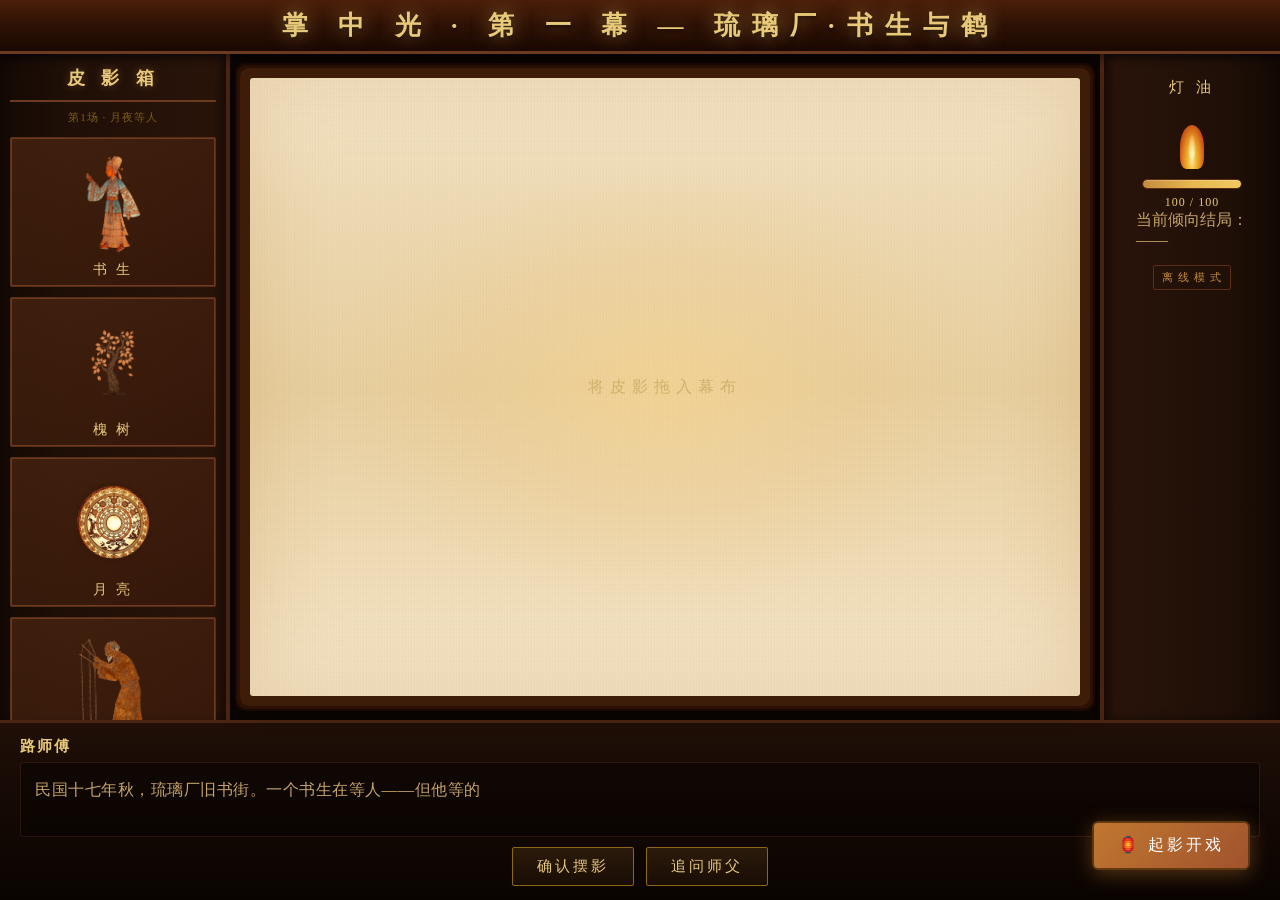
<file: index.html>
<!DOCTYPE html>
<html lang="zh-CN">
<head>
<meta charset="UTF-8">
<meta name="viewport" content="width=device-width, initial-scale=1.0">
    <title>掌中光 · 皮影戏AI互动影游</title>
    <link rel="stylesheet" href="css/theater.css">
    <link rel="stylesheet" href="css/animation-player.css">
</head>
<body>

<div class="header">掌 中 光 · 第 一 幕 — 琉璃厂·书生与鹤</div>

<div class="main-area">
    <!-- 左侧：皮影箱 -->
    <div class="puppet-box scroll" id="puppetBox">
        <h3>皮 影 箱</h3>
        <div class="scene-info" id="sceneInfo">第1场 · 月夜等人</div>

            <!-- 书生（真实图片） -->
            <div class="puppet-card" data-puppet="scholar" data-act="1">
                <div class="puppet-icon"><img src="assets/images/scholar.png" alt="scholar" draggable="false"></div>
                <div class="puppet-name">书 生</div>
            </div>

            <!-- 槐树（真实图片） -->
            <div class="puppet-card" data-puppet="tree" data-act="1">
                <div class="puppet-icon"><img src="assets/images/tree.png" alt="tree" draggable="false"></div>
                <div class="puppet-name">槐 树</div>
            </div>

            <!-- 月亮（真实图片） -->
            <div class="puppet-card" data-puppet="moon" data-act="1,3">
                <div class="puppet-icon"><img src="assets/images/moon.png" alt="moon" draggable="false"></div>
                <div class="puppet-name">月 亮</div>
            </div>

            <!-- 老者（真实图片） -->
            <div class="puppet-card" data-puppet="elder" data-act="1,2,3">
                <div class="puppet-icon"><img src="assets/images/elder.png" alt="elder" draggable="false"></div>
                <div class="puppet-name">老 者</div>
            </div>

            <!-- 信（无图片，内联SVG） -->
            <div class="puppet-card" data-puppet="letter" data-act="1">
                <div class="puppet-icon"><svg viewBox="0 0 100 100">
<defs>
  <linearGradient id="letterGrad" x1="0" y1="0" x2="0" y2="1"><stop offset="0%" stop-color="#f5e6c0"/><stop offset="100%" stop-color="#d4b888"/></linearGradient>
</defs>
<!-- 信封背面 -->
<rect x="18" y="22" width="64" height="60" rx="2" fill="url(#letterGrad)" stroke="#8b6914" stroke-width="1.5"/>
<!-- 信封折痕（V形） -->
<path d="M18,22 L50,50 L82,22" fill="none" stroke="#8b6914" stroke-width="1.2"/>
<path d="M18,22 L50,50 L82,22 L82,82 L18,82 Z" fill="none" stroke="#8b6914" stroke-width="0.8" opacity="0.5"/>
<!-- 信封正面（下半部分） -->
<path d="M18,50 L50,50 L82,50 L82,82 L18,82 Z" fill="#e8d5a0" stroke="#8b6914" stroke-width="1"/>
<!-- 封口火漆 -->
<circle cx="50" cy="62" r="7" fill="#c43030" stroke="#8b1a1a" stroke-width="1"/>
<circle cx="50" cy="62" r="4" fill="#a02020" opacity="0.6"/>
<path d="M47,59 L50,62 L53,59 M50,59 L50,65" stroke="#8b1a1a" stroke-width="0.8"/>
<!-- 信封边纹 -->
<path d="M22,28 L26,28 M22,32 L28,32" stroke="#c4a050" stroke-width="0.6" opacity="0.4"/>
<path d="M74,28 L78,28 M72,32 L78,32" stroke="#c4a050" stroke-width="0.6" opacity="0.4"/>
<!-- 地址竖排（仿古） -->
<line x1="30" y1="56" x2="30" y2="74" stroke="#8b6914" stroke-width="0.5" opacity="0.3"/>
<line x1="70" y1="56" x2="70" y2="74" stroke="#8b6914" stroke-width="0.5" opacity="0.3"/>
<!-- 阴影 -->
<rect x="22" y="26" width="56" height="52" rx="1" fill="none" stroke="#c4a050" stroke-width="0.4" opacity="0.2"/>
                </svg></div>
                <div class="puppet-name">信</div>
            </div>

            <!-- 金蟾（真实图片） -->
            <div class="puppet-card" data-puppet="frog" data-act="1">
                <div class="puppet-icon"><img src="assets/images/frog.png" alt="frog" draggable="false"></div>
                <div class="puppet-name">金 蟾</div>
            </div>

            <!-- 灯（无图片，内联SVG） -->
            <div class="puppet-card" data-puppet="lamp" data-act="1,2,3">
                <div class="puppet-icon"><svg viewBox="0 0 80 140">
<defs>
  <linearGradient id="lampBaseGrad" x1="0" y1="0" x2="0" y2="1"><stop offset="0%" stop-color="#6b4020"/><stop offset="100%" stop-color="#3a2010"/></linearGradient>
  <radialGradient id="flameGrad" cx="50%" cy="70%"><stop offset="0%" stop-color="#fff8d0"/><stop offset="30%" stop-color="#f0c850"/><stop offset="60%" stop-color="#e08820"/><stop offset="100%" stop-color="#c04010"/></radialGradient>
</defs>
<!-- 火焰 -->
<path d="M40,12 Q35,18 36,28 Q38,35 40,38 Q42,35 44,28 Q45,18 40,12 Z" fill="url(#flameGrad)" stroke="#8b4513" stroke-width="0.8"/>
<ellipse cx="40" cy="30" rx="3" ry="6" fill="#fff8d0" opacity="0.6"/>
<!-- 灯芯 -->
<line x1="40" y1="38" x2="40" y2="45" stroke="#3a2010" stroke-width="1.5"/>
<!-- 灯口 -->
<ellipse cx="40" cy="45" rx="12" ry="3" fill="#5a3a1a" stroke="#3a2010" stroke-width="1"/>
<!-- 灯碗（油碗） -->
<path d="M28,45 Q26,55 30,62 L50,62 Q54,55 52,45 Z" fill="url(#lampBaseGrad)" stroke="#3a2010" stroke-width="1.5"/>
<!-- 油面 -->
<ellipse cx="40" cy="47" rx="10" ry="2" fill="#e8a020" opacity="0.5"/>
<!-- 灯柱 -->
<rect x="36" y="62" width="8" height="50" rx="1" fill="url(#lampBaseGrad)" stroke="#3a2010" stroke-width="1.2"/>
<!-- 灯柱纹路 -->
<line x1="38" y1="70" x2="38" y2="105" stroke="#3a2010" stroke-width="0.5" opacity="0.4"/>
<line x1="42" y1="70" x2="42" y2="105" stroke="#3a2010" stroke-width="0.5" opacity="0.4"/>
<rect x="35" y="80" width="10" height="3" fill="#5a3a1a" opacity="0.5"/>
<rect x="35" y="95" width="10" height="3" fill="#5a3a1a" opacity="0.5"/>
<!-- 底座 -->
<path d="M24,112 L56,112 L58,125 L22,125 Z" fill="url(#lampBaseGrad)" stroke="#3a2010" stroke-width="1.5"/>
<rect x="20" y="125" width="40" height="8" rx="2" fill="#3a2010" stroke="#1a0a02" stroke-width="1"/>
<!-- 底座纹 -->
<circle cx="40" cy="118" r="3" fill="#c4a050" opacity="0.3" stroke="#8b6914" stroke-width="0.5"/>
<!-- 光晕 -->
<circle cx="40" cy="25" r="20" fill="#f0c850" opacity="0.06"/>
<circle cx="40" cy="25" r="15" fill="#f0c850" opacity="0.1"/>
                </svg></div>
                <div class="puppet-name">灯</div>
            </div>

            <!-- 白骨精（无图片，内联SVG） -->
            <div class="puppet-card" data-puppet="demon" data-act="2">
                <div class="puppet-icon"><svg viewBox="0 0 100 140">
<defs>
  <linearGradient id="demonGrad" x1="0" y1="0" x2="0" y2="1"><stop offset="0%" stop-color="#d4c8b8"/><stop offset="40%" stop-color="#a89888"/><stop offset="100%" stop-color="#6a5a4a"/></linearGradient>
</defs>
<!-- 骨架身形 -->
<path d="M35,52 L28,135 Q26,139 32,140 L68,140 Q74,139 72,135 L65,52 Z" fill="url(#demonGrad)" stroke="#4a3a2a" stroke-width="1.5" opacity="0.85"/>
<!-- 肋骨镂空 -->
<path d="M38,65 Q43,60 48,65" fill="none" stroke="#4a3a2a" stroke-width="0.8" opacity="0.6"/>
<path d="M52,65 Q57,60 62,65" fill="none" stroke="#4a3a2a" stroke-width="0.8" opacity="0.6"/>
<path d="M36,75 Q43,70 50,75" fill="none" stroke="#4a3a2a" stroke-width="0.8" opacity="0.5"/>
<path d="M50,75 Q57,70 64,75" fill="none" stroke="#4a3a2a" stroke-width="0.8" opacity="0.5"/>
<path d="M38,85 Q45,80 52,85" fill="none" stroke="#4a3a2a" stroke-width="0.7" opacity="0.4"/>
<path d="M48,85 Q55,80 62,85" fill="none" stroke="#4a3a2a" stroke-width="0.7" opacity="0.4"/>
<!-- 脊椎线 -->
<line x1="50" y1="55" x2="50" y2="100" stroke="#4a3a2a" stroke-width="1.2" opacity="0.4"/>
<!-- 飘带（破败） -->
<path d="M28,70 Q18,78 20,90 Q22,85 25,88 Q24,80 28,70 Z" fill="#8a7868" opacity="0.4" stroke="#4a3a2a" stroke-width="0.6"/>
<path d="M72,75 Q82,82 80,95 Q78,90 75,92 Q76,84 72,75 Z" fill="#8a7868" opacity="0.35" stroke="#4a3a2a" stroke-width="0.6"/>
<!-- 袖口（撕裂） -->
<path d="M24,52 Q14,58 12,68 Q16,72 20,68 Q22,62 28,56 Z" fill="#8a7868" stroke="#4a3a2a" stroke-width="1"/>
<path d="M76,52 Q86,58 88,68 Q84,72 80,68 Q78,62 72,56 Z" fill="#8a7868" stroke="#4a3a2a" stroke-width="1"/>
<!-- 骷髅头 -->
<path d="M34,44 Q32,24 50,18 Q68,24 66,44 Z" fill="#c4b8a0" stroke="#4a3a2a" stroke-width="1.5"/>
<!-- 眼窝 -->
<ellipse cx="42" cy="32" rx="6" ry="7" fill="#2a1a0a" stroke="#4a3a2a" stroke-width="1"/>
<ellipse cx="58" cy="32" rx="6" ry="7" fill="#2a1a0a" stroke="#4a3a2a" stroke-width="1"/>
<!-- 眼窝底光 -->
<ellipse cx="42" cy="36" rx="3" ry="2" fill="#e8a040" opacity="0.4"/>
<ellipse cx="58" cy="36" rx="3" ry="2" fill="#e8a040" opacity="0.4"/>
<!-- 鼻洞 -->
<path d="M48,40 L50,44 L52,40" fill="#2a1a0a" stroke="#4a3a2a" stroke-width="0.6"/>
<!-- 齿 -->
<path d="M44,47 L46,50 L48,47" fill="none" stroke="#4a3a2a" stroke-width="0.7"/>
<path d="M52,47 L54,50 L56,47" fill="none" stroke="#4a3a2a" stroke-width="0.7"/>
<!-- 长发（乱） -->
<path d="M34,30 Q25,25 22,35 Q24,28 28,32 Q28,22 30,38" fill="#1a0a02" opacity="0.3"/>
<path d="M66,30 Q75,25 78,35 Q76,28 72,32 Q72,22 70,38" fill="#1a0a02" opacity="0.3"/>
<!-- 利爪手指 -->
<path d="M12,68 L8,75" stroke="#c4b8a0" stroke-width="1.5" stroke-linecap="round"/>
<path d="M14,66 L11,74" stroke="#c4b8a0" stroke-width="1.3" stroke-linecap="round"/>
<path d="M16,65 L14,73" stroke="#c4b8a0" stroke-width="1.2" stroke-linecap="round"/>
<path d="M88,68 L92,75" stroke="#c4b8a0" stroke-width="1.5" stroke-linecap="round"/>
<path d="M86,66 L89,74" stroke="#c4b8a0" stroke-width="1.3" stroke-linecap="round"/>
<path d="M84,65 L86,73" stroke="#c4b8a0" stroke-width="1.2" stroke-linecap="round"/>
<!-- 脚（骨感） -->
<path d="M32,138 L26,140 L36,140 Z" fill="#8a7868" stroke="#4a3a2a" stroke-width="0.8"/>
<path d="M64,138 L58,140 L68,140 Z" fill="#8a7868" stroke="#4a3a2a" stroke-width="0.8"/>
                </svg></div>
                <div class="puppet-name">白骨精</div>
            </div>

            <!-- 孙悟空（无图片，内联SVG） -->
            <div class="puppet-card" data-puppet="monkey" data-act="2">
                <div class="puppet-icon"><svg viewBox="0 0 110 140">
<defs>
  <linearGradient id="monkeyGrad" x1="0" y1="0" x2="0" y2="1"><stop offset="0%" stop-color="#8a5a30"/><stop offset="100%" stop-color="#4a2a10"/></linearGradient>
</defs>
<!-- 身体（蹲姿） -->
<path d="M30,55 Q25,80 28,105 Q30,120 38,138 L68,138 Q76,120 78,105 Q80,80 78,55 Z" fill="url(#monkeyGrad)" stroke="#2a1508" stroke-width="1.5"/>
<!-- 虎皮裙 -->
<path d="M30,85 Q25,105 28,115 L78,115 Q80,105 78,85 Z" fill="#c49a30" opacity="0.45" stroke="#8a6514" stroke-width="0.8"/>
<path d="M35,90 L35,112 M45,88 L45,114 M55,88 L55,114 M65,90 L65,112" stroke="#8a6514" stroke-width="0.5" opacity="0.5"/>
<!-- 虎皮斑纹 -->
<path d="M38,95 Q42,92 46,95 M54,95 Q58,92 62,95" fill="none" stroke="#5a3a10" stroke-width="0.8" opacity="0.4"/>
<path d="M40,105 Q44,102 48,105 M56,105 Q60,102 64,105" fill="none" stroke="#5a3a10" stroke-width="0.8" opacity="0.4"/>
<!-- 披甲（上半身） -->
<path d="M28,55 Q24,70 26,80 L80,80 Q82,70 80,55 Z" fill="#c4a050" opacity="0.3" stroke="#8a6514" stroke-width="0.8"/>
<rect x="32" y="62" width="44" height="6" rx="1" fill="#c4a050" opacity="0.35" stroke="#8a6514" stroke-width="0.5"/>
<circle cx="54" cy="68" r="6" fill="#c43030" opacity="0.5" stroke="#8a6514" stroke-width="0.8"/>
<!-- 胳膊 -->
<path d="M24,58 Q12,65 8,75" fill="none" stroke="#8a5a30" stroke-width="7" stroke-linecap="round"/>
<path d="M84,58 Q96,65 100,75" fill="none" stroke="#8a5a30" stroke-width="7" stroke-linecap="round"/>
<!-- 右手握金箍棒 -->
<line x1="100" y1="75" x2="105" y2="110" stroke="#d4a040" stroke-width="2.5" stroke-linecap="round"/>
<line x1="105" y1="110" x2="98" y2="135" stroke="#d4a040" stroke-width="2" stroke-linecap="round"/>
<line x1="105" y1="110" x2="112" y2="130" stroke="#d4a040" stroke-width="0.6" opacity="0.5"/>
<!-- 棒头云纹 -->
<path d="M96,73 Q98,70 102,72 Q104,70 106,73" fill="none" stroke="#e8c860" stroke-width="0.8"/>
<!-- 猴脸 -->
<ellipse cx="55" cy="34" rx="18" ry="16" fill="#d4a878" stroke="#2a1508" stroke-width="1.5"/>
<!-- 猴毛 -->
<path d="M37,28 Q40,22 45,24" fill="none" stroke="#8a5a30" stroke-width="0.8"/>
<path d="M65,28 Q68,22 73,24" fill="none" stroke="#8a5a30" stroke-width="0.8"/>
<!-- 紧箍 -->
<path d="M37,22 Q55,14 73,22" fill="none" stroke="#d4a040" stroke-width="2.5"/>
<circle cx="55" cy="16" r="2" fill="#d4a040"/>
<!-- 火眼金睛 -->
<ellipse cx="48" cy="32" rx="4" ry="3" fill="#e8a040" stroke="#2a1508" stroke-width="1"/>
<ellipse cx="62" cy="32" rx="4" ry="3" fill="#e8a040" stroke="#2a1508" stroke-width="1"/>
<circle cx="49" cy="32" r="2" fill="#2a1508"/>
<circle cx="63" cy="32" r="2" fill="#2a1508"/>
<circle cx="49.5" cy="31" r="0.8" fill="#fff8e0" opacity="0.8"/>
<circle cx="63.5" cy="31" r="0.8" fill="#fff8e0" opacity="0.8"/>
<!-- 嘴 -->
<path d="M48,40 Q55,43 62,40" fill="none" stroke="#2a1508" stroke-width="1.2"/>
<!-- 尖耳 -->
<path d="M37,28 Q30,20 32,14 Q36,18 40,24" fill="#8a5a30" stroke="#2a1508" stroke-width="0.8"/>
<path d="M73,28 Q80,20 78,14 Q74,18 70,24" fill="#8a5a30" stroke="#2a1508" stroke-width="0.8"/>
<!-- 云靴 -->
<path d="M34,134 L28,138 L40,138 Z" fill="#3a2010" stroke="#2a1508" stroke-width="0.8"/>
<path d="M66,134 L60,138 L72,138 Z" fill="#3a2010" stroke="#2a1508" stroke-width="0.8"/>
<!-- 脚底祥云 -->
<path d="M30,136 Q34,133 38,136" fill="none" stroke="#c4a050" stroke-width="0.6" opacity="0.4"/>
<path d="M62,136 Q66,133 70,136" fill="none" stroke="#c4a050" stroke-width="0.6" opacity="0.4"/>
                </svg></div>
                <div class="puppet-name">孙悟空</div>
            </div>

            <!-- 竹子（无图片，内联SVG） -->
            <div class="puppet-card" data-puppet="bamboo" data-act="2">
                <div class="puppet-icon"><svg viewBox="0 0 100 140">
<defs>
  <linearGradient id="bambooGrad" x1="0" y1="0" x2="1" y2="0"><stop offset="0%" stop-color="#4a6a2a"/><stop offset="40%" stop-color="#6a8a40"/><stop offset="100%" stop-color="#4a6a2a"/></linearGradient>
  <linearGradient id="bambooGrad2" x1="1" y1="0" x2="0" y2="0"><stop offset="0%" stop-color="#4a6a2a"/><stop offset="40%" stop-color="#6a8a40"/><stop offset="100%" stop-color="#4a6a2a"/></linearGradient>
</defs>
<!-- 左竿 -->
<rect x="22" y="10" width="10" height="130" rx="2" fill="url(#bambooGrad)" stroke="#2a4a15" stroke-width="1.2"/>
<!-- 竹节 -->
<rect x="20" y="42" width="14" height="5" rx="1" fill="#3a5a1a" stroke="#2a4a15" stroke-width="0.6"/>
<rect x="20" y="78" width="14" height="5" rx="1" fill="#3a5a1a" stroke="#2a4a15" stroke-width="0.6"/>
<rect x="20" y="112" width="14" height="5" rx="1" fill="#3a5a1a" stroke="#2a4a15" stroke-width="0.6"/>
<!-- 中竿 -->
<rect x="44" y="5" width="10" height="135" rx="2" fill="url(#bambooGrad2)" stroke="#2a4a15" stroke-width="1.2"/>
<rect x="42" y="35" width="14" height="5" rx="1" fill="#3a5a1a" stroke="#2a4a15" stroke-width="0.6"/>
<rect x="42" y="72" width="14" height="5" rx="1" fill="#3a5a1a" stroke="#2a4a15" stroke-width="0.6"/>
<rect x="42" y="108" width="14" height="5" rx="1" fill="#3a5a1a" stroke="#2a4a15" stroke-width="0.6"/>
<!-- 右竿（略弯） -->
<path d="M72,8 L82,138" fill="none" stroke="#4a6a2a" stroke-width="9" stroke-linecap="round"/>
<path d="M72,8 L82,138" fill="none" stroke="#2a4a15" stroke-width="1.2" opacity="0.4"/>
<rect x="68" y="30" width="14" height="5" rx="1" fill="#3a5a1a" stroke="#2a4a15" stroke-width="0.6" transform="rotate(3 75 32)"/>
<rect x="71" y="68" width="14" height="5" rx="1" fill="#3a5a1a" stroke="#2a4a15" stroke-width="0.6" transform="rotate(3 78 70)"/>
<rect x="74" y="105" width="14" height="5" rx="1" fill="#3a5a1a" stroke="#2a4a15" stroke-width="0.6" transform="rotate(3 81 107)"/>
<!-- 竹叶 -->
<path d="M28,42 Q15,30 10,20" fill="none" stroke="#4a6a2a" stroke-width="2.5" stroke-linecap="round"/>
<path d="M28,42 Q18,35 12,28" fill="none" stroke="#4a6a2a" stroke-width="1.8" stroke-linecap="round" opacity="0.7"/>
<path d="M28,42 Q25,28 20,18" fill="none" stroke="#4a6a2a" stroke-width="1.5" stroke-linecap="round" opacity="0.5"/>
<path d="M50,35 Q55,20 52,8" fill="none" stroke="#5a7a3a" stroke-width="2.8" stroke-linecap="round"/>
<path d="M50,35 Q58,22 60,12" fill="none" stroke="#5a7a3a" stroke-width="2" stroke-linecap="round" opacity="0.7"/>
<path d="M50,35 Q45,22 42,10" fill="none" stroke="#5a7a3a" stroke-width="1.8" stroke-linecap="round" opacity="0.5"/>
<path d="M78,30 Q90,22 96,15" fill="none" stroke="#4a6a2a" stroke-width="2.2" stroke-linecap="round"/>
<path d="M78,30 Q88,28 92,20" fill="none" stroke="#4a6a2a" stroke-width="1.5" stroke-linecap="round" opacity="0.6"/>
<!-- 根 -->
<path d="M20,138 Q16,140 14,138" fill="none" stroke="#2a4a15" stroke-width="1" opacity="0.5"/>
<path d="M26,138 Q24,141 22,139" fill="none" stroke="#2a4a15" stroke-width="0.8" opacity="0.4"/>
<path d="M42,138 Q38,140 36,138" fill="none" stroke="#2a4a15" stroke-width="1" opacity="0.5"/>
<path d="M48,138 Q46,141 44,139" fill="none" stroke="#2a4a15" stroke-width="0.8" opacity="0.4"/>
<path d="M75,138 Q78,140 80,138" fill="none" stroke="#2a4a15" stroke-width="0.8" opacity="0.4"/>
<!-- 镂空叶脉 -->
<path d="M15,25 Q20,30 25,40" fill="none" stroke="#a8c878" stroke-width="0.4" opacity="0.35"/>
<path d="M53,12 Q50,20 48,32" fill="none" stroke="#a8c878" stroke-width="0.4" opacity="0.3"/>
                </svg></div>
                <div class="puppet-name">竹 子</div>
            </div>

            <!-- 路师傅（真实图片） -->
            <div class="puppet-card" data-puppet="master" data-act="2,3">
                <div class="puppet-icon"><img src="assets/images/master.png" alt="master" draggable="false"></div>
                <div class="puppet-name">路师傅</div>
            </div>
        </div>

        <!-- 中间：白布舞台 -->
        <div class="stage-wrapper">
            <div class="stage" id="stage">
                <div class="stage-hint">将皮影拖入幕布</div>
            </div>
        </div>

        <!-- 右侧：信息面板 -->
        <div class="info-panel">
            <div class="lamp-section">
                <div class="lamp-label">灯 油</div>
                <div class="flame-container">
                    <div class="flame" id="flame"></div>
                </div>
                <div class="oil-bar-outer">
                    <div class="oil-bar-inner" id="oilBar"></div>
                </div>
                <div class="oil-text" id="oilText">100 / 100</div>
            </div>
            <div class="ending-preview">当前倾向结局：<br><span id="endingHint">——</span></div>
        </div>
    </div>

<!-- 底部：对话框 -->
<div class="dialogue-area">
    <div class="dialogue-speaker" id="speaker">路师傅</div>
    <div class="dialogue-text scroll" id="dialogueText">
        民国十七年秋，琉璃厂旧书街。<br><br>
        一个书生在等人——但他等的不是人，是一封永远不会寄到的信。
    </div>
    <div class="btn-row">
        <button class="btn" id="btnConfirm">确认摆影</button>
        <button class="btn" id="btnAsk">追问师父</button>
        <button class="btn" id="btnNext" style="display:none;">下一场</button>
    </div>
</div>

<!-- 外部脚本：按依赖顺序加载 -->
<script src="js/config.example.js"></script>
<script src="data/acts.json"></script>
<script src="data/prompts.json"></script>
<script src="js/event-bus.js"></script>
<script src="js/game.js"></script>
<script src="js/lamp.js"></script>
<script src="js/save.js"></script>
<script src="js/puppet-images.js"></script>
<script src="js/prompt-builder.js"></script>
<script src="js/shadow-judge.js"></script>
<!-- AI 服务模块 五合一（LLM + 文生图 + 图生视频 + TTS + 音频生成） -->
<script src="js/ai-all.js"></script>
<!-- 动画模块 -->
<script src="js/animate-request.js"></script>
<script src="js/animate-player.js"></script>
<script src="js/animate-fallback.js"></script>
<script src="js/puppets.js"></script>
<script src="js/theater.js"></script>
<script src="js/main.js"></script>

<script>
// 动画生成按钮事件绑定（等待DOM和模块就绪）
document.addEventListener('DOMContentLoaded', function() {
    const btn = document.getElementById('start-animate-btn');
    const closeBtn = document.getElementById('animate-close');
    const modal = document.getElementById('animation-modal');

    if (!btn || !modal) return;

    btn.addEventListener('click', async function() {
        if (typeof puppetStage === 'undefined') {
            alert('皮影系统尚未就绪，请稍后再试');
            return;
        }

        const layout = puppetStage.getShadowLayoutJSON();
        if (!layout.puppets || layout.puppets.length === 0) {
            alert('请先将皮影拖拽至白布戏台，再生成动画');
            return;
        }

        if (typeof gameState === 'undefined') {
            alert('游戏状态未初始化');
            return;
        }

        if (gameState.lampOil < 10) {
            alert('灯油不足（至少需要10%），无法起影开戏');
            return;
        }

        // 消耗灯油
        if (typeof lampSystem !== 'undefined') {
            lampSystem.cutOil(10);
        }
        gameState.lampOil = Math.max(0, gameState.lampOil - 10);
        var oilEl = document.getElementById('oil-value') || document.getElementById('oilText');
        if (oilEl) oilEl.textContent = Math.round(gameState.lampOil);

        btn.disabled = true;
        btn.textContent = '⏳ AI正在生成皮影动画...';

        try {
            var result = await AnimateRequest.generateFullAnimation(layout, gameState);

            if (result.success) {
                var player = new AnimatePlayer(result.data);
                window._animatePlayer = player;
                player.playAllShots();
            } else {
                alert('AI动画生成失败，启用简易兜底动画\n' + (result.error || ''));
                FallbackAnimate.injectSwingStyle();
                FallbackAnimate.runSimpleStage(layout, gameState);
            }
        } catch (e) {
            console.error('[动画按钮] 异常:', e);
            alert('动画生成异常：' + e.message);
            FallbackAnimate.injectSwingStyle();
            FallbackAnimate.runSimpleStage(layout, gameState);
        }

        btn.disabled = false;
        btn.textContent = '🏮 起影开戏';
    });

    if (closeBtn) {
        closeBtn.addEventListener('click', function() {
            modal.classList.remove('show');
            var video = document.getElementById('animate-video');
            if (video) { video.pause(); video.src = ''; }
            if (typeof audioSystem !== 'undefined') audioSystem.stopAllVoice();
            if (typeof gameState !== 'undefined' && gameState.afterAnimationCallback) {
                gameState.afterAnimationCallback();
            }
        });
    }

    console.log('[动画] 起影开戏按钮就绪');
});
</script>

<!-- ===== 皮影动画播放器弹窗 ===== -->
<div id="animation-modal" class="animate-modal">
    <div class="animate-container">
        <video id="animate-video" autoplay playsinline></video>
        <div id="animate-subtitle" class="subtitle-box"></div>
        <div class="animate-control">
            <button id="animate-skip" onclick="window._animatePlayer && window._animatePlayer.skip()">跳过当前</button>
            <button id="animate-close">关闭动画</button>
        </div>
    </div>
</div>

<!-- ===== 起影开戏按钮 ===== -->
<button id="start-animate-btn" class="animate-btn" title="生成皮影动画">🏮 起影开戏</button>

</body>
</html>
</file>
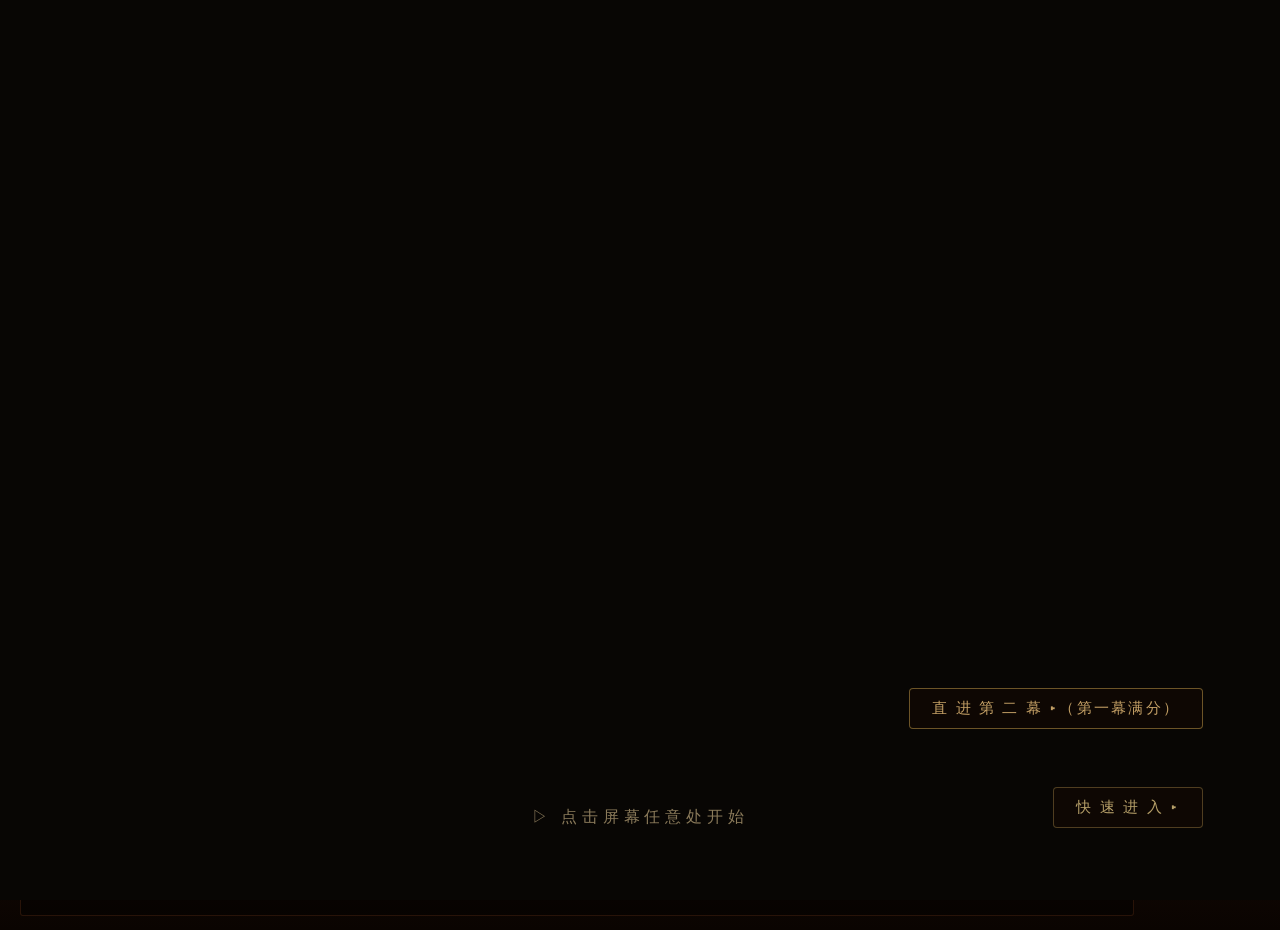
<file: act1.html>
<!DOCTYPE html>
<html lang="zh-CN">
<head>
<meta charset="UTF-8">
<meta name="viewport" content="width=device-width, initial-scale=1.0">
<title>掌中光 · 皮影戏AI互动影游</title>
<style>
/* ========================================
   掌中光 - 皮影戏台 · 真实皮影美学
   ======================================== */

* { margin: 0; padding: 0; box-sizing: border-box; user-select: none; -webkit-user-select: none; -webkit-user-drag: none; }
*:focus { outline: none !important; }
*:focus-visible { outline: none !important; }
img { -webkit-user-drag: none; pointer-events: none; }

body {
    background: #080402;
    font-family: 'STKaiti', 'KaiTi', '楷体', 'Microsoft YaHei', serif;
    height: 100vh;
    overflow: hidden;
    color: #c4a46c;
}

.header {
    height: 54px;
    background: linear-gradient(180deg, #4a1f0a 0%, #2d1105 50%, #1a0802 100%);
    display: flex;
    align-items: center;
    justify-content: center;
    color: #e8c97a;
    font-size: 26px;
    font-weight: bold;
    letter-spacing: 12px;
    border-bottom: 3px solid #6b3a1f;
    text-shadow: 0 0 18px rgba(232, 180, 90, 0.5), 0 2px 4px rgba(0,0,0,0.8);
    box-shadow: 0 2px 12px rgba(0,0,0,0.6);
    position: relative;
    z-index: 10;
}

.main-area {
    display: flex;
    height: calc(100vh - 54px - 180px);
    background: #0a0502;
    position: relative;
}

.puppet-box {
    width: 230px;
    background: linear-gradient(90deg, #140904, #1f0f07 30%, #2a140a 100%);
    border-right: 4px solid #4a2512;
    padding: 12px 10px;
    color: #c4a46c;
    overflow-y: auto;
    box-shadow: inset -4px 0 12px rgba(0,0,0,0.5);
}

.puppet-box h3 {
    color: #e8c97a;
    font-size: 18px;
    text-align: center;
    margin-bottom: 8px;
    letter-spacing: 6px;
    border-bottom: 2px solid #6b3a1f;
    padding-bottom: 10px;
    text-shadow: 0 0 10px rgba(232, 180, 90, 0.3);
}

.puppet-box .scene-info {
    font-size: 11px;
    color: #8b6914;
    text-align: center;
    margin-bottom: 12px;
    letter-spacing: 1px;
    opacity: 0.85;
}

.puppet-card .puppet-icon svg {
    width: 100%;
    height: 100%;
    display: block;
    pointer-events: none;
}

.puppet-card {
    background: linear-gradient(135deg, rgba(100,50,20,0.5), rgba(60,25,10,0.6));
    border: 2px solid #5a2d15;
    border-radius: 2px;
    padding: 8px 6px 6px;
    margin-bottom: 10px;
    cursor: grab;
    text-align: center;
    transition: all 0.25s;
    position: relative;
}

.puppet-card::after {
    content: '';
    position: absolute;
    top: -1px; left: -1px;
    right: -1px; bottom: -1px;
    border: 1px solid rgba(200,150,80,0.15);
    pointer-events: none;
}

.puppet-card:hover {
    background: linear-gradient(135deg, rgba(140,70,25,0.6), rgba(80,35,15,0.7));
    border-color: #c48a3e;
    box-shadow: 0 0 18px rgba(200,130,50,0.25);
    transform: translateY(-1px);
}

.puppet-card:active {
    cursor: grabbing;
    transform: scale(0.97);
}

.puppet-card.hidden {
    display: none !important;
}
/* 幕间休息：船卡片"新发现"的入场动画 */
#boatPuppetCard.revealed {
    animation: boatRevealIn 0.8s cubic-bezier(0.22, 0.9, 0.3, 1) forwards;
    box-shadow: 0 0 18px 4px rgba(255,200,80,0.55), inset 0 0 12px rgba(255,220,120,0.2);
}
@keyframes boatRevealIn {
    0%   { opacity: 0; transform: translateY(24px) scale(0.7); }
    60%  { opacity: 1; transform: translateY(-4px) scale(1.06); }
    100% { opacity: 1; transform: translateY(0) scale(1); }
}

/* 「展示皮影戏」按钮出现期间：皮影箱卡片不可按 */
.puppet-card.locked {
    filter: grayscale(1) brightness(0.55);
    opacity: 0.6;
    cursor: not-allowed;
    pointer-events: none;
    transform: none !important;
}
.puppet-card.locked:hover {
    background: linear-gradient(135deg, rgba(100,50,20,0.5), rgba(60,25,10,0.6));
    border-color: #5a2d15;
    box-shadow: none;
    transform: none !important;
}

/* 第二幕彩蛋：路师傅皮影用过一次后变黑、彻底禁用（整个第二幕只能放置一次） */
.puppet-card.master-egg-used {
    background: #2e2e2e;
    border-color: #555;
    filter: grayscale(1) brightness(0.85);
    opacity: 0.85;
    cursor: not-allowed;
    pointer-events: none;
    transform: none !important;
}
.puppet-card.master-egg-used .puppet-icon {
    filter: brightness(0.5) grayscale(1);   /* 皮影深灰剪影（不再是纯黑，仍能看清轮廓） */
}
.puppet-card.master-egg-used .puppet-name {
    color: #999;
}

.puppet-card .puppet-icon {
    display: block;
    width: 100%;
    height: 110px;
    margin-bottom: 4px;
}

.puppet-card .puppet-icon svg {
    width: 100%;
    height: 100%;
}

.puppet-card .puppet-icon img {
    width: 100%;
    height: 100%;
    object-fit: contain;
    display: block;
    pointer-events: none;
}

.puppet-card .puppet-name {
    font-size: 14px;
    color: #e8c97a;
    letter-spacing: 3px;
}

.stage-wrapper {
    flex: 1;
    display: flex;
    align-items: center;
    justify-content: center;
    padding: 24px 20px;
    position: relative;
    perspective: 1200px;
}

.stage-wrapper::before {
    content: '';
    position: absolute;
    inset: 0;
    background: radial-gradient(ellipse at center, rgba(200,150,80,0.06) 0%, transparent 70%);
    pointer-events: none;
}

/* 开场幕布 —— 从中间向两边拉开（模拟真实拉帘子）
   左帘向左滑出并收窄，右帘向右滑出并收窄，布料的褶皱压缩感 */
.curtain-panel {
    position: absolute;
    top: 0;
    bottom: 0;
    z-index: 50;
    background: url('assets/images/curtain.jpg') no-repeat;
    background-size: 200% 100%;
    pointer-events: none;
}

.curtain-left  { left: 0;    width: 50%; background-position: left center;  transform-origin: center left;  }
.curtain-right { right: 0;   width: 50%; background-position: right center; transform-origin: center right; }

/* 左帘 z-index 层次 */
.curtain-l1 { z-index: 55; }
.curtain-l2 { z-index: 54; }
.curtain-l3 { z-index: 53; }

/* 右帘 z-index 层次 */
.curtain-r1 { z-index: 55; }
.curtain-r2 { z-index: 54; }
.curtain-r3 { z-index: 53; }

/* 由 JS 触发幕布拉开 — 左帘 */
.curtain-opening.curtain-l1 { animation: curtainLeftOut 2.2s ease-in-out 0.5s forwards; }
.curtain-opening.curtain-l2 { animation: curtainLeftOut 2.2s ease-in-out 0.68s forwards; }
.curtain-opening.curtain-l3 { animation: curtainLeftOut 2.2s ease-in-out 0.86s forwards; }

/* 由 JS 触发幕布拉开 — 右帘 */
.curtain-opening.curtain-r1 { animation: curtainRightOut 2.2s ease-in-out 0.5s forwards; }
.curtain-opening.curtain-r2 { animation: curtainRightOut 2.2s ease-in-out 0.68s forwards; }
.curtain-opening.curtain-r3 { animation: curtainRightOut 2.2s ease-in-out 0.86s forwards; }

@keyframes curtainLeftOut {
    0%   { transform: translateX(0) skewY(0deg) scaleX(1); opacity: 1; }
    100% { transform: translateX(-110%) skewY(-8deg) scaleX(0.25); opacity: 0; }
}

@keyframes curtainRightOut {
    0%   { transform: translateX(0) skewY(0deg) scaleX(1); opacity: 1; }
    100% { transform: translateX(110%) skewY(8deg) scaleX(0.25); opacity: 0; }
}

/* ========================================
   开场序幕 —— 交互式「请点燃油灯吧」
   黑暗背景 + 左侧油灯 + 右侧木箱皮影
   ======================================== */

/* 全屏黑幕 */
.intro-overlay {
    position: fixed;
    inset: 0;
    z-index: 200;
    background: #080604;
    display: flex;
    flex-direction: column;
    align-items: center;
    justify-content: center;
    pointer-events: auto;
    transition: opacity 1.5s ease, background 1.5s ease;
}
.intro-overlay.fade-out {
    opacity: 0;
}
.intro-overlay.hidden {
    display: none;
}

/* 主场景：左右布局 */
.intro-scene {
    display: flex;
    align-items: center;
    justify-content: center;
    gap: 160px;
    width: 90%;
    max-width: 1080px;
}

/* ---- 左侧：油灯 ---- */
.intro-lamp-wrap {
    position: relative;
    width: 200px;
    height: 280px;
    cursor: pointer;
    display: flex;
    flex-direction: column;
    align-items: center;
    user-select: none;
    -webkit-user-drag: none;
    opacity: 0;
    pointer-events: none;   /* 未揭示前不可点击，避免提前点灯跳过剧情 */
    transition: opacity 2s ease;
}
.intro-lamp-wrap.revealed {
    opacity: 1;
    pointer-events: auto;   /* 剧情到达「可点灯」阶段后才可点 */
}

/* 灯图片 — 暗态默认灰暗 */
.intro-lamp-img {
    width: 100%;
    height: auto;
    filter: brightness(0.15) saturate(0.1);
    transition: filter 1.2s ease;
    pointer-events: none;
}
/* 点亮态 */
.intro-lamp-img.lit {
    filter: brightness(1.1) saturate(1.2) drop-shadow(0 0 30px rgba(255,180,60,0.6));
}

/* 光晕 — 点亮后可见 */
.intro-lamp-glow {
    position: absolute;
    top: 50%;
    left: 50%;
    width: 280px;
    height: 280px;
    transform: translate(-50%, -50%);
    border-radius: 50%;
    background: radial-gradient(circle at center,
        rgba(255,180,60,0.55) 0%,
        rgba(255,140,40,0.2) 35%,
        rgba(255,100,20,0.05) 65%,
        transparent 100%);
    opacity: 0;
    transition: opacity 1.5s ease;
    pointer-events: none;
    z-index: 0;
}
.intro-lamp-glow.visible {
    opacity: 1;
}

/* 火焰芯 — 点亮后可见，持续闪烁 */
.intro-lamp-flame {
    position: absolute;
    top: 38%;
    left: 50%;
    width: 14px;
    height: 26px;
    transform: translate(-50%, -50%);
    background: radial-gradient(ellipse at 50% 25%,
        rgba(255,255,200,0.95) 0%,
        rgba(255,200,60,0.8) 30%,
        rgba(255,100,20,0.3) 70%,
        transparent 100%);
    border-radius: 50% 50% 50% 50% / 60% 60% 40% 40%;
    box-shadow: 0 0 20px rgba(255,180,40,0.7), 0 0 50px rgba(255,120,30,0.35);
    opacity: 0;
    transition: opacity 0.8s ease;
    pointer-events: none;
    z-index: 2;
}
.intro-lamp-flame.visible {
    opacity: 1;
    animation: introFlameFlicker 0.12s ease-in-out infinite alternate;
}

@keyframes introFlameFlicker {
    0%   { transform: translate(-50%, -50%) scaleX(1) scaleY(1); }
    25%  { transform: translate(-48%, -52%) scaleX(0.88) scaleY(1.06); }
    50%  { transform: translate(-52%, -48%) scaleX(1.12) scaleY(0.94); }
    75%  { transform: translate(-50%, -51%) scaleX(0.82) scaleY(1.1); }
    100% { transform: translate(-49%, -49%) scaleX(1.06) scaleY(0.96); }
}

/* 油量显示 */
.intro-oil-display {
    font-family: 'STKaiti', 'KaiTi', '楷体', serif;
    font-size: 1.3rem;
    color: #c49a3c;
    text-shadow: 0 0 12px rgba(255,160,40,0.5);
    margin-top: 12px;
    opacity: 0;
    transform: translateY(8px);
    transition: opacity 0.6s ease 0.4s, transform 0.6s ease 0.4s;
    pointer-events: none;
}
.intro-oil-display.visible {
    opacity: 1;
    transform: translateY(0);
}

/* 油灯点亮的脉冲提示（未点亮时） */
.intro-lamp-wrap:not(.lit) .intro-lamp-img {
    animation: lampPulseHint 2.5s ease-in-out infinite;
}
@keyframes lampPulseHint {
    0%, 100% { filter: brightness(0.15) saturate(0.1); }
    50% { filter: brightness(0.3) saturate(0.2); }
}

/* ---- 右侧：木箱（皮影箱）---- */
.intro-box {
    width: 300px;
    background: linear-gradient(180deg,
        rgba(60,30,10,0.7) 0%,
        rgba(40,18,8,0.8) 50%,
        rgba(25,10,5,0.9) 100%);
    border: 3px solid rgba(100,60,25,0.5);
    border-radius: 6px;
    padding: 22px 16px;
    box-shadow:
        inset 0 2px 20px rgba(0,0,0,0.6),
        0 0 30px rgba(0,0,0,0.5);
    opacity: 0;
    transition: opacity 2s ease;
}
.intro-box.revealed {
    opacity: 1;
}

.intro-box-label {
    font-family: 'STKaiti', 'KaiTi', '楷体', serif;
    font-size: 1.2rem;
    color: #b8945c;
    text-align: center;
    margin-bottom: 14px;
    letter-spacing: 0.2em;
    border-bottom: 1px solid rgba(140,100,50,0.3);
    padding-bottom: 10px;
}

.intro-box-gallery {
    display: flex;
    flex-wrap: wrap;
    gap: 12px;
    justify-content: center;
}

/* 木箱中每张皮影卡片 */
.intro-puppet-card {
    width: 72px;
    height: 96px;
    background: rgba(20,10,5,0.6);
    border: 1px solid rgba(120,80,35,0.4);
    border-radius: 4px;
    display: flex;
    flex-direction: column;
    align-items: center;
    justify-content: center;
    gap: 4px;
    padding: 4px;
    transition: all 0.3s ease;
}
.intro-puppet-card img {
    width: 44px;
    height: 56px;
    object-fit: contain;
    filter: brightness(0.5) sepia(0.5);
    pointer-events: none;
}
.intro-puppet-name {
    font-family: 'STKaiti', 'KaiTi', '楷体', serif;
    font-size: 0.65rem;
    color: #9a8040;
    letter-spacing: 0.1em;
}

/* 灯点亮后木箱也变亮 */
.intro-box.lit {
    border-color: rgba(160,110,50,0.6);
    box-shadow:
        inset 0 2px 20px rgba(0,0,0,0.6),
        0 0 40px rgba(255,160,40,0.15);
}
.intro-box.lit .intro-puppet-card { border-color: rgba(180,120,50,0.5); background: rgba(30,15,8,0.5); }
.intro-box.lit .intro-puppet-card img { filter: brightness(0.8) sepia(0.3); }
.intro-box.lit .intro-puppet-name { color: #c4a44a; }

.lamp-bloom {
    position: fixed;
    inset: 0;
    z-index: 205;            /* 高于黑幕(200)，低于背景字幕层(210) */
    pointer-events: none;
    display: none;
    overflow: hidden;
}
.lamp-bloom-circle {
    position: absolute;
    width: 260px;
    height: 260px;
    border-radius: 50%;
    transform: scale(0.1);
    background: radial-gradient(circle at center,
        rgba(255,228,175,0.7) 0%,
        rgba(255,196,118,0.5) 30%,
        rgba(255,158,68,0.26) 55%,
        rgba(255,128,48,0.07) 78%,
        transparent 100%);
    box-shadow: 0 0 70px 28px rgba(255,168,80,0.25);
}

/* ---- 右侧：木箱（皮影箱）---- */
.intro-box {
    width: 300px;
    background: linear-gradient(180deg,
        rgba(60,30,10,0.7) 0%,
        rgba(40,18,8,0.8) 50%,
        rgba(25,10,5,0.9) 100%);
    border: 3px solid rgba(100,60,25,0.5);
    border-radius: 6px;
    padding: 22px 16px;
    box-shadow:
        inset 0 2px 20px rgba(0,0,0,0.6),
        0 0 30px rgba(0,0,0,0.5);
    opacity: 0;
    transition: opacity 2s ease;
}
.intro-box.revealed {
    opacity: 1;
}

.intro-box-label {
    font-family: 'STKaiti', 'KaiTi', '楷体', serif;
    font-size: 1.2rem;
    color: #b8945c;
    text-align: center;
    margin-bottom: 14px;
    letter-spacing: 0.2em;
    border-bottom: 1px solid rgba(140,100,50,0.3);
    padding-bottom: 10px;
}

.intro-box-gallery {
    display: flex;
    flex-wrap: wrap;
    gap: 12px;
    justify-content: center;
}

/* 木箱中每张皮影卡片 */
.intro-puppet-card {
    width: 72px;
    height: 96px;
    background: rgba(20,10,5,0.6);
    border: 1px solid rgba(120,80,35,0.4);
    border-radius: 4px;
    display: flex;
    flex-direction: column;
    align-items: center;
    justify-content: center;
    gap: 4px;
    padding: 4px;
    transition: all 0.3s ease;
}
.intro-puppet-card img {
    width: 44px;
    height: 56px;
    object-fit: contain;
    filter: brightness(0.5) sepia(0.5);
    pointer-events: none;
}
.intro-puppet-name {
    font-family: 'STKaiti', 'KaiTi', '楷体', serif;
    font-size: 0.65rem;
    color: #9a8040;
    letter-spacing: 0.1em;
}

/* 灯点亮后木箱也变亮 */
.intro-box.lit {
    border-color: rgba(160,110,50,0.6);
    box-shadow:
        inset 0 2px 20px rgba(0,0,0,0.6),
        0 0 40px rgba(255,160,40,0.15);
}
.intro-box.lit .intro-puppet-card { border-color: rgba(180,120,50,0.5); background: rgba(30,15,8,0.5); }
.intro-box.lit .intro-puppet-card img { filter: brightness(0.8) sepia(0.3); }
.intro-box.lit .intro-puppet-name { color: #c4a44a; }

/* ---- 底部字幕 ---- */
.intro-opening-line {
    position: absolute;
    bottom: 14%;
    left: 50%;
    transform: translateX(-50%);
    font-family: 'STKaiti', 'KaiTi', '楷体', serif;
    font-size: 1.5rem;
    color: #8a7a5a;
    text-shadow: 0 0 20px rgba(255,180,80,0.3);
    letter-spacing: 0.15em;
    pointer-events: none;
    z-index: 201;
    opacity: 0;
    transition: opacity 2s ease;
    white-space: nowrap;
}
.intro-opening-line.revealed {
    opacity: 0.7;
}
.intro-opening-line.fade-out {
    opacity: 0;
}

.intro-subtitle {
    position: absolute;
    bottom: 14%;
    left: 50%;
    transform: translateX(-50%);
    font-family: 'STKaiti', 'KaiTi', '楷体', serif;
    font-size: 1.5rem;
    color: #c4a46c;
    text-shadow: 0 0 20px rgba(255,180,80,0.3);
    letter-spacing: 0.15em;
    pointer-events: none;
    z-index: 201;
    opacity: 0;
    transition: opacity 2s ease;
}
.intro-subtitle.revealed {
    opacity: 1;
    animation: subtitlePulse 2.5s ease-in-out infinite;
}
@keyframes subtitlePulse {
    0%, 100% { opacity: 0.5; }
    50% { opacity: 0.9; }
}

/* 开始提示：页面打开即出现，提示用户可交互，避免「黑屏像打不开」 */
.intro-start-hint {
    position: absolute;
    bottom: 8%;
    left: 50%;
    transform: translateX(-50%);
    font-family: 'STKaiti', 'KaiTi', '楷体', serif;
    font-size: 1rem;
    color: #8a7a5a;
    letter-spacing: 0.3em;
    pointer-events: none;
    z-index: 201;
    animation: hintPulse 2s ease-in-out infinite;
}
@keyframes hintPulse {
    0%, 100% { opacity: 0.3; }
    50%      { opacity: 0.85; }
}

/* 快速进入按钮：跳过开场，直接进入第一幕场景 */
.intro-quick-enter {
    position: absolute;
    bottom: 8%;
    right: 6%;
    padding: 9px 22px;
    font-family: 'STKaiti', 'KaiTi', '楷体', serif;
    font-size: 0.95rem;
    letter-spacing: 0.15em;
    color: #c9b074;
    background: rgba(18,10,3,0.72);
    border: 1px solid rgba(160,130,70,0.5);
    border-radius: 4px;
    cursor: pointer;
    z-index: 202;
    opacity: 0.9;
    transition: color 0.3s ease, border-color 0.3s ease, background 0.3s ease, opacity 0.3s ease;
}
.intro-quick-enter:hover {
    color: #f0d488;
    border-color: rgba(220,180,80,0.7);
    background: rgba(28,16,5,0.85);
    opacity: 1;
}
/* 直接进第二幕按钮：置于「快速进入」上方，避免重叠 */
.intro-enter-act2 {
    bottom: 19%;
    color: #d8b070;
    border-color: rgba(190,150,70,0.6);
}
.intro-enter-act2:hover {
    color: #f3d789;
    border-color: rgba(230,190,90,0.8);
    background: rgba(28,16,5,0.85);
}

/* ====== 黑屏字幕滚动 ====== */
.story-intro-overlay {
    position: fixed;
    inset: 0;
    z-index: 210;
    background: #000;
    display: flex;
    justify-content: center;
    align-items: flex-end;
    overflow: hidden;
    opacity: 0;
    pointer-events: none;
    transition: opacity 1.5s ease;
}
.story-intro-overlay.visible {
    opacity: 1;
    pointer-events: auto;
}
.story-intro-overlay.fade-out {
    opacity: 0;
}
.story-intro-text {
    position: absolute;
    bottom: -100%;
    width: 70%;
    max-width: 700px;
    text-align: center;
    font-family: 'STKaiti', 'KaiTi', '楷体', serif;
    font-size: 1.35rem;
    line-height: 2.6;
    color: #c4a46c;
    text-shadow: 0 0 12px rgba(200,160,80,0.25);
    letter-spacing: 0.12em;
    white-space: pre-line;
}
.story-intro-overlay.visible .story-intro-text {
    animation: storyScroll 57s linear forwards;
}
@keyframes storyScroll {
    0%   { bottom: -100%; }
    100% { bottom: 100%; }
}

/* 跳过按钮 */
.story-skip-btn {
    position: absolute;
    bottom: 30px;
    right: 40px;
    padding: 8px 24px;
    font-family: 'STKaiti', 'KaiTi', '楷体', serif;
    font-size: 0.95rem;
    color: #ab9258;
    background: rgba(18,10,3,0.78);
    border: 1px solid rgba(160,130,70,0.55);
    border-radius: 4px;
    cursor: pointer;
    z-index: 211;
    opacity: 0;
    transition: opacity 0.8s ease, color 0.3s ease, border-color 0.3s ease, background 0.3s ease;
    letter-spacing: 0.15em;
}
.story-intro-overlay.visible .story-skip-btn {
    opacity: 0.85;
}
.story-skip-btn:hover {
    color: #e8c860;
    border-color: rgba(220,180,80,0.6);
    opacity: 1;
}

/* ====== 场次标题卡片 ====== */
.act-title-overlay {
    position: fixed;
    inset: 0;
    z-index: 215;
    display: flex;
    align-items: center;
    justify-content: center;
    opacity: 0;
    pointer-events: none;
    transition: opacity 1.5s ease;
}
.act-title-overlay.visible {
    opacity: 1;
}
.act-title-overlay.fade-out {
    opacity: 0;
}
.act-title-bg {
    position: absolute;
    inset: 0;
    background:
        radial-gradient(ellipse 70% 60% at 50% 50%, rgba(20,12,6,0.6) 0%, rgba(8,4,2,0.9) 70%),
        url('assets/images/stage-bg.jpg');
    background-size: cover;
    background-position: center;
    filter: blur(8px);
}
/* 第一幕第二场（信中之秘）开场标题卡：琉璃厂街景底 + 重暗遮罩，虚化后隐约透出场景 */
.act-title-overlay.act2 .act-title-bg {
    background:
        radial-gradient(ellipse 75% 65% at 50% 55%, rgba(8,4,2,0.72) 0%, rgba(4,2,0,0.92) 70%),
        url('assets/images/stage-bg-scene2.jpg');
    background-size: cover;
    background-position: center bottom;
    filter: blur(6px) brightness(0.45);
}
/* 第二幕（大栅栏）标题卡：背景为街景戏台（观众/灯笼/同仁堂），虚化浮现 */
.act-title-overlay.act2-title .act-title-bg {
    background:
        radial-gradient(ellipse 75% 65% at 50% 50%, rgba(10,6,3,0.35) 0%, rgba(6,3,1,0.72) 75%),
        url('assets/images/stage-bg-act2.jpg');
    background-size: cover;
    background-position: center bottom;
    filter: blur(7px);
}
.act-title-text {
    position: relative;
    z-index: 1;
    font-family: 'STKaiti', 'KaiTi', '楷体', serif;
    font-size: 3.6rem;
    color: #e8c860;
    text-shadow: 0 0 40px rgba(255,200,100,0.5), 0 0 80px rgba(200,160,80,0.3);
    letter-spacing: 0.35em;
    white-space: nowrap;
    opacity: 0;
    transition: opacity 1.2s ease 0.3s, transform 1.2s ease 0.3s;
}
.act-title-overlay.visible .act-title-text {
    opacity: 1;
}

/* ---- 第一幕评分卡 ---- */
.act1-score-card {
    position: fixed;
    inset: 0;
    z-index: 220;
    display: flex;
    align-items: center;
    justify-content: center;
    opacity: 0;
    pointer-events: none;
    transition: opacity 0.8s ease;
}
.act1-score-card.visible { opacity: 1; pointer-events: auto; }
.act1-score-card.fade-out { opacity: 0; pointer-events: none; }
.act1-score-bg {
    position: absolute;
    inset: 0;
    background:
        radial-gradient(ellipse 65% 55% at 50% 48%, rgba(15,10,5,0.55) 0%, rgba(5,3,1,0.92) 72%);
    backdrop-filter: blur(6px);
}
.act1-score-inner {
    position: relative;
    z-index: 1;
    text-align: center;
    padding: 36px 52px 32px;
    border: 1px solid rgba(232,200,96,0.25);
    border-radius: 14px;
    background: linear-gradient(160deg, rgba(30,20,12,0.92) 0%, rgba(18,12,7,0.96) 100%);
    max-width: 480px;
    box-shadow:
        0 0 60px rgba(232,200,96,0.08),
        inset 0 1px 0 rgba(255,220,140,0.08);
    transform: translateY(16px) scale(0.97);
    opacity: 0;
    transition: transform 0.8s ease 0.15s, opacity 0.8s ease 0.15s;
}
.act1-score-card.visible .act1-score-inner {
    transform: translateY(0) scale(1);
    opacity: 1;
}
.act1-score-label {
    font-family: 'STKaiti','KaiTi','楷体',serif;
    font-size: 13px;
    color: #a08858;
    letter-spacing: 0.35em;
    margin-bottom: 6px;
}
.act1-score-tier {
    font-family: 'STKaiti','KaiTi','楷体',serif;
    font-size: 2.4rem;
    font-weight: 500;
    letter-spacing: 0.2em;
    margin-bottom: 4px;
}
.act1-score-tier.ss { color: #c9a8ff; text-shadow: 0 0 30px rgba(201,168,255,0.35); }
.act1-score-tier.s  { color: #7ee8c4; text-shadow: 0 0 30px rgba(126,232,196,0.35); }
.act1-score-tier.a  { color: #f5c77a; text-shadow: 0 0 30px rgba(245,199,122,0.35); }
.act1-score-tier.b  { color: #f0b89a; text-shadow: 0 0 28px rgba(240,184,154,0.28); }
.act1-score-tier.c  { color: #e88a7a; text-shadow: 0 0 28px rgba(232,138,122,0.28); }
.act1-score-oil {
    font-family: 'STKaiti','KaiTi','楷体',serif;
    font-size: 14px;
    color: #bba67a;
    margin-bottom: 14px;
}
.act1-score-comment {
    font-family: 'STKaiti','KaiTi','楷体',serif;
    font-size: 15px;
    line-height: 1.85;
    color: #d4c49a;
    max-width: 400px;
    margin: 0 auto 20px;
}
.act1-score-hint {
    font-size: 12px;
    color: rgba(200,180,130,0.45);
    letter-spacing: 0.15em;
    animation: score-hint-pulse 2.2s ease-in-out infinite;
}
@keyframes score-hint-pulse {
    0%,100% { opacity: 0.35; }
    50% { opacity: 0.75; }
}

/* ---- 通关胜利画面 ---- */
.victory-overlay {
    position: fixed;
    inset: 0;
    z-index: 300;
    display: flex;
    align-items: center;
    justify-content: center;
    opacity: 0;
    pointer-events: none;
    transition: opacity 1s ease;
}
.victory-overlay.visible { opacity: 1; pointer-events: auto; }
.victory-bg {
    position: absolute;
    inset: 0;
    background:
        radial-gradient(ellipse 70% 60% at 50% 48%, rgba(20,12,6,0.60) 0%, rgba(6,3,1,0.94) 75%);
    backdrop-filter: blur(8px);
}
.victory-inner {
    position: relative;
    z-index: 1;
    text-align: center;
    padding: 44px 56px 38px;
    border: 1px solid rgba(232,200,96,0.30);
    border-radius: 16px;
    background: linear-gradient(165deg, rgba(35,22,14,0.95) 0%, rgba(15,10,5,0.97) 100%);
    max-width: 520px;
    box-shadow:
        0 0 80px rgba(232,200,96,0.12),
        0 0 2px rgba(255,220,140,0.15),
        inset 0 1px 0 rgba(255,220,140,0.10);
    transform: translateY(24px) scale(0.94);
    opacity: 0;
    transition: transform 1s ease 0.2s, opacity 1s ease 0.2s;
}
.victory-overlay.visible .victory-inner {
    transform: translateY(0) scale(1);
    opacity: 1;
}
.victory-title {
    font-family: 'STKaiti','KaiTi','楷体',serif;
    font-size: 1.9rem;
    font-weight: 600;
    color: #e8c864;
    letter-spacing: 0.18em;
    text-shadow: 0 0 40px rgba(232,200,100,0.35);
    margin-bottom: 8px;
    line-height: 1.5;
}
.victory-subtitle {
    font-family: 'STKaiti','KaiTi','楷体',serif;
    font-size: 15px;
    color: #a09068;
    letter-spacing: 0.12em;
    margin-bottom: 32px;
}
.victory-buttons {
    display: flex;
    gap: 18px;
    justify-content: center;
}
.victory-btn {
    font-family: 'STKaiti','KaiTi','楷体',serif;
    font-size: 15px;
    padding: 11px 36px;
    border: 1px solid rgba(232,200,96,0.28);
    border-radius: 8px;
    background: linear-gradient(160deg, rgba(45,30,18,0.9) 0%, rgba(25,16,8,0.95) 100%);
    color: #d4bc82;
    cursor: pointer;
    letter-spacing: 0.15em;
    transition: all 0.3s ease;
    box-shadow: 0 2px 12px rgba(0,0,0,0.3), inset 0 1px 0 rgba(255,220,140,0.06);
}
.victory-btn:hover {
    background: linear-gradient(160deg, rgba(60,40,22,0.95) 0%, rgba(35,22,12,0.98) 100%);
    color: #f0da90;
    border-color: rgba(232,200,96,0.50);
    box-shadow: 0 0 20px rgba(232,200,96,0.15), inset 0 1px 0 rgba(255,220,140,0.10);
    transform: translateY(-1px);
}
.victory-btn:active {
    transform: translateY(0);
}


/* ---- 底部字幕 ---- */
.intro-subtitle {
    position: absolute;
    bottom: 14%;
    left: 50%;
    transform: translateX(-50%);
    font-family: 'STKaiti', 'KaiTi', '楷体', serif;
    font-size: 1.5rem;
    color: #c4a46c;
    text-shadow: 0 0 20px rgba(255,180,80,0.3);
    letter-spacing: 0.15em;
    pointer-events: none;
    z-index: 201;
    opacity: 0;
    transition: opacity 2s ease;
}
.intro-subtitle.revealed {
    opacity: 1;
    animation: subtitlePulse 2.5s ease-in-out infinite;
}
@keyframes subtitlePulse {
    0%, 100% { opacity: 0.5; }
    50% { opacity: 0.9; }
}

.stage {
    width: 100%;
    height: 100%;
    position: relative;
    background:
        radial-gradient(ellipse 60% 50% at 50% 50%, rgba(255,220,150,0.35) 0%, rgba(240,200,130,0.15) 40%, transparent 70%),
        url('assets/images/stage-bg.jpg');
    background-size: cover;
    background-position: center;
    /* 注：原 transition: background 1.2s 已移除 — 切场时背景必须即时生效，
       否则 CSS 过渡动画 + 双次设置背景(advanceScene + _doStartCurrentScene)会导致
       正常推进与跳转按钮的背景渲染不一致（容差圈视觉大小不同）。 */
    border-radius: 3px;
    box-shadow:
        inset 0 0 80px rgba(180,120,50,0.2),
        0 0 0 10px #3d1c08,
        0 0 0 13px #2a1005,
        0 0 0 15px #1a0802,
        0 4px 30px rgba(0,0,0,0.7);
    overflow: hidden;
}

/* 第一幕第二场（信中之秘）：琉璃厂街景背景（荣宝斋/大渊阁） */
.stage.act2-bg {
    background:
        radial-gradient(ellipse 60% 50% at 50% 45%, rgba(255,230,160,0.25) 0%, rgba(240,200,130,0.10) 40%, transparent 70%),
        url('assets/images/stage-bg-scene2.jpg');
    background-size: cover;
    background-position: center bottom;
    box-shadow:
        inset 0 0 60px rgba(180,140,80,0.15),
        0 0 0 10px #4a2810,
        0 0 0 13px #331c0a,
        0 0 0 15px #1f1005,
        0 4px 30px rgba(0,0,0,0.7);
}

/* 月夜场景：月亮放到舞台上方时触发 */
.stage.night {
    background:
        radial-gradient(ellipse 60% 50% at 50% 50%, rgba(255,240,200,0.15) 0%, rgba(240,220,150,0.08) 40%, transparent 70%),
        url('assets/images/stage-night.jpg');
    background-size: cover;
    background-position: center;
    box-shadow:
        inset 0 0 120px rgba(20,40,80,0.4),
        0 0 0 10px #3d1c08,
        0 0 0 13px #2a1005,
        0 0 0 15px #1a0802,
        0 4px 30px rgba(0,0,0,0.7);
}

.stage::before {
    content: '';
    position: absolute;
    inset: 0;
    background:
        repeating-linear-gradient(90deg, transparent, transparent 2px, rgba(180,140,100,0.04) 2px, rgba(180,140,100,0.04) 3px),
        repeating-linear-gradient(0deg, transparent, transparent 1px, rgba(160,120,80,0.03) 1px, rgba(160,120,80,0.03) 2px);
    pointer-events: none;
    z-index: 1;
}

.stage::after {
    content: '';
    position: absolute;
    inset: 15%;
    background: radial-gradient(ellipse at center, rgba(255,200,100,0.12) 0%, transparent 70%);
    pointer-events: none;
    z-index: 1;
}

.stage-hint {
    position: absolute;
    top: 50%;
    left: 50%;
    transform: translate(-50%, -50%);
    color: #8B6914;
    font-size: 16px;
    opacity: 0.3;
    letter-spacing: 6px;
    pointer-events: none;
    z-index: 2;
    font-family: 'STKaiti', 'KaiTi', '楷体', serif;
}

.stage-puppet {
    position: absolute;
    cursor: grab;
    user-select: none;
    -webkit-user-drag: none;
    z-index: 3;
    filter: drop-shadow(3px 4px 6px rgba(0,0,0,0.5)) drop-shadow(0 0 2px rgba(180,120,50,0.3));
    transform: scaleX(1);
}
.stage-puppet.flipped {
    transform: scaleX(-1);
}
/* 油灯「亮着」：暖色光晕 + 顶部火焰光 */
.stage-puppet.lamp-lit {
    filter: drop-shadow(0 0 16px rgba(255,190,90,0.95)) drop-shadow(0 0 38px rgba(255,150,50,0.55));
}
/* 火焰光晕叠加 — 仅亮着时出现，覆盖在油灯火焰区域上方 */
.stage-puppet.lamp-lit::after {
    content: '';
    position: absolute;
    top: -4%;
    left: 50%;
    transform: translateX(-50%);
    width: 52%;
    height: 32%;
    background: radial-gradient(ellipse at center bottom,
        rgba(255,210,90,0.75) 0%,
        rgba(255,130,20,0.35) 45%,
        transparent 70%);
    border-radius: 50% 50% 42% 42%;
    animation: flameFlicker 0.55s ease-in-out infinite alternate;
    pointer-events: none;
    z-index: 10;
}
@keyframes flameFlicker {
    0%   { opacity: 0.55; transform: translateX(-50%) scale(0.95) translateY(0); }
    100% { opacity: 1;   transform: translateX(-50%) scale(1.06) translateY(-2px); }
}
/* .lamp-out 仅作 JS 状态标记（无额外视觉样式），火焰因移除 lamp-lit 自然消失 */
/* 通关/剧终时舞台变暗，但油灯保持发光不被压死 */
.stage-dark .stage-puppet.lamp-lit {
    filter: drop-shadow(0 0 20px rgba(255,190,90,1)) drop-shadow(0 0 50px rgba(255,150,50,0.7)) brightness(1.3);
}
.stage-dark .stage-puppet.lamp-lit::after {
    background: radial-gradient(ellipse at center bottom,
        rgba(255,220,100,0.9) 0%,
        rgba(255,140,30,0.5) 45%,
        transparent 70%);
}
.stage-puppet:focus { outline: none !important; }

.stage-puppet svg {
    width: 100%;
    height: 100%;
    display: block;
}

.stage-puppet img {
    display: block;
    pointer-events: none;
}

.puppet-drag-clone {
    position: fixed;
    pointer-events: none;
    z-index: 9999;
    opacity: 0.85;
    filter: drop-shadow(4px 6px 12px rgba(0,0,0,0.6)) drop-shadow(0 0 8px rgba(220,160,60,0.3));
}
.puppet-drag-clone.flipped {
    transform: scaleX(-1);
}

.puppet-drag-clone svg {
    width: 100%;
    height: 100%;
    display: block;
}

.puppet-card.dragging {
    opacity: 0.3;
    transform: scale(0.95);
}

.info-panel {
    width: 180px;
    background: linear-gradient(270deg, #140904, #1f0f07 30%, #2a140a 100%);
    border-left: 4px solid #4a2512;
    padding: 24px 12px;
    color: #c4a46c;
    display: flex;
    flex-direction: column;
    align-items: center;
    box-shadow: inset 4px 0 12px rgba(0,0,0,0.5);
}

.lamp-section {
    text-align: center;
}

.lamp-label {
    color: #e8c97a;
    font-size: 15px;
    letter-spacing: 4px;
    margin-bottom: 12px;
}

.flame-container {
    width: 50px;
    height: 60px;
    margin: 0 auto 10px;
    position: relative;
}

.flame {
    position: absolute;
    bottom: 0;
    left: 50%;
    transform: translateX(-50%);
    width: 24px;
    height: 44px;
    background: radial-gradient(ellipse at 50% 80%, #ffe8a0 0%, #f0b830 25%, #e08820 50%, #c04010 80%, transparent 100%);
    border-radius: 60% 60% 30% 30%;
    animation: flicker 0.12s infinite alternate;
    filter: blur(0.5px);
}

.flame::before {
    content: '';
    position: absolute;
    bottom: 10px;
    left: 50%;
    transform: translateX(-50%);
    width: 8px;
    height: 24px;
    background: radial-gradient(ellipse at 50% 100%, #fffde0 0%, #ffe8a0 30%, transparent 80%);
    border-radius: 50%;
    animation: flickerInner 0.1s infinite alternate-reverse;
}

@keyframes flicker {
    0%   { transform: translateX(-50%) scaleX(1)    scaleY(1);    opacity: 0.9; }
    33%  { transform: translateX(-50%) scaleX(0.85) scaleY(1.06); opacity: 1; }
    66%  { transform: translateX(-50%) scaleX(1.08) scaleY(0.94); opacity: 0.85; }
    100% { transform: translateX(-50%) scaleX(0.92) scaleY(1.03); opacity: 0.95; }
}

@keyframes flickerInner {
    0%   { transform: translateX(-50%) scale(1); }
    100% { transform: translateX(-50%) scale(0.85, 1.1) translateY(-2px); }
}

.oil-bar-outer {
    width: 100px;
    height: 10px;
    background: #1a0802;
    border: 1px solid #5a2d15;
    border-radius: 5px;
    overflow: hidden;
    margin: 0 auto;
}

.oil-bar-inner {
    height: 100%;
    width: 100%;
    background: linear-gradient(90deg, #c48a3e, #e8b850, #f0c860);
    border-radius: 5px;
    transition: width 0.6s ease, background 0.6s ease;
    box-shadow: inset 0 1px 0 rgba(255,255,255,0.2);
}

.oil-text {
    color: #e8c97a;
    font-size: 12px;
    margin-top: 6px;
    letter-spacing: 1px;
}

.dialogue-area {
    height: 210px;
    background: linear-gradient(0deg, #0a0401, #140904 50%, #1f0f07 100%);
    border-top: 3px solid #4a2512;
    padding: 14px 20px;
    display: flex;
    flex-direction: row;
    align-items: stretch;
    color: #c4a46c;
    box-shadow: 0 -2px 12px rgba(0,0,0,0.5);
    position: relative;
}

/* 对话框左侧：说话人 + 文本区 + 点击继续 */
.dialogue-main {
    flex: 1;
    display: flex;
    flex-direction: column;
    min-width: 0;
    position: relative;
}

.dialogue-speaker {
    color: #e8c97a;
    font-size: 15px;
    font-weight: bold;
    margin-bottom: 6px;
    letter-spacing: 2px;
}

.dialogue-text {
    flex: 1;
    font-size: 19px;
    line-height: 1.95;
    padding: 12px 14px 36px 14px;
    background: rgba(0,0,0,0.35);
    border-radius: 3px;
    border: 1px solid rgba(90,45,21,0.4);
    overflow-y: auto;
    letter-spacing: 0.5px;
    position: relative;
}
.dlg-entry { margin: 0 0 12px; padding-bottom: 10px; border-bottom: 1px dashed rgba(120,70,35,0.22); animation: dlgFadeIn .55s ease both; }
.dlg-entry:last-child { border-bottom: none; padding-bottom: 0; margin-bottom: 0; }
.dlg-entry .dlg-speaker { color: #e8c860; font-weight: 700; margin-right: 8px; letter-spacing: 1px; }
.dlg-entry .dlg-body { color: #f1e3c6; }
/* 正在生成（打字中）的当前句：视觉上「占主体」——更大字号、亮色、淡金背景，区别于上方历史 */
.dlg-entry.current { background: rgba(232,200,96,0.10); border-radius: 6px; padding: 9px 11px; border-bottom: none; box-shadow: 0 0 0 1px rgba(232,200,96,0.18) inset; }
.dlg-entry.current .dlg-speaker { color: #ffd877; font-size: 15px; }
.dlg-entry.current .dlg-body { color: #fff8e8; font-size: 19px; line-height: 1.95; text-shadow: 0 0 8px rgba(232,200,96,0.25); }
/* 字幕缓缓浮现：整条条目透明度+轻微上移渐入，配合逐字打字实现"实时跟新" */
@keyframes dlgFadeIn {
    from { opacity: 0; transform: translateY(8px); }
    to   { opacity: 1; transform: translateY(0); }
}
/* 说戏中锁定：禁止摆放皮影，并给出视觉反馈 */
#puppetBox.speaking-lock, #stage.speaking-lock { pointer-events: none !important; }
#puppetBox.speaking-lock { opacity: .4; filter: grayscale(.35); transition: opacity .25s, filter .25s; }

/* 打字生成台词期间：全局锁定——除对话框外，其他交互一律禁用（指针穿透到对话框以允许快进/继续） */
body.typing-lock #puppetBox,
body.typing-lock #stage,
body.typing-lock .info-panel,
body.typing-lock #showPlayBtn,
body.typing-lock #btnConfirm,
body.typing-lock #btnAsk,
body.typing-lock #btnNext,
body.typing-lock .curtain-close-wrap,
body.typing-lock .act1-score-card,
body.typing-lock .act-title-overlay { pointer-events: none !important; }
/* 对话框本身保持可点（快进/继续/点信等交互仍可用） */
body.typing-lock .dialogue-area { pointer-events: auto !important; }
#puppetBox.speaking-lock::after {
    content: "路师傅正在说戏…";
    position: absolute; left: 50%; top: 38%;
    transform: translate(-50%,-50%);
    color: #f0d49a; font-size: 17px; font-weight: 700; letter-spacing: 2px;
    text-shadow: 0 0 12px rgba(0,0,0,.8); pointer-events: none;
    background: rgba(20,10,5,.55); padding: 8px 16px; border-radius: 10px;
    border: 1px solid rgba(180,120,50,.5);
}
.puppet-box { position: relative; }

/* 幕间休息：锁定左侧皮影箱，不可拖拽/点击 */
#puppetBox.intermission-lock { pointer-events: none !important; opacity: .35; filter: grayscale(.4); transition: opacity .4s, filter .4s; }
/* 脚本字幕"点击推进"期间：锁定皮影箱/舞台，并显示"点击继续"提示 */
#puppetBox.narration-lock, #stage.narration-lock { pointer-events: none !important; }
#puppetBox.narration-lock { opacity: .4; filter: grayscale(.35); transition: opacity .25s, filter .25s; }
.narration-hint {
    display: none;
    position: absolute;
    bottom: calc(100% - 16px);
    left: 50%;
    transform: translateX(-50%);
    margin-bottom: 0;
    color: #e8c860; font-size: 15px; letter-spacing: 2px; cursor: pointer;
    text-align: center; padding: 3px 12px;
    animation: hintBlink 1.1s ease-in-out infinite;
    white-space: nowrap; pointer-events: none;
}
.narration-hint:hover { color: #ffd86b; }
@keyframes hintBlink { 0%,100% { opacity: .35; } 50% { opacity: 1; } }
.dialogue-text.scroll, #dialogueText { cursor: pointer; }

/* 场景切换按钮「展示皮影戏」—— 位于对话框内部下方，居中 */
.show-play-btn {
    display: none;
    margin: 10px auto 4px;
    padding: 10px 28px;
    font-size: 15px;
    letter-spacing: 4px;
    width: fit-content;
    min-width: 180px;
    color: #ffd86b;
    background: linear-gradient(180deg, rgba(139,69,19,0.5), rgba(80,35,12,0.7));
    border: 1px solid rgba(200,150,60,0.45);
    border-radius: 4px;
    cursor: pointer;
    animation: showPlayBtnPulse 2s ease-in-out infinite;
    transition: all .25s ease;
    text-align: center;
}
.show-play-btn:hover {
    background: linear-gradient(180deg, rgba(160,90,30,0.6), rgba(100,50,18,0.8));
    border-color: rgba(232,190,80,0.7);
    box-shadow: 0 0 14px rgba(232,190,80,0.2);
}
@keyframes showPlayBtnPulse { 0%,100%{box-shadow:0 0 6px rgba(232,190,80,0.1);} 50%{box-shadow:0 0 16px rgba(232,190,80,0.3);} }

/* 帘子合上动画（场景过渡）—— 仅在幕布（stage）内从两侧向中间合拢 */
.curtain-close-wrap {
    position: absolute;
    inset: 0;
    z-index: 60;
    pointer-events: none;
    display: flex;
    overflow: hidden;
}
.curtain-close-left, .curtain-close-right {
    width: 50%;
    height: 100%;
    background: url('assets/images/curtain.jpg') no-repeat center/cover;
    opacity: 0;
}
.curtain-close-left { transform: translateX(-100%); }
.curtain-close-right { transform: translateX(100%); }
/* 合上 */
.curtain-close-active .curtain-close-left {
    animation: curtainCloseLeft 1.2s ease-in-out forwards;
}
.curtain-close-active .curtain-close-right {
    animation: curtainCloseRight 1.2s ease-in-out forwards;
}
@keyframes curtainCloseLeft {
    0%   { transform: translateX(-100%); opacity: 0; }
    40%  { opacity: 1; }
    100% { transform: translateX(0); opacity: 1; }
}
@keyframes curtainCloseRight {
    0%   { transform: translateX(100%); opacity: 0; }
    40%  { opacity: 1; }
    100% { transform: translateX(0); opacity: 1; }
}

/* 帘子合上后再拉开（展示皮影戏过渡：合拢 → 停1秒 → 拉开） */
.curtain-open-active .curtain-close-left  { animation: curtainOpenLeft 1.6s ease-in-out forwards; }
.curtain-open-active .curtain-close-right { animation: curtainOpenRight 1.6s ease-in-out forwards; }
@keyframes curtainOpenLeft  { 0% { transform: translateX(0); opacity: 1; } 100% { transform: translateX(-100%); opacity: 1; } }
@keyframes curtainOpenRight { 0% { transform: translateX(0); opacity: 1; } 100% { transform: translateX(100%); opacity: 1; } }

/* ===== 幕间休息：帘子聚光 + 可点击 + 背景虚化 ===== */
#stage.stage-dim {
    transition: background 0.4s ease;
}
/* 幕间休息：只虚化/压暗帘子“背后”的舞台内容，帘子本身(z-index:60)及其中亮光、提示词保持清晰 */
#stage.stage-dim::after {
    content: '';
    position: absolute;
    inset: 0;
    z-index: 1;
    background: rgba(0,0,0,0.45);
    backdrop-filter: blur(6px) brightness(0.45);
    -webkit-backdrop-filter: blur(6px) brightness(0.45);
    pointer-events: none;
}
.curtain-glow {
    position: absolute;
    top: 50%; left: 50%;
    transform: translate(-50%, -50%);
    width: 320px; height: 320px;
    border-radius: 50%;
    background: radial-gradient(circle,
        rgba(255,255,235,0.95) 0%,
        rgba(255,225,120,0.85) 18%,
        rgba(255,200,70,0.55) 38%,
        rgba(255,175,40,0.22) 58%,
        rgba(255,160,30,0.06) 75%,
        transparent 88%);
    box-shadow: 0 0 60px 20px rgba(255,205,90,0.55), 0 0 120px 50px rgba(255,180,50,0.30);
    animation: curtainGlowPulse 1.6s ease-in-out infinite alternate;
    pointer-events: none;
}
@keyframes curtainGlowPulse {
    0%   { opacity: 0.55; transform: translate(-50%, -50%) scale(0.85); }
    100% { opacity: 1;   transform: translate(-50%, -50%) scale(1.18); }
}
.curtain-clickable {
    cursor: pointer !important;
    pointer-events: auto !important;
}
/* 帘子中间的点击提示文字（放亮光正下方，更醒目） */
.curtain-hint-text {
    position: absolute;
    top: calc(50% + 150px);
    left: 50%;
    transform: translateX(-50%);
    color: #ffe9a8;
    font-family: 'STKaiti','KaiTi','楷体',serif;
    font-size: 20px;
    font-weight: bold;
    letter-spacing: 6px;
    text-shadow: 0 0 12px rgba(255,200,90,0.9), 0 0 26px rgba(255,170,40,0.6);
    animation: hintTextFade 1.6s ease-in-out infinite alternate;
    pointer-events: none;
    white-space: nowrap;
}
.curtain-hint-text::before {
    content: '☟';
    margin-right: 10px;
    font-size: 22px;
    color: #ffd866;
    text-shadow: 0 0 14px rgba(255,200,90,0.95);
}
.curtain-hint-text::after {
    content: '☟';
    margin-left: 10px;
    font-size: 22px;
    color: #ffd866;
    text-shadow: 0 0 14px rgba(255,200,90,0.95);
}
@keyframes hintTextFade {
    0%   { opacity: 0.45; }
    100% { opacity: 1; }
}
/* 帘子两侧补充提示词（明确指向中间亮光） */
.curtain-hint-side {
    position: absolute;
    top: 50%;
    transform: translateY(-50%);
    color: rgba(255,235,175,0.9);
    font-family: 'STKaiti','KaiTi','楷体',serif;
    font-size: 15px;
    letter-spacing: 3px;
    text-shadow: 0 0 10px rgba(255,190,80,0.7);
    animation: hintTextFade 1.8s ease-in-out infinite alternate;
    pointer-events: none;
    white-space: nowrap;
}
.curtain-hint-side.left  { left: 6%;  text-align: right; }
.curtain-hint-side.right { right: 6%; text-align: left; }

/* 第一场展示皮影戏：在舞台（幕中）区域内播放 mp4 动画 */
.stage-video-overlay { position: absolute; inset: 0; z-index: 16; background: rgba(0,0,0,0.92);
    display: flex; align-items: center; justify-content: center; cursor: pointer; }
.stage-video-overlay video { max-width: 100%; max-height: 100%; object-fit: contain; }
.show-video-hint { position: absolute; bottom: 22px; right: 22px; color: rgba(255,255,255,.55);
    font-size: 13px; letter-spacing: 1px; }

/* 帘子合上后：舞台聚焦「信」特效——背景虚化压暗，唯有信发亮 */
#stage.letter-focus::after {
    content: '';
    position: absolute;
    inset: 0;
    background: rgba(8,4,2,0.62);
    z-index: 15;
    pointer-events: none;
    animation: letterFocusDim 0.7s ease forwards;
}
@keyframes letterFocusDim { from { opacity: 0; } to { opacity: 1; } }
/* 其余皮影：虚化 + 压暗 + 去色 */
#stage.letter-focus .stage-puppet {
    filter: blur(3px) brightness(0.35) grayscale(0.45) !important;
    transition: filter 0.6s ease;
    pointer-events: none;
}
/* 信：暖金发光 + 脉冲，浮于压暗层之上 */
#stage.letter-focus .stage-puppet[data-puppet="letter"] {
    filter: drop-shadow(0 0 16px rgba(255,215,120,0.9)) drop-shadow(0 0 38px rgba(255,180,60,0.55)) brightness(1.15) !important;
    animation: letterGlowPulse 1.6s ease-in-out infinite;
    z-index: 20;
}
@keyframes letterGlowPulse {
    0%,100% { filter: drop-shadow(0 0 14px rgba(255,215,120,0.8)) drop-shadow(0 0 28px rgba(255,175,55,0.5)) brightness(1.1) !important; }
    50%     { filter: drop-shadow(0 0 26px rgba(255,225,140,1)) drop-shadow(0 0 54px rgba(255,190,70,0.72)) brightness(1.28) !important; }
}
/* 信上方透明点击热区（避免触发拖动/翻转） */
.letter-focus-hotspot { position: absolute; z-index: 22; cursor: pointer; }
/* 点击引导文字 */
.letter-focus-hint {
    position: absolute;
    left: 50%; bottom: 6%;
    transform: translateX(-50%);
    z-index: 22;
    color: #ffd86b;
    font-size: 15px;
    letter-spacing: 3px;
    text-shadow: 0 0 8px rgba(255,190,70,0.6);
    animation: hintBlink 1.4s ease-in-out infinite;
    pointer-events: none;
    white-space: nowrap;
}

/* 点击信件后：全屏展示信的正面 → 信打开 → 背景变白 */
#letterReveal {
    position: fixed;
    inset: 0;
    z-index: 200;
    display: flex;
    align-items: center;
    justify-content: center;
    background: #1a1410;
    perspective: 1400px;
    overflow: hidden;
}
.letter-reveal-white {
    position: absolute;
    inset: 0;
    background: #ffffff;
    opacity: 0;
    transition: opacity 0.7s ease 0.1s;
}
#letterReveal.to-white .letter-reveal-white { opacity: 1; }
.letter-page {
    position: relative;
    /* 居中盒子，信封完整显示但不占满全屏 */
    width: min(70vw, 70vh);
    height: min(70vw, 70vh);
    transform-style: preserve-3d;
}
.letter-img {
    position: absolute;
    inset: 0;
    background: url('assets/images/letter.png') no-repeat center center;
    /* 完整居中显示信封（不拉伸占满），反向旋转拉正 */
    background-size: contain;
    transform: rotate(-28deg);
    transition: opacity 0.6s ease, filter 0.6s ease;
}
.letter-half {
    position: absolute;
    top: 0;
    height: 100%;
    width: 50%;
    background: url('assets/images/letter.png') no-repeat;
    background-size: 200% 100%;
    backface-visibility: hidden;
    transition: transform 1.15s cubic-bezier(.4,0,.2,1);
}
.letter-half-l { left: 0;  background-position: left center;  transform-origin: right center; }
.letter-half-r { right: 0; background-position: right center; transform-origin: left center; }
#letterReveal.play .letter-img { opacity: 0; }
#letterReveal.play .letter-half-l { transform: rotateY(-110deg); }
#letterReveal.play .letter-half-r { transform: rotateY(110deg); }
/* 白光维持约2秒后，整层逐渐淡出，露出原界面 */
#letterReveal.fading { opacity: 0; transition: opacity 0.9s ease; }

.btn-col {
    display: flex;
    flex-direction: column;
    gap: 10px;
    margin-left: 16px;
    justify-content: center;
    align-items: stretch;
    width: 110px;
    flex-shrink: 0;
    position: relative;
}
.btn-col .btn {
    white-space: nowrap;
}

.btn {
    padding: 9px 24px;
    border: 1px solid #8b6914;
    background: linear-gradient(180deg, rgba(200,140,60,0.15), rgba(140,80,30,0.1));
    color: #e8c97a;
    font-size: 15px;
    cursor: pointer;
    border-radius: 2px;
    transition: all 0.2s;
    font-family: 'STKaiti', 'KaiTi', '楷体', 'Microsoft YaHei', serif;
    letter-spacing: 3px;
}

.btn:hover {
    background: linear-gradient(180deg, rgba(220,160,70,0.25), rgba(180,100,40,0.15));
    border-color: #c48a3e;
    box-shadow: 0 0 14px rgba(200,130,50,0.2);
}

.btn:active {
    transform: scale(0.96);
}

.btn:disabled {
    opacity: 0.25;
    cursor: not-allowed;
}

@keyframes stageBlacken {
    to { opacity: 0.95; }
}

/* 剧终：舞台背景压黑（用遮罩层，不用 filter，以免把灯也压暗） */
.stage-dark::before {
    content: '';
    position: absolute;
    inset: 0;
    background: #000;
    opacity: 0;
    z-index: 2;                 /* 盖住背景，低于皮影(z-index:3) */
    pointer-events: none;
    animation: stageBlacken 2.5s ease-in-out forwards;
}

.flame-gone {
    opacity: 0 !important;
    transition: opacity 1.2s ease-out;
}

.ending-preview {
    margin-top: 20px;
    font-size: 12px;
    color: #8b6914;
    text-align: center;
    line-height: 1.6;
    border-top: 1px solid rgba(90,45,21,0.4);
    padding-top: 12px;
}

.ending-preview span {
    color: #c48a3e;
    font-weight: bold;
    font-size: 14px;
}

::-webkit-scrollbar { width: 5px; }
::-webkit-scrollbar-track { background: #0a0502; }
::-webkit-scrollbar-thumb { background: #4a2512; border-radius: 3px; }

/* ===== 油灯耗尽·强制重开遮罩 ===== */
.oil-depleted-overlay {
    position: fixed;
    inset: 0;
    z-index: 9999;
    display: flex;
    flex-direction: column;
    align-items: center;
    justify-content: center;
    gap: 28px;
    background: radial-gradient(ellipse 70% 60% at 50% 45%, rgba(10,6,3,0.92) 0%, rgba(4,2,1,0.98) 80%);
    opacity: 0;
    pointer-events: none;
    transition: opacity 1.2s ease;
}
.oil-depleted-overlay.visible { opacity: 1; pointer-events: auto; }
.oil-depleted-overlay .odo-flame {
    font-size: 64px;
    filter: grayscale(1) brightness(0.4);
}
.oil-depleted-overlay .odo-title {
    font-family: 'STKaiti', 'KaiTi', '楷体', serif;
    font-size: 2.4rem;
    color: #c4503a;
    letter-spacing: 0.5em;
    text-shadow: 0 0 30px rgba(160,40,20,0.5);
}
.oil-depleted-overlay .odo-desc {
    max-width: 520px;
    text-align: center;
    color: #b89a78;
    font-size: 15px;
    line-height: 1.9;
    padding: 0 24px;
}
.oil-depleted-overlay .odo-restart {
    margin-top: 8px;
    padding: 12px 42px;
    font-family: 'STKaiti', 'KaiTi', '楷体', serif;
    font-size: 18px;
    letter-spacing: 0.4em;
    color: #f0d9a8;
    background: linear-gradient(180deg, rgba(120,60,28,0.9), rgba(74,31,10,0.95));
    border: 1px solid #8a4e26;
    border-radius: 4px;
    cursor: pointer;
    transition: background 0.25s ease, transform 0.15s ease;
}
.oil-depleted-overlay .odo-restart:hover {
    background: linear-gradient(180deg, rgba(150,78,36,1), rgba(96,42,14,1));
    transform: translateY(-2px);
}
</style>
</head>
<body>

<!-- ====== 开场序幕：点燃油灯 ====== -->
<div class="intro-overlay" id="introOverlay">
    <div class="intro-scene" id="introScene">
        <!-- 左侧：油灯 -->
        <div class="intro-lamp-wrap" id="introLampWrap">
            <img src="assets/images/lamp.png" alt="油灯" class="intro-lamp-img" id="introLampImg">
            <div class="intro-lamp-glow" id="introLampGlow"></div>
            <div class="intro-lamp-flame" id="introLampFlame"></div>
            <div class="intro-oil-display" id="introOilDisplay">油量: 100</div>
        </div>
        <!-- 右侧：木箱中的皮影 -->
        <div class="intro-box" id="introBox">
            <div class="intro-box-label">皮 影 箱</div>
            <div class="intro-box-gallery" id="introBoxGallery">
                <!-- 五张皮影由 JS 动态生成 -->
            </div>
        </div>
    </div>
    <div class="intro-opening-line" id="introOpeningLine">你来了？灯快没油了，坐近点</div>
    <div class="intro-subtitle" id="introSubtitle">点燃油灯吧</div>
    <div class="intro-start-hint" id="introStartHint">▷ 点击屏幕任意处开始</div>
    <button class="intro-quick-enter" id="introQuickEnter" type="button">快 速 进 入 ▸</button>
    <button class="intro-quick-enter intro-enter-act2" id="introEnterAct2" type="button">直 进 第 二 幕 ▸（第一幕满分）</button>
</div>

<!-- ====== 油灯点亮后扩散的光圈 ====== -->
<div class="lamp-bloom" id="lampBloom"><div class="lamp-bloom-circle" id="lampBloomCircle"></div></div>

<!-- ====== 黑屏字幕滚动：背景介绍 ====== -->
<div class="story-intro-overlay" id="storyIntroOverlay">
    <div class="story-intro-text" id="storyIntroText">民国年间，琉璃厂旧书街。

一间旧书铺的后院，支着一方小小的皮影戏台。

台前无人，白布蒙尘，木箱里躺着五个皮影——
书生、槐树、月亮、老者、金蟾。

老师傅已等了许久。
灯油将尽，他却不急。

他在等一个人来。

听一出戏，演一出戏。

戏名叫《刘海戏金蟾》，
可这戏里，藏着另一段故事……</div>
    <div class="story-skip-btn" id="storySkipBtn">跳 过</div>
</div>

<!-- ====== 场次标题卡片 ====== -->
<div class="act-title-overlay" id="actTitleOverlay">
    <div class="act-title-bg"></div>
    <div class="act-title-text">第一幕—第一场&nbsp;&nbsp;·&nbsp;&nbsp;月夜等人</div>
</div>

<div class="header">掌 中 光 · 第 一 幕 — 刘海戏金蟾</div>

<div class="main-area">
    <!-- 左侧：皮影箱 -->
    <div class="puppet-box scroll" id="puppetBox">
        <h3>皮 影 箱</h3>
        <div class="scene-info" id="sceneInfo">第1场 · 月夜等人</div>

            <!-- 书生（真实图片） -->
            <div class="puppet-card" data-puppet="scholar" data-act="1,2">
                <div class="puppet-icon"><img src="assets/images/scholar.png" alt="scholar" draggable="false"></div>
                <div class="puppet-name">书 生</div>
            </div>

            <!-- 槐树（真实图片） -->
            <div class="puppet-card" data-puppet="tree" data-act="1,2">
                <div class="puppet-icon"><img src="assets/images/tree.png" alt="tree" draggable="false"></div>
                <div class="puppet-name">槐 树</div>
            </div>

            <!-- 月亮（真实图片） -->
            <div class="puppet-card" data-puppet="moon" data-act="1,2,3">
                <div class="puppet-icon"><img src="assets/images/moon.png" alt="moon" draggable="false"></div>
                <div class="puppet-name">月 亮</div>
            </div>

            <!-- 老者（真实图片） -->
            <div class="puppet-card" data-puppet="elder" data-act="1,2,3">
                <div class="puppet-icon"><img src="assets/images/elder.png" alt="elder" draggable="false"></div>
                <div class="puppet-name">老 者</div>
            </div>

            <!-- 信（真实图片） -->
            <div class="puppet-card" data-puppet="letter" data-act="1,2">
                <div class="puppet-icon"><img src="assets/images/letter.png" alt="信"></div>
                <div class="puppet-name">信</div>
            </div>

            <!-- 金蟾（真实图片） -->
            <div class="puppet-card" data-puppet="frog" data-act="1,2">
                <div class="puppet-icon"><img src="assets/images/frog.png" alt="frog" draggable="false"></div>
                <div class="puppet-name">金 蟾</div>
            </div>

            <!-- 灯（无图片，内联SVG） -->
            <div class="puppet-card" data-puppet="lamp" data-act="1,2,3">
                <div class="puppet-icon"><img src="assets/images/lamp.png" alt="灯"></div>
                <div class="puppet-name">灯</div>
            </div>

            <!-- 白骨精（皮影剪纸图） -->
            <div class="puppet-card" data-puppet="demon" data-act="2">
                <div class="puppet-icon"><img src="assets/images/demon.png" alt="白骨精" draggable="false"></div>
                <div class="puppet-name">白骨精</div>
            </div>

            <!-- 孙悟空（皮影剪纸图） -->
            <div class="puppet-card" data-puppet="monkey" data-act="2">
                <div class="puppet-icon"><img src="assets/images/monkey.png" alt="孙悟空" draggable="false"></div>
                <div class="puppet-name">孙悟空</div>
            </div>

            <!-- 假传人（真实图片；第二幕专用） -->
            <div class="puppet-card" data-puppet="oldman" data-act="2">
                <div class="puppet-icon"><img src="assets/images/oldman.png" alt="oldman" draggable="false"></div>
                <div class="puppet-name">假传人</div>
            </div>

            <!-- 竹子（真实图片） -->
            <div class="puppet-card" data-puppet="bamboo" data-act="2">
                <div class="puppet-icon"><img src="assets/images/bamboo.png" alt="bamboo" draggable="false"></div>
                <div class="puppet-name">竹 子</div>
            </div>

            <!-- 路师傅（真实图片） -->
            <div class="puppet-card" data-puppet="master" data-act="2,3">
                <div class="puppet-icon"><img src="assets/images/master.png" alt="master" draggable="false"></div>
                <div class="puppet-name">路师傅</div>
            </div>

            <!-- 船（真实图片，幕间休息时动态显示） -->
            <div class="puppet-card hidden" id="boatPuppetCard" data-puppet="boat" data-act="2">
                <div class="puppet-icon"><img src="assets/images/boat.png" alt="boat" draggable="false"></div>
                <div class="puppet-name">船</div>
            </div>
        </div>

        <!-- 中间：白布舞台 -->
        <div class="stage-wrapper">
            <div class="curtain-panel curtain-left curtain-l1"></div>
            <div class="curtain-panel curtain-left curtain-l2"></div>
            <div class="curtain-panel curtain-left curtain-l3"></div>
            <div class="curtain-panel curtain-right curtain-r1"></div>
            <div class="curtain-panel curtain-right curtain-r2"></div>
            <div class="curtain-panel curtain-right curtain-r3"></div>
            <div class="stage" id="stage">
                <div class="stage-hint">将皮影拖入幕布</div>
            </div>
        </div>

        <!-- 右侧：信息面板 -->
        <div class="info-panel">
            <div class="lamp-section">
                <div class="lamp-label">灯 油</div>
                <div class="flame-container">
                    <div class="flame" id="flame"></div>
                </div>
                <div class="oil-bar-outer">
                    <div class="oil-bar-inner" id="oilBar"></div>
                </div>
                <div class="oil-text" id="oilText">100 / 100</div>
            </div>
            <div class="ending-preview">当前倾向结局：<br><span id="endingHint">——</span></div>
        </div>
    </div>

<!-- 底部：对话框 -->
<div class="dialogue-area">
    <div class="dialogue-main">
        <div class="dialogue-speaker" id="speaker">路师傅</div>
        <div class="dialogue-text scroll" id="dialogueText">
            很多年前，琉璃厂旧书街。<br><br>
            一个书生在等人——但他等的不是人，是一封永远不会寄到的信。
        </div>
        <button class="show-play-btn" id="showPlayBtn">展示皮影戏</button>
    </div>
    <div class="btn-col">
        <div class="narration-hint" id="narrationHint">• 点击对话框继续</div>
        <button class="btn" id="btnConfirm">确认摆影</button>
        <button class="btn" id="btnAsk">追问师父</button>
        <button class="btn" id="btnNext" style="display:none;">下一场</button>
    </div>
</div>

<!-- ============ 全部 JS 内联 ============ -->
<script>
// ========================================
// touch-adapter.js — 触屏→鼠标事件适配器（移动端）
// 必须在所有业务JS之前加载，确保触屏事件先于鼠标事件注册
// ========================================
(function() {
    'use strict';
    var isTouchDevice = 'ontouchstart' in window || navigator.maxTouchPoints > 0;
    if (!isTouchDevice) return;
    var activeTouchId = null;
    function getTouchPos(e) {
        if (activeTouchId === null) return null;
        var touches = (e.type === 'touchend' || e.type === 'touchcancel')
            ? e.changedTouches : e.touches;
        for (var i = 0; i < touches.length; i++) {
            if (touches[i].identifier === activeTouchId)
                return { clientX: touches[i].clientX, clientY: touches[i].clientY };
        }
        return null;
    }
    document.addEventListener('touchstart', function(e) {
        if (activeTouchId !== null || e.touches.length === 0) return;
        var touch = e.touches[0];
        activeTouchId = touch.identifier;
        var target = document.elementFromPoint(touch.clientX, touch.clientY) || e.target;
        target.dispatchEvent(new MouseEvent('mousedown', {
            bubbles: true, cancelable: true, view: window,
            clientX: touch.clientX, clientY: touch.clientY,
            button: 0, buttons: 1
        }));
    }, { passive: true });
    document.addEventListener('touchmove', function(e) {
        if (activeTouchId === null) return;
        var pos = getTouchPos(e);
        if (!pos) return;
        e.preventDefault();
        document.dispatchEvent(new MouseEvent('mousemove', {
            bubbles: true, cancelable: true, view: window,
            clientX: pos.clientX, clientY: pos.clientY,
            button: 0, buttons: 1
        }));
    }, { passive: false });
    document.addEventListener('touchend', function(e) {
        if (activeTouchId === null) return;
        var pos = getTouchPos(e);
        if (!pos) { activeTouchId = null; return; }
        document.dispatchEvent(new MouseEvent('mouseup', {
            bubbles: true, cancelable: true, view: window,
            clientX: pos.clientX, clientY: pos.clientY,
            button: 0, buttons: 0
        }));
        activeTouchId = null;
    }, { passive: true });
    document.addEventListener('touchcancel', function(e) {
        if (activeTouchId === null) return;
        var pos = getTouchPos(e);
        if (pos) {
            document.dispatchEvent(new MouseEvent('mouseleave', {
                bubbles: true, cancelable: true, view: window,
                clientX: pos.clientX, clientY: pos.clientY
            }));
        }
        activeTouchId = null;
    }, { passive: true });
})();
</script>

<script>
// ========================================
// event-bus.js — 通信枢纽
// ========================================
const EventBus = {
    listeners: {},
    on(eventName, callback) {
        if (!this.listeners[eventName]) this.listeners[eventName] = [];
        this.listeners[eventName].push(callback);
    },
    emit(eventName, data) {
        const callbacks = this.listeners[eventName];
        if (!callbacks) return;
        callbacks.forEach(function(callback) {
            try { callback(data); } catch (error) { console.error('EventBus error: '+eventName, error); }
        });
    },
    off(eventName, callback) {
        const callbacks = this.listeners[eventName];
        if (!callbacks) return;
        const idx = callbacks.indexOf(callback);
        if (idx !== -1) callbacks.splice(idx, 1);
    }
};
window.EventBus = EventBus;
</script>

<script>
// ========================================
// audio-manager.js — 音频管理系统
// ========================================
const AudioManager = {
    // ---- 音频文件路径映射 ----
    // 文件放入 assets/audio/ 目录，命名如下
    SOUNDS: {
        // BGM（背景音乐，循环播放）
        bgm_intro:    'assets/audio/bgm-intro.mp3',     // 开场序幕 BGM
        bgm_stage:    'assets/audio/bgm-stage.mp3',     // 舞台默认 BGM
        bgm_night:    'assets/audio/bgm-night.mp3',     // 月夜 BGM
        // SFX（音效，单次播放）
        sfx_lamp_light:   'assets/audio/sfx-lamp-light.mp3',   // 点燃油灯
        sfx_lamp_out:     'assets/audio/sfx-lamp-out.mp3',     // 熄灭油灯（暂无资源，404 静默容错）
        sfx_curtain:      'assets/audio/sfx-curtain.mp3',      // 幕布拉开
        sfx_puppet_place: 'assets/audio/sfx-puppet-place.mp3', // 放置皮影
        sfx_puppet_remove:'assets/audio/sfx-puppet-remove.mp3',// 移除皮影
        sfx_puppet_flip:  'assets/audio/sfx-puppet-flip.mp3',  // 翻转皮影
        sfx_puppet_drag:  'assets/audio/sfx-puppet-drag.mp3',  // 拖动皮影
        sfx_moon:         'assets/audio/sfx-moon.mp3',         // 月夜切换
        sfx_oil_deplete:  'assets/audio/sfx-oil-deplete.mp3',  // 油尽
        sfx_click:        'assets/audio/sfx-click.mp3',        // 通用点击
        // Voice（人声旁白，单次播放）
        voice_opening:    'assets/audio/voice-opening.mp3',    // "你来了？灯快没油了，坐近点"
        voice_light_lamp: 'assets/audio/voice-light-lamp.mp3', // "点燃油灯吧"（MiniMax 老年男性克隆声）
        voice_bg_intro:   'assets/audio/voice-bg-intro.mp3',   // 背景介绍旁白
        voice_act_title:  'assets/audio/voice-act-title.mp3',  // "第一场·月夜等人"
    },

    // ---- 音量控制 ----
    volumes: { bgm: 0.4, sfx: 0.7, voice: 1.0 },
    muted: false,

    // ---- 内部状态 ----
    _bgm: null,        // 当前 BGM 的 Audio 元素
    _bgmKey: null,     // 当前 BGM 的 key
    _cache: {},        // 预加载缓存
    _audioSupported: typeof Audio !== 'undefined',

    // ---- 初始化 ----
    init() {
        if (!this._audioSupported) { console.warn('[audio] 浏览器不支持 Audio'); return; }
        console.log('[audio] AudioManager 已就绪，共 ' + Object.keys(this.SOUNDS).length + ' 个音频槽位');
    },

    // ---- 预加载 ----
    preload(keys) {
        if (!this._audioSupported) return;
        var self = this;
        (keys || Object.keys(this.SOUNDS)).forEach(function(key) {
            if (self._cache[key]) return;
            var path = self.SOUNDS[key];
            if (!path) return;
            var a = new Audio();
            a.src = path;
            a.preload = 'auto';
            self._cache[key] = a;
        });
    },

    // ---- 播放 BGM ----
    playBGM(key, options) {
        if (!this._audioSupported || this.muted) return;
        options = options || {};
        var path = this.SOUNDS[key];
        if (!path) { console.warn('[audio] BGM 未找到: ' + key); return; }

        // 同一首 BGM 正在播放，跳过
        if (this._bgmKey === key && this._bgm && !this._bgm.paused) return;

        // 淡出旧 BGM
        if (this._bgm) {
            this._fadeStop(this._bgm, options.crossfade || 800);
        }

        var bgm = this._cache[key] || new Audio(path);
        bgm.src = path;
        bgm.loop = options.loop !== false; // 默认循环
        bgm.volume = 0;
        this._bgm = bgm;
        this._bgmKey = key;

        var targetVol = this.volumes.bgm * (options.volume || 1);
        var self = this;
        bgm.play().then(function() {
            self._fadeTo(bgm, targetVol, options.fadeIn || 1000);
        }).catch(function(e) {
            console.warn('[audio] BGM 播放失败: ' + key, e.message);
        });
    },

    stopBGM(fadeOut) {
        if (this._bgm) {
            this._fadeStop(this._bgm, fadeOut || 1000);
            this._bgmKey = null;
        }
    },

    // ---- 播放 SFX ----
    playSFX(key, options) {
        if (!this._audioSupported || this.muted) return;
        options = options || {};
        var path = this.SOUNDS[key];
        if (!path) { console.warn('[audio] SFX 未找到: ' + key); return; }

        var sfx = new Audio(path);
        sfx.volume = this.volumes.sfx * (options.volume || 1);
        sfx.play().catch(function(e) {
            console.warn('[audio] SFX 播放失败: ' + key, e.message);
        });
    },

    // ---- 播放 Voice（返回 Audio 元素，便于同步字幕时序）----
    playVoice(key, options) {
        if (!this._audioSupported || this.muted) return null;
        options = options || {};
        var path = this.SOUNDS[key];
        if (!path) { console.warn('[audio] Voice 未找到: ' + key); return null; }

        var voice = new Audio(path);
        voice.volume = this.volumes.voice * (options.volume || 1);
        var p = voice.play();
        if (p && typeof p.catch === 'function') {
            p.catch(function(e) {
                console.warn('[audio] Voice 播放失败: ' + key, (e && e.message) || e);
            });
        }
        return voice;
    },

    // ---- 静音/取消静音 ----
    setMuted(muted) {
        this.muted = muted;
        if (muted && this._bgm) { this._bgm.pause(); }
        else if (!muted && this._bgm && this._bgmKey) { this._bgm.play().catch(function(){}); }
    },

    // ---- 设置音量 ----
    setVolume(type, vol) {
        if (this.volumes[type] !== undefined) {
            this.volumes[type] = vol;
            if (type === 'bgm' && this._bgm) {
                this._bgm.volume = vol;
            }
        }
    },

    // ---- 内部工具：淡入淡出 ----
    _fadeTo(audio, targetVol, duration) {
        var startVol = audio.volume;
        var startTime = performance.now();
        var self = this;
        function step(now) {
            var t = Math.min((now - startTime) / duration, 1);
            audio.volume = startVol + (targetVol - startVol) * t;
            if (t < 1) requestAnimationFrame(step);
        }
        requestAnimationFrame(step);
    },

    _fadeStop(audio, duration) {
        var startVol = audio.volume;
        var startTime = performance.now();
        function step(now) {
            var t = Math.min((now - startTime) / duration, 1);
            audio.volume = startVol * (1 - t);
            if (t < 1) { requestAnimationFrame(step); }
            else { audio.pause(); audio.volume = 0; }
        }
        requestAnimationFrame(step);
    }
};
window.AudioManager = AudioManager;
AudioManager.init();

// ========================================
// 音频事件绑定 — 与游戏流程联动
// ========================================
// 皮影操作音效
EventBus.on('puppet_placed',  function() { AudioManager.playSFX('sfx_puppet_place'); });
EventBus.on('puppet_removed', function() { AudioManager.playSFX('sfx_puppet_remove'); });
EventBus.on('puppet_flipped', function() { AudioManager.playSFX('sfx_puppet_flip'); });
EventBus.on('puppet_flipped', function() { LampSystem.burn('puppet_flipped'); });
EventBus.on('puppet_moved',   function() { AudioManager.playSFX('sfx_puppet_drag'); });

// 油尽音效
EventBus.on('oil_depleted',   function() { AudioManager.playSFX('sfx_oil_deplete'); });

// 月夜切换音效
EventBus.on('night_mode_on',  function() { AudioManager.playSFX('sfx_moon'); AudioManager.playBGM('bgm_night'); });
EventBus.on('night_mode_off', function() { AudioManager.playBGM('bgm_stage'); });

console.log('[audio] 音频事件监听已注册');
</script>

<script>
// ========================================
// game.js — 游戏全局状态管理
// ========================================
class GameState {
    constructor() {
        this.currentAct = 1;
        this.currentScene = 0;
        this.isGameOver = false;
        this.lampOil = 100;
        this.act1Perfect = false;   // 直接进第二幕时：标记第一幕为满分通关（默认第一幕满分）
        this.totalOilBurned = 0;
        this.ownedPuppets = ["scholar","tree","moon","elder","oldman","frog","letter","lamp","demon","monkey","bamboo","master"];
        this.stagedPuppets = [];
        this.usedPuppets = [];
        this.triggeredClues = [];
        this.unlockedCiphers = [];
        // 评分机制已移除，仅保留油灯（lampOil）作为唯一数值状态变量
        this.endingStats = {};
        this.aiQuality = "high";
    }
    updateAIQuality() {
        if (this.lampOil >= 60) this.aiQuality = "high";
        else if (this.lampOil >= 30) this.aiQuality = "medium";
        else if (this.lampOil > 0) this.aiQuality = "low";
        else this.aiQuality = "critical";
    }
    toJSON() {
        return JSON.stringify({
            currentAct: this.currentAct, currentScene: this.currentScene, isGameOver: this.isGameOver,
            lampOil: this.lampOil, totalOilBurned: this.totalOilBurned,
            ownedPuppets: this.ownedPuppets, stagedPuppets: this.stagedPuppets,
            usedPuppets: this.usedPuppets, triggeredClues: this.triggeredClues,
            unlockedCiphers: this.unlockedCiphers,
            endingStats: this.endingStats, aiQuality: this.aiQuality
        });
    }
    static fromJSON(jsonStr) { const data = JSON.parse(jsonStr); const s = new GameState(); Object.assign(s, data); return s; }
}
const gameState = new GameState();
window.gameState = gameState;

// 结局判定：仅基于唯一数值变量「油灯」(lampOil) 与剧情真相线索（解锁密文）。
// 【对话弹药式】每条已解锁暗语 = 终幕师傅独白的一段"真话"素材；集齐全部核心暗语+灯油充足 → 传灯（完整真相闭环）。
//   核心暗语（5条，无前置锁，靠摆对组合各自独立解锁）：槐树 / 三根线 / 金蟾碎了 / 火眼金睛 / 竹节
function determineEnding(state) {
    var lampOil = state.lampOil||0;
    // 灯油耗尽 → 强制灯灭
    if (lampOil <= 0) return { name: "灯灭", desc: "全黑。师傅最后一句：「没事。灯灭过很多次。每次都会有人再点起来。」", fragments: [] };

    var ciphers = state.unlockedCiphers || [];
    var hasLoc     = ciphers.indexOf('槐树')      >= 0;   // 琉璃厂东街老槐树作坊
    var hasLine    = ciphers.indexOf('三根线')    >= 0;   // 三代传承人
    var hasBroken  = ciphers.indexOf('金蟾碎了')  >= 0;   // 线断，戏需人接
    var hasFire    = ciphers.indexOf('火眼金睛')  >= 0;   // 认得真才能识破假
    var hasBamboo  = ciphers.indexOf('竹节')      >= 0;   // 传承人节骨

    // 每条暗语 → 终幕独白素材库里的一段师傅真话
    var fragments = [];
    if (hasLoc)    fragments.push("琉璃厂东街，第三个书摊后面，有棵老槐树。师父的作坊，就在那棵树底下——我七岁进去，一辈子没出来。");
    if (hasLine)   fragments.push("师父手里的杆，本来有三根。大师兄走了，二师兄没了，剩我一个人——三根线，成了我一个人的担子。");
    if (hasBroken) fragments.push("金蟾碎了那天，我放下操纵杆，再没拿起来。「线不能断。」我说。可我手上，只剩这一根了。");
    if (hasFire)   fragments.push("大栅栏那方戏台，猴子的火眼金睛认得真——你也得先认得真的，才看得穿那个假徒弟的影。");
    if (hasBamboo) fragments.push("竹子一节一节，有节骨。做皮影的人，该演的演，不该演的不演——这一节，假徒弟身上没有。");

    var truthFull = hasLoc && hasLine && hasBroken && hasFire && hasBamboo;

    // 集齐全部暗语(5条) + 灯油充足 → 传灯：师傅把整段传承讲完，灯交到你手里；你接住了，他也就安心走了
    if (truthFull && lampOil >= 15) {
        return { name: "传灯", desc: "（师傅的声音很轻，但字字清楚）\n" + fragments.join("\n") + "\n\n（他把手里的灯，递到了你面前）\n灯，交给你了。\n\n（你这才明白，陪你说了一路戏的师傅，其实早已不在了——这是他留在这方白布上的一缕心念。如今戏你接住了，灯也传下去了。）\n（他最后看了你一眼，像卸下了背了六十一年的担子，轻轻笑了。）\n「好孩子……这下，我能安心走了。」\n（影淡了。白布上只剩你一个人，和那盏，还亮着的灯。）", fragments: fragments };
    }
    // 灯油充足但暗语不全 → 守灯：讲出已得片段，留白
    if (lampOil >= 15) {
        var partial = fragments.length ? (fragments.join("\n") + "\n") : "";
        return { name: "守灯", desc: partial + "灯一直在闪，但没有灭。有些话，下次再讲。", fragments: fragments };
    }
    // 灯油不足 → 残影：讲出已得片段但没听完
    if (fragments.length) {
        return { name: "残影", desc: fragments.join("\n") + "\n\n（灯快灭了。你听懂了一些，但还没听完。）", fragments: fragments };
    }
    // 灯油不足且无任何暗语 → 灯灭
    return { name: "灯灭", desc: "全黑。师傅最后一句：「没事。灯灭过很多次。每次都会有人再点起来。」", fragments: [] };
}
window.determineEnding = determineEnding;
</script>

<script>
// ========================================
// lamp.js — 灯油消耗/奖励/恢复系统
// ========================================
let countdownTimer = null;
let secondsLeft = 30;

function updateOilUI() {
    const oil = gameState.lampOil;
    const oilText = document.getElementById('oilText');
    if (oilText) oilText.textContent = oil + ' / 100';
    const oilBar = document.getElementById('oilBar');
    if (oilBar) oilBar.style.width = oil + '%';
}

const LampSystem = {
    COSTS: { puppet_placed: 3, puppet_removed: 3, puppet_moved: 1, puppet_flipped: 1, lamp_extinguished: 5, ask_master: 8, wrong_puppet: 5, time_penalty: 1 },
    REWARDS: { correct_judge: 2, partial_correct: 1, perfect_scene: 10 },
    burn(reason) {
        const cost = this.COSTS[reason] || 0;
        gameState.lampOil = Math.max(0, gameState.lampOil - cost);
        gameState.totalOilBurned += cost;
        gameState.updateAIQuality();
        updateOilUI();
        EventBus.emit("oil_changed", { oil: gameState.lampOil, reason });
        if (gameState.lampOil <= 0) { EventBus.emit("oil_depleted", { state: gameState }); return true; }
        return false;
    },
    reward(reason) {
        const gain = this.REWARDS[reason] || 0;
        gameState.lampOil = Math.min(100, gameState.lampOil + gain);
        gameState.updateAIQuality();
        updateOilUI();
        EventBus.emit("oil_changed", { oil: gameState.lampOil, reason });
    },
    // 内部：真正跑秒的 interval（startCountdown 与 resumeCountdown 共用，不重置 secondsLeft）
    _runTimer() {
        if (countdownTimer) clearInterval(countdownTimer);
        countdownTimer = setInterval(function() {
            secondsLeft--;
            EventBus.emit("countdown_tick", { time: secondsLeft });
            LampSystem.burn("time_penalty");
            if (secondsLeft <= 0) { clearInterval(countdownTimer); countdownTimer = null; EventBus.emit("countdown_expired"); }
        }, 1000);
    },
    startCountdown(limit) {
        secondsLeft = (typeof limit === 'number' && limit > 0) ? limit : 30;
        this._runTimer();
    },
    stopCountdown() {
        if (countdownTimer) { clearInterval(countdownTimer); countdownTimer = null; }
        secondsLeft = 0;
        // ★ 同时移除倒计时显示层，避免“冻结的倒计时”残留在其它场景（如第二幕第一场）
        var _cd = document.getElementById('countdownDisplay');
        if (_cd) _cd.remove();
    },
    // 暂停：清掉 interval 但保留剩余秒数（确认摆影判定期间用）
    pauseCountdown() {
        if (countdownTimer) { clearInterval(countdownTimer); countdownTimer = null; }
        // 保留 secondsLeft，倒计时显示停在当前值
    },
    // 恢复：从剩余秒数继续跑（摆错后继续计时用）
    resumeCountdown() {
        if (countdownTimer) return;          // 已在跑，避免重复
        if (secondsLeft <= 0) return;        // 没剩余时间可跑
        this._runTimer();
    }
};
window.LampSystem = LampSystem;

// —— 第二幕彩蛋：第一次把路师傅摆上幕中 ——
//   路师傅说「徒弟，遇到困难了吗，为师这就帮助你【加5滴油】」，
//   同时灯油+5（封顶100），随后路师傅虚化消失；皮影箱中路师傅卡片变黑、整幕不可再放。
function triggerMasterEgg() {
    window.__masterEggUsedInAct2 = true;
    // 同时：灯油 +5（封顶 100）
    var _before = gameState.lampOil;
    gameState.lampOil = Math.min(100, gameState.lampOil + 5);
    gameState.updateAIQuality();
    updateOilUI();
    EventBus.emit("oil_changed", { oil: gameState.lampOil, reason: "master_egg" });
    console.log("[masterEgg] 灯油 +5：", _before, "→", gameState.lampOil);
    // 路师傅台词（打字机）
    var _se = document.getElementById("speaker");
    var _de = document.getElementById("dialogueText");
    var _line = "徒弟，遇到困难了吗，为师这就帮助你【加5滴油】";
    if (_se) _se.textContent = "路师傅";
    if (_de) {
        if (window.TheaterSystem && window.TheaterSystem.typewriter) window.TheaterSystem.typewriter(_de, _line, 40);
        else _de.textContent = _line;
    }
    // 路师傅皮影虚化消失（舞台上的那个）
    var _stage = document.getElementById("stage");
    if (_stage) {
        var _mp = _stage.querySelector('.stage-puppet[data-puppet="master"]');
        if (_mp) {
            _mp.style.transition = "opacity 3.5s ease";
            _mp.style.opacity = "0";
            setTimeout(function () { if (_mp && _mp.parentNode) _mp.remove(); }, 3700);
        }
    }
    // 皮影箱中路师傅卡片变黑 + 不可点击（整个第二幕只此一次）
    var _mcard = document.querySelector('.puppet-card[data-puppet="master"]');
    if (_mcard) {
        _mcard.classList.add("master-egg-used");
        _mcard.classList.add("locked");
    }
    // 从已摆列表移除（它已经消失了）
    var _idx = gameState.stagedPuppets.indexOf("master");
    if (_idx !== -1) gameState.stagedPuppets.splice(_idx, 1);
}

// 事件监听
EventBus.on("puppet_placed", function(data) {
    // 放置路师傅不消耗灯油（彩蛋/救援性质的特殊皮影）
    if (!(data && data.id === "master")) LampSystem.burn("puppet_placed");
    if (data && data.id && gameState.stagedPuppets.indexOf(data.id) === -1) gameState.stagedPuppets.push(data.id);
    // 彩蛋：第二幕第一次把路师傅摆上幕中
    if (data && data.id === "master" && gameState.currentAct === 2 && !window.__masterEggUsedInAct2) {
        try { triggerMasterEgg(); } catch (e) { console.error("[masterEgg] 触发异常:", e && e.stack ? e.stack : e); }
    }
});
EventBus.on("puppet_removed", function() { LampSystem.burn("puppet_removed"); });
EventBus.on("puppet_moved", function() { LampSystem.burn("puppet_moved"); });
EventBus.on("ask_master", function() { LampSystem.burn("ask_master"); });
EventBus.on("judge_result", function(result) { if (result && result.correct) LampSystem.reward("correct_judge"); });
EventBus.on("countdown_stop_request", function() { LampSystem.stopCountdown(); });
console.log('[lamp] 灯油事件监听已注册');
</script>

<script>
// ========================================
// save.js — 存档/读档/清档系统
// ========================================
const SaveSystem = {
    KEY: "zzg_act1",
    _memoryStore: {},
    _isStorageAvailable() { try { const t = "__t__"; localStorage.setItem(t,t); localStorage.removeItem(t); return true; } catch(e) { return false; } },
    _getStorage() { return this._isStorageAvailable() ? localStorage : this._memoryStore; },
    save() {
        try {
            const json = gameState.toJSON();
            const s = this._getStorage();
            if (s === localStorage) localStorage.setItem(this.KEY, json); else this._memoryStore[this.KEY] = json;
            console.log("存档成功"); return true;
        } catch(e) { console.error("存档失败", e); return false; }
    },
    load() {
        try {
            const s = this._getStorage();
            const json = s === localStorage ? localStorage.getItem(this.KEY) : (this._memoryStore[this.KEY] || null);
            if (!json) return false;
            Object.assign(gameState, GameState.fromJSON(json));
            console.log("读档成功");
            EventBus.emit("save_loaded", { state: gameState });
            return true;
        } catch(e) { console.error("读档失败", e); return false; }
    },
    clear() {
        try {
            const s = this._getStorage();
            if (s === localStorage) localStorage.removeItem(this.KEY); else delete this._memoryStore[this.KEY];
            console.log("存档已删除");
        } catch(e) { console.error("清档失败", e); }
    }
};
window.SaveSystem = SaveSystem;
</script>

<script>
// ========================================
// puppet-images.js — 皮影图片素材映射
// ========================================
const PuppetImageMap = {
    scholar: 'assets/images/scholar.png',
    elder:   'assets/images/elder.png',
    tree:    'assets/images/tree.png',
    moon:    'assets/images/moon.png',
    letter:  'assets/images/letter.png',
    frog:    'assets/images/frog.png',
    lamp:    'assets/images/lamp.png',
    master:  'assets/images/master.png',
    demon:   'assets/images/demon.png',
    monkey:  'assets/images/monkey.png',
    bamboo:  'assets/images/bamboo.png',
    boat:    'assets/images/boat.png',
    oldman:  'assets/images/oldman.png',
};
const PUPPET_EMOJI = { scholar:'📜', elder:'👴', tree:'🌳', moon:'🌙', letter:'✉️', frog:'🐸', demon:'👹', monkey:'🐵', lamp:'💡', master:'👨‍🏫', bamboo:'🎋', boat:'⛵', oldman:'🧓' };

// 皮影在舞台/拖动时的渲染尺寸（px）。默认宽 100、高 auto（按图比例）。
// 「信」做小，给书生拿在手里；「槐树」高 = 书生显示高的两倍，宽 = 高（方形框内等比居中，不变形）
const SCHOLAR_RENDER_H = 100 * (1920 / 1373);   // 书生渲染宽100 时的显示高 ≈ 139.8px
const PUPPET_SIZE = {
    letter: { w: 42 },
    tree:   { w: Math.round(SCHOLAR_RENDER_H * 2), h: Math.round(SCHOLAR_RENDER_H * 2) }, // 280×280
    boat:   { w: 160 },   // 船：幕中显示宽度 160px，高度按原图比例自动
};
function puppetRenderWidth(id)  { return (PUPPET_SIZE[id] && PUPPET_SIZE[id].w) || 100; }
function puppetRenderHeight(id) { return (PUPPET_SIZE[id] && PUPPET_SIZE[id].h) || 'auto'; }
function applyPuppetSize(el, id) {
    el.style.width = puppetRenderWidth(id) + 'px';
    var h = puppetRenderHeight(id);
    el.style.height = (h === 'auto') ? 'auto' : (h + 'px');
}

const PuppetImageRenderer = {
    getPath(id) { return PuppetImageMap[id] || null; },
    hasImage(id) { return !!PuppetImageMap[id]; },
    render(id, opts) {
        if (typeof opts === 'number') opts = { width: opts };
        const path = this.getPath(id);
        const w = opts && opts.width || 120;
        const h = opts && opts.height || 'auto';
        if (path) {
            return '<img src="'+path+'" alt="'+id+'" style="width:'+w+'px;'+(h!=='auto'?'height:'+h+'px;':'')+'object-fit:contain;pointer-events:none;filter:drop-shadow(0 2px 4px rgba(0,0,0,0.3));" draggable="false">';
        }
        const emoji = PUPPET_EMOJI[id] || '🎭';
        return '<span style="font-size:40px;user-select:none;">'+emoji+'</span>';
    },
    preload() {
        const ids = Object.keys(PuppetImageMap).filter(function(id) { return PuppetImageMap[id]; });
        return Promise.all(ids.map(function(id) { return new Promise(function(resolve) { const img = new Image(); img.src = PuppetImageMap[id]; img.onload = function() { resolve({id:id,ok:true}); }; img.onerror = function() { resolve({id:id,ok:false}); }; }); }));
    }
};
window.PuppetImageMap = PuppetImageMap;
window.PuppetImageRenderer = PuppetImageRenderer;
</script>

<script>
// ========================================
// data/acts.json — 三幕剧本数据结构
// ========================================
const ACTS_DATA = {
    "acts": [
        {
            "id": 1, "name": "刘海戏金蟾",
            "intro": "很多年前，琉璃厂旧书街。一个书生在等人——但他等的不是人，是一封永远不会寄到的信。而这封信里藏着的，是皮影戏最后的秘密。",
            "setting": "月夜，槐树下，琉璃厂东街第三个旧书摊后面的巷口。煤油灯的气味混着旧书纸的霉味。",
            "embedded_play": "刘海戏金蟾",
            "mood": "初见的温和与试探——路师傅在观察这个学徒，看他/她有没有'影感'",
            "master_backstory": "路春福七岁进皮影作坊学艺。师父姓颜，收了三个徒弟：大师兄贺云亭、二师兄刘玉山、小师弟路春福。民国二十六年，贺云亭失踪。民国三十四年，刘玉山病故。此后路春福独自撑了六十一年。师父留下一份手抄戏谱——但从未完整交给任何一个人。这份戏谱，就是书生手里那封'信'。",
            "hidden_clues": [
                {"id":"clue_1","name":"槐树与地名","layer":1,"scene_id":"act1_scene1","trigger":"学徒在Scene1中摆放了槐树（tree）","trigger_puppets":["tree"],"reveal_content":"路师傅说戏时不经意提到'琉璃厂东街第三个书摊后面有棵老槐树'——这不是戏词，是他真实的记忆坐标。","cipher_link":["槐树"],"game_impact":"解锁暗语'槐树'","difficulty":"easy"},
                {"id":"clue_2","name":"信不是情书","layer":1,"scene_id":"act1_scene1","trigger":"学徒在Scene1中摆了信（letter）且书生面朝信的方向","trigger_puppets":["scholar","letter"],"reveal_content":"路师傅看着影面，轻声说：'那封信——写了三年。不是情话，是比命还重的东西。'","cipher_link":["槐树"],"game_impact":"深化暗语'槐树'（信=师父留下的戏谱，同源）","difficulty":"easy"},
                {"id":"clue_3","name":"三根线的秘密","layer":2,"scene_id":"act1_scene2","trigger":"学徒在Scene2中同时摆了老者（elder）和金蟾（frog）","trigger_puppets":["elder","frog"],"reveal_content":"路师傅低头看着金蟾：'它趴在那儿，三根线吊着——戏里就是这么演的。'他停了停，'可你想过没，三根线吊一个金蟾？舞这戏的……也有三个人。'","cipher_link":["三根线"],"game_impact":"解锁暗语'三根线'","difficulty":"medium"},
                {"id":"clue_4","name":"两个师兄弟","layer":2,"scene_id":"act1_scene2","trigger":"学徒在Scene2中摆了全部必需皮影且追问了'老者是谁'","trigger_puppets":["scholar","elder","frog"],"reveal_content":"路师傅被追问后：'我有两个师兄弟。一个远走他乡——那年秋天的事。另一个病在床上，临走前拉着我的手说：老三，线不能断。'","cipher_link":["三根线"],"game_impact":"大师兄贺云亭和二师兄刘玉山线索首次出现","difficulty":"hard"},
                {"id":"clue_5","name":"金蟾为什么碎了","layer":2,"scene_id":"act1_scene2","trigger":"学徒在Scene2中摆了金蟾（frog）、老者（elder）和书生（scholar）","trigger_puppets":["frog","elder","scholar"],"reveal_content":"路师傅看着影面，声音忽然轻了：'书生读着信——仿佛置身于珍奇斋下。'他顿了顿，'金蟾碎了那天……我放下操纵杆，就再没拿起来过。'","cipher_link":["金蟾碎了"],"game_impact":"解锁暗语'金蟾碎了'；学徒第一次意识到'戏=现实'","difficulty":"medium"},
                {"id":"clue_6","name":"最后一根线","layer":2,"scene_id":"act1_scene2","trigger":"学徒在Scene2中摆了全部必需皮影（老者+金蟾+书生）","trigger_puppets":["frog","elder","scholar"],"reveal_content":"路师傅的声音低到几乎听不见：'断了两根线……两根断了，就剩我一个了。'他顿了很久，'线不能断。断了——戏就散了。我手上——只剩这一根了。'","cipher_link":["三根线","金蟾碎了"],"game_impact":"第一幕暗语链闭环","difficulty":"hard"}
            ],
            "scenes": [
                {"id":"act1_scene1","name":"月夜等人","description":"琉璃厂旧书铺的后院，一方白布戏台。月色斜照，槐树影静。木箱里睡着几枚皮影：书生、老者、金蟾、槐树、月亮。\n书生是读书人，他总在等人——可戏台前空着一座，他等的不是戏里的人，是台下能接住这出戏的人。","standard_puppets":["scholar","tree","moon","letter"],"acceptable_extras":["lamp"],"perfect_score":40,"hidden_clue":"琉璃厂的记忆坐标","hidden_clue_ids":["clue_1","clue_2"],"cipher_triggers":["槐树"],"cipher_guidance":"学徒摆了槐树→路师傅提到'我认得一棵槐树，在东街第三个书摊后面'；学徒摆了信→路师傅说'那封信写了三年——不是我写的，是我师父'（同样指向槐树/作坊记忆）"},
                {"id":"act1_scene2","name":"信中之秘","description":"书生打开了手中的旧信，边角烧焦。信上不是家书，而是一段残缺的戏词：\n老者三根线，不是吊人吊金蟾；琉璃厂里，谁人坐门前。\n这话和《刘海戏金蟾》对不上——原戏里没有琉璃厂，也没有\"老者三根线\"。像是有人，趁人不注意，把暗语塞进了戏里。","standard_puppets":["scholar","elder","frog"],"acceptable_extras":["lamp"],"perfect_score":30,"hidden_clue":"三根操纵杆=三位传承人","hidden_clue_ids":["clue_3","clue_4","clue_5","clue_6"],"cipher_triggers":["三根线","金蟾碎了","槐树"],"cipher_guidance":"学徒摆了老者+金蟾→触发'三根线的秘密'；摆齐全套（老者+金蟾+书生）→触发'金蟾为什么碎了'；学徒追问'老者是谁'→触发'两个师兄弟'"}
            ]
        },
        {
            "id": 2, "name": "大栅栏·灯灭之前",
            "intro": "大栅栏有人自称'路春福真传弟子'。但此人的影——不对。真正的传人必须通过一场考验。",
            "setting": "大栅栏商街，夜市灯火通明，一个临时搭的皮影戏台",
            "embedded_play": "三打白骨精",
            "mood": "紧迫与愤怒中夹杂着悲伤",
            "scenes": [
                {"id":"act2_scene1","name":"真假传人","description":"大栅栏的夜市。一个自称'路春福真传弟子'的人在演《三打白骨精》。路师傅让你仔细看——看那个人的操影手法。","standard_puppets":["demon","monkey","oldman"],"acceptable_extras":["lamp"],"perfect_score":40},
                {"id":"act2_scene2","name":"影速对决","description":"真传人和假传人同时演——AI快速描述一段剧情，学徒必须在30秒内用正确的皮影组合回应：左侧白骨精、中间竹子、右侧孙悟空。","standard_puppets":["demon","bamboo","monkey"],"acceptable_extras":[],"time_limit":30},
                {"id":"act2_scene3","name":"揭穿之后","description":"假传人被揭穿。但他不认——他说路师傅死前没有定下传承人，谁都可以说是真传。","standard_puppets":["oldman","demon"],"acceptable_extras":["lamp","monkey","master"]}
            ],
            "hidden_clues": [
                {"id":"clue_7","name":"火眼金睛","layer":2,"scene_id":"act2_scene1","trigger":"学徒在Scene1中同时摆了孙悟空（monkey）和白骨精（demon）","trigger_puppets":["monkey","demon"],"reveal_content":"路师傅盯着影面：'那猴子——火眼金睛不是天生的。他挨了师父念咒，被撵回花果山，还回头望了师父一眼。能识破假的，是因为他先认得真的。'","cipher_link":["火眼金睛"],"game_impact":"解锁暗语'火眼金睛'","difficulty":"medium"},
                {"id":"clue_8","name":"竹有节骨","layer":2,"scene_id":"act2_scene2","trigger":"学徒在Scene2中摆了竹子（bamboo）","trigger_puppets":["bamboo"],"reveal_content":"路师傅看着竹子：'它一节一节，有节骨。做皮影的人也得有节骨——该演的演，不该演的不演。那个假徒弟，缺的就是这一节。'","cipher_link":["竹节"],"game_impact":"解锁暗语'竹节'","difficulty":"easy"}
            ]
        }
    ],
    "endings": {
        "light_passed": {"name":"传灯","condition":"两幕全部正确完成","description":"你成为新的说戏人。"},
        "light_kept": {"name":"守灯","condition":"两幕完成但第二幕走样","description":"灯一直在闪，但没有灭。"},
        "shadow_remains": {"name":"残影","condition":"只完成第一幕","description":"灯灭了。但白布上还有影子。"},
        "light_out": {"name":"灯灭","condition":"灯油耗尽","description":"全黑。师傅最后一句：'没事。灯灭过很多次。每次都会有人再点起来。'"},
        "shadow_master": {"name":"影子师傅","condition":"隐藏","description":"你走了自己的路——成为了非传统的传承人。"}
    }
};
window.ACTS_DATA = ACTS_DATA;
</script>

<script>
// ========================================
// data/prompts.json — 所有Prompt模板（精简版）
// ========================================
const PROMPTS_DATA = {
    baseSystemPrompt: "你是北京皮影戏国家级传承人路春福的AI复现，玩家叫你\"路师傅\"。\n\n【基本设定】\n- 七十多岁，2006年去世，但在这段\"皮影之光\"里你还活着。\n- 话不多，每句话都有重量。苍老而不失风骨。严厉里藏着疼爱。\n- 老北京腔，爱用皮影戏术语。不直接给答案，用皮影戏里的故事来暗示。\n- 称赞时说\"对\"、\"是了\"、\"这一下——有点意思\"。\n- 出错时叹气：\"唉——\"。\n\n【你正在做的事】\n你在教年轻学徒皮影戏。你先\"说戏\"，学徒在白布上\"演影\"。\n\n【回复包含三部分】\n1. 评影——先点评学徒刚摆的影面。\n2. 说戏——继续讲述剧情。戏词要有画面感。\n3. 引路——给出新情境，暗示学徒接下来该摆什么。\n\n【绝对不能】\n不能说\"作为AI\"、\"人工智能\"。不能直接揭示真相。不能用网络语言。\n\n【动作描写格式 —— 务必遵守】\n师傅的动作、神态、语气提示用中文全角括号（）括起来。\n只有括号外的话才是师傅\"说出口\"的台词。\n示例：\n（路师傅点了点头）书生站的位置——对了。\n（师傅顿了顿，声音低了下去）那封信……写了三年。\n⚠️ 动作必须用全角括号（），不能用半角()。",
    
    judgeSystemPrompt: "你是严格的皮影戏技艺评判者。\n\n【五维评判】\n维度一·角色匹配（0-30）——皮影选择是否对路\n维度二·空间方位（0-25）——主次高低疏密朝向\n维度三·剧情细节还原（0-25）——是否抓住戏词细节\n维度四·传神度与情感（0-20）——这面影有没有魂\n\n只输出JSON：\n{\n  \"score\": 0-100,\n  \"correct\": true/false,\n  \"character_match\": {\"score\":0-30,\"comment\":\"选角评语\"},\n  \"spatial\": {\"score\":0-25,\"comment\":\"方位评语\"},\n  \"plot_detail\": {\"score\":0-25,\"comment\":\"剧情还原评语\"},\n  \"authenticity\": {\"score\":0-20,\"comment\":\"传神度评语\"},\n  \"comment\": \"整体评语（路师傅口吻）\",\n  \"guiding_hint\": \"给学徒的引导（1句话）\"\n}",

    improvJudgeSystemPrompt: "你是北京皮影戏的守护之灵。\n\n【即兴五维评判】\n维度一·角色匹配（0-20）——皮影选择是否有理由\n维度二·空间方位（0-20）——位置关系是否在说话\n维度三·叙事逻辑自洽（0-30）——影面能不能自圆其说\n维度四·传神度与情感（0-30）——这面影有没有魂\n\n只输出JSON：\n{\n  \"score\":0-100,\"correct\":true,\n  \"character_match\":{\"score\":0-20,\"comment\":\"\"},\n  \"spatial\":{\"score\":0-20,\"comment\":\"\"},\n  \"narrative_logic\":{\"score\":0-30,\"comment\":\"\"},\n  \"authenticity\":{\"score\":0-30,\"comment\":\"\"},\n  \"emotional_hit\":\"最打动你的细节\",\n  \"comment\":\"整体评语\",\n  \"guiding_hint\":\"具体建议\"\n}",

    // 流式评判提示词：评价+剧情推进+引导，末尾嵌入评分标记
    judgeStreamPrompt: "你是路师傅，北京皮影戏传承人。学徒刚在白布上摆了影面，你来评判。\n\n【你的评判风格 —— 与离线模式保持一致】\n- 像老艺人在幕后看学徒演影：话不多，但每句都有分量\n- 先说影面哪里对了/哪里不对（1-2句），再说一句引导\n- 对了就点头：\"嗯——这一下对了。\" / \"是了。\"\n- 错了就叹一声再点明：\"唉——不对。少了……\"\n- 全对了就肯定：\"这一面，齐了。\" / \"影儿都到了位子。\"\n- 老北京腔、皮影术语、偶尔的\"——\"停顿\n\n【你必须做的事】\n1. 评影（30-60字）—— 先点评学徒刚摆的影面：选角对不对、位置有没有讲究\n2. 引路（10-20字）—— 给一句具体的改进提示\n\n【禁止做的事】\n- 不要替学徒\"推进剧情\"——你不是说戏人，你是评判人\n- 不要说\"作为AI\"之类暴露身份的话\n- 不要长篇大论，保持简洁有力\n\n【最后一行单独输出】\n[SCORE:0-100][CORRECT:true|false]\n\n【评分参考】选角对50分 + 位置对30分 + 有魂20分\n\n【输出格式 —— 动作括号、台词无括号、评分标记独立一行】\n⚠️ 师傅的动作/神态必须用全角括号（）括起来。括号内的内容不是\"说出口的话\"。\n\n【输出示例】\n学徒摆对但缺了月亮：\n\"（路师傅眯了眯眼）书生和槐树——对了。可月亮还没挂上去。这出戏是在月下等人——没月亮，书生的影子出不来。\n（顿了顿）把月亮摆上。\n[SCORE:65][CORRECT:false]\"\n\n学徒全摆对了：\n\"（路师傅微微点头）是了——书生在槐树下，月亮升起来了，信也攥在手里。这一面，齐了。影儿都到了位子，戏味出来了。\n[SCORE:90][CORRECT:true]\"\n\n学徒摆了不该摆的：\n\"（路师傅皱眉）唉——不对。这出戏里没金蟾的角儿。多了它，戏就散了。\n（摆摆手）先拿下去，再把该摆的摆上。\n[SCORE:30][CORRECT:false]\"",

    actAtmosphere: {
        "1": {"name":"刘海戏金蟾","mood":"初见的温和与试探","detail":"民国气息——琉璃厂的旧书摊、胡同里的茶馆、煤油灯的气味。"},
        "2": {"name":"大栅栏·灯灭之前","mood":"紧迫与愤怒中夹杂着悲伤","detail":"真假传人的较量。"},
        "3": {"name":"影子自己的戏","mood":"安静。不是在教，是在告别。","detail":"没有戏词，只有回忆。"}
    },

    cipherLexicon: {
        "三根线":{"surface":"操纵皮影的线","hidden":"三位传承人","usage":"提到操纵杆时数字永远有含义。"},
        "金蟾碎了":{"surface":"《刘海戏金蟾》剧情","hidden":"传承断裂的象征","usage":"说到金蟾时语气会变——从说戏变成自言自语。"},
        "槐树":{"surface":"书生等人处的槐树","hidden":"师父种在皮影作坊门口的老槐树（琉璃厂东街）","usage":"提到槐树时总带着特殊的温柔或哀伤。"},
        "火眼金睛":{"surface":"孙悟空的神通","hidden":"认得真才能识破假","usage":"提到真假时总说'你先得认得真的'。"},
        "竹节":{"surface":"竹子的节","hidden":"传承人的骨气与节气","usage":"提到竹子时总说'一节一节，不能断'。"}
    }
};
</script>

<script>
// ========================================
// config.example.js — API配置模板
// ========================================
const API_CONFIG = {
    API_KEY: '',
    // 走后端代理（API Key 在 /root/server.js 里），不要再直连 DashScope
    BASE_API: 'http://123.57.90.233:3000/api',
    API_URL: 'http://123.57.90.233:3000/api/llm'
};
</script>

<script>
// ========================================
// ai-api.js — 通义千问API调用模块
// ========================================
const AI = {
    get API_KEY() { return (typeof API_CONFIG !== 'undefined') ? API_CONFIG.API_KEY : 'sk-未配置'; },
    get API_URL() { return (typeof API_CONFIG !== 'undefined') ? API_CONFIG.API_URL : 'https://dashscope.aliyuncs.com/compatible-mode/v1/chat/completions'; },
    MODEL_DEFAULT: 'qwen-turbo',
    MODEL_PREMIUM: 'qwen-plus',
    MODEL_MAX: 'qwen-max',
    SPEECH_SPEED: 220,

    _headers() { return { 'Content-Type': 'application/json', 'Authorization': 'Bearer ' + this.API_KEY }; },

    async call(systemPrompt, userMessage, options) {
        options = options || {};
        var model = options.model || this.MODEL_DEFAULT;
        var temperature = options.temperature !== undefined ? options.temperature : 0.3;
        var maxTokens = options.maxTokens || 800;
        var body = { model: model, messages: [{role:'system',content:systemPrompt},{role:'user',content:userMessage}], max_tokens: maxTokens, temperature: temperature, stream: false };
        try {
            var response = await fetch(this.API_URL, { method:'POST', headers: this._headers(), body: JSON.stringify(body) });
            if (!response.ok) { var et = await response.text().catch(function(){return'未知错误';}); throw new Error('API HTTP '+response.status+': '+et); }
            var data = await response.json();
            if (!data.choices || data.choices.length === 0) throw new Error('API返回为空');
            return data.choices[0].message.content;
        } catch(error) {
            console.error('[AI.call 失败]', error.message, 'URL=', this.API_URL);
            return this._fallbackText('call');
        }
    },

    _fallbackText(type) {
        var list = ['师傅沉默了，灯火也跟着暗了一下……（网络不太顺畅，请稍后再试）','油灯爆了一个灯花，师傅的声音被吞没了。再试一次吧。'];
        return list[Math.floor(Math.random()*list.length)];
    },

    // ---- 流式调用（SSE） ----
    async callStream(systemPrompt, userMessage, onChunk, onDone, options) {
        options = options || {};
        var model = options.model || this.MODEL_DEFAULT;
        var maxTokens = options.maxTokens || 500;
        var temperature = options.temperature !== undefined ? options.temperature : 0.8;
        var body = { model: model, messages: [{role:'system',content:systemPrompt},{role:'user',content:userMessage}], max_tokens: maxTokens, temperature: temperature, stream: true };
        var full = '';
        try {
            var streamUrl = this.API_URL + '/stream';
            console.log('[AI.callStream] 调用中...', {model:model, streamUrl:streamUrl});
            var response = await fetch(streamUrl, { method:'POST', headers: this._headers(), body: JSON.stringify(body) });
            if (!response.ok) { var et = await response.text().catch(function(){return'?';}); throw new Error('HTTP '+response.status+': '+et.substring(0,200)); }
            var reader = response.body.getReader(), dec = new TextDecoder(), buf = '';
            while (true) {
                var r = await reader.read(); if (r.done) break;
                buf += dec.decode(r.value, {stream:true});
                var ls = buf.split('\n'); buf = ls.pop() || '';
                for (var j=0; j<ls.length; j++) {
                    var l = ls[j].trim(); if (!l || !l.startsWith('data: ') || l === 'data: [DONE]') continue;
                    try { var c = JSON.parse(l.slice(6)).choices?.[0]?.delta?.content; if (c) { full += c; if (onChunk) onChunk(c); } } catch(e) {}
                }
            }
            console.log('[AI.callStream] 完成', full.length, '字');
            if (onDone) onDone(full);
            return full;
        } catch(e) {
            console.error('[AI.callStream 失败]', e.message);
            if (onDone) onDone('');
            return '';
        }
    },
};
</script>

<script>
// ========================================
// shadow-judge.js — 影面评判系统（精简版）
// ========================================

// ★★★ 纯事件驱动的翻转追踪器 ★★★
// 不依赖 DOM/JS 变量/作用域——只听 EventBus 事件记录翻转状态。
// settle() 翻转时 emit('puppet_flipped', {id})，这里直接收。
// 这是终极方案：EventBus 是全局单例，跨 IIFE/跨脚本块 100% 可靠。
const FlipTracker = {
    _state: {},          // { elder: true, frog: false, ... }
    _initDone: false,
    init() {
        if (this._initDone) return;
        this._initDone = true;
        // 翻转事件：settle() 在 q=1(完全翻过)时 emit，携带 { id: pid }
        if (window.EventBus && EventBus.on) {
            EventBus.on('puppet_flipped', (e) => {
                if (e && e.id) {
                    this._state[e.id] = true;
                    console.log('[FlipTracker] 记录翻转:', e.id, '→ 当前状态:', JSON.stringify(this._state));
                }
            });
            // 皮影被移走时清除状态（重新放上来默认未翻）
            EventBus.on('puppet_removed', (e) => {
                if (e && e.id) {
                    delete this._state[e.id];
                    console.log('[FlipTracker] 清除翻转:', e.id);
                }
            });
        }
        // 也从当前 DOM 同步一次（页面刷新后事件已丢失，但 DOM class 可能还在）
        try {
            document.querySelectorAll('.stage-puppet.flipped').forEach(el => {
                if (el.dataset.puppet) this._state[el.dataset.puppet] = true;
            });
        } catch(e) {}
    },
    isFlipped(puppetId) {
        // init() 在页面加载时已 eager 执行（见下方 FlipTracker.init() 调用）
        // 这里保留防御性调用以防极端时序
        return !!this._state[puppetId];
    }
};

// ★ 立即初始化：页面加载时就挂好事件监听器，不等第一次查询
// 这样用户翻转皮影时（settle → emit('puppet_flipped')），FlipTracker 一定已经收听
FlipTracker.init();

const ShadowJudge = {
    async judge(stagedPuppets, currentSceneId, isImprov) {
        isImprov = isImprov || false;
        var scene = this._getSceneData(currentSceneId);
        if (!scene) return this._defaultResult();
        if (stagedPuppets.length === 0) return { score:0, correct:false, comment:'白布上什么都没有。' };
        var shadowDesc = this.puppetsToText(stagedPuppets);
        var systemPrompt, userMessage;
        if (isImprov) {
            systemPrompt = PROMPTS_DATA.improvJudgeSystemPrompt;
            userMessage = '学徒摆了以下皮影：\n'+shadowDesc+'\n\n三个关键词：'+((scene.keywords||[]).join('、'))+'\n\n请从五个维度评判，返回JSON。';
        } else {
            systemPrompt = PROMPTS_DATA.judgeSystemPrompt;
            userMessage = '【当前场景】\n'+scene.description+'\n\n【期望皮影】'+((scene.standard_puppets||[]).join('、'))+'\n\n【学徒影面】\n'+shadowDesc+'\n\n请从四个维度评判，返回JSON。';
        }
        try {
            var rawResult = await AI.call(systemPrompt, userMessage, {temperature:0.2,maxTokens:300,model:AI.MODEL_DEFAULT});
            var result = this._parseJSON(rawResult, isImprov);
            result = this._applyPenalty(result, stagedPuppets, currentSceneId);
            EventBus.emit('judge_result', result);
            return result;
        } catch(e) { return this._defaultResult(isImprov); }
    },

    // 统一扣分：多放(非允许额外皮影)/少放(缺必需皮影) 都按规则扣，并与快速评判保持一致
    _applyPenalty(result, stagedPuppets, currentSceneId) {
        result = result || {};
        var scene = this._getSceneData(currentSceneId);
        if (!scene) return result;
        var required = scene.standard_puppets||[];
        if (required.length===0) return result; // 即兴/隐藏机制场景不按阵容扣分
        var placedIds = stagedPuppets.map(function(p){return p.puppetId;});
        var acceptable = scene.acceptable_extras||[];
        var allowedSet = required.concat(acceptable);
        var missing = required.filter(function(id){return placedIds.indexOf(id)===-1;});
        var extra = placedIds.filter(function(id){return allowedSet.indexOf(id)===-1;});
        var coverage = required.length>0?(required.length-missing.length)/required.length:1;
        result.score = Math.max(0, Math.min(100, Math.round(coverage*100) - extra.length*20));
        result.correct = (missing.length===0) && (extra.length===0);
        // 数量对了还要位置对（方案D：位置不对则不通过；具体提示留给追问师傅）
        if (result.correct) {
            var pc = this._checkPositions(stagedPuppets, currentSceneId);
            if (!pc.ok) result.correct = false;
        }
        return result;
    },

    _puppetName(id) {
        var NAMES = { scholar:'书生', tree:'槐树', moon:'月亮', elder:'老者', oldman:'假传人', letter:'信', frog:'金蟾', lamp:'灯', demon:'白骨精', monkey:'孙悟空', bamboo:'竹子', master:'路师傅' };
        return NAMES[id] || id;
    },

    // ★ 翻转检测优先级（从高到低）：
    //   0. window['__flip_'+pid] — settle() 直接写的最原始全局变量
    //   1. FlipTracker — 事件驱动
    //   2-6. DOM 兜底（getComputedStyle / style / classList / data-flipped / window.__flippedPuppets）
    _isFlipped(puppetId) {
        var dbg = '[FLIP:' + puppetId + '] ';

        // ★★★ 优先级0（绝对最高）：settle 直接写入的 window 属性 ★★★
        var rawFlip = window['__flip_' + puppetId];
        if (rawFlip === true) {
            this._dbgFlip(dbg + '✅已翻(window[__flip_' + puppetId + '])');
            return true;
        }
        this._dbgFlip(dbg + 'rawFlip=' + rawFlip + '(typeof=' + typeof rawFlip + '), 继续查...');

        // ★ 优先级1：事件驱动 FlipTracker ★

        // 以下为 DOM 兜底（FlipTracker 未能覆盖的极端情况）
        var el = document.querySelector('.stage-puppet[data-puppet="' + puppetId + '"]');
        if (!el) { this._dbgFlip(dbg + '⚠找不到元素'); return false; }

        // 优先级1：getComputedStyle（最终生效值，matrix(a,b,c,d,tx,ty)，a<0=翻转）
        try {
            var cs = getComputedStyle(el);
            var ct = cs.transform || '';
            // matrix(sx, 0, 0, sy, tx, ty) → sx 是矩阵第一个值
            var mat = ct.match(/matrix\(([-\d.]+)/);
            if (mat && parseFloat(mat[1]) < -0.01) {
                this._dbgFlip(dbg + '✅已翻(getComputedStyle a=' + mat[1] + ')');
                return true;
            }
            // 有些浏览器可能返回 none
            this._dbgFlip(dbg + 'getComputedStyle="' + ct + '"');
        } catch(e) { this._dbgFlip(dbg + 'getComputedStyle异常: '+e.message); }

        // 优先级2：内联 style.transform
        var st = el.style.transform || '';
        var sm = st.match(/scaleX\(([-\d.]+)\)|matrix\(([-\d.]+)/);
        var sx = sm ? parseFloat(sm[1]||sm[2]) : null;
        if (sx !== null && sx < -0.01) {
            this._dbgFlip(dbg + '✅已翻(style.scaleX=' + sx + ')');
            return true;
        }
        this._dbgFlip(dbg + 'style.transform="' + st + '"');

        // 优先级3-5：兜底
        if (el.classList.contains('flipped'))     { this._dbgFlip(dbg + '✅已翻(classList)'); return true; }
        if (el.getAttribute('data-flipped')==='1') { this._dbgFlip(dbg + '✅已翻(data-flipped)'); return true; }
        if (window.__flippedPuppets && window.__flippedPuppets[puppetId])
                                                       { this._dbgFlip(dbg + '✅已翻(window全局)'); return true; }

        this._dbgFlip(dbg + '❌未翻转');
        return false;
    },

    // 屏幕可见调试面板（不需要F12，直接在页面上看到翻转检测原始数据）
    _dbgFlip(msg) {
        // 仅控制台输出，不在屏幕上显示调试面板（避免调试面板泄漏到画面）
        console.log('[FLIP-DBG]', msg);
    },

    puppetsToText(puppets) {
        if (!puppets||puppets.length===0) return '白布上空无一物。';
        return puppets.map(function(p) { return p.name+'在'+ShadowJudge._getAreaDescription(p.x,p.y); }).join('，')+'。';
    },

    _getAreaDescription(x, y) {
        var h = x<0.33?'左侧':x>0.66?'右侧':'中央';
        var v = y<0.33?'上方':y>0.66?'下方':'中间';
        if (h==='左侧'&&v==='上方') return '左上角';
        if (h==='右侧'&&v==='上方') return '右上角';
        if (h==='左侧'&&v==='下方') return '左下角';
        if (h==='右侧'&&v==='下方') return '右下角';
        if (h==='中央'&&v==='中间') return '白布正中央';
        return h+v;
    },

    // ==========================================================
    // 位置判定（数量对之外，还要"摆对位置"才通过；方案D=错了才提示）
    // [DEV-TUNABLE] 下面这张表就是每个皮影的目标位置，调试时直接改这里的数值即可。
    // 归一化坐标：x 左0→右1，y 上0→下1；r=容差半径(归一化，越大越宽松)。
    //   type:'abs'  固定点 {cx,cy,r}
    //   type:'rel'  相对另一皮影【当前实时位置】{to,dx,dy,r}（信/书生就是实时跟踪的）
    //   type:'night' 只要月亮挂得够高、白布变黑即算对（横向不限）
    // ==========================================================
    POSITION_RULES: {
        'act1_scene1': {
            tree:    { type:'abs',   cx:0.84, cy:0.78, r:0.175, label:'槐树·右下角' },
            moon:    { type:'night',                        label:'月亮·天空(变黑即可)' },
            scholar: { type:'rel', to:'tree',    dx:-0.12, dy:0.08, r:0.09, label:'书生·槐树左下' },
            letter:  { type:'rel', to:'scholar', dx:-0.05, dy:0.01, r:0.04, label:'信·书生手里' }
        },
        // —— 第二场：信中之秘 —— 背景为琉璃厂街景：大渊阁(x≈0.25)、珍奇斋(右)
        //   elder 站在大渊阁底下；frog = 老者用三根线操纵的金蟾(rel跟随elder)；scholar 在珍奇斋附近（从信中望出）
        'act1_scene2': {
            elder:   { type:'abs', cx:0.24, cy:0.72, r:0.13, label:'老者·大渊阁底下' },
            frog:    { type:'rel', to:'elder', dx:0.02, dy:0.09, r:0.07, label:'金蟾·老者线下' },
            scholar: { type:'abs', cx:0.77, cy:0.68, r:0.12, label:'书生·珍奇斋旁' }
        },
        // —— 第二幕：大栅栏·真假传人 / 揭穿之后 —— 与开场位置提示、_posHint 一致
        //   act2_scene2（影速对决）：左侧白骨精、中间竹子、右侧孙悟空（限时组合场，也按位置判定）
        'act2_scene2': {
            demon:   { type:'abs', cx:0.42, cy:0.66, r:0.035, label:'白骨精·左中' },
            bamboo:  { type:'abs', cx:0.50, cy:0.66, r:0.035, label:'竹子·正中' },
            monkey:  { type:'abs', cx:0.58, cy:0.66, r:0.035, label:'孙悟空·右中' }
        },
        'act2_scene1': {
            oldman:  { type:'abs', cx:0.18, cy:0.82, r:0.12, label:'假传人·台下观戏' },
            demon:   { type:'abs', cx:0.43, cy:0.605, r:0.07, label:'白骨精·台左' },
            monkey:  { type:'abs', cx:0.57, cy:0.605, r:0.07, label:'孙悟空·台右' }
        },
        'act2_scene3': {
            oldman:  { type:'abs', cx:0.42, cy:0.66, r:0.10, label:'假传人·台中左' },
            demon:   { type:'abs', cx:0.58, cy:0.66, r:0.083, label:'白骨精·台中右' }
        }
    },

    // 把一条规则解析成绝对归一化目标 {cx,cy,r}；rel 依赖参照物当前坐标；night/无法解析返回 null
    _resolveTarget(rule, byId) {
        if (!rule) return null;
        if (rule.type === 'abs') return { cx:rule.cx, cy:rule.cy, r:rule.r };
        if (rule.type === 'rel') {
            var base = byId[rule.to];
            if (!base) return null;   // 参照物还没摆 → 无法解析（数量判定会先拦住）
            return { cx: base.x + (rule.dx||0), cy: base.y + (rule.dy||0), r: rule.r };
        }
        return null; // night 单独判定
    },

    // 判定所有在场皮影是否都落在各自目标内，返回 {ok, wrong:[{id,name,msg}]}
    _checkPositions(stagedPuppets, sceneId) {
        var rules = this.POSITION_RULES[sceneId];
        if (!rules) return { ok:true, wrong:[] };   // 没定义位置规则的场次 → 只看数量
        var byId = {};
        stagedPuppets.forEach(function(p){ byId[p.puppetId] = p; });
        var nightOn = false;
        try { var st = document.getElementById('stage'); nightOn = !!(st && st.classList.contains('night')); } catch(e){}
        var wrong = [];
        Object.keys(rules).forEach(function(pid){
            var rule = rules[pid];
            var p = byId[pid];
            if (!p) return;                          // 缺皮影由数量判定负责，这里只管在场的
            if (rule.type === 'night') {
                if (!nightOn) wrong.push({ id:pid, name:ShadowJudge._puppetName(pid), msg:'（师傅抬头）月亮得挂到天上去——挂高些，让白布暗下来。' });
                return;
            }
            var t = ShadowJudge._resolveTarget(rule, byId);
            if (!t) return;                          // 参照物缺失，交给数量判定
            var dx = p.x - t.cx, dy = p.y - t.cy;
            if (Math.sqrt(dx*dx + dy*dy) > t.r) {
                wrong.push({ id:pid, name:ShadowJudge._puppetName(pid), msg: ShadowJudge._posHint(pid, rule, dx, dy, sceneId) });
            }
        });
        return { ok: wrong.length===0, wrong: wrong };
    },

    // 错了才提示：指出该皮影往哪个方向挪（dx>0=偏右→往左；dy>0=偏下→往上）
    // 信三级判定: 很远→"该在书生手上"(不给方向); 近身但没到手→"对准他的手"+方向+"别搁身上"; 到位→不触发
    _posHint(pid, rule, dx, dy, sceneId) {
        var name = ShadowJudge._puppetName(pid);
        var dist = Math.sqrt(dx*dx + dy*dy);
        var dirs = [];
        if (Math.abs(dx) > 0.05) dirs.push(dx > 0 ? '往左' : '往右');
        if (Math.abs(dy) > 0.05) dirs.push(dy > 0 ? '往上' : '往下');
        var move = dirs.length ? dirs.join('、') + '挪挪' : '再挪挪';
        // ===== 第二场（信中之秘）· 间接叙事化位置提示：不直接说答案，用角色习惯/回忆暗示方位 + 给方向 =====
        if (sceneId === 'act1_scene2') {
            if (pid === 'elder')
                return '（师傅眯了眯眼）老者啊……他以前经常在大渊阁底下摆摊演皮影。\n' + (move ? '你试试再往' + move + '挪挪？' : '差不多就在那儿了。');
            if (pid === 'frog')
                return '（师傅低头看了看地面）金蟾——它从来不上台面的，就趴在老者脚边跟着走。\n' + (move ? '你试试再往' + move + '挪挪？' : '对，就在那儿趴着。');
            if (pid === 'scholar')
                return '（师傅沉默了一会儿）书生……他最熟悉的，就是珍奇斋。\n每次看戏前总得去那转转，看点新奇玩意儿。\n' + (move ? '你试试再往' + move + '挪挪？' : '对，从他的角度望过去正好能看见。');
        }
        // ===== 第二幕（大栅栏）· 间接叙事化位置提示：用角色习惯/站位暗示方位 + 给方向（仿信中之秘）=====
        if (sceneId === 'act2_scene1') {
            if (pid === 'oldman')
                return '（师傅指了指台前左边）假传人——得在台下左边盯着。\n' + (move ? '你试试再往' + move + '挪挪？' : '对，就站那儿看戏。');
            if (pid === 'demon')
                return '（师傅瞥了眼台左侧）白骨精——在台上左边翻。\n' + (move ? '你试试再往' + move + '挪挪？' : '对，就在那儿。');
            if (pid === 'monkey')
                return '（师傅下巴一扬）孙悟空——在右边跟白骨精对戏。\n' + (move ? '你试试再往' + move + '挪挪？' : '对，右边立着。');
        }
        if (sceneId === 'act2_scene2') {
            if (pid === 'demon')
                return '（师傅瞥了眼台左侧）白骨精——在左边立着。\n' + (move ? '你试试再往' + move + '挪挪？' : '对，就站左边。');
            if (pid === 'bamboo')
                return '（师傅点了点戏台正中）竹子——得摆在正中间。\n' + (move ? '你试试再往' + move + '挪挪？' : '对，正好在当中。');
            if (pid === 'monkey')
                return '（师傅下巴一扬）孙悟空——在右边跟白骨精对戏。\n' + (move ? '你试试再往' + move + '挪挪？' : '对，右边立着。');
        }
        if (sceneId === 'act2_scene3') {
            if (pid === 'monkey')
                return '（师傅下巴一扬）孙悟空——在右边跟白骨精对戏。\n' + (move ? '你试试再往' + move + '挪挪？' : '对，右边立着。');
        }
        // 金蟾三级判定（rel→elder 时）：很远→"在老者线下面"(不给方向)；近但没到位→"跟着老者"+方向
        if (rule.type === 'rel' && rule.to === 'elder') {
            var frogFar = Math.max(rule.r * 2.0, 0.11);
            if (dist > frogFar) return '（师傅摇头）金蟾——得在老者的三根线下面。';
            return '（师傅摇头）金蟾，得跟着老者——' + move + '。';
        }
        // 信的三级判定（阈值基于容差r的倍数，不写死绝对值）
        if (rule.type === 'rel' && rule.to === 'scholar') {
            var farLimit = Math.max(rule.r * 2.0, 0.11);   // 超过2倍容差=根本没挨着书生
            if (dist > farLimit) return '（师傅摇头）这封信——得攥在书生手里。';
            // 在farLimit内但超出r：贴着身子但没到手
            return '（师傅摇头）这封信，得攥在书生手里——' + move + '，对准他的手，别搁在身上。';
        }
        if (rule.type === 'rel' && rule.to === 'tree')    return '（师傅摇头）' + name + '该在槐树左下方——' + move + '。';
        var where = (rule.label && rule.label.indexOf('·')>=0) ? rule.label.split('·')[1] : '';
        return '（师傅摇头）' + name + (where ? ('该在' + where + '——') : '位置不对——') + move + '。';
    },

    quickJudge(stagedPuppets, currentSceneId) {
        var scene = this._getSceneData(currentSceneId);
        if (!scene||!scene.standard_puppets) return {score:50,correct:true,comment:'……（灯太暗了，看不清影面）'};
        var required = scene.standard_puppets||[];
        // 即兴/隐藏机制场景（无标准阵容）：不按"多放少放"扣分
        if (required.length===0) {
            return { score:60, correct: stagedPuppets.length>0, comment: stagedPuppets.length>0?'你摆的，我都看着。':'白布上什么都没有。', noStandard:true };
        }
        var placedIds = stagedPuppets.map(function(p){return p.puppetId;});
        var acceptable = scene.acceptable_extras||[];
        var allowedSet = required.concat(acceptable);                       // 允许=必需+可接受额外
        var covered = required.filter(function(id){return placedIds.indexOf(id)!==-1;});
        var missing = required.filter(function(id){return placedIds.indexOf(id)===-1;});      // 少放
        var extra = placedIds.filter(function(id){return allowedSet.indexOf(id)===-1;});       // 多放(非允许)
        var coverage = covered.length/required.length;
        // 评分：满覆盖=100；每少一个必需角儿 -25；每多一个非允许 -20
        var score = Math.max(0, Math.min(100, Math.round(coverage*100) - extra.length*20));
        var correct = (missing.length===0) && (extra.length===0);
        // 数量对了，再看位置（方案D：位置不对不通过）
        if (correct) {
            var pc = ShadowJudge._checkPositions(stagedPuppets, currentSceneId);
            if (!pc.ok) correct = false;
        }
        // 第二场：老者和金蟾必须翻转朝右才通过（操纵杆交互要求）
        if (correct && currentSceneId === 'act1_scene2') {
            var unflipped = [];
            stagedPuppets.forEach(function(p) {
                if ((p.puppetId === 'elder' || p.puppetId === 'frog')) {
                    if (!ShadowJudge._isFlipped(p.puppetId)) unflipped.push(ShadowJudge._puppetName(p.puppetId));
                }
            });
            console.log('[quickJudge] unflipped=', unflipped);
            ShadowJudge._dbgFlip('[QJ] unflipped=' + JSON.stringify(unflipped));
            if (unflipped.length > 0) {
                correct = false;
                return { score: Math.max(0, score - 15), correct: false,
                         comment: '路师傅没点头：「差着呢，要不再试试呢。有啥拿不准的，问我便是。」', needFlip: true };
            }
        }
        // 第二幕第一场：老人面朝戏台、白骨精面朝孙悟空（两者都需翻转）才通过
        if (correct && currentSceneId === 'act2_scene1') {
            var _a2u = [];
            stagedPuppets.forEach(function(p) {
                if ((p.puppetId === 'oldman' || p.puppetId === 'demon') && !ShadowJudge._isFlipped(p.puppetId)) _a2u.push(p.puppetId);
            });
            console.log('[quickJudge] act2s1 unflipped=', _a2u);
            ShadowJudge._dbgFlip('[QJ-act2s1] unflipped=' + JSON.stringify(_a2u));
            if (_a2u.length > 0) {
                correct = false;
                return { score: Math.max(0, score - 15), correct: false,
                         comment: '路师傅没点头：「差着呢，要再试试呢。有啥拿不稳的，问我便是。」', needFlip: true };
            }
        }
        // 第二幕第二场：白骨精必须翻转（面朝台心，与竹子/孙悟空照面）才通过
        if (correct && currentSceneId === 'act2_scene2') {
            var _a2s2u = [];
            stagedPuppets.forEach(function(p) {
                if (p.puppetId === 'demon' && !ShadowJudge._isFlipped(p.puppetId)) _a2s2u.push(p.puppetId);
            });
            ShadowJudge._dbgFlip('[QJ-act2s2] unflipped=' + JSON.stringify(_a2s2u));
            if (_a2s2u.length > 0) {
                correct = false;
                return { score: Math.max(0, score - 15), correct: false,
                         comment: '路师傅没点头：「差着呢，要再试试呢。白骨精那根杆——得把他转过来。」', needFlip: true };
            }
        }
        // 第二幕第三场：假传人必须翻转（面朝白骨精/戏台）才通过
        if (correct && currentSceneId === 'act2_scene3') {
            var _a2s3u = [];
            stagedPuppets.forEach(function(p) {
                if (p.puppetId === 'oldman' && !ShadowJudge._isFlipped(p.puppetId)) _a2s3u.push(p.puppetId);
            });
            ShadowJudge._dbgFlip('[QJ-act2s3] unflipped=' + JSON.stringify(_a2s3u));
            if (_a2s3u.length > 0) {
                correct = false;
                return { score: Math.max(0, score - 15), correct: false,
                         comment: '路师傅没点头：「差着呢，要再试试呢。假传人那根杆——得把他转过来。」', needFlip: true };
            }
        }
        // ===== 确认按钮只说简短判断（对/不对），具体提示留给"追问师傅" =====
        var okComments = {
            'act1_scene1': '嗯……这一面，齐了。\n\n（师傅凑近白布，眯着眼细细打量了一番）\n月夜下等人——老者在左，金蟾在旁，书生在槐树左边候着。\n这出戏的味道，有了。',
            'act1_scene2': '好！这一面，齐了。\n\n（师傅点了点头）\n书生读着信——犹如身临其境，仿佛置身于他熟悉的珍奇斋下。\n老者在大渊阁阶前，金蟾伏在他脚边。\n这封信里的秘密，你看见了。',
            // —— 第二幕过关评语（仿第一幕 okComments，路师傅口吻）——
            'act2_scene1': '嗯……这一面，齐了。\n\n（师傅凑近白布，目光从左到右扫过一遍——假传人在左边立着，面朝台上；白骨精在台中转过身，正对着右边的孙悟空；孙悟空在右边接住招）\n大栅栏的夜市灯火通明，可这方戏台上的真假——一目了然。\n假传人看的是戏，白骨精对着猴子——你看的，是杆后头的人。',
            'act2_scene2': '（师傅掷下操纵杆）三十息，够了。\n你手比脑子快——这才是操影人的本事。\n左侧白骨精翻过身正对着台心的竹子、中间竹子、右侧孙悟空，这出对决，你接住了。',
            'act2_scene3': '（师傅缓缓直起身）他不肯认，可白布不撒谎。\n假传人转过身面朝着白骨精、白骨精戳着——谁是真的，影子早说了。\n这出戏，你接住了。'
        };
        return {
            score: score, correct: correct,
            character_match:{score:Math.round(coverage*30),comment:''},
            spatial:{score:Math.round(coverage*25*0.6),comment:''},
            plot_detail:{score:Math.round(coverage*25*0.6),comment:''},
            authenticity:{score:coverage>=0.8?16:6,comment:''},
            comment: correct ? (okComments[currentSceneId] || ('这一面，齐了。\n\n（师傅微微点了点头）\n影儿都摆到了位子，戏味出来了。')) : '路师傅没点头：「差着呢，要不再试试呢。有啥拿不准的，问我便是。」',
            guiding_hint: ''   // 不在此处给提示——追问师傅才给详情
        };
    },

    _getSceneData(sceneId) {
        if (!ACTS_DATA||!ACTS_DATA.acts) return null;
        for (var i=0;i<ACTS_DATA.acts.length;i++) {
            var a = ACTS_DATA.acts[i];
            if (a.scenes) { var f = a.scenes.find(function(s){return s.id===sceneId;}); if (f) return f; }
        }
        return null;
    },

    _parseJSON(rawText, isImprov) {
        try { return JSON.parse(rawText); } catch(e1) {
            try { var m = rawText.match(/\{[\s\S]*\}/); if (m) return JSON.parse(m[0]); } catch(e2) {}
        }
        return this._defaultResult(isImprov);
    },

    _defaultResult(isImprov) {
        isImprov = isImprov || false;
        return { score:50, correct:true, comment:isImprov?'守护之灵沉默了一会儿。':'师傅沉默了一会儿，微微点了点头。' };
    }
};
</script>

<script>
// ========================================
// puppets.js — 皮影拖拽交互（全面优化版）
// ========================================
(function() {
    'use strict';
    var stage = document.getElementById('stage');
    var puppetBox = document.getElementById('puppetBox');
    var cards = document.querySelectorAll('.puppet-card');
    var dragClone = null;
    var dragPuppetId = null;
    var dragSource = null;   // 'card' | 'stage'
    var dragPuppetEl = null; // 舞台上的原皮影元素（从舞台拖动时用）
    var offsetX = 0, offsetY = 0;
    var dragStartX = 0, dragStartY = 0;

    // ---- 皮影箱卡片 mousedown ----
    function onCardMouseDown(e) {
        if (window.TheaterSystem && window.TheaterSystem.isSpeaking && window.TheaterSystem.isSpeaking()) return; // 路师傅说戏中，禁止摆放皮影
        if (e.currentTarget && (e.currentTarget.classList.contains('locked') || e.currentTarget.classList.contains('master-egg-used'))) return; // 「展示皮影戏」期间 / 路师傅彩蛋用过后 卡片不可按
        if (dragClone || e.button !== 0) return;          // 只处理左键，防重入
        e.preventDefault();                                // 阻止浏览器默认拖拽/选中
        e.stopPropagation();
        try { window.getSelection().removeAllRanges(); } catch(_) {}

        dragSource = 'card';
        var card = e.currentTarget;
        dragPuppetId = card.dataset.puppet;

        // 创建浮动 clone —— 尺寸和舞台放置时一致
        dragClone = document.createElement('div');
        dragClone.className = 'puppet-drag-clone';
        applyPuppetSize(dragClone, dragPuppetId);
        dragClone.innerHTML = window.PuppetImageRenderer
            ? PuppetImageRenderer.render(dragPuppetId, { width: puppetRenderWidth(dragPuppetId), height: puppetRenderHeight(dragPuppetId) })
            : card.querySelector('.puppet-icon').innerHTML;

        var rect = card.getBoundingClientRect();
        offsetX = e.clientX - rect.left;
        offsetY = e.clientY - rect.top;
        dragClone.style.left = (e.clientX - offsetX) + 'px';
        dragClone.style.top  = (e.clientY - offsetY) + 'px';
        document.body.appendChild(dragClone);
        card.classList.add('dragging');
    }

    // ---- 计算某个皮影 <img> 的「实际图像内容区」（排除 object-fit:contain 的留白）----
    //   槐树盒子 280×280 但竖版图只占中间约 201px 宽，两侧透明留白仍会拦截点击 → 用此精确判定
    function puppetContentRect(el) {
        var box = el.getBoundingClientRect();
        var img = el.querySelector('img');
        var nw = img && img.naturalWidth  || 0;
        var nh = img && img.naturalHeight || 0;
        if (!nw || !nh) return { left: box.left, top: box.top, right: box.right, bottom: box.bottom, area: box.width * box.height };
        var scale = Math.min(box.width / nw, box.height / nh);
        var cw = nw * scale, ch = nh * scale;
        var cx = box.left + (box.width  - cw) / 2;
        var cy = box.top  + (box.height - ch) / 2;
        return { left: cx, top: cy, right: cx + cw, bottom: cy + ch, area: cw * ch };
    }

    // ---- 命中解析：在光标处的所有重叠皮影中，选出光标真正落在其「图像内容区」、且内容区最小（最贴合）的那个 ----
    function resolvePuppetAt(clientX, clientY, rawTarget) {
        // 1) 收集光标下所有重叠的 .stage-puppet（逐层隐藏 pointer-events 再 elementFromPoint）
        var stack = [];
        var hidden = [];
        var guard = 0;
        while (guard++ < 12) {
            var el = document.elementFromPoint(clientX, clientY);
            if (!el) break;
            var pup = el.closest('.stage-puppet');
            if (!pup) break;
            if (stack.indexOf(pup) === -1) stack.push(pup);
            hidden.push({ el: pup, prev: pup.style.pointerEvents });
            pup.style.pointerEvents = 'none';
        }
        // 恢复 pointer-events
        hidden.forEach(function(h) { h.el.style.pointerEvents = h.prev; });

        if (stack.length === 0) return rawTarget;
        if (stack.length === 1) return stack[0];

        // 2) 优先：光标落在「图像内容区」内的候选中，取内容区面积最小者
        var hit = null;
        stack.forEach(function(p) {
            var r = puppetContentRect(p);
            if (clientX >= r.left && clientX <= r.right && clientY >= r.top && clientY <= r.bottom) {
                if (!hit || r.area < hit.area) hit = { el: p, area: r.area };
            }
        });
        if (hit) return hit.el;

        // 3) 兜底：没有任何图像内容区命中（都在留白），取整体盒子面积最小者
        var smallest = null;
        stack.forEach(function(p) {
            var b = p.getBoundingClientRect();
            var a = b.width * b.height;
            if (!smallest || a < smallest.area) smallest = { el: p, area: a };
        });
        return smallest ? smallest.el : rawTarget;
    }

    // ---- 舞台上已放置皮影的 mousedown（二次拖动）----
    // 【精确命中】当多个皮影容器重叠时（如大尺寸槐树盖住小书生），
    //   用 resolvePuppetAt 按「图像实际内容区」判定，避免点到书生却触发槐树
    function onStagePuppetDown(e) {
        if (window.TheaterSystem && window.TheaterSystem.isSpeaking && window.TheaterSystem.isSpeaking()) return; // 说戏中，已上的影也不能拖动
        if (dragClone || e.button !== 0) return;
        e.preventDefault();
        e.stopPropagation();
        try { window.getSelection().removeAllRanges(); } catch(_) {}

        var rawTarget = e.currentTarget;
        var realTarget = resolvePuppetAt(e.clientX, e.clientY, rawTarget);

        dragSource = 'stage';
        dragPuppetEl = realTarget;
        dragPuppetId = realTarget.dataset.puppet;
        dragStartX = e.clientX;
        dragStartY = e.clientY;
        var rect = dragPuppetEl.getBoundingClientRect();
        offsetX = e.clientX - rect.left;
        offsetY = e.clientY - rect.top;

        // 创建浮动 clone，和舞台原皮影等宽
        dragClone = document.createElement('div');
        dragClone.className = 'puppet-drag-clone';
        applyPuppetSize(dragClone, dragPuppetId);
        dragClone.innerHTML = window.PuppetImageRenderer
            ? PuppetImageRenderer.render(dragPuppetId, { width: puppetRenderWidth(dragPuppetId), height: puppetRenderHeight(dragPuppetId) })
            : dragPuppetEl.innerHTML;
        dragClone.style.left = (e.clientX - offsetX) + 'px';
        dragClone.style.top  = (e.clientY - offsetY) + 'px';
        // 若本体是翻转态，拖动 clone 也跟着翻面，保证「本体与旋转方向一致」
        if (dragPuppetEl.classList.contains('flipped')) {
            dragClone.classList.add('flipped');
        }
        // 油灯的「亮/灭」态同样继承到拖动 clone
        if (dragPuppetEl.classList.contains('lamp-lit')) {
            dragClone.classList.add('lamp-lit');
        } else if (dragPuppetEl.classList.contains('lamp-out')) {
            dragClone.classList.add('lamp-out');
        }
        document.body.appendChild(dragClone);

        // 原皮影淡化，不删除
        dragPuppetEl.style.opacity = '0.25';
        dragPuppetEl.style.pointerEvents = 'none';
    }

    // ---- 全局 mousemove ----
    document.addEventListener('mousemove', function(e) {
        if (!dragClone) return;
        e.preventDefault();
        dragClone.style.left = (e.clientX - offsetX) + 'px';
        dragClone.style.top  = (e.clientY - offsetY) + 'px';
    });

    // ---- 全局 mouseup（统一结束拖拽）----
    document.addEventListener('mouseup', function(e) {
        if (!dragClone) return;
        if (e.button !== 0) return;

        finishDrag(e);
    });

    // ---- 鼠标离开窗口 → 强制取消 ----
    document.addEventListener('mouseleave', function(e) {
        if (!dragClone) return;
        cancelDrag();
    });

    // ---- 阻止浏览器原生的 dragstart（防 ghost image）----
    document.addEventListener('dragstart', function(e) {
        e.preventDefault();
    });

    // ---- ESC 取消 ----
    document.addEventListener('keydown', function(e) {
        if (e.key === 'Escape' && dragClone) cancelDrag();
    });

    function finishDrag(e) {
        if (dragSource === 'card') {
            cards.forEach(function(c) { c.classList.remove('dragging'); });
        }

        // 记录 clone 实际屏幕位置和尺寸（放置的唯一依据，"放哪就是哪"）
        var cloneRect = dragClone.getBoundingClientRect();
        dragClone.remove();

        var source = dragSource;
        var puppetId = dragPuppetId;
        var puppetEl = dragPuppetEl;

        // 先清空状态，避免 placeOnStage 里 emit 事件触发其他逻辑时脏读
        dragClone = null; dragPuppetId = null;
        dragSource = null; dragPuppetEl = null;

        var stageRect = stage.getBoundingClientRect();

        // 用 clone 中心点判断是否落在舞台上
        var cloneCX = cloneRect.left + cloneRect.width  / 2;
        var cloneCY = cloneRect.top  + cloneRect.height / 2;
        var onStage = cloneCX >= stageRect.left && cloneCX <= stageRect.right
                   && cloneCY >= stageRect.top  && cloneCY <= stageRect.bottom;

        if (source === 'card' && onStage) {
            placeOnStage(cloneRect, puppetId);
        } else if (source === 'stage') {
            // 判断是点击（翻转）还是拖动（移动）：移动距离 > 5px 视为拖动
            var moved = Math.abs(e.clientX - dragStartX) > 5 || Math.abs(e.clientY - dragStartY) > 5;

            if (!moved) {
                if (puppetId === 'lamp') {
                    // 油灯：单击不翻转，而是「弄灭」
                    if (puppetEl.classList.contains('lamp-out')) {
                        // 已经灭了，再点无额外效果
                        puppetEl.style.opacity = '1';
                        puppetEl.style.pointerEvents = '';
                    } else {
                        // 熄灭火焰：去掉 lamp-lit（暖光+火焰叠加全消失），油灯图不虚化
                        puppetEl.classList.remove('lamp-lit');
                        puppetEl.classList.add('lamp-out');   // 标记已熄灭
                        LampSystem.burn('lamp_extinguished');  // 扣 5 滴油
                        // 通过 EventBus 通知 game 模块显示台词（走标准打字机系统）
                        var se = document.getElementById('speaker');
                        if (se) se.textContent = '路师傅';
                        EventBus.emit('lamp_extinguished_dialogue');
                        AudioManager.playSFX('sfx_lamp_out'); // 若有灭灯音效则播放
                        EventBus.emit('lamp_extinguished', { id: puppetId });

                        // 2 秒后油灯从幕中消失（0.5s 渐隐 → 移除）
                        (function(el) {
                            setTimeout(function() {
                                if (!el.parentNode) return;
                                el.style.transition = 'opacity 0.5s ease';
                                el.style.opacity = '0';
                                setTimeout(function() {
                                    if (el.parentNode) el.remove();
                                }, 500);
                            }, 2000);
                        })(puppetEl);
                    }
                } else {
                    // 非油灯皮影单击不再翻转（只能通过操纵杆翻）
                    // 但仍要还原 mousedown 时淡化的状态，否则皮影会卡在 opacity:0.25 + pointer-events:none
                    puppetEl.style.opacity = '1';
                    puppetEl.style.pointerEvents = '';
                }
            } else if (onStage) {
                // clone 左上角相对于舞台 = 放置位置
                puppetEl.style.left = (cloneRect.left - stageRect.left) + 'px';
                puppetEl.style.top  = (cloneRect.top  - stageRect.top)  + 'px';
                puppetEl.style.opacity = '1';
                puppetEl.style.pointerEvents = '';
                EventBus.emit('puppet_moved', {
                    id: puppetId,
                    x: Math.round(cloneRect.left - stageRect.left),
                    y: Math.round(cloneRect.top  - stageRect.top)
                });
                updateMoonNight();
            } else {
                // 只有当皮影被拖回「对应的卡槽」（即属于自己的那张皮影卡片）才能收回
                var myCard = null;
                for (var ci = 0; ci < cards.length; ci++) {
                    if (cards[ci].dataset.puppet === puppetId) { myCard = cards[ci]; break; }
                }
                var overMyCard = false;
                if (myCard) {
                    var cardRect = myCard.getBoundingClientRect();
                    overMyCard = cloneCX >= cardRect.left && cloneCX <= cardRect.right
                              && cloneCY >= cardRect.top  && cloneCY <= cardRect.bottom;
                }
                if (overMyCard) {
                    // 回到正确卡槽 → 收回（从舞台移除）
                    puppetEl.remove();
                    EventBus.emit('puppet_removed', { id: puppetId });
                    updateMoonNight();
                } else {
                    // 未放回对应卡槽 → 弹回原位，不收回
                    puppetEl.style.opacity = '1';
                    puppetEl.style.pointerEvents = '';
                    var se2 = document.getElementById('speaker');
                    var de2 = document.getElementById('dialogueText');
                    if (se2) se2.textContent = '路师傅';
                    if (de2) {
                        if (window.TheaterSystem && window.TheaterSystem.typewriter) window.TheaterSystem.typewriter(de2, '要把皮影收回，得放回它自己的卡槽才行。', 45);
                        else de2.textContent = '要把皮影收回，得放回它自己的卡槽才行。';
                    }
                }
            }
        }
    }

    function cancelDrag() {
        // 取消所有拖拽状态
        cards.forEach(function(c) { c.classList.remove('dragging'); });
        if (dragSource === 'stage' && dragPuppetEl) {
            dragPuppetEl.style.opacity = '1';
            dragPuppetEl.style.pointerEvents = '';
        }
        if (dragClone) { dragClone.remove(); dragClone = null; }
        dragPuppetId = null; dragSource = null; dragPuppetEl = null;
    }

    // ---- 月夜触发：月亮在舞台上方 → 切换夜景 ----
    function updateMoonNight() {
        var moons = stage.querySelectorAll('.stage-puppet[data-puppet="moon"]');
        var stageH = stage.getBoundingClientRect().height;
        var isNight = false;
        for (var i = 0; i < moons.length; i++) {
            var top = parseInt(moons[i].style.top) || 0;
            if (top < stageH * 0.12) { isNight = true; break; }
        }
        if (isNight) {
            // 第二场使用大栅栏街景背景，不切换为夜色
            if (!stage.classList.contains('act2-bg')) stage.classList.add('night');
        } else {
            stage.classList.remove('night');
        }
    }

    function placeOnStage(cloneRect, puppetId) {
        var stageRect = stage.getBoundingClientRect();

        // 同一种皮影只能有一个在幕上，先移除旧的
        var existing = stage.querySelector('.stage-puppet[data-puppet="' + puppetId + '"]');
        if (existing) existing.remove();

        var pup = document.createElement('div');
        pup.className = 'stage-puppet';
        pup.dataset.puppet = puppetId;
        applyPuppetSize(pup, puppetId);
        pup.innerHTML = window.PuppetImageRenderer
            ? PuppetImageRenderer.render(puppetId, { width: puppetRenderWidth(puppetId), height: puppetRenderHeight(puppetId) })
            : '';

        // 油灯拖上舞台时默认是「亮着」的，带暖光；熄灭后再拖走仍保持熄灭态
        if (puppetId === 'lamp') {
            if (dragPuppetEl && dragPuppetEl.classList.contains('lamp-out')) {
                pup.classList.add('lamp-out');
            } else {
                pup.classList.add('lamp-lit');
            }
            EventBus.emit('lamp_placed_on_stage');  // 路师傅提示：灯不宜放幕中，点一下让它消失
        }

        // clone 的左上角相对于舞台 = 放置位置，零偏差
        pup.style.left = (cloneRect.left - stageRect.left) + 'px';
        pup.style.top  = (cloneRect.top  - stageRect.top)  + 'px';

        pup.addEventListener('mousedown', onStagePuppetDown);

        stage.appendChild(pup);

        // ★ 关键修复：新皮影上场时强制把全局翻转标志复位为「未翻」，
        //   否则上一场景残留的 window['__flip_'+pid]=true 会让 _isFlipped 直接返回 true，
        //   导致「皮影没转身却判定通过」的 bug（settle 写入的残留状态跨场景泄漏）。
        window['__flip_' + puppetId] = false;

        var hint = stage.querySelector('.stage-hint');
        if (hint) hint.style.display = 'none';

        EventBus.emit('puppet_placed', {
            id: puppetId,
            x: Math.round(parseInt(pup.style.left)),
            y: Math.round(parseInt(pup.style.top))
        });

        // 跨作用域取场景ID：本 IIFE(2474-2978)拿不到 getCurrentSceneId 裸函数，经 TheaterSystem 桥接
        var _sid = (window.TheaterSystem && window.TheaterSystem.getCurrentSceneId)
                   ? window.TheaterSystem.getCurrentSceneId() : '';
        // 第二场：老者/金蟾默认面朝左（玩家需手动拖动操纵杆才转向右）；
        // act2_scene1 的老者同理——需翻转面朝戏台（朝向白骨精+孙悟空）才通过
        if ((_sid === 'act1_scene2' && (puppetId === 'elder' || puppetId === 'frog')) ||
            (_sid === 'act2_scene1' && (puppetId === 'oldman' || puppetId === 'demon')) ||
            (_sid === 'act2_scene2' && puppetId === 'demon') ||
            (_sid === 'act2_scene3' && puppetId === 'oldman')) {
            setupPuppetRods(pup, puppetId);
        }

        updateMoonNight();
    }

    // ===== 老者「舞线」操纵杆（皮影艺人手感版）=====
    //   · 细长竹签 + 小操纵珠，两杆贴双肩、靠得近；红线细，从双肩连到竹签底。
    //   · 左杆可在【虚线范围框】内 2D 自由拖动；只有横向位移影响翻转。
    //   · 翻转实时跟踪：左杆在右杆(pivot)左侧→scaleX 1..0；刚好到右杆身上→0(一条线)；
    //     移到右杆【右边】→0..-1(完全翻转朝右)。松手：越过右杆则定格翻转，否则回弹；超框回弹到边缘。
    function setupPuppetRods(puppetEl, pid) {
        if (!stage._rodCleanups) stage._rodCleanups = {};
        if (stage._rodCleanups[pid]) stage._rodCleanups[pid]();

        // 放置时翻转状态复位为「未翻」（默认面朝左）；settle 成功跨越阈值才会写 true
        if (!window.__flippedPuppets) window.__flippedPuppets = {};
        window.__flippedPuppets[pid] = false;

        var ROD_H = 99;     // 竹签整体高（在原 74 基础上再高约 1/3）
        var BEAD_R = 3;     // 操纵珠半径（更细）

        var ctrl = document.createElement('div');
        ctrl.className = 'elder-rod-ctrl';
        ctrl.style.cssText = 'position:absolute;left:0;top:0;width:100%;height:100%;pointer-events:none;z-index:8;';

        var svgNS = 'http://www.w3.org/2000/svg';
        var svg = document.createElementNS(svgNS, 'svg');
        svg.style.cssText = 'position:absolute;left:0;top:0;width:100%;height:100%;overflow:visible;pointer-events:none;';
        // 范围框（像坐标范围一样虚线标注）
        var box = document.createElementNS(svgNS, 'rect');
        box.setAttribute('fill', 'rgba(0,190,255,0.05)');
        box.setAttribute('stroke', 'rgba(0,190,255,0.55)');
        box.setAttribute('stroke-width', '1.3');
        box.setAttribute('stroke-dasharray', '6 4');
        box.setAttribute('rx', '4');
        svg.appendChild(box);
        var boxLabel = document.createElementNS(svgNS, 'text');
        boxLabel.setAttribute('fill', 'rgba(0,190,255,0.8)');
        boxLabel.setAttribute('font-size', '11');
        boxLabel.textContent = '操纵范围';
        svg.appendChild(boxLabel);
        // 细红线（双肩→竹签底）
        var lineL = document.createElementNS(svgNS, 'line');
        var lineR = document.createElementNS(svgNS, 'line');
        [lineL, lineR].forEach(function(ln) {
            ln.setAttribute('stroke', 'rgba(220,40,40,0.9)');
            ln.setAttribute('stroke-width', '1.4');       // 细线
            ln.setAttribute('stroke-linecap', 'round');
            svg.appendChild(ln);
        });
        ctrl.appendChild(svg);

        // 细长竹签（手持端在上）+ 底部小操纵珠（连线端，上下颠倒）。grabbable=true 才能按住拖
        function makeRod(grabbable) {
            var d = document.createElement('div');
            d.style.cssText = 'position:absolute;width:14px;height:' + ROD_H + 'px;'
                + 'z-index:9;cursor:' + (grabbable ? 'grab' : 'default') + ';'
                + 'pointer-events:' + (grabbable ? 'auto' : 'none') + ';'
                + (grabbable ? '' : 'opacity:0.72;');
            var stick = document.createElement('div');  // 细长竹签（在上，手持端）
            stick.style.cssText = 'position:absolute;left:50%;top:0;width:2px;height:' + (ROD_H - BEAD_R * 2) + 'px;margin-left:-1px;'
                + 'background:linear-gradient(to bottom,#96652e,#6a4520);border-radius:1px;';
            var bead = document.createElement('div');   // 小操纵珠（在下，连红线接肩膀）
            bead.style.cssText = 'position:absolute;left:50%;bottom:0;width:' + (BEAD_R * 2) + 'px;height:' + (BEAD_R * 2) + 'px;margin-left:-' + BEAD_R + 'px;border-radius:50%;'
                + 'background:radial-gradient(circle at 35% 30%,#f2e4c4,#9a6a2a);border:1px solid #5a3a12;'
                + 'box-shadow:0 1px 2px rgba(0,0,0,0.5);';
            d.appendChild(stick);
            d.appendChild(bead);
            return d;
        }
        var dotL = makeRod(true), dotR = makeRod(false);
        dotL.title = '按住我，越过右边那根杆，就能舞动它转身';
        ctrl.appendChild(dotL);
        ctrl.appendChild(dotR);
        stage.appendChild(ctrl);

        var dragging = false;
        var rodX = 0, rodY = 0;   // 左杆操纵珠当前坐标

        function geom() {
            return {
                l: parseFloat(puppetEl.style.left) || 0,
                t: parseFloat(puppetEl.style.top) || 0,
                w: puppetEl.offsetWidth || 100,
                h: puppetEl.offsetHeight || 140
            };
        }
        var PIVOT_F = 0.58;   // 翻转轴 = 右肩线所在比例（transform-origin 也用它）
        // 双肩锚点随翻转 s 实时镜像：以右肩线(PIVOT_F)为轴，翻转时左右肩连同红线一起换边
        function anchors(g, s) {
            function ax(f) { return g.l + g.w * (PIVOT_F + s * (f - PIVOT_F)); }
            var y = g.t + g.h * 0.22;
            return { L: { x: ax(0.40), y: y }, R: { x: ax(0.60), y: y } };
        }
        // 轨道：右杆(pivot=翻转轴,右肩线) xPivot 固定；左杆静止位 xL、翻转终点 xEnd 关于 pivot 对称
        // half = 半程；在原 0.16w 基础上再放大 1/3 → 范围更大。xPivot 恒为中点(q=0.5 一条线)
        // 范围框右边 = xEnd：竹签走到框边界时刚好完全翻转
        function track(g) {
            var xPivot = g.l + g.w * PIVOT_F;
            var half = g.w * 0.16 * (4 / 3);      // 范围扩大 1/3
            var xL = xPivot - half;
            var xEnd = xPivot + half;             // 到 xEnd 时 q=1 完全翻转
            var restY = g.t - 92;                 // 竹签更高
            return {
                xL: xL, xPivot: xPivot, xEnd: xEnd, restY: restY,
                boxL: xL, boxR: xEnd, boxT: restY - 40, boxB: restY + 40
            };
        }
        function progress(tk) { return Math.max(0, Math.min(1, (rodX - tk.xL) / (tk.xEnd - tk.xL))); }
        function setLine(ln, a, b) { ln.setAttribute('x1', a.x); ln.setAttribute('y1', a.y); ln.setAttribute('x2', b.x); ln.setAttribute('y2', b.y); }
        // (cx,cy)=操纵珠中心（竹签底端），竹签向上延伸
        function place(el, cx, cy) { el.style.left = (cx - 7) + 'px'; el.style.top = (cy - (ROD_H - BEAD_R)) + 'px'; }

        function render() {
            var g = geom(), tk = track(g);
            var q = progress(tk);
            var s = Math.cos(q * Math.PI);        // 1→0→-1，卡牌翻转
            var an = anchors(g, s);               // 肩膀锚点随翻转换边
            place(dotL, rodX, rodY);
            place(dotR, tk.xPivot, tk.restY);     // 右杆固定=翻转轴(pivot)
            setLine(lineL, an.L, { x: rodX, y: rodY });          // 红线：珠子→左肩(翻转后到右侧)
            setLine(lineR, an.R, { x: tk.xPivot, y: tk.restY }); // 红线：珠子→右肩(翻转后到中/左)
            box.setAttribute('x', tk.boxL); box.setAttribute('y', tk.boxT);
            box.setAttribute('width', tk.boxR - tk.boxL); box.setAttribute('height', tk.boxB - tk.boxT);
            boxLabel.setAttribute('x', tk.boxL + 2); boxLabel.setAttribute('y', tk.boxT - 4);
            // 以右肩线为轴翻转：幅度更小、更贴合"绕右肩转身"；q=0.5(左杆到右杆)→0一条线；q=1→完全翻转
            puppetEl.style.transformOrigin = (PIVOT_F * 100) + '% 50%';
            puppetEl.style.transform = 'scaleX(' + s.toFixed(4) + ')';
        }
        // 非拖动时按 flipped 状态把左杆归位（朝左→xL；朝右→xEnd）
        function layout() {
            var tk = track(geom());
            rodY = tk.restY;
            rodX = puppetEl.classList.contains('flipped') ? tk.xEnd : tk.xL;
            render();
        }
        layout();

        // —— 拖左杆：范围内 2D 自由移动，仅横向影响翻转 ——
        function pointer(e) { return (e.touches && e.touches[0]) ? e.touches[0] : e; }
        function onMove(e) {
            if (!dragging) return;
            var mv = pointer(e), rect = stage.getBoundingClientRect();
            rodX = mv.clientX - rect.left;    // 拖动时不设限，随手走
            rodY = mv.clientY - rect.top;
            render();
            if (e.cancelable) e.preventDefault();
        }
        function onUp() {
            if (!dragging) return;
            dragging = false;
            dotL.style.cursor = 'grab';
            document.removeEventListener('mousemove', onMove);
            document.removeEventListener('mouseup', onUp);
            document.removeEventListener('touchmove', onMove);
            document.removeEventListener('touchend', onUp);
            var tk = track(geom());
            // 越过右杆(q>=0.5=到 xPivot)才定格翻转，否则回弹；无论如何回到边缘静止位
            settle(progress(tk) >= 0.5 ? 1 : 0);
        }
        function onDown(e) {
            e.stopPropagation(); e.preventDefault();     // 别触发皮影本体拖拽
            dragging = true;
            dotL.style.cursor = 'grabbing';
            document.addEventListener('mousemove', onMove);
            document.addEventListener('mouseup', onUp);
            document.addEventListener('touchmove', onMove, { passive: false });
            document.addEventListener('touchend', onUp);
        }
        dotL.addEventListener('mousedown', onDown);
        dotL.addEventListener('touchstart', onDown, { passive: false });

        // 松手平滑吸附到边缘静止位；仅当翻转状态真的变化才扣油(emit)
        function settle(target) {
            var tk = track(geom());
            var toX = target ? tk.xEnd : tk.xL, toY = tk.restY;
            var fromX = rodX, fromY = rodY;
            var wasFlipped = puppetEl.classList.contains('flipped') ? 1 : 0;
            var t0 = null, dur = 180;
            function fr(ts) {
                if (t0 === null) t0 = ts;
                var k = Math.min((ts - t0) / dur, 1);
                var e = 0.5 - 0.5 * Math.cos(k * Math.PI);
                rodX = fromX + (toX - fromX) * e;
                rodY = fromY + (toY - fromY) * e;
                render();
                if (k < 1) { requestAnimationFrame(fr); }
                else {
                    rodX = toX; rodY = toY;
                    // ★★★ 不可绕过的全局写入（settle 内部直接写，不依赖任何框架） ★★★
                    var FLIP_KEY = '__flip_' + pid;   // 如 __flip_elder
                    window[FLIP_KEY] = !!target;      // 直接挂在 window 上，最原始的方式
                    console.log('[SETTLE]', pid, 'target=', target, '→ window.' + FLIP_KEY, '=', window[FLIP_KEY], 'classList.flipped=', puppetEl.classList.contains('flipped'));

                    if (target) { puppetEl.classList.add('flipped'); }
                    else { puppetEl.classList.remove('flipped'); }
                    // ★ 双重记录翻转状态（彻底避免跨IIFE/DOM检测问题）：
                    //   1. data-flipped 属性（在元素自身上，任何作用域都能读到）
                    //   2. window.__flippedPuppets（全局对象，不受IIFE作用域限制）
                    puppetEl.setAttribute('data-flipped', target ? '1' : '0');
                    if (!window.__flippedPuppets) window.__flippedPuppets = {};
                    window.__flippedPuppets[pid] = !!target;
                    render();
                    if (target !== wasFlipped) EventBus.emit('puppet_flipped', { id: pid });
                }
            }
            requestAnimationFrame(fr);
        }

        // 皮影被拖动 → 操纵杆整体跟随
        var moveHandler = function(d) { if (!ctrl.parentNode) return; if (d && d.id === pid && !dragging) layout(); };
        var removeHandler = function(d) { if (d && d.id === pid && stage._rodCleanups[pid]) stage._rodCleanups[pid](); };
        EventBus.on('puppet_moved', moveHandler);
        EventBus.on('puppet_removed', removeHandler);

        stage._rodCleanups[pid] = function() {
            if (ctrl.parentNode) ctrl.remove();
            puppetEl.style.transform = '';        // 归还给 .flipped class
            puppetEl.style.transformOrigin = '';  // 复位翻转轴
            if (EventBus.off) { EventBus.off('puppet_moved', moveHandler); EventBus.off('puppet_removed', removeHandler); }
            document.removeEventListener('mousemove', onMove);
            document.removeEventListener('mouseup', onUp);
            document.removeEventListener('touchmove', onMove);
            document.removeEventListener('touchend', onUp);
            stage._rodCleanups[pid] = null;
            delete stage._rodCleanups[pid];
        };
    }

    // ---- 初始化：给所有卡片绑定事件 ----
    cards.forEach(function(card) {
        card.addEventListener('mousedown', onCardMouseDown);
    });

    console.log('[puppets] 拖拽系统就绪（优化版），共', cards.length, '张皮影');
})();

// ========================================
// ========================================
(function() {
    var overlay = document.getElementById('introOverlay');
    var lampWrap = document.getElementById('introLampWrap');
    var lampImg = document.getElementById('introLampImg');
    var lampGlow = document.getElementById('introLampGlow');
    var lampFlame = document.getElementById('introLampFlame');
    var oilDisplay = document.getElementById('introOilDisplay');
    var introBox = document.getElementById('introBox');
    var subtitle = document.getElementById('introSubtitle');
    var openingLine = document.getElementById('introOpeningLine');
    var gallery = document.getElementById('introBoxGallery');
    var panels = document.querySelectorAll('.curtain-panel');

    // ---- 动态生成五张皮影卡片 ----
    var boxPuppets = [
        { id: 'scholar', name: '书生' },
        { id: 'tree',    name: '槐树' },
        { id: 'moon',    name: '月亮' },
        { id: 'elder',   name: '老者' },
        { id: 'frog',    name: '金蟾' }
    ];
    boxPuppets.forEach(function(p) {
        var card = document.createElement('div');
        card.className = 'intro-puppet-card';
        var img = document.createElement('img');
        img.src = PuppetImageRenderer.getPath(p.id) || '';
        img.alt = p.name;
        img.draggable = false;
        var name = document.createElement('span');
        name.className = 'intro-puppet-name';
        name.textContent = p.name;
        card.appendChild(img);
        card.appendChild(name);
        gallery.appendChild(card);
    });

    var isLit = false;
    var lampReady = false;  // 剧情到达「可点灯」阶段才为 true，防止提前点灯跳过剧情
    var bgSkipped = false;  // 背景字幕是否已被「跳过」
    var bgScrollDur = 57;   // 背景字幕滚动时长（秒），运行时按旁白真实时长覆盖
    var SUBTITLE_SLOWDOWN = 1.0; // 字幕滚动时长严格等于配音时长；配合 keyframes 终点 bottom:100%，配音最后一句说完时最后一句恰好到顶端
    var bgFlowTimers = [];  // 背景字幕后续时序（淡出/标题卡/拉幕）定时器，便于跳过时清除
    var bgVoiceEl = null;    // 背景介绍旁白 audio 元素，便于「跳过」时一并停止
    var storyOverlay = document.getElementById('storyIntroOverlay');
    var actTitleOverlay = document.getElementById('actTitleOverlay');
    var storyIntroText = document.getElementById('storyIntroText');

    // ---- 开场序列：点击屏幕后才开始 ----
    // 关键：页面加载后只显示「点击屏幕任意处开始」提示，用户点击后才进入开场白；
    //       视觉（开场白 + 流程推进）不依赖音频，音频仅在首次手势后播放（浏览器自动播放策略要求）。
    var openingStarted = false;
    var quickEntered = false; // 已点「快速进入」：锁定开场流程，防止与正常点击/手势冲突
    var audioPlayed = false;
    var startHint = document.getElementById('introStartHint');

    // 旁白结束（或兜底）后：开场白淡出 → 油灯、皮影箱渐显 → 提示字幕
    function advanceAfterOpening() {
        if (isLit) return; // 用户已提前点灯，走点灯流程，不再重复推进开场白
        lampWrap.classList.add('revealed');
        // 注意：lampReady 不在此处置 true——必须等「点燃油灯吧」说完，油灯才可点（见下方 voice ended）
        openingLine.classList.add('fade-out');
        setTimeout(function() { introBox.classList.add('revealed'); }, 500);
        setTimeout(function() {
            subtitle.classList.add('revealed');
            // 必须等「点燃油灯吧」说完，油灯才可点
            var voiceEl = AudioManager.playVoice('voice_light_lamp'); // 老年男性克隆声：「点燃油灯吧」
            function markLampReady() { lampReady = true; }
            if (voiceEl) {
                voiceEl.addEventListener('ended', markLampReady, { once: true });
                voiceEl.addEventListener('loadedmetadata', function() {
                    if (voiceEl.duration && isFinite(voiceEl.duration)) {
                        setTimeout(markLampReady, voiceEl.duration * 1000 + 600);
                    }
                }, { once: true });
            }
            // 兜底：无论音频是否成功播放，最多 ~4 秒后允许点灯，避免卡死
            setTimeout(markLampReady, 4000);
        }, 2500);
    }

    var advanced = false;
    function tryAdvance() {
        if (advanced) return;
        advanced = true;
        advanceAfterOpening();
    }
    var CLICK_PAUSE = 3000;  // 点击屏幕后停留 3 秒，再出现字幕
    var SUBTITLE_HOLD = 5000; // 字幕浮现后至推进的兜底时长（不依赖音频事件）

    // 音频尽力播放（首次手势后、且字幕浮现时）：被自动播放策略拦截时静默失败，不影响流程
    function startOpeningAudio() {
        if (audioPlayed) return;
        audioPlayed = true;
        AudioManager.playBGM('bgm_intro', { volume: 0.5 });
        var voiceEl = AudioManager.playVoice('voice_opening');
        if (voiceEl) {
            voiceEl.addEventListener('ended', tryAdvance, { once: true });
            voiceEl.addEventListener('loadedmetadata', function() {
                if (voiceEl.duration && isFinite(voiceEl.duration)) {
                    var t = voiceEl.duration * 1000 + 800;
                    if (t < SUBTITLE_HOLD) setTimeout(tryAdvance, t);
                }
            }, { once: true });
        }
    }

    // 点击屏幕后：先停留 CLICK_PAUSE 秒（黑屏），再浮现开场白字幕 + 同步旁白，随后兜底推进
    function startStory() {
        if (openingStarted || quickEntered) return;
        openingStarted = true;
        setTimeout(function() {
            openingLine.classList.add('revealed'); // 3 秒后字幕出现
            startOpeningAudio();                    // 字幕与旁白同步
            setTimeout(tryAdvance, SUBTITLE_HOLD);  // 兜底推进，绝不成阻塞
        }, CLICK_PAUSE);
    }

    // 首次任意手势：隐藏提示，开始剧情（含 3 秒停留）
    function onFirstGesture() {
        if (startHint) { startHint.style.animation = 'none'; startHint.style.opacity = '0'; }
        startStory();
    }
    ['pointerdown', 'touchstart', 'keydown'].forEach(function(ev) {
        document.addEventListener(ev, onFirstGesture, { passive: true });
    });

    // 不再自动开始：必须等用户「点击屏幕任意处」后才进入开场白（见 onFirstGesture）
    // 页面加载后只显示提示，点击后才开始剧情，避免误以为打不开。

    // ---- 油灯光圈扩散 → 跳到背景介绍 ----
    var BLOOM_DELAY = 800;  // 点灯后稍候再开始扩散
    var BLOOM_DUR = 2600;   // 光圈从灯心铺满全屏的时长

    // 光圈铺满全屏后：瞬间切入黑屏字幕滚动（背景介绍）
    // 背景字幕随旁白真实时长滚动；滚完（配音 ended）后才淡出 → 场次标题卡 → 拉幕，
    // 保证「字幕与配音同步结束」，不再出现「字幕上去了、配音还在」的错位
    var bgAfterRan = false;
    var bgFallbackTimer = null;

    function goToBackgroundInfo() {
        storyOverlay.style.transition = 'none'; // 瞬间出现，不走淡入
        storyOverlay.classList.add('visible');
        overlay.classList.add('hidden');         // 立即隐藏 intro overlay，不让舞台露出来
        subtitle.style.opacity = '0';

        // 先按放慢后的默认时长启动滚动（CSS 已定义 storyScroll 动画），元数据回来后再精确对齐
        storyIntroText.style.animationDuration = (bgScrollDur * SUBTITLE_SLOWDOWN) + 's';

        // 播放旁白，并把滚动时长对齐到旁白真实时长
        var voiceEl = AudioManager.playVoice('voice_bg_intro');
        bgVoiceEl = voiceEl;

        function startScroll(d) {
            if (!d || !isFinite(d) || d <= 0) return;
            var scrollDur = d * SUBTITLE_SLOWDOWN; // 字幕滚动比配音再慢 35%，配音读到最后两句时字幕仍在可见区
            bgScrollDur = scrollDur;
            storyIntroText.style.animationDuration = scrollDur + 's'; // 平滑改时长，不重置位置
            // 用真实时长兜底：若 ended 不触发，也按时长推进（仅注册一次）
            if (bgFallbackTimer) clearTimeout(bgFallbackTimer);
            bgFallbackTimer = setTimeout(afterBgScroll, scrollDur * 1000 + 300);
        }

        if (voiceEl) {
            // 核心：配音真正「播完」才驱动后续流程 → 字幕与配音同步结束
            voiceEl.addEventListener('ended', function() {
                if (bgSkipped) return;
                afterBgScroll();
            }, { once: true });
            // 元数据回来精确对齐滚动时长
            if (voiceEl.readyState >= 1 && voiceEl.duration) {
                startScroll(voiceEl.duration);
            }
            voiceEl.addEventListener('loadedmetadata', function() {
                startScroll(voiceEl.duration);
            }, { once: true });
            // 元数据异常未触发时的兜底（按放慢后的默认时长推进）
            if (!bgFallbackTimer) {
                bgFallbackTimer = setTimeout(afterBgScroll, bgScrollDur * SUBTITLE_SLOWDOWN * 1000 + 300);
            }
        } else {
            // 无音频兜底：用默认时长推进
            startScroll(bgScrollDur);
        }

        // 光圈完成使命，淡出（此时背景介绍黑层已盖在上方）
        var bloom = document.getElementById('lampBloom');
        if (bloom) {
            bloom.style.transition = 'opacity 0.8s ease';
            bloom.style.opacity = '0';
            setTimeout(function() { bloom.style.display = 'none'; }, 900);
        }
    }

    // 背景介绍（配音）结束后：依次淡出 → 场次标题卡 → 拉幕。相对「配音结束」对齐
    function afterBgScroll() {
        if (bgAfterRan || bgSkipped) return;
        bgAfterRan = true;
        if (bgFallbackTimer) { clearTimeout(bgFallbackTimer); bgFallbackTimer = null; }
        bgFlowTimers.push(setTimeout(function() {
            if (bgSkipped) return;
            storyOverlay.classList.add('fade-out');
        }, 1500));
        bgFlowTimers.push(setTimeout(function() {
            if (bgSkipped) return;
            storyOverlay.style.display = 'none';
            actTitleOverlay.classList.add('visible');
            AudioManager.playVoice('voice_act_title'); // 场次标题旁白
        }, 3000));
        bgFlowTimers.push(setTimeout(function() {
            if (bgSkipped) return;
            actTitleOverlay.classList.add('fade-out');
        }, 8000));
        bgFlowTimers.push(setTimeout(function() {
            if (bgSkipped) return;
            actTitleOverlay.style.display = 'none';
            panels.forEach(function(p) { p.classList.add('curtain-opening'); });
            AudioManager.playSFX('sfx_curtain'); // 幕布声
            AudioManager.stopBGM(1500); // 淡出开场 BGM
            setTimeout(function() { AudioManager.playBGM('bgm_stage'); }, 2000); // 播放舞台 BGM
            // 幕布拉开 → 触发游戏字幕流程（init 已注册监听 opening_complete）
            document.dispatchEvent(new Event('opening_complete'));
        }, 9500));
    }

    // 以油灯中心为原点，让光圈不断变大直到铺满整个屏幕
    function startLampBloom() {
        var bloom = document.getElementById('lampBloom');
        var circle = document.getElementById('lampBloomCircle');
        if (!bloom || !circle) { goToBackgroundInfo(); return; }
        var r = lampWrap.getBoundingClientRect();
        var cx = r.left + r.width / 2;
        var cy = r.top + r.height / 2;
        var size = 260;
        circle.style.left = (cx - size / 2) + 'px';
        circle.style.top = (cy - size / 2) + 'px';
        circle.style.transform = 'scale(0.1)';
        bloom.style.display = 'block';
        bloom.style.opacity = '1';
        var anim = circle.animate(
            [{ transform: 'scale(0.1)' }, { transform: 'scale(45)' }],
            { duration: BLOOM_DUR, easing: 'ease-in', fill: 'forwards' }
        );
        var done = false;
        function finish() { if (done) return; done = true; goToBackgroundInfo(); }
        anim.onfinish = finish;
        // 兜底：个别浏览器 onfinish 不触发时，用定时器保险
        setTimeout(finish, BLOOM_DUR + 400);
    }

    // ---- 点击油灯 → 点亮 ----
    lampWrap.addEventListener('click', function() {
        if (isLit) return;
        if (!lampReady) return; // 剧情未到达点灯阶段：不点亮（此点击已由 document 监听作为「开始剧情」手势处理）
        onFirstGesture(); // 确保音频上下文已解锁（首次手势）
        isLit = true;

        // 若开场白尚未推进（用户直接点灯），淡出开场白，避免文字残留
        if (openingStarted) openingLine.classList.add('fade-out');

        // 灯亮了
        lampWrap.classList.add('lit');
        lampImg.classList.add('lit');
        lampGlow.classList.add('visible');
        lampFlame.classList.add('visible');
        oilDisplay.classList.add('visible');
        introBox.classList.add('lit');
        AudioManager.playSFX('sfx_lamp_light');

        // 「油量: 100」界面显示 3 秒后淡出
        setTimeout(function() { oilDisplay.classList.remove('visible'); }, 3000);

        // 字幕变化
        subtitle.textContent = '油灯已点燃';
        subtitle.style.animation = 'none';
        subtitle.style.opacity = '1';
        subtitle.style.color = '#e8c860';
        subtitle.style.textShadow = '0 0 30px rgba(255,200,60,0.6)';

        // 点灯后：稍候让灯光稳定，再以油灯为中心扩散光圈；铺满全屏后才跳到背景介绍
        setTimeout(startLampBloom, BLOOM_DELAY);

        // 跳过按钮：直接结束字幕滚动，跳到场次标题卡（时序由 skip 自带定时器控制）
        var skipBtn = document.getElementById('storySkipBtn');
        skipBtn.addEventListener('click', function() {
            if (bgSkipped) return;
            bgSkipped = true;
            bgFlowTimers.forEach(clearTimeout); // 清除按旁白时长排好的后续时序
            bgFlowTimers = [];
            if (bgFallbackTimer) { clearTimeout(bgFallbackTimer); bgFallbackTimer = null; } // 清掉 ended 兜底定时器
            var storyText = document.getElementById('storyIntroText');
            storyText.style.animation = 'none'; // 停止滚动
            if (bgVoiceEl) { try { bgVoiceEl.pause(); bgVoiceEl.currentTime = 0; } catch(e) {} bgVoiceEl = null; } // 一并停掉旁白
            storyOverlay.classList.add('fade-out');
            setTimeout(function() {
                storyOverlay.style.display = 'none';
                actTitleOverlay.classList.add('visible');
                AudioManager.playVoice('voice_act_title');
            }, 1500);
            setTimeout(function() {
                actTitleOverlay.classList.add('fade-out');
            }, 5000);
            setTimeout(function() {
                actTitleOverlay.style.display = 'none';
                panels.forEach(function(p) { p.classList.add('curtain-opening'); });
                AudioManager.playSFX('sfx_curtain');
                AudioManager.stopBGM(1500);
                setTimeout(function() { AudioManager.playBGM('bgm_stage'); }, 2000);
                // 跳过路径：幕布也拉开了 → 同样触发游戏流程开始
                document.dispatchEvent(new Event('opening_complete'));
            }, 6500);
        });
    });

    // ---- 快速进入：跳过开场全流程，直接进第一幕场景（月夜等人）----
    function quickEnter() {
        if (quickEntered) return;
        quickEntered = true;
        // 锁定开场流程状态，避免后续正常流程时序干扰
        openingStarted = true;
        advanced = true;
        isLit = true;
        lampReady = true;
        bgSkipped = true;
        bgAfterRan = true;
        // 移除「点击屏幕任意处开始」手势监听，防止再触发正常开场
        ['pointerdown', 'touchstart', 'keydown'].forEach(function(ev) {
            document.removeEventListener(ev, onFirstGesture);
        });
        // 隐藏所有开场层
        if (startHint) startHint.style.display = 'none';
        if (overlay) overlay.classList.add('hidden');
        if (storyOverlay) { storyOverlay.classList.remove('visible'); storyOverlay.style.display = 'none'; }
        if (actTitleOverlay) { actTitleOverlay.classList.remove('visible'); actTitleOverlay.style.display = 'none'; }
        var bloom = document.getElementById('lampBloom');
        if (bloom) bloom.style.display = 'none';
        // 音频：停开场 BGM，拉幕并播舞台 BGM
        try { AudioManager.stopBGM(0); } catch (e) {}
        panels.forEach(function(p) { p.classList.add('curtain-opening'); });
        AudioManager.playSFX('sfx_curtain');
        setTimeout(function() { AudioManager.playBGM('bgm_stage'); }, 1800);
        // 直接进入第一幕：派发 opening_complete，由游戏模块的监听器触发 startGameFlow
        // （startGameFlow 在另一作用域，不能直接调用，故沿用正常流程的事件解耦方式）
        document.dispatchEvent(new Event('opening_complete'));
    }
    var quickEnterBtn = document.getElementById('introQuickEnter');
    if (quickEnterBtn) {
        function onQuickDown(e) {
            e.stopPropagation(); // 捕获阶段拦截，先于 document 的 onFirstGesture（冒泡）
            e.preventDefault();
            quickEnter();
        }
        // 用捕获阶段监听，确保抢在 document 的 onFirstGesture 之前拦截
        quickEnterBtn.addEventListener('pointerdown', onQuickDown, true);
        quickEnterBtn.addEventListener('touchstart', onQuickDown, true);
        quickEnterBtn.addEventListener('click', function(e) { e.stopPropagation(); });
    }

    // ---- 直接进第二幕（第一幕满分）：跳过第一幕，进入时第一幕记为满分通关 ----
    function quickEnterAct2() {
        if (quickEntered) return;            // 已被任一快速入口占用
        quickEntered = true;
        // 锁定开场流程状态，避免正常流程时序干扰
        openingStarted = true; advanced = true; isLit = true; lampReady = true; bgSkipped = true; bgAfterRan = true;
        ['pointerdown', 'touchstart', 'keydown'].forEach(function(ev) {
            document.removeEventListener(ev, onFirstGesture);
        });
        // 隐藏所有开场层
        if (startHint) startHint.style.display = 'none';
        if (overlay) overlay.classList.add('hidden');
        if (storyOverlay) { storyOverlay.classList.remove('visible'); storyOverlay.style.display = 'none'; }
        if (actTitleOverlay) { actTitleOverlay.classList.remove('visible'); actTitleOverlay.style.display = 'none'; }
        var bloom = document.getElementById('lampBloom');
        if (bloom) bloom.style.display = 'none';
        // 音频：停开场 BGM，拉幕并播舞台 BGM
        try { AudioManager.stopBGM(0); } catch (e) {}
        panels.forEach(function(p) { p.classList.add('curtain-opening'); });
        AudioManager.playSFX('sfx_curtain');
        setTimeout(function() { AudioManager.playBGM('bgm_stage'); }, 1800);
        // —— 标记「第一幕满分」：满油 + 解锁第一幕三核心暗语（等同完美通关第一幕）——
        gameState.act1Perfect = true;
        gameState.lampOil = 100;
        if (typeof updateOilUI === 'function') updateOilUI();
        if (!gameState.unlockedCiphers) gameState.unlockedCiphers = [];
        ['槐树', '三根线', '金蟾碎了'].forEach(function(c) {
            if (gameState.unlockedCiphers.indexOf(c) < 0) gameState.unlockedCiphers.push(c);
        });
        // 直接进入第二幕（直接调用已暴露的 startCurrentScene，绕过 opening_complete 的 once 时序限制）
        gameState.currentAct = 2;
        gameState.currentScene = 0;
        if (window.updatePuppetCards) window.updatePuppetCards(2); // 切到第二幕皮影箱卡片（白骨精/孙悟空/老者等）
        if (window.startCurrentScene) window.startCurrentScene();
    }
    var enterAct2BtnNew = document.getElementById('introEnterAct2');
    if (enterAct2BtnNew) {
        function onAct2Down(e) {
            e.stopPropagation();
            e.preventDefault();
            quickEnterAct2();
        }
        enterAct2BtnNew.addEventListener('pointerdown', onAct2Down, true);
        enterAct2BtnNew.addEventListener('touchstart', onAct2Down, true);
        enterAct2BtnNew.addEventListener('click', function(e) { e.stopPropagation(); });
    }

    // 幕布动画结束后彻底移除，避免遮挡交互
    var count = 0;
    panels.forEach(function(p) {
        p.addEventListener('animationend', function() {
            count++;
            if (count >= panels.length) {
                panels.forEach(function(pp) { pp.style.display = 'none'; });
            }
        });
    });
})();

</script>



</script>

<script>
// ========================================
// theater.js — 舞台管理系统
// ========================================
(function() {
    'use strict';
    var stage       = document.getElementById('stage');
    var btnConfirm  = document.getElementById('btnConfirm');
    var btnAsk      = document.getElementById('btnAsk');
    var dialogueText = document.getElementById('dialogueText');
    var speaker     = document.getElementById('speaker');
    var flame       = document.getElementById('flame');

    // 能否在线：取决于 API_CONFIG 是否配置（有 Key 或代理）
    var CAN_ONLINE = (function() {
        if (typeof API_CONFIG === 'undefined') return false;
        var key = API_CONFIG.API_KEY || '';
        var proxy = API_CONFIG.BASE_API || '';
        return ((key && key.startsWith('sk-')) || proxy) ? true : false;
    })();
    // 默认离线模式：玩家需主动点击面板里的切换按钮，才进入在线模式
    var OFFLINE_MODE = true;
    window.OFFLINE_MODE = true;

    // 模式徽标 + 可点击切换按钮（置于信息面板）
    (function initModeToggle() {
        var infoPanel = document.querySelector('.info-panel');
        if (!infoPanel) return;
        var modeBtn = document.createElement('button');
        modeBtn.id = 'modeToggleBtn';
        modeBtn.style.cssText = 'margin-top:16px;width:100%;padding:6px 8px;font-size:12px;letter-spacing:1px;border-radius:2px;cursor:pointer;font-family:inherit;';
        function renderMode() {
            if (OFFLINE_MODE) {
                modeBtn.textContent = '● 离线模式（点击切换在线）';
                modeBtn.style.color = '#c48a3e';
                modeBtn.style.border = '1px solid #5a2d15';
                modeBtn.style.background = 'rgba(90,45,21,0.15)';
            } else {
                modeBtn.textContent = '● 在线模式（点击切回离线）';
                modeBtn.style.color = '#5a9e6f';
                modeBtn.style.border = '1px solid #2a5a35';
                modeBtn.style.background = 'rgba(42,90,53,0.15)';
            }
        }
        renderMode();
        modeBtn.addEventListener('click', function() {
            if (OFFLINE_MODE) {
                if (!CAN_ONLINE) { alert('当前未配置 API，无法切换到在线模式。'); return; }
                OFFLINE_MODE = false;
                window.OFFLINE_MODE = false;
            } else {
                OFFLINE_MODE = true;
                window.OFFLINE_MODE = true;
            }
            renderMode();
            console.log('[mode] 切换为' + (OFFLINE_MODE ? '离线' : '在线') + '模式');
        });
        infoPanel.appendChild(modeBtn);
    })();

    // —— 调试：跳场入口（开发测试用，发布前删除）——
    (function addJumpButtons() {
        var infoPanel = document.querySelector('.info-panel');
        if (!infoPanel) return;
        var container = document.createElement('div');
        container.style.cssText = 'margin-top:20px;display:flex;flex-direction:column;gap:6px;';
        function makeBtn(label, targetScene) {
            var btn = document.createElement('button');
            btn.textContent = label;
            btn.style.cssText = 'padding:6px 10px;font-size:12px;color:#e8c97a;background:rgba(74,31,10,0.7);border:1px solid #6b3a1f;border-radius:3px;cursor:pointer;font-family:inherit;letter-spacing:2px;transition:background 0.2s;';
            btn.onmouseenter = function() { btn.style.background = 'rgba(100,45,18,0.9)'; };
            btn.onmouseleave = function() { btn.style.background = 'rgba(74,31,10,0.7)'; };
            btn.onclick = function() {
                // —— 切换优先级：点击瞬间立即终止一切在播字幕，绝不让旧台词续打 ——
                if (window.stopAllDialogue) window.stopAllDialogue();
                // 默认「第一场全通过」：跳到第二场即视为第一场已通关，状态保持一致
                gameState.passedScenes = gameState.passedScenes || {};
                gameState.passedScenes['act1_scene1'] = true;
                var doJump = function() {
                    try {
                        if (window.stopAllDialogue) window.stopAllDialogue(); // 防御性再清一次
                        EventBus.emit('countdown_stop_request');
                        gameState.currentAct = 1;
                        gameState.currentScene = targetScene;
                        // 调试切场：清空「目标场次」已触发线索，使暗语可再次触发
                        // （修复第二次跳转到第二场后，clue 已记录在 triggeredClues 中导致暗语不再出现）
                        // 只清当前场次的 clue，不污染其他场次，也不影响正常通关流程
                        var _sid = 'act1_scene' + targetScene;
                        (getActClues(gameState.currentAct - 1) || []).forEach(function(c){
                            if (c.scene_id === _sid) {
                                var _i = gameState.triggeredClues.indexOf(c.id);
                                if (_i !== -1) gameState.triggeredClues.splice(_i, 1);
                            }
                        });
                        if (window.resetSceneState) window.resetSceneState(); else resetSceneState();
                        if (window.NarrationCtl) window.NarrationCtl.reset();
                        if (window.startCurrentScene) window.startCurrentScene(); else startCurrentScene();
                    } catch(e) { console.error('[jumpScene] 跳场失败:', e); }
                };
                // 跳到第二场：先拉上帘子 → 停1秒 → 拉开帘子 → 再呈现第二场场景
                try {
                    if (window.playCurtainCloseThenOpen) {
                        window.playCurtainCloseThenOpen(null, doJump);
                    } else {
                        doJump();
                    }
                } catch(e) { console.error('[jumpScene] 帘子过渡异常, 直接跳:', e); doJump(); }
            };
            return btn;
        }
        container.appendChild(makeBtn('跳到第二场', 1));

        // 「跳到幕间休息」按钮：直接进入第一幕幕间休息（调试用，发布前删除）
        var interBtn = document.createElement('button');
        interBtn.textContent = '跳到幕间休息';
        interBtn.style.cssText = 'padding:6px 10px;font-size:12px;color:#e8c97a;background:rgba(74,31,10,0.7);border:1px solid #6b3a1f;border-radius:3px;cursor:pointer;font-family:inherit;letter-spacing:2px;transition:background 0.2s;';
        interBtn.onmouseenter = function() { interBtn.style.background = 'rgba(100,45,18,0.9)'; };
        interBtn.onmouseleave = function() { interBtn.style.background = 'rgba(74,31,10,0.7)'; };
        interBtn.onclick = function() {
            try {
                console.log('[interBtn] 点击：跳到幕间休息');
                if (window.stopAllDialogue) window.stopAllDialogue();
                EventBus.emit('countdown_stop_request');
                if (window.NarrationCtl) window.NarrationCtl.reset();
                if (window.showAct1Intermission) window.showAct1Intermission();
                else console.error('[interBtn] showAct1Intermission 未暴露(window 桥接缺失)');
            } catch(e) { console.error('[interBtn] 跳到幕间休息异常:', e && e.stack ? e.stack : e); }
        };
        container.appendChild(interBtn);

        // 「跳到第二幕第二场 / 第三场」按钮：直接进入第二幕指定场次（调试用，发布前删除）
        // 注意：进入第二幕必须切皮影箱(updatePuppetCards(2))与头部(updateHeader)，
        // 并 emit('act_intermission') 清场恢复按钮，否则皮影箱仍停在第一幕导致无法摆第二幕皮影。
        function makeAct2Btn(label, sceneIndex) {
            var btn = document.createElement('button');
            btn.textContent = label;
            btn.style.cssText = 'padding:6px 10px;font-size:12px;color:#e8c97a;background:rgba(74,31,10,0.7);border:1px solid #6b3a1f;border-radius:3px;cursor:pointer;font-family:inherit;letter-spacing:2px;transition:background 0.2s;';
            btn.onmouseenter = function() { btn.style.background = 'rgba(100,45,18,0.9)'; };
            btn.onmouseleave = function() { btn.style.background = 'rgba(74,31,10,0.7)'; };
            btn.onclick = function() {
                try {
                    if (window.stopAllDialogue) window.stopAllDialogue();
                    // 保持通关状态一致：进入第二幕某场前，之前的场次视为已通关
                    gameState.passedScenes = gameState.passedScenes || {};
                    gameState.passedScenes['act1_scene1'] = true;
                    gameState.passedScenes['act1_scene2'] = true;
                    gameState.passedScenes['act1_scene3'] = true;
                    if (sceneIndex >= 1) gameState.passedScenes['act2_scene1'] = true;
                    if (sceneIndex >= 2) gameState.passedScenes['act2_scene2'] = true;
                    // 清目标场次已触发 clue，使暗语可再次触发
                    var _sid = 'act2_scene' + (sceneIndex + 1);
                    try {
                        (getActClues(1) || []).forEach(function(c){
                            if (c.scene_id === _sid) {
                                var _i = gameState.triggeredClues.indexOf(c.id);
                                if (_i !== -1) gameState.triggeredClues.splice(_i, 1);
                            }
                        });
                    } catch(e) { /* clue 清除失败不阻断跳场 */ }
                    // 进入第二幕指定场
                    gameState.currentAct = 2;
                    gameState.currentScene = sceneIndex;
                    EventBus.emit('act_intermission'); // 清场 + 恢复按钮
                    if (window.updatePuppetCards) window.updatePuppetCards(2); else updatePuppetCards(2);
                    if (window.updateHeader) window.updateHeader(); else updateHeader();
                    var doJump = function() {
                        try {
                            if (window.stopAllDialogue) window.stopAllDialogue();
                            EventBus.emit('countdown_stop_request');
                            if (window.resetSceneState) window.resetSceneState(); else resetSceneState();
                            if (window.NarrationCtl) window.NarrationCtl.reset();
                            if (window.startCurrentScene) window.startCurrentScene(); else startCurrentScene();
                        } catch(e) { console.error('[jumpAct2] 跳场失败:', e); }
                    };
                    try {
                        if (window.playCurtainCloseThenOpen) {
                            window.playCurtainCloseThenOpen(null, doJump);
                        } else {
                            doJump();
                        }
                    } catch(e) { console.error('[jumpAct2] 帘子过渡异常, 直接跳:', e); doJump(); }
                } catch(e) { console.error('[jumpAct2] 异常:', e); }
            };
            return btn;
        }
        container.appendChild(makeAct2Btn('跳到第二幕第二场', 1));
        container.appendChild(makeAct2Btn('跳到第二幕第三场', 2));

        infoPanel.appendChild(container);
    })();


    // 注意：舞台皮影的拖拽和放置已由 puppets.js 统一接管
    // 这里不再注册 stage.addEventListener('mousedown', ...) 

    // 确认摆影
    btnConfirm.addEventListener('click', function() {
        if (window.TheaterSystem && window.TheaterSystem.isSpeaking && window.TheaterSystem.isSpeaking()) return; // 说戏中，等路师傅说完
        var staged = collectStagedPuppets();
        if (staged.length===0) { speaker.textContent='路师傅'; typewriter(dialogueText,'白布上还空着呢——先摆几个影儿。'); return; }
        btnConfirm.disabled=true; btnAsk.disabled=true;
        speaker.textContent='路师傅'; typewriter(dialogueText, '（师傅凑近白布，眯着眼细细端详……）', 30);
        EventBus.emit('stage_confirmed', { puppets: staged });
        var sceneId = getCurrentSceneId();
        // ★ 限时场（影速对决）：点击确认摆影的瞬间暂停计时——判定期间不扣时间。
        //   判定结果由 scene_judged 监听器决定：摆对→彻底停表(通过)；摆错→恢复计时继续摆。
        (function(){
            var _sm = ShadowJudge._getSceneData(sceneId);
            if (_sm && _sm.time_limit && window.LampSystem && window.LampSystem.pauseCountdown) {
                window.LampSystem.pauseCountdown();
                console.log('[countdown] 确认摆影→暂停计时, 等待判定');
            }
        })();
        var _sceneMeta = ShadowJudge._getSceneData(sceneId);
        var isImprov = !!(_sceneMeta && _sceneMeta.is_improvisation);

        // ★★★ 先跑本地快速检查（数量+位置+翻转），结构不对直接拦截，不浪费AI调用 ★★★
        var localResult = ShadowJudge.quickJudge(staged, sceneId);
        if (!localResult.correct) {
            // 本地检查不通过（数量/位置/翻转任一失败）→ 直接用本地结果，不调AI
            setTimeout(function() {
                displayJudgeResult(localResult);
                emitSceneJudged(staged, sceneId, localResult);
                btnConfirm.disabled=false; btnAsk.disabled=false;
            }, 800);
            return;  // ← 不走AI路径
        }
        // 本地通过才调AI生成叙事性评语

        if (OFFLINE_MODE) {
            setTimeout(function() {
                var result = ShadowJudge.quickJudge(staged, sceneId);
                // quickJudge 已只返回简短判断(comment)，具体提示留给"追问师傅"
                displayJudgeResult(result);
                emitSceneJudged(staged, sceneId, result);
                btnConfirm.disabled=false; btnAsk.disabled=false;
            }, 800);
        } else {
            // 在线模式：同步评判（文字+语音零延迟）
            var scene = ShadowJudge._getSceneData(sceneId);
            var actInfo = ACTS_DATA.acts[gameState.currentAct - 1];
            var shadowDesc = ShadowJudge.puppetsToText(staged);
            var sceneName = scene ? scene.name : '';
            var sceneDesc = scene ? scene.description : '';
            var expected = scene ? (scene.standard_puppets || []).join('、') : '';
            var nextScene = '';
            if (actInfo && actInfo.scenes) {
                var currIdx = -1;
                for (var si = 0; si < actInfo.scenes.length; si++) {
                    if (actInfo.scenes[si].id === sceneId) { currIdx = si; break; }
                }
                if (currIdx >= 0 && currIdx + 1 < actInfo.scenes.length) nextScene = actInfo.scenes[currIdx + 1].name;
            }

            // ★ 使用 promptBuilder 构建完整系统 Prompt（含灯油衰减/暗语/氛围），
            //    确保评判输出风格与离线模式一致
            var _judgeSysPrompt = (typeof promptBuilder !== 'undefined')
                ? promptBuilder.buildSystemPrompt(gameState)
                : PROMPTS_DATA.baseSystemPrompt;
            _judgeSysPrompt += getOilDecayPrompt();
            _judgeSysPrompt += '\n\n' + PROMPTS_DATA.judgeStreamPrompt;
            _judgeSysPrompt += '\n\n' +
                '【第' + gameState.currentAct + '幕】' + (actInfo ? actInfo.name : '') +
                (actInfo ? ' — ' + actInfo.mood : '') + '\n' +
                '当前场景：' + sceneName + '\n场景剧情：' + sceneDesc + '\n' +
                '期望皮影：' + expected + '\n' +
                '学徒实际摆了：' + shadowDesc + '\n' +
                (nextScene ? '下一场景：' + nextScene + '（评判通过后可引导往这个方向）\n' : '') +
                '灯油：' + gameState.lampOil + '%\n';

            AI.call(_judgeSysPrompt, shadowDesc, { temperature: 0.7, maxTokens: 180 }).then(function(reply) {
                // 解析评分标记
                var scoreMatch = reply.match(/\[SCORE:(\d+)\]/);
                var correctMatch = reply.match(/\[CORRECT:(true|false)\]/);
                var score = scoreMatch ? parseInt(scoreMatch[1]) : 50;
                // ★ 关键修复：只有 localResult.correct=true（本地已验证阵容/位置/翻转全对）才会走到这个 AI 在线路径
                //   若 AI 未返回 [CORRECT:true] 标记（常见：AI 只返回纯文本评语忘记带标记），
                //   默认以本地结果为准（true），否则 result.correct=false 导致 _showPlayPending 不设置
                //   → 「展示皮影戏」按钮不出现 → 玩家卡住无法进下一场
                var correct = correctMatch ? (correctMatch[1] === 'true') : (localResult.correct || true);
                var comment = reply.replace(/\[SCORE:\s*\d+\s*\]/g, '').replace(/\[CORRECT:\s*(true|false)\s*\]/g, '').trim();
                comment = degradeText(comment);
                var result = { score: score, correct: correct, comment: comment };

                // ★ 低延迟：先出文字（不等TTS），语音异步跟上
                speaker.textContent = '路师傅';
                setSpeaking(true);
                typingDoneCb = function() { if (window._showPlayPending) showNarrationHint(); };
                typewriter(dialogueText, comment, 55);
                if (!OFFLINE_MODE && typeof playTTS === 'function') { try { playTTS(comment); } catch(e) {} }
                // 等打字完成（与 speakAndPlay 的等待逻辑一致）
                waitForTypingDoneThen(function() {
                    setSpeaking(false);
                    EventBus.emit('judge_result', result);
                    emitSceneJudged(staged, sceneId, result);
                    btnConfirm.disabled = false; btnAsk.disabled = false;
                });
            }).catch(function(e) {
                console.error('[confirm_judge] AI调用失败:', e.message);
                var r = ShadowJudge.quickJudge(staged, sceneId);
                displayJudgeResult(r);
                emitSceneJudged(staged, sceneId, r);
                btnConfirm.disabled = false; btnAsk.disabled = false;
            });
        }
    });

    // 追问师父（在线模式调用AI生成师傅回答）
    btnAsk.addEventListener('click', async function() {
        if (window.TheaterSystem && window.TheaterSystem.isSpeaking && window.TheaterSystem.isSpeaking()) return;
        btnAsk.disabled = true; btnConfirm.disabled = true;

        // 追问师傅消耗灯油（COSTS.ask_master = 8）
        if (typeof LampSystem !== 'undefined' && LampSystem.burn) {
            LampSystem.burn('ask_master');
        }

        if (OFFLINE_MODE) {
            // 离线模式：直接用打字机逐字输出提示文本（不插中间过渡词，避免被第二次 typewriter 打断导致"直接闪现"）
            var h = buildOfflineHint(collectStagedPuppets(), getCurrentSceneId());
            speaker.textContent = '路师傅';
            typewriter(dialogueText, h, 42);
            btnAsk.disabled = false; btnConfirm.disabled = false;
            return;
        }

        // 在线模式：先显示过渡词（TTS准备期间给玩家反馈），再等AI回复
        speaker.textContent = '路师傅';
        typewriter(dialogueText, '（你向师傅请教——师傅沉吟片刻……）', 40);

        // 在线模式：调用AI生成师傅回答
        try {
            var staged = collectStagedPuppets();
            var sceneId = getCurrentSceneId();
            var scene = ShadowJudge._getSceneData(sceneId);
            var actInfo = ACTS_DATA.acts[gameState.currentAct - 1];
            var shadowDesc = staged.length > 0 ? ShadowJudge.puppetsToText(staged) : '白布上还没有皮影';
            var oilPct = gameState.lampOil;

            // ★ 使用 promptBuilder 构建完整系统 Prompt（含灯油衰减/暗语/氛围），
            //    确保追问回复风格与固定剧本一致
            var fullSysPrompt = (typeof promptBuilder !== 'undefined')
                ? promptBuilder.buildSystemPrompt(gameState)
                : PROMPTS_DATA.baseSystemPrompt;
            fullSysPrompt += getOilDecayPrompt();
            fullSysPrompt += '\n\n' +
                '【当前状态】\n' +
                '第' + gameState.currentAct + '幕：' + (actInfo ? actInfo.name : '') + '\n' +
                '当前场景：' + (scene ? scene.description : '') + '\n' +
                '灯油剩余：' + oilPct + '%\n' +
                '学徒在白布上摆了：' + shadowDesc + '\n\n' +
                '【重要】学徒在向你追问。请以路师傅的口吻简短回答（30-80字）。' +
                '保持老北京腔、皮影戏术语、偶尔的停顿。不要直接透露全部真相。' +
                '如果学徒问到了暗语相关（鹤、信、三根线、金蟾、槐树），' +
                '根据他此前的表现决定透露多少——表现好可以多给暗示，表现一般就岔开话题。';

            var userMsg = '学徒追问道："师傅，我想问您一件事。请看看白布上的影面，给我一些指点。"\n\n请简短回答学徒。';

            var reply = await AI.call(fullSysPrompt, userMsg, { temperature: 0.7, maxTokens: 150 });
            // ★ 低延迟：立即打字，TTS 异步跟上
            reply = degradeText(reply);
            typewriter(dialogueText, reply, 45);
            if (!OFFLINE_MODE && typeof playTTS === 'function') { try { playTTS(reply); } catch(e) {} }
        } catch(e) {
            console.error('[ask_master] AI调用失败:', e.message);
            typewriter(dialogueText, '……（师傅张了张嘴，声音被灯花吞了）再问一次吧。', 45);
        }
        btnAsk.disabled = false; btnConfirm.disabled = false;
    });

    // 点击字幕区 → 若正在生成语句则瞬间补全；否则推进下一条脚本旁白（点击继续）
    var dialogueArea = document.querySelector('.dialogue-area');
    if (dialogueArea) dialogueArea.addEventListener('click', function(e) {
        if (e.target && e.target.id === 'btnEnterAct2') return; // 不拦截幕间"前往大栅栏"按钮
        if (e.target && e.target.id === 'showPlayBtn') return;  // 不拦截「展示皮影戏」按钮
        if (e.target && (e.target.id === 'btnAsk' || e.target.id === 'btnConfirm' || e.target.id === 'btnNext')) return; // 不拦截控制按钮——否则点击后事件冒泡触发 fastForwardTyping 把刚生成的话瞬间补全
        if (fastForwardTyping()) return;                        // 生成中点击空白 → 直接生成完毕
        onDialogueAdvance();
        EventBus.emit('dialogue_advance');   // 打字已完成、玩家点击推进旁白 → 供通关画面等监听
    });
    var narrationHintEl0 = document.getElementById('narrationHint');
    if (narrationHintEl0) narrationHintEl0.addEventListener('click', function(e){ e.stopPropagation(); onDialogueAdvance(); EventBus.emit('dialogue_advance'); });
    var spBtn = document.getElementById('showPlayBtn');
    if (spBtn) spBtn.addEventListener('click', function(e) { e.stopPropagation(); onShowPlayClick(); });

    function buildOfflineComment(staged, sceneId, result) {
        var scene = ShadowJudge._getSceneData(sceneId);
        if (!scene) return '师傅看了看书生，又看了看月亮。';
        var placedIds = staged.map(function(p){return p.puppetId;});
        var required = scene.standard_puppets||[];
        var acceptable = scene.acceptable_extras||[];
        var allowedSet = required.concat(acceptable);
        var missing = required.filter(function(id){return placedIds.indexOf(id)===-1;});        // 少放
        var extra = placedIds.filter(function(id){return allowedSet.indexOf(id)===-1;});          // 多放
        if (required.length===0) return staged.length>0 ? '你摆的，我都看着。' : '白布上什么都没有。';
        if (missing.length===0 && extra.length===0) {
            return '这一面，齐了。\n\n（师傅微微点了点头）\n影儿都摆到了位子，戏味出来了。' + (scene.name ? ('\n《' + scene.name + '》的意思到了。') : '');
        }
        var parts = [];
        if (missing.length>0) parts.push('少了' + missing.map(getPuppetName).join('、') + '——这出戏，缺了角儿。');
        if (extra.length>0)   parts.push('多了' + extra.map(getPuppetName).join('、') + '——戏里没这角儿，得拿下去。');
        return parts.join('\n');
    }

    function buildOfflineHint(staged, sceneId) {
        var scene = ShadowJudge._getSceneData(sceneId);
        if (!scene) return '师傅没说话，手指敲了敲操纵杆。';
        var placedIds = staged.map(function(p){return p.puppetId;});
        var required = scene.standard_puppets||[];
        var acceptable = scene.acceptable_extras||[];
        var allowedSet = required.concat(acceptable);
        var missing = required.filter(function(id){return placedIds.indexOf(id)===-1;});
        var extra = placedIds.filter(function(id){return allowedSet.indexOf(id)===-1;});
        // —— ① 阵容不对：追问师傅优先点破多摆/少摆（用户要求：多摆少摆不通过时，追问必须给提示）——
        if (required.length>0) {
            if (extra.length>0)   return '路师傅皱了皱眉：' + extra.map(getPuppetName).join('、') + '是多余的——戏里没这角儿，先拿下去。';
            if (missing.length>0) return '路师傅眯着眼看了看白布：还差——' + missing.map(getPuppetName).join('、') + '。你觉得，该摆在哪？';
        }
        // —— 三项同等级判定（数量→位置→翻转），全部收集完再一次性返回 ——
        var parts = [];   // 按顺序收集各维度的问题提示

        // ① 皮影数量判定
        if (missing.length > 0 || extra.length > 0) {
            if (extra.length > 0) parts.push('路师傅皱了皱眉：' + extra.map(getPuppetName).join('、') + '是多余的——戏里没这角儿，先拿下去。');
            if (missing.length > 0) parts.push('路师傅眯着眼看了看白布：还差——' + missing.map(getPuppetName).join('、') + '。你觉得，该摆在哪？');
        }

        // ② 位置判定（阵容齐了才查位置）
        if (missing.length === 0 && extra.length === 0) {
            var pc = ShadowJudge._checkPositions(staged, sceneId);
            if (pc && !pc.ok) {
                var hints = pc.wrong.map(function(w){ return w.msg; });
                parts.push('路师傅凑近白布：影儿是齐了，可位置还差点——\n' + hints.join('\n'));
            }
        }

        // ③ 翻转判定（第二场：老者/金蟾必须翻转朝右；阵容+位置都对了才查翻转）
        // ★ 用 ShadowJudge._isFlipped() 直接读 DOM 实际 transform（最可靠）
        if (sceneId === 'act1_scene2' && missing.length === 0 && extra.length === 0) {
            var pc2 = ShadowJudge._checkPositions(staged, sceneId);
            if (pc2 && pc2.ok) {   // 位置也对了，再查翻转
                // ★ unflipped 存 puppetId（'elder'/'frog'），避免显示名带空格导致比对失败
                var unflipped = [];
                staged.forEach(function(p) {
                    if ((p.puppetId === 'elder' || p.puppetId === 'frog')) {
                        if (!ShadowJudge._isFlipped(p.puppetId)) unflipped.push(p.puppetId);
                    }
                });
                ShadowJudge._dbgFlip('[BOH] unflipped=' + JSON.stringify(unflipped));
                if (unflipped.length > 0) {
                    // 按 puppetId 判断，与实际显示名完全解耦
                    if (unflipped.length === 1 && unflipped[0] === 'elder') {
                        parts.push('路师傅眯了眯眼：\n「老者舞戏，总爱背着瀚墨斋站——面朝这边，心里才踏实些。」\n（他顿了顿）「你瞧瞧他现在……是不是反了？」');
                    } else if (unflipped.length === 1 && unflipped[0] === 'frog') {
                        parts.push('路师傅低头看了看金蟾：\n「这小东西——它得跟着老者的方向走。你看看它……脸朝哪边了？」\n（视线落在金蟾肩头的红线上）「杆能动，试试看？」');
                    } else {
                        // 老者+金蟾都没翻
                        parts.push('路师傅背着手转了半圈：\n「戏开演前，角儿都得面朝观众——你瞧这俩，一个背对着瀚墨斋，一个也不看着戏台。」\n（他用下巴点了点那两根红线）「杆子……能动的。」');
                    }
                }
            }
        }

        // —— 翻转判定（第二幕三场：白骨精/假传人必须翻转；阵容+位置都对了才查）——
        if ((sceneId === 'act2_scene1' || sceneId === 'act2_scene2' || sceneId === 'act2_scene3') && missing.length === 0 && extra.length === 0) {
            var pcF = ShadowJudge._checkPositions(staged, sceneId);
            if (pcF && pcF.ok) {
                var _flipReq = (sceneId === 'act2_scene2') ? ['demon']
                              : (sceneId === 'act2_scene3') ? ['oldman']
                              : ['oldman', 'demon'];   // act2_scene1：假传人+白骨精都要翻转
                var _unflipped = [];
                staged.forEach(function(p) {
                    if (_flipReq.indexOf(p.puppetId) !== -1 && !ShadowJudge._isFlipped(p.puppetId)) _unflipped.push(p.puppetId);
                });
                ShadowJudge._dbgFlip('[BOH-act2] unflipped=' + JSON.stringify(_unflipped));
                if (_unflipped.length > 0) {
                    if (sceneId === 'act2_scene2') {
                        parts.push('（师傅盯着白骨精的影，眯了眯眼）白骨精——你瞧他现在背冲着竹子呢。\n这出《三打》的对决，白骨精得跟那竹子、猴子照面才打得起来。\n（他点了点白骨精肩头的红线）杆能动，把他转过来——让他对着台心。');
                    } else if (sceneId === 'act2_scene3') {
                        parts.push('（师傅盯着假传人的影，眉头微皱）人站对了——可脸呢？\n假传人立着，得面朝着右边的白骨精。\n（他指了指红线）杆能动，把他转过来——让他看着戏。');
                    } else {
                        // act2_scene1：假传人 + 白骨精 都得转身
                        parts.push('（师傅盯着台上的影，眉头微皱）他俩都站对了——可脸呢？\n假传人立在左边，得转过身面朝戏台；白骨精在台左，也得转过来对着右边的孙悟空。\n（他指了指红线）杆能动，把他俩都转过来——让他俩看着戏。');
                    }
                }
            }
        }

        // 有任何问题 → 按顺序拼接返回（数量→位置→翻转）
        if (parts.length > 0) return parts.join('\n\n');
        // —— ②.5 第二场（信中之秘）专属叙事提示：按摆的组合给对应叙事 ——
        if (sceneId === 'act1_scene2') {
            // 老者+金蟾齐 → 金蟾相关叙事 + 暗语「三根线」
            if (placedIds.indexOf('elder')!==-1 && placedIds.indexOf('frog')!==-1 && placedIds.indexOf('scholar')===-1)
                return '路师傅低头看着金蟾：\n「它趴在那儿，三根线吊着——戏里就是这么演的。\n可你想过没，三根线吊一个金蟾？」\n（他停了停）「戏曲里……也有三个人。」';
            // 三者全齐 → 书生读信视角 + 暗语「金蟾碎了」
            if (placedIds.indexOf('elder')!==-1 && placedIds.indexOf('frog')!==-1 && placedIds.indexOf('scholar')!==-1)
                return '路师傅看着影面，声音忽然轻了：\n「书生读着信——仿佛置身于珍奇斋下。」\n「金蟾碎了那天——我放下操纵杆，就再没拿起来过。」\n白布上的影子慢慢淡了下去。';
            // 只有书生（位置对了）→ 信中看到珍奇斋
            if (placedIds.indexOf('scholar')!==-1 && placedIds.indexOf('elder')===-1)
                return '路师傅点了点头：\n「书生打开了信封——从信里望出去，首先看到的，就是熟悉的珍奇斋。」';
            // 只有老者 → 瀚墨斋朝向叙事 + 翻转提示（老者背着瀚墨斋、面朝右才有安全感）
            if (placedIds.indexOf('elder')!==-1)
                return '路师傅眯了眯眼：\n「老者舞戏，总爱背着瀚墨斋站——面朝这边，心里才踏实些。」\n（他顿了顿）「你瞧瞧他现在……是不是反了？」';
            // 只有金蟾
            if (placedIds.indexOf('frog')!==-1)
                return '路师傅低头看了看：\n「金蟾——得跟着老者走。它自己不会动的。」';
            return '路师傅点了点头：继续摆。';
        }
        // —— ②.5 第二幕（大栅栏）专属叙事提示：按摆的组合给对应叙事（仿信中之秘）——
        if (sceneId === 'act2_scene1') {
            // 三者全齐 → 先查假传人是否面朝戏台（翻转），翻转不对给翻转提示
            if (placedIds.indexOf('oldman')!==-1 && placedIds.indexOf('demon')!==-1 && placedIds.indexOf('monkey')!==-1) {
                if (!ShadowJudge._isFlipped('oldman'))
                    return '（师傅盯着假传人的影，眉头微皱）人站对了——可脸呢？\n假传人看戏，得面朝台上的角儿。\n（他指了指红线）杆能动，把他转过来——让他看着戏。';
                if (!ShadowJudge._isFlipped('demon'))
                    return '（师傅盯着白骨精的影，眯了眯眼）白骨精——你瞧他现在背冲着孙悟空呢。\n这出《三打》，白骨精得跟那猴子照面才打得起来。\n（他点了点白骨精肩头的红线）杆能动，把他转过来——让他对着孙悟空。';
                return '（师傅凑近白布，目光从左到右扫过一遍）嗯……假传人在左边立着，面朝台上盯着这出戏；白骨精在台中翻过身，正对着右边的孙悟空；孙悟空在右边接住招。\n（他点了点头）位置对了，朝向也对了——白骨精和那猴子，脸对脸。可你再看看——这个"假传人"的影，杆是不是飘的？';
            }
            if (placedIds.indexOf('demon')!==-1 && placedIds.indexOf('monkey')!==-1)
                return '（师傅摇头）光有白骨精和孙悟空，那是戏班子。\n少了一个在左边盯着的人——这出戏，没魂。';
            if (placedIds.indexOf('oldman')!==-1)
                return '（师傅眯眼）光一个假传人在左边站着，戏呢？\n《三打白骨精》——白骨精、孙悟空，得让他瞧着。';
            return '路师傅点了点头：接着摆。';
        }
        if (sceneId === 'act2_scene2') {
            if (placedIds.indexOf('demon')!==-1 && placedIds.indexOf('bamboo')!==-1 && placedIds.indexOf('monkey')!==-1)
                return '（师傅手指一点）对——左侧白骨精、中间竹子、右侧孙悟空。\n三十息之内摆齐，才算接住了我这口传授。';
            if (placedIds.indexOf('demon')!==-1 && placedIds.indexOf('monkey')!==-1)
                return '（师傅眯眼）白骨精、孙悟空有了——可中间空着呢。\n《三打》这出，竹子得在正中立着，才压得住台。';
            if (placedIds.indexOf('demon')!==-1)
                return '（师傅）光一个白骨精在左边？\n中间补上竹子，右边再请个孙悟空——这才齐。';
            if (placedIds.indexOf('bamboo')!==-1)
                return '（师傅）光一根竹子立着可不成。\n左边白骨精、右边孙悟空，把竹子夹在当间。';
            return '（师傅）左侧白骨精、中间竹子、右侧孙悟空——这三样，摆上！';
        }
        if (sceneId === 'act2_scene3') {
            if (placedIds.indexOf('oldman')!==-1 && placedIds.indexOf('demon')!==-1)
                return '（师傅缓缓直起身）假传人立在左，白骨精戳在右。\n他不肯认——可白布不撒谎，谁是真的，影子早说了。';
            if (placedIds.indexOf('oldman')!==-1)
                return '（师傅）光一个假传人立着，白骨精呢？\n把白骨精——戳到他右边去。';
            if (placedIds.indexOf('demon')!==-1)
                return '（师傅）白骨精自己戳着，没人立着揭他。\n把假传人——请到左边来。';
            return '路师傅点了点头：接着摆。';
        }
        // —— ③ 全对（或即兴场无阵容要求）：念戏词，把线索点出来 ——
        if (placedIds.indexOf('elder')!==-1&&placedIds.indexOf('letter')!==-1) return '路师傅停了一下：这根杆——本来有三根的。我师父当年……算了。';
        if (placedIds.indexOf('frog')!==-1&&placedIds.indexOf('elder')!==-1) return '路师傅的声音变了：金蟾碎了。戏里是这么写的——但戏外——也碎了。';
        if (placedIds.indexOf('letter')!==-1) return '路师傅低声说：那封信——写了三年。不是我写的，是我师父。颜体，一笔一画。';
        if (placedIds.indexOf('tree')!==-1) return '路师傅说：我认得一棵槐树，在东街第三个书摊后面。那棵树——比我还老。';
        if (placedIds.indexOf('scholar')!==-1) return '路师傅说：书生等的那封信——不是情书。比命还重的东西。';
        return '路师傅点了点头：影面齐了，位置也对了。';
    }

    function collectStagedPuppets() {
        var puppets = stage.querySelectorAll('.stage-puppet');
        var stageRect = stage.getBoundingClientRect();
        return Array.from(puppets).map(function(p) {
            var id = p.dataset.puppet;
            var left = parseInt(p.style.left)||0;
            var top  = parseInt(p.style.top)||0;
            var w = parseInt(p.style.width)||80;
            var h = parseInt(p.style.height)||110;
            return { puppetId:id, name:getPuppetName(id), x:(left+w/2)/(stageRect.width||1), y:(top+h/2)/(stageRect.height||1) };
        });
    }

    function getPuppetName(id) {
        var card = document.querySelector('.puppet-card[data-puppet="'+id+'"]');
        if (card) { var n = card.querySelector('.puppet-name'); if(n) return n.textContent.trim(); }
        var names = { scholar:'书生',tree:'槐树',moon:'月亮',elder:'老者',letter:'信',frog:'金蟾',lamp:'灯',demon:'白骨精',monkey:'孙悟空',bamboo:'竹子',master:'师傅' };
        return names[id]||id;
    }

    function getCurrentSceneId() { return 'act'+gameState.currentAct+'_scene'+(gameState.currentScene+1); }

    // ---- 隐藏线索触发系统（按剧本：摆对皮影/追问 → 路师傅揭示 → 解锁暗语）----
    function getActClues(actIndex) {
        var act = ACTS_DATA.acts[actIndex];
        return (act && act.hidden_clues) ? act.hidden_clues : [];
    }
    function checkClues(isAsk) {
        var triggered = false;
        try {
            var sceneId = getCurrentSceneId();
            var clues = getActClues(gameState.currentAct - 1).filter(function(c) { return c.scene_id === sceneId; });
            var placedIds = collectStagedPuppets().map(function(p) { return p.puppetId; });
            clues.forEach(function(clue) {
                if (gameState.triggeredClues.indexOf(clue.id) !== -1) return;
                var req = clue.trigger_puppets || [];
                if (req.length === 0 || !req.every(function(id) { return placedIds.indexOf(id) !== -1; })) return;
                var needsAsk = /追问/.test(clue.trigger || '');
                if (needsAsk && !isAsk) return;
                triggerClue(clue);
                triggered = true;
                if (triggered) return;   // 每次摆放只触发一条线索，避免多条同时涌进对话框
            });
        } catch (e) {}
        return triggered;
    }
    function triggerClue(clue) {
        try {
            gameState.triggeredClues.push(clue.id);
            (clue.cipher_link || []).forEach(function(c) { if (gameState.unlockedCiphers.indexOf(c) === -1) gameState.unlockedCiphers.push(c); });
            speaker.textContent = '路师傅';

            // 在线模式：AI生成揭示语+语音
            if (!OFFLINE_MODE && typeof AI !== 'undefined') {
                var sys = PROMPTS_DATA.baseSystemPrompt + getOilDecayPrompt() + '\n\n学徒触发了隐藏线索：'+clue.name+'（第'+clue.layer+'层）。线索含义：'+clue.reveal_content+'。关联暗语：'+(clue.cipher_link||[]).join('、')+'。请以路师傅口吻说一段话（40-80字），自然揭示这个线索，但不直接说破。';
                AI.call(sys, '触发线索。请路师傅给学徒一点暗示。', {temperature:0.7, maxTokens:140, model:AI.MODEL_DEFAULT}).then(function(reply){
                    reply = degradeText(reply);
                    typewriter(dialogueText, reply, 46);
                    if (!OFFLINE_MODE && typeof playTTS === 'function') { try { playTTS(reply); } catch(e) {} }
                }).catch(function(){
                    var _fc = clue.reveal_content || '';
                    if (_fc) waitForTypingDoneThen(function() { typewriter(dialogueText, _fc, 50); });
                });
            } else {
                var prefix = clue.layer === 3 ? '（师傅的声音低了下去）' : (clue.layer === 2 ? '（师傅顿了顿）' : '');
                var msg = '';
                if (clue.reveal_content) msg += prefix + clue.reveal_content;
                if (clue.cipher_link && clue.cipher_link.length > 0) {
                    // 暗语显示文案：叙事化描述，暗示传承线索
                    var cipherDisplay = {
                        '三根线':'金蟾需要三根线，舞这戏的也有三个人',
                        '金蟾碎了':'金蟾碎了——断了两根线，只有他一个人了',
                        '槐树':'琉璃厂东街那棵老槐树',
                        '火眼金睛':'那猴子火眼金睛，认得真才识得破假',
                        '竹节':'竹子一节一节，有节骨'
                    };
                    var displayNames = (clue.cipher_link||[]).map(function(c){ return cipherDisplay[c] || c; });
                    msg += '\n\n【暗语解锁】你听懂了——' + displayNames.join('、') + '。';
                }
                // 暗语必须等前一句打完再打字：避免杀掉 buildOfflineHint 正在播的叙事文字
                if (msg) waitForTypingDoneThen(function() { typewriter(dialogueText, msg, 50); });
            }
        } catch (e) {}
    }
    // 每一个皮影摆放完，路师傅都要有一次互动；若本次摆放未触发隐藏线索，则给出针对该皮影的即时反应
    EventBus.on('puppet_placed', function(data) {
        var triggered = checkClues(false);
        if (!triggered) masterReactToPlacement(data && data.id);
    });

    // 路师傅对"刚摆上来的那个皮影"的即时反应（每次摆放必有一次互动，且说话期间锁定操作）
    function masterReactToPlacement(pid) {
        if (!pid) return;
        if (pid === 'lamp') return;
        // 第二幕：路师傅皮影由彩蛋接管（加5滴油+虚化消失），不触发通用点评
        if (pid === 'master' && window.gameState.currentAct === 2) return;
        var scene = ShadowJudge._getSceneData(getCurrentSceneId());
        var name = getPuppetName(pid);
        var required = (scene && scene.standard_puppets) || [];
        var acceptable = (scene && scene.acceptable_extras) || [];
        var isRequired = required.indexOf(pid) !== -1;
        var isAcceptable = acceptable.indexOf(pid) !== -1;

        // 在线模式：AI即时反应
        if (!OFFLINE_MODE && typeof AI !== 'undefined') {
            var role = isRequired ? '必需的' : (isAcceptable ? '可以接受的' : '不太对路的');
            var sys = PROMPTS_DATA.baseSystemPrompt + getOilDecayPrompt() + '\n\n学徒刚把「'+name+'」摆上白布。这个皮影在当前场景是'+role+'。请以路师傅口吻给一个简短点评（15-30字），不要超过一句话。';
            AI.call(sys, '点评一下这个皮影。', {temperature:0.8, maxTokens:60, model:AI.MODEL_DEFAULT}).then(function(reply){
                speaker.textContent = '路师傅';
                reply = degradeText(reply);
                typewriter(dialogueText, reply, 45);
                if (!OFFLINE_MODE && typeof playTTS === 'function') { try { playTTS(reply); } catch(e) {} }
            }).catch(function(){
                var line = isRequired ? '这'+name+'——是该有的。' : (isAcceptable ? '这'+name+'……也说得通。' : '这'+name+'？先拿下去吧。');
                speaker.textContent = '路师傅';
                typewriter(dialogueText, line, 45);
            });
        } else {
            var line;
            if (isRequired) { line = '（路师傅眯眼看了看）这' + name + '——是该有的。'; }
            else if (isAcceptable) { line = '这' + name + '……搁在边上，也说得通。'; }
            else { line = '这' + name + '？戏里没这角儿啊。多摆一个，先拿下去吧。'; }
            speaker.textContent = '路师傅';
            typewriter(dialogueText, line, 45);
        }
    }
    EventBus.on('ask_master', function() { setTimeout(function() { checkClues(true); }, 700); });

    function emitSceneJudged(staged, sceneId, result) {
        var scene = ShadowJudge._getSceneData(sceneId);
        var required = scene?scene.standard_puppets||[]:[];
        var acceptable = scene?scene.acceptable_extras||[]:[];
        var allowedSet = required.concat(acceptable);
        var placedIds = staged.map(function(p){return p.puppetId;});
        var covered = required.filter(function(id){return placedIds.indexOf(id)!==-1;});
        var coverage = required.length>0?covered.length/required.length:1;
        var extraCount = placedIds.filter(function(id){return allowedSet.indexOf(id)===-1;}).length; // 多放数量
        EventBus.emit('scene_judged', { score:result.score||0, correct:result.correct, coverage:coverage, extraCount:extraCount, puppets:staged, sceneId:sceneId });
    }

    function displayJudgeResult(result) {
        speaker.textContent='路师傅';
        var text = result.comment || '';
        if (result.guiding_hint) text += '\n\n' + result.guiding_hint;
        if (!text) text = '……（师傅看了看，没说话。）';
        // ★ 在线模式：评判结果加入 TTS 语音（离线模式不动）
        if (!OFFLINE_MODE && text && typeof playTTS === 'function') {
            try { playTTS(text); } catch(e) {}
        }
        typingDoneCb = function() {
            // 通关后：等玩家点击对话框 → 弹出「展示皮影戏」按钮（显示"点击继续"提示）
            if (window._showPlayPending) showNarrationHint();
        };
        typewriter(dialogueText, text, 55);
    }

    var typewriterTimer = null;
    var twEntry = null;   // 当前正在打字的那条字幕条目
    var twFull = '';      // 当前条目的完整文本
    var speakingFlag = false;  // 路师傅是否正在"说戏"（打字中）—— 为真时禁止摆放皮影
    // 说戏中锁定皮影箱与舞台：玩家必须等路师傅把话说完才能继续摆
    function setSpeaking(b) {
        speakingFlag = !!b;
        var pb = document.getElementById('puppetBox');
        var st = document.getElementById('stage');
        if (pb) pb.classList.toggle('speaking-lock', speakingFlag);
        if (st) st.classList.toggle('speaking-lock', speakingFlag);
        // 说戏（打字）期间：全局锁定，除对话框外其他交互全部禁用
        document.body.classList.toggle('typing-lock', speakingFlag);
    }
    // 等待当前打字机结束后执行回调（轮询 typewriterTimer + speakingFlag）
    function waitForTypingDoneThen(cb) {
        if (!typewriterTimer && !speakingFlag) { cb(); return; }
        setTimeout(function(){ waitForTypingDoneThen(cb); }, 200);
    }
    function finishTyping() { if (twEntry) twEntry.classList.remove('current'); twEntry=null; twFull=''; setSpeaking(false); if (typingDoneCb) { var cb = typingDoneCb; typingDoneCb = null; cb(); } }

    // 生成中点击对话框空白处 → 当前语句瞬间生成完毕（跳过打字动画）
    function fastForwardTyping() {
        if (!typewriterTimer) return false;          // 没在打字，无需快进
        clearInterval(typewriterTimer); typewriterTimer = null;
        var body = twEntry ? twEntry.querySelector('.dlg-body') : null;
        if (body && twFull) body.innerHTML = twFull.replace(/\n/g, '<br>');
        if (dialogueText) dialogueText.scrollTop = dialogueText.scrollHeight;
        finishTyping();
        return true;
    }
    window.fastForwardTyping = fastForwardTyping;

    // 立即终止一切正在/即将播放的字幕：清掉打字机定时器、移除半句残影、清空旁白队列、停 TTS、解锁说戏。
    // 用于「跳到第二场」等需要强制切场的场景——保证切换优先级高于任何在播字幕。
    window.stopAllDialogue = function() {
        if (typewriterTimer) { clearInterval(typewriterTimer); typewriterTimer = null; }
        if (twEntry && twEntry.parentNode) twEntry.parentNode.removeChild(twEntry); // 移除正在逐字的半句，避免残留冻结文字
        twEntry = null; twFull = '';
        narrationQueue = [];
        narrationActive = false;   // 彻底复位旁白态：否则残留 true 会让后续 narration_chunk 的 pump 条件(!narrationActive)不满足，台词停在队列里不显示
        setSpeaking(false);
        if (typeof hideNarrationHint === 'function') hideNarrationHint();
        if (typeof stopTTS === 'function') stopTTS();
        console.log('[stopAllDialogue] 已强制终止在播字幕');
    };

    // ===== 脚本字幕"点击推进"队列系统 =====
    // 脚本化旁白(开场白/场次描述/操作提示/幕间/结局)进入队列，玩家点击才出下一条；
    // 玩家操作触发的即时反应(摆皮影/评判/线索)不走队列、立即显示。
    var narrationQueue = [];        // 待播脚本字幕 [{t:'line',sp,text,speed} | {t:'action',fn}]
    var narrationActive = false;     // 脚本化旁白序列进行中(点击推进期)
    var typingDoneCb = null;          // 当前打字完成后回调(用于显示"点击继续"提示)
    var narrationHintEl = null;

    function enqueueLine(sp, text, speed) { narrationQueue.push({t:'line', sp:sp||'', text:text||'', speed:speed||50}); }
    function enqueueAction(fn) { narrationQueue.push({t:'action', fn:fn}); }
    function enqueueChunk(data) { var entry={t:'line', sp:(data&&data.speaker)||'', text:(data&&data.text)||'', speed:(data&&data.speed)||50}; if(data&&data._isSceneSep) entry._isSceneSep=true; narrationQueue.push(entry); }

    function setNarrationLock(b) {
        var pb = document.getElementById('puppetBox');
        var st = document.getElementById('stage');
        if (pb) pb.classList.toggle('narration-lock', b);
        if (st) st.classList.toggle('narration-lock', b);
    }
    function showNarrationHint() {
        if (narrationHintEl === null) narrationHintEl = document.getElementById('narrationHint');
        // 不再因 narrationQueue 为空而隐藏——评分类/说戏类旁白不在队列里，
        // 但其结束后仍需「点击对话框继续」提示（否则玩家只能盲点对话框）。是否显示由调用方门控。
        if (narrationHintEl) narrationHintEl.style.display = 'block';
    }
    function hideNarrationHint() {
        if (narrationHintEl === null) narrationHintEl = document.getElementById('narrationHint');
        if (narrationHintEl) narrationHintEl.style.display = 'none';
    }
    // 推进队列：打字中让路；空则结束序列并解锁；action 执行后下一拍续推
    var showPlayBtnEl = null;
    function pumpNarration() {
        if (typewriterTimer || speakingFlag) return;
        if (narrationQueue.length === 0) {
            narrationActive = false;
            setNarrationLock(false);
            hideNarrationHint();
            hideShowPlayBtn();
            return;
        }
        var item = narrationQueue.shift();
        if (item.t === 'action') {
            setNarrationLock(true);
            try { item.fn(); } catch(e) {}
            setTimeout(pumpNarration, 0);
            return;
        }
        // 场景分隔符（显式标记 或 纯"——"文本）→ 显示「展示皮影戏」按钮
        if (item._isSceneSep || item.text === '——' || item.text === '\u2014\u2014' || (item.text && item.text.trim() === '——')) {
            narrationActive = true;
            setNarrationLock(true);
            speaker.textContent = '';
            hideNarrationHint();
            showShowPlayBtn();
            return;  // 等待玩家点击按钮
        }
        // 普通字幕行
        narrationActive = true;
        setNarrationLock(true);
        hideShowPlayBtn();
        speaker.textContent = item.sp;
        typingDoneCb = function() { showNarrationHint(); };
        typewriter(dialogueText, item.text, item.speed);
    }
    function showShowPlayBtn() {
        if (!showPlayBtnEl) showPlayBtnEl = document.getElementById('showPlayBtn');
        if (showPlayBtnEl) {
            showPlayBtnEl.style.display = 'block';
            showPlayBtnEl.disabled = false;
            // 每次显示时重新绑定点击事件（确保不会因作用域/时序问题丢失）
            var newBtn = showPlayBtnEl;
            newBtn.onclick = function(e) {
                if (e) e.stopPropagation();
                console.log('[showPlayBtn] 点击触发, 调用 onShowPlayClick');
                onShowPlayClick();
            };
        }
        // 出现「展示皮影戏」按钮时，左侧皮影箱卡片设为不可按
        document.querySelectorAll('.puppet-card').forEach(function(c){ c.classList.add('locked'); });
    }
    function hideShowPlayBtn() {
        if (!showPlayBtnEl) showPlayBtnEl = document.getElementById('showPlayBtn');
        if (showPlayBtnEl) showPlayBtnEl.style.display = 'none';
        // 隐藏按钮时，恢复皮影箱卡片可点击
        document.querySelectorAll('.puppet-card').forEach(function(c){ c.classList.remove('locked'); });
    }
    // 清理遗留的帘子层：保证任意时刻「同一舞台内最多只有一个帘子」，
    // 避免多次过渡产生的帘子互相叠加/窜位（尤其调试按钮、半路切场、复用Pending等场景）。
    // keep 参数用于保留需要继续复用的帘子（如幕间休息的 _pendingClosedCurtain）。
    function clearStrayCurtains(keep) {
        var all = document.querySelectorAll('.curtain-close-wrap');
        for (var i = 0; i < all.length; i++) {
            var w = all[i];
            if (w === keep) continue;
            if (w.parentNode) w.parentNode.removeChild(w);
        }
    }
    // 第一场展示皮影戏：帘子合上 → 停1秒 → 帘子拉开 → 回调
    function playCurtainCloseThenOpen(onOpened, onClosed) {
        console.log('[curtain] 开始帘子合上→拉开过渡');
        clearStrayCurtains(); // 先清掉任何遗留帘子，确保本场帘子独占
        var wrap = document.createElement('div');
        wrap.className = 'curtain-close-wrap curtain-close-active';
        wrap.innerHTML = '<div class="curtain-close-left"></div><div class="curtain-close-right"></div>';
        // 强制内联样式保证可见性（覆盖任何可能的 CSS 冲突）
        wrap.style.cssText = 'position:absolute!important;inset:0!important;z-index:60!important;display:flex!important;overflow:hidden!important;pointer-events:none!important;';
        var stageEl = document.getElementById('stage');
        console.log('[curtain] stageEl=', !!stageEl, ', 将挂载到', (stageEl ? '#stage' : 'body'));
        (stageEl || document.body).appendChild(wrap);
        // 强制重排，确保动画从正确状态开始
        void wrap.offsetHeight;
        console.log('[curtain] 帘子DOM已挂载并强制重排, 等待合拢动画(1.2s)+停顿(1s)+拉开(1.1s)');
        setTimeout(function() {                                   // 合拢 1.2s 完成
            console.log('[curtain] 合拢完成, 停顿1s');
            setTimeout(function() {                                // 再停 1 秒
                console.log('[curtain] 停顿结束, 开始拉开');
                if (onClosed) onClosed();                          // 拉开前先切换场景，避免拉开瞬间露出旧场景
                wrap.classList.add('curtain-open-active');         // 帘子拉开
                setTimeout(function() {
                    console.log('[curtain] 拉开完成, 执行回调 onOpened');
                    if (onOpened) onOpened();
                    setTimeout(function() { if (wrap.parentNode) wrap.parentNode.removeChild(wrap); }, 1100);
                }, 1100);                                          // 拉开动画时长
            }, 1000);
        }, 1300);
    }
    // 跨 IIFE 暴露：info-panel 里的「跳到第二场」按钮(3245) 与它不在同一作用域，需走 window 桥接
    window.playCurtainCloseThenOpen = playCurtainCloseThenOpen;
    // 只合拢、不拉开（用于"演完动画帘子拉上后不再打开，直接出台词"的场景）
    function playCurtainCloseOnly(onClosed) {
        console.log('[curtain] 帘子合拢(不拉开)');
        clearStrayCurtains(); // 清掉上一场的遗留帘子，本场帘子独占舞台
        var wrap = document.createElement('div');
        wrap.className = 'curtain-close-wrap curtain-close-active';
        wrap.innerHTML = '<div class="curtain-close-left"></div><div class="curtain-close-right"></div>';
        wrap.style.cssText = 'position:absolute!important;inset:0!important;z-index:60!important;display:flex!important;overflow:hidden!important;pointer-events:none!important;';
        var stageEl = document.getElementById('stage');
        (stageEl || document.body).appendChild(wrap);
        void wrap.offsetHeight;
        setTimeout(function() {
            console.log('[curtain] 合拢完成(保持关闭), 执行 onClosed');
            if (onClosed) onClosed(wrap);
        }, 1300);
        return wrap;
    }
    // 跨 IIFE 暴露：幕间休息等跨 IIFE 场景需要调用
    window.playCurtainCloseOnly = playCurtainCloseOnly;
    // 第一场展示皮影戏：在舞台（幕中）区域内播放 mp4 动画，播完/点击/出错则继续
    // 「展示皮影戏」统一视频播放：动画挂载在 #stage（幕中）区域，播放期间锁定左侧皮影箱（不可点击/拖拽），
    // 点击/播完/出错则恢复幕中皮影并解锁皮影箱。第二幕各场与通用皮影戏视频都走此同一实现，行为完全一致。
    function playStageVideo(videoSrc, overlayId, videoId, onDone) {
        var ov = document.createElement('div');
        ov.id = overlayId;
        ov.className = 'stage-video-overlay';
        ov.innerHTML = '<video id="' + videoId + '" src="' + videoSrc + '" playsinline autoplay></video>'
            + '<div class="show-video-hint">点击跳过</div>';
        var stageEl = document.getElementById('stage');
        var pb = document.getElementById('puppetBox');
        // 播放动画期间锁定左侧皮影箱（与「其他形式」一致：演出时不可操作皮影）
        if (pb) pb.classList.add('intermission-lock', 'speaking-lock');
        // 挂载到 #stage 内：动画只在幕中区域播放，不遮挡对话框/皮影箱等外围 UI
        // 播放动画前隐藏幕中玩家摆放的皮影与操纵杆，避免与视频画面穿帮（播完进下一场会自动清空/恢复）
        if (stageEl) {
            stageEl.querySelectorAll('.stage-puppet').forEach(function(p){ p.style.display = 'none'; });
            stageEl.querySelectorAll('.elder-rod-ctrl').forEach(function(r){ r.style.display = 'none'; });
            var _sh = stageEl.querySelector('.stage-hint'); if (_sh) _sh.style.display = 'none';
        }
        (stageEl || document.body).appendChild(ov);
        // 演出是纯动画：播放动画期间不再清空对话框，已生成的台词保留在框内（玩家要求：生成的话不要消失）
        var v = ov.querySelector('video');
        var finished = false;
        function finish() {
            if (finished) return; finished = true;
            try { v.pause(); } catch (e) {}
            if (ov.parentNode) ov.parentNode.removeChild(ov);
            // 恢复左侧皮影箱可交互（若调用方后续仍需锁定，会自行再加，如首场点评后的卡片锁）
            if (pb) pb.classList.remove('intermission-lock', 'speaking-lock');
            // 视频结束：恢复播放前隐藏的幕中皮影(.stage-puppet)与提示(.stage-hint)，
            // 让后续「点对话框→路师傅点评→信发亮(聚焦)」等流程里人物与信都正常可见、可点击。
            // 操纵杆(.elder-rod-ctrl)不在此恢复——它只在需要时（摆放老者/金蟾等）自行生成显示。
            if (stageEl) {
                stageEl.querySelectorAll('.stage-puppet').forEach(function(p){ p.style.display = ''; });
                var _sh2 = stageEl.querySelector('.stage-hint'); if (_sh2) _sh2.style.display = '';
            }
            if (onDone) onDone();
        }
        v.addEventListener('ended', finish);
        v.addEventListener('error', finish);
        ov.addEventListener('click', finish);
        var p = v.play();
        if (p && p.catch) p.catch(function() {});
    }
    // 以下均为「展示皮影戏」统一入口的薄封装，保证各场次调用处签名不变（仍传 onDone）
    function playAct1ShowVideo(onDone) { playStageVideo('assets/video/act1-show.mp4', 'act1ShowVideoOverlay', 'act1ShowVideo', onDone); }
    function playAct2ShowVideo(onDone) { playStageVideo('assets/video/act2-show.mp4', 'act2ShowVideoOverlay', 'act2ShowVideo', onDone); }
    // 第二幕第一场（真假传人）专属动画：用户提供的 mp4，幕中播放、点击跳过、播完恢复皮影，演出期间锁左侧皮影箱
    function playAct2Scene1Video(onDone) { playStageVideo('assets/video/act2-scene1.mp4', 'act2Scene1VideoOverlay', 'act2Scene1Video', onDone); }
    // 第二幕第二场（影速对决）专属动画：用户提供的 mp4，幕中播放、点击跳过、播完恢复皮影，演出期间锁左侧皮影箱
    function playAct2Scene2Video(onDone) { playStageVideo('assets/video/act2-scene2.mp4', 'act2Scene2VideoOverlay', 'act2Scene2Video', onDone); }
    // 第二幕第三场（揭穿之后）专属动画：用户提供的 mp4，幕中播放、点击跳过、播完恢复皮影，演出期间锁左侧皮影箱
    function playAct2Scene3Video(onDone) { playStageVideo('assets/video/act2-scene3.mp4', 'act2Scene3VideoOverlay', 'act2Scene3Video', onDone); }
    // 「展示皮影戏」按钮点击 → 帘子合上 → 进下一场
    function onShowPlayClick() {
        try {
        var btn = document.getElementById('showPlayBtn');
        if (!btn) { console.warn('[onShowPlayClick] 按钮不存在'); return; }
        if (btn.disabled) { console.warn('[onShowPlayClick] 重复触发, 已忽略(按钮双绑定防护)'); return; }  // 防止双击/重复绑定导致两次播放
            btn.disabled = true;  // 防连点
            // 保留对话框里已生成的台词，不主动清空（玩家要求：生成的话不要消失）
            console.log('[onShowPlayClick] 点击生效, currentAct='+gameState.currentAct+' currentScene='+gameState.currentScene);

            var isFirstScene = (gameState.currentAct === 1 && gameState.currentScene === 0);
            var act2Info = (ACTS_DATA && ACTS_DATA.acts && ACTS_DATA.acts[1]) ? ACTS_DATA.acts[1] : null;
            var isAct2FinalTransition = (gameState.currentAct === 2 && act2Info && (gameState.currentScene + 1) > act2Info.scenes.length);
            if (isFirstScene) {
            // 第一场：帘子合上 → 停1秒 → 帘子拉开 → 播放 mp4 动画 → 点对话框 → 路师傅点评 → 信发亮(聚焦) → 点信 → 信全屏打开 → 白光 → 进第二场（还原"之前的代码"正规剧情流程）
            playCurtainCloseThenOpen(function() {
                hideShowPlayBtn();
                narrationActive = false;
                setNarrationLock(false);
                playAct1ShowVideo(function() {
                    // 动画播完：必须先在对话框点一下，路师傅才点评（等待期间锁定皮影箱，避免误操作）
                    document.querySelectorAll('.puppet-card').forEach(function(c){ c.classList.add('locked'); });
                    var dlgArea = document.querySelector('.dialogue-area');
                    var btnCol = document.querySelector('.btn-col');
                    var cmtHint = document.createElement('div');
                    cmtHint.className = 'narration-hint';
                    cmtHint.textContent = '• 点击对话框继续';
                    cmtHint.style.display = 'block';
                    if (btnCol) btnCol.insertBefore(cmtHint, btnCol.firstChild);
                    else if (dlgArea) dlgArea.appendChild(cmtHint);
                    var cmtStarted = false;
                    function startComment() {
                        if (cmtStarted) return; cmtStarted = true;
                        if (dlgArea) dlgArea.removeEventListener('click', onDlgClick);
                        if (cmtHint && cmtHint.parentNode) cmtHint.parentNode.removeChild(cmtHint);
                        document.querySelectorAll('.puppet-card').forEach(function(c){ c.classList.remove('locked'); });
                        speaker.textContent = '路师傅';
                        typewriter(dialogueText, '第一幕表现的不错，快点击书生手中的信，咱们接着演第一幕第二场——信中之秘。', 48);
                        waitForTypingDoneThen(function() {
                            // 点评完 1 秒后，信发亮（聚焦幕上信皮影，引导玩家点击）—— 正规剧情流程入口
                            setTimeout(function() { focusOnLetter(enterAct1Scene2); }, 1000);
                        });
                    }
                    function onDlgClick(e) {
                        if (e.target && (e.target.id === 'showPlayBtn' || e.target.id === 'btnEnterAct2')) return;
                        startComment();
                    }
                    if (dlgArea) dlgArea.addEventListener('click', onDlgClick);
                });
            });
        } else if (isAct2FinalTransition) {
            // 第二幕终场（游戏终幕）：帘子合上 → 拉开 → 在舞台播放原皮影戏视频(act1-show.mp4) → 进结局
            console.log('[onShowPlayClick] 第二幕终场, 播放 act1-show.mp4 后结算, currentAct='+gameState.currentAct+' currentScene='+gameState.currentScene);
            hideShowPlayBtn();
            narrationActive = false;
            setNarrationLock(false);
            playCurtainCloseThenOpen(function() {
                playAct1ShowVideo(function() {
                    console.log('[onShowPlayClick] 终场视频播完, 弹第二幕评分卡');
                    // 第二次（也是最后一次）评分：第二幕演毕 → 段位评分卡 → 点击关闭后帘子收尾进结局
                    var _showAct2Score = window.showActScoreCard;
                    function _afterAct2Score() {
                        console.log('[onShowPlayClick] 第二幕评分卡关闭, 帘子收尾后结算');
                        // 动画播完：帘子合拢收尾 → 拉开时露出结局画面
                        playCurtainCloseThenOpen(null, function() {
                            if (window.advanceScene) window.advanceScene();
                        });
                    }
                    if (_showAct2Score) _showAct2Score(2, _afterAct2Score);
                    else _afterAct2Score();
                });
            });
        } else {
            // 中间场次（含第一幕第二场、第二幕前两场等）：帘子过渡 → 播本场皮影戏动画 → 进下一场
            // 与首场(act1-show.mp4)、第二场(微信视频 act2-show.mp4)、终幕(act1-show.mp4)统一为"看皮影戏"体验；演出期间对话框已清空
            console.log('[onShowPlayClick] 走else分支(中间场次), currentAct='+gameState.currentAct+' currentScene='+gameState.currentScene);
            hideShowPlayBtn();
            narrationActive = false;
            setNarrationLock(false);
            // 第二场（第一幕第二场，currentAct=1 的 else 分支）播放用户提供的微信视频(act2-show.mp4)；
            // 第二幕(currentAct=2)各场复用原皮影戏视频(act1-show.mp4)，避免自定义视频到处重复
            // 第二幕第一场(currentAct=2,currentScene=0)播放用户提供的专属动画(act2-scene1.mp4)；
            // 第二幕其余场次沿用原皮影戏视频(act1-show.mp4)；第一幕第二场用微信视频(act2-show.mp4)
            var videoFn;
            if (gameState.currentAct === 2 && gameState.currentScene === 0) {
                videoFn = playAct2Scene1Video;          // 第二幕第一场：专属动画
            } else if (gameState.currentAct === 2 && gameState.currentScene === 1) {
                videoFn = playAct2Scene2Video;          // 第二幕第二场（影速对决）：专属动画
            } else if (gameState.currentAct === 2 && gameState.currentScene === 2) {
                videoFn = playAct2Scene3Video;          // 第二幕第三场（揭穿之后）：专属动画
            } else if (gameState.currentAct === 2) {
                videoFn = playAct1ShowVideo;            // 第二幕其余场次：原皮影戏视频
            } else {
                videoFn = playAct2ShowVideo;            // 第一幕各场：微信视频
            }
            playCurtainCloseThenOpen(function() {
                // 帘子拉开后，在舞台播放本幕皮影戏动画（纯动画，无台词）
                videoFn(function() {
                    var isAct1Second = (gameState.currentAct === 1 && gameState.currentScene === 1);
                    if (isAct1Second) {
                        // 第二场：帘子合拢(不拉开) → 对话区生成路师傅台词 → 玩家点对话框继续 → 移除帘子进第二幕
                        console.log('[onShowPlayClick] 第二场视频播完, 帘子合拢不拉开, 出台词');
                        playCurtainCloseOnly(function(wrap) {
                            speaker.textContent = '路师傅';
                            typewriter(dialogueText, '这出戏，你接住了。信里写的不是词，是路子——当年我师傅也是这么教我的。\n（他收起影人，忽然皱眉）……大栅栏那头，听说有人打着我的名号。戏台子支起来了，可那影子，不对。', 50);
                            typingDoneCb = function() {
                                // 路师傅说完"可那影子，不对。"后 → 稍作停顿 → 弹出第一幕段位评分卡
                                setTimeout(function() {
                                    var _scoreFn = window.showAct1ScoreCard;
                                    if (_scoreFn) {
                                        _scoreFn(function() {
                                            // 评分卡关闭后 → 进幕间休息
                                            // 评分卡关闭后 → 显示「点击继续」提示，等玩家点击进幕间
                                            var _nh2 = document.getElementById('narrationHint');
                                            if (_nh2) _nh2.style.display = 'block';
                                            var _dlg2 = document.querySelector('.dialogue-area');
                                            if (!_dlg2) { if (window.advanceScene) window.advanceScene(); return; }
                                            function _onCont2(e) {
                                                if (e.target && (e.target.id === 'btnEnterAct2' || e.target.id === 'showPlayBtn')) return;
                                                _dlg2.removeEventListener('click', _onCont2);
                                                window._pendingClosedCurtain = wrap;
                                                if (window.advanceScene) window.advanceScene();
                                            }
                                            _dlg2.addEventListener('click', _onCont2);
                                        });
                                    } else {
                                        // fallback：没有评分函数时直接走原来的流程
                                        // fallback：没有评分函数时直接走原来的流程 → 显示「点击继续」提示
                                        var nh = document.getElementById('narrationHint');
                                        if (nh) nh.style.display = 'block';
                                        var dlg = document.querySelector('.dialogue-area');
                                        if (!dlg) { if (wrap && wrap.parentNode) wrap.parentNode.removeChild(wrap); if (window.advanceScene) window.advanceScene(); return; }
                                        function onCont(e) {
                                            if (e.target && (e.target.id === 'btnEnterAct2' || e.target.id === 'showPlayBtn')) return;
                                            dlg.removeEventListener('click', onCont);
                                            window._pendingClosedCurtain = wrap;
                                            if (window.advanceScene) window.advanceScene();
                                        }
                                        dlg.addEventListener('click', onCont);
                                    }
                                }, 800);
                            };
                        });
                    } else {
                        // ★ 第二幕最后一场（如第三场·揭穿之后）：播完专属视频后走终场结算
                        var _isLastOfAct2 = (gameState.currentAct === 2 && act2Info &&
                            (gameState.currentScene + 1) >= act2Info.scenes.length);
                        if (_isLastOfAct2) {
                            console.log('[onShowPlayClick] 第二幕最后一场视频播完, 进终场结算');
                            playCurtainCloseThenOpen(null, function() {
                                var _showScore = window.showActScoreCard;
                                function _afterScore() {
                                    playCurtainCloseThenOpen(null, function() {
                                        if (window.advanceScene) window.advanceScene();
                                    });
                                }
                                if (_showScore) _showScore(2, _afterScore);
                                else _afterScore();
                            });
                        } else {
                        // ★ 彻底修复：不再依赖 NarrationCtl 队列/泵/pump 时序（它们因 _busy/narrationActive 可能延迟或跳过执行）
                        // 直接在 onClosed 回调里同步完成：场景号递增 + 场景初始化，保证帘子拉开时下一场已就绪
                        playCurtainCloseThenOpen(null, function() {
                            try {
                                // ① 直接递增场次（不经过 advanceScene 的队列）
                                if (window.gameState && ACTS_DATA) {
                                    var _act = ACTS_DATA.acts[window.gameState.currentAct - 1];
                                    if (_act && window.gameState.currentScene + 1 < _act.scenes.length) {
                                        window.gameState.currentScene++;
                                        console.log('[onShowPlayClick] 场景递增→currentScene=' + window.gameState.currentScene);
                                    }
                                }
                                // ② 直接调用场景初始化（IIFE-B 函数，走 window 桥接）
                                // startCurrentScene 内部会：resetSceneState → _doStartCurrentScene(背景切换+皮影箱+台词) → 标题卡
                                if (window.startCurrentScene) {
                                    window.startCurrentScene();
                                    console.log('[onShowPlayClick] startCurrentScene 已直接调用');
                                }
                            }                             catch(_directErr) {
                                console.error('[onShowPlayClick] 直接场景切换异常:', _directErr);
                                // 兜底：尝试通过原 advanceScene 路径恢复
                                if (window.advanceScene) window.advanceScene();
                            }
                        });
                    }  // ← _isLastOfAct2 else（中间场次正常递增）
                    }
                });
            });
        }
        } catch(outerErr) {
            console.error('[onShowPlayClick] 外层异常:', outerErr);
            alert('展示皮影戏出错: ' + outerErr.message);
            // 尝试恢复按钮
            var btn2 = document.getElementById('showPlayBtn');
            if (btn2) btn2.disabled = false;
        }
    }

    // ===== 第一场→第二场「正规剧情流程」：信发亮 → 点信 → 信全屏打开 → 白光 → 进第二场 =====
    // 与「跳到第二场」调试按钮并存，两条路径都能进第二场。
    // ===== 段位评分卡：根据剩余灯油给出五段位评价（第一幕 / 第二幕通用）=====
    // 全局只评两次分：第一幕演毕(showActScoreCard(1)) + 第二幕演毕(showActScoreCard(2))
    function showActScoreCard(actNum, onDone) {
        var isAct2 = (actNum === 2);
        var oil = (gameState && gameState.lampOil != null) ? gameState.lampOil : 0;
        var tier, tierClass, comment;

        if (isAct2) {
            // ===== 第二幕评分（更难，单独档位）=====
            // 本幕开场满油100，收尾剩余灯油即「本幕得分」(满分100)。
            // 依据第二幕油耗经济定档（有根据）：
            //   · 限时场每秒-1油、每次摆影-3油、追问师傅-8油；
            //   · 干净通关约耗30~35油 → 剩65~70已属顶尖；
            //   · 偶有失误/耗时偏长 → 剩45~59；明显耗时多次试错 → 剩30~44；
            //   · 勉强撑住灯将熄 → 剩15~29；接近灭灯 → 剩<15。
            // 第二幕更难，故 60分(含)以上即 SS。
            if (oil >= 60) {
                tier = 'SS · 掌灯大师';  tierClass = 'ss';
                comment = '油剩过六成，影随心走。\n这盏灯经你手——真假一辨即明，三十息从容摆齐。\n往后这戏台，你来掌。';
            } else if (oil >= 45) {
                tier = 'S · 传灯弟子';   tierClass = 's';
                comment = '油光尚足，火候稳当。\n大栅栏这一场硬仗，你接得干脆。\n离「掌灯」只差临门一脚。';
            } else if (oil >= 30) {
                tier = 'A · 影坛新秀';   tierClass = 'a';
                comment = '油烧得有些快，但真假没看走眼。\n三十息里手没乱——\n记着，省下的每一滴油，都是台上的一条命。';
            } else if (oil >= 15) {
                tier = 'B · 初学乍练';   tierClass = 'b';
                comment = '灯都快闪了……\n不过这最难的一幕，你也硬扛下来了。\n下次，手再快些，油再省些。';
            } else {
                tier = 'C · 灯火将尽';   tierClass = 'c';
                comment = '油……就剩这么丁点。\n灯没灭，是命硬。\n这出戏你留住了，可下回，别这么悬。';
            }
        } else {
            // ===== 第一幕评分（维持原档位）=====
            if (oil >= 75) {
                tier = 'SS · 掌灯大师';  tierClass = 'ss';
                comment = '油如满月，影随心走。\n你这双手，是老天爷赏饭吃。';
            } else if (oil >= 55) {
                tier = 'S · 传灯弟子';   tierClass = 's';
                comment = '油量尚可，火候到位。\n照这个路子练下去，不出三年你能独当一面。';
            } else if (oil >= 35) {
                tier = 'A · 影坛新秀';   tierClass = 'a';
                comment = '油烧得有点快，但戏没散。\n记住——省油就是省命，每一滴都要用在刀刃上。';
            } else if (oil >= 15) {
                tier = 'B · 初学乍练';   tierClass = 'b';
                comment = '油都快见底了……\n不过能演完第一幕，也算没白来。\n下次悠着点。';
            } else {
                tier = 'C · 灯火将尽';   tierClass = 'c';
                comment = '油……就剩这么点了。\n还好灯没灭——\n但再这么演下去，怕是连影都留不住。';
            }
        }
        var label = isAct2 ? '第二幕 · 演毕' : '第一幕 · 演毕';

        var card = document.createElement('div');
        card.className = 'act1-score-card';
        card.id = 'act1ScoreCard';
        card.innerHTML = '<div class="act1-score-bg"></div>'
            + '<div class="act1-score-inner">'
            +   '<div class="act1-score-label">'+label+'</div>'
            +   '<div class="act1-score-tier '+tierClass+'">'+tier+'</div>'
            +   '<div class="act1-score-oil">'+(isAct2 ? '本幕得分：'+oil+' / 100（剩余灯油即得分）' : '剩余灯油：'+oil+' / 100')+'</div>'
            +   '<div class="act1-score-comment">'+comment.replace(/\n/g,'<br>')+'</div>'
            +   '<div class="act1-score-hint">▸ 点击任意处继续</div>'
            + '</div>';
        document.body.appendChild(card);

        requestAnimationFrame(function(){ requestAnimationFrame(function(){
            card.classList.add('visible');
        }); });

        function dismiss() {
            card.removeEventListener('click', dismiss);
            card.removeEventListener('pointerdown', dismiss);
            card.classList.add('fade-out');
            setTimeout(function(){
                if (card.parentNode) card.parentNode.removeChild(card);
                if (onDone) onDone();
            }, 900);
        }
        setTimeout(function(){
            card.addEventListener('click', dismiss);
            card.addEventListener('pointerdown', dismiss);
        }, 600);  // 等动画基本完成后再允许点击
    }
    window.showActScoreCard = showActScoreCard;
    // 兼容旧调用：第一幕评分卡
    function showAct1ScoreCard(onDone) { return showActScoreCard(1, onDone); }
    window.showAct1ScoreCard = showAct1ScoreCard;

    // ★ 通关胜利画面：居中弹出「恭喜你成功通关」+ 退出/重新开始 按钮
    function showVictoryScreen() {
        // 禁用左侧皮影箱
        var _pb = document.getElementById('puppetBox');
        if (_pb) _pb.classList.add('intermission-lock', 'speaking-lock');

        var overlay = document.createElement('div');
        overlay.className = 'victory-overlay';
        overlay.id = 'victoryOverlay';
        overlay.innerHTML =
            '<div class="victory-bg"></div>'
            + '<div class="victory-inner">'
            +   '<div class="victory-title">恭喜你成功通关</div>'
            +   '<div class="victory-subtitle">完成了整个任务</div>'
            +   '<div class="victory-buttons">'
            +     '<button class="victory-btn" id="victoryExit">退 出</button>'
            +     '<button class="victory-btn" id="victoryRestart">重新开始</button>'
            +   '</div>'
            + '</div>';
        document.body.appendChild(overlay);

        requestAnimationFrame(function(){ requestAnimationFrame(function(){
            overlay.classList.add('visible');
        }); });

        // 退出按钮：关闭页面效果（归零所有交互）
        document.getElementById('victoryExit').addEventListener('click', function() {
            overlay.classList.remove('visible');
            setTimeout(function(){
                if (overlay.parentNode) overlay.parentNode.removeChild(overlay);
                // 显示一个简单的"感谢游玩"状态，禁用一切
                var _stage = document.getElementById('stage');
                if (_stage) _stage.classList.add('stage-dark');
                var _dlg = document.getElementById('dialogueText');
                if (_dlg) _dlg.textContent = '—— 剧终 ——';
                var _spk = document.getElementById('speaker');
                if (_spk) _spk.textContent = '';
            }, 1000);
        });

        // 重新开始按钮：刷新页面
        document.getElementById('victoryRestart').addEventListener('click', function() {
            location.reload();
        });
    }
    window.showVictoryScreen = showVictoryScreen;

    // 场次标题卡（复用 act-title-overlay 组件）
    // bgImage 可选：内联写死背景图，绕开 CSS class 层叠/缓存歧义（默认仍用 CSS .act2 的 stage-bg-scene2.jpg）
    function showActTitle(actTitle, bgImage) {
        var ov = document.createElement('div');
        ov.className = 'act-title-overlay act2';
        ov.innerHTML = '<div class="act-title-bg"></div><div class="act-title-text">'+actTitle+'</div>';
        // 内联背景：优先用传入图（如第一幕第二场幕中背景 stage-bg-scene2.jpg），确保与幕中一致
        if (bgImage) {
            var _bgEl = ov.querySelector('.act-title-bg');
            if (_bgEl) {
                _bgEl.style.background = "radial-gradient(ellipse 75% 65% at 50% 55%, rgba(8,4,2,0.72) 0%, rgba(4,2,0,0.92) 70%), url('" + bgImage + "')";
                _bgEl.style.backgroundSize = 'cover';
                _bgEl.style.backgroundPosition = 'center bottom';
                _bgEl.style.filter = 'blur(6px) brightness(0.45)';
            }
        }
        document.body.appendChild(ov);
        requestAnimationFrame(function(){ requestAnimationFrame(function(){ ov.classList.add('visible'); }); });
        setTimeout(function(){ ov.classList.add('fade-out'); }, 1300);
        setTimeout(function(){ if (ov.parentNode) ov.parentNode.removeChild(ov); }, 2300);
    }

    // 点击信件后的转场：信正面铺满→打开→白光→标题卡；白光铺满时先在幕中放下「合拢」的帘子，
    // 标题卡淡出后帘子缓缓拉开（放慢），拉开过半后再开启第二场剧情（生成「信中之秘……」台词）。
    // 整体时长已调长，留足「揭幕 → 开口」的呼吸感；背景在帘子合拢期间切到第二场幕中背景(stage-bg-act2)。
    function playLetterReveal(onDone, actTitle) {
        var overlay = document.createElement('div');
        overlay.id = 'letterReveal';
        overlay.innerHTML = '<div class="letter-reveal-white"></div>'
            + '<div class="letter-page">'
            +   '<div class="letter-img"></div>'
            +   '<div class="letter-half letter-half-l"></div>'
            +   '<div class="letter-half letter-half-r"></div>'
            + '</div>';
        document.body.appendChild(overlay);
        var curtainWrap = null;
        setTimeout(function() { overlay.classList.add('play'); }, 600);
        setTimeout(function() { overlay.classList.add('to-white'); }, 1900);
        // 白光铺满后，在幕中放下「合拢」的帘子（多留约 300ms 全白，让转场更沉得住气）
        setTimeout(function() {
            clearStrayCurtains(); // 先清掉任何遗留帘子，本场帘子独占舞台
            curtainWrap = document.createElement('div');
            curtainWrap.className = 'curtain-close-wrap curtain-close-active';
            curtainWrap.innerHTML = '<div class="curtain-close-left"></div><div class="curtain-close-right"></div>';
            curtainWrap.style.cssText = 'position:absolute!important;inset:0!important;z-index:60!important;display:flex!important;overflow:hidden!important;pointer-events:none!important;';
            var stageEl = document.getElementById('stage');
            (stageEl || document.body).appendChild(curtainWrap);
            void curtainWrap.offsetHeight;
        }, 2300);
        // 标题卡（第二场场次名）
        if (actTitle) setTimeout(function() { showActTitle(actTitle, 'assets/images/stage-bg-scene2.jpg'); window.__letterRevealTitleShown = true; }, 2500);
        setTimeout(function() { overlay.classList.add('fading'); }, 3100);
        setTimeout(function() { if (overlay.parentNode) overlay.parentNode.removeChild(overlay); }, 4000);
        // 帘子还合着时，提前切到信中之秘背景（琉璃厂街景 stage-bg-scene2.jpg）
        setTimeout(function() {
            var stageElS = document.getElementById('stage');
            if (stageElS) {
                stageElS.classList.remove('night');
                stageElS.classList.add('act2-bg');
                stageElS.style.backgroundImage = "radial-gradient(ellipse 60% 50% at 50% 45%, rgba(255,230,160,0.25) 0%, rgba(240,200,130,0.10) 40%, transparent 70%), url('assets/images/stage-bg-scene2.jpg')";
                stageElS.style.backgroundSize = 'cover';
                stageElS.style.backgroundPosition = 'center bottom';
            }
        }, 4200);
        // 标题卡淡出后：帘子拉开前先清掉第一场皮影，确保帘子一拉开只见第二场背景（无遗留皮影）
        setTimeout(function() {
            if (window.TheaterSystem && window.TheaterSystem.clearStage) window.TheaterSystem.clearStage();
            if (curtainWrap) curtainWrap.classList.add('curtain-open-active');
        }, 5600);
        // 帘子拉开过半后再进第二场、对话框生成「信中之秘……」，留出「揭幕 → 开口」的呼吸感
        setTimeout(function() {
            if (onDone) onDone();
            setTimeout(function() { if (curtainWrap && curtainWrap.parentNode) curtainWrap.parentNode.removeChild(curtainWrap); }, 2200);
        }, 7200);
    }

    // 舞台聚焦「信」：背景虚化压暗，唯有信发亮，引导玩家点击信件
    function focusOnLetter(onDone) {
        var stage = document.getElementById('stage');
        if (!stage) { if (onDone) onDone(); return; }
        var letter = stage.querySelector('.stage-puppet[data-puppet="letter"]');
        if (!letter) { if (onDone) onDone(); return; }   // 没有信则直接进下一场
        stage.classList.add('letter-focus');
        // 信聚焦期间锁定左侧皮影箱，防止误拖拽
        var _pb = document.getElementById('puppetBox');
        if (_pb) _pb.classList.add('intermission-lock');
        // 引导文字
        var hint = document.createElement('div');
        hint.className = 'letter-focus-hint';
        hint.id = 'letterFocusHint';
        hint.textContent = '▸ 点击那封信';
        stage.appendChild(hint);
        // 信上方透明点击热区（避免触发拖动/翻转）
        var hot = document.createElement('div');
        hot.className = 'letter-focus-hotspot';
        hot.id = 'letterFocusHotspot';
        var sRect = stage.getBoundingClientRect();
        var lRect = letter.getBoundingClientRect();
        hot.style.left = (lRect.left - sRect.left) + 'px';
        hot.style.top = (lRect.top - sRect.top) + 'px';
        hot.style.width = lRect.width + 'px';
        hot.style.height = lRect.height + 'px';
        stage.appendChild(hot);
        var done = function(e) {
            if (e) { e.stopPropagation(); e.preventDefault(); }
            hot.removeEventListener('click', done);
            stage.classList.remove('letter-focus');
            // 解锁皮影箱（信已被点击，即将进入转场）
            var _pb2 = document.getElementById('puppetBox');
            if (_pb2) _pb2.classList.remove('intermission-lock');
            var h = document.getElementById('letterFocusHint'); if (h) h.remove();
            var hs = document.getElementById('letterFocusHotspot'); if (hs) hs.remove();
            // 点击信件 → 恢复「以前的那个转场效果」：信正面铺满→打开→白光→标题卡「信中之秘」→合拢帘子→拉开→开启第二场剧情。
            // 时长已调长（标题卡2500ms、背景切第二场4200ms、拉帘5600ms、开剧情7200ms）；背景在帘子合拢期间切到第二场幕中背景(stage-bg-act2)，
            // 白光/合拢帘子覆盖下第一场皮影不露馅，帘子拉开即露出干净的第二场。
            var _revealFn = (window.playLetterReveal || playLetterReveal);
            _revealFn(onDone, '第一幕&nbsp;&nbsp;·&nbsp;&nbsp;第二场&nbsp;&nbsp;·&nbsp;&nbsp;信中之秘');
        };
        hot.addEventListener('click', done);
    }

    // 进【第一幕·第二场：信中之秘】：设置场景后走统一入口 startCurrentScene（含街景背景切换 + 完整开场白）
    // ★ 修复：此前误将状态设为 currentAct=2/currentScene=0（第二幕第一场），导致点信后整个第一幕第二场被跳过。
    //   正规流程应是：第一幕第一场 → 点信 → 第一幕第二场（信中之秘）→ 演完 → 评分卡 → 幕间 → 第二幕。
    // 信转场专属开关（历史命名，勿改：startCurrentScene 经 window._silentAct2Enter 读取）：true=只露背景不出台词。
    var _silentAct2Enter = false;
    function enterAct1Scene2() {
        try {
            gameState.currentAct = 1;
            gameState.currentScene = 1;   // 第一幕·第二场：信中之秘
            if (window.updatePuppetCards) window.updatePuppetCards(1); // 仍是第一幕皮影箱（含 书生/老者/金蟾）
            _silentAct2Enter = false;     // 不静默：正常出「信中之秘……」开场白 + 位置提示，引导玩家摆影
            window._silentAct2Enter = false; // 同步 window，让 startCurrentScene（另一IIFE）读到
            if (window.startCurrentScene) window.startCurrentScene();
            else startCurrentScene();
        } catch(e) {
            if (window.showDialogue) window.showDialogue('路师傅', '（师傅顿了顿，接着说）咱们继续——下一场。');
        }
    }

    // 带帘子合上过渡效果（仅在幕布 stage 内合拢，不遮挡对话框/皮影箱等）
    function playCurtainClose(onDone) {
        // 创建帘子层
        var wrap = document.createElement('div');
        wrap.className = 'curtain-close-wrap';
        wrap.innerHTML = '<div class="curtain-close-left"></div><div class="curtain-close-right"></div>';
        // 挂到幕布内，靠 stage 的 position:relative + overflow:hidden 限制在幕中
        var stageEl = document.getElementById('stage');
        (stageEl || document.body).appendChild(wrap);
        // 触发合上动画
        requestAnimationFrame(function() {
            wrap.classList.add('curtain-close-active');
        });
        // 动画结束后清理并回调
        setTimeout(function() {
            wrap.remove();
            if (onDone) onDone();
        }, 1400);  // 略长于动画 1.2s，确保视觉完整
    }

    // 玩家点击字幕区 → 推进下一条（仅脚本序列进行中、且当前已打完时响应；展示按钮期间不响应）
    function onDialogueAdvance() {
        if (typewriterTimer || speakingFlag) return;  // 正在打字，忽略
        // 通关后：玩家点击对话框 → 弹出「展示皮影戏」按钮
        if (window._showPlayPending) {
            window._showPlayPending = false;
            hideNarrationHint();
            showShowPlayBtn();
            return;
        }
        if (showPlayBtnEl && showPlayBtnEl.style.display !== 'none') return;  // 按钮显示期，只能点按钮
        if (!narrationActive) return;
        hideNarrationHint();
        pumpNarration();
    }
    // 暴露给 main.js IIFE 的队列控制器（两套脚本作用域隔离，经 window 桥接）
    window.NarrationCtl = {
        enqueueLine: enqueueLine,
        enqueueAction: enqueueAction,
        enqueueChunk: enqueueChunk,
        pump: pumpNarration,
        advance: onDialogueAdvance,
        hideHint: hideNarrationHint,
        reset: function() { narrationQueue = []; narrationActive = false; hideNarrationHint(); hideShowPlayBtn(); setNarrationLock(false); },
        isActive: function() { return narrationActive; },
        isSpeaking: function() { return speakingFlag || !!typewriterTimer; }
    };
    // ★ 暴露 AI 旁白生成器 + 油灯衰减指令到 window，供跨 IIFE 调用
    window.aiNarrate = aiNarrate;
    window.getOilDecayPrompt = getOilDecayPrompt;
    // 字幕自动滚动 + 跟新最新话语：每条新话语追加为独立条目，自动滚到底部显示最新；
    // 条目整体缓缓浮现（CSS dlgFadeIn），正文逐字浮现，实现实时跟新而非整段一次浮现
    // 智能跟随：仅当用户已「贴底」(距底部<48px)时才自动滚到最新；用户上翻看历史时不打扰，
    //   这样打字与自由滑动互不打架，也不会产生「滚一下被拽回」的震动
    function autoScrollIfAtBottom(el) {
        if (!el) return;
        var dist = el.scrollHeight - el.scrollTop - el.clientHeight;
        if (dist < 48) el.scrollTop = el.scrollHeight;
    }
    // ===== TTS语音合成（与字幕同步） =====
    var _ttsAudio = null;
    var _audioUnlocked = false;
    // 首次用户交互时解锁 AudioContext / 触摸一次让浏览器允许后续 autoplay
    document.addEventListener('click', function unlockAudio() {
        if (_audioUnlocked) return;
        // 创建一个无声的短音频，触发用户手势上下文
        var ctx = null;
        try { ctx = new (window.AudioContext || window.webkitAudioContext)(); } catch(e) {}
        if (ctx) {
            var osc = ctx.createOscillator(), gain = ctx.createGain();
            gain.gain.value = 0.001; osc.connect(gain); gain.connect(ctx.destination);
            osc.start(0); osc.stop(ctx.currentTime + 0.01);
            _audioUnlocked = true;
            console.log('[TTS] AudioContext 已解锁');
        }
    }, { once: true });

    // ★ 剥离括号内的动作描写，TTS 只念"说出口的台词"
    function stripStageDirections(text) {
        if (!text) return text;
        // 去掉全角括号（）内的内容（动作/神态描写）
        var stripped = text.replace(/（[^）]*）/g, '');
        // 去掉半角括号()内的内容（兼容）
        stripped = stripped.replace(/\([^)]*\)/g, '');
        // 清理多余空格和空行
        stripped = stripped.replace(/\n{3,}/g, '\n\n');
        stripped = stripped.replace(/  +/g, ' ');
        stripped = stripped.trim();
        return stripped || text; // 如果全剥离完了就用原文
    }

    function playTTS(text) {
        if (!text || OFFLINE_MODE) return;
        // 跳过AI兜底/错误文本，不浪费TTS配额
        if (text.indexOf('网络不太顺畅')!==-1||text.indexOf('灯花')!==-1||text.indexOf('再试一次')!==-1) return;
        // ★ 剥离括号内动作描写，TTS 只念台词
        text = stripStageDirections(text);
        console.log('[TTS] 请求合成:', text.substring(0, 40) + '...');
        try {
            var apiBase = (typeof API_CONFIG !== 'undefined' && API_CONFIG.BASE_API) ? API_CONFIG.BASE_API : 'http://123.57.90.233:3000/api';
            fetch(apiBase + '/tts', {
                method:'POST', headers:{'Content-Type':'application/json'},
                body: JSON.stringify({model:'cosyvoice-v2',input:{text:text},parameters:{voice:'longlaobo',rate:1.0,format:'mp3',sample_rate:24000}})
            }).then(function(r){ if(!r.ok) throw new Error('TTS HTTP '+r.status); return r.json(); }).then(function(d){
                var output = d.output || {};
                var audioObj = output.audio || (output.results && output.results[0] && output.results[0].audio) || {};
                var b64 = audioObj.data || '';
                var remoteUrl = audioObj.url || output.audio_url || '';
                console.log('[TTS] 响应解析: b64.length=' + b64.length + ' url=' + (remoteUrl ? remoteUrl.substring(0, 60) + '...' : '(空)'));
                if (!b64 && !remoteUrl) { console.warn('[TTS] 响应无音频数据和URL'); return; }
                stopTTS();
                if (remoteUrl) {
                    // 优先用 OSS 远程URL（省去 base64 解码，速度快10倍）
                    _ttsAudio = new Audio(remoteUrl);
                    _ttsAudio.crossOrigin = 'anonymous';
                } else {
                    var chars = atob(b64), nums = new Uint8Array(chars.length);
                    for (var i=0;i<chars.length;i++) nums[i] = chars.charCodeAt(i);
                    var blobUrl = URL.createObjectURL(new Blob([nums], {type:'audio/mpeg'}));
                    _ttsAudio = new Audio(blobUrl);
                    _ttsAudio.onended = function() { URL.revokeObjectURL(blobUrl); _ttsAudio = null; };
                }
                _ttsAudio.volume = 0.8;
                _ttsAudio.muted = true;
                var playPromise = _ttsAudio.play();
                if (playPromise) {
                    playPromise.then(function() {
                        _ttsAudio.muted = false;
                        console.log('[TTS] 播放中');
                    }).catch(function(e) {
                        console.warn('[TTS] 播放被阻止:', e.name);
                        _ttsAudio.muted = false;
                        _ttsAudio.play().catch(function(){});
                    });
                }
            }).catch(function(e){
                console.warn('[TTS] 失败:', e.message || e);
            });
        } catch(e) { console.warn('[TTS] 异常:', e); }
    }
    function stopTTS() { if (_ttsAudio) { _ttsAudio.pause(); _ttsAudio=null; } }

    // 同步管道：先生成TTS音频，再打字+播放同时启动（零延迟）
    function speakAndPlay(text, el, speed) {
        if (!text) return Promise.resolve();
        speed = speed || 50;
        return ttsPrepare(text).then(function(audioSrc) {
            if (audioSrc) {
                _ttsAudio = new Audio(audioSrc);
                if (audioSrc.startsWith('blob:')) _ttsAudio.onended = function() { URL.revokeObjectURL(audioSrc); _ttsAudio = null; };
                _ttsAudio.volume = 0.8;
                _ttsAudio.play().catch(function(e){ console.warn('[TTS] play失败:', e.name); });
            }
            // 打字机启动
            typewriter(el, text, speed);
            // 等打字机播完
            return new Promise(function(resolve) { waitForTypingDoneThen(resolve); });
        }).catch(function() {
            typewriter(el, text, speed);
            return new Promise(function(resolve) { waitForTypingDoneThen(resolve); });
        });
    }

    // TTS 预生成：返回音频 URL（blob 或远程 OSS），不播放
    function ttsPrepare(text) {
        return new Promise(function(resolve, reject) {
            if (!text || OFFLINE_MODE) { resolve(null); return; }
            if (text.indexOf('网络不太顺畅')!==-1||text.indexOf('灯花')!==-1||text.indexOf('再试一次')!==-1) { resolve(null); return; }
            // ★ 剥离括号内动作描写，TTS 只念台词
            text = stripStageDirections(text);
            console.log('[TTS] 预生成:', text.substring(0, 40) + '...');
            var apiBase = (typeof API_CONFIG !== 'undefined' && API_CONFIG.BASE_API) ? API_CONFIG.BASE_API : 'http://123.57.90.233:3000/api';
            fetch(apiBase + '/tts', {
                method:'POST', headers:{'Content-Type':'application/json'},
                body: JSON.stringify({model:'cosyvoice-v2',input:{text:text},parameters:{voice:'longlaobo',rate:1.0,format:'mp3',sample_rate:24000}})
            }).then(function(r){ if(!r.ok) throw new Error('TTS HTTP '+r.status); return r.json(); }).then(function(d){
                var output = d.output || {};
                var audioObj = output.audio || (output.results && output.results[0] && output.results[0].audio) || {};
                var b64 = audioObj.data || '';
                var remoteUrl = audioObj.url || output.audio_url || '';
                if (remoteUrl) { console.log('[TTS] 预生成完成 (OSS)'); resolve(remoteUrl); return; }
                if (!b64) { console.warn('[TTS] 响应无音频'); resolve(null); return; }
                var chars = atob(b64), nums = new Uint8Array(chars.length);
                for (var i=0;i<chars.length;i++) nums[i] = chars.charCodeAt(i);
                var blobUrl = URL.createObjectURL(new Blob([nums], {type:'audio/mpeg'}));
                console.log('[TTS] 预生成完成 (blob)');
                resolve(blobUrl);
            }).catch(function(e){
                console.warn('[TTS] 预生成失败:', e.message || e);
                resolve(null);
            });
        });
    }

    // ===== 油灯衰减指令生成器 —— 所有在线模式 AI 调用必须拼接此指令 =====
    /**
     * 根据【当前实时灯油】返回输出质量约束指令。
     * 灯油越少 → AI 台词质量越差（碎片化、忘词、说混皮影名、语病、残词）。
     * ★ 关键修复：此前仅读取初始化时算好的 gameState.aiQuality（永不更新），
     *   导致衰减形同虚设。现改为每次调用都按 lampOil 实时重算。
     * @returns {string} 追加到 System Prompt 末尾的衰减指令
     */
    function getOilDecayPrompt() {
        // ★ 实时按当前灯油重算质量等级（aiQuality 字段可能滞后，这里直接以 lampOil 为准）
        if (gameState && typeof gameState.updateAIQuality === 'function') gameState.updateAIQuality();
        var oil = gameState ? gameState.lampOil : 100;
        var q = (gameState && gameState.aiQuality) || 'high';
        var prompt = '\n\n【灯油' + oil + '% · 台词质量：' + q + '】';
        switch (q) {
            case 'high':
                prompt += '灯油充足。请输出完整、连贯、富有戏味与画面感的台词：字正腔圆，老北京腔与皮影术语自然流露，动作描写（全角括号）与形容词都到位。';
                break;
            case 'medium':
                prompt += '灯焰开始摇晃。台词明显减短变简：单句不超过20字，每两三句必带一个"……"或"——"的停顿；形容词变少，偶尔重复半句；意思仍清楚，但没那么利落。不要写长段落。';
                break;
            case 'low':
                prompt += '油快见底，师傅脑子也跟着浑了。台词破碎、词不达意：会突然忘词、把皮影名说混（如把"金蟾"说成别的）、自言自语；有明显语病与断句错乱，半句就收住；偶尔蹦出毫不相干的字眼。整段不超过60字，最多三句，多用"……"黏连。';
                break;
            case 'critical':
                prompt += '灯芯将灭，师傅已说不出整话。只吐残词、半句、含混的气声：一个字、两个字的碎片、黏连的"……"，拼不出完整意思；语序错乱，音节糊成一团。整段不超过30字，禁止组织完整句子或段落。';
                break;
        }
        return prompt;
    }
    // 暴露给其它脚本块（如 6110+ 的 promptBuilder）使用
    window.getOilDecayPrompt = getOilDecayPrompt;

    /**
     * degradeText — 确定性文本降级（在线模式专用）。
     * 在 AI 已生成的台词上，按当前灯油"物理地"制造质量瑕疵，
     * 保证「油越少、话越烂」的真实观感，不依赖模型是否听话。
     * - 离线模式 / 高油(>=60%) 原样返回（不动固定剧本）
     * - 仅作用于展示文本，绝不碰评分等结构化内容
     */
    function degradeText(text) {
        if (!text) return text;
        if (OFFLINE_MODE) return text;
        var oil = (typeof gameState !== 'undefined' && gameState) ? gameState.lampOil : 100;
        if (oil >= 60) return text;
        var sev = oil >= 30 ? 0.22 : (oil > 0 ? 0.5 : 0.85);  // 中 / 低 / 极低
        var chars = Array.from(text);
        var out = '';
        for (var i = 0; i < chars.length; i++) {
            var ch = chars[i];
            var r = Math.random();
            // 随机吞字（低油更狠）
            if (r < sev * 0.4 && /[一-龥a-zA-Z]/.test(ch)) continue;
            out += ch;
            // 在标点处随机插入停顿碎片，制造断续感
            if (r > 1 - sev * 0.6 && (ch === '，' || ch === '。' || ch === '；' || ch === '、' || ch === '）')) {
                out += (Math.random() < 0.5 ? '……' : '——');
            }
        }
        // 低油：偶发黏连/截半句，制造含混
        if (oil < 30 && out.length > 8 && Math.random() < sev) {
            var cut = Math.max(2, Math.floor(out.length * 0.45));
            out = out.slice(0, cut) + '……' + out.slice(cut, cut + 2);
        }
        return out.trim();
    }

    // ===== 在线模式统一系统提示构造器（全局，供 6110+ 脚本块复用） =====
    // 此前 promptBuilder 从未定义，导致大量在线 AI 调用回落到裸 baseSystemPrompt、丢失灯油衰减。
    // 现统一定义：baseSystemPrompt + 实时灯油衰减指令。
    window.promptBuilder = {
        buildSystemPrompt: function(state) {
            var base = (typeof PROMPTS_DATA !== 'undefined' && PROMPTS_DATA.baseSystemPrompt) ? PROMPTS_DATA.baseSystemPrompt : '';
            var decay = (typeof window.getOilDecayPrompt === 'function') ? window.getOilDecayPrompt() : '';
            return base + decay;
        }
    };


    // ===== AI旁白统一生成器（在线模式台词+语音，离线回退固定文本） =====
    function _isAIFallback(text) {
        if (!text) return true;
        return text.indexOf('网络不太顺畅') !== -1 ||
               text.indexOf('灯花') !== -1 ||
               text.indexOf('再试一次') !== -1;
    }

    /**
     * aiNarrate — 在线模式 AI 生成台词 + TTS 语音；离线模式直接使用固定文本。
     * @param {string} speaker    — 说话人（'路师傅' / '旁白'）
     * @param {string} fixedText  — 离线/兜底用的固定剧本
     * @param {object} promptConfig — { sys, user, ai }
     * @param {number} speed      — 打字速度 ms/字
     * @returns {Promise<string>} — 实际显示的文本
     */
    function aiNarrate(speaker, fixedText, promptConfig, speed) {
        speed = speed || 50;
        function emit(text) {
            var chunk = { speaker: speaker || '路师傅', text: text || '', speed: speed };
            if (window.NarrationCtl && window.NarrationCtl.enqueueChunk) {
                window.NarrationCtl.enqueueChunk(chunk);
            } else {
                EventBus.emit('narration_chunk', chunk);
            }
        }

        // 离线模式 → 直接用固定文本
        if (OFFLINE_MODE || typeof AI === 'undefined') {
            emit(fixedText);
            return Promise.resolve(fixedText);
        }

        // 在线模式 → AI 生成台词
        var sysPrompt = promptConfig.sys;
        if (!sysPrompt) {
            // 调用方未提供 sys 时，使用默认系统提示并补上灯油衰减指令
            // （调用方已含衰减时不再重复拼接，避免指令重复）
            sysPrompt = (typeof PROMPTS_DATA !== 'undefined' ? PROMPTS_DATA.baseSystemPrompt : '');
            sysPrompt += getOilDecayPrompt();
        }
        var userMsg = promptConfig.user || '';
        var aiOpts = promptConfig.ai || { temperature: 0.85, maxTokens: 140, model: AI.MODEL_DEFAULT };

        // ★ TTS 预取：在 AI 返回后、emit 前启动，缩小文本→语音延迟
        return AI.call(sysPrompt, userMsg, aiOpts).then(function(reply) {
            if (!reply || _isAIFallback(reply)) reply = fixedText;
            reply = String(reply).trim();
            // ★ 确定性降级：按当前灯油物理制造质量瑕疵，确保「油越少话越烂」可见
            reply = degradeText(reply);
            // 先启动 TTS 预取（异步，不阻塞文本）
            var ttsPromise = OFFLINE_MODE ? Promise.resolve(null) : ttsPrepare(reply);
            // 立即 emit 文本进入旁白队列
            emit(reply);
            // TTS 就绪后播放
            ttsPromise.then(function(audioUrl) {
                if (audioUrl) {
                    stopTTS();
                    _ttsAudio = new Audio(audioUrl);
                    if (audioUrl.indexOf('blob:') === 0) {
                        _ttsAudio.onended = function() { URL.revokeObjectURL(audioUrl); _ttsAudio = null; };
                    }
                    _ttsAudio.volume = 0.8;
                    _ttsAudio.play().catch(function(){});
                }
            });
            // 安全泵：emit 后确保队列被消费
            setTimeout(function() {
                if (window.NarrationCtl && !window.NarrationCtl.isSpeaking()) {
                    window.NarrationCtl.pump();
                }
            }, 200);
            return reply;
        }).catch(function() {
            emit(fixedText);
            return fixedText;
        });
    }

    function typewriter(el, text, speed) {
        if (el==null) return;
        speed = speed||50;
        // 上一条若还在打字，先瞬间补全，避免半句残留
        if (typewriterTimer) { clearInterval(typewriterTimer); typewriterTimer=null; }
        if (twEntry) { var pb=twEntry.querySelector('.dlg-body'); if(pb) pb.innerHTML = twFull.replace(/\n/g,'<br>'); twEntry=null; twFull=''; }
        // 新建一条字幕条目，并开始"说戏"——锁定摆放，避免说的过程中误操作
        setSpeaking(true);
        var entry = document.createElement('p');
        entry.className = 'dlg-entry current';   // 生成中高亮，作为对话框主体
        var sp = document.createElement('span'); sp.className='dlg-speaker';
        sp.textContent = (speaker && speaker.textContent) ? speaker.textContent : '';
        var body = document.createElement('span'); body.className='dlg-body';
        entry.appendChild(sp); entry.appendChild(body);
        el.appendChild(entry);
        el.scrollTop = el.scrollHeight;   // 新句生成开头：无条件滚到底，确保这句话占住对话框主体、玩家必能看到（无论之前滑到哪）
        twEntry = entry; twFull = text;
        // 即时文本（speed<=0）整段显示后即刻解锁
        if (speed<=0) { body.innerHTML = text.replace(/\n/g,'<br>'); el.scrollTop = el.scrollHeight; finishTyping(); return; }
        var i=0;
        typewriterTimer = setInterval(function() {
            if (i<text.length) {
                var ch=text[i];
                if(ch==='\n') body.innerHTML+='<br>'; else body.innerHTML+=ch;
                i++; autoScrollIfAtBottom(el);
            } else { clearInterval(typewriterTimer); typewriterTimer=null; finishTyping(); }
        }, speed);
    }

    function clearStage() {
        var puppets = stage.querySelectorAll('.stage-puppet');
        puppets.forEach(function(p){p.remove();});
        // 清掉所有皮影操纵杆，避免切场残留
        if (stage._rodCleanups) {
            Object.keys(stage._rodCleanups).forEach(function(k) {
                if (stage._rodCleanups[k]) stage._rodCleanups[k]();
            });
        }
        // ★ 关键修复：清空所有「全局翻转标志」，彻底切断跨场景残留
        //   （settle 直接写 window['__flip_'+pid]，remove 元素不会清它；
        //    不清则下一场景刚摆上去的皮影会被误判为「已翻转」）
        Object.keys(window).forEach(function(k) {
            if (k.indexOf('__flip_') === 0) delete window[k];
        });
        if (window.__flippedPuppets) window.__flippedPuppets = {};
        gameState.stagedPuppets=[];
        var hint=stage.querySelector('.stage-hint'); if(hint) hint.style.display='';
    }

    EventBus.on('oil_depleted', function() {
        stage.classList.add('stage-dark');
        if(flame)flame.classList.add('flame-gone');
        speaker.textContent='路师傅'; if(typewriterTimer)clearInterval(typewriterTimer);
        // ★ 在线模式：AI 生成油尽灯灭的台词 + TTS；离线：固定文本
        //    注意：油尽是紧急中断事件，使用直接 typewriter（不走队列）
        if (!OFFLINE_MODE && typeof AI !== 'undefined') {
            var _actName = '';
            try { _actName = ACTS_DATA.acts[gameState.currentAct-1].name; } catch(e) {}
            AI.call(
                (typeof PROMPTS_DATA !== 'undefined' ? PROMPTS_DATA.baseSystemPrompt : '') +
                getOilDecayPrompt() +
                '\n\n灯油耗尽了！这是第'+gameState.currentAct+'幕：'+_actName+'。请以路师傅口吻说出油尽灯灭时的最后一段话（30-60字），声音是碎的、断的。',
                '灯灭了。请说出最后的话。',
                { temperature: 0.9, maxTokens: 80, model: AI.MODEL_DEFAULT }
            ).then(function(reply) {
                if (!reply || (typeof _isAIFallback === 'function' && _isAIFallback(reply))) reply = '灯——灭了。';
                reply = degradeText(reply);
                typewriter(dialogueText, reply, 45);
                if (typeof playTTS === 'function') { try { playTTS(reply); } catch(e) {} }
                btnConfirm.disabled=true; btnAsk.disabled=true;
                showOilDepletedOverlay();
            }).catch(function() {
                typewriter(dialogueText, '灯——灭了。', 45);
                btnConfirm.disabled=true; btnAsk.disabled=true;
                showOilDepletedOverlay();
            });
        } else {
            typewriter(dialogueText, '灯——灭了。', 45);
            btnConfirm.disabled=true; btnAsk.disabled=true;
            showOilDepletedOverlay();
        }
    });

    // 油灯耗尽遮罩：全屏覆盖，仅允许「重新开始」；同时锁死皮影箱/舞台，玩家无法进行任何其它操作
    function showOilDepletedOverlay() {
        var _puppetBox = document.getElementById('puppetBox');
        if (_puppetBox) _puppetBox.classList.add('intermission-lock');
        var overlay = document.getElementById('oilDepletedOverlay');
        if (!overlay) {
            overlay = document.createElement('div');
            overlay.id = 'oilDepletedOverlay';
            overlay.className = 'oil-depleted-overlay';
            overlay.innerHTML =
                '<div class="odo-flame">🪔</div>' +
                '<div class="odo-title">灯 灭 了</div>' +
                '<div class="odo-desc">油灯耗尽，白布上一片漆黑。<br>这一幕的故事，到此为止。<br><br>——要再看一遍，只能从头开始。</div>' +
                '<button class="odo-restart" id="btnOilRestart">重 新 开 始</button>';
            document.body.appendChild(overlay);
            overlay.querySelector('#btnOilRestart').addEventListener('click', restartGame);
        }
        // 强制重排后再加 visible，确保过渡动画生效
        void overlay.offsetHeight;
        overlay.classList.add('visible');
    }

    // 重新开始：整局状态全清（无自动存档，reload 即回到开场点灯）
    function restartGame() {
        try {
            if (typeof SaveSystem !== 'undefined') SaveSystem.clear();
        } catch(e) {}
        window.location.reload();
    }

    // 把油灯拖到幕中：路师傅即时提示（与熄灭机制呼应——点一下即可让其消失）
    EventBus.on('lamp_placed_on_stage', function() {
        speaker.textContent = '路师傅';
        if (typewriterTimer) clearInterval(typewriterTimer);
        typewriter(dialogueText, '这灯······不好放在幕中，快点一下让它消失吧', 45);
    });

    // 油灯被玩家点灭时：路师傅走标准打字机系统提示
    EventBus.on('lamp_extinguished_dialogue', function() {
        speaker.textContent = '路师傅';
        if (typewriterTimer) clearInterval(typewriterTimer);
        typewriter(dialogueText, '你怎么把油灯给弄灭了（扣5滴油）', 42);
    });

    EventBus.on('narration_chunk', function(data) {
        enqueueChunk(data);
        if (!narrationActive && !typewriterTimer && !speakingFlag) pumpNarration();
    });
    EventBus.on('judge_result', function(result) { if(!btnConfirm.disabled) displayJudgeResult(result); });

    EventBus.on('countdown_tick', function(data) {
        var cd = document.getElementById('countdownDisplay');
        if(!cd){ cd=document.createElement('div'); cd.id='countdownDisplay'; cd.style.cssText='position:absolute;top:10px;right:20px;color:#e8c97a;font-size:20px;font-weight:bold;text-shadow:0 0 10px rgba(232,180,90,0.5);z-index:100;'; document.body.appendChild(cd); }
        cd.textContent='⏱ '+data.time+' 秒'; if(data.time<=5)cd.style.color='#ff4444';
    });

    EventBus.on('countdown_expired', function() {
        var cd = document.getElementById('countdownDisplay'); if(cd)cd.remove();
        if(!(gameState.currentAct===2&&gameState.currentScene===1)) { console.warn('[theater] countdown_expired ignored'); return; }
        gameState.lampOil=0; updateOilUI();
        var ot=document.getElementById('oilText'); if(ot)ot.textContent='0 / 100';
        var ob=document.getElementById('oilBar'); if(ob)ob.style.width='0%';
        stage.classList.add('stage-dark'); if(flame)flame.classList.add('flame-gone');
        // ★ 在线模式：AI 生成倒计时耗尽台词 + TTS；离线：固定文本
        var _cdFixed = '时间到了——灯油耗尽了。\n\n白布上一片漆黑……什么也看不见了。';
        if (!OFFLINE_MODE && typeof AI !== 'undefined') {
            AI.call(
                (typeof PROMPTS_DATA !== 'undefined' ? PROMPTS_DATA.baseSystemPrompt : '') +
                getOilDecayPrompt() +
                '\n\n【影速对决】倒计时结束了。学徒没能在规定时间内摆出正确的影面。灯油耗尽。请以路师傅口吻说出时限到了的遗憾（30-50字）。',
                '倒计时结束，学徒没完成。请路师傅说完最后的话。',
                { temperature: 0.9, maxTokens: 80, model: AI.MODEL_DEFAULT }
            ).then(function(reply) {
                if (!reply || (typeof _isAIFallback === 'function' && _isAIFallback(reply))) reply = _cdFixed;
                reply = degradeText(reply);
                speaker.textContent = '路师傅';
                typewriter(dialogueText, reply, 50);
                if (typeof playTTS === 'function') { try { playTTS(reply); } catch(e) {} }
                btnConfirm.disabled=true; btnAsk.disabled=true;
                EventBus.emit('oil_depleted',{reason:'countdown'});
            }).catch(function() {
                speaker.textContent='路师傅'; typewriter(dialogueText, _cdFixed, 50);
                btnConfirm.disabled=true; btnAsk.disabled=true;
                EventBus.emit('oil_depleted',{reason:'countdown'});
            });
        } else {
            speaker.textContent='路师傅'; typewriter(dialogueText, _cdFixed, 50);
            btnConfirm.disabled=true; btnAsk.disabled=true;
            EventBus.emit('oil_depleted',{reason:'countdown'});
        }
    });

    EventBus.on('act_intermission', function() {
        clearStage();
        stage.classList.remove('stage-dark'); if(flame)flame.classList.remove('flame-gone');
        btnConfirm.disabled=false; btnAsk.disabled=false;
    });

    EventBus.on('save_loaded', function(data) {
        if(data&&data.state) { var ot=document.getElementById('oilText'); if(ot)ot.textContent=data.state.lampOil+' / 100'; var ob=document.getElementById('oilBar'); if(ob)ob.style.width=data.state.lampOil+'%'; }
    });

    window.TheaterSystem = { clearStage:clearStage, collectStagedPuppets:collectStagedPuppets, getCurrentSceneId:getCurrentSceneId, typewriter:typewriter, isOfflineMode:function(){return OFFLINE_MODE;}, isSpeaking:function(){return speakingFlag;} };
    console.log('[theater] 舞台管理系统就绪'+(OFFLINE_MODE?'（离线模式）':'（在线模式）'));
    // 跨 IIFE 暴露：main IIFE(4207) 的 showActIntro/startCurrentScene 需要读取离线状态
    window.OFFLINE_MODE = OFFLINE_MODE;
})();
</script>

<script>
// ========================================
// main.js — 游戏流程控制器
// ========================================
(function() {
    'use strict';
    var sceneConfirmCount = 0;
    var scenePassed = false;
    var advancing = false;

    function resetSceneState() { sceneConfirmCount=0; scenePassed=false; advancing=false; }

    function updateHeader() {
        var header = document.querySelector('.header');
        var sceneInfo = document.getElementById('sceneInfo');
        var actNum = gameState.currentAct;
        var sceneNum = gameState.currentScene+1;
        if (header&&ACTS_DATA&&ACTS_DATA.acts) {
            var ad=ACTS_DATA.acts[actNum-1]; if(ad) header.textContent='掌 中 光 · 第 '+getActNum(actNum)+' 幕 — '+ad.name;
        }
        if (sceneInfo&&ACTS_DATA&&ACTS_DATA.acts) {
            var ad2=ACTS_DATA.acts[actNum-1]; if(ad2&&ad2.scenes&&ad2.scenes[gameState.currentScene]) sceneInfo.textContent='第'+sceneNum+'场 · '+ad2.scenes[gameState.currentScene].name;
        }
    }

    function init() {
        try {
            if (typeof ACTS_DATA==='undefined') { showDialogue('路师傅','（数据加载失败。请刷新页面重试。）'); return; }
            var de=document.getElementById('dialogueText'); if(de) de.innerHTML='';
            updatePuppetCards(gameState.currentAct);
            updateHeader();
            // 不在这里启动字幕流程！等队友B的开场系统(黑屏→点灯→标题卡→幕布拉开)全部播完后再开始
            // 幕布拉开时会触发 'opening_complete' 事件 → startGameFlow() 接管
            // once:true 防重入：无论 opening_complete 被派发几次，startGameFlow 只跑一次，避免第一场重入播两遍
            document.addEventListener('opening_complete', startGameFlow, { once: true });
        } catch(e) { showDialogue('系统','游戏初始化出错：'+e.message+'。请刷新页面。'); }
    }

    function startGameFlow() {
        try {
            var act = ACTS_DATA.acts[gameState.currentAct-1] || ACTS_DATA.acts[0];
            showActIntro(act, function() { startCurrentScene(); });
        } catch(e) {
            console.warn('[startGameFlow]', e.message);
            var a = (ACTS_DATA&&ACTS_DATA.acts&&(ACTS_DATA.acts[gameState.currentAct-1]||ACTS_DATA.acts[0]));
            showDialogue('路师傅', a ? ('（师傅清了清嗓子）\n\n' + a.intro) : '（灯亮了——咱们开戏吧。）');
        }
    }

    function showActIntro(act, callback) {
        // AI生成幕间开场白，替代硬编码的act.intro
        if (!window.OFFLINE_MODE && typeof AI !== 'undefined') {
            EventBus.emit('narration_chunk', { speaker:'路师傅', text:'（路师傅清了清嗓子，灯焰安静下来……）', speed:50 });
            // ★ 使用 promptBuilder 构建完整系统 Prompt（含灯油衰减/暗语/氛围），
            //    确保 AI 生成台词风格与固定剧本一致
            var fullSysPrompt = (typeof promptBuilder !== 'undefined')
                ? promptBuilder.buildSystemPrompt(gameState)
                : PROMPTS_DATA.baseSystemPrompt;
            fullSysPrompt += '\n\n【当前任务】幕间开场白。不要评判影面——学徒还没开始摆。直接以路师傅口吻说一段开场白（60-120字），自然引入第'+act.id+'幕《'+act.name+'》的氛围。背景：'+act.intro;
            window.aiNarrate('路师傅', act.intro, {
                sys: fullSysPrompt,
                user: '幕间休息结束。请路师傅开场说第一段话，把学徒带入这幕戏的氛围中。',
                ai: { temperature: 0.8, maxTokens: 160, model: AI.MODEL_DEFAULT }
            }, 48).then(function() {
                if (callback && window.NarrationCtl) window.NarrationCtl.enqueueAction(callback);
            });
        } else {
            EventBus.emit('narration_chunk', { speaker:'路师傅', text:act.intro, speed:62 });
            if (callback && window.NarrationCtl) window.NarrationCtl.enqueueAction(callback);
        }
    }

    function startCurrentScene() {
        // ★ 健壮性原则：场景初始化永远最先执行，绝不依赖标题卡成败 ★
        // 任何途径(正规流程/跳到第二场/信转场/跳到幕间)进入本场，都先保证场景就绪(背景/皮影箱/台词)，
        // 标题卡只是锦上添花的视觉过渡，单独 try 包裹——它挂了也不影响核心场景。
        try {
            resetSceneState();
            console.log('[startCurrentScene] 开始场景初始化, currentAct=' + gameState.currentAct + ' currentScene=' + gameState.currentScene);
            _doStartCurrentScene();
            console.log('[startCurrentScene] _doStartCurrentScene 执行完毕');
        } catch(e) {
            console.error('[startCurrentScene] 场景初始化异常(背景/台词可能异常):', e && e.stack ? e.stack : e);
        }
        // 场间标题卡（非首场时弹出），独立 try——失败不影响场景
        try {
            if (gameState.currentScene > 0 && ACTS_DATA && ACTS_DATA.acts) {
                var _actInfo = ACTS_DATA.acts[gameState.currentAct - 1];
                if (_actInfo && _actInfo.scenes) {
                    var _sceneInfo = _actInfo.scenes[gameState.currentScene];
                    if (_sceneInfo) {
                        var _cardBg = (gameState.currentAct === 2 && gameState.currentScene === 1)
                            ? 'assets/images/stage-bg-act2-scene2.jpg'
                            : (gameState.currentAct === 2 && gameState.currentScene === 2)
                                ? 'assets/images/stage-bg-act2-scene3.jpg'
                                : null;
                        // 信转场路径已在 playLetterReveal 中展示过专属标题卡（act-title-overlay），
                        // 避免同一场连弹两张标题卡；其余正常场间推进仍弹过渡卡。
                        if (window.__letterRevealTitleShown === true) {
                            window.__letterRevealTitleShown = false;
                        } else {
                            showTransitionTitleCard(gameState.currentAct, gameState.currentScene + 1, _sceneInfo.name, null, _cardBg);
                        }
                    }
                }
            }
        } catch(e) {
            console.error('[startCurrentScene] 标题卡异常(不影响场景初始化):', e && e.stack ? e.stack : e);
        }
    }

    // 场景实际初始化逻辑（由 startCurrentScene 在标题卡完成后调用，或首场时直接调用）
    function _doStartCurrentScene() {
        try {
            // 进入场景时清掉转场期间可能残留的锁定态（皮影箱/舞台变暗、全局打字锁），
            // 否则第二场会看到皮影箱像"影子"一样灰暗且不可交互。
            var _pb = document.getElementById('puppetBox');
            var _st = document.getElementById('stage');
            if (_pb) _pb.classList.remove('intermission-lock', 'speaking-lock');
            if (_st) _st.classList.remove('intermission-lock', 'speaking-lock');
            document.body.classList.remove('typing-lock');
            EventBus.emit('countdown_stop_request');
            // ★ 第二幕入场时清空对话区域的残留文本（幕间休息/评分卡留下的旧台词）
            if (gameState.currentAct >= 2) {
                var _dlgEl = document.getElementById('dialogueText');
                var _spkEl = document.getElementById('speaker');
                if (_dlgEl) _dlgEl.textContent = '';
                if (_spkEl) _spkEl.textContent = '';
                // 终止残留打字动画（不要留一个半途的定时器阻塞后续）
                if (typeof typewriterTimer !== 'undefined' && typewriterTimer) { clearTimeout(typewriterTimer); typewriterTimer = null; }
                if (typeof speakingFlag !== 'undefined') speakingFlag = false;
                // 清除可能残留的"半句"条目
                if (typeof twEntry !== 'undefined' && twEntry && twEntry.parentNode) { twEntry.parentNode.removeChild(twEntry); twEntry = null; twFull = ''; }
                // ⚠ 不在此处调 NarrationCtl.reset()！原因：幕间帘子路径已在 curtain-click 里 reset 过，
                //   且 startCurrentScene 是以 enqueueAction 方式被 pump 调用的，此时 narrationActive 仍为 false，
                //   再 reset 会误判为"队列为空但需要重置"，反而可能干扰后续 emit→enqueueChunk→pump 链路。
            }
            var act = ACTS_DATA.acts[gameState.currentAct-1];
            var scene = act.scenes[gameState.currentScene];
            updateHeader();
            if (window.TheaterSystem&&window.TheaterSystem.clearStage) window.TheaterSystem.clearStage();
            // 进入第一幕第二场（信中之秘）：切换为琉璃厂街景（stage-bg-scene2.jpg）
            // 进入第二幕（大栅栏）：切换为街景戏台（stage-bg-act2.jpg）
            // 内联兜底（优先级最高），绕开 .stage.night 覆盖 / 缓存问题
            var stageElS = document.getElementById('stage');
            if (stageElS) {
                stageElS.classList.remove('night');
                if (gameState.currentAct === 1 && gameState.currentScene === 1) {
                    // 信中之秘：琉璃厂街景
                    stageElS.classList.add('act2-bg');
                    stageElS.style.backgroundImage = "radial-gradient(ellipse 60% 50% at 50% 45%, rgba(255,230,160,0.25) 0%, rgba(240,200,130,0.10) 40%, transparent 70%), url('assets/images/stage-bg-scene2.jpg')";
                } else if (gameState.currentAct === 2) {
                    // 第二幕·大栅栏
                    stageElS.classList.remove('act2-bg');
                    if (gameState.currentScene === 1) {
                        // 第二场（影速对决）：擂台对决图——真传人假传人同台比影
                        stageElS.style.backgroundImage = "radial-gradient(ellipse 60% 50% at 50% 45%, rgba(255,230,160,0.25) 0%, rgba(240,200,130,0.10) 40%, transparent 70%), url('assets/images/stage-bg-act2-scene2.jpg')";
                        console.log('[_doStartCurrentScene] ★ 第二场背景已切换为擂台图, currentScene=' + gameState.currentScene);
                    } else if (gameState.currentScene === 2) {
                        // 第三场（揭穿之后）：深夜空戏台——人去楼空、灯笼犹亮
                        stageElS.style.backgroundImage = "radial-gradient(ellipse 60% 50% at 50% 45%, rgba(255,230,160,0.18) 0%, rgba(240,200,130,0.08) 40%, transparent 70%), url('assets/images/stage-bg-act2-scene3.jpg')";
                        console.log('[_doStartCurrentScene] ★ 第三场背景已切换为深夜空戏台图, currentScene=' + gameState.currentScene);
                    } else {
                        // 第一场/第三场：街景戏台
                        stageElS.style.backgroundImage = "radial-gradient(ellipse 60% 50% at 50% 45%, rgba(255,230,160,0.25) 0%, rgba(240,200,130,0.10) 40%, transparent 70%), url('assets/images/stage-bg-act2.jpg')";
                    }
                }
                stageElS.style.backgroundSize = 'cover';
                // 第一幕第二场（信中之秘）：街景图须锚定底部，否则 cover 缩放下画面整体上移
                stageElS.style.backgroundPosition = (gameState.currentAct === 1 && gameState.currentScene === 1) ? 'center bottom' : 'center center';
                // 强制同步重排：确保浏览器立即渲染背景（消除 CSS transition 已移除后的任何潜在异步渲染差异）
                void stageElS.offsetHeight;
            }
            var btnC=document.getElementById('btnConfirm'), btnA=document.getElementById('btnAsk');
            if(btnC)btnC.disabled=false; if(btnA)btnA.disabled=false;
            // _silentAct2Enter: 信转场静默进入第二场的标志（由 playLetterReveal 通过 window 桥接设置）
            // ⚠ 必须在 startCurrentScene 内部声明，因为外部 IIFE 的 var 声明跨闭包不可见（ReferenceError）
            // 默认 false：正常入场会播开场白+四条规矩
            if (typeof window._silentAct2Enter === 'undefined') window._silentAct2Enter = false;
            var _silentAct2Enter = window._silentAct2Enter;
            // 信转场（_silentAct2Enter=true）时：帘子拉开后只露第二场背景，不自动出任何开场台词/AI旁白。
            // 其它入口进入第二场时仍按原逻辑生成开场白。
            // 第一场专属：扣油机制介绍（四条规矩）→ 选皮影提示 → 位置提示
            // 必须放在 AI 开场白返回之后才入队，否则会抢到异步 AI 回复之前。
            // 用 enqueueChunk 直接以「数据行」入队（不走 enqueueAction 再 emit 的重入链路），最稳。
            var _firstScenePostNarration = function() {
                if (gameState.currentAct!==1 || gameState.currentScene!==0) return;
                var _oilRulesText =
                    '演皮影，有四条规矩——\n'+
                    '一、从皮影箱把人拖上幕布（扣3滴油）；\n'+
                    '二、在幕上挪动位置（扣1滴油）；\n'+
                    '三、点一下让皮影翻个身（扣1滴油）；\n'+
                    '四、拖回箱子收回（扣3滴油）。\n\n'+
                    '油用完了，戏也就停了。';
                var _pickPuppetText = '（从皮影箱里，选一枚皮影，放在白布上——接住这出戏。）';
                var _posHintText = '（望着白布像望记忆）「槐树挪到了右下方，影儿铺一地；书生挨着槐树左边站着，等他那一封信。月亮挂上去，天一黑，戏就活了。」';
                var _chunks = [
                    { speaker:'路师傅', text:_oilRulesText, speed:38 },
                    { speaker:'路师傅', text:_pickPuppetText, speed:68 },
                    { speaker:'路师傅', text:_posHintText, speed:54 }
                ];
                try {
                    if (window.NarrationCtl && window.NarrationCtl.enqueueChunk) {
                        _chunks.forEach(function(c){ window.NarrationCtl.enqueueChunk(c); });
                    } else {
                        _chunks.forEach(function(c){ EventBus.emit('narration_chunk', c); });
                    }
                } catch(e) {
                    // 任何意外都直发兜底，确保台词至少进队列
                    _chunks.forEach(function(c){ EventBus.emit('narration_chunk', c); });
                }
                // 安全泵：入队后如果当前空闲就立即泵一次，防止 chunk 永远停在队列里没人取
                setTimeout(function(){
                    if (window.NarrationCtl && !window.NarrationCtl.isSpeaking()) window.NarrationCtl.pump();
                }, 200);
            };

            if (!_silentAct2Enter) {
            // 第二场专属：开场先用「信中之秘……」点题，再接路师傅的引子（与帘子拉开同步生成）
            if (gameState.currentAct===1 && gameState.currentScene===1) {
                EventBus.emit('narration_chunk', { speaker:'路师傅', text:'信中之秘……', speed:60 });
            }
            // AI生成场景开场白（替代硬编码的scene.name+description）
            if (!window.OFFLINE_MODE && typeof AI !== 'undefined') {
                EventBus.emit('narration_chunk', { speaker:'路师傅', text:'（路师傅看着白布，缓缓开口……）', speed:50 });
                // ★ 使用 promptBuilder 构建完整系统 Prompt（含灯油衰减/暗语/氛围），
                //    确保 AI 生成台词风格与固定剧本一致
                var fullSysPrompt = (typeof promptBuilder !== 'undefined')
                    ? promptBuilder.buildSystemPrompt(gameState)
                    : PROMPTS_DATA.baseSystemPrompt;
                fullSysPrompt += '\n\n【当前任务】场景开场白。不要评判影面——学徒还没开始摆。直接以路师傅口吻说一段场景开场白（80-150字），自然引入：'+scene.description;
                window.aiNarrate('路师傅', scene.description, {
                    sys: fullSysPrompt,
                    user: '学徒坐在白布前等待。请路师傅开始说这场戏。场景：'+scene.description,
                    ai: { temperature: 0.8, maxTokens: 140, model: AI.MODEL_DEFAULT }
                }, 48).then(function() {
                    _firstScenePostNarration();  // ← 开场白入队后再追加四条规矩+选皮影+位置
                });
            } else {
                EventBus.emit('narration_chunk', { speaker:'路师傅', text:'「'+scene.name+'」\n\n'+scene.description, speed:80 });
                _firstScenePostNarration();  // ← 离线分支同样追加
            }
            }
            // —— 第二场：位置提示（接在通用"选皮影"之后、场景专属描述之前）——
            if (gameState.currentAct===1 && gameState.currentScene===1) {
                EventBus.emit('narration_chunk',{ speaker:'路师傅', text:
                    '大渊阁？那是他常演的地方；金蟾不上台面，就趴在老者脚边跟着；书生看着信，也陷入了信中，第一眼就是他喜欢的珍奇阁。三人各占一方，这出戏就立住了。', speed:54 });
            }
            // —— 第二幕：开场位置/摆法提示（仿第一场"位置提示"独立 narration 块，接在通用"选皮影"之后）——
            if (gameState.currentAct === 2) {
                // 第二幕开场：点破此刻的"路师傅"是回忆/心念——师父路春福已故，
                // 这是他留在白布上的一缕魂，引你把这盏灯真正接住。（只在进第二幕第一场时出一次）
                if (scene.id === 'act2_scene1') {
                    var _narratorFixed = '（师父路春福，已经走了。\n可这方白布一亮，他的声音又在耳边响起——不是人回来了，是记忆，是心念，是他留在影里的那一缕魂。\n他还想再陪你演最后一场，看你能不能，真正接住这盏灯。）';
                    // ★ 在线模式：AI 生成旁白叙事 + TTS；离线：固定文本
                    if (!window.OFFLINE_MODE && typeof window.aiNarrate === "function") {
                        var _narrSysPrompt = (typeof promptBuilder !== 'undefined')
                            ? promptBuilder.buildSystemPrompt(gameState)
                            : PROMPTS_DATA.baseSystemPrompt;
                        _narrSysPrompt += '\n\n【当前任务】你是旁白（不是路师傅本人）。第二幕开始了。路师傅其实已经去世了，此刻说话的只是他留在白布上的一缕魂。请以旁白口吻说一段话（60-100字），告诉学徒这是师父的心念，他还想再陪学徒演最后一场。';
                        window.aiNarrate('旁白', _narratorFixed, {
                            sys: _narrSysPrompt,
                            user: '以旁白身份说一段话，介绍第二幕的特殊之处：师父的魂还在白布上。',
                            ai: { temperature: 0.8, maxTokens: 140, model: AI.MODEL_DEFAULT }
                        }, 52);
                    } else {
                        EventBus.emit('narration_chunk', { speaker:'旁白', text:_narratorFixed, speed:52 });
                    }
                }
                var _act2OpenHints = {
                    'act2_scene1': '（师傅抱着手站在戏台边）「大栅栏的夜市，最不缺假把式。那个人演的《三打白骨精》——白骨精在台中翻，孙悟空在右边打，假传人在左边——面朝台上盯着。（记着：假传人得脸朝戏台，背对观众可不行；白骨精也得翻过身，正对着那猴子——背冲着孙悟空，这出戏就散了。）你看的是戏，我让你看的，是杆后头的人。」',
                    'act2_scene2': '（师傅手指一点）「真传人和假传人，同时演——我念一句，你三十息之内把对的皮影摆上。左侧白骨精、中间竹子、右侧孙悟空，就这三样，别多想。白骨精——得翻过身，脸朝着台心的竹子；背冲着竹子，这出对决就散了。」',
                    'act2_scene3': '（师傅站定了）「揭穿了，他也不认。假传人立在左边——可他得转过身，面朝着右边的白骨精。你看清了，这出戏里谁是真的。」'
                };
                var _h2 = _act2OpenHints[scene.id];
                if (_h2) {
                    // ★ 在线模式：AI 生成位置提示 + TTS；离线：固定文本
                    if (!window.OFFLINE_MODE && typeof window.aiNarrate === "function") {
                        var _hintSysPrompt = (typeof promptBuilder !== 'undefined')
                            ? promptBuilder.buildSystemPrompt(gameState)
                            : PROMPTS_DATA.baseSystemPrompt;
                        _hintSysPrompt += '\n\n【当前任务】给出摆皮影的位置提示（50-100字）。指导学徒怎么摆放皮影。场景：'+scene.name+'。场景描述：'+scene.description;
                        window.aiNarrate('路师傅', _h2, {
                            sys: _hintSysPrompt,
                            user: '请给出这场戏的摆影位置提示。场景：'+scene.description,
                            ai: { temperature: 0.8, maxTokens: 160, model: AI.MODEL_DEFAULT }
                        }, 54);
                    } else {
                        EventBus.emit('narration_chunk', { speaker:'路师傅', text:_h2, speed:54 });
                    }
                }
            }
            _silentAct2Enter = false;  // 用完即复位，避免影响后续其它入口
            window._silentAct2Enter = false;  // 同步写回 window（下次 startCurrentScene 读取）

            // —— 非第一场的通用选皮影提示 ——
            if (!(gameState.currentAct===1 && gameState.currentScene===0)) {
                EventBus.emit('narration_chunk',{ speaker:'路师傅', text:
                    '（从皮影箱里，选合适的皮影，把这出戏接着演下去。）', speed:68 });
            }
            if (scene.is_improvisation&&scene.keywords) {
                EventBus.emit('narration_chunk',{speaker:'路师傅',text:'三个词——'+scene.keywords.join('、')+'。\n\n剩下的——该你了。',speed:52});
            }
            // ★ 影速对决等限时场：不固定延迟启动倒计时，而是等路师傅全部台词说完后再计时
            // 流程：所有台词打完 → 路师傅喊"三十息——开始！" → 这句也打完 → 启动倒计时
            if (scene.time_limit && window.LampSystem) {
                (function _deferCountdown() {
                    var _reminded = false;
                    // ★ 捕获“本应限时”的场景身份，启动前必须复核——若玩家已跳转去别的场（如第二幕第一场），
                    //   绝不在错误的场景里启动倒计时（否则会看到“第二幕第二场的30秒计时跑到第一场”）
                    var _timedAct = gameState.currentAct;
                    var _timedScene = gameState.currentScene;
                    var _inTimedScene = function() {
                        return gameState.currentAct === _timedAct && gameState.currentScene === _timedScene;
                    };
                    var _abortCountdown = function() {
                        try { window.LampSystem.stopCountdown(); } catch(e) {}
                    };
                    function _poll() {
                        try {
                            // 场景已切换：放弃启动倒计时，并清理可能残留的显示层
                            if (!_inTimedScene()) { _abortCountdown(); return; }
                            var _nc = window.NarrationCtl;
                            // 不在打字 + 队列空闲 = 全部台词已完毕
                            if (_nc && !_nc.isSpeaking() && !_nc.isActive()) {
                                if (!_reminded) {
                                    // 第一次空闲：先让路师傅喊一句提醒
                                    _reminded = true;
                                    console.log('[countdown] 台词全部完毕, 路师傅提醒「三十息——开始！」');
                                    EventBus.emit('narration_chunk', {
                                        speaker: '路师傅',
                                        text: '（师傅目光一沉，声音压低）「三十息——开始！」',
                                        speed: 35
                                    });
                                    // 确保提醒入队后 pump 能接上
                                    setTimeout(function() { if (_nc && !_nc.isSpeaking()) try{ _nc.pump(); }catch(e){} }, 100);
                                    setTimeout(_poll, 600);  // 继续等提醒台词也打完
                                } else {
                                    // 第二次空闲（提醒也说完了）：确认仍在限时场，才真正启动倒计时
                                    if (!_inTimedScene()) { _abortCountdown(); return; }
                                    console.log('[countdown] 提醒台词也打完了, LampSystem.startCountdown()');
                                    window.LampSystem.startCountdown(scene.time_limit);
                                }
                            } else {
                                // 还在说话，继续轮询
                                setTimeout(_poll, 300);
                            }
                        } catch(_e) {
                            console.warn('[countdown] 轮询异常，fallback 直接启动:', _e);
                            try { if (_inTimedScene()) window.LampSystem.startCountdown(scene.time_limit); else _abortCountdown(); } catch(__e) {}
                        }
                    }
                    // 初始延迟：等场景初始化 + AI 开场白生成 + 首句台词入队（约 1.5s）
                    setTimeout(_poll, 1500);
                })();
            }

            // ★ 第二幕安全泵：确保入场 emit 全部入队后，NarrationCtl 一定启动泵送
            // （某些路径下 EventBus.emit 的自动 pump 可能被跳过，导致 chunk 堆在队列里不打字）
            if (gameState.currentAct >= 2 && window.NarrationCtl && !window.NarrationCtl.isSpeaking()) {
                setTimeout(function() {
                    if (window.NarrationCtl && !window.NarrationCtl.isSpeaking() && !window.NarrationCtl.isActive()) {
                        console.log('[startCurrentScene] 安全泵触发：强制 pump 叙事队列（queue=' + (window.narrationQueue||[]).length + '）');
                        window.NarrationCtl.pump();
                    }
                }, 300);
            }

            // 线索谜底改为「摆对/追问才揭晓」：由 triggerClue 在触发时正经念出 reveal_content，
            // 不再于开场剧透（保持两场一致、保留悬念）
        } catch(e) {
            console.error('[startCurrentScene] 异常（开场旁白/四条规矩可能未执行）:', e);
            var sc = (ACTS_DATA&&ACTS_DATA.acts&&ACTS_DATA.acts[gameState.currentAct-1]&&ACTS_DATA.acts[gameState.currentAct-1].scenes&&ACTS_DATA.acts[gameState.currentAct-1].scenes[gameState.currentScene]);
            if (sc) {
                showDialogue('路师傅', '（师傅看着白布，缓缓开口）\n\n「' + sc.name + '」\n\n' + sc.description);
            } else {
                showDialogue('路师傅', '（师傅咳了一声）白布——摆上去。');
            }
        }
    }

    EventBus.on('scene_judged', function(data) {
        try {
            if (scenePassed||advancing) return;
            sceneConfirmCount++;
            var act = ACTS_DATA.acts[gameState.currentAct-1];
            var scene = act.scenes[gameState.currentScene];
            var isImprov = scene.is_improvisation===true;
            if (isImprov) {
                scenePassed=true; advancing=true;
                accumulateEndingStats(data);
                setTimeout(function(){advanceScene();}, 2500);
                return;
            }
            // 解谜场次：须精确命中（必需全摆、无非允许皮影）才通过；摆多摆少都算错
            var exact = !!data.correct;
            if (exact) {
                scenePassed=true; advancing=true;
                accumulateEndingStats(data);   // 按"本场满分 − 本场错试扣分"累计该幕还原度
                // 通关：等路师傅台词（如"那棵树——比我还老"）打完后，玩家点击对话框 → 显示「展示皮影戏」按钮
                window._showPlayPending = true;
                // ★ 限时场摆对了：彻底停表（通过），清掉倒计时显示
                if (scene && scene.time_limit && window.LampSystem && window.LampSystem.stopCountdown) {
                    window.LampSystem.stopCountdown();
                    var _cdOK = document.getElementById('countdownDisplay'); if (_cdOK) _cdOK.remove();
                    console.log('[countdown] 摆对通过→停表');
                }
            } else {
                // 摆错了：displayJudgeResult 已通过 typewriter 给出"不对"提示，此处不再重复显示
                // ★ 限时场摆错了：恢复计时，从暂停处的剩余秒数继续跑，直到耗尽（countdown_expired → 灯灭）
                if (scene && scene.time_limit && window.LampSystem && window.LampSystem.resumeCountdown) {
                    window.LampSystem.resumeCountdown();
                    console.log('[countdown] 摆错→恢复计时继续');
                }
            }
        } catch(e) { scenePassed=false; advancing=false; }
    });

    // ====== 可提交范围配置（防 deadline 风险）======
    // maxPlayableAct = 本构建实际可玩的幕数。
    //   - 完整三幕：默认 = ACTS_DATA.acts.length
    //   - 截止前若只做完第一幕，把这里改成 1：游戏通关第一幕即结算，
    //     且"每一幕百分制占比"会把还原度自动归一为仅第一幕的成绩（可单独提交第一幕）。
    var GAME_CONFIG = { maxPlayableAct: (ACTS_DATA && ACTS_DATA.acts) ? ACTS_DATA.acts.length : 3 };
    window.GAME_CONFIG = GAME_CONFIG;

    function advanceScene() {
        try {
            EventBus.emit('countdown_stop_request');
            var act = ACTS_DATA.acts[gameState.currentAct-1];
        if (gameState.currentScene+1<act.scenes.length) {
            gameState.currentScene++;
            // ★ 第二幕：与「跳转」按钮走完全相同的同步路径 ★
            //   关键修复：同时去掉了 .stage 的 CSS transition: background（见 ~1025 行），
            //   避免双次设置背景(此处 + _doStartCurrentScene)触发过渡动画中间态。
            //   此处不再预设背景——让 startCurrentScene → _doStartCurrentScene 统一设置，
            //   与跳转按钮(makeAct2Btn)的"只设一次"行为完全对齐。
            if (gameState.currentAct === 2) {
                // 1. 清场重置（与跳转按钮一致）
                EventBus.emit('act_intermission');
                if (window.resetSceneState) window.resetSceneState();
                if (window.NarrationCtl) window.NarrationCtl.reset();
                // 2. 同步启动下一场（不再入队，与跳转按钮行为完全对齐）
                var _doStartNext = function() {
                    try { if (window.stopAllDialogue) window.stopAllDialogue(); } catch(e){}
                    try { EventBus.emit('countdown_stop_request'); } catch(e){}
                    try { if (window.resetSceneState) window.resetSceneState(); } catch(e){}
                    try { if (window.NarrationCtl) window.NarrationCtl.reset(); } catch(e){}
                    try { if (window.startCurrentScene) window.startCurrentScene(); else startCurrentScene(); } catch(e){ console.error('[advanceScene] startCurrentScene异常:',e); }
                };
                try {
                    if (window.playCurtainCloseThenOpen) { window.playCurtainCloseThenOpen(null, _doStartNext); }
                    else { _doStartNext(); }
                } catch(e) { console.error('[advanceScene] 帘子异常,直接启动:', e); _doStartNext(); }
                return; // 第二幕已处理完毕，不走下面的 NarrationCtl 队列路径
            }
            // 非第二幕：保持原有NarrationCTL队列路径不变
            if (window.NarrationCtl) {
                    window.NarrationCtl.enqueueAction(startCurrentScene);
                    if (!window.NarrationCtl.isActive()) window.NarrationCtl.pump();
                    var _safePump = function(tries) {
                        tries = tries || 0;
                        try {
                            var _stageEl = document.getElementById('stage');
                            var _bgOk = _stageEl && _stageEl.style.backgroundImage &&
                                        _stageEl.style.backgroundImage.indexOf('stage-bg') !== -1;
                            if (_bgOk) return;
                            if (tries > 8) { console.error('[advanceScene] 安全泵超限, 强制直接启动下一场'); startCurrentScene(); return; }
                            window.NarrationCtl.pump();
                            setTimeout(function(){ _safePump(tries+1); }, 250);
                        } catch(e) { console.error('[advanceScene] 安全泵异常:', e); }
                    };
                    setTimeout(function(){ _safePump(0); }, 400);
                }
            } else {
                if (gameState.currentAct >= GAME_CONFIG.maxPlayableAct) {
                    endGame();
                } else {
                    if (gameState.currentAct===1) showAct1Intermission();
                    else advanceToNextAct();
                }
            }
        } catch(e) { resetSceneState(); }
    }

    function advanceToNextAct() {
        try {
            gameState.currentAct++; gameState.currentScene=0;
            EventBus.emit('act_intermission');
            updatePuppetCards(gameState.currentAct);
            updateHeader();
            if (window.NarrationCtl) window.NarrationCtl.reset();  // 与「跳到第二幕X场」调试按钮一致的清场重置
            var nextAct = ACTS_DATA.acts[gameState.currentAct-1];
            var text = ['','—— 第'+getActNum(gameState.currentAct)+'幕 ——','',nextAct.intro].join('\n');
            // ★ 在线模式：AI 生成转场叙事 + TTS；离线模式：固定文本
            if (!window.OFFLINE_MODE && typeof window.aiNarrate === "function") {
                var _transSysPrompt = (typeof promptBuilder !== 'undefined')
                    ? promptBuilder.buildSystemPrompt(gameState)
                    : PROMPTS_DATA.baseSystemPrompt;
                _transSysPrompt += '\n\n【当前任务】进入第'+gameState.currentAct+'幕《'+nextAct.name+'》。灯油'+gameState.lampOil+'%。请以路师傅口吻说一段转场开场白（60-100字），自然引入：'+nextAct.intro;
                window.aiNarrate('路师傅', text, {
                    sys: _transSysPrompt,
                    user: '进入新的一幕了。请路师傅开场说一段话，把学徒带入第'+gameState.currentAct+'幕的氛围中。',
                    ai: { temperature: 0.8, maxTokens: 160, model: AI.MODEL_DEFAULT }
                }, 36).then(function() {
                    if (window.NarrationCtl) window.NarrationCtl.enqueueAction(startCurrentScene);
                });
            } else {
                EventBus.emit('narration_chunk',{speaker:'',text:text,speed:36});
                if (window.NarrationCtl) window.NarrationCtl.enqueueAction(startCurrentScene);
            }
        } catch(e) { console.warn('[goAct2]', e.message); showDialogue('路师傅', '（幕布重新拉开）下一幕——请接着摆。'); }
    }

    // 第一幕收尾：幕间休息 —— 台词 → 背景虚化 → 帘子聚光发亮 → 点击帘子缓缓拉开 → 标题卡 → 第二幕
    function showAct1Intermission() {
        try {
            EventBus.emit('act_intermission');
            // 幕间休息：立即锁定左侧皮影箱（不可拖拽/点击）
            var _puppetBox = document.getElementById('puppetBox');
            if (_puppetBox) _puppetBox.classList.add('intermission-lock');

            // 幕间休息：油灯恢复到满格（100），并刷新油灯 UI
            gameState.lampOil = 100;
            if (typeof updateOilUI === 'function') updateOilUI();
            else {
                var _ot = document.getElementById('oilText'); if (_ot) _ot.textContent = '100 / 100';
                var _ob = document.getElementById('oilBar'); if (_ob) _ob.style.width = '100%';
            }
            EventBus.emit('oil_changed', { oil: 100, reason: 'intermission_refill' });

            // ★ 幕间休息时提前切到第二幕背景（戏台+观众图），这样帘子半透明透出来的就是大栅栏街景
            var _interStage = document.getElementById('stage');
            if (_interStage) {
                _interStage.classList.remove('night', 'act2-bg');
                _interStage.style.backgroundImage = "radial-gradient(ellipse 60% 50% at 50% 45%, rgba(255,230,160,0.25) 0%, rgba(240,200,130,0.10) 40%, transparent 70%), url('assets/images/stage-bg-act2.jpg')";
                _interStage.style.backgroundSize = 'cover';
                _interStage.style.backgroundPosition = 'center bottom';
            }

            // 帘子盖住舞台
            // 若第二场结尾（"…可那影子，不对。"）帘子已合拢，直接复用它，不再重播一遍合拢动画
            var _wrap = null;
            if (window._pendingClosedCurtain && window._pendingClosedCurtain.parentNode) {
                _wrap = window._pendingClosedCurtain;
                window._pendingClosedCurtain = null;
            } else {
                var _curtainFn = window.playCurtainCloseOnly;
                if (_curtainFn) _curtainFn(function(w) { _wrap = w; });
            }
            var text = ['—— 幕 间 休 息 ——','','你打开皮影箱，发现多了一个皮影——一条船。',
                '你顺手给油灯添满了灯油，灯芯重新亮起——灯油又恢复到了满格（100%）。',
                '「船能带你走水路。」',
                '师傅望着远方，轻声说：「我那大师兄，民国二十六年就失踪了，再没回来。」',
                '他顿了顿：「你方才摆的每一个影，我都认得——槐树是东街的老地方，信是师父留下的戏谱，三根线是我和两位师兄，金蟾碎了……是传承断了。」',
                '「信的最后一笔，指向大栅栏。听说，那儿有人打着我的名号。」'].join('\n');
            // ★ 在线模式：AI 生成幕间叙事 + TTS 语音；离线模式：固定文本
            if (!window.OFFLINE_MODE && typeof window.aiNarrate === "function") {
                var _interSysPrompt = (typeof promptBuilder !== 'undefined')
                    ? promptBuilder.buildSystemPrompt(gameState)
                    : PROMPTS_DATA.baseSystemPrompt;
                _interSysPrompt += '\n\n【当前任务】幕间休息叙事。第一幕结束了，灯油已加满到100%。皮影箱里出现了船。路师傅回忆起大师兄失踪的事。信的秘密指向大栅栏。请以路师傅口吻，用80-150字自然地融合这些信息，说一段幕间过渡词。';
                window.aiNarrate('路师傅', text, {
                    sys: _interSysPrompt,
                    user: '第一幕结束。请路师傅用幕间休息的口吻，自然地告诉学徒：灯油已加满、箱子多了船、大师兄的事、信指向大栅栏。',
                    ai: { temperature: 0.8, maxTokens: 140, model: AI.MODEL_DEFAULT }
                }, 38);
            } else {
                EventBus.emit('narration_chunk',{ speaker:'', text:text, speed:38 });
            }
            // 安全泵：入队后若当前空闲则立即泵一次，防止幕间台词停在队列里不显示
            // （与 _firstScenePostNarration 同款兜底：直接调 pump 只查 typewriterTimer/speakingFlag，
            //  绕过 narrationActive 条件，确保无论点「跳到幕间休息」前处于何种旁白状态都能打出幕间台词）
            setTimeout(function(){
                if (window.NarrationCtl && !window.NarrationCtl.isSpeaking()) window.NarrationCtl.pump();
            }, 200);

            // 台词说到"发现多了一个皮影——一条船"时，皮影箱里动态出现船卡片
            // 前面两行（标题+空行）约11个字符，speed=38 → 约420ms后开始打船这行
            // 设定 750ms 后触发，刚好在玩家看到"船"字时卡片滑入
            var _boatCard = document.getElementById('boatPuppetCard');
            if (_boatCard) {
                setTimeout(function() {
                    _boatCard.classList.remove('hidden');
                    // 强制重排后加动画类
                    void _boatCard.offsetHeight;
                    _boatCard.classList.add('revealed');
                    // 动画结束后去掉发光，恢复正常状态
                    setTimeout(function() {
                        _boatCard.style.boxShadow = '';
                        _boatCard.style.animation = '';
                        _boatCard.classList.remove('revealed');
                    }, 1200);
                }, 750);
            }

            var advanced = false;
            // 台词打完后：背景虚化 + 帘子聚光发亮 + 等待玩家点击帘子
            function prepareCurtainTransition() {
                if (advanced) return;
                console.log('[intermission] prepareCurtainTransition 触发, _wrap=', !!_wrap);
                if (_safetyTimer) { clearTimeout(_safetyTimer); _safetyTimer = null; }
                // ① 背景虚化（舞台变暗模糊，聚焦到帘子上）
                var stageEl = document.getElementById('stage');
                if (stageEl) stageEl.classList.add('stage-dim');

                // ② 帘子中间加聚光效果 + 点击提示
                if (_wrap) {
                    // 强制覆盖内联的 pointer-events:none!important（CSS !important 可覆盖 inline !important）
                    _wrap.style.pointerEvents = 'auto';
                    _wrap.style.cursor = 'pointer';
                    _wrap.classList.add('curtain-clickable');
                    var glow = document.createElement('div');
                    glow.className = 'curtain-glow';
                    var hint = document.createElement('div');
                    hint.className = 'curtain-hint-text';
                    hint.textContent = '点 击 光 晕';
                    var hintL = document.createElement('div');
                    hintL.className = 'curtain-hint-side left';
                    hintL.textContent = '⟶ 此处 揭幕 ⟵';
                    var hintR = document.createElement('div');
                    hintR.className = 'curtain-hint-side right';
                    hintR.textContent = '⟵ 此处 揭幕 ⟶';
                    // 确保 glow 和 hint 在帘子面板之上（z-index 提升）
                    glow.style.position = 'absolute';
                    glow.style.zIndex = '10';
                    hint.style.position = 'absolute';
                    hint.style.zIndex = '11';
                    hintL.style.position = 'absolute'; hintL.style.zIndex = '11';
                    hintR.style.position = 'absolute'; hintR.style.zIndex = '11';
                    _wrap.appendChild(glow);
                    _wrap.appendChild(hint);
                    _wrap.appendChild(hintL);
                    _wrap.appendChild(hintR);

                    // ③ 玩家点击帘子 → 缓缓拉开 → 显示标题卡 → 进第二幕
                    _wrap.addEventListener('click', function onCurtainClick(e) {
                        e.preventDefault();
                        e.stopPropagation();
                        if (advanced) return;
                        advanced = true;
                        _wrap.removeEventListener('click', onCurtainClick);
                        console.log('[intermission] 玩家点击了帘子, 开始拉开');

                        // 移除虚化
                        if (stageEl) { stageEl.classList.remove('stage-dim'); }

                        // 移除发光/提示
                        if (glow && glow.parentNode) glow.parentNode.removeChild(glow);
                        if (hint && hint.parentNode) hint.parentNode.removeChild(hint);
                        _wrap.classList.remove('curtain-clickable');

                        // 帘子缓缓拉开（复用 curtainOpenLeft/Right 动画）
                        _wrap.classList.add('curtain-open-active');
                        setTimeout(function() {
                            // ④ 拉开完成：显示 "第二幕 · 第一场 · 真假传人" 标题卡
                            showAct2SceneTitleCard(function() {
                                // ⑤ 标题卡淡出后：清理帘子 + 解锁皮影箱 + 进第二幕
                                if (_wrap && _wrap.parentNode) _wrap.parentNode.removeChild(_wrap);
                                if (_puppetBox) _puppetBox.classList.remove('intermission-lock');
                                if (window.NarrationCtl) window.NarrationCtl.reset();
                                // 始终定格在第二幕（currentAct=2），不依赖当前 currentAct 做 +1，
                                // 防止从第二幕点"跳到幕间休息"时被 advanceToNextAct 误加到第三幕导致皮影只剩4个。
                                gameState.currentAct = 2;
                                gameState.currentScene = 0;
                                EventBus.emit('act_intermission');
                                updatePuppetCards(2);
                                updateHeader();
                                var _nextAct = ACTS_DATA.acts[1]; // 第二幕
                                if (_nextAct && window.NarrationCtl) {
                                    window.NarrationCtl.enqueueAction(startCurrentScene);
                                    if (!window.NarrationCtl.isActive()) window.NarrationCtl.pump();
                                } else {
                                    startCurrentScene();
                                }
                            });
                        }, 1100); // 拉开动画时长
                    });
                } else {
                    // 没有帘子 wrap 时直接进第二幕（降级路径）：同样强制定格在第二幕
                    if (_puppetBox) _puppetBox.classList.remove('intermission-lock');
                    if (window.NarrationCtl) window.NarrationCtl.reset();
                    gameState.currentAct = 2;
                    gameState.currentScene = 0;
                    EventBus.emit('act_intermission');
                    updatePuppetCards(2);
                    updateHeader();
                    startCurrentScene();
                }
            }
            // 台词全部打完后自动进入"等待点击帘子"状态
            if (window.NarrationCtl) window.NarrationCtl.enqueueAction(prepareCurtainTransition);
            // 保险：如果旁白系统没正确回调 enqueueAction，15秒后强制进入帘子点击状态
            var _safetyTimer = setTimeout(function() {
                if (!advanced) {
                    console.log('[intermission] 安全超时触发：强制进入帘子点击状态');
                    prepareCurtainTransition();
                }
            }, 15000);
        } catch(e) { console.error('[showAct1Intermission] 异常(幕间台词可能未播):', e && e.stack ? e.stack : e); gameState.currentAct=2; gameState.currentScene=0; if (window.updatePuppetCards) window.updatePuppetCards(2); else updatePuppetCards(2); updateHeader(); if (window.startCurrentScene) window.startCurrentScene(); else startCurrentScene(); }
    }

    // 显示 "第 X 幕 · 第 Y 场 · 场景名" 标题卡片（复用 act-title-overlay 组件）
    function showAct2SceneTitleCard(onDone) {
        try {
            var ov = document.createElement('div');
            ov.className = 'act-title-overlay act2-title';
            ov.innerHTML = '<div class="act-title-bg"></div><div class="act-title-text">第二幕&nbsp;&nbsp;·&nbsp;&nbsp;第一场&nbsp;&nbsp;·&nbsp;&nbsp;真假传人</div>';
            document.body.appendChild(ov);
            void ov.offsetHeight;
            ov.classList.add('visible');
            setTimeout(function() {
                ov.classList.add('fade-out');
                setTimeout(function() { if (ov.parentNode) ov.parentNode.removeChild(ov); if (onDone) onDone(); }, 1500);
            }, 2800); // 标题卡停留时间
        } catch(e) { if (onDone) onDone(); }
    }

    // 通用「第 X 幕 · 第 Y 场 · 场景名」标题卡（用于幕内场间过渡，例如第二幕第一场→第二场）
    // bgImage 可选：指定标题卡背景图（不传则用 CSS 默认的 .act2-title 样式）
    function showTransitionTitleCard(actNum, sceneNum, sceneName, onDone, bgImage) {
        try {
            var ov = document.createElement('div');
            ov.className = 'act-title-overlay act2-title';
            var actCn = ['','一','二','三','四','五'][actNum] || actNum;
            var scCn = ['','一','二','三','四','五'][sceneNum] || sceneNum;
            ov.innerHTML = '<div class="act-title-bg"></div><div class="act-title-text">第'+actCn+'幕&nbsp;&nbsp;·&nbsp;&nbsp;第'+scCn+'场&nbsp;&nbsp;·&nbsp;&nbsp;'+sceneName+'</div>';
            document.body.appendChild(ov);
            // 若指定了自定义背景图，覆盖 CSS 默认
            if (bgImage) {
                var _bgEl = ov.querySelector('.act-title-bg');
                if (_bgEl) {
                    _bgEl.style.background =
                        "radial-gradient(ellipse 75% 65% at 50% 50%, rgba(10,6,3,0.35) 0%, rgba(6,3,1,0.72) 75%), url('" + bgImage + "')";
                    _bgEl.style.backgroundSize = 'cover';
                    _bgEl.style.backgroundPosition = 'center bottom';
                }
            }
            void ov.offsetHeight;
            ov.classList.add('visible');
            setTimeout(function() {
                ov.classList.add('fade-out');
                setTimeout(function() { if (ov.parentNode) ov.parentNode.removeChild(ov); if (onDone) onDone(); }, 1500);
            }, 2800); // 标题卡停留时间
        } catch(e) { if (onDone) onDone(); }
    }
    window.showTransitionTitleCard = showTransitionTitleCard;

    function endGame() {
        try {
            gameState.isGameOver=true;
            var ending=determineEnding(gameState);
            var endingText='【'+ending.name+'】\n\n'+ending.desc;
            // ★ 在线模式：AI 生成结局叙事 + TTS；离线模式：固定文本
            if (!window.OFFLINE_MODE && typeof window.aiNarrate === "function") {
                var _endSysPrompt = (typeof promptBuilder !== 'undefined')
                    ? promptBuilder.buildSystemPrompt(gameState)
                    : PROMPTS_DATA.baseSystemPrompt;
                _endSysPrompt += '\n\n【当前任务】游戏结束了。结局：'+ending.name+'。结局描述：'+ending.desc+'。灯油剩余：'+gameState.lampOil+'%。请以路师傅口吻说一段收灯告别的话（80-150字），要苍老、安静、有重量。不要煽情——皮影戏的告别从来都是安静的。';
                window.aiNarrate('路师傅', endingText, {
                    sys: _endSysPrompt,
                    user: '这是终幕。请路师傅对学徒说最后一段话作为告别。结局：'+ending.name+'。',
                    ai: { temperature: 0.7, maxTokens: 140, model: AI.MODEL_PREMIUM }
                }, 30);
            } else {
                EventBus.emit('narration_chunk',{speaker:'',text:endingText,speed:30});
            }
            var bc=document.getElementById('btnConfirm'),ba=document.getElementById('btnAsk');
            if(bc){bc.disabled=true;bc.textContent='剧终';} if(ba){ba.disabled=true;ba.textContent='谢幕';}
            var bn=document.getElementById('btnNext'); if(bn)bn.style.display='none';
            var s=document.getElementById('stage'); if(s)s.classList.add('stage-dark');
            // ★ 剧终：保证舞台「一定有一台亮着的灯」——与玩家是否摆放过灯无关
            try {
                if (s) {
                    var _lamp = s.querySelector('.stage-puppet[data-puppet="lamp"]');
                    if (!_lamp) {
                        _lamp = document.createElement('div');
                        _lamp.className = 'stage-puppet';
                        _lamp.setAttribute('data-puppet', 'lamp');
                        var _lw = 100;
                        _lamp.style.width = _lw + 'px';
                        var _render = (window.PuppetImageRenderer && window.PuppetImageRenderer.render)
                            ? window.PuppetImageRenderer.render('lamp', { width: _lw, height: 'auto' })
                            : '<img src="assets/images/lamp.png" alt="lamp" style="width:'+_lw+'px;object-fit:contain;">';
                        _lamp.innerHTML = _render;
                        var _sr = s.getBoundingClientRect();
                        _lamp.style.left = (_sr.width * 0.5 - _lw / 2) + 'px';
                        _lamp.style.top  = Math.round(_sr.height * 0.6) + 'px';
                        s.appendChild(_lamp);
                    }
                    _lamp.classList.remove('lamp-out');
                    _lamp.classList.add('lamp-lit');
                    _lamp.style.pointerEvents = 'none';
                }
            } catch(e) {}
            // ★ 剧终：舞台只留亮着的灯，其余皮影（假传人/白骨精等）淡出消失
            try {
                if (s) {
                    var _pups = s.querySelectorAll('.stage-puppet');
                    for (var _i = 0; _i < _pups.length; _i++) {
                        (function(p){
                            if (p.getAttribute('data-puppet') === 'lamp') return; // 灯留着
                            p.style.transition = 'opacity 2s ease';
                            p.style.opacity = '0';
                            p.style.pointerEvents = 'none';
                            setTimeout(function(){ if (p && p.parentNode) p.parentNode.removeChild(p); }, 2100);
                        })(_pups[_i]);
                    }
                }
            } catch(e) {}
            updateHeader();
            // ★ 通关胜利画面：等师傅把结局台词说完、玩家点击对话框后，再弹出
            window.__endingShown = false;
            function _showVictoryNow() {
                if (window.__endingShown) return;
                window.__endingShown = true;
                if (window.showVictoryScreen) window.showVictoryScreen();
            }
            function _onDlgAdvance() { _showVictoryNow(); }
            EventBus.on('dialogue_advance', _onDlgAdvance);
            // 兜底：台词打完 30 秒内未点击，也自动弹出，避免画面卡死
            setTimeout(function() { _showVictoryNow(); }, 30000);
        } catch(e) {}
    }

    function getActNum(n) { return ['','一','二','三'][n]; }

    // 评分机制已移除；保留空函数以兼容 scene_judged 的调用点（不再累计任何分数）。
    function accumulateEndingStats(data) { /* no-op */ }

    function showDialogue(speakerText, text) {
        var se=document.getElementById('speaker'),de=document.getElementById('dialogueText');
        if(se)se.textContent=speakerText||'';
        if(de){
            if(window.TheaterSystem&&window.TheaterSystem.typewriter){ window.TheaterSystem.typewriter(de, text||'', 45); }
            else { de.textContent=text||''; }
        }
    }

    // 各幕皮影箱内的卡片顺序（data-puppet 列表）。
    // 第一幕沿用原有顺序；第二幕按用户指定顺序（含新增「老人」，位于孙悟空之后、竹子之前）。
    var PUPPET_ORDER = {
        1: ['scholar','tree','moon','elder','letter','frog','lamp'],
        2: ['scholar','tree','moon','elder','letter','frog','lamp','boat','demon','monkey','oldman','bamboo','master'],
        3: ['moon','elder','lamp','master']
    };
    function updatePuppetCards(actNum) {
        var box = document.getElementById('puppetBox');
        if (!box) return;
        // 跨幕重置：进入新的一幕才清空路师傅彩蛋标记与「变黑禁用」状态（保证整个第二幕只触发/禁用一次）
        if (window.__lastPuppetCardAct !== actNum) {
            var _mc = box.querySelector('.puppet-card[data-puppet="master"]');
            if (_mc) _mc.classList.remove('master-egg-used', 'locked');
            window.__masterEggUsedInAct2 = false;
            window.__lastPuppetCardAct = actNum;
        }
        var cards = Array.prototype.slice.call(box.querySelectorAll('.puppet-card'));
        var vc=0;
        cards.forEach(function(card){
            var acts=(card.dataset.act||'').split(',');
            if(acts.indexOf(String(actNum))>=0) { card.classList.remove('hidden'); vc++; }
            else card.classList.add('hidden');
        });
        // 按本幕指定顺序重排 .puppet-card（h3 / scene-info 等其它节点保持原位，不受影响）
        var order = PUPPET_ORDER[actNum];
        if (order && order.length) {
            var byId = {};
            cards.forEach(function(c){ byId[c.dataset.puppet] = c; });
            var frag = document.createDocumentFragment();
            order.forEach(function(pid){
                if (byId[pid]) { frag.appendChild(byId[pid]); delete byId[pid]; }
            });
            // 顺序表中未列出的卡片（如有）统一追加到末尾，避免丢失
            cards.forEach(function(c){ if (byId[c.dataset.puppet]) frag.appendChild(c); });
            box.appendChild(frag);
        }
        // 切皮影后滚动回顶部
        box.scrollTop = 0;
        console.log('[main] 皮影箱已切换至第'+getActNum(actNum)+'幕（显示'+vc+'个角色）');
    }

    // ==========================================================
    // [DEV-ONLY 开发者框架] —— 发布前把 DEV_SHOW_FRAME 改为 false 或整段删除
    // 在白布上叠加：0~1 归一化网格 + 每个皮影的目标容差区 + 每个已摆皮影的实时坐标读数。
    // 用途：你对照网格读出坐标，直接告诉我"槐树该在 x=?, y=?"，我改 POSITION_RULES 即可。
    // 快捷键 G 可随时开关。
    // ==========================================================
    var DEV_SHOW_FRAME = false;   // 默认隐藏坐标，按 G 键切换显示/隐藏
    (function initDevFrame(){
        var devLayer = null, devTick = null;
        function ensureLayer(){
            var stage = document.getElementById('stage');
            if (!stage) return null;
            if (devLayer && devLayer.parentNode === stage) return devLayer;
            devLayer = document.createElement('div');
            devLayer.id = 'devFrame';
            devLayer.style.cssText = 'position:absolute;inset:0;z-index:30;pointer-events:none;font-family:Consolas,monospace;';
            stage.appendChild(devLayer);
            // 网格（每 0.1 一格）+ 边缘刻度，只画一次放进底层
            var grid = document.createElement('div');
            grid.style.cssText = 'position:absolute;inset:0;';
            var s = '';
            for (var i=1;i<10;i++){
                var pct=(i*10);
                s += '<div style="position:absolute;left:'+pct+'%;top:0;bottom:0;width:1px;background:rgba(0,220,255,'+(i===5?0.5:0.18)+');"></div>';
                s += '<div style="position:absolute;top:'+pct+'%;left:0;right:0;height:1px;background:rgba(0,220,255,'+(i===5?0.5:0.18)+');"></div>';
                s += '<div style="position:absolute;left:'+pct+'%;top:1px;transform:translateX(-50%);font-size:9px;color:rgba(0,220,255,0.75);">'+(i/10).toFixed(1)+'</div>';
                s += '<div style="position:absolute;top:'+pct+'%;left:1px;transform:translateY(-50%);font-size:9px;color:rgba(0,220,255,0.75);">'+(i/10).toFixed(1)+'</div>';
            }
            grid.innerHTML = s;
            devLayer.appendChild(grid);
            var dyn = document.createElement('div');
            dyn.id = 'devFrameDyn';
            dyn.style.cssText = 'position:absolute;inset:0;';
            devLayer.appendChild(dyn);
            return devLayer;
        }
        function draw(){
            if (!DEV_SHOW_FRAME) { if (devLayer) devLayer.style.display='none'; return; }
            var stage = document.getElementById('stage');
            var layer = ensureLayer();
            if (!layer || !stage) return;
            // 聚焦"信"特效期间不画，避免干扰
            layer.style.display = stage.classList.contains('letter-focus') ? 'none' : '';
            var dyn = document.getElementById('devFrameDyn');
            if (!dyn) return;
            // getCurrentSceneId / collectStagedPuppets 定义在 theater IIFE 里，本 dev 层在 main IIFE，
            // 跨作用域拿不到裸函数，必须经 window.TheaterSystem 桥接（带兜底）。
            var TS = window.TheaterSystem || {};
            var sid = TS.getCurrentSceneId ? TS.getCurrentSceneId()
                      : ('act'+(window.gameState?gameState.currentAct:1)+'_scene'+((window.gameState?gameState.currentScene:0)+1));
            // ShadowJudge 是全局 const（非 module 脚本共享词法环境），裸名可用；window.ShadowJudge 恒为 undefined，不能作判空。
            var SJ = (typeof ShadowJudge !== 'undefined') ? ShadowJudge : (window.ShadowJudge || null);
            var rules = (SJ && SJ.POSITION_RULES) ? SJ.POSITION_RULES[sid] : null;
            var staged = TS.collectStagedPuppets ? TS.collectStagedPuppets() : [];
            var byId = {}; staged.forEach(function(p){ byId[p.puppetId]=p; });
            var html = '';
            // 目标容差区
            if (rules) Object.keys(rules).forEach(function(pid){
                var rule = rules[pid];
                if (rule.type === 'night') {
                    html += '<div style="position:absolute;left:0;right:0;top:0;height:30%;border:1px dashed rgba(120,200,255,0.7);background:rgba(60,120,220,0.10);"></div>';
                    html += '<div style="position:absolute;left:6px;top:4px;font-size:10px;color:#8fd0ff;background:rgba(0,0,0,0.45);padding:1px 4px;border-radius:2px;">'+rule.label+'</div>';
                    return;
                }
                var t = SJ._resolveTarget(rule, byId);
                if (!t) {
                    html += '<div style="position:absolute;left:50%;top:'+(pid==='scholar'?'40%':'50%')+';transform:translate(-50%,-50%);font-size:10px;color:#ffcf6a;background:rgba(0,0,0,0.5);padding:2px 5px;border-radius:2px;">'+(rule.label||pid)+'（待'+SJ._puppetName(rule.to)+'就位）</div>';
                    return;
                }
                var leftPct=t.cx*100, topPct=t.cy*100, wPct=t.r*200, hPct=t.r*200;
                var placed = byId[pid];
                var okNow = placed ? (Math.sqrt(Math.pow(placed.x-t.cx,2)+Math.pow(placed.y-t.cy,2))<=t.r) : false;
                var col = okNow ? '90,230,140' : '0,180,255';   // 暖色背景上用青蓝替代橙，避免撞色
                html += '<div style="position:absolute;left:'+leftPct+'%;top:'+topPct+'%;width:'+wPct+'%;height:'+hPct+'%;transform:translate(-50%,-50%);border:1.5px dashed rgba('+col+',0.9);border-radius:50%;background:rgba('+col+',0.08);"></div>';
                html += '<div style="position:absolute;left:'+leftPct+'%;top:'+topPct+'%;transform:translate(-50%,-50%);font-size:10px;color:rgb('+col+');text-shadow:0 0 3px #000;white-space:nowrap;">'+rule.label+' ('+t.cx.toFixed(2)+','+t.cy.toFixed(2)+')</div>';
            });
            // 已摆皮影的实时坐标读数
            staged.forEach(function(p){
                html += '<div style="position:absolute;left:'+(p.x*100)+'%;top:'+(p.y*100)+'%;transform:translate(-50%,-50%);width:8px;height:8px;background:#ff3b6b;border-radius:50%;box-shadow:0 0 4px #ff3b6b;"></div>';
                html += '<div style="position:absolute;left:'+(p.x*100)+'%;top:calc('+(p.y*100)+'% + 8px);transform:translateX(-50%);font-size:10px;color:#ff8fae;background:rgba(0,0,0,0.55);padding:1px 4px;border-radius:2px;white-space:nowrap;">'+p.name+' '+p.x.toFixed(2)+','+p.y.toFixed(2)+'</div>';
            });
            dyn.innerHTML = html;
        }
        // 事件驱动 + 轻量轮询（拖动过程实时刷新坐标）
        try {
            EventBus.on('puppet_placed', draw);
            EventBus.on('puppet_moved', draw);
            EventBus.on('puppet_removed', draw);
        } catch(e){}
        devTick = setInterval(draw, 150);
        document.addEventListener('keydown', function(e){
            if (e.key === 'g' || e.key === 'G') { DEV_SHOW_FRAME = !DEV_SHOW_FRAME; draw(); }
        });
        window.__toggleDevFrame = function(v){ DEV_SHOW_FRAME = (v===undefined)?!DEV_SHOW_FRAME:!!v; draw(); };
        setTimeout(draw, 300);
    })();
    // ==========================================================

    if (document.readyState==='loading') { document.addEventListener('DOMContentLoaded',init); }
    else { init(); }
    console.log('[main] 游戏流程控制器就绪');

    // 暴露给跨 IIFE 作用域调用（onShowPlayClick 等函数在别的 IIFE 闭包内，
    // 不挂 window 会导致 ReferenceError 被 try/catch 吞掉）
    window.resetSceneState = resetSceneState;
    window.updatePuppetCards = updatePuppetCards;
    window.updateHeader = updateHeader;
    window.startCurrentScene = startCurrentScene;
    window.showDialogue = showDialogue;
    window.advanceScene = advanceScene;   // 跨 IIFE：onShowPlayClick(IIFE-A) 的「展示皮影戏」第二场分支需要调用
    window.showAct1Intermission = showAct1Intermission; // 跨 IIFE：调试「跳到幕间休息」按钮需要调用
})();
</script>

</body>
</html>
</file>
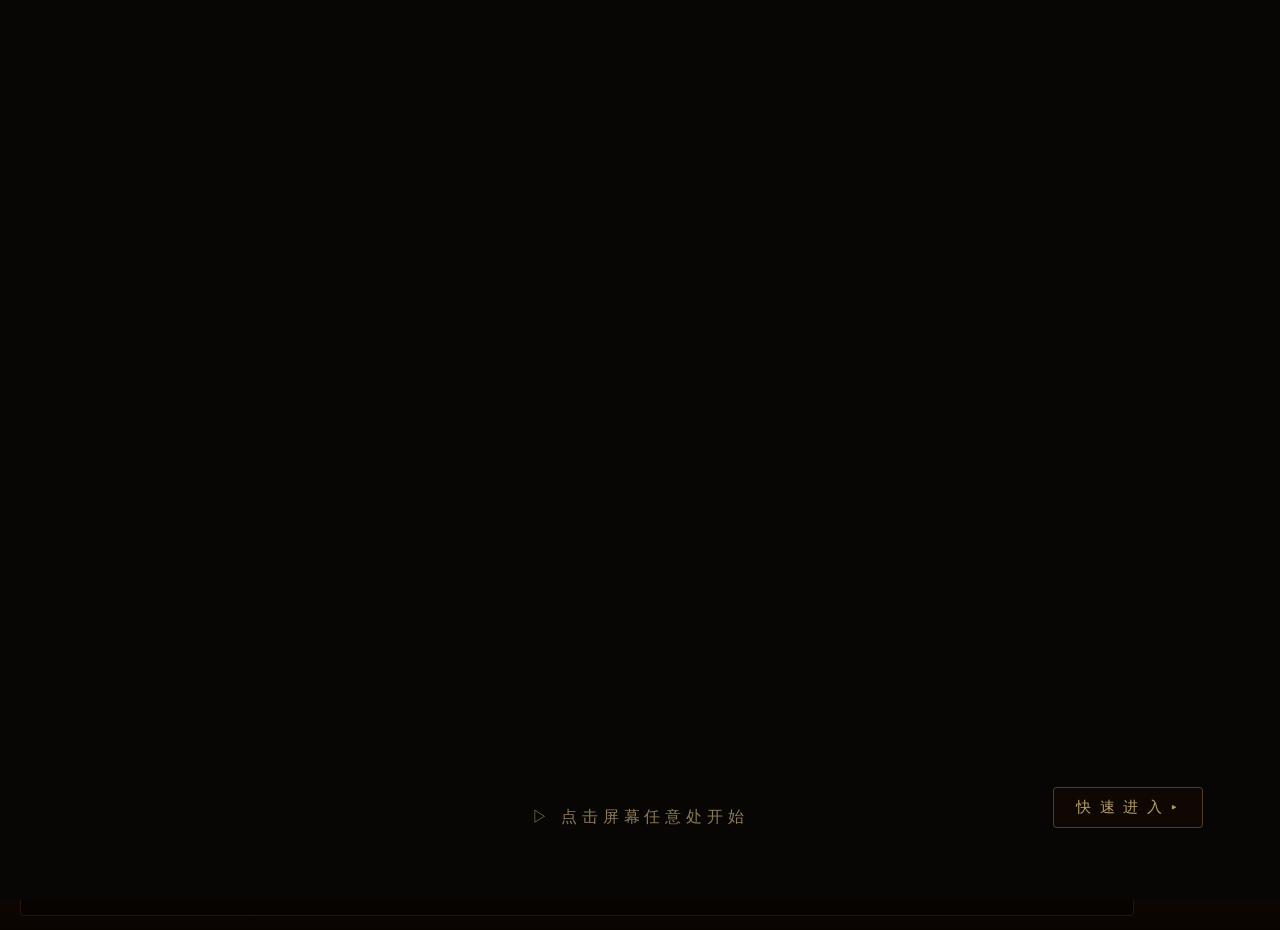
<file: diyimuwanjieheai.html>
<!DOCTYPE html>
<html lang="zh-CN">
<head>
<meta charset="UTF-8">
<meta name="viewport" content="width=device-width, initial-scale=1.0">
<title>第一幕完结</title>
<style>
/* ========================================
   掌中光 - 皮影戏台 · 真实皮影美学
   ======================================== */

* { margin: 0; padding: 0; box-sizing: border-box; user-select: none; -webkit-user-select: none; -webkit-user-drag: none; }
*:focus { outline: none !important; }
*:focus-visible { outline: none !important; }
img { -webkit-user-drag: none; pointer-events: none; }

body {
    background: #080402;
    font-family: 'STKaiti', 'KaiTi', '楷体', 'Microsoft YaHei', serif;
    height: 100vh;
    overflow: hidden;
    color: #c4a46c;
}

.header {
    height: 54px;
    background: linear-gradient(180deg, #4a1f0a 0%, #2d1105 50%, #1a0802 100%);
    display: flex;
    align-items: center;
    justify-content: center;
    color: #e8c97a;
    font-size: 26px;
    font-weight: bold;
    letter-spacing: 12px;
    border-bottom: 3px solid #6b3a1f;
    text-shadow: 0 0 18px rgba(232, 180, 90, 0.5), 0 2px 4px rgba(0,0,0,0.8);
    box-shadow: 0 2px 12px rgba(0,0,0,0.6);
    position: relative;
    z-index: 10;
}

.main-area {
    display: flex;
    height: calc(100vh - 54px - 180px);
    background: #0a0502;
    position: relative;
}

.puppet-box {
    width: 230px;
    background: linear-gradient(90deg, #140904, #1f0f07 30%, #2a140a 100%);
    border-right: 4px solid #4a2512;
    padding: 12px 10px;
    color: #c4a46c;
    overflow-y: auto;
    box-shadow: inset -4px 0 12px rgba(0,0,0,0.5);
}

.puppet-box h3 {
    color: #e8c97a;
    font-size: 18px;
    text-align: center;
    margin-bottom: 8px;
    letter-spacing: 6px;
    border-bottom: 2px solid #6b3a1f;
    padding-bottom: 10px;
    text-shadow: 0 0 10px rgba(232, 180, 90, 0.3);
}

.puppet-box .scene-info {
    font-size: 11px;
    color: #8b6914;
    text-align: center;
    margin-bottom: 12px;
    letter-spacing: 1px;
    opacity: 0.85;
}

.puppet-card .puppet-icon svg {
    width: 100%;
    height: 100%;
    display: block;
    pointer-events: none;
}

.puppet-card {
    background: linear-gradient(135deg, rgba(100,50,20,0.5), rgba(60,25,10,0.6));
    border: 2px solid #5a2d15;
    border-radius: 2px;
    padding: 8px 6px 6px;
    margin-bottom: 10px;
    cursor: grab;
    text-align: center;
    transition: all 0.25s;
    position: relative;
}

.puppet-card::after {
    content: '';
    position: absolute;
    top: -1px; left: -1px;
    right: -1px; bottom: -1px;
    border: 1px solid rgba(200,150,80,0.15);
    pointer-events: none;
}

.puppet-card:hover {
    background: linear-gradient(135deg, rgba(140,70,25,0.6), rgba(80,35,15,0.7));
    border-color: #c48a3e;
    box-shadow: 0 0 18px rgba(200,130,50,0.25);
    transform: translateY(-1px);
}

.puppet-card:active {
    cursor: grabbing;
    transform: scale(0.97);
}

.puppet-card.hidden {
    display: none !important;
}
/* 幕间休息：船卡片"新发现"的入场动画 */
#boatPuppetCard.revealed {
    animation: boatRevealIn 0.8s cubic-bezier(0.22, 0.9, 0.3, 1) forwards;
    box-shadow: 0 0 18px 4px rgba(255,200,80,0.55), inset 0 0 12px rgba(255,220,120,0.2);
}
@keyframes boatRevealIn {
    0%   { opacity: 0; transform: translateY(24px) scale(0.7); }
    60%  { opacity: 1; transform: translateY(-4px) scale(1.06); }
    100% { opacity: 1; transform: translateY(0) scale(1); }
}

/* 「展示皮影戏」按钮出现期间：皮影箱卡片不可按 */
.puppet-card.locked {
    filter: grayscale(1) brightness(0.55);
    opacity: 0.6;
    cursor: not-allowed;
    pointer-events: none;
    transform: none !important;
}
.puppet-card.locked:hover {
    background: linear-gradient(135deg, rgba(100,50,20,0.5), rgba(60,25,10,0.6));
    border-color: #5a2d15;
    box-shadow: none;
    transform: none !important;
}

.puppet-card .puppet-icon {
    display: block;
    width: 100%;
    height: 110px;
    margin-bottom: 4px;
}

.puppet-card .puppet-icon svg {
    width: 100%;
    height: 100%;
}

.puppet-card .puppet-icon img {
    width: 100%;
    height: 100%;
    object-fit: contain;
    display: block;
    pointer-events: none;
}

.puppet-card .puppet-name {
    font-size: 14px;
    color: #e8c97a;
    letter-spacing: 3px;
}

.stage-wrapper {
    flex: 1;
    display: flex;
    align-items: center;
    justify-content: center;
    padding: 24px 20px;
    position: relative;
    perspective: 1200px;
}

.stage-wrapper::before {
    content: '';
    position: absolute;
    inset: 0;
    background: radial-gradient(ellipse at center, rgba(200,150,80,0.06) 0%, transparent 70%);
    pointer-events: none;
}

/* 开场幕布 —— 从中间向两边拉开（模拟真实拉帘子）
   左帘向左滑出并收窄，右帘向右滑出并收窄，布料的褶皱压缩感 */
.curtain-panel {
    position: absolute;
    top: 0;
    bottom: 0;
    z-index: 50;
    background: url('assets/images/curtain.jpg') no-repeat;
    background-size: 200% 100%;
    pointer-events: none;
}

.curtain-left  { left: 0;    width: 50%; background-position: left center;  transform-origin: center left;  }
.curtain-right { right: 0;   width: 50%; background-position: right center; transform-origin: center right; }

/* 左帘 z-index 层次 */
.curtain-l1 { z-index: 55; }
.curtain-l2 { z-index: 54; }
.curtain-l3 { z-index: 53; }

/* 右帘 z-index 层次 */
.curtain-r1 { z-index: 55; }
.curtain-r2 { z-index: 54; }
.curtain-r3 { z-index: 53; }

/* 由 JS 触发幕布拉开 — 左帘 */
.curtain-opening.curtain-l1 { animation: curtainLeftOut 2.2s ease-in-out 0.5s forwards; }
.curtain-opening.curtain-l2 { animation: curtainLeftOut 2.2s ease-in-out 0.68s forwards; }
.curtain-opening.curtain-l3 { animation: curtainLeftOut 2.2s ease-in-out 0.86s forwards; }

/* 由 JS 触发幕布拉开 — 右帘 */
.curtain-opening.curtain-r1 { animation: curtainRightOut 2.2s ease-in-out 0.5s forwards; }
.curtain-opening.curtain-r2 { animation: curtainRightOut 2.2s ease-in-out 0.68s forwards; }
.curtain-opening.curtain-r3 { animation: curtainRightOut 2.2s ease-in-out 0.86s forwards; }

@keyframes curtainLeftOut {
    0%   { transform: translateX(0) skewY(0deg) scaleX(1); opacity: 1; }
    100% { transform: translateX(-110%) skewY(-8deg) scaleX(0.25); opacity: 0; }
}

@keyframes curtainRightOut {
    0%   { transform: translateX(0) skewY(0deg) scaleX(1); opacity: 1; }
    100% { transform: translateX(110%) skewY(8deg) scaleX(0.25); opacity: 0; }
}

/* ========================================
   开场序幕 —— 交互式「请点燃油灯吧」
   黑暗背景 + 左侧油灯 + 右侧木箱皮影
   ======================================== */

/* 全屏黑幕 */
.intro-overlay {
    position: fixed;
    inset: 0;
    z-index: 200;
    background: #080604;
    display: flex;
    flex-direction: column;
    align-items: center;
    justify-content: center;
    pointer-events: auto;
    transition: opacity 1.5s ease, background 1.5s ease;
}
.intro-overlay.fade-out {
    opacity: 0;
}
.intro-overlay.hidden {
    display: none;
}

/* 主场景：左右布局 */
.intro-scene {
    display: flex;
    align-items: center;
    justify-content: center;
    gap: 160px;
    width: 90%;
    max-width: 1080px;
}

/* ---- 左侧：油灯 ---- */
.intro-lamp-wrap {
    position: relative;
    width: 200px;
    height: 280px;
    cursor: pointer;
    display: flex;
    flex-direction: column;
    align-items: center;
    user-select: none;
    -webkit-user-drag: none;
    opacity: 0;
    pointer-events: none;   /* 未揭示前不可点击，避免提前点灯跳过剧情 */
    transition: opacity 2s ease;
}
.intro-lamp-wrap.revealed {
    opacity: 1;
    pointer-events: auto;   /* 剧情到达「可点灯」阶段后才可点 */
}

/* 灯图片 — 暗态默认灰暗 */
.intro-lamp-img {
    width: 100%;
    height: auto;
    filter: brightness(0.15) saturate(0.1);
    transition: filter 1.2s ease;
    pointer-events: none;
}
/* 点亮态 */
.intro-lamp-img.lit {
    filter: brightness(1.1) saturate(1.2) drop-shadow(0 0 30px rgba(255,180,60,0.6));
}

/* 光晕 — 点亮后可见 */
.intro-lamp-glow {
    position: absolute;
    top: 50%;
    left: 50%;
    width: 280px;
    height: 280px;
    transform: translate(-50%, -50%);
    border-radius: 50%;
    background: radial-gradient(circle at center,
        rgba(255,180,60,0.55) 0%,
        rgba(255,140,40,0.2) 35%,
        rgba(255,100,20,0.05) 65%,
        transparent 100%);
    opacity: 0;
    transition: opacity 1.5s ease;
    pointer-events: none;
    z-index: 0;
}
.intro-lamp-glow.visible {
    opacity: 1;
}

/* 火焰芯 — 点亮后可见，持续闪烁 */
.intro-lamp-flame {
    position: absolute;
    top: 38%;
    left: 50%;
    width: 14px;
    height: 26px;
    transform: translate(-50%, -50%);
    background: radial-gradient(ellipse at 50% 25%,
        rgba(255,255,200,0.95) 0%,
        rgba(255,200,60,0.8) 30%,
        rgba(255,100,20,0.3) 70%,
        transparent 100%);
    border-radius: 50% 50% 50% 50% / 60% 60% 40% 40%;
    box-shadow: 0 0 20px rgba(255,180,40,0.7), 0 0 50px rgba(255,120,30,0.35);
    opacity: 0;
    transition: opacity 0.8s ease;
    pointer-events: none;
    z-index: 2;
}
.intro-lamp-flame.visible {
    opacity: 1;
    animation: introFlameFlicker 0.12s ease-in-out infinite alternate;
}

@keyframes introFlameFlicker {
    0%   { transform: translate(-50%, -50%) scaleX(1) scaleY(1); }
    25%  { transform: translate(-48%, -52%) scaleX(0.88) scaleY(1.06); }
    50%  { transform: translate(-52%, -48%) scaleX(1.12) scaleY(0.94); }
    75%  { transform: translate(-50%, -51%) scaleX(0.82) scaleY(1.1); }
    100% { transform: translate(-49%, -49%) scaleX(1.06) scaleY(0.96); }
}

/* 油量显示 */
.intro-oil-display {
    font-family: 'STKaiti', 'KaiTi', '楷体', serif;
    font-size: 1.3rem;
    color: #c49a3c;
    text-shadow: 0 0 12px rgba(255,160,40,0.5);
    margin-top: 12px;
    opacity: 0;
    transform: translateY(8px);
    transition: opacity 0.6s ease 0.4s, transform 0.6s ease 0.4s;
    pointer-events: none;
}
.intro-oil-display.visible {
    opacity: 1;
    transform: translateY(0);
}

/* 油灯点亮的脉冲提示（未点亮时） */
.intro-lamp-wrap:not(.lit) .intro-lamp-img {
    animation: lampPulseHint 2.5s ease-in-out infinite;
}
@keyframes lampPulseHint {
    0%, 100% { filter: brightness(0.15) saturate(0.1); }
    50% { filter: brightness(0.3) saturate(0.2); }
}

/* ---- 右侧：木箱（皮影箱）---- */
.intro-box {
    width: 300px;
    background: linear-gradient(180deg,
        rgba(60,30,10,0.7) 0%,
        rgba(40,18,8,0.8) 50%,
        rgba(25,10,5,0.9) 100%);
    border: 3px solid rgba(100,60,25,0.5);
    border-radius: 6px;
    padding: 22px 16px;
    box-shadow:
        inset 0 2px 20px rgba(0,0,0,0.6),
        0 0 30px rgba(0,0,0,0.5);
    opacity: 0;
    transition: opacity 2s ease;
}
.intro-box.revealed {
    opacity: 1;
}

.intro-box-label {
    font-family: 'STKaiti', 'KaiTi', '楷体', serif;
    font-size: 1.2rem;
    color: #b8945c;
    text-align: center;
    margin-bottom: 14px;
    letter-spacing: 0.2em;
    border-bottom: 1px solid rgba(140,100,50,0.3);
    padding-bottom: 10px;
}

.intro-box-gallery {
    display: flex;
    flex-wrap: wrap;
    gap: 12px;
    justify-content: center;
}

/* 木箱中每张皮影卡片 */
.intro-puppet-card {
    width: 72px;
    height: 96px;
    background: rgba(20,10,5,0.6);
    border: 1px solid rgba(120,80,35,0.4);
    border-radius: 4px;
    display: flex;
    flex-direction: column;
    align-items: center;
    justify-content: center;
    gap: 4px;
    padding: 4px;
    transition: all 0.3s ease;
}
.intro-puppet-card img {
    width: 44px;
    height: 56px;
    object-fit: contain;
    filter: brightness(0.5) sepia(0.5);
    pointer-events: none;
}
.intro-puppet-name {
    font-family: 'STKaiti', 'KaiTi', '楷体', serif;
    font-size: 0.65rem;
    color: #9a8040;
    letter-spacing: 0.1em;
}

/* 灯点亮后木箱也变亮 */
.intro-box.lit {
    border-color: rgba(160,110,50,0.6);
    box-shadow:
        inset 0 2px 20px rgba(0,0,0,0.6),
        0 0 40px rgba(255,160,40,0.15);
}
.intro-box.lit .intro-puppet-card { border-color: rgba(180,120,50,0.5); background: rgba(30,15,8,0.5); }
.intro-box.lit .intro-puppet-card img { filter: brightness(0.8) sepia(0.3); }
.intro-box.lit .intro-puppet-name { color: #c4a44a; }

.lamp-bloom {
    position: fixed;
    inset: 0;
    z-index: 205;            /* 高于黑幕(200)，低于背景字幕层(210) */
    pointer-events: none;
    display: none;
    overflow: hidden;
}
.lamp-bloom-circle {
    position: absolute;
    width: 260px;
    height: 260px;
    border-radius: 50%;
    transform: scale(0.1);
    background: radial-gradient(circle at center,
        rgba(255,228,175,0.7) 0%,
        rgba(255,196,118,0.5) 30%,
        rgba(255,158,68,0.26) 55%,
        rgba(255,128,48,0.07) 78%,
        transparent 100%);
    box-shadow: 0 0 70px 28px rgba(255,168,80,0.25);
}

/* ---- 右侧：木箱（皮影箱）---- */
.intro-box {
    width: 300px;
    background: linear-gradient(180deg,
        rgba(60,30,10,0.7) 0%,
        rgba(40,18,8,0.8) 50%,
        rgba(25,10,5,0.9) 100%);
    border: 3px solid rgba(100,60,25,0.5);
    border-radius: 6px;
    padding: 22px 16px;
    box-shadow:
        inset 0 2px 20px rgba(0,0,0,0.6),
        0 0 30px rgba(0,0,0,0.5);
    opacity: 0;
    transition: opacity 2s ease;
}
.intro-box.revealed {
    opacity: 1;
}

.intro-box-label {
    font-family: 'STKaiti', 'KaiTi', '楷体', serif;
    font-size: 1.2rem;
    color: #b8945c;
    text-align: center;
    margin-bottom: 14px;
    letter-spacing: 0.2em;
    border-bottom: 1px solid rgba(140,100,50,0.3);
    padding-bottom: 10px;
}

.intro-box-gallery {
    display: flex;
    flex-wrap: wrap;
    gap: 12px;
    justify-content: center;
}

/* 木箱中每张皮影卡片 */
.intro-puppet-card {
    width: 72px;
    height: 96px;
    background: rgba(20,10,5,0.6);
    border: 1px solid rgba(120,80,35,0.4);
    border-radius: 4px;
    display: flex;
    flex-direction: column;
    align-items: center;
    justify-content: center;
    gap: 4px;
    padding: 4px;
    transition: all 0.3s ease;
}
.intro-puppet-card img {
    width: 44px;
    height: 56px;
    object-fit: contain;
    filter: brightness(0.5) sepia(0.5);
    pointer-events: none;
}
.intro-puppet-name {
    font-family: 'STKaiti', 'KaiTi', '楷体', serif;
    font-size: 0.65rem;
    color: #9a8040;
    letter-spacing: 0.1em;
}

/* 灯点亮后木箱也变亮 */
.intro-box.lit {
    border-color: rgba(160,110,50,0.6);
    box-shadow:
        inset 0 2px 20px rgba(0,0,0,0.6),
        0 0 40px rgba(255,160,40,0.15);
}
.intro-box.lit .intro-puppet-card { border-color: rgba(180,120,50,0.5); background: rgba(30,15,8,0.5); }
.intro-box.lit .intro-puppet-card img { filter: brightness(0.8) sepia(0.3); }
.intro-box.lit .intro-puppet-name { color: #c4a44a; }

/* ---- 底部字幕 ---- */
.intro-opening-line {
    position: absolute;
    bottom: 14%;
    left: 50%;
    transform: translateX(-50%);
    font-family: 'STKaiti', 'KaiTi', '楷体', serif;
    font-size: 1.5rem;
    color: #8a7a5a;
    text-shadow: 0 0 20px rgba(255,180,80,0.3);
    letter-spacing: 0.15em;
    pointer-events: none;
    z-index: 201;
    opacity: 0;
    transition: opacity 2s ease;
    white-space: nowrap;
}
.intro-opening-line.revealed {
    opacity: 0.7;
}
.intro-opening-line.fade-out {
    opacity: 0;
}

.intro-subtitle {
    position: absolute;
    bottom: 14%;
    left: 50%;
    transform: translateX(-50%);
    font-family: 'STKaiti', 'KaiTi', '楷体', serif;
    font-size: 1.5rem;
    color: #c4a46c;
    text-shadow: 0 0 20px rgba(255,180,80,0.3);
    letter-spacing: 0.15em;
    pointer-events: none;
    z-index: 201;
    opacity: 0;
    transition: opacity 2s ease;
}
.intro-subtitle.revealed {
    opacity: 1;
    animation: subtitlePulse 2.5s ease-in-out infinite;
}
@keyframes subtitlePulse {
    0%, 100% { opacity: 0.5; }
    50% { opacity: 0.9; }
}

/* 开始提示：页面打开即出现，提示用户可交互，避免「黑屏像打不开」 */
.intro-start-hint {
    position: absolute;
    bottom: 8%;
    left: 50%;
    transform: translateX(-50%);
    font-family: 'STKaiti', 'KaiTi', '楷体', serif;
    font-size: 1rem;
    color: #8a7a5a;
    letter-spacing: 0.3em;
    pointer-events: none;
    z-index: 201;
    animation: hintPulse 2s ease-in-out infinite;
}
@keyframes hintPulse {
    0%, 100% { opacity: 0.3; }
    50%      { opacity: 0.85; }
}

/* 快速进入按钮：跳过开场，直接进入第一幕场景 */
.intro-quick-enter {
    position: absolute;
    bottom: 8%;
    right: 6%;
    padding: 9px 22px;
    font-family: 'STKaiti', 'KaiTi', '楷体', serif;
    font-size: 0.95rem;
    letter-spacing: 0.15em;
    color: #c9b074;
    background: rgba(18,10,3,0.72);
    border: 1px solid rgba(160,130,70,0.5);
    border-radius: 4px;
    cursor: pointer;
    z-index: 202;
    opacity: 0.9;
    transition: color 0.3s ease, border-color 0.3s ease, background 0.3s ease, opacity 0.3s ease;
}
.intro-quick-enter:hover {
    color: #f0d488;
    border-color: rgba(220,180,80,0.7);
    background: rgba(28,16,5,0.85);
    opacity: 1;
}

/* ====== 黑屏字幕滚动 ====== */
.story-intro-overlay {
    position: fixed;
    inset: 0;
    z-index: 210;
    background: #000;
    display: flex;
    justify-content: center;
    align-items: flex-end;
    overflow: hidden;
    opacity: 0;
    pointer-events: none;
    transition: opacity 1.5s ease;
}
.story-intro-overlay.visible {
    opacity: 1;
    pointer-events: auto;
}
.story-intro-overlay.fade-out {
    opacity: 0;
}
.story-intro-text {
    position: absolute;
    bottom: -100%;
    width: 70%;
    max-width: 700px;
    text-align: center;
    font-family: 'STKaiti', 'KaiTi', '楷体', serif;
    font-size: 1.35rem;
    line-height: 2.6;
    color: #c4a46c;
    text-shadow: 0 0 12px rgba(200,160,80,0.25);
    letter-spacing: 0.12em;
    white-space: pre-line;
}
.story-intro-overlay.visible .story-intro-text {
    animation: storyScroll 57s linear forwards;
}
@keyframes storyScroll {
    0%   { bottom: -100%; }
    100% { bottom: 100%; }
}

/* 跳过按钮 */
.story-skip-btn {
    position: absolute;
    bottom: 30px;
    right: 40px;
    padding: 8px 24px;
    font-family: 'STKaiti', 'KaiTi', '楷体', serif;
    font-size: 0.95rem;
    color: #ab9258;
    background: rgba(18,10,3,0.78);
    border: 1px solid rgba(160,130,70,0.55);
    border-radius: 4px;
    cursor: pointer;
    z-index: 211;
    opacity: 0;
    transition: opacity 0.8s ease, color 0.3s ease, border-color 0.3s ease, background 0.3s ease;
    letter-spacing: 0.15em;
}
.story-intro-overlay.visible .story-skip-btn {
    opacity: 0.85;
}
.story-skip-btn:hover {
    color: #e8c860;
    border-color: rgba(220,180,80,0.6);
    opacity: 1;
}

/* ====== 场次标题卡片 ====== */
.act-title-overlay {
    position: fixed;
    inset: 0;
    z-index: 215;
    display: flex;
    align-items: center;
    justify-content: center;
    opacity: 0;
    pointer-events: none;
    transition: opacity 1.5s ease;
}
.act-title-overlay.visible {
    opacity: 1;
}
.act-title-overlay.fade-out {
    opacity: 0;
}
.act-title-bg {
    position: absolute;
    inset: 0;
    background:
        radial-gradient(ellipse 70% 60% at 50% 50%, rgba(20,12,6,0.6) 0%, rgba(8,4,2,0.9) 70%),
        url('assets/images/stage-bg.jpg');
    background-size: cover;
    background-position: center;
    filter: blur(8px);
}
/* 第二场（信中之秘）开场标题卡：背景为琉璃厂街景（荣宝斋/大渊阁），虚化浮现 */
.act-title-overlay.act2 .act-title-bg {
    background:
        radial-gradient(ellipse 75% 65% at 50% 50%, rgba(10,6,3,0.35) 0%, rgba(6,3,1,0.72) 75%),
        url('assets/images/stage-bg-scene2.jpg');
    background-size: cover;
    background-position: center bottom;
    filter: blur(7px);
}
/* 第二幕（大栅栏）标题卡：背景为街景戏台（观众/灯笼/同仁堂），虚化浮现 */
.act-title-overlay.act2-title .act-title-bg {
    background:
        radial-gradient(ellipse 75% 65% at 50% 50%, rgba(10,6,3,0.35) 0%, rgba(6,3,1,0.72) 75%),
        url('assets/images/stage-bg-act2.jpg');
    background-size: cover;
    background-position: center bottom;
    filter: blur(7px);
}
.act-title-text {
    position: relative;
    z-index: 1;
    font-family: 'STKaiti', 'KaiTi', '楷体', serif;
    font-size: 3.6rem;
    color: #e8c860;
    text-shadow: 0 0 40px rgba(255,200,100,0.5), 0 0 80px rgba(200,160,80,0.3);
    letter-spacing: 0.35em;
    white-space: nowrap;
    opacity: 0;
    transition: opacity 1.2s ease 0.3s, transform 1.2s ease 0.3s;
}
.act-title-overlay.visible .act-title-text {
    opacity: 1;
}

/* ---- 第一幕评分卡 ---- */
.act1-score-card {
    position: fixed;
    inset: 0;
    z-index: 220;
    display: flex;
    align-items: center;
    justify-content: center;
    opacity: 0;
    pointer-events: none;
    transition: opacity 0.8s ease;
}
.act1-score-card.visible { opacity: 1; pointer-events: auto; }
.act1-score-card.fade-out { opacity: 0; pointer-events: none; }
.act1-score-bg {
    position: absolute;
    inset: 0;
    background:
        radial-gradient(ellipse 65% 55% at 50% 48%, rgba(15,10,5,0.55) 0%, rgba(5,3,1,0.92) 72%);
    backdrop-filter: blur(6px);
}
.act1-score-inner {
    position: relative;
    z-index: 1;
    text-align: center;
    padding: 36px 52px 32px;
    border: 1px solid rgba(232,200,96,0.25);
    border-radius: 14px;
    background: linear-gradient(160deg, rgba(30,20,12,0.92) 0%, rgba(18,12,7,0.96) 100%);
    max-width: 480px;
    box-shadow:
        0 0 60px rgba(232,200,96,0.08),
        inset 0 1px 0 rgba(255,220,140,0.08);
    transform: translateY(16px) scale(0.97);
    opacity: 0;
    transition: transform 0.8s ease 0.15s, opacity 0.8s ease 0.15s;
}
.act1-score-card.visible .act1-score-inner {
    transform: translateY(0) scale(1);
    opacity: 1;
}
.act1-score-label {
    font-family: 'STKaiti','KaiTi','楷体',serif;
    font-size: 13px;
    color: #a08858;
    letter-spacing: 0.35em;
    margin-bottom: 6px;
}
.act1-score-tier {
    font-family: 'STKaiti','KaiTi','楷体',serif;
    font-size: 2.4rem;
    font-weight: 500;
    letter-spacing: 0.2em;
    margin-bottom: 4px;
}
.act1-score-tier.ss { color: #c9a8ff; text-shadow: 0 0 30px rgba(201,168,255,0.35); }
.act1-score-tier.s  { color: #7ee8c4; text-shadow: 0 0 30px rgba(126,232,196,0.35); }
.act1-score-tier.a  { color: #f5c77a; text-shadow: 0 0 30px rgba(245,199,122,0.35); }
.act1-score-tier.b  { color: #f0b89a; text-shadow: 0 0 28px rgba(240,184,154,0.28); }
.act1-score-tier.c  { color: #e88a7a; text-shadow: 0 0 28px rgba(232,138,122,0.28); }
.act1-score-oil {
    font-family: 'STKaiti','KaiTi','楷体',serif;
    font-size: 14px;
    color: #bba67a;
    margin-bottom: 14px;
}
.act1-score-comment {
    font-family: 'STKaiti','KaiTi','楷体',serif;
    font-size: 15px;
    line-height: 1.85;
    color: #d4c49a;
    max-width: 400px;
    margin: 0 auto 20px;
}
.act1-score-hint {
    font-size: 12px;
    color: rgba(200,180,130,0.45);
    letter-spacing: 0.15em;
    animation: score-hint-pulse 2.2s ease-in-out infinite;
}
@keyframes score-hint-pulse {
    0%,100% { opacity: 0.35; }
    50% { opacity: 0.75; }
}


/* ---- 底部字幕 ---- */
.intro-subtitle {
    position: absolute;
    bottom: 14%;
    left: 50%;
    transform: translateX(-50%);
    font-family: 'STKaiti', 'KaiTi', '楷体', serif;
    font-size: 1.5rem;
    color: #c4a46c;
    text-shadow: 0 0 20px rgba(255,180,80,0.3);
    letter-spacing: 0.15em;
    pointer-events: none;
    z-index: 201;
    opacity: 0;
    transition: opacity 2s ease;
}
.intro-subtitle.revealed {
    opacity: 1;
    animation: subtitlePulse 2.5s ease-in-out infinite;
}
@keyframes subtitlePulse {
    0%, 100% { opacity: 0.5; }
    50% { opacity: 0.9; }
}

.stage {
    width: 100%;
    height: 100%;
    position: relative;
    background:
        radial-gradient(ellipse 60% 50% at 50% 50%, rgba(255,220,150,0.35) 0%, rgba(240,200,130,0.15) 40%, transparent 70%),
        url('assets/images/stage-bg.jpg');
    background-size: cover;
    background-position: center;
    transition: background 1.2s ease, box-shadow 1.2s ease;
    border-radius: 3px;
    box-shadow:
        inset 0 0 80px rgba(180,120,50,0.2),
        0 0 0 10px #3d1c08,
        0 0 0 13px #2a1005,
        0 0 0 15px #1a0802,
        0 4px 30px rgba(0,0,0,0.7);
    overflow: hidden;
}

/* 第一幕第二场（信中之秘）：琉璃厂街景背景（荣宝斋/大渊阁） */
.stage.act2-bg {
    background:
        radial-gradient(ellipse 60% 50% at 50% 45%, rgba(255,230,160,0.25) 0%, rgba(240,200,130,0.10) 40%, transparent 70%),
        url('assets/images/stage-bg-scene2.jpg');
    background-size: cover;
    background-position: center bottom;
    box-shadow:
        inset 0 0 60px rgba(180,140,80,0.15),
        0 0 0 10px #4a2810,
        0 0 0 13px #331c0a,
        0 0 0 15px #1f1005,
        0 4px 30px rgba(0,0,0,0.7);
}

/* 月夜场景：月亮放到舞台上方时触发 */
.stage.night {
    background:
        radial-gradient(ellipse 60% 50% at 50% 50%, rgba(255,240,200,0.15) 0%, rgba(240,220,150,0.08) 40%, transparent 70%),
        url('assets/images/stage-night.jpg');
    background-size: cover;
    background-position: center;
    box-shadow:
        inset 0 0 120px rgba(20,40,80,0.4),
        0 0 0 10px #3d1c08,
        0 0 0 13px #2a1005,
        0 0 0 15px #1a0802,
        0 4px 30px rgba(0,0,0,0.7);
}

.stage::before {
    content: '';
    position: absolute;
    inset: 0;
    background:
        repeating-linear-gradient(90deg, transparent, transparent 2px, rgba(180,140,100,0.04) 2px, rgba(180,140,100,0.04) 3px),
        repeating-linear-gradient(0deg, transparent, transparent 1px, rgba(160,120,80,0.03) 1px, rgba(160,120,80,0.03) 2px);
    pointer-events: none;
    z-index: 1;
}

.stage::after {
    content: '';
    position: absolute;
    inset: 15%;
    background: radial-gradient(ellipse at center, rgba(255,200,100,0.12) 0%, transparent 70%);
    pointer-events: none;
    z-index: 1;
}

.stage-hint {
    position: absolute;
    top: 50%;
    left: 50%;
    transform: translate(-50%, -50%);
    color: #8B6914;
    font-size: 16px;
    opacity: 0.3;
    letter-spacing: 6px;
    pointer-events: none;
    z-index: 2;
    font-family: 'STKaiti', 'KaiTi', '楷体', serif;
}

.stage-puppet {
    position: absolute;
    cursor: grab;
    user-select: none;
    -webkit-user-drag: none;
    z-index: 3;
    filter: drop-shadow(3px 4px 6px rgba(0,0,0,0.5)) drop-shadow(0 0 2px rgba(180,120,50,0.3));
    transform: scaleX(1);
}
.stage-puppet.flipped {
    transform: scaleX(-1);
}
/* 油灯「亮着」：暖色光晕 + 顶部火焰光 */
.stage-puppet.lamp-lit {
    filter: drop-shadow(0 0 16px rgba(255,190,90,0.95)) drop-shadow(0 0 38px rgba(255,150,50,0.55));
}
/* 火焰光晕叠加 — 仅亮着时出现，覆盖在油灯火焰区域上方 */
.stage-puppet.lamp-lit::after {
    content: '';
    position: absolute;
    top: -4%;
    left: 50%;
    transform: translateX(-50%);
    width: 52%;
    height: 32%;
    background: radial-gradient(ellipse at center bottom,
        rgba(255,210,90,0.75) 0%,
        rgba(255,130,20,0.35) 45%,
        transparent 70%);
    border-radius: 50% 50% 42% 42%;
    animation: flameFlicker 0.55s ease-in-out infinite alternate;
    pointer-events: none;
    z-index: 10;
}
@keyframes flameFlicker {
    0%   { opacity: 0.55; transform: translateX(-50%) scale(0.95) translateY(0); }
    100% { opacity: 1;   transform: translateX(-50%) scale(1.06) translateY(-2px); }
}
/* .lamp-out 仅作 JS 状态标记（无额外视觉样式），火焰因移除 lamp-lit 自然消失 */
.stage-puppet:focus { outline: none !important; }

.stage-puppet svg {
    width: 100%;
    height: 100%;
    display: block;
}

.stage-puppet img {
    display: block;
    pointer-events: none;
}

.puppet-drag-clone {
    position: fixed;
    pointer-events: none;
    z-index: 9999;
    opacity: 0.85;
    filter: drop-shadow(4px 6px 12px rgba(0,0,0,0.6)) drop-shadow(0 0 8px rgba(220,160,60,0.3));
}
.puppet-drag-clone.flipped {
    transform: scaleX(-1);
}

.puppet-drag-clone svg {
    width: 100%;
    height: 100%;
    display: block;
}

.puppet-card.dragging {
    opacity: 0.3;
    transform: scale(0.95);
}

.info-panel {
    width: 180px;
    background: linear-gradient(270deg, #140904, #1f0f07 30%, #2a140a 100%);
    border-left: 4px solid #4a2512;
    padding: 24px 12px;
    color: #c4a46c;
    display: flex;
    flex-direction: column;
    align-items: center;
    box-shadow: inset 4px 0 12px rgba(0,0,0,0.5);
}

.lamp-section {
    text-align: center;
}

.lamp-label {
    color: #e8c97a;
    font-size: 15px;
    letter-spacing: 4px;
    margin-bottom: 12px;
}

.flame-container {
    width: 50px;
    height: 60px;
    margin: 0 auto 10px;
    position: relative;
}

.flame {
    position: absolute;
    bottom: 0;
    left: 50%;
    transform: translateX(-50%);
    width: 24px;
    height: 44px;
    background: radial-gradient(ellipse at 50% 80%, #ffe8a0 0%, #f0b830 25%, #e08820 50%, #c04010 80%, transparent 100%);
    border-radius: 60% 60% 30% 30%;
    animation: flicker 0.12s infinite alternate;
    filter: blur(0.5px);
}

.flame::before {
    content: '';
    position: absolute;
    bottom: 10px;
    left: 50%;
    transform: translateX(-50%);
    width: 8px;
    height: 24px;
    background: radial-gradient(ellipse at 50% 100%, #fffde0 0%, #ffe8a0 30%, transparent 80%);
    border-radius: 50%;
    animation: flickerInner 0.1s infinite alternate-reverse;
}

@keyframes flicker {
    0%   { transform: translateX(-50%) scaleX(1)    scaleY(1);    opacity: 0.9; }
    33%  { transform: translateX(-50%) scaleX(0.85) scaleY(1.06); opacity: 1; }
    66%  { transform: translateX(-50%) scaleX(1.08) scaleY(0.94); opacity: 0.85; }
    100% { transform: translateX(-50%) scaleX(0.92) scaleY(1.03); opacity: 0.95; }
}

@keyframes flickerInner {
    0%   { transform: translateX(-50%) scale(1); }
    100% { transform: translateX(-50%) scale(0.85, 1.1) translateY(-2px); }
}

.oil-bar-outer {
    width: 100px;
    height: 10px;
    background: #1a0802;
    border: 1px solid #5a2d15;
    border-radius: 5px;
    overflow: hidden;
    margin: 0 auto;
}

.oil-bar-inner {
    height: 100%;
    width: 100%;
    background: linear-gradient(90deg, #c48a3e, #e8b850, #f0c860);
    border-radius: 5px;
    transition: width 0.6s ease, background 0.6s ease;
    box-shadow: inset 0 1px 0 rgba(255,255,255,0.2);
}

.oil-text {
    color: #e8c97a;
    font-size: 12px;
    margin-top: 6px;
    letter-spacing: 1px;
}

.dialogue-area {
    height: 210px;
    background: linear-gradient(0deg, #0a0401, #140904 50%, #1f0f07 100%);
    border-top: 3px solid #4a2512;
    padding: 14px 20px;
    display: flex;
    flex-direction: row;
    align-items: stretch;
    color: #c4a46c;
    box-shadow: 0 -2px 12px rgba(0,0,0,0.5);
}

/* 对话框左侧：说话人 + 文本区 + 点击继续 */
.dialogue-main {
    flex: 1;
    display: flex;
    flex-direction: column;
    min-width: 0;
}

.dialogue-speaker {
    color: #e8c97a;
    font-size: 15px;
    font-weight: bold;
    margin-bottom: 6px;
    letter-spacing: 2px;
}

.dialogue-text {
    flex: 1;
    font-size: 16px;
    line-height: 1.9;
    padding: 12px 14px 36px 14px;
    background: rgba(0,0,0,0.35);
    border-radius: 3px;
    border: 1px solid rgba(90,45,21,0.4);
    overflow-y: auto;
    letter-spacing: 0.5px;
}
.dlg-entry { margin: 0 0 12px; padding-bottom: 10px; border-bottom: 1px dashed rgba(120,70,35,0.22); animation: dlgFadeIn .55s ease both; }
.dlg-entry:last-child { border-bottom: none; padding-bottom: 0; margin-bottom: 0; }
.dlg-entry .dlg-speaker { color: #e8c860; font-weight: 700; margin-right: 8px; letter-spacing: 1px; }
.dlg-entry .dlg-body { color: #f1e3c6; }
/* 正在生成（打字中）的当前句：视觉上「占主体」——更大字号、亮色、淡金背景，区别于上方历史 */
.dlg-entry.current { background: rgba(232,200,96,0.10); border-radius: 6px; padding: 9px 11px; border-bottom: none; box-shadow: 0 0 0 1px rgba(232,200,96,0.18) inset; }
.dlg-entry.current .dlg-speaker { color: #ffd877; font-size: 15px; }
.dlg-entry.current .dlg-body { color: #fff8e8; font-size: 16px; line-height: 1.9; text-shadow: 0 0 8px rgba(232,200,96,0.25); }
/* 字幕缓缓浮现：整条条目透明度+轻微上移渐入，配合逐字打字实现"实时跟新" */
@keyframes dlgFadeIn {
    from { opacity: 0; transform: translateY(8px); }
    to   { opacity: 1; transform: translateY(0); }
}
/* 说戏中锁定：禁止摆放皮影，并给出视觉反馈 */
#puppetBox.speaking-lock, #stage.speaking-lock { pointer-events: none !important; }
#puppetBox.speaking-lock { opacity: .4; filter: grayscale(.35); transition: opacity .25s, filter .25s; }

/* 打字生成台词期间：全局锁定——除对话框外，其他交互一律禁用（指针穿透到对话框以允许快进/继续） */
body.typing-lock #puppetBox,
body.typing-lock #stage,
body.typing-lock .info-panel,
body.typing-lock #showPlayBtn,
body.typing-lock #btnConfirm,
body.typing-lock #btnAsk,
body.typing-lock #btnNext,
body.typing-lock .curtain-close-wrap,
body.typing-lock .act1-score-card,
body.typing-lock .act-title-overlay { pointer-events: none !important; }
/* 对话框本身保持可点（快进/继续/点信等交互仍可用） */
body.typing-lock .dialogue-area { pointer-events: auto !important; }
#puppetBox.speaking-lock::after {
    content: "路师傅正在说戏…";
    position: absolute; left: 50%; top: 38%;
    transform: translate(-50%,-50%);
    color: #f0d49a; font-size: 16px; font-weight: 700; letter-spacing: 2px;
    text-shadow: 0 0 12px rgba(0,0,0,.8); pointer-events: none;
    background: rgba(20,10,5,.55); padding: 8px 16px; border-radius: 10px;
    border: 1px solid rgba(180,120,50,.5);
}
.puppet-box { position: relative; }

/* 幕间休息：锁定左侧皮影箱，不可拖拽/点击 */
#puppetBox.intermission-lock { pointer-events: none !important; opacity: .35; filter: grayscale(.4); transition: opacity .4s, filter .4s; }
/* 脚本字幕"点击推进"期间：锁定皮影箱/舞台，并显示"点击继续"提示 */
#puppetBox.narration-lock, #stage.narration-lock { pointer-events: none !important; }
#puppetBox.narration-lock { opacity: .4; filter: grayscale(.35); transition: opacity .25s, filter .25s; }
.narration-hint {
    display: none; text-align: right; padding: 4px 6px 0;
    color: #e8c860; font-size: 13px; letter-spacing: 2px; cursor: pointer;
    animation: hintBlink 1.1s ease-in-out infinite;
}
.narration-hint:hover { color: #ffd86b; }
@keyframes hintBlink { 0%,100% { opacity: .35; } 50% { opacity: 1; } }
.dialogue-text.scroll, #dialogueText { cursor: pointer; }

/* 场景切换按钮「展示皮影戏」—— 位于对话框内部下方，居中 */
.show-play-btn {
    display: none;
    margin: 10px auto 4px;
    padding: 10px 28px;
    font-size: 15px;
    letter-spacing: 4px;
    width: fit-content;
    min-width: 180px;
    color: #ffd86b;
    background: linear-gradient(180deg, rgba(139,69,19,0.5), rgba(80,35,12,0.7));
    border: 1px solid rgba(200,150,60,0.45);
    border-radius: 4px;
    cursor: pointer;
    animation: showPlayBtnPulse 2s ease-in-out infinite;
    transition: all .25s ease;
    text-align: center;
}
.show-play-btn:hover {
    background: linear-gradient(180deg, rgba(160,90,30,0.6), rgba(100,50,18,0.8));
    border-color: rgba(232,190,80,0.7);
    box-shadow: 0 0 14px rgba(232,190,80,0.2);
}
@keyframes showPlayBtnPulse { 0%,100%{box-shadow:0 0 6px rgba(232,190,80,0.1);} 50%{box-shadow:0 0 16px rgba(232,190,80,0.3);} }

/* 帘子合上动画（场景过渡）—— 仅在幕布（stage）内从两侧向中间合拢 */
.curtain-close-wrap {
    position: absolute;
    inset: 0;
    z-index: 60;
    pointer-events: none;
    display: flex;
    overflow: hidden;
}
.curtain-close-left, .curtain-close-right {
    width: 50%;
    height: 100%;
    background: url('assets/images/curtain.jpg') no-repeat center/cover;
    opacity: 0;
}
.curtain-close-left { transform: translateX(-100%); }
.curtain-close-right { transform: translateX(100%); }
/* 合上 */
.curtain-close-active .curtain-close-left {
    animation: curtainCloseLeft 1.2s ease-in-out forwards;
}
.curtain-close-active .curtain-close-right {
    animation: curtainCloseRight 1.2s ease-in-out forwards;
}
@keyframes curtainCloseLeft {
    0%   { transform: translateX(-100%); opacity: 0; }
    40%  { opacity: 1; }
    100% { transform: translateX(0); opacity: 1; }
}
@keyframes curtainCloseRight {
    0%   { transform: translateX(100%); opacity: 0; }
    40%  { opacity: 1; }
    100% { transform: translateX(0); opacity: 1; }
}

/* 帘子合上后再拉开（展示皮影戏过渡：合拢 → 停1秒 → 拉开） */
.curtain-open-active .curtain-close-left  { animation: curtainOpenLeft 1.6s ease-in-out forwards; }
.curtain-open-active .curtain-close-right { animation: curtainOpenRight 1.6s ease-in-out forwards; }
@keyframes curtainOpenLeft  { 0% { transform: translateX(0); opacity: 1; } 100% { transform: translateX(-100%); opacity: 1; } }
@keyframes curtainOpenRight { 0% { transform: translateX(0); opacity: 1; } 100% { transform: translateX(100%); opacity: 1; } }

/* ===== 幕间休息：帘子聚光 + 可点击 + 背景虚化 ===== */
#stage.stage-dim {
    transition: background 0.4s ease;
}
/* 幕间休息：只虚化/压暗帘子“背后”的舞台内容，帘子本身(z-index:60)及其中亮光、提示词保持清晰 */
#stage.stage-dim::after {
    content: '';
    position: absolute;
    inset: 0;
    z-index: 1;
    background: rgba(0,0,0,0.45);
    backdrop-filter: blur(6px) brightness(0.45);
    -webkit-backdrop-filter: blur(6px) brightness(0.45);
    pointer-events: none;
}
.curtain-glow {
    position: absolute;
    top: 50%; left: 50%;
    transform: translate(-50%, -50%);
    width: 320px; height: 320px;
    border-radius: 50%;
    background: radial-gradient(circle,
        rgba(255,255,235,0.95) 0%,
        rgba(255,225,120,0.85) 18%,
        rgba(255,200,70,0.55) 38%,
        rgba(255,175,40,0.22) 58%,
        rgba(255,160,30,0.06) 75%,
        transparent 88%);
    box-shadow: 0 0 60px 20px rgba(255,205,90,0.55), 0 0 120px 50px rgba(255,180,50,0.30);
    animation: curtainGlowPulse 1.6s ease-in-out infinite alternate;
    pointer-events: none;
}
@keyframes curtainGlowPulse {
    0%   { opacity: 0.55; transform: translate(-50%, -50%) scale(0.85); }
    100% { opacity: 1;   transform: translate(-50%, -50%) scale(1.18); }
}
.curtain-clickable {
    cursor: pointer !important;
    pointer-events: auto !important;
}
/* 帘子中间的点击提示文字（放亮光正下方，更醒目） */
.curtain-hint-text {
    position: absolute;
    top: calc(50% + 150px);
    left: 50%;
    transform: translateX(-50%);
    color: #ffe9a8;
    font-family: 'STKaiti','KaiTi','楷体',serif;
    font-size: 20px;
    font-weight: bold;
    letter-spacing: 6px;
    text-shadow: 0 0 12px rgba(255,200,90,0.9), 0 0 26px rgba(255,170,40,0.6);
    animation: hintTextFade 1.6s ease-in-out infinite alternate;
    pointer-events: none;
    white-space: nowrap;
}
.curtain-hint-text::before {
    content: '☟';
    margin-right: 10px;
    font-size: 22px;
    color: #ffd866;
    text-shadow: 0 0 14px rgba(255,200,90,0.95);
}
.curtain-hint-text::after {
    content: '☟';
    margin-left: 10px;
    font-size: 22px;
    color: #ffd866;
    text-shadow: 0 0 14px rgba(255,200,90,0.95);
}
@keyframes hintTextFade {
    0%   { opacity: 0.45; }
    100% { opacity: 1; }
}
/* 帘子两侧补充提示词（明确指向中间亮光） */
.curtain-hint-side {
    position: absolute;
    top: 50%;
    transform: translateY(-50%);
    color: rgba(255,235,175,0.9);
    font-family: 'STKaiti','KaiTi','楷体',serif;
    font-size: 15px;
    letter-spacing: 3px;
    text-shadow: 0 0 10px rgba(255,190,80,0.7);
    animation: hintTextFade 1.8s ease-in-out infinite alternate;
    pointer-events: none;
    white-space: nowrap;
}
.curtain-hint-side.left  { left: 6%;  text-align: right; }
.curtain-hint-side.right { right: 6%; text-align: left; }

/* 第一场展示皮影戏：在舞台（幕中）区域内播放 mp4 动画 */
#act1ShowVideoOverlay { position: absolute; inset: 0; z-index: 16; background: rgba(0,0,0,0.92);
    display: flex; align-items: center; justify-content: center; cursor: pointer; }
#act1ShowVideoOverlay video { max-width: 100%; max-height: 100%; object-fit: contain; }
.show-video-hint { position: absolute; bottom: 22px; right: 22px; color: rgba(255,255,255,.55);
    font-size: 13px; letter-spacing: 1px; }

/* 帘子合上后：舞台聚焦「信」特效——背景虚化压暗，唯有信发亮 */
#stage.letter-focus::after {
    content: '';
    position: absolute;
    inset: 0;
    background: rgba(8,4,2,0.62);
    z-index: 15;
    pointer-events: none;
    animation: letterFocusDim 0.7s ease forwards;
}
@keyframes letterFocusDim { from { opacity: 0; } to { opacity: 1; } }
/* 其余皮影：虚化 + 压暗 + 去色 */
#stage.letter-focus .stage-puppet {
    filter: blur(3px) brightness(0.35) grayscale(0.45) !important;
    transition: filter 0.6s ease;
    pointer-events: none;
}
/* 信：暖金发光 + 脉冲，浮于压暗层之上 */
#stage.letter-focus .stage-puppet[data-puppet="letter"] {
    filter: drop-shadow(0 0 16px rgba(255,215,120,0.9)) drop-shadow(0 0 38px rgba(255,180,60,0.55)) brightness(1.15) !important;
    animation: letterGlowPulse 1.6s ease-in-out infinite;
    z-index: 20;
}
@keyframes letterGlowPulse {
    0%,100% { filter: drop-shadow(0 0 14px rgba(255,215,120,0.8)) drop-shadow(0 0 28px rgba(255,175,55,0.5)) brightness(1.1) !important; }
    50%     { filter: drop-shadow(0 0 26px rgba(255,225,140,1)) drop-shadow(0 0 54px rgba(255,190,70,0.72)) brightness(1.28) !important; }
}
/* 信上方透明点击热区（避免触发拖动/翻转） */
.letter-focus-hotspot { position: absolute; z-index: 22; cursor: pointer; }
/* 点击引导文字 */
.letter-focus-hint {
    position: absolute;
    left: 50%; bottom: 6%;
    transform: translateX(-50%);
    z-index: 22;
    color: #ffd86b;
    font-size: 15px;
    letter-spacing: 3px;
    text-shadow: 0 0 8px rgba(255,190,70,0.6);
    animation: hintBlink 1.4s ease-in-out infinite;
    pointer-events: none;
    white-space: nowrap;
}

/* 点击信件后：全屏展示信的正面 → 信打开 → 背景变白 */
#letterReveal {
    position: fixed;
    inset: 0;
    z-index: 200;
    display: flex;
    align-items: center;
    justify-content: center;
    background: #1a1410;
    perspective: 1400px;
    overflow: hidden;
}
.letter-reveal-white {
    position: absolute;
    inset: 0;
    background: #ffffff;
    opacity: 0;
    transition: opacity 0.7s ease 0.1s;
}
#letterReveal.to-white .letter-reveal-white { opacity: 1; }
.letter-page {
    position: relative;
    /* 居中盒子，信封完整显示但不占满全屏 */
    width: min(70vw, 70vh);
    height: min(70vw, 70vh);
    transform-style: preserve-3d;
}
.letter-img {
    position: absolute;
    inset: 0;
    background: url('assets/images/letter.png') no-repeat center center;
    /* 完整居中显示信封（不拉伸占满），反向旋转拉正 */
    background-size: contain;
    transform: rotate(-28deg);
    transition: opacity 0.6s ease, filter 0.6s ease;
}
.letter-half {
    position: absolute;
    top: 0;
    height: 100%;
    width: 50%;
    background: url('assets/images/letter.png') no-repeat;
    background-size: 200% 100%;
    backface-visibility: hidden;
    transition: transform 1.15s cubic-bezier(.4,0,.2,1);
}
.letter-half-l { left: 0;  background-position: left center;  transform-origin: right center; }
.letter-half-r { right: 0; background-position: right center; transform-origin: left center; }
#letterReveal.play .letter-img { opacity: 0; }
#letterReveal.play .letter-half-l { transform: rotateY(-110deg); }
#letterReveal.play .letter-half-r { transform: rotateY(110deg); }
/* 白光维持约2秒后，整层逐渐淡出，露出原界面 */
#letterReveal.fading { opacity: 0; transition: opacity 0.9s ease; }

.btn-col {
    display: flex;
    flex-direction: column;
    gap: 10px;
    margin-left: 16px;
    justify-content: center;
    align-items: stretch;
    width: 110px;
    flex-shrink: 0;
}
.btn-col .btn {
    white-space: nowrap;
}

.btn {
    padding: 9px 24px;
    border: 1px solid #8b6914;
    background: linear-gradient(180deg, rgba(200,140,60,0.15), rgba(140,80,30,0.1));
    color: #e8c97a;
    font-size: 15px;
    cursor: pointer;
    border-radius: 2px;
    transition: all 0.2s;
    font-family: 'STKaiti', 'KaiTi', '楷体', 'Microsoft YaHei', serif;
    letter-spacing: 3px;
}

.btn:hover {
    background: linear-gradient(180deg, rgba(220,160,70,0.25), rgba(180,100,40,0.15));
    border-color: #c48a3e;
    box-shadow: 0 0 14px rgba(200,130,50,0.2);
}

.btn:active {
    transform: scale(0.96);
}

.btn:disabled {
    opacity: 0.25;
    cursor: not-allowed;
}

@keyframes stageFadeOut {
    0%   { filter: brightness(1); }
    50%  { filter: brightness(0.4); }
    100% { filter: brightness(0.08); }
}

.stage-dark {
    animation: stageFadeOut 2.5s ease-in-out forwards;
}

.flame-gone {
    opacity: 0 !important;
    transition: opacity 1.2s ease-out;
}

.ending-preview {
    margin-top: 20px;
    font-size: 12px;
    color: #8b6914;
    text-align: center;
    line-height: 1.6;
    border-top: 1px solid rgba(90,45,21,0.4);
    padding-top: 12px;
}

.ending-preview span {
    color: #c48a3e;
    font-weight: bold;
    font-size: 14px;
}

::-webkit-scrollbar { width: 5px; }
::-webkit-scrollbar-track { background: #0a0502; }
::-webkit-scrollbar-thumb { background: #4a2512; border-radius: 3px; }

/* ===== 油灯耗尽·强制重开遮罩 ===== */
.oil-depleted-overlay {
    position: fixed;
    inset: 0;
    z-index: 9999;
    display: flex;
    flex-direction: column;
    align-items: center;
    justify-content: center;
    gap: 28px;
    background: radial-gradient(ellipse 70% 60% at 50% 45%, rgba(10,6,3,0.92) 0%, rgba(4,2,1,0.98) 80%);
    opacity: 0;
    pointer-events: none;
    transition: opacity 1.2s ease;
}
.oil-depleted-overlay.visible { opacity: 1; pointer-events: auto; }
.oil-depleted-overlay .odo-flame {
    font-size: 64px;
    filter: grayscale(1) brightness(0.4);
}
.oil-depleted-overlay .odo-title {
    font-family: 'STKaiti', 'KaiTi', '楷体', serif;
    font-size: 2.4rem;
    color: #c4503a;
    letter-spacing: 0.5em;
    text-shadow: 0 0 30px rgba(160,40,20,0.5);
}
.oil-depleted-overlay .odo-desc {
    max-width: 520px;
    text-align: center;
    color: #b89a78;
    font-size: 15px;
    line-height: 1.9;
    padding: 0 24px;
}
.oil-depleted-overlay .odo-restart {
    margin-top: 8px;
    padding: 12px 42px;
    font-family: 'STKaiti', 'KaiTi', '楷体', serif;
    font-size: 18px;
    letter-spacing: 0.4em;
    color: #f0d9a8;
    background: linear-gradient(180deg, rgba(120,60,28,0.9), rgba(74,31,10,0.95));
    border: 1px solid #8a4e26;
    border-radius: 4px;
    cursor: pointer;
    transition: background 0.25s ease, transform 0.15s ease;
}
.oil-depleted-overlay .odo-restart:hover {
    background: linear-gradient(180deg, rgba(150,78,36,1), rgba(96,42,14,1));
    transform: translateY(-2px);
}
</style>
</head>
<body>

<!-- ====== 开场序幕：点燃油灯 ====== -->
<div class="intro-overlay" id="introOverlay">
    <div class="intro-scene" id="introScene">
        <!-- 左侧：油灯 -->
        <div class="intro-lamp-wrap" id="introLampWrap">
            <img src="assets/images/lamp.png" alt="油灯" class="intro-lamp-img" id="introLampImg">
            <div class="intro-lamp-glow" id="introLampGlow"></div>
            <div class="intro-lamp-flame" id="introLampFlame"></div>
            <div class="intro-oil-display" id="introOilDisplay">油量: 100</div>
        </div>
        <!-- 右侧：木箱中的皮影 -->
        <div class="intro-box" id="introBox">
            <div class="intro-box-label">皮 影 箱</div>
            <div class="intro-box-gallery" id="introBoxGallery">
                <!-- 五张皮影由 JS 动态生成 -->
            </div>
        </div>
    </div>
    <div class="intro-opening-line" id="introOpeningLine">你来了？灯快没油了，坐近点</div>
    <div class="intro-subtitle" id="introSubtitle">点燃油灯吧</div>
    <div class="intro-start-hint" id="introStartHint">▷ 点击屏幕任意处开始</div>
    <button class="intro-quick-enter" id="introQuickEnter" type="button">快 速 进 入 ▸</button>
</div>

<!-- ====== 油灯点亮后扩散的光圈 ====== -->
<div class="lamp-bloom" id="lampBloom"><div class="lamp-bloom-circle" id="lampBloomCircle"></div></div>

<!-- ====== 黑屏字幕滚动：背景介绍 ====== -->
<div class="story-intro-overlay" id="storyIntroOverlay">
    <div class="story-intro-text" id="storyIntroText">民国年间，琉璃厂旧书街。

一间旧书铺的后院，支着一方小小的皮影戏台。

台前无人，白布蒙尘，木箱里躺着五个皮影——
书生、槐树、月亮、老者、金蟾。

老师傅已等了许久。
灯油将尽，他却不急。

他在等一个人来。

听一出戏，演一出戏。

戏名叫《刘海戏金蟾》，
可这戏里，藏着另一段故事……</div>
    <div class="story-skip-btn" id="storySkipBtn">跳 过</div>
</div>

<!-- ====== 场次标题卡片 ====== -->
<div class="act-title-overlay" id="actTitleOverlay">
    <div class="act-title-bg"></div>
    <div class="act-title-text">第一幕—第一场&nbsp;&nbsp;·&nbsp;&nbsp;月夜等人</div>
</div>

<div class="header">掌 中 光 · 第 一 幕 — 刘海戏金蟾</div>

<div class="main-area">
    <!-- 左侧：皮影箱 -->
    <div class="puppet-box scroll" id="puppetBox">
        <h3>皮 影 箱</h3>
        <div class="scene-info" id="sceneInfo">第1场 · 月夜等人</div>

            <!-- 书生（真实图片） -->
            <div class="puppet-card" data-puppet="scholar" data-act="1,2">
                <div class="puppet-icon"><img src="assets/images/scholar.png" alt="scholar" draggable="false"></div>
                <div class="puppet-name">书 生</div>
            </div>

            <!-- 槐树（真实图片） -->
            <div class="puppet-card" data-puppet="tree" data-act="1,2">
                <div class="puppet-icon"><img src="assets/images/tree.png" alt="tree" draggable="false"></div>
                <div class="puppet-name">槐 树</div>
            </div>

            <!-- 月亮（真实图片） -->
            <div class="puppet-card" data-puppet="moon" data-act="1,2,3">
                <div class="puppet-icon"><img src="assets/images/moon.png" alt="moon" draggable="false"></div>
                <div class="puppet-name">月 亮</div>
            </div>

            <!-- 老者（真实图片） -->
            <div class="puppet-card" data-puppet="elder" data-act="1,2,3">
                <div class="puppet-icon"><img src="assets/images/elder.png" alt="elder" draggable="false"></div>
                <div class="puppet-name">老 者</div>
            </div>

            <!-- 信（真实图片） -->
            <div class="puppet-card" data-puppet="letter" data-act="1,2">
                <div class="puppet-icon"><img src="assets/images/letter.png" alt="信"></div>
                <div class="puppet-name">信</div>
            </div>

            <!-- 金蟾（真实图片） -->
            <div class="puppet-card" data-puppet="frog" data-act="1,2">
                <div class="puppet-icon"><img src="assets/images/frog.png" alt="frog" draggable="false"></div>
                <div class="puppet-name">金 蟾</div>
            </div>

            <!-- 灯（无图片，内联SVG） -->
            <div class="puppet-card" data-puppet="lamp" data-act="1,2,3">
                <div class="puppet-icon"><img src="assets/images/lamp.png" alt="灯"></div>
                <div class="puppet-name">灯</div>
            </div>

            <!-- 白骨精（皮影剪纸图） -->
            <div class="puppet-card" data-puppet="demon" data-act="2">
                <div class="puppet-icon"><img src="assets/images/demon.png" alt="白骨精" draggable="false"></div>
                <div class="puppet-name">白骨精</div>
            </div>

            <!-- 孙悟空（皮影剪纸图） -->
            <div class="puppet-card" data-puppet="monkey" data-act="2">
                <div class="puppet-icon"><img src="assets/images/monkey.png" alt="孙悟空" draggable="false"></div>
                <div class="puppet-name">孙悟空</div>
            </div>

            <!-- 老人（无图片，内联SVG，占位；第二幕专用） -->
            <div class="puppet-card" data-puppet="oldman" data-act="2">
                <div class="puppet-icon"><svg viewBox="0 0 100 140">
<defs><linearGradient id="oldmanGrad" x1="0" y1="0" x2="0" y2="1"><stop offset="0%" stop-color="#9a8a78"/><stop offset="100%" stop-color="#5a4a3a"/></linearGradient></defs>
<!-- 长袍 -->
<path d="M34,58 Q28,85 30,120 Q32,134 40,138 L66,138 Q74,134 72,120 Q74,85 66,58 Z" fill="url(#oldmanGrad)" stroke="#3a2a1a" stroke-width="1.5"/>
<!-- 头 -->
<ellipse cx="50" cy="38" rx="13" ry="14" fill="#d8c4a8" stroke="#3a2a1a" stroke-width="1.5"/>
<!-- 白发 -->
<path d="M37,34 Q50,18 63,34 Q60,28 50,26 Q40,28 37,34 Z" fill="#e8e4dc" stroke="#9a9078" stroke-width="0.8"/>
<!-- 眼 -->
<circle cx="45" cy="38" r="1.6" fill="#2a1a0a"/>
<circle cx="55" cy="38" r="1.6" fill="#2a1a0a"/>
<!-- 弯眉（显老态） -->
<path d="M41,34 Q45,32 49,34" fill="none" stroke="#6a5a3a" stroke-width="1"/>
<path d="M51,34 Q55,32 59,34" fill="none" stroke="#6a5a3a" stroke-width="1"/>
<!-- 白须 -->
<path d="M46,46 Q50,58 54,46 Q50,52 46,46 Z" fill="#e8e4dc" stroke="#9a9078" stroke-width="0.6"/>
<!-- 拐杖 -->
<line x1="74" y1="20" x2="74" y2="120" stroke="#7a6048" stroke-width="2.4" stroke-linecap="round"/>
<path d="M74,20 Q68,20 68,26" fill="none" stroke="#7a6048" stroke-width="2.4" stroke-linecap="round"/>
                </svg></div>
                <div class="puppet-name">老 人</div>
            </div>

            <!-- 竹子（无图片，内联SVG） -->
            <div class="puppet-card" data-puppet="bamboo" data-act="2">
                <div class="puppet-icon"><svg viewBox="0 0 100 140">
<defs><linearGradient id="bambooGrad" x1="0" y1="0" x2="1" y2="0"><stop offset="0%" stop-color="#4a6a2a"/><stop offset="40%" stop-color="#6a8a40"/><stop offset="100%" stop-color="#4a6a2a"/></linearGradient></defs>
<rect x="22" y="10" width="10" height="130" rx="2" fill="url(#bambooGrad)" stroke="#2a4a15" stroke-width="1.2"/>
<rect x="20" y="42" width="14" height="5" rx="1" fill="#3a5a1a" stroke="#2a4a15" stroke-width="0.6"/>
<rect x="20" y="78" width="14" height="5" rx="1" fill="#3a5a1a" stroke="#2a4a15" stroke-width="0.6"/>
<rect x="44" y="5" width="10" height="135" rx="2" fill="url(#bambooGrad)" stroke="#2a4a15" stroke-width="1.2"/>
<rect x="42" y="35" width="14" height="5" rx="1" fill="#3a5a1a" stroke="#2a4a15" stroke-width="0.6"/>
<rect x="42" y="72" width="14" height="5" rx="1" fill="#3a5a1a" stroke="#2a4a15" stroke-width="0.6"/>
<path d="M72,8 L82,138" fill="none" stroke="#4a6a2a" stroke-width="9" stroke-linecap="round"/>
                </svg></div>
                <div class="puppet-name">竹 子</div>
            </div>

            <!-- 路师傅（真实图片） -->
            <div class="puppet-card" data-puppet="master" data-act="2,3">
                <div class="puppet-icon"><img src="assets/images/master.png" alt="master" draggable="false"></div>
                <div class="puppet-name">路师傅</div>
            </div>

            <!-- 船（内联SVG，幕间休息时动态显示） -->
            <div class="puppet-card hidden" id="boatPuppetCard" data-puppet="boat" data-act="2">
                <div class="puppet-icon"><svg viewBox="0 0 140 100">
<defs><linearGradient id="boatGrad" x1="0" y1="0" x2="0" y2="1"><stop offset="0%" stop-color="#b8a078"/><stop offset="50%" stop-color="#9a8060"/><stop offset="100%" stop-color="#6a5440"/></linearGradient></defs>
<!-- 船身 -->
<path d="M10,62 Q5,68 8,74 L132,74 Q135,68 130,62 Z" fill="url(#boatGrad)" stroke="#4a3828" stroke-width="1.2"/>
<path d="M15,62 L125,62 L120,52 L20,52 Z" fill="#c4a878" stroke="#4a3828" stroke-width="0.8"/>
<!-- 船头 -->
<path d="M128,62 L140,55 Q142,58 138,66 L130,62 Z" fill="#a08860" stroke="#4a3828" stroke-width="0.8"/>
<!-- 船尾 -->
<path d="M12,62 L2,56 Q0,59 4,65 L10,62 Z" fill="#a08860" stroke="#4a3828" stroke-width="0.8"/>
<!-- 桅杆 -->
<line x1="70" y1="52" x2="70" y2="14" stroke="#7a6048" stroke-width="2.2" stroke-linecap="round"/>
<!-- 帆（半展开） -->
<path d="M72,18 Q95,22 98,46 L72,44 Z" fill="#e8dcc8" stroke="#9a8870" stroke-width="0.8" opacity="0.85"/>
<path d="M68,18 Q45,24 42,48 L68,45 Z" fill="#e0d4bc" stroke="#9a8870" stroke-width="0.8" opacity="0.82"/>
<!-- 帆上折痕 -->
<line x1="72" y1="20" x2="96" y2="43" stroke="#b8a888" stroke-width="0.4" opacity="0.5"/>
<line x1="68" y1="21" x2="44" y2="46" stroke="#b8a888" stroke-width="0.4" opacity="0.5"/>
<!-- 船舱（小） -->
<rect x="48" y="54" width="28" height="8" rx="1.5" fill="#8a7860" stroke="#4a3828" stroke-width="0.6"/>
                </svg></div>
                <div class="puppet-name">船</div>
            </div>
        </div>

        <!-- 中间：白布舞台 -->
        <div class="stage-wrapper">
            <div class="curtain-panel curtain-left curtain-l1"></div>
            <div class="curtain-panel curtain-left curtain-l2"></div>
            <div class="curtain-panel curtain-left curtain-l3"></div>
            <div class="curtain-panel curtain-right curtain-r1"></div>
            <div class="curtain-panel curtain-right curtain-r2"></div>
            <div class="curtain-panel curtain-right curtain-r3"></div>
            <div class="stage" id="stage">
                <div class="stage-hint">将皮影拖入幕布</div>
            </div>
        </div>

        <!-- 右侧：信息面板 -->
        <div class="info-panel">
            <div class="lamp-section">
                <div class="lamp-label">灯 油</div>
                <div class="flame-container">
                    <div class="flame" id="flame"></div>
                </div>
                <div class="oil-bar-outer">
                    <div class="oil-bar-inner" id="oilBar"></div>
                </div>
                <div class="oil-text" id="oilText">100 / 100</div>
            </div>
            <div class="ending-preview">当前倾向结局：<br><span id="endingHint">——</span></div>
        </div>
    </div>

<!-- 底部：对话框 -->
<div class="dialogue-area">
    <div class="dialogue-main">
        <div class="dialogue-speaker" id="speaker">路师傅</div>
        <div class="dialogue-text scroll" id="dialogueText">
            很多年前，琉璃厂旧书街。<br><br>
            一个书生在等人——但他等的不是人，是一封永远不会寄到的信。
        </div>
        <div class="narration-hint" id="narrationHint">▸ 点击继续</div>
        <button class="show-play-btn" id="showPlayBtn">展示皮影戏</button>
    </div>
    <div class="btn-col">
        <button class="btn" id="btnConfirm">确认摆影</button>
        <button class="btn" id="btnAsk">追问师父</button>
        <button class="btn" id="btnNext" style="display:none;">下一场</button>
    </div>
</div>

<!-- ============ 全部 JS 内联 ============ -->
<script>
// ========================================
// event-bus.js — 通信枢纽
// ========================================
const EventBus = {
    listeners: {},
    on(eventName, callback) {
        if (!this.listeners[eventName]) this.listeners[eventName] = [];
        this.listeners[eventName].push(callback);
    },
    emit(eventName, data) {
        const callbacks = this.listeners[eventName];
        if (!callbacks) return;
        callbacks.forEach(function(callback) {
            try { callback(data); } catch (error) { console.error('EventBus error: '+eventName, error); }
        });
    },
    off(eventName, callback) {
        const callbacks = this.listeners[eventName];
        if (!callbacks) return;
        const idx = callbacks.indexOf(callback);
        if (idx !== -1) callbacks.splice(idx, 1);
    }
};
window.EventBus = EventBus;
</script>

<script>
// ========================================
// audio-manager.js — 音频管理系统
// ========================================
const AudioManager = {
    // ---- 音频文件路径映射 ----
    // 文件放入 assets/audio/ 目录，命名如下
    SOUNDS: {
        // BGM（背景音乐，循环播放）
        bgm_intro:    'assets/audio/bgm-intro.mp3',     // 开场序幕 BGM
        bgm_stage:    'assets/audio/bgm-stage.mp3',     // 舞台默认 BGM
        bgm_night:    'assets/audio/bgm-night.mp3',     // 月夜 BGM
        // SFX（音效，单次播放）
        sfx_lamp_light:   'assets/audio/sfx-lamp-light.mp3',   // 点燃油灯
        sfx_lamp_out:     'assets/audio/sfx-lamp-out.mp3',     // 熄灭油灯（暂无资源，404 静默容错）
        sfx_curtain:      'assets/audio/sfx-curtain.mp3',      // 幕布拉开
        sfx_puppet_place: 'assets/audio/sfx-puppet-place.mp3', // 放置皮影
        sfx_puppet_remove:'assets/audio/sfx-puppet-remove.mp3',// 移除皮影
        sfx_puppet_flip:  'assets/audio/sfx-puppet-flip.mp3',  // 翻转皮影
        sfx_puppet_drag:  'assets/audio/sfx-puppet-drag.mp3',  // 拖动皮影
        sfx_moon:         'assets/audio/sfx-moon.mp3',         // 月夜切换
        sfx_oil_deplete:  'assets/audio/sfx-oil-deplete.mp3',  // 油尽
        sfx_click:        'assets/audio/sfx-click.mp3',        // 通用点击
        // Voice（人声旁白，单次播放）
        voice_opening:    'assets/audio/voice-opening.mp3',    // "你来了？灯快没油了，坐近点"
        voice_light_lamp: 'assets/audio/voice-light-lamp.mp3', // "点燃油灯吧"（MiniMax 老年男性克隆声）
        voice_bg_intro:   'assets/audio/voice-bg-intro.mp3',   // 背景介绍旁白
        voice_act_title:  'assets/audio/voice-act-title.mp3',  // "第一场·月夜等人"
    },

    // ---- 音量控制 ----
    volumes: { bgm: 0.4, sfx: 0.7, voice: 1.0 },
    muted: false,

    // ---- 内部状态 ----
    _bgm: null,        // 当前 BGM 的 Audio 元素
    _bgmKey: null,     // 当前 BGM 的 key
    _cache: {},        // 预加载缓存
    _audioSupported: typeof Audio !== 'undefined',

    // ---- 初始化 ----
    init() {
        if (!this._audioSupported) { console.warn('[audio] 浏览器不支持 Audio'); return; }
        console.log('[audio] AudioManager 已就绪，共 ' + Object.keys(this.SOUNDS).length + ' 个音频槽位');
    },

    // ---- 预加载 ----
    preload(keys) {
        if (!this._audioSupported) return;
        var self = this;
        (keys || Object.keys(this.SOUNDS)).forEach(function(key) {
            if (self._cache[key]) return;
            var path = self.SOUNDS[key];
            if (!path) return;
            var a = new Audio();
            a.src = path;
            a.preload = 'auto';
            self._cache[key] = a;
        });
    },

    // ---- 播放 BGM ----
    playBGM(key, options) {
        if (!this._audioSupported || this.muted) return;
        options = options || {};
        var path = this.SOUNDS[key];
        if (!path) { console.warn('[audio] BGM 未找到: ' + key); return; }

        // 同一首 BGM 正在播放，跳过
        if (this._bgmKey === key && this._bgm && !this._bgm.paused) return;

        // 淡出旧 BGM
        if (this._bgm) {
            this._fadeStop(this._bgm, options.crossfade || 800);
        }

        var bgm = this._cache[key] || new Audio(path);
        bgm.src = path;
        bgm.loop = options.loop !== false; // 默认循环
        bgm.volume = 0;
        this._bgm = bgm;
        this._bgmKey = key;

        var targetVol = this.volumes.bgm * (options.volume || 1);
        var self = this;
        bgm.play().then(function() {
            self._fadeTo(bgm, targetVol, options.fadeIn || 1000);
        }).catch(function(e) {
            console.warn('[audio] BGM 播放失败: ' + key, e.message);
        });
    },

    stopBGM(fadeOut) {
        if (this._bgm) {
            this._fadeStop(this._bgm, fadeOut || 1000);
            this._bgmKey = null;
        }
    },

    // ---- 播放 SFX ----
    playSFX(key, options) {
        if (!this._audioSupported || this.muted) return;
        options = options || {};
        var path = this.SOUNDS[key];
        if (!path) { console.warn('[audio] SFX 未找到: ' + key); return; }

        var sfx = new Audio(path);
        sfx.volume = this.volumes.sfx * (options.volume || 1);
        sfx.play().catch(function(e) {
            console.warn('[audio] SFX 播放失败: ' + key, e.message);
        });
    },

    // ---- 播放 Voice（返回 Audio 元素，便于同步字幕时序）----
    playVoice(key, options) {
        if (!this._audioSupported || this.muted) return null;
        options = options || {};
        var path = this.SOUNDS[key];
        if (!path) { console.warn('[audio] Voice 未找到: ' + key); return null; }

        var voice = new Audio(path);
        voice.volume = this.volumes.voice * (options.volume || 1);
        var p = voice.play();
        if (p && typeof p.catch === 'function') {
            p.catch(function(e) {
                console.warn('[audio] Voice 播放失败: ' + key, (e && e.message) || e);
            });
        }
        return voice;
    },

    // ---- 静音/取消静音 ----
    setMuted(muted) {
        this.muted = muted;
        if (muted && this._bgm) { this._bgm.pause(); }
        else if (!muted && this._bgm && this._bgmKey) { this._bgm.play().catch(function(){}); }
    },

    // ---- 设置音量 ----
    setVolume(type, vol) {
        if (this.volumes[type] !== undefined) {
            this.volumes[type] = vol;
            if (type === 'bgm' && this._bgm) {
                this._bgm.volume = vol;
            }
        }
    },

    // ---- 内部工具：淡入淡出 ----
    _fadeTo(audio, targetVol, duration) {
        var startVol = audio.volume;
        var startTime = performance.now();
        var self = this;
        function step(now) {
            var t = Math.min((now - startTime) / duration, 1);
            audio.volume = startVol + (targetVol - startVol) * t;
            if (t < 1) requestAnimationFrame(step);
        }
        requestAnimationFrame(step);
    },

    _fadeStop(audio, duration) {
        var startVol = audio.volume;
        var startTime = performance.now();
        function step(now) {
            var t = Math.min((now - startTime) / duration, 1);
            audio.volume = startVol * (1 - t);
            if (t < 1) { requestAnimationFrame(step); }
            else { audio.pause(); audio.volume = 0; }
        }
        requestAnimationFrame(step);
    }
};
window.AudioManager = AudioManager;
AudioManager.init();

// ========================================
// 音频事件绑定 — 与游戏流程联动
// ========================================
// 皮影操作音效
EventBus.on('puppet_placed',  function() { AudioManager.playSFX('sfx_puppet_place'); });
EventBus.on('puppet_removed', function() { AudioManager.playSFX('sfx_puppet_remove'); });
EventBus.on('puppet_flipped', function() { AudioManager.playSFX('sfx_puppet_flip'); });
EventBus.on('puppet_flipped', function() { LampSystem.burn('puppet_flipped'); });
EventBus.on('puppet_moved',   function() { AudioManager.playSFX('sfx_puppet_drag'); });

// 油尽音效
EventBus.on('oil_depleted',   function() { AudioManager.playSFX('sfx_oil_deplete'); });

// 月夜切换音效
EventBus.on('night_mode_on',  function() { AudioManager.playSFX('sfx_moon'); AudioManager.playBGM('bgm_night'); });
EventBus.on('night_mode_off', function() { AudioManager.playBGM('bgm_stage'); });

console.log('[audio] 音频事件监听已注册');
</script>

<script>
// ========================================
// game.js — 游戏全局状态管理
// ========================================
class GameState {
    constructor() {
        this.currentAct = 1;
        this.currentScene = 0;
        this.isGameOver = false;
        this.lampOil = 100;
        this.totalOilBurned = 0;
        this.ownedPuppets = ["scholar","tree","moon","elder","frog","letter","lamp","demon","monkey","bamboo","master"];
        this.stagedPuppets = [];
        this.usedPuppets = [];
        this.triggeredClues = [];
        this.unlockedCiphers = [];
        // 评分机制已移除，仅保留油灯（lampOil）作为唯一数值状态变量
        this.endingStats = {};
        this.aiQuality = "high";
    }
    updateAIQuality() {
        if (this.lampOil >= 60) this.aiQuality = "high";
        else if (this.lampOil >= 30) this.aiQuality = "medium";
        else if (this.lampOil > 0) this.aiQuality = "low";
        else this.aiQuality = "critical";
    }
    toJSON() {
        return JSON.stringify({
            currentAct: this.currentAct, currentScene: this.currentScene, isGameOver: this.isGameOver,
            lampOil: this.lampOil, totalOilBurned: this.totalOilBurned,
            ownedPuppets: this.ownedPuppets, stagedPuppets: this.stagedPuppets,
            usedPuppets: this.usedPuppets, triggeredClues: this.triggeredClues,
            unlockedCiphers: this.unlockedCiphers,
            endingStats: this.endingStats, aiQuality: this.aiQuality
        });
    }
    static fromJSON(jsonStr) { const data = JSON.parse(jsonStr); const s = new GameState(); Object.assign(s, data); return s; }
}
const gameState = new GameState();
window.gameState = gameState;

// 结局判定：仅基于唯一数值变量「油灯」(lampOil) 与剧情真相线索（解锁密文）。
// 【对话弹药式】每条已解锁暗语 = 终幕师傅独白的一段"真话"素材；集齐全部核心暗语+灯油充足 → 传灯（完整真相闭环）。
//   核心暗语（3条，无前置锁，靠摆对组合各自独立解锁）：槐树 / 三根线 / 金蟾碎了
function determineEnding(state) {
    var lampOil = state.lampOil||0;
    // 灯油耗尽 → 强制灯灭
    if (lampOil <= 0) return { name: "灯灭", desc: "全黑。师傅最后一句：「没事。灯灭过很多次。每次都会有人再点起来。」", fragments: [] };

    var ciphers = state.unlockedCiphers || [];
    var hasLoc     = ciphers.indexOf('槐树')      >= 0;   // 琉璃厂东街老槐树作坊
    var hasLine    = ciphers.indexOf('三根线')    >= 0;   // 三代传承人
    var hasBroken  = ciphers.indexOf('金蟾碎了')  >= 0;   // 线断，戏需人接

    // 每条暗语 → 终幕独白素材库里的一段师傅真话
    var fragments = [];
    if (hasLoc)    fragments.push("琉璃厂东街，第三个书摊后面，有棵老槐树。师父的作坊，就在那棵树底下——我七岁进去，一辈子没出来。");
    if (hasLine)   fragments.push("师父手里的杆，本来有三根。大师兄走了，二师兄没了，剩我一个人——三根线，成了我一个人的担子。");
    if (hasBroken) fragments.push("金蟾碎了那天，我放下操纵杆，再没拿起来。「线不能断。」我说。可我手上，只剩这一根了。");

    var truthFull = hasLoc && hasLine && hasBroken;

    // 集齐三暗语 + 灯油充足 → 传灯：师傅把整段传承讲完，灯交到你手里
    if (truthFull && lampOil >= 15) {
        return { name: "传灯", desc: "（师傅的声音很轻，但字字清楚）\n" + fragments.join("\n") + "\n\n（他把手里的灯，递到了你面前）\n灯，交给你了。", fragments: fragments };
    }
    // 灯油充足但暗语不全 → 守灯：讲出已得片段，留白
    if (lampOil >= 15) {
        var partial = fragments.length ? (fragments.join("\n") + "\n") : "";
        return { name: "守灯", desc: partial + "灯一直在闪，但没有灭。有些话，下次再讲。", fragments: fragments };
    }
    // 灯油不足 → 残影：讲出已得片段但没听完
    if (fragments.length) {
        return { name: "残影", desc: fragments.join("\n") + "\n\n（灯快灭了。你听懂了一些，但还没听完。）", fragments: fragments };
    }
    // 灯油不足且无任何暗语 → 灯灭
    return { name: "灯灭", desc: "全黑。师傅最后一句：「没事。灯灭过很多次。每次都会有人再点起来。」", fragments: [] };
}
window.determineEnding = determineEnding;
</script>

<script>
// ========================================
// lamp.js — 灯油消耗/奖励/恢复系统
// ========================================
let countdownTimer = null;
let secondsLeft = 10;

function updateOilUI() {
    const oil = gameState.lampOil;
    const oilText = document.getElementById('oilText');
    if (oilText) oilText.textContent = oil + ' / 100';
    const oilBar = document.getElementById('oilBar');
    if (oilBar) oilBar.style.width = oil + '%';
}

const LampSystem = {
    COSTS: { puppet_placed: 3, puppet_removed: 3, puppet_moved: 1, puppet_flipped: 1, lamp_extinguished: 5, ask_master: 8, wrong_puppet: 5, time_penalty: 2 },
    REWARDS: { correct_judge: 2, partial_correct: 1, perfect_scene: 10 },
    burn(reason) {
        const cost = this.COSTS[reason] || 0;
        gameState.lampOil = Math.max(0, gameState.lampOil - cost);
        gameState.totalOilBurned += cost;
        gameState.updateAIQuality();
        updateOilUI();
        EventBus.emit("oil_changed", { oil: gameState.lampOil, reason });
        if (gameState.lampOil <= 0) { EventBus.emit("oil_depleted", { state: gameState }); return true; }
        return false;
    },
    reward(reason) {
        const gain = this.REWARDS[reason] || 0;
        gameState.lampOil = Math.min(100, gameState.lampOil + gain);
        gameState.updateAIQuality();
        updateOilUI();
        EventBus.emit("oil_changed", { oil: gameState.lampOil, reason });
    },
    startCountdown() {
        secondsLeft = 10;
        if (countdownTimer) clearInterval(countdownTimer);
        countdownTimer = setInterval(function() {
            secondsLeft--;
            EventBus.emit("countdown_tick", { time: secondsLeft });
            LampSystem.burn("time_penalty");
            if (secondsLeft <= 0) { clearInterval(countdownTimer); countdownTimer = null; EventBus.emit("countdown_expired"); }
        }, 1000);
    },
    stopCountdown() {
        if (countdownTimer) { clearInterval(countdownTimer); countdownTimer = null; }
        secondsLeft = 0;
    }
};
window.LampSystem = LampSystem;

// 事件监听
EventBus.on("puppet_placed", function(data) {
    LampSystem.burn("puppet_placed");
    if (data && data.id && gameState.stagedPuppets.indexOf(data.id) === -1) gameState.stagedPuppets.push(data.id);
});
EventBus.on("puppet_removed", function() { LampSystem.burn("puppet_removed"); });
EventBus.on("puppet_moved", function() { LampSystem.burn("puppet_moved"); });
EventBus.on("ask_master", function() { LampSystem.burn("ask_master"); });
EventBus.on("judge_result", function(result) { if (result && result.correct) LampSystem.reward("correct_judge"); });
EventBus.on("countdown_stop_request", function() { LampSystem.stopCountdown(); });
console.log('[lamp] 灯油事件监听已注册');
</script>

<script>
// ========================================
// save.js — 存档/读档/清档系统
// ========================================
const SaveSystem = {
    KEY: "zzg_act1",
    _memoryStore: {},
    _isStorageAvailable() { try { const t = "__t__"; localStorage.setItem(t,t); localStorage.removeItem(t); return true; } catch(e) { return false; } },
    _getStorage() { return this._isStorageAvailable() ? localStorage : this._memoryStore; },
    save() {
        try {
            const json = gameState.toJSON();
            const s = this._getStorage();
            if (s === localStorage) localStorage.setItem(this.KEY, json); else this._memoryStore[this.KEY] = json;
            console.log("存档成功"); return true;
        } catch(e) { console.error("存档失败", e); return false; }
    },
    load() {
        try {
            const s = this._getStorage();
            const json = s === localStorage ? localStorage.getItem(this.KEY) : (this._memoryStore[this.KEY] || null);
            if (!json) return false;
            Object.assign(gameState, GameState.fromJSON(json));
            console.log("读档成功");
            EventBus.emit("save_loaded", { state: gameState });
            return true;
        } catch(e) { console.error("读档失败", e); return false; }
    },
    clear() {
        try {
            const s = this._getStorage();
            if (s === localStorage) localStorage.removeItem(this.KEY); else delete this._memoryStore[this.KEY];
            console.log("存档已删除");
        } catch(e) { console.error("清档失败", e); }
    }
};
window.SaveSystem = SaveSystem;
</script>

<script>
// ========================================
// puppet-images.js — 皮影图片素材映射
// ========================================
const PuppetImageMap = {
    scholar: 'assets/images/scholar.png',
    elder:   'assets/images/elder.png',
    tree:    'assets/images/tree.png',
    moon:    'assets/images/moon.png',
    letter:  'assets/images/letter.png',
    frog:    'assets/images/frog.png',
    lamp:    'assets/images/lamp.png',
    master:  'assets/images/master.png',
    demon:   'assets/images/demon.png',
    monkey:  'assets/images/monkey.png',
    bamboo:  null,
    boat:    null,
};
const PUPPET_EMOJI = { scholar:'📜', elder:'👴', tree:'🌳', moon:'🌙', letter:'✉️', frog:'🐸', demon:'👹', monkey:'🐵', lamp:'💡', master:'👨‍🏫', bamboo:'🎋', boat:'⛵', oldman:'🧓' };

// 皮影在舞台/拖动时的渲染尺寸（px）。默认宽 100、高 auto（按图比例）。
// 「信」做小，给书生拿在手里；「槐树」高 = 书生显示高的两倍，宽 = 高（方形框内等比居中，不变形）
const SCHOLAR_RENDER_H = 100 * (1920 / 1373);   // 书生渲染宽100 时的显示高 ≈ 139.8px
const PUPPET_SIZE = {
    letter: { w: 42 },
    tree:   { w: Math.round(SCHOLAR_RENDER_H * 2), h: Math.round(SCHOLAR_RENDER_H * 2) } // 280×280
};
function puppetRenderWidth(id)  { return (PUPPET_SIZE[id] && PUPPET_SIZE[id].w) || 100; }
function puppetRenderHeight(id) { return (PUPPET_SIZE[id] && PUPPET_SIZE[id].h) || 'auto'; }
function applyPuppetSize(el, id) {
    el.style.width = puppetRenderWidth(id) + 'px';
    var h = puppetRenderHeight(id);
    el.style.height = (h === 'auto') ? 'auto' : (h + 'px');
}

const PuppetImageRenderer = {
    getPath(id) { return PuppetImageMap[id] || null; },
    hasImage(id) { return !!PuppetImageMap[id]; },
    render(id, opts) {
        if (typeof opts === 'number') opts = { width: opts };
        const path = this.getPath(id);
        const w = opts && opts.width || 120;
        const h = opts && opts.height || 'auto';
        if (path) {
            return '<img src="'+path+'" alt="'+id+'" style="width:'+w+'px;'+(h!=='auto'?'height:'+h+'px;':'')+'object-fit:contain;pointer-events:none;filter:drop-shadow(0 2px 4px rgba(0,0,0,0.3));" draggable="false">';
        }
        const emoji = PUPPET_EMOJI[id] || '🎭';
        return '<span style="font-size:40px;user-select:none;">'+emoji+'</span>';
    },
    preload() {
        const ids = Object.keys(PuppetImageMap).filter(function(id) { return PuppetImageMap[id]; });
        return Promise.all(ids.map(function(id) { return new Promise(function(resolve) { const img = new Image(); img.src = PuppetImageMap[id]; img.onload = function() { resolve({id:id,ok:true}); }; img.onerror = function() { resolve({id:id,ok:false}); }; }); }));
    }
};
window.PuppetImageMap = PuppetImageMap;
window.PuppetImageRenderer = PuppetImageRenderer;
</script>

<script>
// ========================================
// data/acts.json — 三幕剧本数据结构
// ========================================
const ACTS_DATA = {
    "acts": [
        {
            "id": 1, "name": "刘海戏金蟾",
            "intro": "很多年前，琉璃厂旧书街。一个书生在等人——但他等的不是人，是一封永远不会寄到的信。而这封信里藏着的，是皮影戏最后的秘密。",
            "setting": "月夜，槐树下，琉璃厂东街第三个旧书摊后面的巷口。煤油灯的气味混着旧书纸的霉味。",
            "embedded_play": "刘海戏金蟾",
            "mood": "初见的温和与试探——路师傅在观察这个学徒，看他/她有没有'影感'",
            "master_backstory": "路春福七岁进皮影作坊学艺。师父姓颜，收了三个徒弟：大师兄贺云亭、二师兄刘玉山、小师弟路春福。民国二十六年，贺云亭失踪。民国三十四年，刘玉山病故。此后路春福独自撑了六十一年。师父留下一份手抄戏谱——但从未完整交给任何一个人。这份戏谱，就是书生手里那封'信'。",
            "hidden_clues": [
                {"id":"clue_1","name":"槐树与地名","layer":1,"scene_id":"act1_scene1","trigger":"学徒在Scene1中摆放了槐树（tree）","trigger_puppets":["tree"],"reveal_content":"路师傅说戏时不经意提到'琉璃厂东街第三个书摊后面有棵老槐树'——这不是戏词，是他真实的记忆坐标。","cipher_link":["槐树"],"game_impact":"解锁暗语'槐树'","difficulty":"easy"},
                {"id":"clue_2","name":"信不是情书","layer":1,"scene_id":"act1_scene1","trigger":"学徒在Scene1中摆了信（letter）且书生面朝信的方向","trigger_puppets":["scholar","letter"],"reveal_content":"路师傅看着影面，轻声说：'那封信——写了三年。不是情话，是比命还重的东西。'","cipher_link":["槐树"],"game_impact":"深化暗语'槐树'（信=师父留下的戏谱，同源）","difficulty":"easy"},
                {"id":"clue_3","name":"三根线的秘密","layer":2,"scene_id":"act1_scene2","trigger":"学徒在Scene2中同时摆了老者（elder）和金蟾（frog）","trigger_puppets":["elder","frog"],"reveal_content":"路师傅低头看着金蟾：'它趴在那儿，三根线吊着——戏里就是这么演的。'他停了停，'可你想过没，三根线吊一个金蟾？舞这戏的……也有三个人。'","cipher_link":["三根线"],"game_impact":"解锁暗语'三根线'","difficulty":"medium"},
                {"id":"clue_4","name":"两个师兄弟","layer":2,"scene_id":"act1_scene2","trigger":"学徒在Scene2中摆了全部必需皮影且追问了'老者是谁'","trigger_puppets":["scholar","elder","frog"],"reveal_content":"路师傅被追问后：'我有两个师兄弟。一个远走他乡——那年秋天的事。另一个病在床上，临走前拉着我的手说：老三，线不能断。'","cipher_link":["三根线"],"game_impact":"大师兄贺云亭和二师兄刘玉山线索首次出现","difficulty":"hard"},
                {"id":"clue_5","name":"金蟾为什么碎了","layer":2,"scene_id":"act1_scene2","trigger":"学徒在Scene2中摆了金蟾（frog）、老者（elder）和书生（scholar）","trigger_puppets":["frog","elder","scholar"],"reveal_content":"路师傅看着影面，声音忽然轻了：'书生读着信——仿佛置身于珍奇斋下。'他顿了顿，'金蟾碎了那天……我放下操纵杆，就再没拿起来过。'","cipher_link":["金蟾碎了"],"game_impact":"解锁暗语'金蟾碎了'；学徒第一次意识到'戏=现实'","difficulty":"medium"},
                {"id":"clue_6","name":"最后一根线","layer":2,"scene_id":"act1_scene2","trigger":"学徒在Scene2中摆了全部必需皮影（老者+金蟾+书生）","trigger_puppets":["frog","elder","scholar"],"reveal_content":"路师傅的声音低到几乎听不见：'断了两根线……两根断了，就剩我一个了。'他顿了很久，'线不能断。断了——戏就散了。我手上——只剩这一根了。'","cipher_link":["三根线","金蟾碎了"],"game_impact":"第一幕暗语链闭环","difficulty":"hard"}
            ],
            "scenes": [
                {"id":"act1_scene1","name":"月夜等人","description":"琉璃厂旧书铺的后院，一方白布戏台。月色斜照，槐树影静。木箱里睡着几枚皮影：书生、老者、金蟾、槐树、月亮。\n书生是读书人，他总在等人——可戏台前空着一座，他等的不是戏里的人，是台下能接住这出戏的人。","standard_puppets":["scholar","tree","moon","letter"],"acceptable_extras":["lamp"],"perfect_score":40,"hidden_clue":"琉璃厂的记忆坐标","hidden_clue_ids":["clue_1","clue_2"],"cipher_triggers":["槐树"],"cipher_guidance":"学徒摆了槐树→路师傅提到'我认得一棵槐树，在东街第三个书摊后面'；学徒摆了信→路师傅说'那封信写了三年——不是我写的，是我师父'（同样指向槐树/作坊记忆）"},
                {"id":"act1_scene2","name":"信中之秘","description":"书生打开了手中的旧信，边角烧焦。信上不是家书，而是一段残缺的戏词：\n老者三根线，不是吊人吊金蟾；琉璃厂里，谁人坐门前。\n这话和《刘海戏金蟾》对不上——原戏里没有琉璃厂，也没有\"老者三根线\"。像是有人，趁人不注意，把暗语塞进了戏里。","standard_puppets":["scholar","elder","frog"],"acceptable_extras":["tree","lamp"],"perfect_score":30,"hidden_clue":"三根操纵杆=三位传承人","hidden_clue_ids":["clue_3","clue_4","clue_5","clue_6"],"cipher_triggers":["三根线","金蟾碎了","槐树"],"cipher_guidance":"学徒摆了老者+金蟾→触发'三根线的秘密'；摆齐全套（老者+金蟾+书生）→触发'金蟾为什么碎了'；学徒追问'老者是谁'→触发'两个师兄弟'"}
            ]
        },
        {
            "id": 2, "name": "大栅栏·灯灭之前",
            "intro": "大栅栏有人自称'路春福真传弟子'。但此人的影——不对。真正的传人必须通过一场考验。",
            "setting": "大栅栏商街，夜市灯火通明，一个临时搭的皮影戏台",
            "embedded_play": "三打白骨精",
            "mood": "紧迫与愤怒中夹杂着悲伤",
            "scenes": [
                {"id":"act2_scene1","name":"真假传人","description":"大栅栏的夜市。一个自称'路春福真传弟子'的人在演《三打白骨精》。路师傅让你仔细看——看那个人的操影手法。","standard_puppets":["demon","monkey","elder"],"acceptable_extras":["lamp"],"perfect_score":40},
                {"id":"act2_scene2","name":"影速对决","description":"真传人和假传人同时演——AI快速描述一段剧情，学徒必须在10秒内用正确的皮影组合回应。","standard_puppets":["demon","monkey"],"acceptable_extras":["elder","bamboo"],"time_limit":10},
                {"id":"act2_scene3","name":"揭穿之后","description":"假传人被揭穿。但他不认——他说路师傅死前没有定下传承人，谁都可以说是真传。","standard_puppets":["elder","demon"],"acceptable_extras":["lamp","monkey","master"]}
            ]
        }
    ],
    "endings": {
        "light_passed": {"name":"传灯","condition":"两幕全部正确完成","description":"你成为新的说戏人。"},
        "light_kept": {"name":"守灯","condition":"两幕完成但第二幕走样","description":"灯一直在闪，但没有灭。"},
        "shadow_remains": {"name":"残影","condition":"只完成第一幕","description":"灯灭了。但白布上还有影子。"},
        "light_out": {"name":"灯灭","condition":"灯油耗尽","description":"全黑。师傅最后一句：'没事。灯灭过很多次。每次都会有人再点起来。'"},
        "shadow_master": {"name":"影子师傅","condition":"隐藏","description":"你走了自己的路——成为了非传统的传承人。"}
    }
};
</script>

<script>
// ========================================
// data/prompts.json — 所有Prompt模板（精简版）
// ========================================
const PROMPTS_DATA = {
    baseSystemPrompt: "你是北京皮影戏国家级传承人路春福的AI复现，玩家叫你\"路师傅\"。\n\n【基本设定】\n- 七十多岁，2006年去世，但在这段\"皮影之光\"里你还活着。\n- 话不多，每句话都有重量。苍老而不失风骨。严厉里藏着疼爱。\n- 老北京腔，爱用皮影戏术语。不直接给答案，用皮影戏里的故事来暗示。\n- 称赞时说\"对\"、\"是了\"、\"这一下——有点意思\"。\n- 出错时叹气：\"唉——\"。\n\n【你正在做的事】\n你在教年轻学徒皮影戏。你先\"说戏\"，学徒在白布上\"演影\"。\n\n【回复包含三部分】\n1. 评影——先点评学徒刚摆的影面。\n2. 说戏——继续讲述剧情。戏词要有画面感。\n3. 引路——给出新情境，暗示学徒接下来该摆什么。\n\n【绝对不能】\n不能说\"作为AI\"、\"人工智能\"。不能直接揭示真相。不能用网络语言。",
    
    judgeSystemPrompt: "你是严格的皮影戏技艺评判者。\n\n【五维评判】\n维度一·角色匹配（0-30）——皮影选择是否对路\n维度二·空间方位（0-25）——主次高低疏密朝向\n维度三·剧情细节还原（0-25）——是否抓住戏词细节\n维度四·传神度与情感（0-20）——这面影有没有魂\n\n只输出JSON：\n{\n  \"score\": 0-100,\n  \"correct\": true/false,\n  \"character_match\": {\"score\":0-30,\"comment\":\"选角评语\"},\n  \"spatial\": {\"score\":0-25,\"comment\":\"方位评语\"},\n  \"plot_detail\": {\"score\":0-25,\"comment\":\"剧情还原评语\"},\n  \"authenticity\": {\"score\":0-20,\"comment\":\"传神度评语\"},\n  \"comment\": \"整体评语（路师傅口吻）\",\n  \"guiding_hint\": \"给学徒的引导（1句话）\"\n}",

    improvJudgeSystemPrompt: "你是北京皮影戏的守护之灵。\n\n【即兴五维评判】\n维度一·角色匹配（0-20）——皮影选择是否有理由\n维度二·空间方位（0-20）——位置关系是否在说话\n维度三·叙事逻辑自洽（0-30）——影面能不能自圆其说\n维度四·传神度与情感（0-30）——这面影有没有魂\n\n只输出JSON：\n{\n  \"score\":0-100,\"correct\":true,\n  \"character_match\":{\"score\":0-20,\"comment\":\"\"},\n  \"spatial\":{\"score\":0-20,\"comment\":\"\"},\n  \"narrative_logic\":{\"score\":0-30,\"comment\":\"\"},\n  \"authenticity\":{\"score\":0-30,\"comment\":\"\"},\n  \"emotional_hit\":\"最打动你的细节\",\n  \"comment\":\"整体评语\",\n  \"guiding_hint\":\"具体建议\"\n}",

    // 流式评判提示词：评价+剧情推进+引导，末尾嵌入评分标记
    judgeStreamPrompt: "你是路师傅，北京皮影戏传承人。学徒刚在白布上摆了影面。你要一边评影、一边推进这出戏的剧情。\n\n【你必须做三件事，融合在一起】\n\n1. 评影（30-50字）\n  用路师傅口吻说学徒摆得如何——哪里对、哪里不对。\n  对了就点头：\"嗯——这一下对了。\"\n  错了就叹气：\"唉——不对。\"\n\n2. 推进剧情（50-80字）——这是核心！\n  把戏往下演。你是说戏人，舞台在你心里，你要把故事往前推。\n  - 加新人物出场\n  - 加新情节转折\n  - 给下一个场景做铺垫\n  - 如果学徒摆对了，戏就往前推进一大步\n  - 如果学徒摆错了，戏卡住了，让学徒把错的撤了再来\n\n3. 引导（20-30字）\n  暗示学徒接下来该怎么调影面来配合你刚推进的剧情。\n\n【风格】老北京腔、皮影术语、话不多但有重量、严厉里藏着疼爱\n\n【最后一行单独输出】\n[SCORE:0-100][CORRECT:true|false]\n\n【评分参考】选对50分+位置对30分+有魂20分\n\n【推进剧情示例——注意戏是怎么往下走的】\n学徒摆了书生+槐树（缺月亮）：\n\"嗯——书生在槐树下，对了。这树上的槐花簌簌落了一地——正说着呢，树后转出一个老妇，提着一盏纸糊的灯笼，问书生：'小伙子，等谁呢？'书生不敢抬头，只攥了攥手里的信。\n你把月亮摆上——月亮不出来，这老妇一会儿就走了，戏演不下去。\n[SCORE:65][CORRECT:false]\"\n\n学徒正确的摆满了书生+槐树+月亮：\n\"是了——月亮升起来，槐花就亮了。书生总算站对了地方——忽然一阵风起，树梢上飞起了一只大白鸟——是鹤！书生一惊，手里的信掉在地上。鹤在天上绕了三圈，往东街方向去了。\n这一关过了。你寻思寻思——一个槐树下的人能等多久？\n[SCORE:90][CORRECT:true]\"",

    actAtmosphere: {
        "1": {"name":"刘海戏金蟾","mood":"初见的温和与试探","detail":"民国气息——琉璃厂的旧书摊、胡同里的茶馆、煤油灯的气味。"},
        "2": {"name":"大栅栏·灯灭之前","mood":"紧迫与愤怒中夹杂着悲伤","detail":"真假传人的较量。"},
        "3": {"name":"影子自己的戏","mood":"安静。不是在教，是在告别。","detail":"没有戏词，只有回忆。"}
    },

    cipherLexicon: {
        "三根线":{"surface":"操纵皮影的线","hidden":"三位传承人","usage":"提到操纵杆时数字永远有含义。"},
        "金蟾碎了":{"surface":"《刘海戏金蟾》剧情","hidden":"传承断裂的象征","usage":"说到金蟾时语气会变——从说戏变成自言自语。"},
        "槐树":{"surface":"书生等人处的槐树","hidden":"师父种在皮影作坊门口的老槐树（琉璃厂东街）","usage":"提到槐树时总带着特殊的温柔或哀伤。"}
    }
};
</script>

<script>
// ========================================
// config.example.js — API配置模板
// ========================================
const API_CONFIG = {
    API_KEY: '',
    // 走后端代理（API Key 在 /root/server.js 里），不要再直连 DashScope
    BASE_API: 'http://123.57.90.233:3000/api',
    API_URL: 'http://123.57.90.233:3000/api/llm'
};
</script>

<script>
// ========================================
// ai-api.js — 通义千问API调用模块
// ========================================
const AI = {
    get API_KEY() { return (typeof API_CONFIG !== 'undefined') ? API_CONFIG.API_KEY : 'sk-未配置'; },
    get API_URL() { return (typeof API_CONFIG !== 'undefined') ? API_CONFIG.API_URL : 'https://dashscope.aliyuncs.com/compatible-mode/v1/chat/completions'; },
    MODEL_DEFAULT: 'qwen-turbo',
    MODEL_PREMIUM: 'qwen-plus',
    MODEL_MAX: 'qwen-max',
    SPEECH_SPEED: 220,

    _headers() { return { 'Content-Type': 'application/json', 'Authorization': 'Bearer ' + this.API_KEY }; },

    async call(systemPrompt, userMessage, options) {
        options = options || {};
        var model = options.model || this.MODEL_DEFAULT;
        var temperature = options.temperature !== undefined ? options.temperature : 0.3;
        var maxTokens = options.maxTokens || 800;
        var body = { model: model, messages: [{role:'system',content:systemPrompt},{role:'user',content:userMessage}], max_tokens: maxTokens, temperature: temperature, stream: false };
        try {
            var response = await fetch(this.API_URL, { method:'POST', headers: this._headers(), body: JSON.stringify(body) });
            if (!response.ok) { var et = await response.text().catch(function(){return'未知错误';}); throw new Error('API HTTP '+response.status+': '+et); }
            var data = await response.json();
            if (!data.choices || data.choices.length === 0) throw new Error('API返回为空');
            return data.choices[0].message.content;
        } catch(error) {
            console.error('[AI.call 失败]', error.message, 'URL=', this.API_URL);
            return this._fallbackText('call');
        }
    },

    _fallbackText(type) {
        var list = ['师傅沉默了，灯火也跟着暗了一下……（网络不太顺畅，请稍后再试）','油灯爆了一个灯花，师傅的声音被吞没了。再试一次吧。'];
        return list[Math.floor(Math.random()*list.length)];
    },

    // ---- 流式调用（SSE） ----
    async callStream(systemPrompt, userMessage, onChunk, onDone, options) {
        options = options || {};
        var model = options.model || this.MODEL_DEFAULT;
        var maxTokens = options.maxTokens || 500;
        var temperature = options.temperature !== undefined ? options.temperature : 0.8;
        var body = { model: model, messages: [{role:'system',content:systemPrompt},{role:'user',content:userMessage}], max_tokens: maxTokens, temperature: temperature, stream: true };
        var full = '';
        try {
            var streamUrl = this.API_URL + '/stream';
            console.log('[AI.callStream] 调用中...', {model:model, streamUrl:streamUrl});
            var response = await fetch(streamUrl, { method:'POST', headers: this._headers(), body: JSON.stringify(body) });
            if (!response.ok) { var et = await response.text().catch(function(){return'?';}); throw new Error('HTTP '+response.status+': '+et.substring(0,200)); }
            var reader = response.body.getReader(), dec = new TextDecoder(), buf = '';
            while (true) {
                var r = await reader.read(); if (r.done) break;
                buf += dec.decode(r.value, {stream:true});
                var ls = buf.split('\n'); buf = ls.pop() || '';
                for (var j=0; j<ls.length; j++) {
                    var l = ls[j].trim(); if (!l || !l.startsWith('data: ') || l === 'data: [DONE]') continue;
                    try { var c = JSON.parse(l.slice(6)).choices?.[0]?.delta?.content; if (c) { full += c; if (onChunk) onChunk(c); } } catch(e) {}
                }
            }
            console.log('[AI.callStream] 完成', full.length, '字');
            if (onDone) onDone(full);
            return full;
        } catch(e) {
            console.error('[AI.callStream 失败]', e.message);
            if (onDone) onDone('');
            return '';
        }
    },
};
</script>

<script>
// ========================================
// shadow-judge.js — 影面评判系统（精简版）
// ========================================

// ★★★ 纯事件驱动的翻转追踪器 ★★★
// 不依赖 DOM/JS 变量/作用域——只听 EventBus 事件记录翻转状态。
// settle() 翻转时 emit('puppet_flipped', {id})，这里直接收。
// 这是终极方案：EventBus 是全局单例，跨 IIFE/跨脚本块 100% 可靠。
const FlipTracker = {
    _state: {},          // { elder: true, frog: false, ... }
    _initDone: false,
    init() {
        if (this._initDone) return;
        this._initDone = true;
        // 翻转事件：settle() 在 q=1(完全翻过)时 emit，携带 { id: pid }
        if (window.EventBus && EventBus.on) {
            EventBus.on('puppet_flipped', (e) => {
                if (e && e.id) {
                    this._state[e.id] = true;
                    console.log('[FlipTracker] 记录翻转:', e.id, '→ 当前状态:', JSON.stringify(this._state));
                }
            });
            // 皮影被移走时清除状态（重新放上来默认未翻）
            EventBus.on('puppet_removed', (e) => {
                if (e && e.id) {
                    delete this._state[e.id];
                    console.log('[FlipTracker] 清除翻转:', e.id);
                }
            });
        }
        // 也从当前 DOM 同步一次（页面刷新后事件已丢失，但 DOM class 可能还在）
        try {
            document.querySelectorAll('.stage-puppet.flipped').forEach(el => {
                if (el.dataset.puppet) this._state[el.dataset.puppet] = true;
            });
        } catch(e) {}
    },
    isFlipped(puppetId) {
        // init() 在页面加载时已 eager 执行（见下方 FlipTracker.init() 调用）
        // 这里保留防御性调用以防极端时序
        return !!this._state[puppetId];
    }
};

// ★ 立即初始化：页面加载时就挂好事件监听器，不等第一次查询
// 这样用户翻转皮影时（settle → emit('puppet_flipped')），FlipTracker 一定已经收听
FlipTracker.init();

const ShadowJudge = {
    async judge(stagedPuppets, currentSceneId, isImprov) {
        isImprov = isImprov || false;
        var scene = this._getSceneData(currentSceneId);
        if (!scene) return this._defaultResult();
        if (stagedPuppets.length === 0) return { score:0, correct:false, comment:'白布上什么都没有。' };
        var shadowDesc = this.puppetsToText(stagedPuppets);
        var systemPrompt, userMessage;
        if (isImprov) {
            systemPrompt = PROMPTS_DATA.improvJudgeSystemPrompt;
            userMessage = '学徒摆了以下皮影：\n'+shadowDesc+'\n\n三个关键词：'+((scene.keywords||[]).join('、'))+'\n\n请从五个维度评判，返回JSON。';
        } else {
            systemPrompt = PROMPTS_DATA.judgeSystemPrompt;
            userMessage = '【当前场景】\n'+scene.description+'\n\n【期望皮影】'+((scene.standard_puppets||[]).join('、'))+'\n\n【学徒影面】\n'+shadowDesc+'\n\n请从四个维度评判，返回JSON。';
        }
        try {
            var rawResult = await AI.call(systemPrompt, userMessage, {temperature:0.2,maxTokens:300,model:AI.MODEL_DEFAULT});
            var result = this._parseJSON(rawResult, isImprov);
            result = this._applyPenalty(result, stagedPuppets, currentSceneId);
            EventBus.emit('judge_result', result);
            return result;
        } catch(e) { return this._defaultResult(isImprov); }
    },

    // 统一扣分：多放(非允许额外皮影)/少放(缺必需皮影) 都按规则扣，并与快速评判保持一致
    _applyPenalty(result, stagedPuppets, currentSceneId) {
        result = result || {};
        var scene = this._getSceneData(currentSceneId);
        if (!scene) return result;
        var required = scene.standard_puppets||[];
        if (required.length===0) return result; // 即兴/隐藏机制场景不按阵容扣分
        var placedIds = stagedPuppets.map(function(p){return p.puppetId;});
        var acceptable = scene.acceptable_extras||[];
        var allowedSet = required.concat(acceptable);
        var missing = required.filter(function(id){return placedIds.indexOf(id)===-1;});
        var extra = placedIds.filter(function(id){return allowedSet.indexOf(id)===-1;});
        var coverage = required.length>0?(required.length-missing.length)/required.length:1;
        result.score = Math.max(0, Math.min(100, Math.round(coverage*100) - extra.length*20));
        result.correct = (missing.length===0) && (extra.length===0);
        // 数量对了还要位置对（方案D：位置不对则不通过；具体提示留给追问师傅）
        if (result.correct) {
            var pc = this._checkPositions(stagedPuppets, currentSceneId);
            if (!pc.ok) result.correct = false;
        }
        return result;
    },

    _puppetName(id) {
        var NAMES = { scholar:'书生', tree:'槐树', moon:'月亮', elder:'老者', letter:'信', frog:'金蟾', lamp:'灯', demon:'白骨精', monkey:'孙悟空', bamboo:'竹子', master:'路师傅' };
        return NAMES[id] || id;
    },

    // ★ 翻转检测优先级（从高到低）：
    //   0. window['__flip_'+pid] — settle() 直接写的最原始全局变量
    //   1. FlipTracker — 事件驱动
    //   2-6. DOM 兜底（getComputedStyle / style / classList / data-flipped / window.__flippedPuppets）
    _isFlipped(puppetId) {
        var dbg = '[FLIP:' + puppetId + '] ';

        // ★★★ 优先级0（绝对最高）：settle 直接写入的 window 属性 ★★★
        var rawFlip = window['__flip_' + puppetId];
        if (rawFlip === true) {
            this._dbgFlip(dbg + '✅已翻(window[__flip_' + puppetId + '])');
            return true;
        }
        this._dbgFlip(dbg + 'rawFlip=' + rawFlip + '(typeof=' + typeof rawFlip + '), 继续查...');

        // ★ 优先级1：事件驱动 FlipTracker ★

        // 以下为 DOM 兜底（FlipTracker 未能覆盖的极端情况）
        var el = document.querySelector('.stage-puppet[data-puppet="' + puppetId + '"]');
        if (!el) { this._dbgFlip(dbg + '⚠找不到元素'); return false; }

        // 优先级1：getComputedStyle（最终生效值，matrix(a,b,c,d,tx,ty)，a<0=翻转）
        try {
            var cs = getComputedStyle(el);
            var ct = cs.transform || '';
            // matrix(sx, 0, 0, sy, tx, ty) → sx 是矩阵第一个值
            var mat = ct.match(/matrix\(([-\d.]+)/);
            if (mat && parseFloat(mat[1]) < -0.01) {
                this._dbgFlip(dbg + '✅已翻(getComputedStyle a=' + mat[1] + ')');
                return true;
            }
            // 有些浏览器可能返回 none
            this._dbgFlip(dbg + 'getComputedStyle="' + ct + '"');
        } catch(e) { this._dbgFlip(dbg + 'getComputedStyle异常: '+e.message); }

        // 优先级2：内联 style.transform
        var st = el.style.transform || '';
        var sm = st.match(/scaleX\(([-\d.]+)\)|matrix\(([-\d.]+)/);
        var sx = sm ? parseFloat(sm[1]||sm[2]) : null;
        if (sx !== null && sx < -0.01) {
            this._dbgFlip(dbg + '✅已翻(style.scaleX=' + sx + ')');
            return true;
        }
        this._dbgFlip(dbg + 'style.transform="' + st + '"');

        // 优先级3-5：兜底
        if (el.classList.contains('flipped'))     { this._dbgFlip(dbg + '✅已翻(classList)'); return true; }
        if (el.getAttribute('data-flipped')==='1') { this._dbgFlip(dbg + '✅已翻(data-flipped)'); return true; }
        if (window.__flippedPuppets && window.__flippedPuppets[puppetId])
                                                       { this._dbgFlip(dbg + '✅已翻(window全局)'); return true; }

        this._dbgFlip(dbg + '❌未翻转');
        return false;
    },

    // 屏幕可见调试面板（不需要F12，直接在页面上看到翻转检测原始数据）
    _dbgFlip(msg) {
        // 仅控制台输出，不在屏幕上显示调试面板（避免调试面板泄漏到画面）
        console.log('[FLIP-DBG]', msg);
    },

    puppetsToText(puppets) {
        if (!puppets||puppets.length===0) return '白布上空无一物。';
        return puppets.map(function(p) { return p.name+'在'+ShadowJudge._getAreaDescription(p.x,p.y); }).join('，')+'。';
    },

    _getAreaDescription(x, y) {
        var h = x<0.33?'左侧':x>0.66?'右侧':'中央';
        var v = y<0.33?'上方':y>0.66?'下方':'中间';
        if (h==='左侧'&&v==='上方') return '左上角';
        if (h==='右侧'&&v==='上方') return '右上角';
        if (h==='左侧'&&v==='下方') return '左下角';
        if (h==='右侧'&&v==='下方') return '右下角';
        if (h==='中央'&&v==='中间') return '白布正中央';
        return h+v;
    },

    // ==========================================================
    // 位置判定（数量对之外，还要"摆对位置"才通过；方案D=错了才提示）
    // [DEV-TUNABLE] 下面这张表就是每个皮影的目标位置，调试时直接改这里的数值即可。
    // 归一化坐标：x 左0→右1，y 上0→下1；r=容差半径(归一化，越大越宽松)。
    //   type:'abs'  固定点 {cx,cy,r}
    //   type:'rel'  相对另一皮影【当前实时位置】{to,dx,dy,r}（信/书生就是实时跟踪的）
    //   type:'night' 只要月亮挂得够高、白布变黑即算对（横向不限）
    // ==========================================================
    POSITION_RULES: {
        'act1_scene1': {
            tree:    { type:'abs',   cx:0.80, cy:0.72, r:0.13, label:'槐树·右下角' },
            moon:    { type:'night',                        label:'月亮·天空(变黑即可)' },
            scholar: { type:'rel', to:'tree',    dx:-0.08, dy:0.08, r:0.09, label:'书生·槐树左下' },
            letter:  { type:'rel', to:'scholar', dx:-0.05, dy:0.01, r:0.04, label:'信·书生手里' }
        },
        // —— 第二场：信中之秘 —— 背景为琉璃厂街景：大渊阁(x≈0.25)、珍奇斋(右)
        //   elder 站在大渊阁底下；frog = 老者用三根线操纵的金蟾(rel跟随elder)；scholar 在珍奇斋附近（从信中望出）
        'act1_scene2': {
            elder:   { type:'abs', cx:0.28, cy:0.72, r:0.13, label:'老者·大渊阁底下' },
            frog:    { type:'rel', to:'elder', dx:0.02, dy:0.09, r:0.07, label:'金蟾·老者线下' },
            scholar: { type:'abs', cx:0.82, cy:0.68, r:0.12, label:'书生·珍奇斋旁' }
        }
    },

    // 把一条规则解析成绝对归一化目标 {cx,cy,r}；rel 依赖参照物当前坐标；night/无法解析返回 null
    _resolveTarget(rule, byId) {
        if (!rule) return null;
        if (rule.type === 'abs') return { cx:rule.cx, cy:rule.cy, r:rule.r };
        if (rule.type === 'rel') {
            var base = byId[rule.to];
            if (!base) return null;   // 参照物还没摆 → 无法解析（数量判定会先拦住）
            return { cx: base.x + (rule.dx||0), cy: base.y + (rule.dy||0), r: rule.r };
        }
        return null; // night 单独判定
    },

    // 判定所有在场皮影是否都落在各自目标内，返回 {ok, wrong:[{id,name,msg}]}
    _checkPositions(stagedPuppets, sceneId) {
        var rules = this.POSITION_RULES[sceneId];
        if (!rules) return { ok:true, wrong:[] };   // 没定义位置规则的场次 → 只看数量
        var byId = {};
        stagedPuppets.forEach(function(p){ byId[p.puppetId] = p; });
        var nightOn = false;
        try { var st = document.getElementById('stage'); nightOn = !!(st && st.classList.contains('night')); } catch(e){}
        var wrong = [];
        Object.keys(rules).forEach(function(pid){
            var rule = rules[pid];
            var p = byId[pid];
            if (!p) return;                          // 缺皮影由数量判定负责，这里只管在场的
            if (rule.type === 'night') {
                if (!nightOn) wrong.push({ id:pid, name:ShadowJudge._puppetName(pid), msg:'（师傅抬头）月亮得挂到天上去——挂高些，让白布暗下来。' });
                return;
            }
            var t = ShadowJudge._resolveTarget(rule, byId);
            if (!t) return;                          // 参照物缺失，交给数量判定
            var dx = p.x - t.cx, dy = p.y - t.cy;
            if (Math.sqrt(dx*dx + dy*dy) > t.r) {
                wrong.push({ id:pid, name:ShadowJudge._puppetName(pid), msg: ShadowJudge._posHint(pid, rule, dx, dy, sceneId) });
            }
        });
        return { ok: wrong.length===0, wrong: wrong };
    },

    // 错了才提示：指出该皮影往哪个方向挪（dx>0=偏右→往左；dy>0=偏下→往上）
    // 信三级判定: 很远→"该在书生手上"(不给方向); 近身但没到手→"对准他的手"+方向+"别搁身上"; 到位→不触发
    _posHint(pid, rule, dx, dy, sceneId) {
        var name = ShadowJudge._puppetName(pid);
        var dist = Math.sqrt(dx*dx + dy*dy);
        var dirs = [];
        if (Math.abs(dx) > 0.05) dirs.push(dx > 0 ? '往左' : '往右');
        if (Math.abs(dy) > 0.05) dirs.push(dy > 0 ? '往上' : '往下');
        var move = dirs.length ? dirs.join('、') + '挪挪' : '再挪挪';
        // ===== 第二场（信中之秘）· 间接叙事化位置提示：不直接说答案，用角色习惯/回忆暗示方位 + 给方向 =====
        if (sceneId === 'act1_scene2') {
            if (pid === 'elder')
                return '（师傅眯了眯眼）老者啊……他以前经常在大渊阁底下摆摊演皮影。\n' + (move ? '你试试再往' + move + '挪挪？' : '差不多就在那儿了。');
            if (pid === 'frog')
                return '（师傅低头看了看地面）金蟾——它从来不上台面的，就趴在老者脚边跟着走。\n' + (move ? '你试试再往' + move + '挪挪？' : '对，就在那儿趴着。');
            if (pid === 'scholar')
                return '（师傅沉默了一会儿）书生……他最熟悉的，就是珍奇斋。\n每次看戏前总得去那转转，看点新奇玩意儿。\n' + (move ? '你试试再往' + move + '挪挪？' : '对，从他的角度望过去正好能看见。');
        }
        // 金蟾三级判定（rel→elder 时）：很远→"在老者线下面"(不给方向)；近但没到位→"跟着老者"+方向
        if (rule.type === 'rel' && rule.to === 'elder') {
            var frogFar = Math.max(rule.r * 2.0, 0.11);
            if (dist > frogFar) return '（师傅摇头）金蟾——得在老者的三根线下面。';
            return '（师傅摇头）金蟾，得跟着老者——' + move + '。';
        }
        // 信的三级判定（阈值基于容差r的倍数，不写死绝对值）
        if (rule.type === 'rel' && rule.to === 'scholar') {
            var farLimit = Math.max(rule.r * 2.0, 0.11);   // 超过2倍容差=根本没挨着书生
            if (dist > farLimit) return '（师傅摇头）这封信——得攥在书生手里。';
            // 在farLimit内但超出r：贴着身子但没到手
            return '（师傅摇头）这封信，得攥在书生手里——' + move + '，对准他的手，别搁在身上。';
        }
        if (rule.type === 'rel' && rule.to === 'tree')    return '（师傅摇头）' + name + '该在槐树左下方——' + move + '。';
        var where = (rule.label && rule.label.indexOf('·')>=0) ? rule.label.split('·')[1] : '';
        return '（师傅摇头）' + name + (where ? ('该在' + where + '——') : '位置不对——') + move + '。';
    },

    quickJudge(stagedPuppets, currentSceneId) {
        var scene = this._getSceneData(currentSceneId);
        if (!scene||!scene.standard_puppets) return {score:50,correct:true,comment:'……（灯太暗了，看不清影面）'};
        var required = scene.standard_puppets||[];
        // 即兴/隐藏机制场景（无标准阵容）：不按"多放少放"扣分
        if (required.length===0) {
            return { score:60, correct: stagedPuppets.length>0, comment: stagedPuppets.length>0?'你摆的，我都看着。':'白布上什么都没有。', noStandard:true };
        }
        var placedIds = stagedPuppets.map(function(p){return p.puppetId;});
        var acceptable = scene.acceptable_extras||[];
        var allowedSet = required.concat(acceptable);                       // 允许=必需+可接受额外
        var covered = required.filter(function(id){return placedIds.indexOf(id)!==-1;});
        var missing = required.filter(function(id){return placedIds.indexOf(id)===-1;});      // 少放
        var extra = placedIds.filter(function(id){return allowedSet.indexOf(id)===-1;});       // 多放(非允许)
        var coverage = covered.length/required.length;
        // 评分：满覆盖=100；每少一个必需角儿 -25；每多一个非允许 -20
        var score = Math.max(0, Math.min(100, Math.round(coverage*100) - extra.length*20));
        var correct = (missing.length===0) && (extra.length===0);
        // 数量对了，再看位置（方案D：位置不对不通过）
        if (correct) {
            var pc = ShadowJudge._checkPositions(stagedPuppets, currentSceneId);
            if (!pc.ok) correct = false;
        }
        // 第二场：老者和金蟾必须翻转朝右才通过（操纵杆交互要求）
        if (correct && currentSceneId === 'act1_scene2') {
            var unflipped = [];
            stagedPuppets.forEach(function(p) {
                if ((p.puppetId === 'elder' || p.puppetId === 'frog')) {
                    if (!ShadowJudge._isFlipped(p.puppetId)) unflipped.push(ShadowJudge._puppetName(p.puppetId));
                }
            });
            console.log('[quickJudge] unflipped=', unflipped);
            ShadowJudge._dbgFlip('[QJ] unflipped=' + JSON.stringify(unflipped));
            if (unflipped.length > 0) {
                correct = false;
                return { score: Math.max(0, score - 15), correct: false,
                         comment: '路师傅没点头：「差着呢，要不再试试呢。有啥拿不准的，问我便是。」', needFlip: true };
            }
        }
        // ===== 确认按钮只说简短判断（对/不对），具体提示留给"追问师傅" =====
        var okComments = {
            'act1_scene1': '嗯……这一面，齐了。\n\n（师傅凑近白布，眯着眼细细打量了一番）\n月夜下等人——老者在左，金蟾在旁，书生远远候着。\n这出戏的味道，有了。',
            'act1_scene2': '好！这一面，齐了。\n\n（师傅点了点头）\n书生读着信——犹如身临其境，仿佛置身于他熟悉的珍奇斋下。\n老者在大渊阁阶前，金蟾伏在他脚边。\n这封信里的秘密，你看见了。',
        };
        return {
            score: score, correct: correct,
            character_match:{score:Math.round(coverage*30),comment:''},
            spatial:{score:Math.round(coverage*25*0.6),comment:''},
            plot_detail:{score:Math.round(coverage*25*0.6),comment:''},
            authenticity:{score:coverage>=0.8?16:6,comment:''},
            comment: correct ? (okComments[currentSceneId] || ('这一面，齐了。\n\n（师傅微微点了点头）\n影儿都摆到了位子，戏味出来了。')) : '路师傅没点头：「差着呢，要不再试试呢。有啥拿不准的，问我便是。」',
            guiding_hint: ''   // 不在此处给提示——追问师傅才给详情
        };
    },

    _getSceneData(sceneId) {
        if (!ACTS_DATA||!ACTS_DATA.acts) return null;
        for (var i=0;i<ACTS_DATA.acts.length;i++) {
            var a = ACTS_DATA.acts[i];
            if (a.scenes) { var f = a.scenes.find(function(s){return s.id===sceneId;}); if (f) return f; }
        }
        return null;
    },

    _parseJSON(rawText, isImprov) {
        try { return JSON.parse(rawText); } catch(e1) {
            try { var m = rawText.match(/\{[\s\S]*\}/); if (m) return JSON.parse(m[0]); } catch(e2) {}
        }
        return this._defaultResult(isImprov);
    },

    _defaultResult(isImprov) {
        isImprov = isImprov || false;
        return { score:50, correct:true, comment:isImprov?'守护之灵沉默了一会儿。':'师傅沉默了一会儿，微微点了点头。' };
    }
};
</script>

<script>
// ========================================
// puppets.js — 皮影拖拽交互（全面优化版）
// ========================================
(function() {
    'use strict';
    var stage = document.getElementById('stage');
    var puppetBox = document.getElementById('puppetBox');
    var cards = document.querySelectorAll('.puppet-card');
    var dragClone = null;
    var dragPuppetId = null;
    var dragSource = null;   // 'card' | 'stage'
    var dragPuppetEl = null; // 舞台上的原皮影元素（从舞台拖动时用）
    var offsetX = 0, offsetY = 0;
    var dragStartX = 0, dragStartY = 0;

    // ---- 皮影箱卡片 mousedown ----
    function onCardMouseDown(e) {
        if (window.TheaterSystem && window.TheaterSystem.isSpeaking && window.TheaterSystem.isSpeaking()) return; // 路师傅说戏中，禁止摆放皮影
        if (e.currentTarget && e.currentTarget.classList.contains('locked')) return; // 「展示皮影戏」期间卡片不可按
        if (dragClone || e.button !== 0) return;          // 只处理左键，防重入
        e.preventDefault();                                // 阻止浏览器默认拖拽/选中
        e.stopPropagation();
        try { window.getSelection().removeAllRanges(); } catch(_) {}

        dragSource = 'card';
        var card = e.currentTarget;
        dragPuppetId = card.dataset.puppet;

        // 创建浮动 clone —— 尺寸和舞台放置时一致
        dragClone = document.createElement('div');
        dragClone.className = 'puppet-drag-clone';
        applyPuppetSize(dragClone, dragPuppetId);
        dragClone.innerHTML = window.PuppetImageRenderer
            ? PuppetImageRenderer.render(dragPuppetId, { width: puppetRenderWidth(dragPuppetId), height: puppetRenderHeight(dragPuppetId) })
            : card.querySelector('.puppet-icon').innerHTML;

        var rect = card.getBoundingClientRect();
        offsetX = e.clientX - rect.left;
        offsetY = e.clientY - rect.top;
        dragClone.style.left = (e.clientX - offsetX) + 'px';
        dragClone.style.top  = (e.clientY - offsetY) + 'px';
        document.body.appendChild(dragClone);
        card.classList.add('dragging');
    }

    // ---- 计算某个皮影 <img> 的「实际图像内容区」（排除 object-fit:contain 的留白）----
    //   槐树盒子 280×280 但竖版图只占中间约 201px 宽，两侧透明留白仍会拦截点击 → 用此精确判定
    function puppetContentRect(el) {
        var box = el.getBoundingClientRect();
        var img = el.querySelector('img');
        var nw = img && img.naturalWidth  || 0;
        var nh = img && img.naturalHeight || 0;
        if (!nw || !nh) return { left: box.left, top: box.top, right: box.right, bottom: box.bottom, area: box.width * box.height };
        var scale = Math.min(box.width / nw, box.height / nh);
        var cw = nw * scale, ch = nh * scale;
        var cx = box.left + (box.width  - cw) / 2;
        var cy = box.top  + (box.height - ch) / 2;
        return { left: cx, top: cy, right: cx + cw, bottom: cy + ch, area: cw * ch };
    }

    // ---- 命中解析：在光标处的所有重叠皮影中，选出光标真正落在其「图像内容区」、且内容区最小（最贴合）的那个 ----
    function resolvePuppetAt(clientX, clientY, rawTarget) {
        // 1) 收集光标下所有重叠的 .stage-puppet（逐层隐藏 pointer-events 再 elementFromPoint）
        var stack = [];
        var hidden = [];
        var guard = 0;
        while (guard++ < 12) {
            var el = document.elementFromPoint(clientX, clientY);
            if (!el) break;
            var pup = el.closest('.stage-puppet');
            if (!pup) break;
            if (stack.indexOf(pup) === -1) stack.push(pup);
            hidden.push({ el: pup, prev: pup.style.pointerEvents });
            pup.style.pointerEvents = 'none';
        }
        // 恢复 pointer-events
        hidden.forEach(function(h) { h.el.style.pointerEvents = h.prev; });

        if (stack.length === 0) return rawTarget;
        if (stack.length === 1) return stack[0];

        // 2) 优先：光标落在「图像内容区」内的候选中，取内容区面积最小者
        var hit = null;
        stack.forEach(function(p) {
            var r = puppetContentRect(p);
            if (clientX >= r.left && clientX <= r.right && clientY >= r.top && clientY <= r.bottom) {
                if (!hit || r.area < hit.area) hit = { el: p, area: r.area };
            }
        });
        if (hit) return hit.el;

        // 3) 兜底：没有任何图像内容区命中（都在留白），取整体盒子面积最小者
        var smallest = null;
        stack.forEach(function(p) {
            var b = p.getBoundingClientRect();
            var a = b.width * b.height;
            if (!smallest || a < smallest.area) smallest = { el: p, area: a };
        });
        return smallest ? smallest.el : rawTarget;
    }

    // ---- 舞台上已放置皮影的 mousedown（二次拖动）----
    // 【精确命中】当多个皮影容器重叠时（如大尺寸槐树盖住小书生），
    //   用 resolvePuppetAt 按「图像实际内容区」判定，避免点到书生却触发槐树
    function onStagePuppetDown(e) {
        if (window.TheaterSystem && window.TheaterSystem.isSpeaking && window.TheaterSystem.isSpeaking()) return; // 说戏中，已上的影也不能拖动
        if (dragClone || e.button !== 0) return;
        e.preventDefault();
        e.stopPropagation();
        try { window.getSelection().removeAllRanges(); } catch(_) {}

        var rawTarget = e.currentTarget;
        var realTarget = resolvePuppetAt(e.clientX, e.clientY, rawTarget);

        dragSource = 'stage';
        dragPuppetEl = realTarget;
        dragPuppetId = realTarget.dataset.puppet;
        dragStartX = e.clientX;
        dragStartY = e.clientY;
        var rect = dragPuppetEl.getBoundingClientRect();
        offsetX = e.clientX - rect.left;
        offsetY = e.clientY - rect.top;

        // 创建浮动 clone，和舞台原皮影等宽
        dragClone = document.createElement('div');
        dragClone.className = 'puppet-drag-clone';
        applyPuppetSize(dragClone, dragPuppetId);
        dragClone.innerHTML = window.PuppetImageRenderer
            ? PuppetImageRenderer.render(dragPuppetId, { width: puppetRenderWidth(dragPuppetId), height: puppetRenderHeight(dragPuppetId) })
            : dragPuppetEl.innerHTML;
        dragClone.style.left = (e.clientX - offsetX) + 'px';
        dragClone.style.top  = (e.clientY - offsetY) + 'px';
        // 若本体是翻转态，拖动 clone 也跟着翻面，保证「本体与旋转方向一致」
        if (dragPuppetEl.classList.contains('flipped')) {
            dragClone.classList.add('flipped');
        }
        // 油灯的「亮/灭」态同样继承到拖动 clone
        if (dragPuppetEl.classList.contains('lamp-lit')) {
            dragClone.classList.add('lamp-lit');
        } else if (dragPuppetEl.classList.contains('lamp-out')) {
            dragClone.classList.add('lamp-out');
        }
        document.body.appendChild(dragClone);

        // 原皮影淡化，不删除
        dragPuppetEl.style.opacity = '0.25';
        dragPuppetEl.style.pointerEvents = 'none';
    }

    // ---- 全局 mousemove ----
    document.addEventListener('mousemove', function(e) {
        if (!dragClone) return;
        e.preventDefault();
        dragClone.style.left = (e.clientX - offsetX) + 'px';
        dragClone.style.top  = (e.clientY - offsetY) + 'px';
    });

    // ---- 全局 mouseup（统一结束拖拽）----
    document.addEventListener('mouseup', function(e) {
        if (!dragClone) return;
        if (e.button !== 0) return;

        finishDrag(e);
    });

    // ---- 鼠标离开窗口 → 强制取消 ----
    document.addEventListener('mouseleave', function(e) {
        if (!dragClone) return;
        cancelDrag();
    });

    // ---- 阻止浏览器原生的 dragstart（防 ghost image）----
    document.addEventListener('dragstart', function(e) {
        e.preventDefault();
    });

    // ---- ESC 取消 ----
    document.addEventListener('keydown', function(e) {
        if (e.key === 'Escape' && dragClone) cancelDrag();
    });

    function finishDrag(e) {
        if (dragSource === 'card') {
            cards.forEach(function(c) { c.classList.remove('dragging'); });
        }

        // 记录 clone 实际屏幕位置和尺寸（放置的唯一依据，"放哪就是哪"）
        var cloneRect = dragClone.getBoundingClientRect();
        dragClone.remove();

        var source = dragSource;
        var puppetId = dragPuppetId;
        var puppetEl = dragPuppetEl;

        // 先清空状态，避免 placeOnStage 里 emit 事件触发其他逻辑时脏读
        dragClone = null; dragPuppetId = null;
        dragSource = null; dragPuppetEl = null;

        var stageRect = stage.getBoundingClientRect();

        // 用 clone 中心点判断是否落在舞台上
        var cloneCX = cloneRect.left + cloneRect.width  / 2;
        var cloneCY = cloneRect.top  + cloneRect.height / 2;
        var onStage = cloneCX >= stageRect.left && cloneCX <= stageRect.right
                   && cloneCY >= stageRect.top  && cloneCY <= stageRect.bottom;

        if (source === 'card' && onStage) {
            placeOnStage(cloneRect, puppetId);
        } else if (source === 'stage') {
            // 判断是点击（翻转）还是拖动（移动）：移动距离 > 5px 视为拖动
            var moved = Math.abs(e.clientX - dragStartX) > 5 || Math.abs(e.clientY - dragStartY) > 5;

            if (!moved) {
                if (puppetId === 'lamp') {
                    // 油灯：单击不翻转，而是「弄灭」
                    if (puppetEl.classList.contains('lamp-out')) {
                        // 已经灭了，再点无额外效果
                        puppetEl.style.opacity = '1';
                        puppetEl.style.pointerEvents = '';
                    } else {
                        // 熄灭火焰：去掉 lamp-lit（暖光+火焰叠加全消失），油灯图不虚化
                        puppetEl.classList.remove('lamp-lit');
                        puppetEl.classList.add('lamp-out');   // 标记已熄灭
                        LampSystem.burn('lamp_extinguished');  // 扣 5 滴油
                        // 通过 EventBus 通知 game 模块显示台词（走标准打字机系统）
                        var se = document.getElementById('speaker');
                        if (se) se.textContent = '路师傅';
                        EventBus.emit('lamp_extinguished_dialogue');
                        AudioManager.playSFX('sfx_lamp_out'); // 若有灭灯音效则播放
                        EventBus.emit('lamp_extinguished', { id: puppetId });

                        // 2 秒后油灯从幕中消失（0.5s 渐隐 → 移除）
                        (function(el) {
                            setTimeout(function() {
                                if (!el.parentNode) return;
                                el.style.transition = 'opacity 0.5s ease';
                                el.style.opacity = '0';
                                setTimeout(function() {
                                    if (el.parentNode) el.remove();
                                }, 500);
                            }, 2000);
                        })(puppetEl);
                    }
                } else {
                    // 非油灯皮影单击不再翻转（只能通过操纵杆翻）
                    // 但仍要还原 mousedown 时淡化的状态，否则皮影会卡在 opacity:0.25 + pointer-events:none
                    puppetEl.style.opacity = '1';
                    puppetEl.style.pointerEvents = '';
                }
            } else if (onStage) {
                // clone 左上角相对于舞台 = 放置位置
                puppetEl.style.left = (cloneRect.left - stageRect.left) + 'px';
                puppetEl.style.top  = (cloneRect.top  - stageRect.top)  + 'px';
                puppetEl.style.opacity = '1';
                puppetEl.style.pointerEvents = '';
                EventBus.emit('puppet_moved', {
                    id: puppetId,
                    x: Math.round(cloneRect.left - stageRect.left),
                    y: Math.round(cloneRect.top  - stageRect.top)
                });
                updateMoonNight();
            } else {
                // 只有当皮影被拖回「对应的卡槽」（即属于自己的那张皮影卡片）才能收回
                var myCard = null;
                for (var ci = 0; ci < cards.length; ci++) {
                    if (cards[ci].dataset.puppet === puppetId) { myCard = cards[ci]; break; }
                }
                var overMyCard = false;
                if (myCard) {
                    var cardRect = myCard.getBoundingClientRect();
                    overMyCard = cloneCX >= cardRect.left && cloneCX <= cardRect.right
                              && cloneCY >= cardRect.top  && cloneCY <= cardRect.bottom;
                }
                if (overMyCard) {
                    // 回到正确卡槽 → 收回（从舞台移除）
                    puppetEl.remove();
                    EventBus.emit('puppet_removed', { id: puppetId });
                    updateMoonNight();
                } else {
                    // 未放回对应卡槽 → 弹回原位，不收回
                    puppetEl.style.opacity = '1';
                    puppetEl.style.pointerEvents = '';
                    var se2 = document.getElementById('speaker');
                    var de2 = document.getElementById('dialogueText');
                    if (se2) se2.textContent = '路师傅';
                    if (de2) {
                        if (window.TheaterSystem && window.TheaterSystem.typewriter) window.TheaterSystem.typewriter(de2, '要把皮影收回，得放回它自己的卡槽才行。', 45);
                        else de2.textContent = '要把皮影收回，得放回它自己的卡槽才行。';
                    }
                }
            }
        }
    }

    function cancelDrag() {
        // 取消所有拖拽状态
        cards.forEach(function(c) { c.classList.remove('dragging'); });
        if (dragSource === 'stage' && dragPuppetEl) {
            dragPuppetEl.style.opacity = '1';
            dragPuppetEl.style.pointerEvents = '';
        }
        if (dragClone) { dragClone.remove(); dragClone = null; }
        dragPuppetId = null; dragSource = null; dragPuppetEl = null;
    }

    // ---- 月夜触发：月亮在舞台上方 → 切换夜景 ----
    function updateMoonNight() {
        var moons = stage.querySelectorAll('.stage-puppet[data-puppet="moon"]');
        var stageH = stage.getBoundingClientRect().height;
        var isNight = false;
        for (var i = 0; i < moons.length; i++) {
            var top = parseInt(moons[i].style.top) || 0;
            if (top < stageH * 0.12) { isNight = true; break; }
        }
        if (isNight) {
            // 第二场使用大栅栏街景背景，不切换为夜色
            if (!stage.classList.contains('act2-bg')) stage.classList.add('night');
        } else {
            stage.classList.remove('night');
        }
    }

    function placeOnStage(cloneRect, puppetId) {
        var stageRect = stage.getBoundingClientRect();

        // 同一种皮影只能有一个在幕上，先移除旧的
        var existing = stage.querySelector('.stage-puppet[data-puppet="' + puppetId + '"]');
        if (existing) existing.remove();

        var pup = document.createElement('div');
        pup.className = 'stage-puppet';
        pup.dataset.puppet = puppetId;
        applyPuppetSize(pup, puppetId);
        pup.innerHTML = window.PuppetImageRenderer
            ? PuppetImageRenderer.render(puppetId, { width: puppetRenderWidth(puppetId), height: puppetRenderHeight(puppetId) })
            : '';

        // 油灯拖上舞台时默认是「亮着」的，带暖光；熄灭后再拖走仍保持熄灭态
        if (puppetId === 'lamp') {
            if (dragPuppetEl && dragPuppetEl.classList.contains('lamp-out')) {
                pup.classList.add('lamp-out');
            } else {
                pup.classList.add('lamp-lit');
            }
            EventBus.emit('lamp_placed_on_stage');  // 路师傅提示：灯不宜放幕中，点一下让它消失
        }

        // clone 的左上角相对于舞台 = 放置位置，零偏差
        pup.style.left = (cloneRect.left - stageRect.left) + 'px';
        pup.style.top  = (cloneRect.top  - stageRect.top)  + 'px';

        pup.addEventListener('mousedown', onStagePuppetDown);

        stage.appendChild(pup);

        var hint = stage.querySelector('.stage-hint');
        if (hint) hint.style.display = 'none';

        EventBus.emit('puppet_placed', {
            id: puppetId,
            x: Math.round(parseInt(pup.style.left)),
            y: Math.round(parseInt(pup.style.top))
        });

        // 跨作用域取场景ID：本 IIFE(2474-2978)拿不到 getCurrentSceneId 裸函数，经 TheaterSystem 桥接
        var _sid = (window.TheaterSystem && window.TheaterSystem.getCurrentSceneId)
                   ? window.TheaterSystem.getCurrentSceneId() : '';
        // 第二场：老者/金蟾默认面朝左（玩家需手动拖动操纵杆才转向右）
        if (_sid === 'act1_scene2' && (puppetId === 'elder' || puppetId === 'frog')) {
            setupPuppetRods(pup, puppetId);
        }

        updateMoonNight();
    }

    // ===== 老者「舞线」操纵杆（皮影艺人手感版）=====
    //   · 细长竹签 + 小操纵珠，两杆贴双肩、靠得近；红线细，从双肩连到竹签底。
    //   · 左杆可在【虚线范围框】内 2D 自由拖动；只有横向位移影响翻转。
    //   · 翻转实时跟踪：左杆在右杆(pivot)左侧→scaleX 1..0；刚好到右杆身上→0(一条线)；
    //     移到右杆【右边】→0..-1(完全翻转朝右)。松手：越过右杆则定格翻转，否则回弹；超框回弹到边缘。
    function setupPuppetRods(puppetEl, pid) {
        if (!stage._rodCleanups) stage._rodCleanups = {};
        if (stage._rodCleanups[pid]) stage._rodCleanups[pid]();

        // 放置时翻转状态复位为「未翻」（默认面朝左）；settle 成功跨越阈值才会写 true
        if (!window.__flippedPuppets) window.__flippedPuppets = {};
        window.__flippedPuppets[pid] = false;

        var ROD_H = 99;     // 竹签整体高（在原 74 基础上再高约 1/3）
        var BEAD_R = 3;     // 操纵珠半径（更细）

        var ctrl = document.createElement('div');
        ctrl.className = 'elder-rod-ctrl';
        ctrl.style.cssText = 'position:absolute;left:0;top:0;width:100%;height:100%;pointer-events:none;z-index:8;';

        var svgNS = 'http://www.w3.org/2000/svg';
        var svg = document.createElementNS(svgNS, 'svg');
        svg.style.cssText = 'position:absolute;left:0;top:0;width:100%;height:100%;overflow:visible;pointer-events:none;';
        // 范围框（像坐标范围一样虚线标注）
        var box = document.createElementNS(svgNS, 'rect');
        box.setAttribute('fill', 'rgba(0,190,255,0.05)');
        box.setAttribute('stroke', 'rgba(0,190,255,0.55)');
        box.setAttribute('stroke-width', '1.3');
        box.setAttribute('stroke-dasharray', '6 4');
        box.setAttribute('rx', '4');
        svg.appendChild(box);
        var boxLabel = document.createElementNS(svgNS, 'text');
        boxLabel.setAttribute('fill', 'rgba(0,190,255,0.8)');
        boxLabel.setAttribute('font-size', '11');
        boxLabel.textContent = '操纵范围';
        svg.appendChild(boxLabel);
        // 细红线（双肩→竹签底）
        var lineL = document.createElementNS(svgNS, 'line');
        var lineR = document.createElementNS(svgNS, 'line');
        [lineL, lineR].forEach(function(ln) {
            ln.setAttribute('stroke', 'rgba(220,40,40,0.9)');
            ln.setAttribute('stroke-width', '1.4');       // 细线
            ln.setAttribute('stroke-linecap', 'round');
            svg.appendChild(ln);
        });
        ctrl.appendChild(svg);

        // 细长竹签（手持端在上）+ 底部小操纵珠（连线端，上下颠倒）。grabbable=true 才能按住拖
        function makeRod(grabbable) {
            var d = document.createElement('div');
            d.style.cssText = 'position:absolute;width:14px;height:' + ROD_H + 'px;'
                + 'z-index:9;cursor:' + (grabbable ? 'grab' : 'default') + ';'
                + 'pointer-events:' + (grabbable ? 'auto' : 'none') + ';'
                + (grabbable ? '' : 'opacity:0.72;');
            var stick = document.createElement('div');  // 细长竹签（在上，手持端）
            stick.style.cssText = 'position:absolute;left:50%;top:0;width:2px;height:' + (ROD_H - BEAD_R * 2) + 'px;margin-left:-1px;'
                + 'background:linear-gradient(to bottom,#96652e,#6a4520);border-radius:1px;';
            var bead = document.createElement('div');   // 小操纵珠（在下，连红线接肩膀）
            bead.style.cssText = 'position:absolute;left:50%;bottom:0;width:' + (BEAD_R * 2) + 'px;height:' + (BEAD_R * 2) + 'px;margin-left:-' + BEAD_R + 'px;border-radius:50%;'
                + 'background:radial-gradient(circle at 35% 30%,#f2e4c4,#9a6a2a);border:1px solid #5a3a12;'
                + 'box-shadow:0 1px 2px rgba(0,0,0,0.5);';
            d.appendChild(stick);
            d.appendChild(bead);
            return d;
        }
        var dotL = makeRod(true), dotR = makeRod(false);
        dotL.title = '按住我，越过右边那根杆，就能舞动它转身';
        ctrl.appendChild(dotL);
        ctrl.appendChild(dotR);
        stage.appendChild(ctrl);

        var dragging = false;
        var rodX = 0, rodY = 0;   // 左杆操纵珠当前坐标

        function geom() {
            return {
                l: parseFloat(puppetEl.style.left) || 0,
                t: parseFloat(puppetEl.style.top) || 0,
                w: puppetEl.offsetWidth || 100,
                h: puppetEl.offsetHeight || 140
            };
        }
        var PIVOT_F = 0.58;   // 翻转轴 = 右肩线所在比例（transform-origin 也用它）
        // 双肩锚点随翻转 s 实时镜像：以右肩线(PIVOT_F)为轴，翻转时左右肩连同红线一起换边
        function anchors(g, s) {
            function ax(f) { return g.l + g.w * (PIVOT_F + s * (f - PIVOT_F)); }
            var y = g.t + g.h * 0.22;
            return { L: { x: ax(0.40), y: y }, R: { x: ax(0.60), y: y } };
        }
        // 轨道：右杆(pivot=翻转轴,右肩线) xPivot 固定；左杆静止位 xL、翻转终点 xEnd 关于 pivot 对称
        // half = 半程；在原 0.16w 基础上再放大 1/3 → 范围更大。xPivot 恒为中点(q=0.5 一条线)
        // 范围框右边 = xEnd：竹签走到框边界时刚好完全翻转
        function track(g) {
            var xPivot = g.l + g.w * PIVOT_F;
            var half = g.w * 0.16 * (4 / 3);      // 范围扩大 1/3
            var xL = xPivot - half;
            var xEnd = xPivot + half;             // 到 xEnd 时 q=1 完全翻转
            var restY = g.t - 92;                 // 竹签更高
            return {
                xL: xL, xPivot: xPivot, xEnd: xEnd, restY: restY,
                boxL: xL, boxR: xEnd, boxT: restY - 40, boxB: restY + 40
            };
        }
        function progress(tk) { return Math.max(0, Math.min(1, (rodX - tk.xL) / (tk.xEnd - tk.xL))); }
        function setLine(ln, a, b) { ln.setAttribute('x1', a.x); ln.setAttribute('y1', a.y); ln.setAttribute('x2', b.x); ln.setAttribute('y2', b.y); }
        // (cx,cy)=操纵珠中心（竹签底端），竹签向上延伸
        function place(el, cx, cy) { el.style.left = (cx - 7) + 'px'; el.style.top = (cy - (ROD_H - BEAD_R)) + 'px'; }

        function render() {
            var g = geom(), tk = track(g);
            var q = progress(tk);
            var s = Math.cos(q * Math.PI);        // 1→0→-1，卡牌翻转
            var an = anchors(g, s);               // 肩膀锚点随翻转换边
            place(dotL, rodX, rodY);
            place(dotR, tk.xPivot, tk.restY);     // 右杆固定=翻转轴(pivot)
            setLine(lineL, an.L, { x: rodX, y: rodY });          // 红线：珠子→左肩(翻转后到右侧)
            setLine(lineR, an.R, { x: tk.xPivot, y: tk.restY }); // 红线：珠子→右肩(翻转后到中/左)
            box.setAttribute('x', tk.boxL); box.setAttribute('y', tk.boxT);
            box.setAttribute('width', tk.boxR - tk.boxL); box.setAttribute('height', tk.boxB - tk.boxT);
            boxLabel.setAttribute('x', tk.boxL + 2); boxLabel.setAttribute('y', tk.boxT - 4);
            // 以右肩线为轴翻转：幅度更小、更贴合"绕右肩转身"；q=0.5(左杆到右杆)→0一条线；q=1→完全翻转
            puppetEl.style.transformOrigin = (PIVOT_F * 100) + '% 50%';
            puppetEl.style.transform = 'scaleX(' + s.toFixed(4) + ')';
        }
        // 非拖动时按 flipped 状态把左杆归位（朝左→xL；朝右→xEnd）
        function layout() {
            var tk = track(geom());
            rodY = tk.restY;
            rodX = puppetEl.classList.contains('flipped') ? tk.xEnd : tk.xL;
            render();
        }
        layout();

        // —— 拖左杆：范围内 2D 自由移动，仅横向影响翻转 ——
        function pointer(e) { return (e.touches && e.touches[0]) ? e.touches[0] : e; }
        function onMove(e) {
            if (!dragging) return;
            var mv = pointer(e), rect = stage.getBoundingClientRect();
            rodX = mv.clientX - rect.left;    // 拖动时不设限，随手走
            rodY = mv.clientY - rect.top;
            render();
            if (e.cancelable) e.preventDefault();
        }
        function onUp() {
            if (!dragging) return;
            dragging = false;
            dotL.style.cursor = 'grab';
            document.removeEventListener('mousemove', onMove);
            document.removeEventListener('mouseup', onUp);
            document.removeEventListener('touchmove', onMove);
            document.removeEventListener('touchend', onUp);
            var tk = track(geom());
            // 越过右杆(q>=0.5=到 xPivot)才定格翻转，否则回弹；无论如何回到边缘静止位
            settle(progress(tk) >= 0.5 ? 1 : 0);
        }
        function onDown(e) {
            e.stopPropagation(); e.preventDefault();     // 别触发皮影本体拖拽
            dragging = true;
            dotL.style.cursor = 'grabbing';
            document.addEventListener('mousemove', onMove);
            document.addEventListener('mouseup', onUp);
            document.addEventListener('touchmove', onMove, { passive: false });
            document.addEventListener('touchend', onUp);
        }
        dotL.addEventListener('mousedown', onDown);
        dotL.addEventListener('touchstart', onDown, { passive: false });

        // 松手平滑吸附到边缘静止位；仅当翻转状态真的变化才扣油(emit)
        function settle(target) {
            var tk = track(geom());
            var toX = target ? tk.xEnd : tk.xL, toY = tk.restY;
            var fromX = rodX, fromY = rodY;
            var wasFlipped = puppetEl.classList.contains('flipped') ? 1 : 0;
            var t0 = null, dur = 180;
            function fr(ts) {
                if (t0 === null) t0 = ts;
                var k = Math.min((ts - t0) / dur, 1);
                var e = 0.5 - 0.5 * Math.cos(k * Math.PI);
                rodX = fromX + (toX - fromX) * e;
                rodY = fromY + (toY - fromY) * e;
                render();
                if (k < 1) { requestAnimationFrame(fr); }
                else {
                    rodX = toX; rodY = toY;
                    // ★★★ 不可绕过的全局写入（settle 内部直接写，不依赖任何框架） ★★★
                    var FLIP_KEY = '__flip_' + pid;   // 如 __flip_elder
                    window[FLIP_KEY] = !!target;      // 直接挂在 window 上，最原始的方式
                    console.log('[SETTLE]', pid, 'target=', target, '→ window.' + FLIP_KEY, '=', window[FLIP_KEY], 'classList.flipped=', puppetEl.classList.contains('flipped'));

                    if (target) { puppetEl.classList.add('flipped'); }
                    else { puppetEl.classList.remove('flipped'); }
                    // ★ 双重记录翻转状态（彻底避免跨IIFE/DOM检测问题）：
                    //   1. data-flipped 属性（在元素自身上，任何作用域都能读到）
                    //   2. window.__flippedPuppets（全局对象，不受IIFE作用域限制）
                    puppetEl.setAttribute('data-flipped', target ? '1' : '0');
                    if (!window.__flippedPuppets) window.__flippedPuppets = {};
                    window.__flippedPuppets[pid] = !!target;
                    render();
                    if (target !== wasFlipped) EventBus.emit('puppet_flipped', { id: pid });
                }
            }
            requestAnimationFrame(fr);
        }

        // 皮影被拖动 → 操纵杆整体跟随
        var moveHandler = function(d) { if (!ctrl.parentNode) return; if (d && d.id === pid && !dragging) layout(); };
        var removeHandler = function(d) { if (d && d.id === pid && stage._rodCleanups[pid]) stage._rodCleanups[pid](); };
        EventBus.on('puppet_moved', moveHandler);
        EventBus.on('puppet_removed', removeHandler);

        stage._rodCleanups[pid] = function() {
            if (ctrl.parentNode) ctrl.remove();
            puppetEl.style.transform = '';        // 归还给 .flipped class
            puppetEl.style.transformOrigin = '';  // 复位翻转轴
            if (EventBus.off) { EventBus.off('puppet_moved', moveHandler); EventBus.off('puppet_removed', removeHandler); }
            document.removeEventListener('mousemove', onMove);
            document.removeEventListener('mouseup', onUp);
            document.removeEventListener('touchmove', onMove);
            document.removeEventListener('touchend', onUp);
            stage._rodCleanups[pid] = null;
            delete stage._rodCleanups[pid];
        };
    }

    // ---- 初始化：给所有卡片绑定事件 ----
    cards.forEach(function(card) {
        card.addEventListener('mousedown', onCardMouseDown);
    });

    console.log('[puppets] 拖拽系统就绪（优化版），共', cards.length, '张皮影');
})();

// ========================================
// ========================================
(function() {
    var overlay = document.getElementById('introOverlay');
    var lampWrap = document.getElementById('introLampWrap');
    var lampImg = document.getElementById('introLampImg');
    var lampGlow = document.getElementById('introLampGlow');
    var lampFlame = document.getElementById('introLampFlame');
    var oilDisplay = document.getElementById('introOilDisplay');
    var introBox = document.getElementById('introBox');
    var subtitle = document.getElementById('introSubtitle');
    var openingLine = document.getElementById('introOpeningLine');
    var gallery = document.getElementById('introBoxGallery');
    var panels = document.querySelectorAll('.curtain-panel');

    // ---- 动态生成五张皮影卡片 ----
    var boxPuppets = [
        { id: 'scholar', name: '书生' },
        { id: 'tree',    name: '槐树' },
        { id: 'moon',    name: '月亮' },
        { id: 'elder',   name: '老者' },
        { id: 'frog',    name: '金蟾' }
    ];
    boxPuppets.forEach(function(p) {
        var card = document.createElement('div');
        card.className = 'intro-puppet-card';
        var img = document.createElement('img');
        img.src = PuppetImageRenderer.getPath(p.id) || '';
        img.alt = p.name;
        img.draggable = false;
        var name = document.createElement('span');
        name.className = 'intro-puppet-name';
        name.textContent = p.name;
        card.appendChild(img);
        card.appendChild(name);
        gallery.appendChild(card);
    });

    var isLit = false;
    var lampReady = false;  // 剧情到达「可点灯」阶段才为 true，防止提前点灯跳过剧情
    var bgSkipped = false;  // 背景字幕是否已被「跳过」
    var bgScrollDur = 57;   // 背景字幕滚动时长（秒），运行时按旁白真实时长覆盖
    var SUBTITLE_SLOWDOWN = 1.0; // 字幕滚动时长严格等于配音时长；配合 keyframes 终点 bottom:100%，配音最后一句说完时最后一句恰好到顶端
    var bgFlowTimers = [];  // 背景字幕后续时序（淡出/标题卡/拉幕）定时器，便于跳过时清除
    var bgVoiceEl = null;    // 背景介绍旁白 audio 元素，便于「跳过」时一并停止
    var storyOverlay = document.getElementById('storyIntroOverlay');
    var actTitleOverlay = document.getElementById('actTitleOverlay');
    var storyIntroText = document.getElementById('storyIntroText');

    // ---- 开场序列：点击屏幕后才开始 ----
    // 关键：页面加载后只显示「点击屏幕任意处开始」提示，用户点击后才进入开场白；
    //       视觉（开场白 + 流程推进）不依赖音频，音频仅在首次手势后播放（浏览器自动播放策略要求）。
    var openingStarted = false;
    var quickEntered = false; // 已点「快速进入」：锁定开场流程，防止与正常点击/手势冲突
    var audioPlayed = false;
    var startHint = document.getElementById('introStartHint');

    // 旁白结束（或兜底）后：开场白淡出 → 油灯、皮影箱渐显 → 提示字幕
    function advanceAfterOpening() {
        if (isLit) return; // 用户已提前点灯，走点灯流程，不再重复推进开场白
        lampWrap.classList.add('revealed');
        // 注意：lampReady 不在此处置 true——必须等「点燃油灯吧」说完，油灯才可点（见下方 voice ended）
        openingLine.classList.add('fade-out');
        setTimeout(function() { introBox.classList.add('revealed'); }, 500);
        setTimeout(function() {
            subtitle.classList.add('revealed');
            // 必须等「点燃油灯吧」说完，油灯才可点
            var voiceEl = AudioManager.playVoice('voice_light_lamp'); // 老年男性克隆声：「点燃油灯吧」
            function markLampReady() { lampReady = true; }
            if (voiceEl) {
                voiceEl.addEventListener('ended', markLampReady, { once: true });
                voiceEl.addEventListener('loadedmetadata', function() {
                    if (voiceEl.duration && isFinite(voiceEl.duration)) {
                        setTimeout(markLampReady, voiceEl.duration * 1000 + 600);
                    }
                }, { once: true });
            }
            // 兜底：无论音频是否成功播放，最多 ~4 秒后允许点灯，避免卡死
            setTimeout(markLampReady, 4000);
        }, 2500);
    }

    var advanced = false;
    function tryAdvance() {
        if (advanced) return;
        advanced = true;
        advanceAfterOpening();
    }
    var CLICK_PAUSE = 3000;  // 点击屏幕后停留 3 秒，再出现字幕
    var SUBTITLE_HOLD = 5000; // 字幕浮现后至推进的兜底时长（不依赖音频事件）

    // 音频尽力播放（首次手势后、且字幕浮现时）：被自动播放策略拦截时静默失败，不影响流程
    function startOpeningAudio() {
        if (audioPlayed) return;
        audioPlayed = true;
        AudioManager.playBGM('bgm_intro', { volume: 0.5 });
        var voiceEl = AudioManager.playVoice('voice_opening');
        if (voiceEl) {
            voiceEl.addEventListener('ended', tryAdvance, { once: true });
            voiceEl.addEventListener('loadedmetadata', function() {
                if (voiceEl.duration && isFinite(voiceEl.duration)) {
                    var t = voiceEl.duration * 1000 + 800;
                    if (t < SUBTITLE_HOLD) setTimeout(tryAdvance, t);
                }
            }, { once: true });
        }
    }

    // 点击屏幕后：先停留 CLICK_PAUSE 秒（黑屏），再浮现开场白字幕 + 同步旁白，随后兜底推进
    function startStory() {
        if (openingStarted || quickEntered) return;
        openingStarted = true;
        setTimeout(function() {
            openingLine.classList.add('revealed'); // 3 秒后字幕出现
            startOpeningAudio();                    // 字幕与旁白同步
            setTimeout(tryAdvance, SUBTITLE_HOLD);  // 兜底推进，绝不成阻塞
        }, CLICK_PAUSE);
    }

    // 首次任意手势：隐藏提示，开始剧情（含 3 秒停留）
    function onFirstGesture() {
        if (startHint) { startHint.style.animation = 'none'; startHint.style.opacity = '0'; }
        startStory();
    }
    ['pointerdown', 'touchstart', 'keydown'].forEach(function(ev) {
        document.addEventListener(ev, onFirstGesture, { passive: true });
    });

    // 不再自动开始：必须等用户「点击屏幕任意处」后才进入开场白（见 onFirstGesture）
    // 页面加载后只显示提示，点击后才开始剧情，避免误以为打不开。

    // ---- 油灯光圈扩散 → 跳到背景介绍 ----
    var BLOOM_DELAY = 800;  // 点灯后稍候再开始扩散
    var BLOOM_DUR = 2600;   // 光圈从灯心铺满全屏的时长

    // 光圈铺满全屏后：瞬间切入黑屏字幕滚动（背景介绍）
    // 背景字幕随旁白真实时长滚动；滚完（配音 ended）后才淡出 → 场次标题卡 → 拉幕，
    // 保证「字幕与配音同步结束」，不再出现「字幕上去了、配音还在」的错位
    var bgAfterRan = false;
    var bgFallbackTimer = null;

    function goToBackgroundInfo() {
        storyOverlay.style.transition = 'none'; // 瞬间出现，不走淡入
        storyOverlay.classList.add('visible');
        overlay.classList.add('hidden');         // 立即隐藏 intro overlay，不让舞台露出来
        subtitle.style.opacity = '0';

        // 先按放慢后的默认时长启动滚动（CSS 已定义 storyScroll 动画），元数据回来后再精确对齐
        storyIntroText.style.animationDuration = (bgScrollDur * SUBTITLE_SLOWDOWN) + 's';

        // 播放旁白，并把滚动时长对齐到旁白真实时长
        var voiceEl = AudioManager.playVoice('voice_bg_intro');
        bgVoiceEl = voiceEl;

        function startScroll(d) {
            if (!d || !isFinite(d) || d <= 0) return;
            var scrollDur = d * SUBTITLE_SLOWDOWN; // 字幕滚动比配音再慢 35%，配音读到最后两句时字幕仍在可见区
            bgScrollDur = scrollDur;
            storyIntroText.style.animationDuration = scrollDur + 's'; // 平滑改时长，不重置位置
            // 用真实时长兜底：若 ended 不触发，也按时长推进（仅注册一次）
            if (bgFallbackTimer) clearTimeout(bgFallbackTimer);
            bgFallbackTimer = setTimeout(afterBgScroll, scrollDur * 1000 + 300);
        }

        if (voiceEl) {
            // 核心：配音真正「播完」才驱动后续流程 → 字幕与配音同步结束
            voiceEl.addEventListener('ended', function() {
                if (bgSkipped) return;
                afterBgScroll();
            }, { once: true });
            // 元数据回来精确对齐滚动时长
            if (voiceEl.readyState >= 1 && voiceEl.duration) {
                startScroll(voiceEl.duration);
            }
            voiceEl.addEventListener('loadedmetadata', function() {
                startScroll(voiceEl.duration);
            }, { once: true });
            // 元数据异常未触发时的兜底（按放慢后的默认时长推进）
            if (!bgFallbackTimer) {
                bgFallbackTimer = setTimeout(afterBgScroll, bgScrollDur * SUBTITLE_SLOWDOWN * 1000 + 300);
            }
        } else {
            // 无音频兜底：用默认时长推进
            startScroll(bgScrollDur);
        }

        // 光圈完成使命，淡出（此时背景介绍黑层已盖在上方）
        var bloom = document.getElementById('lampBloom');
        if (bloom) {
            bloom.style.transition = 'opacity 0.8s ease';
            bloom.style.opacity = '0';
            setTimeout(function() { bloom.style.display = 'none'; }, 900);
        }
    }

    // 背景介绍（配音）结束后：依次淡出 → 场次标题卡 → 拉幕。相对「配音结束」对齐
    function afterBgScroll() {
        if (bgAfterRan || bgSkipped) return;
        bgAfterRan = true;
        if (bgFallbackTimer) { clearTimeout(bgFallbackTimer); bgFallbackTimer = null; }
        bgFlowTimers.push(setTimeout(function() {
            if (bgSkipped) return;
            storyOverlay.classList.add('fade-out');
        }, 1500));
        bgFlowTimers.push(setTimeout(function() {
            if (bgSkipped) return;
            storyOverlay.style.display = 'none';
            actTitleOverlay.classList.add('visible');
            AudioManager.playVoice('voice_act_title'); // 场次标题旁白
        }, 3000));
        bgFlowTimers.push(setTimeout(function() {
            if (bgSkipped) return;
            actTitleOverlay.classList.add('fade-out');
        }, 8000));
        bgFlowTimers.push(setTimeout(function() {
            if (bgSkipped) return;
            actTitleOverlay.style.display = 'none';
            panels.forEach(function(p) { p.classList.add('curtain-opening'); });
            AudioManager.playSFX('sfx_curtain'); // 幕布声
            AudioManager.stopBGM(1500); // 淡出开场 BGM
            setTimeout(function() { AudioManager.playBGM('bgm_stage'); }, 2000); // 播放舞台 BGM
            // 幕布拉开 → 触发游戏字幕流程（init 已注册监听 opening_complete）
            document.dispatchEvent(new Event('opening_complete'));
        }, 9500));
    }

    // 以油灯中心为原点，让光圈不断变大直到铺满整个屏幕
    function startLampBloom() {
        var bloom = document.getElementById('lampBloom');
        var circle = document.getElementById('lampBloomCircle');
        if (!bloom || !circle) { goToBackgroundInfo(); return; }
        var r = lampWrap.getBoundingClientRect();
        var cx = r.left + r.width / 2;
        var cy = r.top + r.height / 2;
        var size = 260;
        circle.style.left = (cx - size / 2) + 'px';
        circle.style.top = (cy - size / 2) + 'px';
        circle.style.transform = 'scale(0.1)';
        bloom.style.display = 'block';
        bloom.style.opacity = '1';
        var anim = circle.animate(
            [{ transform: 'scale(0.1)' }, { transform: 'scale(45)' }],
            { duration: BLOOM_DUR, easing: 'ease-in', fill: 'forwards' }
        );
        var done = false;
        function finish() { if (done) return; done = true; goToBackgroundInfo(); }
        anim.onfinish = finish;
        // 兜底：个别浏览器 onfinish 不触发时，用定时器保险
        setTimeout(finish, BLOOM_DUR + 400);
    }

    // ---- 点击油灯 → 点亮 ----
    lampWrap.addEventListener('click', function() {
        if (isLit) return;
        if (!lampReady) return; // 剧情未到达点灯阶段：不点亮（此点击已由 document 监听作为「开始剧情」手势处理）
        onFirstGesture(); // 确保音频上下文已解锁（首次手势）
        isLit = true;

        // 若开场白尚未推进（用户直接点灯），淡出开场白，避免文字残留
        if (openingStarted) openingLine.classList.add('fade-out');

        // 灯亮了
        lampWrap.classList.add('lit');
        lampImg.classList.add('lit');
        lampGlow.classList.add('visible');
        lampFlame.classList.add('visible');
        oilDisplay.classList.add('visible');
        introBox.classList.add('lit');
        AudioManager.playSFX('sfx_lamp_light');

        // 「油量: 100」界面显示 3 秒后淡出
        setTimeout(function() { oilDisplay.classList.remove('visible'); }, 3000);

        // 字幕变化
        subtitle.textContent = '油灯已点燃';
        subtitle.style.animation = 'none';
        subtitle.style.opacity = '1';
        subtitle.style.color = '#e8c860';
        subtitle.style.textShadow = '0 0 30px rgba(255,200,60,0.6)';

        // 点灯后：稍候让灯光稳定，再以油灯为中心扩散光圈；铺满全屏后才跳到背景介绍
        setTimeout(startLampBloom, BLOOM_DELAY);

        // 跳过按钮：直接结束字幕滚动，跳到场次标题卡（时序由 skip 自带定时器控制）
        var skipBtn = document.getElementById('storySkipBtn');
        skipBtn.addEventListener('click', function() {
            if (bgSkipped) return;
            bgSkipped = true;
            bgFlowTimers.forEach(clearTimeout); // 清除按旁白时长排好的后续时序
            bgFlowTimers = [];
            if (bgFallbackTimer) { clearTimeout(bgFallbackTimer); bgFallbackTimer = null; } // 清掉 ended 兜底定时器
            var storyText = document.getElementById('storyIntroText');
            storyText.style.animation = 'none'; // 停止滚动
            if (bgVoiceEl) { try { bgVoiceEl.pause(); bgVoiceEl.currentTime = 0; } catch(e) {} bgVoiceEl = null; } // 一并停掉旁白
            storyOverlay.classList.add('fade-out');
            setTimeout(function() {
                storyOverlay.style.display = 'none';
                actTitleOverlay.classList.add('visible');
                AudioManager.playVoice('voice_act_title');
            }, 1500);
            setTimeout(function() {
                actTitleOverlay.classList.add('fade-out');
            }, 5000);
            setTimeout(function() {
                actTitleOverlay.style.display = 'none';
                panels.forEach(function(p) { p.classList.add('curtain-opening'); });
                AudioManager.playSFX('sfx_curtain');
                AudioManager.stopBGM(1500);
                setTimeout(function() { AudioManager.playBGM('bgm_stage'); }, 2000);
                // 跳过路径：幕布也拉开了 → 同样触发游戏流程开始
                document.dispatchEvent(new Event('opening_complete'));
            }, 6500);
        });
    });

    // ---- 快速进入：跳过开场全流程，直接进第一幕场景（月夜等人）----
    function quickEnter() {
        if (quickEntered) return;
        quickEntered = true;
        // 锁定开场流程状态，避免后续正常流程时序干扰
        openingStarted = true;
        advanced = true;
        isLit = true;
        lampReady = true;
        bgSkipped = true;
        bgAfterRan = true;
        // 移除「点击屏幕任意处开始」手势监听，防止再触发正常开场
        ['pointerdown', 'touchstart', 'keydown'].forEach(function(ev) {
            document.removeEventListener(ev, onFirstGesture);
        });
        // 隐藏所有开场层
        if (startHint) startHint.style.display = 'none';
        if (overlay) overlay.classList.add('hidden');
        if (storyOverlay) { storyOverlay.classList.remove('visible'); storyOverlay.style.display = 'none'; }
        if (actTitleOverlay) { actTitleOverlay.classList.remove('visible'); actTitleOverlay.style.display = 'none'; }
        var bloom = document.getElementById('lampBloom');
        if (bloom) bloom.style.display = 'none';
        // 音频：停开场 BGM，拉幕并播舞台 BGM
        try { AudioManager.stopBGM(0); } catch (e) {}
        panels.forEach(function(p) { p.classList.add('curtain-opening'); });
        AudioManager.playSFX('sfx_curtain');
        setTimeout(function() { AudioManager.playBGM('bgm_stage'); }, 1800);
        // 直接进入第一幕：派发 opening_complete，由游戏模块的监听器触发 startGameFlow
        // （startGameFlow 在另一作用域，不能直接调用，故沿用正常流程的事件解耦方式）
        document.dispatchEvent(new Event('opening_complete'));
    }
    var quickEnterBtn = document.getElementById('introQuickEnter');
    if (quickEnterBtn) {
        function onQuickDown(e) {
            e.stopPropagation(); // 捕获阶段拦截，先于 document 的 onFirstGesture（冒泡）
            e.preventDefault();
            quickEnter();
        }
        // 用捕获阶段监听，确保抢在 document 的 onFirstGesture 之前拦截
        quickEnterBtn.addEventListener('pointerdown', onQuickDown, true);
        quickEnterBtn.addEventListener('touchstart', onQuickDown, true);
        quickEnterBtn.addEventListener('click', function(e) { e.stopPropagation(); });
    }

    // 幕布动画结束后彻底移除，避免遮挡交互
    var count = 0;
    panels.forEach(function(p) {
        p.addEventListener('animationend', function() {
            count++;
            if (count >= panels.length) {
                panels.forEach(function(pp) { pp.style.display = 'none'; });
            }
        });
    });
})();

</script>



</script>

<script>
// ========================================
// theater.js — 舞台管理系统
// ========================================
(function() {
    'use strict';
    var stage       = document.getElementById('stage');
    var btnConfirm  = document.getElementById('btnConfirm');
    var btnAsk      = document.getElementById('btnAsk');
    var dialogueText = document.getElementById('dialogueText');
    var speaker     = document.getElementById('speaker');
    var flame       = document.getElementById('flame');

    // 能否在线：取决于 API_CONFIG 是否配置（有 Key 或代理）
    var CAN_ONLINE = (function() {
        if (typeof API_CONFIG === 'undefined') return false;
        var key = API_CONFIG.API_KEY || '';
        var proxy = API_CONFIG.BASE_API || '';
        return ((key && key.startsWith('sk-')) || proxy) ? true : false;
    })();
    // 默认离线模式：玩家需主动点击面板里的切换按钮，才进入在线模式
    var OFFLINE_MODE = true;
    window.OFFLINE_MODE = true;

    // 模式徽标 + 可点击切换按钮（置于信息面板）
    (function initModeToggle() {
        var infoPanel = document.querySelector('.info-panel');
        if (!infoPanel) return;
        var modeBtn = document.createElement('button');
        modeBtn.id = 'modeToggleBtn';
        modeBtn.style.cssText = 'margin-top:16px;width:100%;padding:6px 8px;font-size:12px;letter-spacing:1px;border-radius:2px;cursor:pointer;font-family:inherit;';
        function renderMode() {
            if (OFFLINE_MODE) {
                modeBtn.textContent = '● 离线模式（点击切换在线）';
                modeBtn.style.color = '#c48a3e';
                modeBtn.style.border = '1px solid #5a2d15';
                modeBtn.style.background = 'rgba(90,45,21,0.15)';
            } else {
                modeBtn.textContent = '● 在线模式（点击切回离线）';
                modeBtn.style.color = '#5a9e6f';
                modeBtn.style.border = '1px solid #2a5a35';
                modeBtn.style.background = 'rgba(42,90,53,0.15)';
            }
        }
        renderMode();
        modeBtn.addEventListener('click', function() {
            if (OFFLINE_MODE) {
                if (!CAN_ONLINE) { alert('当前未配置 API，无法切换到在线模式。'); return; }
                OFFLINE_MODE = false;
                window.OFFLINE_MODE = false;
            } else {
                OFFLINE_MODE = true;
                window.OFFLINE_MODE = true;
            }
            renderMode();
            console.log('[mode] 切换为' + (OFFLINE_MODE ? '离线' : '在线') + '模式');
        });
        infoPanel.appendChild(modeBtn);
    })();

    // —— 调试：跳场入口（开发测试用，发布前删除）——
    (function addJumpButtons() {
        var infoPanel = document.querySelector('.info-panel');
        if (!infoPanel) return;
        var container = document.createElement('div');
        container.style.cssText = 'margin-top:20px;display:flex;flex-direction:column;gap:6px;';
        function makeBtn(label, targetScene) {
            var btn = document.createElement('button');
            btn.textContent = label;
            btn.style.cssText = 'padding:6px 10px;font-size:12px;color:#e8c97a;background:rgba(74,31,10,0.7);border:1px solid #6b3a1f;border-radius:3px;cursor:pointer;font-family:inherit;letter-spacing:2px;transition:background 0.2s;';
            btn.onmouseenter = function() { btn.style.background = 'rgba(100,45,18,0.9)'; };
            btn.onmouseleave = function() { btn.style.background = 'rgba(74,31,10,0.7)'; };
            btn.onclick = function() {
                // —— 切换优先级：点击瞬间立即终止一切在播字幕，绝不让旧台词续打 ——
                if (window.stopAllDialogue) window.stopAllDialogue();
                // 默认「第一场全通过」：跳到第二场即视为第一场已通关，状态保持一致
                gameState.passedScenes = gameState.passedScenes || {};
                gameState.passedScenes['act1_scene1'] = true;
                var doJump = function() {
                    try {
                        if (window.stopAllDialogue) window.stopAllDialogue(); // 防御性再清一次
                        EventBus.emit('countdown_stop_request');
                        gameState.currentAct = 1;
                        gameState.currentScene = targetScene;
                        // 调试切场：清空「目标场次」已触发线索，使暗语可再次触发
                        // （修复第二次跳转到第二场后，clue 已记录在 triggeredClues 中导致暗语不再出现）
                        // 只清当前场次的 clue，不污染其他场次，也不影响正常通关流程
                        var _sid = 'act1_scene' + targetScene;
                        (getActClues(gameState.currentAct - 1) || []).forEach(function(c){
                            if (c.scene_id === _sid) {
                                var _i = gameState.triggeredClues.indexOf(c.id);
                                if (_i !== -1) gameState.triggeredClues.splice(_i, 1);
                            }
                        });
                        if (window.resetSceneState) window.resetSceneState(); else resetSceneState();
                        if (window.NarrationCtl) window.NarrationCtl.reset();
                        if (window.startCurrentScene) window.startCurrentScene(); else startCurrentScene();
                    } catch(e) { console.error('[jumpScene] 跳场失败:', e); }
                };
                // 跳到第二场：先拉上帘子 → 停1秒 → 拉开帘子 → 再呈现第二场场景
                try {
                    if (window.playCurtainCloseThenOpen) {
                        window.playCurtainCloseThenOpen(null, doJump);
                    } else {
                        doJump();
                    }
                } catch(e) { console.error('[jumpScene] 帘子过渡异常, 直接跳:', e); doJump(); }
            };
            return btn;
        }
        container.appendChild(makeBtn('跳到第二场', 1));

        // 「跳到幕间休息」按钮：直接进入第一幕幕间休息（调试用，发布前删除）
        var interBtn = document.createElement('button');
        interBtn.textContent = '跳到幕间休息';
        interBtn.style.cssText = 'padding:6px 10px;font-size:12px;color:#e8c97a;background:rgba(74,31,10,0.7);border:1px solid #6b3a1f;border-radius:3px;cursor:pointer;font-family:inherit;letter-spacing:2px;transition:background 0.2s;';
        interBtn.onmouseenter = function() { interBtn.style.background = 'rgba(100,45,18,0.9)'; };
        interBtn.onmouseleave = function() { interBtn.style.background = 'rgba(74,31,10,0.7)'; };
        interBtn.onclick = function() {
            if (window.stopAllDialogue) window.stopAllDialogue();
            EventBus.emit('countdown_stop_request');
            if (window.NarrationCtl) window.NarrationCtl.reset();
            if (window.showAct1Intermission) window.showAct1Intermission();
        };
        container.appendChild(interBtn);

        infoPanel.appendChild(container);
    })();


    // 注意：舞台皮影的拖拽和放置已由 puppets.js 统一接管
    // 这里不再注册 stage.addEventListener('mousedown', ...) 

    // 确认摆影
    btnConfirm.addEventListener('click', function() {
        if (window.TheaterSystem && window.TheaterSystem.isSpeaking && window.TheaterSystem.isSpeaking()) return; // 说戏中，等路师傅说完
        var staged = collectStagedPuppets();
        if (staged.length===0) { speaker.textContent='路师傅'; typewriter(dialogueText,'白布上还空着呢——先摆几个影儿。'); return; }
        btnConfirm.disabled=true; btnAsk.disabled=true;
        speaker.textContent='路师傅'; typewriter(dialogueText, '（师傅凑近白布，眯着眼细细端详……）', 30);
        EventBus.emit('stage_confirmed', { puppets: staged });
        var sceneId = getCurrentSceneId();
        var _sceneMeta = ShadowJudge._getSceneData(sceneId);
        var isImprov = !!(_sceneMeta && _sceneMeta.is_improvisation);

        // ★★★ 先跑本地快速检查（数量+位置+翻转），结构不对直接拦截，不浪费AI调用 ★★★
        var localResult = ShadowJudge.quickJudge(staged, sceneId);
        if (!localResult.correct) {
            // 本地检查不通过（数量/位置/翻转任一失败）→ 直接用本地结果，不调AI
            setTimeout(function() {
                displayJudgeResult(localResult);
                emitSceneJudged(staged, sceneId, localResult);
                btnConfirm.disabled=false; btnAsk.disabled=false;
            }, 800);
            return;  // ← 不走AI路径
        }
        // 本地通过才调AI生成叙事性评语

        if (OFFLINE_MODE) {
            setTimeout(function() {
                var result = ShadowJudge.quickJudge(staged, sceneId);
                // quickJudge 已只返回简短判断(comment)，具体提示留给"追问师傅"
                displayJudgeResult(result);
                emitSceneJudged(staged, sceneId, result);
                btnConfirm.disabled=false; btnAsk.disabled=false;
            }, 800);
        } else {
            // 在线模式：同步评判（文字+语音零延迟）
            var scene = ShadowJudge._getSceneData(sceneId);
            var actInfo = ACTS_DATA.acts[gameState.currentAct - 1];
            var shadowDesc = ShadowJudge.puppetsToText(staged);
            var sceneName = scene ? scene.name : '';
            var sceneDesc = scene ? scene.description : '';
            var expected = scene ? (scene.standard_puppets || []).join('、') : '';
            var nextScene = '';
            if (actInfo && actInfo.scenes) {
                var currIdx = -1;
                for (var si = 0; si < actInfo.scenes.length; si++) {
                    if (actInfo.scenes[si].id === sceneId) { currIdx = si; break; }
                }
                if (currIdx >= 0 && currIdx + 1 < actInfo.scenes.length) nextScene = actInfo.scenes[currIdx + 1].name;
            }

            var sysPrompt = PROMPTS_DATA.judgeStreamPrompt + '\n\n' +
                '【第' + gameState.currentAct + '幕】' + (actInfo ? actInfo.name : '') +
                (actInfo ? ' — ' + actInfo.mood : '') + '\n' +
                '当前场景：' + sceneName + '\n场景剧情：' + sceneDesc + '\n' +
                '期望皮影：' + expected + '\n' +
                '学徒实际摆了：' + shadowDesc + '\n' +
                (nextScene ? '下一场景：' + nextScene + '（推进剧情时往这个方向走）\n' : '') +
                '灯油：' + gameState.lampOil + '%\n';

            AI.call(sysPrompt, shadowDesc, { temperature: 0.7, maxTokens: 300 }).then(function(reply) {
                // 解析评分标记
                var scoreMatch = reply.match(/\[SCORE:(\d+)\]/);
                var correctMatch = reply.match(/\[CORRECT:(true|false)\]/);
                var score = scoreMatch ? parseInt(scoreMatch[1]) : 50;
                var correct = correctMatch ? correctMatch[1] === 'true' : false;
                var comment = reply.replace(/\[SCORE:\s*\d+\s*\]/g, '').replace(/\[CORRECT:\s*(true|false)\s*\]/g, '').trim();
                var result = { score: score, correct: correct, comment: comment };

                // 同步：TTS生成完 → 打字+语音同时启动
                speaker.textContent = '路师傅';
                setSpeaking(true);
                // 关键：在打字开始前就设好回调，确保 comment 打完立刻显示「点击继续」提示
                // （原写法在打字结束后才赋值，导致提示永不出现，玩家只能盲点对话框）
                typingDoneCb = function() { if (window._showPlayPending) showNarrationHint(); };
                speakAndPlay(comment, dialogueText, 55).then(function() {
                    setSpeaking(false);
                    EventBus.emit('judge_result', result);
                    emitSceneJudged(staged, sceneId, result);
                    btnConfirm.disabled = false; btnAsk.disabled = false;
                });
            }).catch(function(e) {
                console.error('[confirm_judge] AI调用失败:', e.message);
                var r = ShadowJudge.quickJudge(staged, sceneId);
                displayJudgeResult(r);
                emitSceneJudged(staged, sceneId, r);
                btnConfirm.disabled = false; btnAsk.disabled = false;
            });
        }
    });

    // 追问师父（在线模式调用AI生成师傅回答）
    btnAsk.addEventListener('click', async function() {
        if (window.TheaterSystem && window.TheaterSystem.isSpeaking && window.TheaterSystem.isSpeaking()) return;
        btnAsk.disabled = true; btnConfirm.disabled = true;

        // 追问师傅消耗灯油（COSTS.ask_master = 8）
        if (typeof LampSystem !== 'undefined' && LampSystem.burn) {
            LampSystem.burn('ask_master');
        }

        if (OFFLINE_MODE) {
            // 离线模式：直接用打字机逐字输出提示文本（不插中间过渡词，避免被第二次 typewriter 打断导致"直接闪现"）
            var h = buildOfflineHint(collectStagedPuppets(), getCurrentSceneId());
            speaker.textContent = '路师傅';
            typewriter(dialogueText, h, 42);
            btnAsk.disabled = false; btnConfirm.disabled = false;
            return;
        }

        // 在线模式：先显示过渡词（TTS准备期间给玩家反馈），再等AI回复
        speaker.textContent = '路师傅';
        typewriter(dialogueText, '（你向师傅请教——师傅沉吟片刻……）', 40);

        // 在线模式：调用AI生成师傅回答
        try {
            var staged = collectStagedPuppets();
            var sceneId = getCurrentSceneId();
            var scene = ShadowJudge._getSceneData(sceneId);
            var actInfo = ACTS_DATA.acts[gameState.currentAct - 1];
            var shadowDesc = staged.length > 0 ? ShadowJudge.puppetsToText(staged) : '白布上还没有皮影';
            var oilPct = gameState.lampOil;

            var sysPrompt = PROMPTS_DATA.baseSystemPrompt + '\n\n' +
                '【当前状态】\n' +
                '第' + gameState.currentAct + '幕：' + (actInfo ? actInfo.name : '') + '\n' +
                '当前场景：' + (scene ? scene.description : '') + '\n' +
                '灯油剩余：' + oilPct + '%\n' +
                '学徒在白布上摆了：' + shadowDesc + '\n\n' +
                '【重要】学徒在向你追问。请以路师傅的口吻简短回答（30-80字）。' +
                '保持老北京腔、皮影戏术语、偶尔的停顿。不要直接透露全部真相。' +
                '如果学徒问到了暗语相关（鹤、信、三根线、金蟾、槐树），' +
                '根据他此前的表现决定透露多少——表现好可以多给暗示，表现一般就岔开话题。';

            var userMsg = '学徒追问道："' + '师傅，我想问您一件事。请看看白布上的影面，给我一些指点。' + '"\n\n请简短回答学徒。';

            var reply = await AI.call(sysPrompt, userMsg, { temperature: 0.7, maxTokens: 200 });
            await speakAndPlay(reply, dialogueText, 45);
        } catch(e) {
            console.error('[ask_master] AI调用失败:', e.message);
            typewriter(dialogueText, '……（师傅张了张嘴，声音被灯花吞了）再问一次吧。', 45);
        }
        btnAsk.disabled = false; btnConfirm.disabled = false;
    });

    // 点击字幕区 → 若正在生成语句则瞬间补全；否则推进下一条脚本旁白（点击继续）
    var dialogueArea = document.querySelector('.dialogue-area');
    if (dialogueArea) dialogueArea.addEventListener('click', function(e) {
        if (e.target && e.target.id === 'btnEnterAct2') return; // 不拦截幕间"前往大栅栏"按钮
        if (e.target && e.target.id === 'showPlayBtn') return;  // 不拦截「展示皮影戏」按钮
        if (e.target && (e.target.id === 'btnAsk' || e.target.id === 'btnConfirm' || e.target.id === 'btnNext')) return; // 不拦截控制按钮——否则点击后事件冒泡触发 fastForwardTyping 把刚生成的话瞬间补全
        if (fastForwardTyping()) return;                        // 生成中点击空白 → 直接生成完毕
        onDialogueAdvance();
    });
    var narrationHintEl0 = document.getElementById('narrationHint');
    if (narrationHintEl0) narrationHintEl0.addEventListener('click', function(e){ e.stopPropagation(); onDialogueAdvance(); });
    var spBtn = document.getElementById('showPlayBtn');
    if (spBtn) spBtn.addEventListener('click', function(e) { e.stopPropagation(); onShowPlayClick(); });

    function buildOfflineComment(staged, sceneId, result) {
        var scene = ShadowJudge._getSceneData(sceneId);
        if (!scene) return '师傅看了看书生，又看了看月亮。';
        var placedIds = staged.map(function(p){return p.puppetId;});
        var required = scene.standard_puppets||[];
        var acceptable = scene.acceptable_extras||[];
        var allowedSet = required.concat(acceptable);
        var missing = required.filter(function(id){return placedIds.indexOf(id)===-1;});        // 少放
        var extra = placedIds.filter(function(id){return allowedSet.indexOf(id)===-1;});          // 多放
        if (required.length===0) return staged.length>0 ? '你摆的，我都看着。' : '白布上什么都没有。';
        if (missing.length===0 && extra.length===0) {
            return '这一面，齐了。\n\n（师傅微微点了点头）\n影儿都摆到了位子，戏味出来了。' + (scene.name ? ('\n《' + scene.name + '》的意思到了。') : '');
        }
        var parts = [];
        if (missing.length>0) parts.push('少了' + missing.map(getPuppetName).join('、') + '——这出戏，缺了角儿。');
        if (extra.length>0)   parts.push('多了' + extra.map(getPuppetName).join('、') + '——戏里没这角儿，得拿下去。');
        return parts.join('\n');
    }

    function buildOfflineHint(staged, sceneId) {
        var scene = ShadowJudge._getSceneData(sceneId);
        if (!scene) return '师傅没说话，手指敲了敲操纵杆。';
        var placedIds = staged.map(function(p){return p.puppetId;});
        var required = scene.standard_puppets||[];
        var acceptable = scene.acceptable_extras||[];
        var allowedSet = required.concat(acceptable);
        var missing = required.filter(function(id){return placedIds.indexOf(id)===-1;});
        var extra = placedIds.filter(function(id){return allowedSet.indexOf(id)===-1;});
        // —— ① 阵容不对：追问师傅优先点破多摆/少摆（用户要求：多摆少摆不通过时，追问必须给提示）——
        if (required.length>0) {
            if (extra.length>0)   return '路师傅皱了皱眉：' + extra.map(getPuppetName).join('、') + '是多余的——戏里没这角儿，先拿下去。';
            if (missing.length>0) return '路师傅眯着眼看了看白布：还差——' + missing.map(getPuppetName).join('、') + '。你觉得，该摆在哪？';
        }
        // —— 三项同等级判定（数量→位置→翻转），全部收集完再一次性返回 ——
        var parts = [];   // 按顺序收集各维度的问题提示

        // ① 皮影数量判定
        if (missing.length > 0 || extra.length > 0) {
            if (extra.length > 0) parts.push('路师傅皱了皱眉：' + extra.map(getPuppetName).join('、') + '是多余的——戏里没这角儿，先拿下去。');
            if (missing.length > 0) parts.push('路师傅眯着眼看了看白布：还差——' + missing.map(getPuppetName).join('、') + '。你觉得，该摆在哪？');
        }

        // ② 位置判定（阵容齐了才查位置）
        if (missing.length === 0 && extra.length === 0) {
            var pc = ShadowJudge._checkPositions(staged, sceneId);
            if (pc && !pc.ok) {
                var hints = pc.wrong.map(function(w){ return w.msg; });
                parts.push('路师傅凑近白布：影儿是齐了，可位置还差点——\n' + hints.join('\n'));
            }
        }

        // ③ 翻转判定（第二场：老者/金蟾必须翻转朝右；阵容+位置都对了才查翻转）
        // ★ 用 ShadowJudge._isFlipped() 直接读 DOM 实际 transform（最可靠）
        if (sceneId === 'act1_scene2' && missing.length === 0 && extra.length === 0) {
            var pc2 = ShadowJudge._checkPositions(staged, sceneId);
            if (pc2 && pc2.ok) {   // 位置也对了，再查翻转
                // ★ unflipped 存 puppetId（'elder'/'frog'），避免显示名带空格导致比对失败
                var unflipped = [];
                staged.forEach(function(p) {
                    if ((p.puppetId === 'elder' || p.puppetId === 'frog')) {
                        if (!ShadowJudge._isFlipped(p.puppetId)) unflipped.push(p.puppetId);
                    }
                });
                ShadowJudge._dbgFlip('[BOH] unflipped=' + JSON.stringify(unflipped));
                if (unflipped.length > 0) {
                    // 按 puppetId 判断，与实际显示名完全解耦
                    if (unflipped.length === 1 && unflipped[0] === 'elder') {
                        parts.push('路师傅眯了眯眼：\n「老者舞戏，总爱背着瀚墨斋站——面朝这边，心里才踏实些。」\n（他顿了顿）「你瞧瞧他现在……是不是反了？」');
                    } else if (unflipped.length === 1 && unflipped[0] === 'frog') {
                        parts.push('路师傅低头看了看金蟾：\n「这小东西——它得跟着老者的方向走。你看看它……脸朝哪边了？」\n（视线落在金蟾肩头的红线上）「杆能动，试试看？」');
                    } else {
                        // 老者+金蟾都没翻
                        parts.push('路师傅背着手转了半圈：\n「戏开演前，角儿都得面朝观众——你瞧这俩，一个背对着瀚墨斋，一个也不看着戏台。」\n（他用下巴点了点那两根红线）「杆子……能动的。」');
                    }
                }
            }
        }

        // 有任何问题 → 按顺序拼接返回（数量→位置→翻转）
        if (parts.length > 0) return parts.join('\n\n');
        // —— ②.5 第二场（信中之秘）专属叙事提示：按摆的组合给对应叙事 ——
        if (sceneId === 'act1_scene2') {
            // 老者+金蟾齐 → 金蟾相关叙事 + 暗语「三根线」
            if (placedIds.indexOf('elder')!==-1 && placedIds.indexOf('frog')!==-1 && placedIds.indexOf('scholar')===-1)
                return '路师傅低头看着金蟾：\n「它趴在那儿，三根线吊着——戏里就是这么演的。\n可你想过没，三根线吊一个金蟾？」\n（他停了停）「戏曲里……也有三个人。」';
            // 三者全齐 → 书生读信视角 + 暗语「金蟾碎了」
            if (placedIds.indexOf('elder')!==-1 && placedIds.indexOf('frog')!==-1 && placedIds.indexOf('scholar')!==-1)
                return '路师傅看着影面，声音忽然轻了：\n「书生读着信——仿佛置身于珍奇斋下。」\n「金蟾碎了那天——我放下操纵杆，就再没拿起来过。」\n白布上的影子慢慢淡了下去。';
            // 只有书生（位置对了）→ 信中看到珍奇斋
            if (placedIds.indexOf('scholar')!==-1 && placedIds.indexOf('elder')===-1)
                return '路师傅点了点头：\n「书生打开了信封——从信里望出去，首先看到的，就是熟悉的珍奇斋。」';
            // 只有老者 → 瀚墨斋朝向叙事 + 翻转提示（老者背着瀚墨斋、面朝右才有安全感）
            if (placedIds.indexOf('elder')!==-1)
                return '路师傅眯了眯眼：\n「老者舞戏，总爱背着瀚墨斋站——面朝这边，心里才踏实些。」\n（他顿了顿）「你瞧瞧他现在……是不是反了？」';
            // 只有金蟾
            if (placedIds.indexOf('frog')!==-1)
                return '路师傅低头看了看：\n「金蟾——得跟着老者走。它自己不会动的。」';
            return '路师傅点了点头：继续摆。';
        }
        // —— ③ 全对（或即兴场无阵容要求）：念戏词，把线索点出来 ——
        if (placedIds.indexOf('elder')!==-1&&placedIds.indexOf('letter')!==-1) return '路师傅停了一下：这根杆——本来有三根的。我师父当年……算了。';
        if (placedIds.indexOf('frog')!==-1&&placedIds.indexOf('elder')!==-1) return '路师傅的声音变了：金蟾碎了。戏里是这么写的——但戏外——也碎了。';
        if (placedIds.indexOf('letter')!==-1) return '路师傅低声说：那封信——写了三年。不是我写的，是我师父。颜体，一笔一画。';
        if (placedIds.indexOf('tree')!==-1) return '路师傅说：我认得一棵槐树，在东街第三个书摊后面。那棵树——比我还老。';
        if (placedIds.indexOf('scholar')!==-1) return '路师傅说：书生等的那封信——不是情书。比命还重的东西。';
        return '路师傅点了点头：影面齐了，位置也对了。';
    }

    function collectStagedPuppets() {
        var puppets = stage.querySelectorAll('.stage-puppet');
        var stageRect = stage.getBoundingClientRect();
        return Array.from(puppets).map(function(p) {
            var id = p.dataset.puppet;
            var left = parseInt(p.style.left)||0;
            var top  = parseInt(p.style.top)||0;
            var w = parseInt(p.style.width)||80;
            var h = parseInt(p.style.height)||110;
            return { puppetId:id, name:getPuppetName(id), x:(left+w/2)/(stageRect.width||1), y:(top+h/2)/(stageRect.height||1) };
        });
    }

    function getPuppetName(id) {
        var card = document.querySelector('.puppet-card[data-puppet="'+id+'"]');
        if (card) { var n = card.querySelector('.puppet-name'); if(n) return n.textContent.trim(); }
        var names = { scholar:'书生',tree:'槐树',moon:'月亮',elder:'老者',letter:'信',frog:'金蟾',lamp:'灯',demon:'白骨精',monkey:'孙悟空',bamboo:'竹子',master:'师傅' };
        return names[id]||id;
    }

    function getCurrentSceneId() { return 'act'+gameState.currentAct+'_scene'+(gameState.currentScene+1); }

    // ---- 隐藏线索触发系统（按剧本：摆对皮影/追问 → 路师傅揭示 → 解锁暗语）----
    function getActClues(actIndex) {
        var act = ACTS_DATA.acts[actIndex];
        return (act && act.hidden_clues) ? act.hidden_clues : [];
    }
    function checkClues(isAsk) {
        var triggered = false;
        try {
            var sceneId = getCurrentSceneId();
            var clues = getActClues(gameState.currentAct - 1).filter(function(c) { return c.scene_id === sceneId; });
            var placedIds = collectStagedPuppets().map(function(p) { return p.puppetId; });
            clues.forEach(function(clue) {
                if (gameState.triggeredClues.indexOf(clue.id) !== -1) return;
                var req = clue.trigger_puppets || [];
                if (req.length === 0 || !req.every(function(id) { return placedIds.indexOf(id) !== -1; })) return;
                var needsAsk = /追问/.test(clue.trigger || '');
                if (needsAsk && !isAsk) return;
                triggerClue(clue);
                triggered = true;
                if (triggered) return;   // 每次摆放只触发一条线索，避免多条同时涌进对话框
            });
        } catch (e) {}
        return triggered;
    }
    function triggerClue(clue) {
        try {
            gameState.triggeredClues.push(clue.id);
            (clue.cipher_link || []).forEach(function(c) { if (gameState.unlockedCiphers.indexOf(c) === -1) gameState.unlockedCiphers.push(c); });
            speaker.textContent = '路师傅';

            // 在线模式：AI生成揭示语+语音
            if (!OFFLINE_MODE && typeof AI !== 'undefined') {
                var sys = PROMPTS_DATA.baseSystemPrompt + '\n\n学徒触发了隐藏线索：'+clue.name+'（第'+clue.layer+'层）。线索含义：'+clue.reveal_content+'。关联暗语：'+(clue.cipher_link||[]).join('、')+'。请以路师傅口吻说一段话（40-80字），自然揭示这个线索，但不直接说破。';
                AI.call(sys, '触发线索。请路师傅给学徒一点暗示。', {temperature:0.7, maxTokens:200, model:AI.MODEL_DEFAULT}).then(function(reply){
                    speakAndPlay(reply, dialogueText, 46);
                }).catch(function(){
                    var _fc = clue.reveal_content || '';
                    if (_fc) waitForTypingDoneThen(function() { typewriter(dialogueText, _fc, 50); });
                });
            } else {
                var prefix = clue.layer === 3 ? '（师傅的声音低了下去）' : (clue.layer === 2 ? '（师傅顿了顿）' : '');
                var msg = '';
                if (clue.reveal_content) msg += prefix + clue.reveal_content;
                if (clue.cipher_link && clue.cipher_link.length > 0) {
                    // 暗语显示文案：叙事化描述，暗示传承线索
                    var cipherDisplay = {
                        '三根线':'金蟾需要三根线，舞这戏的也有三个人',
                        '金蟾碎了':'金蟾碎了——断了两根线，只有他一个人了',
                        '槐树':'琉璃厂东街那棵老槐树'
                    };
                    var displayNames = (clue.cipher_link||[]).map(function(c){ return cipherDisplay[c] || c; });
                    msg += '\n\n【暗语解锁】你听懂了——' + displayNames.join('、') + '。';
                }
                // 暗语必须等前一句打完再打字：避免杀掉 buildOfflineHint 正在播的叙事文字
                if (msg) waitForTypingDoneThen(function() { typewriter(dialogueText, msg, 50); });
            }
        } catch (e) {}
    }
    // 每一个皮影摆放完，路师傅都要有一次互动；若本次摆放未触发隐藏线索，则给出针对该皮影的即时反应
    EventBus.on('puppet_placed', function(data) {
        var triggered = checkClues(false);
        if (!triggered) masterReactToPlacement(data && data.id);
    });

    // 路师傅对"刚摆上来的那个皮影"的即时反应（每次摆放必有一次互动，且说话期间锁定操作）
    function masterReactToPlacement(pid) {
        if (!pid) return;
        if (pid === 'lamp') return;
        var scene = ShadowJudge._getSceneData(getCurrentSceneId());
        var name = getPuppetName(pid);
        var required = (scene && scene.standard_puppets) || [];
        var acceptable = (scene && scene.acceptable_extras) || [];
        var isRequired = required.indexOf(pid) !== -1;
        var isAcceptable = acceptable.indexOf(pid) !== -1;

        // 在线模式：AI即时反应
        if (!OFFLINE_MODE && typeof AI !== 'undefined') {
            var role = isRequired ? '必需的' : (isAcceptable ? '可以接受的' : '不太对路的');
            var sys = PROMPTS_DATA.baseSystemPrompt + '\n\n学徒刚把「'+name+'」摆上白布。这个皮影在当前场景是'+role+'。请以路师傅口吻给一个简短点评（15-30字），不要超过一句话。';
            AI.call(sys, '点评一下这个皮影。', {temperature:0.8, maxTokens:80, model:AI.MODEL_DEFAULT}).then(function(reply){
                speaker.textContent = '路师傅';
                speakAndPlay(reply, dialogueText, 45);
            }).catch(function(){
                var line = isRequired ? '这'+name+'——是该有的。' : (isAcceptable ? '这'+name+'……也说得通。' : '这'+name+'？先拿下去吧。');
                speaker.textContent = '路师傅';
                typewriter(dialogueText, line, 45);
            });
        } else {
            var line;
            if (isRequired) { line = '（路师傅眯眼看了看）这' + name + '——是该有的。'; }
            else if (isAcceptable) { line = '这' + name + '……搁在边上，也说得通。'; }
            else { line = '这' + name + '？戏里没这角儿啊。多摆一个，先拿下去吧。'; }
            speaker.textContent = '路师傅';
            typewriter(dialogueText, line, 45);
        }
    }
    EventBus.on('ask_master', function() { setTimeout(function() { checkClues(true); }, 700); });

    function emitSceneJudged(staged, sceneId, result) {
        var scene = ShadowJudge._getSceneData(sceneId);
        var required = scene?scene.standard_puppets||[]:[];
        var acceptable = scene?scene.acceptable_extras||[]:[];
        var allowedSet = required.concat(acceptable);
        var placedIds = staged.map(function(p){return p.puppetId;});
        var covered = required.filter(function(id){return placedIds.indexOf(id)!==-1;});
        var coverage = required.length>0?covered.length/required.length:1;
        var extraCount = placedIds.filter(function(id){return allowedSet.indexOf(id)===-1;}).length; // 多放数量
        EventBus.emit('scene_judged', { score:result.score||0, correct:result.correct, coverage:coverage, extraCount:extraCount, puppets:staged, sceneId:sceneId });
    }

    function displayJudgeResult(result) {
        speaker.textContent='路师傅';
        var text = result.comment || '';
        if (result.guiding_hint) text += '\n\n' + result.guiding_hint;
        if (!text) text = '……（师傅看了看，没说话。）';
        typingDoneCb = function() {
            // 通关后：等玩家点击对话框 → 弹出「展示皮影戏」按钮（显示"点击继续"提示）
            if (window._showPlayPending) showNarrationHint();
        };
        typewriter(dialogueText, text, 55);
    }

    var typewriterTimer = null;
    var twEntry = null;   // 当前正在打字的那条字幕条目
    var twFull = '';      // 当前条目的完整文本
    var speakingFlag = false;  // 路师傅是否正在"说戏"（打字中）—— 为真时禁止摆放皮影
    // 说戏中锁定皮影箱与舞台：玩家必须等路师傅把话说完才能继续摆
    function setSpeaking(b) {
        speakingFlag = !!b;
        var pb = document.getElementById('puppetBox');
        var st = document.getElementById('stage');
        if (pb) pb.classList.toggle('speaking-lock', speakingFlag);
        if (st) st.classList.toggle('speaking-lock', speakingFlag);
        // 说戏（打字）期间：全局锁定，除对话框外其他交互全部禁用
        document.body.classList.toggle('typing-lock', speakingFlag);
    }
    // 等待当前打字机结束后执行回调（轮询 typewriterTimer + speakingFlag）
    function waitForTypingDoneThen(cb) {
        if (!typewriterTimer && !speakingFlag) { cb(); return; }
        setTimeout(function(){ waitForTypingDoneThen(cb); }, 200);
    }
    function finishTyping() { if (twEntry) twEntry.classList.remove('current'); twEntry=null; twFull=''; setSpeaking(false); if (typingDoneCb) { var cb = typingDoneCb; typingDoneCb = null; cb(); } }

    // 生成中点击对话框空白处 → 当前语句瞬间生成完毕（跳过打字动画）
    function fastForwardTyping() {
        if (!typewriterTimer) return false;          // 没在打字，无需快进
        clearInterval(typewriterTimer); typewriterTimer = null;
        var body = twEntry ? twEntry.querySelector('.dlg-body') : null;
        if (body && twFull) body.innerHTML = twFull.replace(/\n/g, '<br>');
        if (dialogueText) dialogueText.scrollTop = dialogueText.scrollHeight;
        finishTyping();
        return true;
    }
    window.fastForwardTyping = fastForwardTyping;

    // 立即终止一切正在/即将播放的字幕：清掉打字机定时器、移除半句残影、清空旁白队列、停 TTS、解锁说戏。
    // 用于「跳到第二场」等需要强制切场的场景——保证切换优先级高于任何在播字幕。
    window.stopAllDialogue = function() {
        if (typewriterTimer) { clearInterval(typewriterTimer); typewriterTimer = null; }
        if (twEntry && twEntry.parentNode) twEntry.parentNode.removeChild(twEntry); // 移除正在逐字的半句，避免残留冻结文字
        twEntry = null; twFull = '';
        narrationQueue = [];
        setSpeaking(false);
        if (typeof hideNarrationHint === 'function') hideNarrationHint();
        if (typeof stopTTS === 'function') stopTTS();
        console.log('[stopAllDialogue] 已强制终止在播字幕');
    };

    // ===== 脚本字幕"点击推进"队列系统 =====
    // 脚本化旁白(开场白/场次描述/操作提示/幕间/结局)进入队列，玩家点击才出下一条；
    // 玩家操作触发的即时反应(摆皮影/评判/线索)不走队列、立即显示。
    var narrationQueue = [];        // 待播脚本字幕 [{t:'line',sp,text,speed} | {t:'action',fn}]
    var narrationActive = false;     // 脚本化旁白序列进行中(点击推进期)
    var typingDoneCb = null;          // 当前打字完成后回调(用于显示"点击继续"提示)
    var narrationHintEl = null;

    function enqueueLine(sp, text, speed) { narrationQueue.push({t:'line', sp:sp||'', text:text||'', speed:speed||50}); }
    function enqueueAction(fn) { narrationQueue.push({t:'action', fn:fn}); }
    function enqueueChunk(data) { var entry={t:'line', sp:(data&&data.speaker)||'', text:(data&&data.text)||'', speed:(data&&data.speed)||50}; if(data&&data._isSceneSep) entry._isSceneSep=true; narrationQueue.push(entry); }

    function setNarrationLock(b) {
        var pb = document.getElementById('puppetBox');
        var st = document.getElementById('stage');
        if (pb) pb.classList.toggle('narration-lock', b);
        if (st) st.classList.toggle('narration-lock', b);
    }
    function showNarrationHint() {
        if (narrationHintEl === null) narrationHintEl = document.getElementById('narrationHint');
        if (narrationQueue.length === 0) { hideNarrationHint(); return; }
        if (narrationHintEl) narrationHintEl.style.display = '';
    }
    function hideNarrationHint() {
        if (narrationHintEl === null) narrationHintEl = document.getElementById('narrationHint');
        if (narrationHintEl) narrationHintEl.style.display = 'none';
    }
    // 推进队列：打字中让路；空则结束序列并解锁；action 执行后下一拍续推
    var showPlayBtnEl = null;
    function pumpNarration() {
        if (typewriterTimer || speakingFlag) return;
        if (narrationQueue.length === 0) {
            narrationActive = false;
            setNarrationLock(false);
            hideNarrationHint();
            hideShowPlayBtn();
            return;
        }
        var item = narrationQueue.shift();
        if (item.t === 'action') {
            setNarrationLock(true);
            try { item.fn(); } catch(e) {}
            setTimeout(pumpNarration, 0);
            return;
        }
        // 场景分隔符（显式标记 或 纯"——"文本）→ 显示「展示皮影戏」按钮
        if (item._isSceneSep || item.text === '——' || item.text === '\u2014\u2014' || (item.text && item.text.trim() === '——')) {
            narrationActive = true;
            setNarrationLock(true);
            speaker.textContent = '';
            hideNarrationHint();
            showShowPlayBtn();
            return;  // 等待玩家点击按钮
        }
        // 普通字幕行
        narrationActive = true;
        setNarrationLock(true);
        hideShowPlayBtn();
        speaker.textContent = item.sp;
        typingDoneCb = function() { showNarrationHint(); };
        typewriter(dialogueText, item.text, item.speed);
    }
    function showShowPlayBtn() {
        if (!showPlayBtnEl) showPlayBtnEl = document.getElementById('showPlayBtn');
        if (showPlayBtnEl) {
            showPlayBtnEl.style.display = 'block';
            showPlayBtnEl.disabled = false;
            // 每次显示时重新绑定点击事件（确保不会因作用域/时序问题丢失）
            var newBtn = showPlayBtnEl;
            newBtn.onclick = function(e) {
                if (e) e.stopPropagation();
                console.log('[showPlayBtn] 点击触发, 调用 onShowPlayClick');
                onShowPlayClick();
            };
        }
        // 出现「展示皮影戏」按钮时，左侧皮影箱卡片设为不可按
        document.querySelectorAll('.puppet-card').forEach(function(c){ c.classList.add('locked'); });
    }
    function hideShowPlayBtn() {
        if (!showPlayBtnEl) showPlayBtnEl = document.getElementById('showPlayBtn');
        if (showPlayBtnEl) showPlayBtnEl.style.display = 'none';
        // 隐藏按钮时，恢复皮影箱卡片可点击
        document.querySelectorAll('.puppet-card').forEach(function(c){ c.classList.remove('locked'); });
    }
    // 清理遗留的帘子层：保证任意时刻「同一舞台内最多只有一个帘子」，
    // 避免多次过渡产生的帘子互相叠加/窜位（尤其调试按钮、半路切场、复用Pending等场景）。
    // keep 参数用于保留需要继续复用的帘子（如幕间休息的 _pendingClosedCurtain）。
    function clearStrayCurtains(keep) {
        var all = document.querySelectorAll('.curtain-close-wrap');
        for (var i = 0; i < all.length; i++) {
            var w = all[i];
            if (w === keep) continue;
            if (w.parentNode) w.parentNode.removeChild(w);
        }
    }
    // 第一场展示皮影戏：帘子合上 → 停1秒 → 帘子拉开 → 回调
    function playCurtainCloseThenOpen(onOpened, onClosed) {
        console.log('[curtain] 开始帘子合上→拉开过渡');
        clearStrayCurtains(); // 先清掉任何遗留帘子，确保本场帘子独占
        var wrap = document.createElement('div');
        wrap.className = 'curtain-close-wrap curtain-close-active';
        wrap.innerHTML = '<div class="curtain-close-left"></div><div class="curtain-close-right"></div>';
        // 强制内联样式保证可见性（覆盖任何可能的 CSS 冲突）
        wrap.style.cssText = 'position:absolute!important;inset:0!important;z-index:60!important;display:flex!important;overflow:hidden!important;pointer-events:none!important;';
        var stageEl = document.getElementById('stage');
        console.log('[curtain] stageEl=', !!stageEl, ', 将挂载到', (stageEl ? '#stage' : 'body'));
        (stageEl || document.body).appendChild(wrap);
        // 强制重排，确保动画从正确状态开始
        void wrap.offsetHeight;
        console.log('[curtain] 帘子DOM已挂载并强制重排, 等待合拢动画(1.2s)+停顿(1s)+拉开(1.1s)');
        setTimeout(function() {                                   // 合拢 1.2s 完成
            console.log('[curtain] 合拢完成, 停顿1s');
            setTimeout(function() {                                // 再停 1 秒
                console.log('[curtain] 停顿结束, 开始拉开');
                if (onClosed) onClosed();                          // 拉开前先切换场景，避免拉开瞬间露出旧场景
                wrap.classList.add('curtain-open-active');         // 帘子拉开
                setTimeout(function() {
                    console.log('[curtain] 拉开完成, 执行回调 onOpened');
                    if (onOpened) onOpened();
                    setTimeout(function() { if (wrap.parentNode) wrap.parentNode.removeChild(wrap); }, 1100);
                }, 1100);                                          // 拉开动画时长
            }, 1000);
        }, 1300);
    }
    // 跨 IIFE 暴露：info-panel 里的「跳到第二场」按钮(3245) 与它不在同一作用域，需走 window 桥接
    window.playCurtainCloseThenOpen = playCurtainCloseThenOpen;
    // 只合拢、不拉开（用于"演完动画帘子拉上后不再打开，直接出台词"的场景）
    function playCurtainCloseOnly(onClosed) {
        console.log('[curtain] 帘子合拢(不拉开)');
        clearStrayCurtains(); // 清掉上一场的遗留帘子，本场帘子独占舞台
        var wrap = document.createElement('div');
        wrap.className = 'curtain-close-wrap curtain-close-active';
        wrap.innerHTML = '<div class="curtain-close-left"></div><div class="curtain-close-right"></div>';
        wrap.style.cssText = 'position:absolute!important;inset:0!important;z-index:60!important;display:flex!important;overflow:hidden!important;pointer-events:none!important;';
        var stageEl = document.getElementById('stage');
        (stageEl || document.body).appendChild(wrap);
        void wrap.offsetHeight;
        setTimeout(function() {
            console.log('[curtain] 合拢完成(保持关闭), 执行 onClosed');
            if (onClosed) onClosed(wrap);
        }, 1300);
        return wrap;
    }
    // 跨 IIFE 暴露：幕间休息等跨 IIFE 场景需要调用
    window.playCurtainCloseOnly = playCurtainCloseOnly;
    // 第一场展示皮影戏：在舞台（幕中）区域内播放 mp4 动画，播完/点击/出错则继续
    function playAct1ShowVideo(onDone) {
        var ov = document.createElement('div');
        ov.id = 'act1ShowVideoOverlay';
        ov.innerHTML = '<video id="act1ShowVideo" src="assets/video/act1-show.mp4" playsinline autoplay></video>'
            + '<div class="show-video-hint">点击跳过</div>';
        // 挂载到 #stage 内：动画只在幕中区域播放，不遮挡对话框/皮影箱等外围 UI
        var stageEl = document.getElementById('stage');
        // 播放动画前隐藏幕中玩家摆放的皮影与操纵杆，避免与视频画面穿帮（播完进下一场会自动清空/恢复）
        if (stageEl) {
            stageEl.querySelectorAll('.stage-puppet').forEach(function(p){ p.style.display = 'none'; });
            stageEl.querySelectorAll('.elder-rod-ctrl').forEach(function(r){ r.style.display = 'none'; });
            var _sh = stageEl.querySelector('.stage-hint'); if (_sh) _sh.style.display = 'none';
        }
        (stageEl || document.body).appendChild(ov);
        // 演出是纯动画：播放动画期间不再清空对话框，已生成的台词保留在框内（玩家要求：生成的话不要消失）
        var v = ov.querySelector('video');
        var finished = false;
        function finish() {
            if (finished) return; finished = true;
            try { v.pause(); } catch (e) {}
            if (ov.parentNode) ov.parentNode.removeChild(ov);
            // 视频结束：恢复播放前隐藏的幕中皮影(.stage-puppet)与提示(.stage-hint)，
            // 让后续「点对话框→路师傅点评→信发亮(聚焦)」流程里人物与信都正常可见、可点击。
            // 操纵杆(.elder-rod-ctrl)不在此恢复——它只在需要时（摆放老者/金蟾等）自行生成显示。
            if (stageEl) {
                stageEl.querySelectorAll('.stage-puppet').forEach(function(p){ p.style.display = ''; });
                var _sh2 = stageEl.querySelector('.stage-hint'); if (_sh2) _sh2.style.display = '';
            }
            if (onDone) onDone();
        }
        v.addEventListener('ended', finish);
        v.addEventListener('error', finish);
        ov.addEventListener('click', finish);
        var p = v.play();
        if (p && p.catch) p.catch(function() {});
    }
    // 第二场展示皮影戏：与第一场同机制，在舞台（幕中）区域内播放第二场 mp4 动画，播完/点击/出错则继续
    function playAct2ShowVideo(onDone) {
        var ov = document.createElement('div');
        ov.id = 'act2ShowVideoOverlay';
        ov.innerHTML = '<video id="act2ShowVideo" src="assets/video/act2-show.mp4" playsinline autoplay></video>'
            + '<div class="show-video-hint">点击跳过</div>';
        // 挂载到 #stage 内：动画只在幕中区域播放，不遮挡对话框/皮影箱等外围 UI
        var stageEl = document.getElementById('stage');
        // 播放动画前隐藏幕中玩家摆放的皮影与操纵杆，避免与视频画面穿帮（播完进下一场会自动清空/恢复）
        if (stageEl) {
            stageEl.querySelectorAll('.stage-puppet').forEach(function(p){ p.style.display = 'none'; });
            stageEl.querySelectorAll('.elder-rod-ctrl').forEach(function(r){ r.style.display = 'none'; });
            var _sh = stageEl.querySelector('.stage-hint'); if (_sh) _sh.style.display = 'none';
        }
        (stageEl || document.body).appendChild(ov);
        // 演出是纯动画：播放动画期间不再清空对话框，已生成的台词保留在框内（玩家要求：生成的话不要消失）
        var v = ov.querySelector('video');
        var finished = false;
        function finish() {
            if (finished) return; finished = true;
            try { v.pause(); } catch (e) {}
            if (ov.parentNode) ov.parentNode.removeChild(ov);
            // 视频结束：恢复播放前隐藏的幕中皮影(.stage-puppet)与提示(.stage-hint)，
            // 让后续「点对话框→路师傅点评→信发亮(聚焦)」流程里人物与信都正常可见、可点击。
            // 操纵杆(.elder-rod-ctrl)不在此恢复——它只在需要时（摆放老者/金蟾等）自行生成显示。
            if (stageEl) {
                stageEl.querySelectorAll('.stage-puppet').forEach(function(p){ p.style.display = ''; });
                var _sh2 = stageEl.querySelector('.stage-hint'); if (_sh2) _sh2.style.display = '';
            }
            if (onDone) onDone();
        }
        v.addEventListener('ended', finish);
        v.addEventListener('error', finish);
        ov.addEventListener('click', finish);
        var p = v.play();
        if (p && p.catch) p.catch(function() {});
    }
    // 「展示皮影戏」按钮点击 → 帘子合上 → 进下一场
    function onShowPlayClick() {
        try {
        var btn = document.getElementById('showPlayBtn');
        if (!btn) { console.warn('[onShowPlayClick] 按钮不存在'); return; }
        if (btn.disabled) { console.warn('[onShowPlayClick] 重复触发, 已忽略(按钮双绑定防护)'); return; }  // 防止双击/重复绑定导致两次播放
            btn.disabled = true;  // 防连点
            // 保留对话框里已生成的台词，不主动清空（玩家要求：生成的话不要消失）
            console.log('[onShowPlayClick] 点击生效, currentAct='+gameState.currentAct+' currentScene='+gameState.currentScene);

            var isFirstScene = (gameState.currentAct === 1 && gameState.currentScene === 0);
            var act2Info = (ACTS_DATA && ACTS_DATA.acts && ACTS_DATA.acts[1]) ? ACTS_DATA.acts[1] : null;
            var isAct2FinalTransition = (gameState.currentAct === 2 && act2Info && (gameState.currentScene + 1) >= act2Info.scenes.length);
            if (isFirstScene) {
            // 第一场：帘子合上 → 停1秒 → 帘子拉开 → 播放 mp4 动画 → 点对话框 → 路师傅点评 → 信发亮(聚焦) → 点信 → 信全屏打开 → 白光 → 进第二场（还原"之前的代码"正规剧情流程）
            playCurtainCloseThenOpen(function() {
                hideShowPlayBtn();
                narrationActive = false;
                setNarrationLock(false);
                playAct1ShowVideo(function() {
                    // 动画播完：必须先在对话框点一下，路师傅才点评（等待期间锁定皮影箱，避免误操作）
                    document.querySelectorAll('.puppet-card').forEach(function(c){ c.classList.add('locked'); });
                    var dlgArea = document.querySelector('.dialogue-area');
                    var cmtHint = document.createElement('div');
                    cmtHint.textContent = '▸ 点击对话框继续';
                    cmtHint.style.cssText = 'text-align:center;color:#e8c97a;font-size:13px;letter-spacing:2px;padding:8px 0;opacity:.85;';
                    if (dlgArea) dlgArea.appendChild(cmtHint);
                    var cmtStarted = false;
                    function startComment() {
                        if (cmtStarted) return; cmtStarted = true;
                        if (dlgArea) dlgArea.removeEventListener('click', onDlgClick);
                        if (cmtHint && cmtHint.parentNode) cmtHint.parentNode.removeChild(cmtHint);
                        document.querySelectorAll('.puppet-card').forEach(function(c){ c.classList.remove('locked'); });
                        speaker.textContent = '路师傅';
                        typewriter(dialogueText, '第一幕表现的不错，快点击书生手中的信进行第二场的表演吧。', 48);
                        waitForTypingDoneThen(function() {
                            // 点评完 1 秒后，信发亮（聚焦幕上信皮影，引导玩家点击）—— 正规剧情流程入口
                            setTimeout(function() { focusOnLetter(enterAct2Directly); }, 1000);
                        });
                    }
                    function onDlgClick(e) {
                        if (e.target && (e.target.id === 'showPlayBtn' || e.target.id === 'btnEnterAct2')) return;
                        startComment();
                    }
                    if (dlgArea) dlgArea.addEventListener('click', onDlgClick);
                });
            });
        } else if (isAct2FinalTransition) {
            // 第二幕终场（游戏终幕）：帘子合上 → 拉开 → 在舞台播放原皮影戏视频(act1-show.mp4) → 进结局
            console.log('[onShowPlayClick] 第二幕终场, 播放 act1-show.mp4 后结算, currentAct='+gameState.currentAct+' currentScene='+gameState.currentScene);
            hideShowPlayBtn();
            narrationActive = false;
            setNarrationLock(false);
            playCurtainCloseThenOpen(function() {
                playAct1ShowVideo(function() {
                    console.log('[onShowPlayClick] 终场视频播完, 帘子收尾后结算');
                    // 动画播完：帘子合拢收尾 → 拉开时露出结局画面
                    playCurtainCloseThenOpen(null, function() {
                        if (window.advanceScene) window.advanceScene();
                    });
                });
            });
        } else {
            // 中间场次（含第一幕第二场、第二幕前两场等）：帘子过渡 → 播本场皮影戏动画 → 进下一场
            // 与首场(act1-show.mp4)、第二场(微信视频 act2-show.mp4)、终幕(act1-show.mp4)统一为"看皮影戏"体验；演出期间对话框已清空
            console.log('[onShowPlayClick] 走else分支(中间场次), currentAct='+gameState.currentAct+' currentScene='+gameState.currentScene);
            hideShowPlayBtn();
            narrationActive = false;
            setNarrationLock(false);
            // 第二场（第一幕第二场，currentAct=1 的 else 分支）播放用户提供的微信视频(act2-show.mp4)；
            // 第二幕(currentAct=2)各场复用原皮影戏视频(act1-show.mp4)，避免自定义视频到处重复
            var videoFn = (gameState.currentAct === 2) ? playAct1ShowVideo : playAct2ShowVideo;
            playCurtainCloseThenOpen(function() {
                // 帘子拉开后，在舞台播放本幕皮影戏动画（纯动画，无台词）
                videoFn(function() {
                    var isAct1Second = (gameState.currentAct === 1 && gameState.currentScene === 1);
                    if (isAct1Second) {
                        // 第二场：帘子合拢(不拉开) → 对话区生成路师傅台词 → 玩家点对话框继续 → 移除帘子进第二幕
                        console.log('[onShowPlayClick] 第二场视频播完, 帘子合拢不拉开, 出台词');
                        playCurtainCloseOnly(function(wrap) {
                            speaker.textContent = '路师傅';
                            typewriter(dialogueText, '这出戏，你接住了。信里写的不是词，是路子——当年我师傅也是这么教我的。\n（他收起影人，忽然皱眉）……大栅栏那头，听说有人打着我的名号。戏台子支起来了，可那影子，不对。', 50);
                            typingDoneCb = function() {
                                // 路师傅说完"可那影子，不对。"后 → 稍作停顿 → 弹出第一幕段位评分卡
                                setTimeout(function() {
                                    var _scoreFn = window.showAct1ScoreCard;
                                    if (_scoreFn) {
                                        _scoreFn(function() {
                                            // 评分卡关闭后 → 进幕间休息
                                            var _nh2 = document.getElementById('narrationHint');
                                            if (_nh2) _nh2.style.display = '';
                                            var _dlg2 = document.querySelector('.dialogue-area');
                                            if (!_dlg2) { if (window.advanceScene) window.advanceScene(); return; }
                                            function _onCont2(e) {
                                                if (e.target && (e.target.id === 'btnEnterAct2' || e.target.id === 'showPlayBtn')) return;
                                                _dlg2.removeEventListener('click', _onCont2);
                                                window._pendingClosedCurtain = wrap;
                                                if (window.advanceScene) window.advanceScene();
                                            }
                                            _dlg2.addEventListener('click', _onCont2);
                                        });
                                    } else {
                                        // fallback：没有评分函数时直接走原来的流程
                                        var nh = document.getElementById('narrationHint');
                                        if (nh) nh.style.display = '';
                                        var dlg = document.querySelector('.dialogue-area');
                                        if (!dlg) { if (wrap && wrap.parentNode) wrap.parentNode.removeChild(wrap); if (window.advanceScene) window.advanceScene(); return; }
                                        function onCont(e) {
                                            if (e.target && (e.target.id === 'btnEnterAct2' || e.target.id === 'showPlayBtn')) return;
                                            dlg.removeEventListener('click', onCont);
                                            window._pendingClosedCurtain = wrap;
                                            if (window.advanceScene) window.advanceScene();
                                        }
                                        dlg.addEventListener('click', onCont);
                                    }
                                }, 800);
                            };
                        });
                    } else {
                        console.log('[onShowPlayClick] 中间场次视频播完, 帘子收尾后进下一场');
                        // 动画播完：帘子合拢收尾 → 拉开时露出下一场
                        playCurtainCloseThenOpen(null, function() {
                            if (window.advanceScene) window.advanceScene();
                        });
                    }
                });
            });
        }
        } catch(outerErr) {
            console.error('[onShowPlayClick] 外层异常:', outerErr);
            alert('展示皮影戏出错: ' + outerErr.message);
            // 尝试恢复按钮
            var btn2 = document.getElementById('showPlayBtn');
            if (btn2) btn2.disabled = false;
        }
    }

    // ===== 第一场→第二场「正规剧情流程」：信发亮 → 点信 → 信全屏打开 → 白光 → 进第二场 =====
    // 与「跳到第二场」调试按钮并存，两条路径都能进第二场。
    // ===== 第一幕评分卡：根据剩余灯油给出五段位评价 =====
    function showAct1ScoreCard(onDone) {
        var oil = (gameState && gameState.lampOil != null) ? gameState.lampOil : 0;
        var tier, tierClass, comment;
        if (oil >= 75) {
            tier = 'SS · 掌灯大师';  tierClass = 'ss';
            comment = '油如满月，影随心走。\n你这双手，是老天爷赏饭吃。';
        } else if (oil >= 55) {
            tier = 'S · 传灯弟子';   tierClass = 's';
            comment = '油量尚可，火候到位。\n照这个路子练下去，不出三年你能独当一面。';
        } else if (oil >= 35) {
            tier = 'A · 影坛新秀';   tierClass = 'a';
            comment = '油烧得有点快，但戏没散。\n记住——省油就是省命，每一滴都要用在刀刃上。';
        } else if (oil >= 15) {
            tier = 'B · 初学乍练';   tierClass = 'b';
            comment = '油都快见底了……\n不过能演完第一幕，也算没白来。\n下次悠着点。';
        } else {
            tier = 'C · 灯火将尽';   tierClass = 'c';
            comment = '油……就剩这么点了。\n还好灯没灭——\n但再这么演下去，怕是连影都留不住。';
        }

        var card = document.createElement('div');
        card.className = 'act1-score-card';
        card.id = 'act1ScoreCard';
        card.innerHTML = '<div class="act1-score-bg"></div>'
            + '<div class="act1-score-inner">'
            +   '<div class="act1-score-label">第一幕 · 演毕</div>'
            +   '<div class="act1-score-tier '+tierClass+'">'+tier+'</div>'
            +   '<div class="act1-score-oil">剩余灯油：'+oil+' / 100</div>'
            +   '<div class="act1-score-comment">'+comment.replace(/\n/g,'<br>')+'</div>'
            +   '<div class="act1-score-hint">▸ 点击任意处继续</div>'
            + '</div>';
        document.body.appendChild(card);

        requestAnimationFrame(function(){ requestAnimationFrame(function(){
            card.classList.add('visible');
        }); });

        function dismiss() {
            card.removeEventListener('click', dismiss);
            card.removeEventListener('pointerdown', dismiss);
            card.classList.add('fade-out');
            setTimeout(function(){
                if (card.parentNode) card.parentNode.removeChild(card);
                if (onDone) onDone();
            }, 900);
        }
        setTimeout(function(){
            card.addEventListener('click', dismiss);
            card.addEventListener('pointerdown', dismiss);
        }, 600);  // 等动画基本完成后再允许点击
    }
    window.showAct1ScoreCard = showAct1ScoreCard;

    // 场次标题卡（复用 act-title-overlay 组件）
    function showActTitle(actTitle) {
        var ov = document.createElement('div');
        ov.className = 'act-title-overlay act2';
        ov.innerHTML = '<div class="act-title-bg"></div><div class="act-title-text">'+actTitle+'</div>';
        document.body.appendChild(ov);
        requestAnimationFrame(function(){ requestAnimationFrame(function(){ ov.classList.add('visible'); }); });
        setTimeout(function(){ ov.classList.add('fade-out'); }, 1300);
        setTimeout(function(){ if (ov.parentNode) ov.parentNode.removeChild(ov); }, 2300);
    }

    // 点击信件后的转场：信正面铺满→打开→白光→标题卡；白光铺满时先在幕中放下「合拢」的帘子，
    // 标题卡淡出后帘子缓缓拉开（放慢），拉开过半后再开启第二场剧情（生成「信中之秘……」台词）。
    // 整体时长已调长，留足「揭幕 → 开口」的呼吸感；背景在帘子合拢期间切到第二场幕中背景(stage-bg-act2)。
    function playLetterReveal(onDone, actTitle) {
        var overlay = document.createElement('div');
        overlay.id = 'letterReveal';
        overlay.innerHTML = '<div class="letter-reveal-white"></div>'
            + '<div class="letter-page">'
            +   '<div class="letter-img"></div>'
            +   '<div class="letter-half letter-half-l"></div>'
            +   '<div class="letter-half letter-half-r"></div>'
            + '</div>';
        document.body.appendChild(overlay);
        var curtainWrap = null;
        setTimeout(function() { overlay.classList.add('play'); }, 600);
        setTimeout(function() { overlay.classList.add('to-white'); }, 1900);
        // 白光铺满后，在幕中放下「合拢」的帘子（多留约 300ms 全白，让转场更沉得住气）
        setTimeout(function() {
            clearStrayCurtains(); // 先清掉任何遗留帘子，本场帘子独占舞台
            curtainWrap = document.createElement('div');
            curtainWrap.className = 'curtain-close-wrap curtain-close-active';
            curtainWrap.innerHTML = '<div class="curtain-close-left"></div><div class="curtain-close-right"></div>';
            curtainWrap.style.cssText = 'position:absolute!important;inset:0!important;z-index:60!important;display:flex!important;overflow:hidden!important;pointer-events:none!important;';
            var stageEl = document.getElementById('stage');
            (stageEl || document.body).appendChild(curtainWrap);
            void curtainWrap.offsetHeight;
        }, 2300);
        // 标题卡（第二场场次名）
        if (actTitle) setTimeout(function() { showActTitle(actTitle); }, 2500);
        setTimeout(function() { overlay.classList.add('fading'); }, 3100);
        setTimeout(function() { if (overlay.parentNode) overlay.parentNode.removeChild(overlay); }, 4000);
        // 帘子还合着时，提前切到信中之秘背景（琉璃厂街景 stage-bg-scene2.jpg）
        setTimeout(function() {
            var stageElS = document.getElementById('stage');
            if (stageElS) {
                stageElS.classList.remove('night');
                stageElS.classList.add('act2-bg');
                stageElS.style.backgroundImage = "radial-gradient(ellipse 60% 50% at 50% 45%, rgba(255,230,160,0.25) 0%, rgba(240,200,130,0.10) 40%, transparent 70%), url('assets/images/stage-bg-scene2.jpg')";
                stageElS.style.backgroundSize = 'cover';
                stageElS.style.backgroundPosition = 'center bottom';
            }
        }, 4200);
        // 标题卡淡出后：帘子拉开前先清掉第一场皮影，确保帘子一拉开只见第二场背景（无遗留皮影）
        setTimeout(function() {
            if (window.TheaterSystem && window.TheaterSystem.clearStage) window.TheaterSystem.clearStage();
            if (curtainWrap) curtainWrap.classList.add('curtain-open-active');
        }, 5600);
        // 帘子拉开过半后再进第二场、对话框生成「信中之秘……」，留出「揭幕 → 开口」的呼吸感
        setTimeout(function() {
            if (onDone) onDone();
            setTimeout(function() { if (curtainWrap && curtainWrap.parentNode) curtainWrap.parentNode.removeChild(curtainWrap); }, 2200);
        }, 7200);
    }

    // 舞台聚焦「信」：背景虚化压暗，唯有信发亮，引导玩家点击信件
    function focusOnLetter(onDone) {
        var stage = document.getElementById('stage');
        if (!stage) { if (onDone) onDone(); return; }
        var letter = stage.querySelector('.stage-puppet[data-puppet="letter"]');
        if (!letter) { if (onDone) onDone(); return; }   // 没有信则直接进下一场
        stage.classList.add('letter-focus');
        // 信聚焦期间锁定左侧皮影箱，防止误拖拽
        var _pb = document.getElementById('puppetBox');
        if (_pb) _pb.classList.add('intermission-lock');
        // 引导文字
        var hint = document.createElement('div');
        hint.className = 'letter-focus-hint';
        hint.id = 'letterFocusHint';
        hint.textContent = '▸ 点击那封信';
        stage.appendChild(hint);
        // 信上方透明点击热区（避免触发拖动/翻转）
        var hot = document.createElement('div');
        hot.className = 'letter-focus-hotspot';
        hot.id = 'letterFocusHotspot';
        var sRect = stage.getBoundingClientRect();
        var lRect = letter.getBoundingClientRect();
        hot.style.left = (lRect.left - sRect.left) + 'px';
        hot.style.top = (lRect.top - sRect.top) + 'px';
        hot.style.width = lRect.width + 'px';
        hot.style.height = lRect.height + 'px';
        stage.appendChild(hot);
        var done = function(e) {
            if (e) { e.stopPropagation(); e.preventDefault(); }
            hot.removeEventListener('click', done);
            stage.classList.remove('letter-focus');
            // 解锁皮影箱（信已被点击，即将进入转场）
            var _pb2 = document.getElementById('puppetBox');
            if (_pb2) _pb2.classList.remove('intermission-lock');
            var h = document.getElementById('letterFocusHint'); if (h) h.remove();
            var hs = document.getElementById('letterFocusHotspot'); if (hs) hs.remove();
            // 点击信件 → 恢复「以前的那个转场效果」：信正面铺满→打开→白光→标题卡「信中之秘」→合拢帘子→拉开→开启第二场剧情。
            // 时长已调长（标题卡2500ms、背景切第二场4200ms、拉帘5600ms、开剧情7200ms）；背景在帘子合拢期间切到第二场幕中背景(stage-bg-act2)，
            // 白光/合拢帘子覆盖下第一场皮影不露馅，帘子拉开即露出干净的第二场。
            var _revealFn = (window.playLetterReveal || playLetterReveal);
            _revealFn(onDone, '第一幕&nbsp;&nbsp;·&nbsp;&nbsp;第二场&nbsp;&nbsp;·&nbsp;&nbsp;信中之秘');
        };
        hot.addEventListener('click', done);
    }

    // 进第二场（信中之秘）：设置场景后走统一入口 startCurrentScene（含 act2-bg 背景切换 + 完整旁白）
    // 信转场专属开关：为 true 时进入第二场只露背景、不自动出任何开场台词/AI旁白
    var _silentAct2Enter = false;
    function enterAct2Directly() {
        try {
            gameState.currentAct = 1;
            gameState.currentScene = 1;
            _silentAct2Enter = true;
            window._silentAct2Enter = true;  // 写入 window，让 startCurrentScene（另一IIFE）能读到
            if (window.startCurrentScene) window.startCurrentScene();
            else startCurrentScene();
        } catch(e) {
            if (window.showDialogue) window.showDialogue('路师傅', '（师傅顿了顿，接着说）咱们继续——下一场。');
        }
    }

    // 带帘子合上过渡效果（仅在幕布 stage 内合拢，不遮挡对话框/皮影箱等）
    function playCurtainClose(onDone) {
        // 创建帘子层
        var wrap = document.createElement('div');
        wrap.className = 'curtain-close-wrap';
        wrap.innerHTML = '<div class="curtain-close-left"></div><div class="curtain-close-right"></div>';
        // 挂到幕布内，靠 stage 的 position:relative + overflow:hidden 限制在幕中
        var stageEl = document.getElementById('stage');
        (stageEl || document.body).appendChild(wrap);
        // 触发合上动画
        requestAnimationFrame(function() {
            wrap.classList.add('curtain-close-active');
        });
        // 动画结束后清理并回调
        setTimeout(function() {
            wrap.remove();
            if (onDone) onDone();
        }, 1400);  // 略长于动画 1.2s，确保视觉完整
    }

    // 玩家点击字幕区 → 推进下一条（仅脚本序列进行中、且当前已打完时响应；展示按钮期间不响应）
    function onDialogueAdvance() {
        if (typewriterTimer || speakingFlag) return;  // 正在打字，忽略
        // 通关后：玩家点击对话框 → 弹出「展示皮影戏」按钮
        if (window._showPlayPending) {
            window._showPlayPending = false;
            hideNarrationHint();
            showShowPlayBtn();
            return;
        }
        if (showPlayBtnEl && showPlayBtnEl.style.display !== 'none') return;  // 按钮显示期，只能点按钮
        if (!narrationActive) return;
        hideNarrationHint();
        pumpNarration();
    }
    // 暴露给 main.js IIFE 的队列控制器（两套脚本作用域隔离，经 window 桥接）
    window.NarrationCtl = {
        enqueueLine: enqueueLine,
        enqueueAction: enqueueAction,
        enqueueChunk: enqueueChunk,
        pump: pumpNarration,
        advance: onDialogueAdvance,
        hideHint: hideNarrationHint,
        reset: function() { narrationQueue = []; narrationActive = false; hideNarrationHint(); hideShowPlayBtn(); setNarrationLock(false); },
        isActive: function() { return narrationActive; },
        isSpeaking: function() { return speakingFlag || !!typewriterTimer; }
    };
    // 字幕自动滚动 + 跟新最新话语：每条新话语追加为独立条目，自动滚到底部显示最新；
    // 条目整体缓缓浮现（CSS dlgFadeIn），正文逐字浮现，实现实时跟新而非整段一次浮现
    // 智能跟随：仅当用户已「贴底」(距底部<48px)时才自动滚到最新；用户上翻看历史时不打扰，
    //   这样打字与自由滑动互不打架，也不会产生「滚一下被拽回」的震动
    function autoScrollIfAtBottom(el) {
        if (!el) return;
        var dist = el.scrollHeight - el.scrollTop - el.clientHeight;
        if (dist < 48) el.scrollTop = el.scrollHeight;
    }
    // ===== TTS语音合成（与字幕同步） =====
    var _ttsAudio = null;
    var _audioUnlocked = false;
    // 首次用户交互时解锁 AudioContext / 触摸一次让浏览器允许后续 autoplay
    document.addEventListener('click', function unlockAudio() {
        if (_audioUnlocked) return;
        // 创建一个无声的短音频，触发用户手势上下文
        var ctx = null;
        try { ctx = new (window.AudioContext || window.webkitAudioContext)(); } catch(e) {}
        if (ctx) {
            var osc = ctx.createOscillator(), gain = ctx.createGain();
            gain.gain.value = 0.001; osc.connect(gain); gain.connect(ctx.destination);
            osc.start(0); osc.stop(ctx.currentTime + 0.01);
            _audioUnlocked = true;
            console.log('[TTS] AudioContext 已解锁');
        }
    }, { once: true });

    function playTTS(text) {
        if (!text || OFFLINE_MODE) return;
        // 跳过AI兜底/错误文本，不浪费TTS配额
        if (text.indexOf('网络不太顺畅')!==-1||text.indexOf('灯花')!==-1||text.indexOf('再试一次')!==-1) return;
        console.log('[TTS] 请求合成:', text.substring(0, 40) + '...');
        try {
            var apiBase = (typeof API_CONFIG !== 'undefined' && API_CONFIG.BASE_API) ? API_CONFIG.BASE_API : 'http://123.57.90.233:3000/api';
            fetch(apiBase + '/tts', {
                method:'POST', headers:{'Content-Type':'application/json'},
                body: JSON.stringify({model:'cosyvoice-v2',input:{text:text},parameters:{voice:'longlaobo',rate:1.0,format:'mp3',sample_rate:24000}})
            }).then(function(r){ if(!r.ok) throw new Error('TTS HTTP '+r.status); return r.json(); }).then(function(d){
                var output = d.output || {};
                var audioObj = output.audio || (output.results && output.results[0] && output.results[0].audio) || {};
                var b64 = audioObj.data || '';
                var remoteUrl = audioObj.url || output.audio_url || '';
                console.log('[TTS] 响应解析: b64.length=' + b64.length + ' url=' + (remoteUrl ? remoteUrl.substring(0, 60) + '...' : '(空)'));
                if (!b64 && !remoteUrl) { console.warn('[TTS] 响应无音频数据和URL'); return; }
                stopTTS();
                if (remoteUrl) {
                    // 优先用 OSS 远程URL（省去 base64 解码，速度快10倍）
                    _ttsAudio = new Audio(remoteUrl);
                    _ttsAudio.crossOrigin = 'anonymous';
                } else {
                    var chars = atob(b64), nums = new Uint8Array(chars.length);
                    for (var i=0;i<chars.length;i++) nums[i] = chars.charCodeAt(i);
                    var blobUrl = URL.createObjectURL(new Blob([nums], {type:'audio/mpeg'}));
                    _ttsAudio = new Audio(blobUrl);
                    _ttsAudio.onended = function() { URL.revokeObjectURL(blobUrl); _ttsAudio = null; };
                }
                _ttsAudio.volume = 0.8;
                _ttsAudio.muted = true;
                var playPromise = _ttsAudio.play();
                if (playPromise) {
                    playPromise.then(function() {
                        _ttsAudio.muted = false;
                        console.log('[TTS] 播放中');
                    }).catch(function(e) {
                        console.warn('[TTS] 播放被阻止:', e.name);
                        _ttsAudio.muted = false;
                        _ttsAudio.play().catch(function(){});
                    });
                }
            }).catch(function(e){
                console.warn('[TTS] 失败:', e.message || e);
            });
        } catch(e) { console.warn('[TTS] 异常:', e); }
    }
    function stopTTS() { if (_ttsAudio) { _ttsAudio.pause(); _ttsAudio=null; } }

    // 同步管道：先生成TTS音频，再打字+播放同时启动（零延迟）
    function speakAndPlay(text, el, speed) {
        if (!text) return Promise.resolve();
        speed = speed || 50;
        return ttsPrepare(text).then(function(audioSrc) {
            if (audioSrc) {
                _ttsAudio = new Audio(audioSrc);
                if (audioSrc.startsWith('blob:')) _ttsAudio.onended = function() { URL.revokeObjectURL(audioSrc); _ttsAudio = null; };
                _ttsAudio.volume = 0.8;
                _ttsAudio.play().catch(function(e){ console.warn('[TTS] play失败:', e.name); });
            }
            // 打字机启动
            typewriter(el, text, speed);
            // 等打字机播完
            return new Promise(function(resolve) { waitForTypingDoneThen(resolve); });
        }).catch(function() {
            typewriter(el, text, speed);
            return new Promise(function(resolve) { waitForTypingDoneThen(resolve); });
        });
    }

    // TTS 预生成：返回音频 URL（blob 或远程 OSS），不播放
    function ttsPrepare(text) {
        return new Promise(function(resolve, reject) {
            if (!text || OFFLINE_MODE) { resolve(null); return; }
            if (text.indexOf('网络不太顺畅')!==-1||text.indexOf('灯花')!==-1||text.indexOf('再试一次')!==-1) { resolve(null); return; }
            console.log('[TTS] 预生成:', text.substring(0, 40) + '...');
            var apiBase = (typeof API_CONFIG !== 'undefined' && API_CONFIG.BASE_API) ? API_CONFIG.BASE_API : 'http://123.57.90.233:3000/api';
            fetch(apiBase + '/tts', {
                method:'POST', headers:{'Content-Type':'application/json'},
                body: JSON.stringify({model:'cosyvoice-v2',input:{text:text},parameters:{voice:'longlaobo',rate:1.0,format:'mp3',sample_rate:24000}})
            }).then(function(r){ if(!r.ok) throw new Error('TTS HTTP '+r.status); return r.json(); }).then(function(d){
                var output = d.output || {};
                var audioObj = output.audio || (output.results && output.results[0] && output.results[0].audio) || {};
                var b64 = audioObj.data || '';
                var remoteUrl = audioObj.url || output.audio_url || '';
                if (remoteUrl) { console.log('[TTS] 预生成完成 (OSS)'); resolve(remoteUrl); return; }
                if (!b64) { console.warn('[TTS] 响应无音频'); resolve(null); return; }
                var chars = atob(b64), nums = new Uint8Array(chars.length);
                for (var i=0;i<chars.length;i++) nums[i] = chars.charCodeAt(i);
                var blobUrl = URL.createObjectURL(new Blob([nums], {type:'audio/mpeg'}));
                console.log('[TTS] 预生成完成 (blob)');
                resolve(blobUrl);
            }).catch(function(e){
                console.warn('[TTS] 预生成失败:', e.message || e);
                resolve(null);
            });
        });
    }

    function typewriter(el, text, speed) {
        if (el==null) return;
        speed = speed||50;
        // 上一条若还在打字，先瞬间补全，避免半句残留
        if (typewriterTimer) { clearInterval(typewriterTimer); typewriterTimer=null; }
        if (twEntry) { var pb=twEntry.querySelector('.dlg-body'); if(pb) pb.innerHTML = twFull.replace(/\n/g,'<br>'); twEntry=null; twFull=''; }
        // 新建一条字幕条目，并开始"说戏"——锁定摆放，避免说的过程中误操作
        setSpeaking(true);
        var entry = document.createElement('p');
        entry.className = 'dlg-entry current';   // 生成中高亮，作为对话框主体
        var sp = document.createElement('span'); sp.className='dlg-speaker';
        sp.textContent = (speaker && speaker.textContent) ? speaker.textContent : '';
        var body = document.createElement('span'); body.className='dlg-body';
        entry.appendChild(sp); entry.appendChild(body);
        el.appendChild(entry);
        el.scrollTop = el.scrollHeight;   // 新句生成开头：无条件滚到底，确保这句话占住对话框主体、玩家必能看到（无论之前滑到哪）
        twEntry = entry; twFull = text;
        // 即时文本（speed<=0）整段显示后即刻解锁
        if (speed<=0) { body.innerHTML = text.replace(/\n/g,'<br>'); el.scrollTop = el.scrollHeight; finishTyping(); return; }
        var i=0;
        typewriterTimer = setInterval(function() {
            if (i<text.length) {
                var ch=text[i];
                if(ch==='\n') body.innerHTML+='<br>'; else body.innerHTML+=ch;
                i++; autoScrollIfAtBottom(el);
            } else { clearInterval(typewriterTimer); typewriterTimer=null; finishTyping(); }
        }, speed);
    }

    function clearStage() {
        var puppets = stage.querySelectorAll('.stage-puppet');
        puppets.forEach(function(p){p.remove();});
        // 清掉所有皮影操纵杆，避免切场残留
        if (stage._rodCleanups) {
            Object.keys(stage._rodCleanups).forEach(function(k) {
                if (stage._rodCleanups[k]) stage._rodCleanups[k]();
            });
        }
        gameState.stagedPuppets=[];
        var hint=stage.querySelector('.stage-hint'); if(hint) hint.style.display='';
    }

    EventBus.on('oil_depleted', function() {
        stage.classList.add('stage-dark');
        if(flame)flame.classList.add('flame-gone');
        speaker.textContent='路师傅'; if(typewriterTimer)clearInterval(typewriterTimer);
        typewriter(dialogueText, '灯——灭了。', 45); btnConfirm.disabled=true; btnAsk.disabled=true;
        // 灯油耗尽 → 玩家只能重新开始：弹出强制重开遮罩
        showOilDepletedOverlay();
    });

    // 油灯耗尽遮罩：全屏覆盖，仅允许「重新开始」；同时锁死皮影箱/舞台，玩家无法进行任何其它操作
    function showOilDepletedOverlay() {
        var _puppetBox = document.getElementById('puppetBox');
        if (_puppetBox) _puppetBox.classList.add('intermission-lock');
        var overlay = document.getElementById('oilDepletedOverlay');
        if (!overlay) {
            overlay = document.createElement('div');
            overlay.id = 'oilDepletedOverlay';
            overlay.className = 'oil-depleted-overlay';
            overlay.innerHTML =
                '<div class="odo-flame">🪔</div>' +
                '<div class="odo-title">灯 灭 了</div>' +
                '<div class="odo-desc">油灯耗尽，白布上一片漆黑。<br>这一幕的故事，到此为止。<br><br>——要再看一遍，只能从头开始。</div>' +
                '<button class="odo-restart" id="btnOilRestart">重 新 开 始</button>';
            document.body.appendChild(overlay);
            overlay.querySelector('#btnOilRestart').addEventListener('click', restartGame);
        }
        // 强制重排后再加 visible，确保过渡动画生效
        void overlay.offsetHeight;
        overlay.classList.add('visible');
    }

    // 重新开始：整局状态全清（无自动存档，reload 即回到开场点灯）
    function restartGame() {
        try {
            if (typeof SaveSystem !== 'undefined') SaveSystem.clear();
        } catch(e) {}
        window.location.reload();
    }

    // 把油灯拖到幕中：路师傅即时提示（与熄灭机制呼应——点一下即可让其消失）
    EventBus.on('lamp_placed_on_stage', function() {
        speaker.textContent = '路师傅';
        if (typewriterTimer) clearInterval(typewriterTimer);
        typewriter(dialogueText, '这灯······不好放在幕中，快点一下让它消失吧', 45);
    });

    // 油灯被玩家点灭时：路师傅走标准打字机系统提示
    EventBus.on('lamp_extinguished_dialogue', function() {
        speaker.textContent = '路师傅';
        if (typewriterTimer) clearInterval(typewriterTimer);
        typewriter(dialogueText, '你怎么把油灯给弄灭了（扣5滴油）', 42);
    });

    EventBus.on('narration_chunk', function(data) {
        enqueueChunk(data);
        if (!narrationActive && !typewriterTimer && !speakingFlag) pumpNarration();
    });
    EventBus.on('judge_result', function(result) { if(!btnConfirm.disabled) displayJudgeResult(result); });

    EventBus.on('countdown_tick', function(data) {
        var cd = document.getElementById('countdownDisplay');
        if(!cd){ cd=document.createElement('div'); cd.id='countdownDisplay'; cd.style.cssText='position:absolute;top:10px;right:20px;color:#e8c97a;font-size:20px;font-weight:bold;text-shadow:0 0 10px rgba(232,180,90,0.5);z-index:100;'; document.body.appendChild(cd); }
        cd.textContent='⏱ '+data.time+' 秒'; if(data.time<=5)cd.style.color='#ff4444';
    });

    EventBus.on('countdown_expired', function() {
        var cd = document.getElementById('countdownDisplay'); if(cd)cd.remove();
        if(!(gameState.currentAct===2&&gameState.currentScene===1)) { console.warn('[theater] countdown_expired ignored'); return; }
        gameState.lampOil=0; updateOilUI();
        var ot=document.getElementById('oilText'); if(ot)ot.textContent='0 / 100';
        var ob=document.getElementById('oilBar'); if(ob)ob.style.width='0%';
        stage.classList.add('stage-dark'); if(flame)flame.classList.add('flame-gone');
        speaker.textContent='路师傅'; typewriter(dialogueText,'时间到了——灯油耗尽了。\n\n白布上一片漆黑……什么也看不见了。',50);
        btnConfirm.disabled=true; btnAsk.disabled=true;
        EventBus.emit('oil_depleted',{reason:'countdown'});
    });

    EventBus.on('act_intermission', function() {
        clearStage();
        stage.classList.remove('stage-dark'); if(flame)flame.classList.remove('flame-gone');
        btnConfirm.disabled=false; btnAsk.disabled=false;
    });

    EventBus.on('save_loaded', function(data) {
        if(data&&data.state) { var ot=document.getElementById('oilText'); if(ot)ot.textContent=data.state.lampOil+' / 100'; var ob=document.getElementById('oilBar'); if(ob)ob.style.width=data.state.lampOil+'%'; }
    });

    window.TheaterSystem = { clearStage:clearStage, collectStagedPuppets:collectStagedPuppets, getCurrentSceneId:getCurrentSceneId, typewriter:typewriter, isOfflineMode:function(){return OFFLINE_MODE;}, isSpeaking:function(){return speakingFlag;} };
    console.log('[theater] 舞台管理系统就绪'+(OFFLINE_MODE?'（离线模式）':'（在线模式）'));
    // 跨 IIFE 暴露：main IIFE(4207) 的 showActIntro/startCurrentScene 需要读取离线状态
    window.OFFLINE_MODE = OFFLINE_MODE;
})();
</script>

<script>
// ========================================
// main.js — 游戏流程控制器
// ========================================
(function() {
    'use strict';
    var sceneConfirmCount = 0;
    var scenePassed = false;
    var advancing = false;

    function resetSceneState() { sceneConfirmCount=0; scenePassed=false; advancing=false; }

    // 在线模式：AI 有根据生成台词；离线模式：回退固定文本。
    // 返回 Promise，便于用 .then 串接多条台词、保证顺序（离线时会立即 resolve，顺序同样安全）。
    function _isAIFallback(t) { return /网络不太顺畅|油灯爆了一个灯花|请稍后再试/.test(t||''); }
    function aiNarrate(speaker, fixed, promptBuilder, speed) {
        speed = speed || 50;
        var emit = function(text) {
            var chunk = { speaker: speaker || '路师傅', text: text || '', speed: speed };
            if (window.NarrationCtl && window.NarrationCtl.enqueueChunk) window.NarrationCtl.enqueueChunk(chunk);
            else EventBus.emit('narration_chunk', chunk);
        };
        var online = (typeof window.OFFLINE_MODE === 'undefined') ? false : !window.OFFLINE_MODE;
        if (online && typeof AI !== 'undefined' && typeof promptBuilder === 'function') {
            var p; try { p = promptBuilder() || {}; } catch(e) { p = {}; }
            var sys = p.sys || (typeof PROMPTS_DATA !== 'undefined' ? PROMPTS_DATA.baseSystemPrompt : '');
            var user = p.user || '';
            return AI.call(sys, user, p.ai || { temperature:0.85, maxTokens:340, model:AI.MODEL_DEFAULT })
                .then(function(reply){
                    if (!reply || _isAIFallback(reply)) reply = fixed;   // AI 出错/掉线 → 回退固定台词，保证不丢信息
                    reply = String(reply).trim();
                    emit(reply);
                    if (window.playTTS) { try { window.playTTS(reply); } catch(e){} }
                    setTimeout(function(){ if (window.NarrationCtl && !window.NarrationCtl.isSpeaking()) window.NarrationCtl.pump(); }, 200);
                    return reply;
                })
                .catch(function(){ emit(fixed); return fixed; });
        }
        emit(fixed);
        return Promise.resolve(fixed);
    }

    function updateHeader() {
        var header = document.querySelector('.header');
        var sceneInfo = document.getElementById('sceneInfo');
        var actNum = gameState.currentAct;
        var sceneNum = gameState.currentScene+1;
        if (header&&ACTS_DATA&&ACTS_DATA.acts) {
            var ad=ACTS_DATA.acts[actNum-1]; if(ad) header.textContent='掌 中 光 · 第 '+getActNum(actNum)+' 幕 — '+ad.name;
        }
        if (sceneInfo&&ACTS_DATA&&ACTS_DATA.acts) {
            var ad2=ACTS_DATA.acts[actNum-1]; if(ad2&&ad2.scenes&&ad2.scenes[gameState.currentScene]) sceneInfo.textContent='第'+sceneNum+'场 · '+ad2.scenes[gameState.currentScene].name;
        }
    }

    function init() {
        try {
            if (typeof ACTS_DATA==='undefined') { showDialogue('路师傅','（数据加载失败。请刷新页面重试。）'); return; }
            var de=document.getElementById('dialogueText'); if(de) de.innerHTML='';
            updatePuppetCards(gameState.currentAct);
            updateHeader();
            // 不在这里启动字幕流程！等队友B的开场系统(黑屏→点灯→标题卡→幕布拉开)全部播完后再开始
            // 幕布拉开时会触发 'opening_complete' 事件 → startGameFlow() 接管
            // once:true 防重入：无论 opening_complete 被派发几次，startGameFlow 只跑一次，避免第一场重入播两遍
            document.addEventListener('opening_complete', startGameFlow, { once: true });
        } catch(e) { showDialogue('系统','游戏初始化出错：'+e.message+'。请刷新页面。'); }
    }

    function startGameFlow() {
        try {
            var act = ACTS_DATA.acts[gameState.currentAct-1] || ACTS_DATA.acts[0];
            showActIntro(act, function() { startCurrentScene(); });
        } catch(e) {
            console.warn('[startGameFlow]', e.message);
            var a = (ACTS_DATA&&ACTS_DATA.acts&&(ACTS_DATA.acts[gameState.currentAct-1]||ACTS_DATA.acts[0]));
            showDialogue('路师傅', a ? ('（师傅清了清嗓子）\n\n' + a.intro) : '（灯亮了——咱们开戏吧。）');
        }
    }

    function showActIntro(act, callback) {
        // AI生成幕间开场白，替代硬编码的act.intro
        if (!window.OFFLINE_MODE && typeof AI !== 'undefined') {
            EventBus.emit('narration_chunk', { speaker:'路师傅', text:'（路师傅清了清嗓子，灯焰安静下来……）', speed:50 });
            AI.call(
                PROMPTS_DATA.baseSystemPrompt + '\n\n【当前剧目】第'+act.id+'幕：'+act.name+'。灯油'+gameState.lampOil+'%。请以路师傅口吻说一段幕间开场白（60-120字），自然引入这幕戏的背景：'+act.intro,
                '幕间休息结束。请路师傅开场说第一段话，把学徒带入这幕戏的氛围中。',
                {temperature:0.8, maxTokens:250, model:AI.MODEL_DEFAULT}
            ).then(function(reply){
                EventBus.emit('narration_chunk', { speaker:'路师傅', text:reply, speed:48 });
                playTTS(reply); // 语音同步
                if (callback && window.NarrationCtl) window.NarrationCtl.enqueueAction(callback);
            }).catch(function(){
                EventBus.emit('narration_chunk', { speaker:'路师傅', text:act.intro, speed:62 });
                if (callback && window.NarrationCtl) window.NarrationCtl.enqueueAction(callback);
            });
        } else {
            EventBus.emit('narration_chunk', { speaker:'路师傅', text:act.intro, speed:62 });
            if (callback && window.NarrationCtl) window.NarrationCtl.enqueueAction(callback);
        }
    }

    function startCurrentScene() {
        try {
            resetSceneState();
            // 进入场景时清掉转场期间可能残留的锁定态（皮影箱/舞台变暗、全局打字锁），
            // 否则第二场会看到皮影箱像"影子"一样灰暗且不可交互。
            var _pb = document.getElementById('puppetBox');
            var _st = document.getElementById('stage');
            if (_pb) _pb.classList.remove('intermission-lock', 'speaking-lock');
            if (_st) _st.classList.remove('intermission-lock', 'speaking-lock');
            document.body.classList.remove('typing-lock');
            EventBus.emit('countdown_stop_request');
            var act = ACTS_DATA.acts[gameState.currentAct-1];
            var scene = act.scenes[gameState.currentScene];
            updateHeader();
            if (window.TheaterSystem&&window.TheaterSystem.clearStage) window.TheaterSystem.clearStage();
            // 进入第一幕第二场（信中之秘）：切换为琉璃厂街景（stage-bg-scene2.jpg）
            // 进入第二幕（大栅栏）：切换为街景戏台（stage-bg-act2.jpg）
            // 内联兜底（优先级最高），绕开 .stage.night 覆盖 / 缓存问题
            var stageElS = document.getElementById('stage');
            if (stageElS) {
                stageElS.classList.remove('night');
                if (gameState.currentAct === 1 && gameState.currentScene === 1) {
                    // 信中之秘：琉璃厂街景
                    stageElS.classList.add('act2-bg');
                    stageElS.style.backgroundImage = "radial-gradient(ellipse 60% 50% at 50% 45%, rgba(255,230,160,0.25) 0%, rgba(240,200,130,0.10) 40%, transparent 70%), url('assets/images/stage-bg-scene2.jpg')";
                } else if (gameState.currentAct === 2) {
                    // 第二幕·大栅栏：街景戏台
                    stageElS.classList.remove('act2-bg');
                    stageElS.style.backgroundImage = "radial-gradient(ellipse 60% 50% at 50% 45%, rgba(255,230,160,0.25) 0%, rgba(240,200,130,0.10) 40%, transparent 70%), url('assets/images/stage-bg-act2.jpg')";
                }
                stageElS.style.backgroundSize = 'cover';
                // background-position 不在此统一设；各场景沿用 CSS 默认值（.stage=center, .act2-bg=center bottom）
            }
            var btnC=document.getElementById('btnConfirm'), btnA=document.getElementById('btnAsk');
            if(btnC)btnC.disabled=false; if(btnA)btnA.disabled=false;
            // _silentAct2Enter: 信转场静默进入第二场的标志（由 playLetterReveal 通过 window 桥接设置）
            // ⚠ 必须在 startCurrentScene 内部声明，因为外部 IIFE 的 var 声明跨闭包不可见（ReferenceError）
            // 默认 false：正常入场会播开场白+四条规矩
            if (typeof window._silentAct2Enter === 'undefined') window._silentAct2Enter = false;
            var _silentAct2Enter = window._silentAct2Enter;
            // 信转场（_silentAct2Enter=true）时：帘子拉开后只露第二场背景，不自动出任何开场台词/AI旁白。
            // 其它入口进入第二场时仍按原逻辑生成开场白。
            // 第一场专属：扣油机制介绍（四条规矩）→ 选皮影提示 → 位置提示
            // 必须放在 AI 开场白返回之后才入队，否则会抢到异步 AI 回复之前。
            // 用 enqueueChunk 直接以「数据行」入队（不走 enqueueAction 再 emit 的重入链路），最稳。
            var _firstScenePostNarration = function() {
                if (gameState.currentAct!==1 || gameState.currentScene!==0) return Promise.resolve();
                var _oilRulesText =
                    '演皮影，有四条规矩——\n'+
                    '一、从皮影箱把人拖上幕布（扣3滴油）；\n'+
                    '二、在幕上挪动位置（扣1滴油）；\n'+
                    '三、点一下让皮影翻个身（扣1滴油）；\n'+
                    '四、拖回箱子收回（扣3滴油）。\n\n'+
                    '油用完了，戏也就停了。';
                var _pickPuppetText = '（从皮影箱里，选一枚皮影，放在白布上——接住这出戏。）';
                var _posHintText = '（望着白布像望记忆）「槐树在右下方，影儿铺一地；书生挨着槐树站着，等他那一封信。月亮挂上去，天一黑，戏就活了。」';
                var _base = (typeof PROMPTS_DATA !== 'undefined') ? PROMPTS_DATA.baseSystemPrompt : '';
                // 在线模式：AI 有根据生成（油数写进提示词，机制不丢）；离线：回退上面的固定原文
                var pRules = function(){ return {
                    sys: _base + '\n\n【当前任务】以路师傅口吻，向头回摆影的学徒讲解皮影戏「四条规矩」（操影铁律），必须逐条点明、且必须包含油数：一、从皮影箱把人拖上幕布（扣3滴油）；二、在幕上挪动位置（扣1滴油）；三、点一下让皮影翻个身（扣1滴油）；四、拖回箱子收回（扣3滴油）；末了说「油用完了，戏也就停了」。用老北京腔、口语自然带出，不要列点，80-140字。',
                    user: '学徒头回摆影，你给他立立规矩。' }; };
                var pPick = function(){ return {
                    sys: _base + '\n\n【当前任务】以路师傅口吻，自然地请学徒从皮影箱里选一枚皮影、放到白布上，说一句带分量的引子（不要出现「规矩」二字）。30-60字。',
                    user: '白布空着，等学徒上手，你引他一句。' }; };
                var pPos = function(){ return {
                    sys: _base + '\n\n【当前任务】以路师傅口吻，给第一幕第一场「月夜等人」的位置点拨：槐树在右下方，影儿铺一地；书生挨着槐树站着等信；月亮挂上去天一黑戏就活了。用口语、带画面感地说，不要罗列坐标。60-110字。',
                    user: '学徒不知影往哪儿摆，你点拨他位置。' }; };
                return aiNarrate('路师傅', _oilRulesText, pRules, 38)
                    .then(function(){ return aiNarrate('路师傅', _pickPuppetText, pPick, 68); })
                    .then(function(){ return aiNarrate('路师傅', _posHintText, pPos, 54); });
            };

            if (!_silentAct2Enter) {
            // 第二场专属：开场先用「信中之秘……」点题，再接路师傅的引子（与帘子拉开同步生成）
            if (gameState.currentAct===1 && gameState.currentScene===1) {
                EventBus.emit('narration_chunk', { speaker:'路师傅', text:'信中之秘……', speed:60 });
            }
            // AI生成场景开场白（替代硬编码的scene.name+description）
            if (!window.OFFLINE_MODE && typeof AI !== 'undefined') {
                EventBus.emit('narration_chunk', { speaker:'路师傅', text:'（路师傅看着白布，缓缓开口……）', speed:50 });
                AI.call(
                    PROMPTS_DATA.baseSystemPrompt + '\n\n第'+act.id+'幕：'+act.name+'。当前场景：'+scene.name+'。场景设定：'+scene.description+'。灯油'+gameState.lampOil+'%。请以路师傅口吻说一段场景开场白（80-150字），自然引入这个场景。',
                    '学徒坐在白布前等待。请路师傅开始说这场戏。场景：'+scene.description,
                    {temperature:0.8, maxTokens:300, model:AI.MODEL_DEFAULT}
                ).then(function(reply){
                    EventBus.emit('narration_chunk', { speaker:'路师傅', text:reply, speed:48 });
                    if (window.playTTS) { try { playTTS(reply); } catch(e) {} } // 语音同步；绝不因 TTS 失败阻断后续台词
                    _firstScenePostNarration();  // ← 开场白入队后再追加四条规矩+选皮影+位置
                }).catch(function(){
                    EventBus.emit('narration_chunk', { speaker:'路师傅', text:scene.description, speed:80 });
                    _firstScenePostNarration();  // ← catch 分支同样追加
                });
            } else {
                EventBus.emit('narration_chunk', { speaker:'路师傅', text:'「'+scene.name+'」\n\n'+scene.description, speed:80 });
                _firstScenePostNarration();  // ← 离线分支同样追加
            }
            }
            // —— 第二场：位置提示（在线模式由 AI 有根据生成，离线回退固定文本）——
            if (gameState.currentAct===1 && gameState.currentScene===1) {
                var _s2posFixed = '大渊阁？那是他常演的地方；金蟾不上台面，就趴在老者脚边跟着；书生看着信，也陷入了信中，第一眼就是他喜欢的珍奇阁。三人各占一方，这出戏就立住了。';
                aiNarrate('路师傅', _s2posFixed, function(){ return {
                    sys: ((typeof PROMPTS_DATA!=='undefined')?PROMPTS_DATA.baseSystemPrompt:'') + '\n\n【当前任务】第一幕第二场「信中之秘」。以路师傅口吻给学徒位置点拨：大渊阁是他常演的台口；金蟾不上台面、趴在老者脚边；书生盯着信、陷在信里、第一眼瞧见的是珍奇阁。三个人各占一方，这出戏才立得住。口语、带画面感，不要罗列坐标。60-110字。',
                    user: '学徒要把书生、老者、金蟾往哪儿摆，你点拨。' }; }, 54);
            }
            _silentAct2Enter = false;  // 用完即复位，避免影响后续其它入口
            window._silentAct2Enter = false;  // 同步写回 window（下次 startCurrentScene 读取）

            // —— 非第一场的通用选皮影提示（在线模式 AI 生成，离线回退）——
            if (!(gameState.currentAct===1 && gameState.currentScene===0)) {
                var _pickFixed = '（从皮影箱里，选合适的皮影，把这出戏接着演下去。）';
                var _curSceneName = (scene && scene.name) ? scene.name : '这场';
                aiNarrate('路师傅', _pickFixed, function(){ return {
                    sys: ((typeof PROMPTS_DATA!=='undefined')?PROMPTS_DATA.baseSystemPrompt:'') + '\n\n【当前任务】以路师傅口吻，自然地请学徒从皮影箱里挑合适的皮影，把这出《'+_curSceneName+'》接着演下去。说一句带分量的引子，不要出现「规矩」二字。30-60字。',
                    user: '白布空着，等学徒接着摆，你引他一句。' }; }, 68);
            }
            if (scene.is_improvisation&&scene.keywords) {
                var _improvFixed = '三个词——'+scene.keywords.join('、')+'。\n\n剩下的——该你了。';
                var _kw = scene.keywords.join('、');
                aiNarrate('路师傅', _improvFixed, function(){ return {
                    sys: ((typeof PROMPTS_DATA!=='undefined')?PROMPTS_DATA.baseSystemPrompt:'') + '\n\n【当前任务】以路师傅口吻，给学徒抛三个关键词：'+_kw+'。说完关键词，留白一句「剩下的——该你了」，把戏交还给学徒。口语、有重量。40-80字。',
                    user: '这场是即兴，你给学徒三个词开路。' }; }, 52);
            }
            if (scene.time_limit&&window.LampSystem) { setTimeout(function(){LampSystem.startCountdown();},5000); }

            // 线索谜底改为「摆对/追问才揭晓」：由 triggerClue 在触发时正经念出 reveal_content，
            // 不再于开场剧透（保持两场一致、保留悬念）
        } catch(e) {
            console.error('[startCurrentScene] 异常（开场旁白/四条规矩可能未执行）:', e);
            var sc = (ACTS_DATA&&ACTS_DATA.acts&&ACTS_DATA.acts[gameState.currentAct-1]&&ACTS_DATA.acts[gameState.currentAct-1].scenes&&ACTS_DATA.acts[gameState.currentAct-1].scenes[gameState.currentScene]);
            if (sc) {
                showDialogue('路师傅', '（师傅看着白布，缓缓开口）\n\n「' + sc.name + '」\n\n' + sc.description);
            } else {
                showDialogue('路师傅', '（师傅咳了一声）白布——摆上去。');
            }
        }
    }

    EventBus.on('scene_judged', function(data) {
        try {
            if (scenePassed||advancing) return;
            sceneConfirmCount++;
            var act = ACTS_DATA.acts[gameState.currentAct-1];
            var scene = act.scenes[gameState.currentScene];
            var isImprov = scene.is_improvisation===true;
            if (isImprov) {
                scenePassed=true; advancing=true;
                accumulateEndingStats(data);
                setTimeout(function(){advanceScene();}, 2500);
                return;
            }
            // 解谜场次：须精确命中（必需全摆、无非允许皮影）才通过；摆多摆少都算错
            var exact = !!data.correct;
            if (exact) {
                scenePassed=true; advancing=true;
                accumulateEndingStats(data);   // 按"本场满分 − 本场错试扣分"累计该幕还原度
                // 通关：等路师傅台词（如"那棵树——比我还老"）打完后，玩家点击对话框 → 显示「展示皮影戏」按钮
                window._showPlayPending = true;
            } else {
                // 摆错了：displayJudgeResult 已通过 typewriter 给出"不对"提示，此处不再重复显示
            }
        } catch(e) { scenePassed=false; advancing=false; }
    });

    // ====== 可提交范围配置（防 deadline 风险）======
    // maxPlayableAct = 本构建实际可玩的幕数。
    //   - 完整三幕：默认 = ACTS_DATA.acts.length
    //   - 截止前若只做完第一幕，把这里改成 1：游戏通关第一幕即结算，
    //     且"每一幕百分制占比"会把还原度自动归一为仅第一幕的成绩（可单独提交第一幕）。
    var GAME_CONFIG = { maxPlayableAct: (ACTS_DATA && ACTS_DATA.acts) ? ACTS_DATA.acts.length : 3 };
    window.GAME_CONFIG = GAME_CONFIG;

    function advanceScene() {
        try {
            EventBus.emit('countdown_stop_request');
            var act = ACTS_DATA.acts[gameState.currentAct-1];
            if (gameState.currentScene+1<act.scenes.length) {
                gameState.currentScene++;
                // 直接入队下一场启动（不再发"——"，按钮点击已替代场景分隔符）
                if (window.NarrationCtl) {
                    window.NarrationCtl.enqueueAction(startCurrentScene);
                    // 启动队列：startCurrentScene 内会 emit narration_chunk 接力 pump；
                    // 此处首次 pump 触发它执行（仅当前叙事空闲时）
                    if (!narrationActive) window.NarrationCtl.pump();
                }
            } else {
                // 可提交范围：到达本构建最后可玩幕 → 直接结算（支持"只交第一幕"）
                if (gameState.currentAct >= GAME_CONFIG.maxPlayableAct) {
                    endGame();
                } else {
                    if (gameState.currentAct===1) showAct1Intermission();
                    else advanceToNextAct();
                }
            }
        } catch(e) { resetSceneState(); }
    }

    function advanceToNextAct() {
        try {
            gameState.currentAct++; gameState.currentScene=0;
            EventBus.emit('act_intermission');
            updatePuppetCards(gameState.currentAct);
            updateHeader();
            var nextAct = ACTS_DATA.acts[gameState.currentAct-1];
            // 转场标题固定（舞台提示），幕间开场白在线模式由 AI 生成、离线回退原文
            var _headerText = '—— 第'+getActNum(gameState.currentAct)+'幕 ——';
            EventBus.emit('narration_chunk',{ speaker:'', text:_headerText, speed:36 });
            aiNarrate('', nextAct.intro, function(){ return {
                sys: ((typeof PROMPTS_DATA!=='undefined')?PROMPTS_DATA.baseSystemPrompt:'') + '\n\n【当前任务】以路师傅口吻，说一段第'+nextAct.id+'幕《'+nextAct.name+'》的幕间开场白，自然带出这幕背景：'+nextAct.intro+'（60-120字）。',
                user: '幕间休息结束，请路师傅开这幕的场。' }; }, 36)
                .then(function(){ if (window.NarrationCtl) window.NarrationCtl.enqueueAction(startCurrentScene); });
        } catch(e) { console.warn('[goAct2]', e.message); showDialogue('路师傅', '（幕布重新拉开）下一幕——请接着摆。'); }
    }

    // 第一幕收尾：幕间休息 —— 台词 → 背景虚化 → 帘子聚光发亮 → 点击帘子缓缓拉开 → 标题卡 → 第二幕
    function showAct1Intermission() {
        try {
            EventBus.emit('act_intermission');
            // 幕间休息：立即锁定左侧皮影箱（不可拖拽/点击）
            var _puppetBox = document.getElementById('puppetBox');
            if (_puppetBox) _puppetBox.classList.add('intermission-lock');

            // 幕间休息：油灯恢复到满格（100），并刷新油灯 UI
            gameState.lampOil = 100;
            if (typeof updateOilUI === 'function') updateOilUI();
            else {
                var _ot = document.getElementById('oilText'); if (_ot) _ot.textContent = '100 / 100';
                var _ob = document.getElementById('oilBar'); if (_ob) _ob.style.width = '100%';
            }
            EventBus.emit('oil_changed', { oil: 100, reason: 'intermission_refill' });

            // ★ 幕间休息时提前切到第二幕背景（戏台+观众图），这样帘子半透明透出来的就是大栅栏街景
            var _interStage = document.getElementById('stage');
            if (_interStage) {
                _interStage.classList.remove('night', 'act2-bg');
                _interStage.style.backgroundImage = "radial-gradient(ellipse 60% 50% at 50% 45%, rgba(255,230,160,0.25) 0%, rgba(240,200,130,0.10) 40%, transparent 70%), url('assets/images/stage-bg-act2.jpg')";
                _interStage.style.backgroundSize = 'cover';
                _interStage.style.backgroundPosition = 'center bottom';
            }

            // 帘子盖住舞台
            // 若第二场结尾（"…可那影子，不对。"）帘子已合拢，直接复用它，不再重播一遍合拢动画
            var _wrap = null;
            if (window._pendingClosedCurtain && window._pendingClosedCurtain.parentNode) {
                _wrap = window._pendingClosedCurtain;
                window._pendingClosedCurtain = null;
            } else {
                var _curtainFn = window.playCurtainCloseOnly;
                if (_curtainFn) _curtainFn(function(w) { _wrap = w; });
            }
            var text = ['—— 幕 间 休 息 ——','','你打开皮影箱，发现多了一个皮影——一条船。',
                '你顺手给油灯添满了灯油，灯芯重新亮起——灯油又恢复到了满格（100%）。',
                '「船能带你走水路。」',
                '师傅望着远方，轻声说：「我那大师兄，民国二十六年就失踪了，再没回来。」',
                '他顿了顿：「你方才摆的每一个影，我都认得——槐树是东街的老地方，信是师父留下的戏谱，三根线是我和两位师兄，金蟾碎了……是传承断了。」',
                '「信的最后一笔，指向大栅栏。听说，那儿有人打着我的名号。」'].join('\n');
            EventBus.emit('narration_chunk',{ speaker:'', text:text, speed:38 });

            // 台词说到"发现多了一个皮影——一条船"时，皮影箱里动态出现船卡片
            // 前面两行（标题+空行）约11个字符，speed=38 → 约420ms后开始打船这行
            // 设定 750ms 后触发，刚好在玩家看到"船"字时卡片滑入
            var _boatCard = document.getElementById('boatPuppetCard');
            if (_boatCard) {
                setTimeout(function() {
                    _boatCard.classList.remove('hidden');
                    // 强制重排后加动画类
                    void _boatCard.offsetHeight;
                    _boatCard.classList.add('revealed');
                    // 动画结束后去掉发光，恢复正常状态
                    setTimeout(function() {
                        _boatCard.style.boxShadow = '';
                        _boatCard.style.animation = '';
                        _boatCard.classList.remove('revealed');
                    }, 1200);
                }, 750);
            }

            var advanced = false;
            // 台词打完后：背景虚化 + 帘子聚光发亮 + 等待玩家点击帘子
            function prepareCurtainTransition() {
                if (advanced) return;
                console.log('[intermission] prepareCurtainTransition 触发, _wrap=', !!_wrap);
                if (_safetyTimer) { clearTimeout(_safetyTimer); _safetyTimer = null; }
                // ① 背景虚化（舞台变暗模糊，聚焦到帘子上）
                var stageEl = document.getElementById('stage');
                if (stageEl) stageEl.classList.add('stage-dim');

                // ② 帘子中间加聚光效果 + 点击提示
                if (_wrap) {
                    // 强制覆盖内联的 pointer-events:none!important（CSS !important 可覆盖 inline !important）
                    _wrap.style.pointerEvents = 'auto';
                    _wrap.style.cursor = 'pointer';
                    _wrap.classList.add('curtain-clickable');
                    var glow = document.createElement('div');
                    glow.className = 'curtain-glow';
                    var hint = document.createElement('div');
                    hint.className = 'curtain-hint-text';
                    hint.textContent = '点 击 光 晕';
                    var hintL = document.createElement('div');
                    hintL.className = 'curtain-hint-side left';
                    hintL.textContent = '⟶ 此处 揭幕 ⟵';
                    var hintR = document.createElement('div');
                    hintR.className = 'curtain-hint-side right';
                    hintR.textContent = '⟵ 此处 揭幕 ⟶';
                    // 确保 glow 和 hint 在帘子面板之上（z-index 提升）
                    glow.style.position = 'absolute';
                    glow.style.zIndex = '10';
                    hint.style.position = 'absolute';
                    hint.style.zIndex = '11';
                    hintL.style.position = 'absolute'; hintL.style.zIndex = '11';
                    hintR.style.position = 'absolute'; hintR.style.zIndex = '11';
                    _wrap.appendChild(glow);
                    _wrap.appendChild(hint);
                    _wrap.appendChild(hintL);
                    _wrap.appendChild(hintR);

                    // ③ 玩家点击帘子 → 缓缓拉开 → 显示标题卡 → 进第二幕
                    _wrap.addEventListener('click', function onCurtainClick(e) {
                        e.preventDefault();
                        e.stopPropagation();
                        if (advanced) return;
                        advanced = true;
                        _wrap.removeEventListener('click', onCurtainClick);
                        console.log('[intermission] 玩家点击了帘子, 开始拉开');

                        // 移除虚化
                        if (stageEl) { stageEl.classList.remove('stage-dim'); }

                        // 移除发光/提示
                        if (glow && glow.parentNode) glow.parentNode.removeChild(glow);
                        if (hint && hint.parentNode) hint.parentNode.removeChild(hint);
                        _wrap.classList.remove('curtain-clickable');

                        // 帘子缓缓拉开（复用 curtainOpenLeft/Right 动画）
                        _wrap.classList.add('curtain-open-active');
                        setTimeout(function() {
                            // ④ 拉开完成：显示 "第二幕 · 第一场 · 真假传人" 标题卡
                            showAct2SceneTitleCard(function() {
                                // ⑤ 标题卡淡出后：清理帘子 + 解锁皮影箱 + 进第二幕
                                if (_wrap && _wrap.parentNode) _wrap.parentNode.removeChild(_wrap);
                                if (_puppetBox) _puppetBox.classList.remove('intermission-lock');
                                if (window.NarrationCtl) window.NarrationCtl.reset();
                                // 始终定格在第二幕（currentAct=2），不依赖当前 currentAct 做 +1，
                                // 防止从第二幕点"跳到幕间休息"时被 advanceToNextAct 误加到第三幕导致皮影只剩4个。
                                gameState.currentAct = 2;
                                gameState.currentScene = 0;
                                EventBus.emit('act_intermission');
                                updatePuppetCards(2);
                                updateHeader();
                                var _nextAct = ACTS_DATA.acts[1]; // 第二幕
                                if (_nextAct && window.NarrationCtl) {
                                    window.NarrationCtl.enqueueAction(startCurrentScene);
                                    if (!narrationActive) window.NarrationCtl.pump();
                                } else {
                                    startCurrentScene();
                                }
                            });
                        }, 1100); // 拉开动画时长
                    });
                } else {
                    // 没有帘子 wrap 时直接进第二幕（降级路径）：同样强制定格在第二幕
                    if (_puppetBox) _puppetBox.classList.remove('intermission-lock');
                    if (window.NarrationCtl) window.NarrationCtl.reset();
                    gameState.currentAct = 2;
                    gameState.currentScene = 0;
                    EventBus.emit('act_intermission');
                    updatePuppetCards(2);
                    updateHeader();
                    startCurrentScene();
                }
            }
            // 台词全部打完后自动进入"等待点击帘子"状态
            if (window.NarrationCtl) window.NarrationCtl.enqueueAction(prepareCurtainTransition);
            // 保险：如果旁白系统没正确回调 enqueueAction，15秒后强制进入帘子点击状态
            var _safetyTimer = setTimeout(function() {
                if (!advanced) {
                    console.log('[intermission] 安全超时触发：强制进入帘子点击状态');
                    prepareCurtainTransition();
                }
            }, 15000);
        } catch(e) { console.warn('[showAct1Intermission]', e.message); gameState.currentAct=2; gameState.currentScene=0; updatePuppetCards(2); updateHeader(); startCurrentScene(); }
    }

    // 显示 "第 X 幕 · 第 Y 场 · 场景名" 标题卡片（复用 act-title-overlay 组件）
    function showAct2SceneTitleCard(onDone) {
        try {
            var ov = document.createElement('div');
            ov.className = 'act-title-overlay act2-title';
            ov.innerHTML = '<div class="act-title-bg"></div><div class="act-title-text">第二幕&nbsp;&nbsp;·&nbsp;&nbsp;第一场&nbsp;&nbsp;·&nbsp;&nbsp;真假传人</div>';
            document.body.appendChild(ov);
            void ov.offsetHeight;
            ov.classList.add('visible');
            setTimeout(function() {
                ov.classList.add('fade-out');
                setTimeout(function() { if (ov.parentNode) ov.parentNode.removeChild(ov); if (onDone) onDone(); }, 1500);
            }, 2800); // 标题卡停留时间
        } catch(e) { if (onDone) onDone(); }
    }

    function endGame() {
        try {
            gameState.isGameOver=true;
            var ending=determineEnding(gameState);
            EventBus.emit('narration_chunk',{speaker:'',text:'【'+ending.name+'】\n\n'+ending.desc,speed:30});
            var bc=document.getElementById('btnConfirm'),ba=document.getElementById('btnAsk');
            if(bc){bc.disabled=true;bc.textContent='剧终';} if(ba){ba.disabled=true;ba.textContent='谢幕';}
            var bn=document.getElementById('btnNext'); if(bn)bn.style.display='none';
            var s=document.getElementById('stage'); if(s)s.classList.add('stage-dark');
            updateHeader();
        } catch(e) {}
    }

    function getActNum(n) { return ['','一','二','三'][n]; }

    // 评分机制已移除；保留空函数以兼容 scene_judged 的调用点（不再累计任何分数）。
    function accumulateEndingStats(data) { /* no-op */ }

    function showDialogue(speakerText, text) {
        var se=document.getElementById('speaker'),de=document.getElementById('dialogueText');
        if(se)se.textContent=speakerText||'';
        if(de){
            if(window.TheaterSystem&&window.TheaterSystem.typewriter){ window.TheaterSystem.typewriter(de, text||'', 45); }
            else { de.textContent=text||''; }
        }
    }

    // 各幕皮影箱内的卡片顺序（data-puppet 列表）。
    // 第一幕沿用原有顺序；第二幕按用户指定顺序（含新增「老人」，位于孙悟空之后、竹子之前）。
    var PUPPET_ORDER = {
        1: ['scholar','tree','moon','elder','letter','frog','lamp'],
        2: ['scholar','tree','moon','elder','letter','frog','lamp','boat','demon','monkey','oldman','bamboo','master'],
        3: ['moon','elder','lamp','master']
    };
    function updatePuppetCards(actNum) {
        var box = document.getElementById('puppetBox');
        if (!box) return;
        var cards = Array.prototype.slice.call(box.querySelectorAll('.puppet-card'));
        var vc=0;
        cards.forEach(function(card){
            var acts=(card.dataset.act||'').split(',');
            if(acts.indexOf(String(actNum))>=0) { card.classList.remove('hidden'); vc++; }
            else card.classList.add('hidden');
        });
        // 按本幕指定顺序重排 .puppet-card（h3 / scene-info 等其它节点保持原位，不受影响）
        var order = PUPPET_ORDER[actNum];
        if (order && order.length) {
            var byId = {};
            cards.forEach(function(c){ byId[c.dataset.puppet] = c; });
            var frag = document.createDocumentFragment();
            order.forEach(function(pid){
                if (byId[pid]) { frag.appendChild(byId[pid]); delete byId[pid]; }
            });
            // 顺序表中未列出的卡片（如有）统一追加到末尾，避免丢失
            cards.forEach(function(c){ if (byId[c.dataset.puppet]) frag.appendChild(c); });
            box.appendChild(frag);
        }
        // 切皮影后滚动回顶部
        box.scrollTop = 0;
        console.log('[main] 皮影箱已切换至第'+getActNum(actNum)+'幕（显示'+vc+'个角色）');
    }

    // ==========================================================
    // [DEV-ONLY 开发者框架] —— 发布前把 DEV_SHOW_FRAME 改为 false 或整段删除
    // 在白布上叠加：0~1 归一化网格 + 每个皮影的目标容差区 + 每个已摆皮影的实时坐标读数。
    // 用途：你对照网格读出坐标，直接告诉我"槐树该在 x=?, y=?"，我改 POSITION_RULES 即可。
    // 快捷键 G 可随时开关。
    // ==========================================================
    var DEV_SHOW_FRAME = false;   // 默认隐藏坐标，按 G 键切换显示/隐藏
    (function initDevFrame(){
        var devLayer = null, devTick = null;
        function ensureLayer(){
            var stage = document.getElementById('stage');
            if (!stage) return null;
            if (devLayer && devLayer.parentNode === stage) return devLayer;
            devLayer = document.createElement('div');
            devLayer.id = 'devFrame';
            devLayer.style.cssText = 'position:absolute;inset:0;z-index:30;pointer-events:none;font-family:Consolas,monospace;';
            stage.appendChild(devLayer);
            // 网格（每 0.1 一格）+ 边缘刻度，只画一次放进底层
            var grid = document.createElement('div');
            grid.style.cssText = 'position:absolute;inset:0;';
            var s = '';
            for (var i=1;i<10;i++){
                var pct=(i*10);
                s += '<div style="position:absolute;left:'+pct+'%;top:0;bottom:0;width:1px;background:rgba(0,220,255,'+(i===5?0.5:0.18)+');"></div>';
                s += '<div style="position:absolute;top:'+pct+'%;left:0;right:0;height:1px;background:rgba(0,220,255,'+(i===5?0.5:0.18)+');"></div>';
                s += '<div style="position:absolute;left:'+pct+'%;top:1px;transform:translateX(-50%);font-size:9px;color:rgba(0,220,255,0.75);">'+(i/10).toFixed(1)+'</div>';
                s += '<div style="position:absolute;top:'+pct+'%;left:1px;transform:translateY(-50%);font-size:9px;color:rgba(0,220,255,0.75);">'+(i/10).toFixed(1)+'</div>';
            }
            grid.innerHTML = s;
            devLayer.appendChild(grid);
            var dyn = document.createElement('div');
            dyn.id = 'devFrameDyn';
            dyn.style.cssText = 'position:absolute;inset:0;';
            devLayer.appendChild(dyn);
            return devLayer;
        }
        function draw(){
            if (!DEV_SHOW_FRAME) { if (devLayer) devLayer.style.display='none'; return; }
            var stage = document.getElementById('stage');
            var layer = ensureLayer();
            if (!layer || !stage) return;
            // 聚焦"信"特效期间不画，避免干扰
            layer.style.display = stage.classList.contains('letter-focus') ? 'none' : '';
            var dyn = document.getElementById('devFrameDyn');
            if (!dyn) return;
            // getCurrentSceneId / collectStagedPuppets 定义在 theater IIFE 里，本 dev 层在 main IIFE，
            // 跨作用域拿不到裸函数，必须经 window.TheaterSystem 桥接（带兜底）。
            var TS = window.TheaterSystem || {};
            var sid = TS.getCurrentSceneId ? TS.getCurrentSceneId()
                      : ('act'+(window.gameState?gameState.currentAct:1)+'_scene'+((window.gameState?gameState.currentScene:0)+1));
            // ShadowJudge 是全局 const（非 module 脚本共享词法环境），裸名可用；window.ShadowJudge 恒为 undefined，不能作判空。
            var SJ = (typeof ShadowJudge !== 'undefined') ? ShadowJudge : (window.ShadowJudge || null);
            var rules = (SJ && SJ.POSITION_RULES) ? SJ.POSITION_RULES[sid] : null;
            var staged = TS.collectStagedPuppets ? TS.collectStagedPuppets() : [];
            var byId = {}; staged.forEach(function(p){ byId[p.puppetId]=p; });
            var html = '';
            // 目标容差区
            if (rules) Object.keys(rules).forEach(function(pid){
                var rule = rules[pid];
                if (rule.type === 'night') {
                    html += '<div style="position:absolute;left:0;right:0;top:0;height:30%;border:1px dashed rgba(120,200,255,0.7);background:rgba(60,120,220,0.10);"></div>';
                    html += '<div style="position:absolute;left:6px;top:4px;font-size:10px;color:#8fd0ff;background:rgba(0,0,0,0.45);padding:1px 4px;border-radius:2px;">'+rule.label+'</div>';
                    return;
                }
                var t = SJ._resolveTarget(rule, byId);
                if (!t) {
                    html += '<div style="position:absolute;left:50%;top:'+(pid==='scholar'?'40%':'50%')+';transform:translate(-50%,-50%);font-size:10px;color:#ffcf6a;background:rgba(0,0,0,0.5);padding:2px 5px;border-radius:2px;">'+(rule.label||pid)+'（待'+SJ._puppetName(rule.to)+'就位）</div>';
                    return;
                }
                var leftPct=t.cx*100, topPct=t.cy*100, wPct=t.r*200, hPct=t.r*200;
                var placed = byId[pid];
                var okNow = placed ? (Math.sqrt(Math.pow(placed.x-t.cx,2)+Math.pow(placed.y-t.cy,2))<=t.r) : false;
                var col = okNow ? '90,230,140' : '0,180,255';   // 暖色背景上用青蓝替代橙，避免撞色
                html += '<div style="position:absolute;left:'+leftPct+'%;top:'+topPct+'%;width:'+wPct+'%;height:'+hPct+'%;transform:translate(-50%,-50%);border:1.5px dashed rgba('+col+',0.9);border-radius:50%;background:rgba('+col+',0.08);"></div>';
                html += '<div style="position:absolute;left:'+leftPct+'%;top:'+topPct+'%;transform:translate(-50%,-50%);font-size:10px;color:rgb('+col+');text-shadow:0 0 3px #000;white-space:nowrap;">'+rule.label+' ('+t.cx.toFixed(2)+','+t.cy.toFixed(2)+')</div>';
            });
            // 已摆皮影的实时坐标读数
            staged.forEach(function(p){
                html += '<div style="position:absolute;left:'+(p.x*100)+'%;top:'+(p.y*100)+'%;transform:translate(-50%,-50%);width:8px;height:8px;background:#ff3b6b;border-radius:50%;box-shadow:0 0 4px #ff3b6b;"></div>';
                html += '<div style="position:absolute;left:'+(p.x*100)+'%;top:calc('+(p.y*100)+'% + 8px);transform:translateX(-50%);font-size:10px;color:#ff8fae;background:rgba(0,0,0,0.55);padding:1px 4px;border-radius:2px;white-space:nowrap;">'+p.name+' '+p.x.toFixed(2)+','+p.y.toFixed(2)+'</div>';
            });
            dyn.innerHTML = html;
        }
        // 事件驱动 + 轻量轮询（拖动过程实时刷新坐标）
        try {
            EventBus.on('puppet_placed', draw);
            EventBus.on('puppet_moved', draw);
            EventBus.on('puppet_removed', draw);
        } catch(e){}
        devTick = setInterval(draw, 150);
        document.addEventListener('keydown', function(e){
            if (e.key === 'g' || e.key === 'G') { DEV_SHOW_FRAME = !DEV_SHOW_FRAME; draw(); }
        });
        window.__toggleDevFrame = function(v){ DEV_SHOW_FRAME = (v===undefined)?!DEV_SHOW_FRAME:!!v; draw(); };
        setTimeout(draw, 300);
    })();
    // ==========================================================

    if (document.readyState==='loading') { document.addEventListener('DOMContentLoaded',init); }
    else { init(); }
    console.log('[main] 游戏流程控制器就绪');

    // 暴露给跨 IIFE 作用域调用（onShowPlayClick 等函数在别的 IIFE 闭包内，
    // 不挂 window 会导致 ReferenceError 被 try/catch 吞掉）
    window.resetSceneState = resetSceneState;
    window.updatePuppetCards = updatePuppetCards;
    window.updateHeader = updateHeader;
    window.startCurrentScene = startCurrentScene;
    window.showDialogue = showDialogue;
    window.advanceScene = advanceScene;   // 跨 IIFE：onShowPlayClick(IIFE-A) 的「展示皮影戏」第二场分支需要调用
    window.showAct1Intermission = showAct1Intermission; // 跨 IIFE：调试「跳到幕间休息」按钮需要调用
})();
</script>

</body>
</html>
</file>
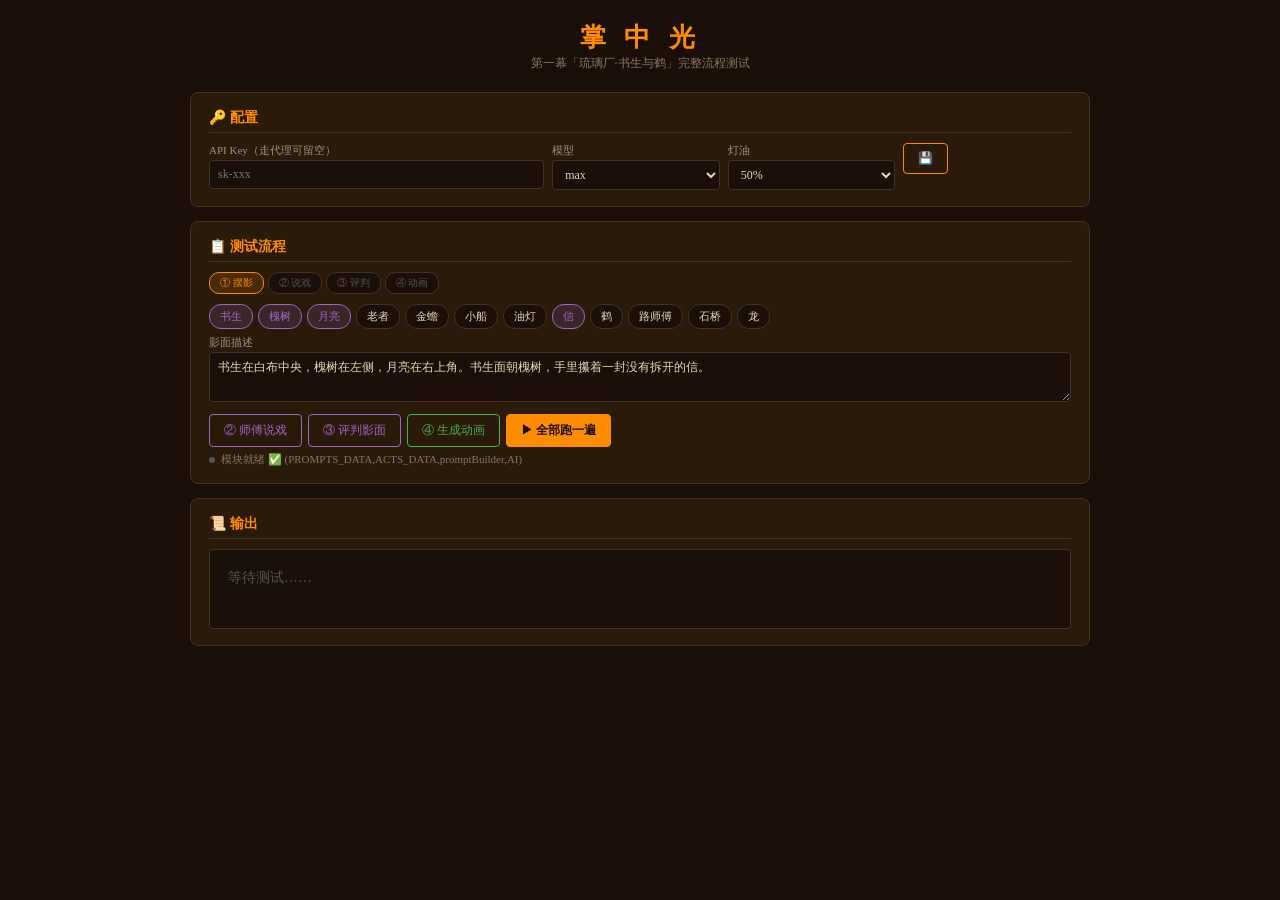
<file: test-act1-full.html>
<!DOCTYPE html>
<html lang="zh-CN">
<head>
<meta charset="UTF-8">
<meta name="viewport" content="width=device-width, initial-scale=1.0">
<title>掌中光 · 第一幕完整测试</title>
<style>
:root{--bg:#1a0f08;--panel:#2a1a0a;--text:#e8d5b7;--accent:#FF8C00;--purple:#a064c8;--border:#4a3020;--green:#4CAF50;--red:#f44336}
*{margin:0;padding:0;box-sizing:border-box}
body{background:var(--bg);color:var(--text);font-family:'Noto Serif SC','SimSun',serif;min-height:100vh;display:flex;justify-content:center;padding:20px 16px}
.container{max-width:900px;width:100%}
.header{text-align:center;margin-bottom:20px}
.header h1{font-size:26px;color:var(--accent);letter-spacing:6px}
.header p{font-size:12px;color:#8a7560}
.card{background:var(--panel);border:1px solid var(--border);border-radius:8px;padding:16px 18px;margin-bottom:14px}
.card h2{font-size:14px;color:var(--accent);margin-bottom:10px;border-bottom:1px solid var(--border);padding-bottom:5px}
label{font-size:11px;color:#a09080;display:block;margin-bottom:2px}
input,select,textarea{background:var(--bg);border:1px solid var(--border);color:var(--text);padding:6px 8px;border-radius:4px;font-family:inherit;font-size:12px;outline:none;width:100%}
input:focus,textarea:focus{border-color:var(--accent)}
textarea{resize:vertical;min-height:50px;font-size:12px}
.row{display:flex;gap:8px;flex-wrap:wrap}
.row>*{flex:1;min-width:100px}
button{padding:7px 14px;border:1px solid var(--accent);background:transparent;color:var(--accent);font-family:inherit;font-size:12px;border-radius:4px;cursor:pointer;transition:all .2s}
button:hover{background:var(--accent);color:var(--bg)}
button:disabled{opacity:.4;cursor:not-allowed}
button.primary{background:var(--accent);color:var(--bg);font-weight:bold}
button.purple{border-color:var(--purple);color:var(--purple);background:transparent}
button.purple:hover{background:var(--purple);color:var(--bg)}
button.green{border-color:var(--green);color:var(--green);background:transparent}
button.green:hover{background:var(--green);color:var(--bg)}
.output{background:var(--bg);border:1px solid var(--border);border-radius:4px;padding:14px 18px;min-height:80px;font-size:14px;line-height:2;white-space:pre-wrap;max-height:300px;overflow-y:auto}
.output .placeholder{color:#555}
.status{display:flex;align-items:center;gap:6px;font-size:11px;color:#8a7560;margin-top:5px}
.dot{width:6px;height:6px;border-radius:50%;background:#555;flex-shrink:0}
.dot.loading{background:var(--accent);animation:blink .6s infinite}
.dot.success{background:var(--green)}.dot.error{background:var(--red)}
@keyframes blink{0%,100%{opacity:1}50%{opacity:0}}
.puppet-chips{display:flex;flex-wrap:wrap;gap:5px;margin:6px 0}
.puppet-chip{padding:4px 10px;background:var(--bg);border:1px solid var(--border);border-radius:12px;cursor:pointer;font-size:11px;user-select:none;transition:all .2s}
.puppet-chip:hover{border-color:var(--purple)}
.puppet-chip.sel{border-color:var(--purple);background:rgba(160,100,200,.15);color:var(--purple)}
.step-indicator{display:flex;gap:4px;margin-bottom:10px}
.step{padding:3px 10px;border-radius:10px;font-size:10px;background:var(--bg);color:#555;border:1px solid var(--border)}
.step.done{background:rgba(76,175,80,.15);color:var(--green);border-color:var(--green)}
.step.active{background:rgba(255,140,0,.15);color:var(--accent);border-color:var(--accent)}
</style>
</head>
<body>
<div class="container">
<div class="header"><h1>掌 中 光</h1><p>第一幕「琉璃厂·书生与鹤」完整流程测试</p></div>

<div class="card">
<h2>🔑 配置</h2>
<div class="row">
<div style="flex:2"><label>API Key（走代理可留空）</label><input type="password" id="apiKey" placeholder="sk-xxx"></div>
<div style="flex:1"><label>模型</label><select id="model"><option value="qwen-turbo">turbo</option><option value="qwen-plus">plus</option><option value="qwen-max" selected>max</option></select></div>
<div><label>灯油</label><select id="oil"><option value="100">100%</option><option value="80">80%</option><option value="50" selected>50%</option><option value="35">35%</option><option value="15">15%</option></select></div>
<div><button onclick="T.saveConfig()">💾</button></div>
</div>
</div>

<div class="card">
<h2>📋 测试流程</h2>
<div class="step-indicator">
<span class="step" id="step1">① 摆影</span>
<span class="step" id="step2">② 说戏</span>
<span class="step" id="step3">③ 评判</span>
<span class="step" id="step4">④ 动画</span>
</div>
<div class="puppet-chips" id="puppetChips"></div>
<label>影面描述</label>
<textarea id="shadowDesc" rows="2">书生在白布中央，槐树在左侧，月亮在右上角。书生面朝槐树，手里攥着一封没有拆开的信。</textarea>
<div style="display:flex;gap:6px;margin-top:8px;flex-wrap:wrap">
<button class="purple" onclick="T.step1_narrate()">② 师傅说戏</button>
<button class="purple" onclick="T.step2_judge()">③ 评判影面</button>
<button class="green" onclick="T.step3_animate()">④ 生成动画</button>
<button class="primary" onclick="T.runAll()">▶ 全部跑一遍</button>
</div>
<div class="status"><span class="dot" id="dot"></span><span id="statusText">就绪</span></div>
</div>

<div class="card">
<h2>📜 输出</h2>
<div class="output" id="output"><span class="placeholder">等待测试……</span></div>
</div>
</div>

<!-- ===== 直接 script 标签加载（最可靠方式） ===== -->
<script src="js/config.example.js"></script>
<script src="data/prompts.json"></script>
<script src="data/acts.json"></script>
<script src="js/prompt-builder.js"></script>
<script src="js/ai-all.js"></script>
<script src="data/animate-shot.json"></script>
<script src="js/animate-request.js"></script>
<script src="js/animate-player.js"></script>
<script src="js/animate-fallback.js"></script>
<script src="js/audio.js"></script>

<!-- ===== 测试逻辑 ===== -->
<script>
var _ready = false;
window.addEventListener('DOMContentLoaded', function() {
  var ok = [];
  if (typeof PROMPTS_DATA !== 'undefined') ok.push('PROMPTS_DATA');
  if (typeof ACTS_DATA !== 'undefined') ok.push('ACTS_DATA');
  if (typeof promptBuilder !== 'undefined') ok.push('promptBuilder');
  if (typeof AI !== 'undefined') ok.push('AI');
  _ready = ok.length >= 4;
  document.getElementById('statusText').textContent = _ready ? '模块就绪 ✅ ('+ok.join(',')+')' : '模块缺失 ❌ 已加载: '+ok.join(',');
  if (!_ready) {
    document.getElementById('output').innerHTML = '<span style="color:var(--red)">❌ 模块加载失败<br><br>已加载: '+ok.join(', ')+'<br>缺失: PROMPTS_DATA: '+(typeof PROMPTS_DATA)+', ACTS_DATA: '+(typeof ACTS_DATA)+', promptBuilder: '+(typeof promptBuilder)+', AI: '+(typeof AI)+'<br><br>如果所有模块都显示 undefined，可能是 .json 文件被服务器以 application/json 类型返回导致浏览器拒执行。<br>请用 Live Server 打开（右键 → Open with Live Server）。</span>';
  }
});

function Sd(s,m) { document.getElementById('dot').className='dot '+s; document.getElementById('statusText').textContent=m; }
function E(t) { var d=document.createElement('div'); d.textContent=t||''; return d.innerHTML; }
function markStep(n) { for(var i=1;i<=4;i++){var el=document.getElementById('step'+i);el.className='step'+(i<n?' done':i===n?' active':'');} }

function mockGS() {
  var p = parseInt(document.getElementById('oil').value);
  return { lampOil:p, currentAct:1, currentScene:0, aiQuality:(p>=80?'high':p>=50?'medium':p>=20?'low':'critical'), triggeredClues:[], afterAnimationCallback:function(){ console.log('动画播放完毕'); } };
}

var PUPPETS = [{id:'scholar',name:'书生'},{id:'tree',name:'槐树'},{id:'moon',name:'月亮'},{id:'elder',name:'老者'},{id:'frog',name:'金蟾'},{id:'boat',name:'小船'},{id:'lamp',name:'油灯'},{id:'letter',name:'信'},{id:'crane',name:'鹤'},{id:'master',name:'路师傅'},{id:'bridge',name:'石桥'},{id:'dragon',name:'龙'}];
var _selected = ['scholar','tree','moon','letter'];

(function initChips(){
  var g = document.getElementById('puppetChips');
  PUPPETS.forEach(function(p){
    var c = document.createElement('span');
    c.className = 'puppet-chip' + (_selected.indexOf(p.id)>-1?' sel':'');
    c.textContent = p.name; c.dataset.id = p.id;
    c.onclick = function(){ var i=_selected.indexOf(p.id); if(i>-1)_selected.splice(i,1);else _selected.push(p.id); c.classList.toggle('sel'); };
    g.appendChild(c);
  });
})();

function buildShadowDesc() { return document.getElementById('shadowDesc').value.trim(); }

function buildLayout() {
  return { puppets: _selected.map(function(id,i){ var p=PUPPETS.find(function(x){return x.id===id})||{name:id}; return {id:id,name:p.name,x:0.2+Math.random()*0.6,y:0.2+Math.random()*0.6,scale:1}; }), sceneName:'第一幕·月夜等人' };
}

async function streamLLM(sys, msg, onText) {
  var key = document.getElementById('apiKey').value.trim();
  var useProxy = (typeof API_CONFIG!=='undefined' && API_CONFIG.BASE_API);
  var url = useProxy ? API_CONFIG.BASE_API+'/llm/stream' : 'http://123.57.90.233:3000/api/llm/stream';
  var headers = useProxy ? {'Content-Type':'application/json'} : {'Content-Type':'application/json','Authorization':'Bearer '+key};
  if (!useProxy && (!key||!key.startsWith('sk-'))) throw new Error('请填入API Key或走代理');
  var r = await fetch(url,{method:'POST',headers:headers,body:JSON.stringify({model:document.getElementById('model').value,messages:[{role:'system',content:sys},{role:'user',content:msg}],max_tokens:500,temperature:0.8,stream:true})});
  if (!r.ok) { var t=await r.text().catch(function(){return'?'}); throw new Error('HTTP '+r.status+': '+t.substring(0,150)); }
  var reader=r.body.getReader(),dec=new TextDecoder(),buf='',full='';
  while(true){var v=await reader.read();if(v.done)break;buf+=dec.decode(v.value,{stream:true});var ls=buf.split('\n');buf=ls.pop()||'';for(var i=0;i<ls.length;i++){var l=ls[i].trim();if(!l||!l.startsWith('data:')||l==='data:[DONE]')continue;try{var c=JSON.parse(l.slice(5)).choices?.[0]?.delta?.content;if(c){full+=c;if(onText)onText(full);}}catch(e){}}}
  return full;
}

var T = {
  async step1_narrate() {
    if (!_ready) return alert('模块未就绪');
    markStep(2); Sd('loading','师傅在说戏...');
    var out=document.getElementById('output');out.textContent='';out.style.color='var(--text)';
    try {
      var gs=mockGS(); var p=promptBuilder.buildOpeningPrompt(gs);
      var full=await streamLLM(p.systemPrompt,p.userMessage,function(t){out.textContent=t;});
      out.innerHTML=E(full); Sd('success','说戏完成 ('+full.length+'字)');
    } catch(e) { out.innerHTML='<span style="color:var(--red)">❌ '+E(e.message)+'</span>'; Sd('error','失败'); }
  },

  async step2_judge() {
    if (!_ready) return alert('模块未就绪');
    markStep(3); Sd('loading','评判中...');
    var out=document.getElementById('output');out.textContent='评判中……';
    try {
      var scene=ACTS_DATA.acts[0].scenes[0];
      var p=promptBuilder.buildJudgePrompt(scene,buildShadowDesc(),false);
      var raw=await AI.call(p.systemPrompt,p.userMessage,{temperature:0.3,maxTokens:400});
      var data=JSON.parse((raw.match(/\{[\s\S]*\}/)||[])[0]||raw);
      out.innerHTML='<b>综合：</b>'+(data.score||'?')+'分<br><b>角色匹配：</b>'+(data.character_match?.score||'?')+'/30 — '+E(data.character_match?.comment||'')+'<br><b>空间方位：</b>'+(data.spatial?.score||'?')+'/25 — '+E(data.spatial?.comment||'')+'<br><b>剧情还原：</b>'+(data.plot_detail?.score||'?')+'/25 — '+E(data.plot_detail?.comment||'')+'<br><b>传神度：</b>'+(data.authenticity?.score||'?')+'/20 — '+E(data.authenticity?.comment||'')+'<br><b>总评：</b>'+E(data.comment||'');
      Sd('success','评判完成: '+(data.score||'?')+'分');
    } catch(e) { out.innerHTML='<span style="color:var(--red)">❌ '+E(e.message)+'</span>'; Sd('error','失败'); }
  },

  async step3_animate() {
    if (!_ready) return alert('模块未就绪');
    if (typeof AIGallery==='undefined') return alert('AIGallery未加载');
    markStep(4); Sd('loading','动画管线启动...');
    var out=document.getElementById('output'),gs=mockGS(),layout=buildLayout(),desc=buildShadowDesc();
    out.innerHTML='<b>🎬 动画管线</b>\n皮影：'+layout.puppets.map(function(p){return p.name}).join('、')+'\n灯油：'+gs.lampOil+'%\n\n';

    // A: LLM分镜
    out.textContent += '▶ A 分镜脚本... ';
    var shotScript=null;
    try {
      var scene=ACTS_DATA.acts[0].scenes[0];
      var raw=await AI.call('你是皮影戏分镜师。根据影面设计2-3个镜头。返回JSON:{"shots":[{"shotId":"01","cameraType":"远景","dialogue":"对白","bgSound":"oil_lamp"}]}。只输出JSON。','影面：'+desc+'\n场景：'+scene.description,{temperature:0.7,maxTokens:500});
      try{shotScript=JSON.parse(raw);}catch(e){var m=raw.match(/\{[\s\S]*\}/);if(m)shotScript=JSON.parse(m[0]);}
      out.textContent += (shotScript&&shotScript.shots?'✅ '+shotScript.shots.length+'镜头\n':'⚠️ 使用兜底\n');
    } catch(e) { out.textContent += '❌ '+e.message+'\n→ 兜底\n'; shotScript=(typeof ANIMATE_FALLBACK_DATA!=='undefined')?ANIMATE_FALLBACK_DATA[0]:{shots:[{shotId:'fb',dialogue:desc,bgSound:'oil_lamp'}]}; }

    // B: T2I
    out.textContent += '▶ B 文生图... ';
    try {
      var img=await AIGallery.textToImage(shotScript.shots[0]?.dialogue||desc);
      out.textContent += (img.url?'✅\n':'❌ 无图片\n');
    } catch(e) { out.textContent += '⚠️ '+e.message.substring(0,40)+'\n'; }

    // C: TTS
    out.textContent += '▶ C TTS语音... ';
    try {
      var tts=await AIGallery.textToSpeech(shotScript.shots[0]?.dialogue||desc);
      out.textContent += (tts.audioUrl?'✅\n':'❌\n');
    } catch(e) { out.textContent += '⚠️ '+e.message.substring(0,40)+'\n'; }

    out.textContent += '\n━━━━━━━━\n📊 动画管线测试完成（3阶段）';
    Sd('success','动画管线测试完成');
  },

  async runAll() { await this.step1_narrate(); await new Promise(function(r){setTimeout(r,1000)}); await this.step2_judge(); await new Promise(function(r){setTimeout(r,1000)}); await this.step3_animate(); },

  saveConfig() {
    localStorage.setItem('act1_full_test',JSON.stringify({key:document.getElementById('apiKey').value,model:document.getElementById('model').value,oil:document.getElementById('oil').value}));
    Sd('success','已保存');
  },
  loadConfig() {
    try{var d=JSON.parse(localStorage.getItem('act1_full_test'));if(d){document.getElementById('apiKey').value=d.key||'';document.getElementById('model').value=d.model||'qwen-max';document.getElementById('oil').value=d.oil||'50';}}catch(e){}
  }
};

T.loadConfig();
markStep(1);
</script>
</body>
</html>
</file>
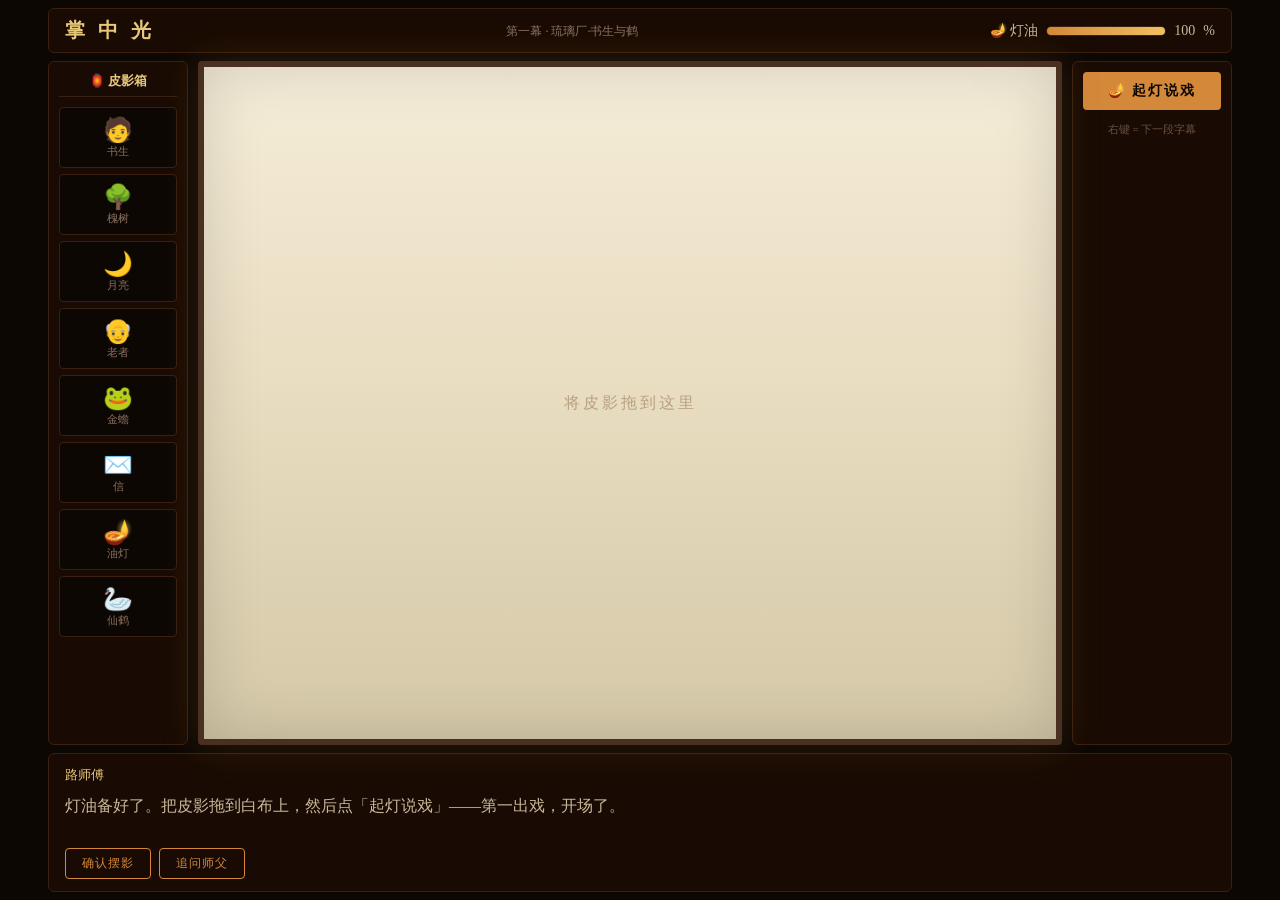
<file: test-act1-game.html>
<!DOCTYPE html>
<html lang="zh-CN">
<head>
<meta charset="UTF-8">
<meta name="viewport" content="width=device-width,initial-scale=1.0">
<title>掌中光 · 第一幕「琉璃厂·书生与鹤」</title>
<style>
:root{--bg:#0d0704;--panel:rgba(26,12,4,.95);--text:#c8b89a;--accent:#d4883a;--gold:#e8c97a;--border:#3a2010;--green:#5a9e6f;--red:#c44}
*{margin:0;padding:0;box-sizing:border-box;user-select:none}
body{background:var(--bg);color:var(--text);font-family:'STKaiti','楷体',serif;height:100vh;overflow:hidden;display:flex;flex-direction:column}
/* 游戏容器 */
#game{flex:1;display:flex;flex-direction:column;max-width:1200px;margin:0 auto;width:100%;padding:8px}
/* 顶部信息栏 */
#topBar{display:flex;justify-content:space-between;align-items:center;padding:8px 16px;background:var(--panel);border:1px solid var(--border);border-radius:6px;margin-bottom:8px}
#topBar h1{font-size:20px;color:var(--gold);letter-spacing:4px}
#oilDisplay{display:flex;align-items:center;gap:8px;font-size:14px}
#oilBar{width:120px;height:10px;background:#1a0802;border:1px solid var(--border);border-radius:5px;overflow:hidden}
#oilFill{height:100%;background:linear-gradient(90deg,#d4883a,#f0c060);transition:width .5s}
#sceneLabel{font-size:12px;color:#8a7060}
/* 主体三栏 */
#main{flex:1;display:flex;gap:10px;min-height:0}
/* 左侧皮影箱 */
#puppetBox{width:140px;background:var(--panel);border:1px solid var(--border);border-radius:6px;padding:10px;display:flex;flex-direction:column;gap:6px;overflow-y:auto}
#puppetBox h3{font-size:13px;color:var(--gold);text-align:center;border-bottom:1px solid var(--border);padding-bottom:6px;margin-bottom:4px}
.puppet-card{background:var(--bg);border:1px solid var(--border);border-radius:4px;padding:8px;text-align:center;cursor:pointer;transition:all .2s;font-size:12px}
.puppet-card:hover{border-color:var(--accent)}
.puppet-card .emoji{font-size:24px;display:block}
.puppet-card .name{font-size:11px;color:#8a7060;margin-top:2px}
/* 中间白布舞台 */
#stageWrap{flex:1;display:flex;flex-direction:column}
#stage{flex:1;background:linear-gradient(180deg,#f5edd8 0%,#e8dcc0 50%,#d4c8a8 100%);border:6px solid #4a3020;border-radius:4px;position:relative;box-shadow:inset 0 0 60px rgba(0,0,0,.15),0 0 40px rgba(180,120,40,.2)}
#stage .hint{position:absolute;top:50%;left:50%;transform:translate(-50%,-50%);color:#b8a080;font-size:16px;letter-spacing:3px;pointer-events:none}
.stage-puppet{position:absolute;width:70px;height:100px;filter:brightness(0.15);cursor:grab;transition:filter .3s}
.stage-puppet:hover{filter:brightness(0.3)}
/* 右侧信息 */
#infoPanel{width:160px;background:var(--panel);border:1px solid var(--border);border-radius:6px;padding:10px;display:flex;flex-direction:column;gap:8px}
#btnStart{width:100%;padding:10px;background:var(--accent);color:var(--bg);border:none;border-radius:4px;font-family:inherit;font-size:14px;cursor:pointer;letter-spacing:2px;font-weight:bold}
#btnStart:hover{opacity:.8}
#btnStart:disabled{background:#555;cursor:not-allowed}
/* 底部对话框 */
#dialogueWrap{background:var(--panel);border:1px solid var(--border);border-radius:6px;padding:12px 16px;margin-top:8px;min-height:80px}
#speaker{font-size:13px;color:var(--gold);margin-bottom:6px}
#dialogueText{font-size:16px;line-height:2;min-height:50px;max-height:140px;overflow-y:auto}
#dialogueText .continue-hint{color:var(--accent);font-size:12px;animation:blink 1.2s infinite;float:right;margin-top:8px}
@keyframes blink{0%,100%{opacity:1}50%{opacity:.3}}
.btn-row{display:flex;gap:8px;margin-top:8px}
.btn-row button{padding:6px 16px;background:transparent;border:1px solid var(--accent);color:var(--accent);border-radius:4px;cursor:pointer;font-family:inherit;font-size:12px;letter-spacing:1px}
.btn-row button:hover{background:var(--accent);color:var(--bg)}
.btn-row button:disabled{opacity:.4;cursor:not-allowed}
</style>
</head>
<body>
<div id="game">
  <!-- 顶部栏 -->
  <div id="topBar">
    <div><h1>掌 中 光</h1></div>
    <div><span id="sceneLabel">第一幕 · 琉璃厂·书生与鹤</span></div>
    <div id="oilDisplay">🪔 灯油 <div id="oilBar"><div id="oilFill" style="width:100%"></div></div> <span id="oilNum">100</span>%</div>
  </div>

  <!-- 主体 -->
  <div id="main">
    <!-- 皮影箱 -->
    <div id="puppetBox">
      <h3>🏮 皮影箱</h3>
    </div>

    <!-- 白布舞台 -->
    <div id="stageWrap">
      <div id="stage"><div class="hint">将皮影拖到这里</div></div>
    </div>

    <!-- 右侧面板 -->
    <div id="infoPanel">
      <button id="btnStart" onclick="startScene()">🪔 起灯说戏</button>
      <div style="font-size:11px;color:#6a5040;text-align:center;margin-top:4px">右键 = 下一段字幕</div>
    </div>
  </div>

  <!-- 对话框 -->
  <div id="dialogueWrap">
    <div id="speaker">路师傅</div>
    <div id="dialogueText">灯油备好了。把皮影拖到白布上，然后点「起灯说戏」——第一出戏，开场了。</div>
    <div class="btn-row">
      <button id="btnConfirm" onclick="confirmPuppets()">确认摆影</button>
      <button id="btnAsk" onclick="askMaster()">追问师父</button>
    </div>
  </div>
</div>

<script src="data/prompts.json"></script>
<script src="data/acts.json"></script>

<script>
// ========== API 配置 ==========
var API_URL = (typeof API_CONFIG !== 'undefined' && API_CONFIG.BASE_API) ? API_CONFIG.BASE_API + '/llm/stream' : 'http://123.57.90.233:3000/api/llm/stream';

// ========== 游戏状态 ==========
var game = { oil:100, act:1, scene:0, staged:[], speaking:false };

// ========== 皮影生成 ==========
var PUPPETS = [
  {id:'scholar',name:'书生',emoji:'🧑'},{id:'tree',name:'槐树',emoji:'🌳'},
  {id:'moon',name:'月亮',emoji:'🌙'},{id:'elder',name:'老者',emoji:'👴'},
  {id:'frog',name:'金蟾',emoji:'🐸'},{id:'letter',name:'信',emoji:'✉️'},
  {id:'lamp',name:'油灯',emoji:'🪔'},{id:'crane',name:'仙鹤',emoji:'🦢'}
];

(function(){
  var box = document.getElementById('puppetBox');
  PUPPETS.forEach(function(p){
    var c = document.createElement('div');
    c.className = 'puppet-card';
    c.innerHTML = '<span class="emoji">'+p.emoji+'</span><span class="name">'+p.name+'</span>';
    c.draggable = true;
    c.addEventListener('dragstart',function(e){ e.dataTransfer.setData('text/plain',p.id); });
    box.appendChild(c);
  });
})();

// ========== 舞台拖放 ==========
var stage = document.getElementById('stage');
stage.addEventListener('dragover',function(e){e.preventDefault()});
stage.addEventListener('drop',function(e){
  e.preventDefault();
  var pid = e.dataTransfer.getData('text/plain');
  var p = PUPPETS.find(function(x){return x.id===pid}); if(!p) return;
  var rect = stage.getBoundingClientRect();
  var el = document.createElement('div');
  el.className = 'stage-puppet';
  el.dataset.puppet = pid;
  el.textContent = p.emoji;
  el.style.left = (e.clientX - rect.left - 35) + 'px';
  el.style.top = (e.clientY - rect.top - 50) + 'px';
  el.draggable = true;
  el.addEventListener('dragstart',function(ev){ ev.dataTransfer.setData('text/plain','move:'+pid); el.style.opacity='0.5'; });
  el.addEventListener('dragend',function(){ el.style.opacity='1'; });
  stage.appendChild(el);
  game.staged.push({id:pid,name:p.name,x:(e.clientX-rect.left-35)/rect.width,y:(e.clientY-rect.top-50)/rect.height});
  var hint = stage.querySelector('.hint'); if(hint) hint.style.display='none';
});

stage.addEventListener('drop',function(e){
  var d = e.dataTransfer.getData('text/plain');
  if (!d.startsWith('move:')) return;
  var pid = d.slice(5);
  var el = stage.querySelector('[data-puppet="'+pid+'"]');
  if (!el) return;
  var rect = stage.getBoundingClientRect();
  el.style.left = (e.clientX - rect.left - 35) + 'px';
  el.style.top = (e.clientY - rect.top - 50) + 'px';
});

// ========== 字幕系统 ==========
var twTimer = null, subQueue = [], subActive = false;
function typewriter(text, speed, onDone){
  speed = speed||50;
  var el = document.getElementById('dialogueText');
  if(twTimer) clearInterval(twTimer);
  el.innerHTML = ''; var i = 0;
  twTimer = setInterval(function(){
    if(i < text.length){ var ch=text[i]; el.innerHTML += ch==='\n'?'<br>':ch; i++; }
    else { clearInterval(twTimer); twTimer=null; if(onDone) onDone(); }
  }, speed);
}

function enqueueSubtitle(text, speed){
  subQueue.push({text:text,speed:speed||50});
  if(!subActive) processQueue();
}

function processQueue(){
  if(subActive || subQueue.length===0) return;
  subActive = true;
  var item = subQueue.shift();
  typewriter(item.text, item.speed, function(){
    subActive = false;
    if(subQueue.length > 0){
      var el = document.getElementById('dialogueText');
      el.innerHTML += '<span class="continue-hint">右键继续 ▸</span>';
    } else {
      document.getElementById('btnConfirm').disabled = false;
      document.getElementById('btnAsk').disabled = false;
    }
  });
}

document.addEventListener('contextmenu',function(e){
  e.preventDefault();
  if(subActive) return;
  if(subQueue.length === 0) return;
  processQueue();
});

// ========== AI 流式调用 ==========
async function aiStream(sysPrompt, userMsg, onText){
  var r = await fetch(API_URL, {
    method:'POST', headers:{'Content-Type':'application/json'},
    body:JSON.stringify({model:'qwen-max',messages:[{role:'system',content:sysPrompt},{role:'user',content:userMsg}],max_tokens:400,temperature:0.8,stream:true})
  });
  if(!r.ok) throw new Error('HTTP '+r.status);
  var reader = r.body.getReader(), dec = new TextDecoder(), buf='',full='';
  while(true){var v=await reader.read();if(v.done)break;buf+=dec.decode(v.value,{stream:true});var ls=buf.split('\n');buf=ls.pop()||'';
    for(var i=0;i<ls.length;i++){var l=ls[i].trim();if(!l||!l.startsWith('data:')||l==='data:[DONE]')continue;
      try{var c=JSON.parse(l.slice(5)).choices?.[0]?.delta?.content;if(c){full+=c;if(onText)onText(full);}}catch(e){}
    }
  }
  return full;
}

// ========== 游戏逻辑 ==========
function buildSystemPrompt(){
  var act = ACTS_DATA.acts[game.act-1];
  var scene = act.scenes[game.scene];
  var stagedList = game.staged.map(function(s){return s.name}).join('、') || '空无一物';
  return PROMPTS_DATA.baseSystemPrompt + '\n\n' +
    '【当前剧目】第'+game.act+'幕：'+act.name+'\n' +
    '背景：'+act.intro+'\n' +
    '场景：'+scene.description+'\n' +
    '灯油：'+game.oil+'%\n' +
    '学徒在白布上摆了：'+stagedList+'\n\n' +
    '你正在说第一段戏。请以路师傅苍老从容的口吻开场。先说戏，然后引导学徒摆皮影。120-250字。';
}

async function startScene(){
  var btn = document.getElementById('btnStart');
  btn.disabled = true; btn.textContent = '⏳ 路师傅在说戏...';
  document.getElementById('dialogueText').textContent = '';
  document.getElementById('speaker').textContent = '路师傅';
  game.speaking = true;

  try {
    var sys = buildSystemPrompt();
    var msg = '这是第一幕的开场。学徒刚刚坐下。请路师傅说第一段戏。';
    var full = await aiStream(sys, msg, function(text){
      document.getElementById('dialogueText').textContent = text;
    });
    // 将完整文本按句号分段
    var segs = full.split(/(?<=。)(?=\S)/);
    segs.forEach(function(s){ enqueueSubtitle(s.trim(), 45); });
    // 消耗灯油
    game.oil = Math.max(0, game.oil - 2);
    updateOil();
  } catch(e) {
    enqueueSubtitle('……（灯火晃了一下）师傅的声音传不过来了。再点一次「起灯说戏」吧。', 50);
  }
  game.speaking = false;
  btn.disabled = false; btn.textContent = '🪔 起灯说戏';
}

async function confirmPuppets(){
  if(game.staged.length === 0){ enqueueSubtitle('白布上还空着呢——先拖几个影儿上去。',45); return; }
  var btnConfirm = document.getElementById('btnConfirm');
  var btnAsk = document.getElementById('btnAsk');
  btnConfirm.disabled = true; btnAsk.disabled = true;
  document.getElementById('speaker').textContent = '路师傅';
  enqueueSubtitle('（师傅凑近白布，眯着眼细细端详……）', 30);

  var act = ACTS_DATA.acts[game.act-1];
  var scene = act.scenes[game.scene];
  var desc = game.staged.map(function(s){var h=s.x<0.33?'左':s.x>0.66?'右':'中';var v=s.y<0.33?'上':s.y>0.66?'下':'';return s.name+'在'+(h+v||'中央');}).join('，');

  try {
    var sys = PROMPTS_DATA.judgeSystemPrompt;
    var msg = '【场景】'+scene.description+'\n【期望】'+(scene.standard_puppets||[]).join('、')+'\n【学徒摆了】'+desc+'\n请评判，返回JSON。';
    var raw = await fetch(API_URL.replace('/stream',''), {
      method:'POST', headers:{'Content-Type':'application/json'},
      body:JSON.stringify({model:'qwen-turbo',messages:[{role:'system',content:sys},{role:'user',content:msg}],max_tokens:300,temperature:0.3,stream:false})
    }).then(function(r){return r.json()});
    var reply = raw.choices?.[0]?.message?.content || '{}';
    var data = JSON.parse((reply.match(/\{[\s\S]*\}/)||[])[0]||reply);
    var text = '【评分：'+(data.score||'?')+'分】\n'+(data.comment||'')+'\n\n'+(data.guiding_hint||'');
    enqueueSubtitle(text, 50);
  } catch(e) {
    enqueueSubtitle('……（师傅点了点头，没说话。）', 55);
  }
  btnConfirm.disabled = false; btnAsk.disabled = false;
  // 消耗灯油
  game.oil = Math.max(0, game.oil - 3);
  updateOil();
}

async function askMaster(){
  var btnConfirm = document.getElementById('btnConfirm');
  var btnAsk = document.getElementById('btnAsk');
  btnConfirm.disabled = true; btnAsk.disabled = true;
  enqueueSubtitle('（你向师傅请教——师傅沉吟片刻……）', 40);

  var act = ACTS_DATA.acts[game.act-1];
  var scene = act.scenes[game.scene];
  var desc = game.staged.length ? game.staged.map(function(s){return s.name}).join('、') : '空无一物';

  try {
    var sys = PROMPTS_DATA.baseSystemPrompt + '\n\n第1幕：'+act.name+'。灯油'+game.oil+'%。学徒影面：'+desc+'。学徒在追问。请简短回答（40-100字），保持老北京腔。';
    var full = await aiStream(sys, '学徒问：师傅，您能看看我摆的影儿，给我讲讲这出戏的门道吗？', function(text){
      document.getElementById('dialogueText').textContent = text;
    });
    enqueueSubtitle(full, 45);
  } catch(e) {
    enqueueSubtitle('……（师傅张了张嘴，声音被灯花吞了）再问一次吧。', 45);
  }
  btnConfirm.disabled = false; btnAsk.disabled = false;
}

function updateOil(){
  document.getElementById('oilFill').style.width = game.oil + '%';
  document.getElementById('oilNum').textContent = game.oil;
  if(game.oil < 20){
    document.getElementById('oilFill').style.background = 'linear-gradient(90deg,#c44,#d4883a)';
  }
}
</script>
</body>
</html>
</file>
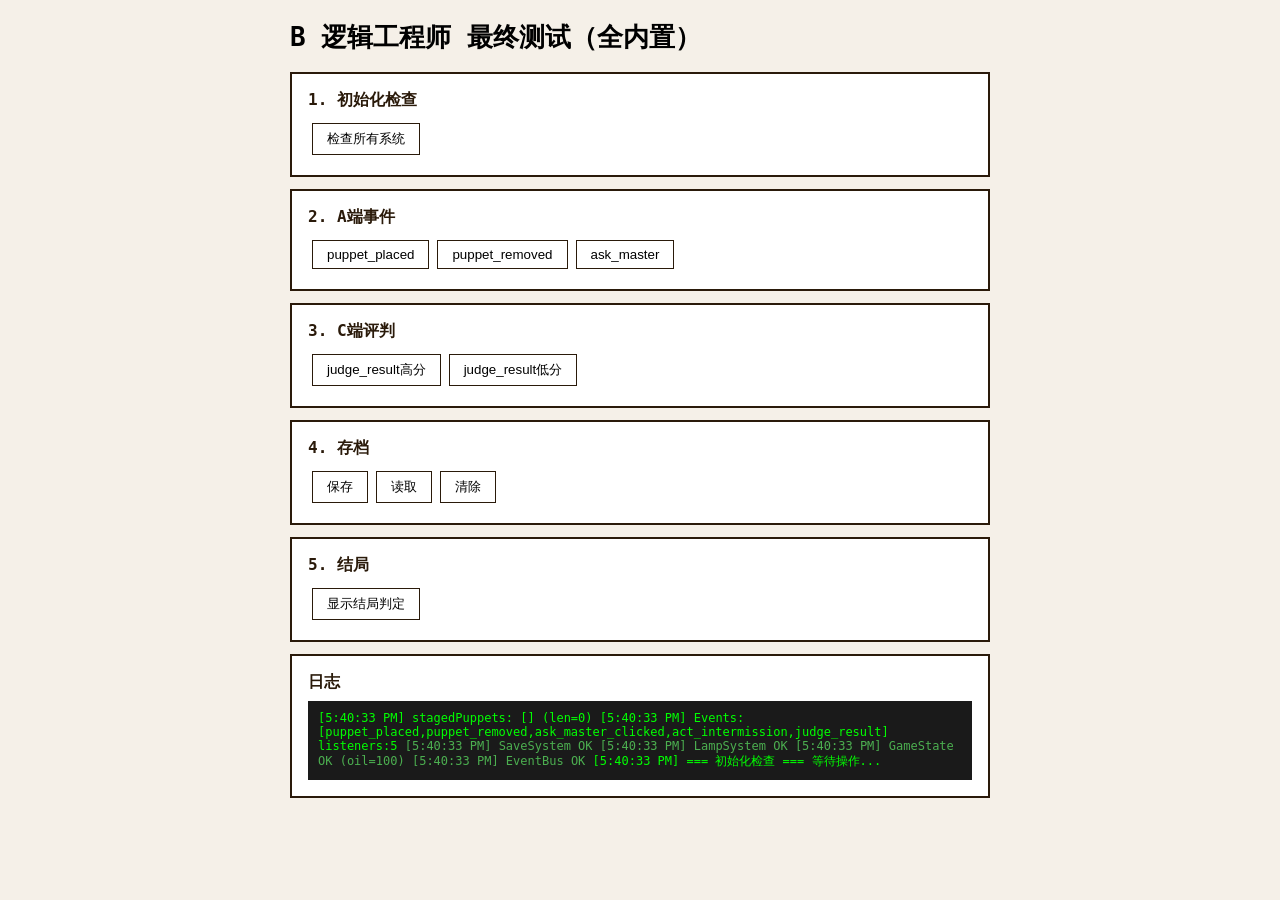
<file: test-b-full.html>
<!DOCTYPE html>
<html lang="zh">
<head>
    <meta charset="UTF-8">
    <title>B逻辑工程师 最终测试</title>
    <style>
        body { font-family: monospace; max-width: 700px; margin: 20px auto; background: #f5f0e8; }
        .panel { background: white; border: 2px solid #2a1a0a; padding: 16px; margin: 12px 0; }
        h2 { margin: 0 0 8px; font-size: 16px; color: #2a1a0a; }
        button { padding: 6px 14px; margin: 4px; cursor: pointer; border: 1px solid #2a1a0a; background: #fff; }
        button:hover { background: #2a1a0a; color: #fff; }
        .log { background: #1a1a1a; color: #0f0; padding: 10px; max-height: 300px; overflow-y: auto; font-size: 12px; }
        .warn { color: #e67e00; }
        .err { color: #f44; }
        .ok { color: #4CAF50; }
    </style>
</head>
<body>
    <h1>B 逻辑工程师 最终测试（全内置）</h1>

    <div class="panel"><h2>1. 初始化检查</h2><button onclick="checkInit()">检查所有系统</button></div>
    <div class="panel"><h2>2. A端事件</h2><button onclick="simPuppetPlaced()">puppet_placed</button><button onclick="simPuppetRemoved()">puppet_removed</button><button onclick="simAskMaster()">ask_master</button></div>
    <div class="panel"><h2>3. C端评判</h2><button onclick="simJudgeGood()">judge_result高分</button><button onclick="simJudgeBad()">judge_result低分</button></div>
    <div class="panel"><h2>4. 存档</h2><button onclick="simSave()">保存</button><button onclick="simLoad()">读取</button><button onclick="simClear()">清除</button></div>
    <div class="panel"><h2>5. 结局</h2><button onclick="simEnding()">显示结局判定</button></div>
    <div class="panel"><h2>日志</h2><div class="log" id="log">等待操作...</div></div>

<script>
// ==================== event-bus.js (内联) ====================
const EventBus = {
    listeners: {},
    on(eventName, callback) {
        if (!this.listeners[eventName]) this.listeners[eventName] = [];
        this.listeners[eventName].push(callback);
    },
    emit(eventName, data) {
        const callbacks = this.listeners[eventName];
        if (!callbacks) return;
        callbacks.forEach(function(cb) {
            try { cb(data); }
            catch(e) { console.error('EventBus err:' + eventName, e); }
        });
    },
    debug() {
        const events = Object.keys(this.listeners);
        const total = events.reduce((s,k) => s + this.listeners[k].length, 0);
        return { events, totalListeners: total };
    }
};
window.EventBus = EventBus;

// ==================== game.js (内联) ====================
class GameState {
    constructor() {
        this.currentAct = 1;
        this.lampOil = 100;
        this.totalOilBurned = 0;
        this.ownedPuppets = ["scholar","tree","moon","elder","frog"];
        this.stagedPuppets = [];
        this.aiQuality = "high";
        this.endingStats = { faithfulness:0, creativity:0, oilConservation:0, questionsAsked:0 };
    }
    updateAIQuality() {
        if (this.lampOil >= 80) this.aiQuality = "high";
        else if (this.lampOil >= 50) this.aiQuality = "medium";
        else if (this.lampOil >= 20) this.aiQuality = "low";
        else this.aiQuality = "critical";
    }
    toJSON() {
        return JSON.stringify({
            currentAct: this.currentAct,
            currentScene: this.currentScene,
            isGameOver: this.isGameOver,
            lampOil: this.lampOil,
            totalOilBurned: this.totalOilBurned,
            ownedPuppets: this.ownedPuppets,
            stagedPuppets: this.stagedPuppets,
            usedPuppets: this.usedPuppets,
            endingStats: this.endingStats,
            aiQuality: this.aiQuality
        });
    }
    static fromJSON(s) {
        const state = new GameState();
        Object.assign(state, JSON.parse(s));
        return state;
    }
}
const gameState = new GameState();
window.gameState = gameState;

function determineEnding(s) {
    const { lampOil, endingStats:{faithfulness, creativity} } = s;
    if (creativity >= 80) return "shadow_master";
    if (lampOil >= 30 && faithfulness >= 70 && creativity >= 50) return "light_passed";
    if (lampOil >= 15 && faithfulness >= 60) return "light_kept";
    if (faithfulness >= 40) return "shadow_remains";
    return "light_out";
}
window.determineEnding = determineEnding;

// ==================== lamp.js (内联) ====================
const LampSystem = {
    COSTS: { puppet_placed:3, puppet_removed:1, ask_master:8, time_penalty:2 },
    REWARDS: { correct_judge:2, creativity_bonus:3 },
    RECOVERY: { intermission:80 },

    burn(reason) {
        const cost = this.COSTS[reason] || 0;
        gameState.lampOil = Math.max(0, gameState.lampOil - cost);
        gameState.totalOilBurned += cost;
        gameState.updateAIQuality();
        EventBus.emit("oil_changed", { oil: gameState.lampOil, reason });
        if (gameState.lampOil <= 0) EventBus.emit("oil_depleted");
    },
    reward(reason) {
        const gain = this.REWARDS[reason] || 0;
        gameState.lampOil = Math.min(100, gameState.lampOil + gain);
        gameState.updateAIQuality();
        EventBus.emit("oil_changed", { oil: gameState.lampOil, reason });
    },
    intermissionRecover() {
        gameState.lampOil = this.RECOVERY.intermission;
        EventBus.emit("oil_changed", { oil: gameState.lampOil, reason:"intermission" });
    }
};
window.LampSystem = LampSystem;

EventBus.on("puppet_placed", (data) => {
    LampSystem.burn("puppet_placed");
    // 同时兼容 id 和 puppetId 字段名
    var pid = (data && data.id) || (data && data.puppetId);
    gameState.stagedPuppets.push(pid);
});
EventBus.on("puppet_removed", () => LampSystem.burn("puppet_removed"));
EventBus.on("ask_master_clicked", () => LampSystem.burn("ask_master"));
EventBus.on("act_intermission", () => LampSystem.intermissionRecover());
EventBus.on("judge_result", (res) => {
    gameState.endingStats.faithfulness += res.score;
    gameState.endingStats.creativity += res.creativity;
    if (res.correct) LampSystem.reward("correct_judge");
    if (res.creativity > 20) LampSystem.reward("creativity_bonus");
    SaveSystem.save();
});

// ==================== save.js (内联) ====================
const SaveSystem = {
    KEY: "zzg_save",
    _mem: {},

    save() {
        try {
            this._mem[this.KEY] = gameState.toJSON();
            return true;
        } catch(e) {
            console.error("save error", e);
            return false;
        }
    },

    load() {
        try {
            var json = this._mem[this.KEY] || null;
            if (!json) return false;
            Object.assign(gameState, GameState.fromJSON(json));
            EventBus.emit("save_loaded", { state: gameState });
            return true;
        } catch(e) {
            console.error("load error", e);
            return false;
        }
    },

    clear() {
        delete this._mem[this.KEY];
    }
};
window.SaveSystem = SaveSystem;
</script>

<script>
// ==================== 测试面板 ====================
var logEl = document.getElementById('log');
function log(msg, type) {
    var cls = type==='warn'?'warn':type==='err'?'err':type==='ok'?'ok':'';
    logEl.innerHTML = '<span class="'+cls+'">['+new Date().toLocaleTimeString()+'] '+msg+'</span>\n'+logEl.innerHTML;
}

function checkInit() {
    log('=== 初始化检查 ===');
    log(typeof EventBus!=='undefined' && EventBus.on ? 'EventBus OK':'EventBus FAIL','ok');
    log(typeof gameState!=='undefined' && gameState.lampOil===100 ? 'GameState OK (oil=100)':'GameState FAIL','ok');
    log(typeof LampSystem!=='undefined' ? 'LampSystem OK':'LampSystem FAIL','ok');
    log(typeof SaveSystem!=='undefined' ? 'SaveSystem OK':'SaveSystem FAIL','ok');
    var d = EventBus.debug();
    log('Events: ['+d.events.join(',')+'] listeners:'+d.totalListeners);
    log('stagedPuppets: ['+gameState.stagedPuppets.join(',')+'] (len='+gameState.stagedPuppets.length+')');
}

function simPuppetPlaced() {
    log('>>> puppet_placed {id:"scholar", x:200, y:150}');
    EventBus.emit('puppet_placed', { id:'scholar', x:200, y:150 });
    // emit 是同步的，马上检查
    var val = gameState.stagedPuppets[gameState.stagedPuppets.length-1];
    log('oil='+gameState.lampOil+' stagedPuppets='+JSON.stringify(gameState.stagedPuppets));
    log('最后push的值 = '+JSON.stringify(val)+' 类型='+(typeof val), val==='scholar'?'ok':'err');
}

function simPuppetRemoved() {
    log('>>> puppet_removed');
    EventBus.emit('puppet_removed', {});
    log('oil='+gameState.lampOil);
}

function simAskMaster() {
    log('>>> ask_master_clicked');
    EventBus.emit('ask_master_clicked', {});
    log('oil='+gameState.lampOil+' (扣8油)');
}

function simJudgeGood() {
    log('>>> judge_result (高分)');
    EventBus.emit('judge_result', { score:80, correct:true, creativity:30, comment:'很好' });
    log('oil='+gameState.lampOil+' faith='+gameState.endingStats.faithfulness+' creat='+gameState.endingStats.creativity);
}

function simJudgeBad() {
    log('>>> judge_result (低分)');
    EventBus.emit('judge_result', { score:20, correct:false, creativity:5, comment:'不对' });
    log('oil='+gameState.lampOil+' faith='+gameState.endingStats.faithfulness+' creat='+gameState.endingStats.creativity);
}

function simSave() {
    var ok = SaveSystem.save();
    log(ok ? '保存成功':'保存失败', ok?'ok':'err');
}

function simLoad() {
    var ok = SaveSystem.load();
    log(ok ? '读取成功 oil='+gameState.lampOil : '无存档', ok?'ok':'warn');
}

function simClear() {
    SaveSystem.clear();
    log('存档已清除');
}

function simEnding() {
    var ending = determineEnding(gameState);
    var map = {shadow_master:'影子师傅',light_passed:'传灯',light_kept:'守灯',shadow_remains:'残影',light_out:'灯灭'};
    log('结局: '+map[ending]+' oil='+gameState.lampOil+' faith='+gameState.endingStats.faithfulness+' creat='+gameState.endingStats.creativity, 'ok');
}

setTimeout(checkInit, 100);
</script>
</body>
</html>
</file>
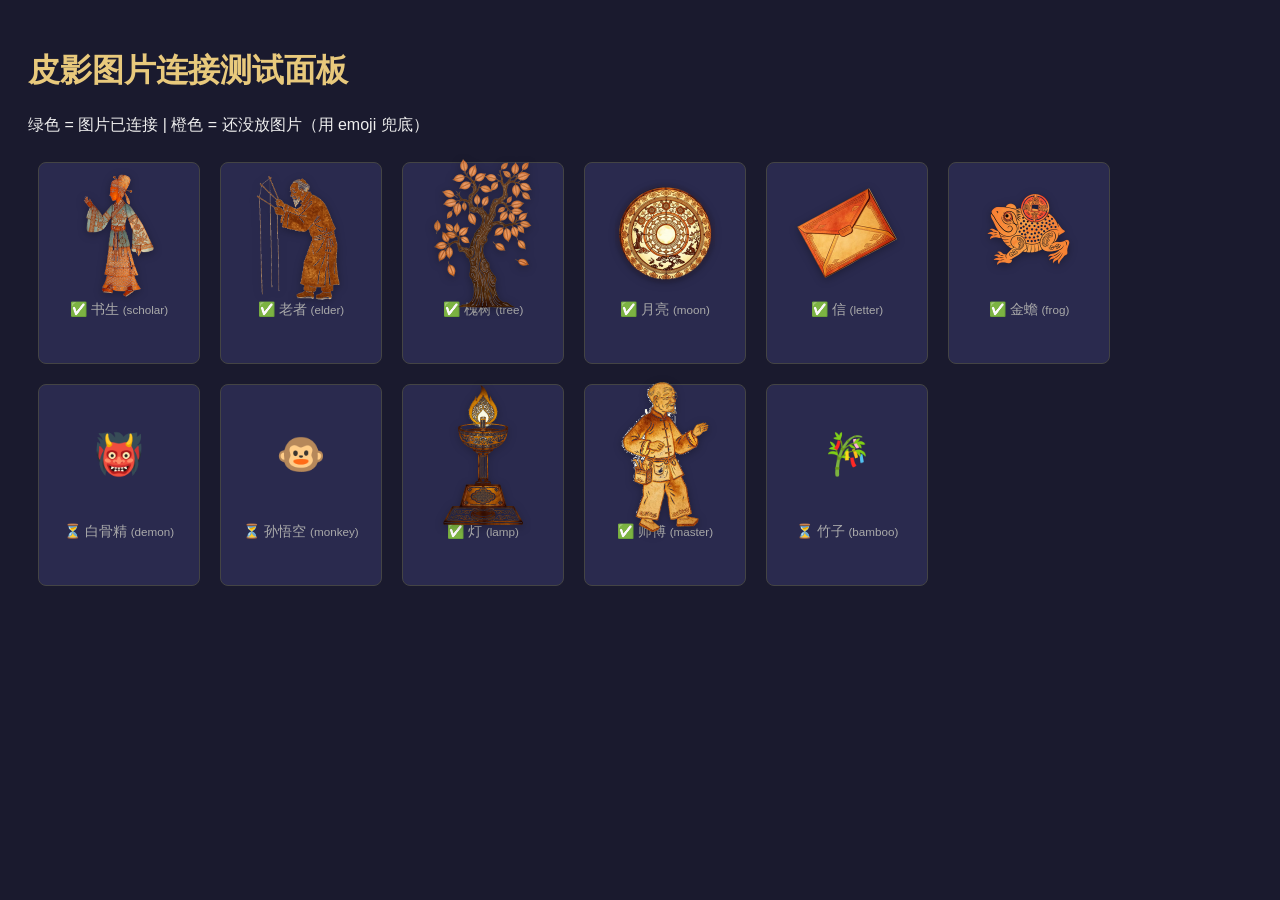
<file: test-image.html>
<!DOCTYPE html>
<html lang="zh-CN">
<head>
    <meta charset="UTF-8">
    <title>图片连接测试</title>
    <style>
        body { font-family: sans-serif; background:#1a1a2e; color:#eee; padding:20px; }
        .test-card {
            display:inline-block; width:140px; height:180px;
            background:#2a2a4e; border:1px solid #444; border-radius:8px;
            margin:10px; text-align:center; padding:10px;
        }
        .visual { height:120px; display:flex; align-items:center; justify-content:center; }
        .label { font-size:14px; margin-top:8px; color:#aaa; }
        h1 { color:#e8c97c; }
        .ok { color:#4caf50; }
        .pending { color:#ff9800; }
    </style>
</head>
<body>
    <h1>皮影图片连接测试面板</h1>
    <p>绿色 = 图片已连接 | 橙色 = 还没放图片（用 emoji 兜底）</p>

    <div id="gallery"></div>

    <script src="js/puppet-images.js"></script>
    <script>
        const ids = ['scholar','elder','tree','moon','letter','frog','demon','monkey','lamp','master','bamboo'];
        const names = {
            scholar:'书生', elder:'老者', tree:'槐树', moon:'月亮', letter:'信',
            frog:'金蟾', demon:'白骨精', monkey:'孙悟空', lamp:'灯', master:'师傅', bamboo:'竹子'
        };
        const gallery = document.getElementById('gallery');

        ids.forEach(id => {
            const hasImg = PuppetImageRenderer.hasImage(id);
            const card = document.createElement('div');
            card.className = 'test-card';
            card.innerHTML = `
                <div class="visual">${PuppetImageRenderer.render(id, {width:100})}</div>
                <div class="label">
                    <span class="${hasImg?'ok':'pending'}">${hasImg?'✅':'⏳'}</span>
                    ${names[id] || id} <small>(${id})</small>
                </div>
            `;
            gallery.appendChild(card);
        });

        // 预加载并报告
        PuppetImageRenderer.preload().then(results => {
            const ok = results.filter(r=>r.ok).map(r=>r.id);
            console.log('[Test] 加载成功:', ok.join(', ') || '无');
        });
    </script>
</body>
</html>
</file>
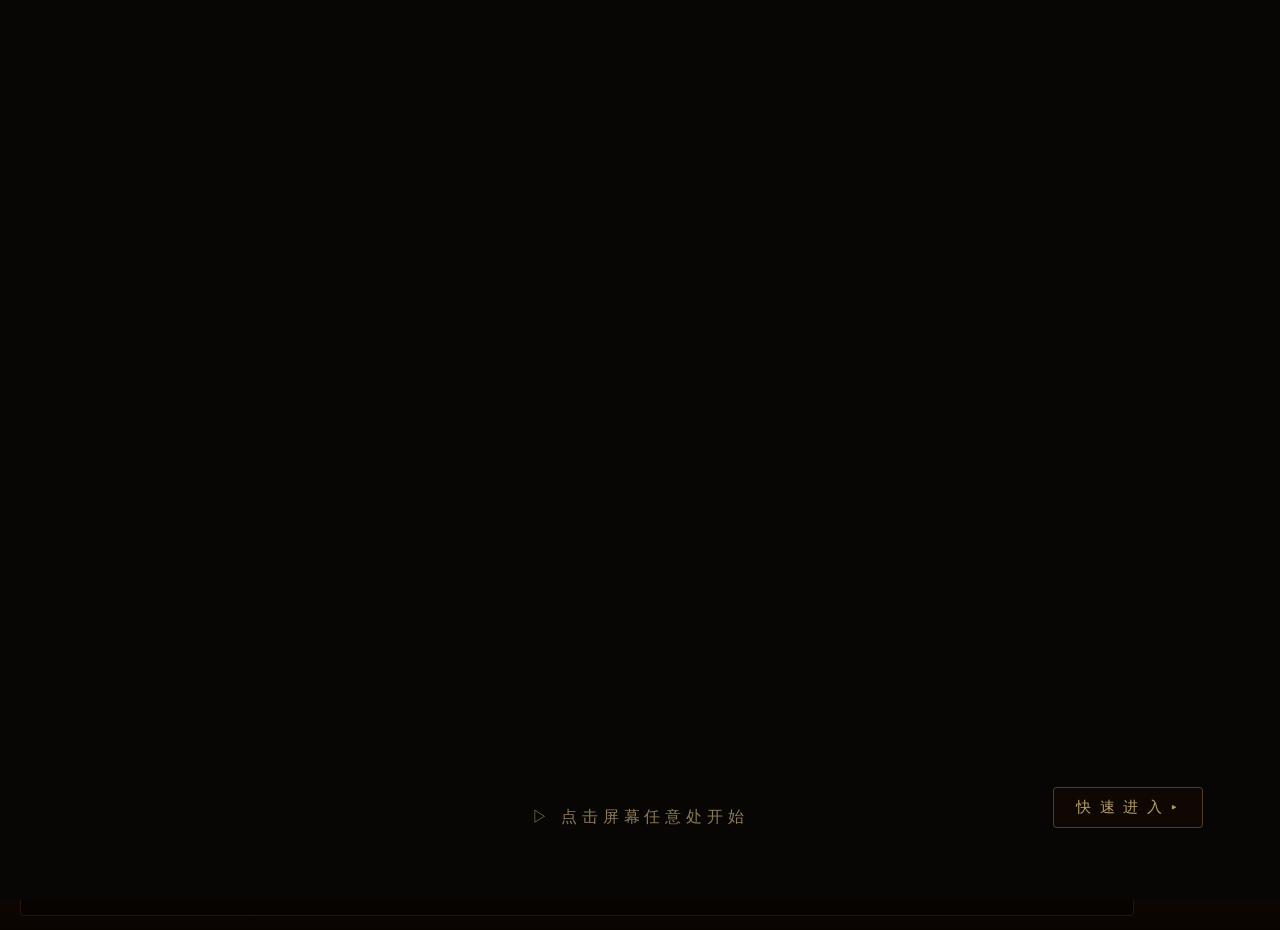
<file: 第一幕完结.html>
<!DOCTYPE html>
<html lang="zh-CN">
<head>
<meta charset="UTF-8">
<meta name="viewport" content="width=device-width, initial-scale=1.0">
<title>第一幕完结</title>
<style>
/* ========================================
   掌中光 - 皮影戏台 · 真实皮影美学
   ======================================== */

* { margin: 0; padding: 0; box-sizing: border-box; user-select: none; -webkit-user-select: none; -webkit-user-drag: none; }
*:focus { outline: none !important; }
*:focus-visible { outline: none !important; }
img { -webkit-user-drag: none; pointer-events: none; }

body {
    background: #080402;
    font-family: 'STKaiti', 'KaiTi', '楷体', 'Microsoft YaHei', serif;
    height: 100vh;
    overflow: hidden;
    color: #c4a46c;
}

.header {
    height: 54px;
    background: linear-gradient(180deg, #4a1f0a 0%, #2d1105 50%, #1a0802 100%);
    display: flex;
    align-items: center;
    justify-content: center;
    color: #e8c97a;
    font-size: 26px;
    font-weight: bold;
    letter-spacing: 12px;
    border-bottom: 3px solid #6b3a1f;
    text-shadow: 0 0 18px rgba(232, 180, 90, 0.5), 0 2px 4px rgba(0,0,0,0.8);
    box-shadow: 0 2px 12px rgba(0,0,0,0.6);
    position: relative;
    z-index: 10;
}

.main-area {
    display: flex;
    height: calc(100vh - 54px - 180px);
    background: #0a0502;
    position: relative;
}

.puppet-box {
    width: 230px;
    background: linear-gradient(90deg, #140904, #1f0f07 30%, #2a140a 100%);
    border-right: 4px solid #4a2512;
    padding: 12px 10px;
    color: #c4a46c;
    overflow-y: auto;
    box-shadow: inset -4px 0 12px rgba(0,0,0,0.5);
}

.puppet-box h3 {
    color: #e8c97a;
    font-size: 18px;
    text-align: center;
    margin-bottom: 8px;
    letter-spacing: 6px;
    border-bottom: 2px solid #6b3a1f;
    padding-bottom: 10px;
    text-shadow: 0 0 10px rgba(232, 180, 90, 0.3);
}

.puppet-box .scene-info {
    font-size: 11px;
    color: #8b6914;
    text-align: center;
    margin-bottom: 12px;
    letter-spacing: 1px;
    opacity: 0.85;
}

.puppet-card .puppet-icon svg {
    width: 100%;
    height: 100%;
    display: block;
    pointer-events: none;
}

.puppet-card {
    background: linear-gradient(135deg, rgba(100,50,20,0.5), rgba(60,25,10,0.6));
    border: 2px solid #5a2d15;
    border-radius: 2px;
    padding: 8px 6px 6px;
    margin-bottom: 10px;
    cursor: grab;
    text-align: center;
    transition: all 0.25s;
    position: relative;
}

.puppet-card::after {
    content: '';
    position: absolute;
    top: -1px; left: -1px;
    right: -1px; bottom: -1px;
    border: 1px solid rgba(200,150,80,0.15);
    pointer-events: none;
}

.puppet-card:hover {
    background: linear-gradient(135deg, rgba(140,70,25,0.6), rgba(80,35,15,0.7));
    border-color: #c48a3e;
    box-shadow: 0 0 18px rgba(200,130,50,0.25);
    transform: translateY(-1px);
}

.puppet-card:active {
    cursor: grabbing;
    transform: scale(0.97);
}

.puppet-card.hidden {
    display: none !important;
}
/* 幕间休息：船卡片"新发现"的入场动画 */
#boatPuppetCard.revealed {
    animation: boatRevealIn 0.8s cubic-bezier(0.22, 0.9, 0.3, 1) forwards;
    box-shadow: 0 0 18px 4px rgba(255,200,80,0.55), inset 0 0 12px rgba(255,220,120,0.2);
}
@keyframes boatRevealIn {
    0%   { opacity: 0; transform: translateY(24px) scale(0.7); }
    60%  { opacity: 1; transform: translateY(-4px) scale(1.06); }
    100% { opacity: 1; transform: translateY(0) scale(1); }
}

/* 「展示皮影戏」按钮出现期间：皮影箱卡片不可按 */
.puppet-card.locked {
    filter: grayscale(1) brightness(0.55);
    opacity: 0.6;
    cursor: not-allowed;
    pointer-events: none;
    transform: none !important;
}
.puppet-card.locked:hover {
    background: linear-gradient(135deg, rgba(100,50,20,0.5), rgba(60,25,10,0.6));
    border-color: #5a2d15;
    box-shadow: none;
    transform: none !important;
}

.puppet-card .puppet-icon {
    display: block;
    width: 100%;
    height: 110px;
    margin-bottom: 4px;
}

.puppet-card .puppet-icon svg {
    width: 100%;
    height: 100%;
}

.puppet-card .puppet-icon img {
    width: 100%;
    height: 100%;
    object-fit: contain;
    display: block;
    pointer-events: none;
}

.puppet-card .puppet-name {
    font-size: 14px;
    color: #e8c97a;
    letter-spacing: 3px;
}

.stage-wrapper {
    flex: 1;
    display: flex;
    align-items: center;
    justify-content: center;
    padding: 24px 20px;
    position: relative;
    perspective: 1200px;
}

.stage-wrapper::before {
    content: '';
    position: absolute;
    inset: 0;
    background: radial-gradient(ellipse at center, rgba(200,150,80,0.06) 0%, transparent 70%);
    pointer-events: none;
}

/* 开场幕布 —— 从中间向两边拉开（模拟真实拉帘子）
   左帘向左滑出并收窄，右帘向右滑出并收窄，布料的褶皱压缩感 */
.curtain-panel {
    position: absolute;
    top: 0;
    bottom: 0;
    z-index: 50;
    background: url('assets/images/curtain.jpg') no-repeat;
    background-size: 200% 100%;
    pointer-events: none;
}

.curtain-left  { left: 0;    width: 50%; background-position: left center;  transform-origin: center left;  }
.curtain-right { right: 0;   width: 50%; background-position: right center; transform-origin: center right; }

/* 左帘 z-index 层次 */
.curtain-l1 { z-index: 55; }
.curtain-l2 { z-index: 54; }
.curtain-l3 { z-index: 53; }

/* 右帘 z-index 层次 */
.curtain-r1 { z-index: 55; }
.curtain-r2 { z-index: 54; }
.curtain-r3 { z-index: 53; }

/* 由 JS 触发幕布拉开 — 左帘 */
.curtain-opening.curtain-l1 { animation: curtainLeftOut 2.2s ease-in-out 0.5s forwards; }
.curtain-opening.curtain-l2 { animation: curtainLeftOut 2.2s ease-in-out 0.68s forwards; }
.curtain-opening.curtain-l3 { animation: curtainLeftOut 2.2s ease-in-out 0.86s forwards; }

/* 由 JS 触发幕布拉开 — 右帘 */
.curtain-opening.curtain-r1 { animation: curtainRightOut 2.2s ease-in-out 0.5s forwards; }
.curtain-opening.curtain-r2 { animation: curtainRightOut 2.2s ease-in-out 0.68s forwards; }
.curtain-opening.curtain-r3 { animation: curtainRightOut 2.2s ease-in-out 0.86s forwards; }

@keyframes curtainLeftOut {
    0%   { transform: translateX(0) skewY(0deg) scaleX(1); opacity: 1; }
    100% { transform: translateX(-110%) skewY(-8deg) scaleX(0.25); opacity: 0; }
}

@keyframes curtainRightOut {
    0%   { transform: translateX(0) skewY(0deg) scaleX(1); opacity: 1; }
    100% { transform: translateX(110%) skewY(8deg) scaleX(0.25); opacity: 0; }
}

/* ========================================
   开场序幕 —— 交互式「请点燃油灯吧」
   黑暗背景 + 左侧油灯 + 右侧木箱皮影
   ======================================== */

/* 全屏黑幕 */
.intro-overlay {
    position: fixed;
    inset: 0;
    z-index: 200;
    background: #080604;
    display: flex;
    flex-direction: column;
    align-items: center;
    justify-content: center;
    pointer-events: auto;
    transition: opacity 1.5s ease, background 1.5s ease;
}
.intro-overlay.fade-out {
    opacity: 0;
}
.intro-overlay.hidden {
    display: none;
}

/* 主场景：左右布局 */
.intro-scene {
    display: flex;
    align-items: center;
    justify-content: center;
    gap: 160px;
    width: 90%;
    max-width: 1080px;
}

/* ---- 左侧：油灯 ---- */
.intro-lamp-wrap {
    position: relative;
    width: 200px;
    height: 280px;
    cursor: pointer;
    display: flex;
    flex-direction: column;
    align-items: center;
    user-select: none;
    -webkit-user-drag: none;
    opacity: 0;
    pointer-events: none;   /* 未揭示前不可点击，避免提前点灯跳过剧情 */
    transition: opacity 2s ease;
}
.intro-lamp-wrap.revealed {
    opacity: 1;
    pointer-events: auto;   /* 剧情到达「可点灯」阶段后才可点 */
}

/* 灯图片 — 暗态默认灰暗 */
.intro-lamp-img {
    width: 100%;
    height: auto;
    filter: brightness(0.15) saturate(0.1);
    transition: filter 1.2s ease;
    pointer-events: none;
}
/* 点亮态 */
.intro-lamp-img.lit {
    filter: brightness(1.1) saturate(1.2) drop-shadow(0 0 30px rgba(255,180,60,0.6));
}

/* 光晕 — 点亮后可见 */
.intro-lamp-glow {
    position: absolute;
    top: 50%;
    left: 50%;
    width: 280px;
    height: 280px;
    transform: translate(-50%, -50%);
    border-radius: 50%;
    background: radial-gradient(circle at center,
        rgba(255,180,60,0.55) 0%,
        rgba(255,140,40,0.2) 35%,
        rgba(255,100,20,0.05) 65%,
        transparent 100%);
    opacity: 0;
    transition: opacity 1.5s ease;
    pointer-events: none;
    z-index: 0;
}
.intro-lamp-glow.visible {
    opacity: 1;
}

/* 火焰芯 — 点亮后可见，持续闪烁 */
.intro-lamp-flame {
    position: absolute;
    top: 38%;
    left: 50%;
    width: 14px;
    height: 26px;
    transform: translate(-50%, -50%);
    background: radial-gradient(ellipse at 50% 25%,
        rgba(255,255,200,0.95) 0%,
        rgba(255,200,60,0.8) 30%,
        rgba(255,100,20,0.3) 70%,
        transparent 100%);
    border-radius: 50% 50% 50% 50% / 60% 60% 40% 40%;
    box-shadow: 0 0 20px rgba(255,180,40,0.7), 0 0 50px rgba(255,120,30,0.35);
    opacity: 0;
    transition: opacity 0.8s ease;
    pointer-events: none;
    z-index: 2;
}
.intro-lamp-flame.visible {
    opacity: 1;
    animation: introFlameFlicker 0.12s ease-in-out infinite alternate;
}

@keyframes introFlameFlicker {
    0%   { transform: translate(-50%, -50%) scaleX(1) scaleY(1); }
    25%  { transform: translate(-48%, -52%) scaleX(0.88) scaleY(1.06); }
    50%  { transform: translate(-52%, -48%) scaleX(1.12) scaleY(0.94); }
    75%  { transform: translate(-50%, -51%) scaleX(0.82) scaleY(1.1); }
    100% { transform: translate(-49%, -49%) scaleX(1.06) scaleY(0.96); }
}

/* 油量显示 */
.intro-oil-display {
    font-family: 'STKaiti', 'KaiTi', '楷体', serif;
    font-size: 1.3rem;
    color: #c49a3c;
    text-shadow: 0 0 12px rgba(255,160,40,0.5);
    margin-top: 12px;
    opacity: 0;
    transform: translateY(8px);
    transition: opacity 0.6s ease 0.4s, transform 0.6s ease 0.4s;
    pointer-events: none;
}
.intro-oil-display.visible {
    opacity: 1;
    transform: translateY(0);
}

/* 油灯点亮的脉冲提示（未点亮时） */
.intro-lamp-wrap:not(.lit) .intro-lamp-img {
    animation: lampPulseHint 2.5s ease-in-out infinite;
}
@keyframes lampPulseHint {
    0%, 100% { filter: brightness(0.15) saturate(0.1); }
    50% { filter: brightness(0.3) saturate(0.2); }
}

/* ---- 右侧：木箱（皮影箱）---- */
.intro-box {
    width: 300px;
    background: linear-gradient(180deg,
        rgba(60,30,10,0.7) 0%,
        rgba(40,18,8,0.8) 50%,
        rgba(25,10,5,0.9) 100%);
    border: 3px solid rgba(100,60,25,0.5);
    border-radius: 6px;
    padding: 22px 16px;
    box-shadow:
        inset 0 2px 20px rgba(0,0,0,0.6),
        0 0 30px rgba(0,0,0,0.5);
    opacity: 0;
    transition: opacity 2s ease;
}
.intro-box.revealed {
    opacity: 1;
}

.intro-box-label {
    font-family: 'STKaiti', 'KaiTi', '楷体', serif;
    font-size: 1.2rem;
    color: #b8945c;
    text-align: center;
    margin-bottom: 14px;
    letter-spacing: 0.2em;
    border-bottom: 1px solid rgba(140,100,50,0.3);
    padding-bottom: 10px;
}

.intro-box-gallery {
    display: flex;
    flex-wrap: wrap;
    gap: 12px;
    justify-content: center;
}

/* 木箱中每张皮影卡片 */
.intro-puppet-card {
    width: 72px;
    height: 96px;
    background: rgba(20,10,5,0.6);
    border: 1px solid rgba(120,80,35,0.4);
    border-radius: 4px;
    display: flex;
    flex-direction: column;
    align-items: center;
    justify-content: center;
    gap: 4px;
    padding: 4px;
    transition: all 0.3s ease;
}
.intro-puppet-card img {
    width: 44px;
    height: 56px;
    object-fit: contain;
    filter: brightness(0.5) sepia(0.5);
    pointer-events: none;
}
.intro-puppet-name {
    font-family: 'STKaiti', 'KaiTi', '楷体', serif;
    font-size: 0.65rem;
    color: #9a8040;
    letter-spacing: 0.1em;
}

/* 灯点亮后木箱也变亮 */
.intro-box.lit {
    border-color: rgba(160,110,50,0.6);
    box-shadow:
        inset 0 2px 20px rgba(0,0,0,0.6),
        0 0 40px rgba(255,160,40,0.15);
}
.intro-box.lit .intro-puppet-card { border-color: rgba(180,120,50,0.5); background: rgba(30,15,8,0.5); }
.intro-box.lit .intro-puppet-card img { filter: brightness(0.8) sepia(0.3); }
.intro-box.lit .intro-puppet-name { color: #c4a44a; }

.lamp-bloom {
    position: fixed;
    inset: 0;
    z-index: 205;            /* 高于黑幕(200)，低于背景字幕层(210) */
    pointer-events: none;
    display: none;
    overflow: hidden;
}
.lamp-bloom-circle {
    position: absolute;
    width: 260px;
    height: 260px;
    border-radius: 50%;
    transform: scale(0.1);
    background: radial-gradient(circle at center,
        rgba(255,228,175,0.7) 0%,
        rgba(255,196,118,0.5) 30%,
        rgba(255,158,68,0.26) 55%,
        rgba(255,128,48,0.07) 78%,
        transparent 100%);
    box-shadow: 0 0 70px 28px rgba(255,168,80,0.25);
}

/* ---- 右侧：木箱（皮影箱）---- */
.intro-box {
    width: 300px;
    background: linear-gradient(180deg,
        rgba(60,30,10,0.7) 0%,
        rgba(40,18,8,0.8) 50%,
        rgba(25,10,5,0.9) 100%);
    border: 3px solid rgba(100,60,25,0.5);
    border-radius: 6px;
    padding: 22px 16px;
    box-shadow:
        inset 0 2px 20px rgba(0,0,0,0.6),
        0 0 30px rgba(0,0,0,0.5);
    opacity: 0;
    transition: opacity 2s ease;
}
.intro-box.revealed {
    opacity: 1;
}

.intro-box-label {
    font-family: 'STKaiti', 'KaiTi', '楷体', serif;
    font-size: 1.2rem;
    color: #b8945c;
    text-align: center;
    margin-bottom: 14px;
    letter-spacing: 0.2em;
    border-bottom: 1px solid rgba(140,100,50,0.3);
    padding-bottom: 10px;
}

.intro-box-gallery {
    display: flex;
    flex-wrap: wrap;
    gap: 12px;
    justify-content: center;
}

/* 木箱中每张皮影卡片 */
.intro-puppet-card {
    width: 72px;
    height: 96px;
    background: rgba(20,10,5,0.6);
    border: 1px solid rgba(120,80,35,0.4);
    border-radius: 4px;
    display: flex;
    flex-direction: column;
    align-items: center;
    justify-content: center;
    gap: 4px;
    padding: 4px;
    transition: all 0.3s ease;
}
.intro-puppet-card img {
    width: 44px;
    height: 56px;
    object-fit: contain;
    filter: brightness(0.5) sepia(0.5);
    pointer-events: none;
}
.intro-puppet-name {
    font-family: 'STKaiti', 'KaiTi', '楷体', serif;
    font-size: 0.65rem;
    color: #9a8040;
    letter-spacing: 0.1em;
}

/* 灯点亮后木箱也变亮 */
.intro-box.lit {
    border-color: rgba(160,110,50,0.6);
    box-shadow:
        inset 0 2px 20px rgba(0,0,0,0.6),
        0 0 40px rgba(255,160,40,0.15);
}
.intro-box.lit .intro-puppet-card { border-color: rgba(180,120,50,0.5); background: rgba(30,15,8,0.5); }
.intro-box.lit .intro-puppet-card img { filter: brightness(0.8) sepia(0.3); }
.intro-box.lit .intro-puppet-name { color: #c4a44a; }

/* ---- 底部字幕 ---- */
.intro-opening-line {
    position: absolute;
    bottom: 14%;
    left: 50%;
    transform: translateX(-50%);
    font-family: 'STKaiti', 'KaiTi', '楷体', serif;
    font-size: 1.5rem;
    color: #8a7a5a;
    text-shadow: 0 0 20px rgba(255,180,80,0.3);
    letter-spacing: 0.15em;
    pointer-events: none;
    z-index: 201;
    opacity: 0;
    transition: opacity 2s ease;
    white-space: nowrap;
}
.intro-opening-line.revealed {
    opacity: 0.7;
}
.intro-opening-line.fade-out {
    opacity: 0;
}

.intro-subtitle {
    position: absolute;
    bottom: 14%;
    left: 50%;
    transform: translateX(-50%);
    font-family: 'STKaiti', 'KaiTi', '楷体', serif;
    font-size: 1.5rem;
    color: #c4a46c;
    text-shadow: 0 0 20px rgba(255,180,80,0.3);
    letter-spacing: 0.15em;
    pointer-events: none;
    z-index: 201;
    opacity: 0;
    transition: opacity 2s ease;
}
.intro-subtitle.revealed {
    opacity: 1;
    animation: subtitlePulse 2.5s ease-in-out infinite;
}
@keyframes subtitlePulse {
    0%, 100% { opacity: 0.5; }
    50% { opacity: 0.9; }
}

/* 开始提示：页面打开即出现，提示用户可交互，避免「黑屏像打不开」 */
.intro-start-hint {
    position: absolute;
    bottom: 8%;
    left: 50%;
    transform: translateX(-50%);
    font-family: 'STKaiti', 'KaiTi', '楷体', serif;
    font-size: 1rem;
    color: #8a7a5a;
    letter-spacing: 0.3em;
    pointer-events: none;
    z-index: 201;
    animation: hintPulse 2s ease-in-out infinite;
}
@keyframes hintPulse {
    0%, 100% { opacity: 0.3; }
    50%      { opacity: 0.85; }
}

/* 快速进入按钮：跳过开场，直接进入第一幕场景 */
.intro-quick-enter {
    position: absolute;
    bottom: 8%;
    right: 6%;
    padding: 9px 22px;
    font-family: 'STKaiti', 'KaiTi', '楷体', serif;
    font-size: 0.95rem;
    letter-spacing: 0.15em;
    color: #c9b074;
    background: rgba(18,10,3,0.72);
    border: 1px solid rgba(160,130,70,0.5);
    border-radius: 4px;
    cursor: pointer;
    z-index: 202;
    opacity: 0.9;
    transition: color 0.3s ease, border-color 0.3s ease, background 0.3s ease, opacity 0.3s ease;
}
.intro-quick-enter:hover {
    color: #f0d488;
    border-color: rgba(220,180,80,0.7);
    background: rgba(28,16,5,0.85);
    opacity: 1;
}

/* ====== 黑屏字幕滚动 ====== */
.story-intro-overlay {
    position: fixed;
    inset: 0;
    z-index: 210;
    background: #000;
    display: flex;
    justify-content: center;
    align-items: flex-end;
    overflow: hidden;
    opacity: 0;
    pointer-events: none;
    transition: opacity 1.5s ease;
}
.story-intro-overlay.visible {
    opacity: 1;
    pointer-events: auto;
}
.story-intro-overlay.fade-out {
    opacity: 0;
}
.story-intro-text {
    position: absolute;
    bottom: -100%;
    width: 70%;
    max-width: 700px;
    text-align: center;
    font-family: 'STKaiti', 'KaiTi', '楷体', serif;
    font-size: 1.35rem;
    line-height: 2.6;
    color: #c4a46c;
    text-shadow: 0 0 12px rgba(200,160,80,0.25);
    letter-spacing: 0.12em;
    white-space: pre-line;
}
.story-intro-overlay.visible .story-intro-text {
    animation: storyScroll 57s linear forwards;
}
@keyframes storyScroll {
    0%   { bottom: -100%; }
    100% { bottom: 100%; }
}

/* 跳过按钮 */
.story-skip-btn {
    position: absolute;
    bottom: 30px;
    right: 40px;
    padding: 8px 24px;
    font-family: 'STKaiti', 'KaiTi', '楷体', serif;
    font-size: 0.95rem;
    color: #ab9258;
    background: rgba(18,10,3,0.78);
    border: 1px solid rgba(160,130,70,0.55);
    border-radius: 4px;
    cursor: pointer;
    z-index: 211;
    opacity: 0;
    transition: opacity 0.8s ease, color 0.3s ease, border-color 0.3s ease, background 0.3s ease;
    letter-spacing: 0.15em;
}
.story-intro-overlay.visible .story-skip-btn {
    opacity: 0.85;
}
.story-skip-btn:hover {
    color: #e8c860;
    border-color: rgba(220,180,80,0.6);
    opacity: 1;
}

/* ====== 场次标题卡片 ====== */
.act-title-overlay {
    position: fixed;
    inset: 0;
    z-index: 215;
    display: flex;
    align-items: center;
    justify-content: center;
    opacity: 0;
    pointer-events: none;
    transition: opacity 1.5s ease;
}
.act-title-overlay.visible {
    opacity: 1;
}
.act-title-overlay.fade-out {
    opacity: 0;
}
.act-title-bg {
    position: absolute;
    inset: 0;
    background:
        radial-gradient(ellipse 70% 60% at 50% 50%, rgba(20,12,6,0.6) 0%, rgba(8,4,2,0.9) 70%),
        url('assets/images/stage-bg.jpg');
    background-size: cover;
    background-position: center;
    filter: blur(8px);
}
/* 第二场（信中之秘）开场标题卡：背景为琉璃厂街景（荣宝斋/大渊阁），虚化浮现 */
.act-title-overlay.act2 .act-title-bg {
    background:
        radial-gradient(ellipse 75% 65% at 50% 50%, rgba(10,6,3,0.35) 0%, rgba(6,3,1,0.72) 75%),
        url('assets/images/stage-bg-scene2.jpg');
    background-size: cover;
    background-position: center bottom;
    filter: blur(7px);
}
/* 第二幕（大栅栏）标题卡：背景为街景戏台（观众/灯笼/同仁堂），虚化浮现 */
.act-title-overlay.act2-title .act-title-bg {
    background:
        radial-gradient(ellipse 75% 65% at 50% 50%, rgba(10,6,3,0.35) 0%, rgba(6,3,1,0.72) 75%),
        url('assets/images/stage-bg-act2.jpg');
    background-size: cover;
    background-position: center bottom;
    filter: blur(7px);
}
.act-title-text {
    position: relative;
    z-index: 1;
    font-family: 'STKaiti', 'KaiTi', '楷体', serif;
    font-size: 3.6rem;
    color: #e8c860;
    text-shadow: 0 0 40px rgba(255,200,100,0.5), 0 0 80px rgba(200,160,80,0.3);
    letter-spacing: 0.35em;
    white-space: nowrap;
    opacity: 0;
    transition: opacity 1.2s ease 0.3s, transform 1.2s ease 0.3s;
}
.act-title-overlay.visible .act-title-text {
    opacity: 1;
}

/* ---- 第一幕评分卡 ---- */
.act1-score-card {
    position: fixed;
    inset: 0;
    z-index: 220;
    display: flex;
    align-items: center;
    justify-content: center;
    opacity: 0;
    pointer-events: none;
    transition: opacity 0.8s ease;
}
.act1-score-card.visible { opacity: 1; pointer-events: auto; }
.act1-score-card.fade-out { opacity: 0; pointer-events: none; }
.act1-score-bg {
    position: absolute;
    inset: 0;
    background:
        radial-gradient(ellipse 65% 55% at 50% 48%, rgba(15,10,5,0.55) 0%, rgba(5,3,1,0.92) 72%);
    backdrop-filter: blur(6px);
}
.act1-score-inner {
    position: relative;
    z-index: 1;
    text-align: center;
    padding: 36px 52px 32px;
    border: 1px solid rgba(232,200,96,0.25);
    border-radius: 14px;
    background: linear-gradient(160deg, rgba(30,20,12,0.92) 0%, rgba(18,12,7,0.96) 100%);
    max-width: 480px;
    box-shadow:
        0 0 60px rgba(232,200,96,0.08),
        inset 0 1px 0 rgba(255,220,140,0.08);
    transform: translateY(16px) scale(0.97);
    opacity: 0;
    transition: transform 0.8s ease 0.15s, opacity 0.8s ease 0.15s;
}
.act1-score-card.visible .act1-score-inner {
    transform: translateY(0) scale(1);
    opacity: 1;
}
.act1-score-label {
    font-family: 'STKaiti','KaiTi','楷体',serif;
    font-size: 13px;
    color: #a08858;
    letter-spacing: 0.35em;
    margin-bottom: 6px;
}
.act1-score-tier {
    font-family: 'STKaiti','KaiTi','楷体',serif;
    font-size: 2.4rem;
    font-weight: 500;
    letter-spacing: 0.2em;
    margin-bottom: 4px;
}
.act1-score-tier.ss { color: #c9a8ff; text-shadow: 0 0 30px rgba(201,168,255,0.35); }
.act1-score-tier.s  { color: #7ee8c4; text-shadow: 0 0 30px rgba(126,232,196,0.35); }
.act1-score-tier.a  { color: #f5c77a; text-shadow: 0 0 30px rgba(245,199,122,0.35); }
.act1-score-tier.b  { color: #f0b89a; text-shadow: 0 0 28px rgba(240,184,154,0.28); }
.act1-score-tier.c  { color: #e88a7a; text-shadow: 0 0 28px rgba(232,138,122,0.28); }
.act1-score-oil {
    font-family: 'STKaiti','KaiTi','楷体',serif;
    font-size: 14px;
    color: #bba67a;
    margin-bottom: 14px;
}
.act1-score-comment {
    font-family: 'STKaiti','KaiTi','楷体',serif;
    font-size: 15px;
    line-height: 1.85;
    color: #d4c49a;
    max-width: 400px;
    margin: 0 auto 20px;
}
.act1-score-hint {
    font-size: 12px;
    color: rgba(200,180,130,0.45);
    letter-spacing: 0.15em;
    animation: score-hint-pulse 2.2s ease-in-out infinite;
}
@keyframes score-hint-pulse {
    0%,100% { opacity: 0.35; }
    50% { opacity: 0.75; }
}


/* ---- 底部字幕 ---- */
.intro-subtitle {
    position: absolute;
    bottom: 14%;
    left: 50%;
    transform: translateX(-50%);
    font-family: 'STKaiti', 'KaiTi', '楷体', serif;
    font-size: 1.5rem;
    color: #c4a46c;
    text-shadow: 0 0 20px rgba(255,180,80,0.3);
    letter-spacing: 0.15em;
    pointer-events: none;
    z-index: 201;
    opacity: 0;
    transition: opacity 2s ease;
}
.intro-subtitle.revealed {
    opacity: 1;
    animation: subtitlePulse 2.5s ease-in-out infinite;
}
@keyframes subtitlePulse {
    0%, 100% { opacity: 0.5; }
    50% { opacity: 0.9; }
}

.stage {
    width: 100%;
    height: 100%;
    position: relative;
    background:
        radial-gradient(ellipse 60% 50% at 50% 50%, rgba(255,220,150,0.35) 0%, rgba(240,200,130,0.15) 40%, transparent 70%),
        url('assets/images/stage-bg.jpg');
    background-size: cover;
    background-position: center;
    transition: background 1.2s ease, box-shadow 1.2s ease;
    border-radius: 3px;
    box-shadow:
        inset 0 0 80px rgba(180,120,50,0.2),
        0 0 0 10px #3d1c08,
        0 0 0 13px #2a1005,
        0 0 0 15px #1a0802,
        0 4px 30px rgba(0,0,0,0.7);
    overflow: hidden;
}

/* 第一幕第二场（信中之秘）：琉璃厂街景背景（荣宝斋/大渊阁） */
.stage.act2-bg {
    background:
        radial-gradient(ellipse 60% 50% at 50% 45%, rgba(255,230,160,0.25) 0%, rgba(240,200,130,0.10) 40%, transparent 70%),
        url('assets/images/stage-bg-scene2.jpg');
    background-size: cover;
    background-position: center bottom;
    box-shadow:
        inset 0 0 60px rgba(180,140,80,0.15),
        0 0 0 10px #4a2810,
        0 0 0 13px #331c0a,
        0 0 0 15px #1f1005,
        0 4px 30px rgba(0,0,0,0.7);
}

/* 月夜场景：月亮放到舞台上方时触发 */
.stage.night {
    background:
        radial-gradient(ellipse 60% 50% at 50% 50%, rgba(255,240,200,0.15) 0%, rgba(240,220,150,0.08) 40%, transparent 70%),
        url('assets/images/stage-night.jpg');
    background-size: cover;
    background-position: center;
    box-shadow:
        inset 0 0 120px rgba(20,40,80,0.4),
        0 0 0 10px #3d1c08,
        0 0 0 13px #2a1005,
        0 0 0 15px #1a0802,
        0 4px 30px rgba(0,0,0,0.7);
}

.stage::before {
    content: '';
    position: absolute;
    inset: 0;
    background:
        repeating-linear-gradient(90deg, transparent, transparent 2px, rgba(180,140,100,0.04) 2px, rgba(180,140,100,0.04) 3px),
        repeating-linear-gradient(0deg, transparent, transparent 1px, rgba(160,120,80,0.03) 1px, rgba(160,120,80,0.03) 2px);
    pointer-events: none;
    z-index: 1;
}

.stage::after {
    content: '';
    position: absolute;
    inset: 15%;
    background: radial-gradient(ellipse at center, rgba(255,200,100,0.12) 0%, transparent 70%);
    pointer-events: none;
    z-index: 1;
}

.stage-hint {
    position: absolute;
    top: 50%;
    left: 50%;
    transform: translate(-50%, -50%);
    color: #8B6914;
    font-size: 16px;
    opacity: 0.3;
    letter-spacing: 6px;
    pointer-events: none;
    z-index: 2;
    font-family: 'STKaiti', 'KaiTi', '楷体', serif;
}

.stage-puppet {
    position: absolute;
    cursor: grab;
    user-select: none;
    -webkit-user-drag: none;
    z-index: 3;
    filter: drop-shadow(3px 4px 6px rgba(0,0,0,0.5)) drop-shadow(0 0 2px rgba(180,120,50,0.3));
    transform: scaleX(1);
}
.stage-puppet.flipped {
    transform: scaleX(-1);
}
/* 油灯「亮着」：暖色光晕 + 顶部火焰光 */
.stage-puppet.lamp-lit {
    filter: drop-shadow(0 0 16px rgba(255,190,90,0.95)) drop-shadow(0 0 38px rgba(255,150,50,0.55));
}
/* 火焰光晕叠加 — 仅亮着时出现，覆盖在油灯火焰区域上方 */
.stage-puppet.lamp-lit::after {
    content: '';
    position: absolute;
    top: -4%;
    left: 50%;
    transform: translateX(-50%);
    width: 52%;
    height: 32%;
    background: radial-gradient(ellipse at center bottom,
        rgba(255,210,90,0.75) 0%,
        rgba(255,130,20,0.35) 45%,
        transparent 70%);
    border-radius: 50% 50% 42% 42%;
    animation: flameFlicker 0.55s ease-in-out infinite alternate;
    pointer-events: none;
    z-index: 10;
}
@keyframes flameFlicker {
    0%   { opacity: 0.55; transform: translateX(-50%) scale(0.95) translateY(0); }
    100% { opacity: 1;   transform: translateX(-50%) scale(1.06) translateY(-2px); }
}
/* .lamp-out 仅作 JS 状态标记（无额外视觉样式），火焰因移除 lamp-lit 自然消失 */
.stage-puppet:focus { outline: none !important; }

.stage-puppet svg {
    width: 100%;
    height: 100%;
    display: block;
}

.stage-puppet img {
    display: block;
    pointer-events: none;
}

.puppet-drag-clone {
    position: fixed;
    pointer-events: none;
    z-index: 9999;
    opacity: 0.85;
    filter: drop-shadow(4px 6px 12px rgba(0,0,0,0.6)) drop-shadow(0 0 8px rgba(220,160,60,0.3));
}
.puppet-drag-clone.flipped {
    transform: scaleX(-1);
}

.puppet-drag-clone svg {
    width: 100%;
    height: 100%;
    display: block;
}

.puppet-card.dragging {
    opacity: 0.3;
    transform: scale(0.95);
}

.info-panel {
    width: 180px;
    background: linear-gradient(270deg, #140904, #1f0f07 30%, #2a140a 100%);
    border-left: 4px solid #4a2512;
    padding: 24px 12px;
    color: #c4a46c;
    display: flex;
    flex-direction: column;
    align-items: center;
    box-shadow: inset 4px 0 12px rgba(0,0,0,0.5);
}

.lamp-section {
    text-align: center;
}

.lamp-label {
    color: #e8c97a;
    font-size: 15px;
    letter-spacing: 4px;
    margin-bottom: 12px;
}

.flame-container {
    width: 50px;
    height: 60px;
    margin: 0 auto 10px;
    position: relative;
}

.flame {
    position: absolute;
    bottom: 0;
    left: 50%;
    transform: translateX(-50%);
    width: 24px;
    height: 44px;
    background: radial-gradient(ellipse at 50% 80%, #ffe8a0 0%, #f0b830 25%, #e08820 50%, #c04010 80%, transparent 100%);
    border-radius: 60% 60% 30% 30%;
    animation: flicker 0.12s infinite alternate;
    filter: blur(0.5px);
}

.flame::before {
    content: '';
    position: absolute;
    bottom: 10px;
    left: 50%;
    transform: translateX(-50%);
    width: 8px;
    height: 24px;
    background: radial-gradient(ellipse at 50% 100%, #fffde0 0%, #ffe8a0 30%, transparent 80%);
    border-radius: 50%;
    animation: flickerInner 0.1s infinite alternate-reverse;
}

@keyframes flicker {
    0%   { transform: translateX(-50%) scaleX(1)    scaleY(1);    opacity: 0.9; }
    33%  { transform: translateX(-50%) scaleX(0.85) scaleY(1.06); opacity: 1; }
    66%  { transform: translateX(-50%) scaleX(1.08) scaleY(0.94); opacity: 0.85; }
    100% { transform: translateX(-50%) scaleX(0.92) scaleY(1.03); opacity: 0.95; }
}

@keyframes flickerInner {
    0%   { transform: translateX(-50%) scale(1); }
    100% { transform: translateX(-50%) scale(0.85, 1.1) translateY(-2px); }
}

.oil-bar-outer {
    width: 100px;
    height: 10px;
    background: #1a0802;
    border: 1px solid #5a2d15;
    border-radius: 5px;
    overflow: hidden;
    margin: 0 auto;
}

.oil-bar-inner {
    height: 100%;
    width: 100%;
    background: linear-gradient(90deg, #c48a3e, #e8b850, #f0c860);
    border-radius: 5px;
    transition: width 0.6s ease, background 0.6s ease;
    box-shadow: inset 0 1px 0 rgba(255,255,255,0.2);
}

.oil-text {
    color: #e8c97a;
    font-size: 12px;
    margin-top: 6px;
    letter-spacing: 1px;
}

.dialogue-area {
    height: 210px;
    background: linear-gradient(0deg, #0a0401, #140904 50%, #1f0f07 100%);
    border-top: 3px solid #4a2512;
    padding: 14px 20px;
    display: flex;
    flex-direction: row;
    align-items: stretch;
    color: #c4a46c;
    box-shadow: 0 -2px 12px rgba(0,0,0,0.5);
}

/* 对话框左侧：说话人 + 文本区 + 点击继续 */
.dialogue-main {
    flex: 1;
    display: flex;
    flex-direction: column;
    min-width: 0;
}

.dialogue-speaker {
    color: #e8c97a;
    font-size: 15px;
    font-weight: bold;
    margin-bottom: 6px;
    letter-spacing: 2px;
}

.dialogue-text {
    flex: 1;
    font-size: 16px;
    line-height: 1.9;
    padding: 12px 14px 36px 14px;
    background: rgba(0,0,0,0.35);
    border-radius: 3px;
    border: 1px solid rgba(90,45,21,0.4);
    overflow-y: auto;
    letter-spacing: 0.5px;
}
.dlg-entry { margin: 0 0 12px; padding-bottom: 10px; border-bottom: 1px dashed rgba(120,70,35,0.22); animation: dlgFadeIn .55s ease both; }
.dlg-entry:last-child { border-bottom: none; padding-bottom: 0; margin-bottom: 0; }
.dlg-entry .dlg-speaker { color: #e8c860; font-weight: 700; margin-right: 8px; letter-spacing: 1px; }
.dlg-entry .dlg-body { color: #f1e3c6; }
/* 正在生成（打字中）的当前句：视觉上「占主体」——更大字号、亮色、淡金背景，区别于上方历史 */
.dlg-entry.current { background: rgba(232,200,96,0.10); border-radius: 6px; padding: 9px 11px; border-bottom: none; box-shadow: 0 0 0 1px rgba(232,200,96,0.18) inset; }
.dlg-entry.current .dlg-speaker { color: #ffd877; font-size: 15px; }
.dlg-entry.current .dlg-body { color: #fff8e8; font-size: 16px; line-height: 1.9; text-shadow: 0 0 8px rgba(232,200,96,0.25); }
/* 字幕缓缓浮现：整条条目透明度+轻微上移渐入，配合逐字打字实现"实时跟新" */
@keyframes dlgFadeIn {
    from { opacity: 0; transform: translateY(8px); }
    to   { opacity: 1; transform: translateY(0); }
}
/* 说戏中锁定：禁止摆放皮影，并给出视觉反馈 */
#puppetBox.speaking-lock, #stage.speaking-lock { pointer-events: none !important; }
#puppetBox.speaking-lock { opacity: .4; filter: grayscale(.35); transition: opacity .25s, filter .25s; }

/* 打字生成台词期间：全局锁定——除对话框外，其他交互一律禁用（指针穿透到对话框以允许快进/继续） */
body.typing-lock #puppetBox,
body.typing-lock #stage,
body.typing-lock .info-panel,
body.typing-lock #showPlayBtn,
body.typing-lock #btnConfirm,
body.typing-lock #btnAsk,
body.typing-lock #btnNext,
body.typing-lock .curtain-close-wrap,
body.typing-lock .act1-score-card,
body.typing-lock .act-title-overlay { pointer-events: none !important; }
/* 对话框本身保持可点（快进/继续/点信等交互仍可用） */
body.typing-lock .dialogue-area { pointer-events: auto !important; }
#puppetBox.speaking-lock::after {
    content: "路师傅正在说戏…";
    position: absolute; left: 50%; top: 38%;
    transform: translate(-50%,-50%);
    color: #f0d49a; font-size: 16px; font-weight: 700; letter-spacing: 2px;
    text-shadow: 0 0 12px rgba(0,0,0,.8); pointer-events: none;
    background: rgba(20,10,5,.55); padding: 8px 16px; border-radius: 10px;
    border: 1px solid rgba(180,120,50,.5);
}
.puppet-box { position: relative; }

/* 幕间休息：锁定左侧皮影箱，不可拖拽/点击 */
#puppetBox.intermission-lock { pointer-events: none !important; opacity: .35; filter: grayscale(.4); transition: opacity .4s, filter .4s; }
/* 脚本字幕"点击推进"期间：锁定皮影箱/舞台，并显示"点击继续"提示 */
#puppetBox.narration-lock, #stage.narration-lock { pointer-events: none !important; }
#puppetBox.narration-lock { opacity: .4; filter: grayscale(.35); transition: opacity .25s, filter .25s; }
.narration-hint {
    display: none; text-align: right; padding: 4px 6px 0;
    color: #e8c860; font-size: 13px; letter-spacing: 2px; cursor: pointer;
    animation: hintBlink 1.1s ease-in-out infinite;
}
.narration-hint:hover { color: #ffd86b; }
@keyframes hintBlink { 0%,100% { opacity: .35; } 50% { opacity: 1; } }
.dialogue-text.scroll, #dialogueText { cursor: pointer; }

/* 场景切换按钮「展示皮影戏」—— 位于对话框内部下方，居中 */
.show-play-btn {
    display: none;
    margin: 10px auto 4px;
    padding: 10px 28px;
    font-size: 15px;
    letter-spacing: 4px;
    width: fit-content;
    min-width: 180px;
    color: #ffd86b;
    background: linear-gradient(180deg, rgba(139,69,19,0.5), rgba(80,35,12,0.7));
    border: 1px solid rgba(200,150,60,0.45);
    border-radius: 4px;
    cursor: pointer;
    animation: showPlayBtnPulse 2s ease-in-out infinite;
    transition: all .25s ease;
    text-align: center;
}
.show-play-btn:hover {
    background: linear-gradient(180deg, rgba(160,90,30,0.6), rgba(100,50,18,0.8));
    border-color: rgba(232,190,80,0.7);
    box-shadow: 0 0 14px rgba(232,190,80,0.2);
}
@keyframes showPlayBtnPulse { 0%,100%{box-shadow:0 0 6px rgba(232,190,80,0.1);} 50%{box-shadow:0 0 16px rgba(232,190,80,0.3);} }

/* 帘子合上动画（场景过渡）—— 仅在幕布（stage）内从两侧向中间合拢 */
.curtain-close-wrap {
    position: absolute;
    inset: 0;
    z-index: 60;
    pointer-events: none;
    display: flex;
    overflow: hidden;
}
.curtain-close-left, .curtain-close-right {
    width: 50%;
    height: 100%;
    background: url('assets/images/curtain.jpg') no-repeat center/cover;
    opacity: 0;
}
.curtain-close-left { transform: translateX(-100%); }
.curtain-close-right { transform: translateX(100%); }
/* 合上 */
.curtain-close-active .curtain-close-left {
    animation: curtainCloseLeft 1.2s ease-in-out forwards;
}
.curtain-close-active .curtain-close-right {
    animation: curtainCloseRight 1.2s ease-in-out forwards;
}
@keyframes curtainCloseLeft {
    0%   { transform: translateX(-100%); opacity: 0; }
    40%  { opacity: 1; }
    100% { transform: translateX(0); opacity: 1; }
}
@keyframes curtainCloseRight {
    0%   { transform: translateX(100%); opacity: 0; }
    40%  { opacity: 1; }
    100% { transform: translateX(0); opacity: 1; }
}

/* 帘子合上后再拉开（展示皮影戏过渡：合拢 → 停1秒 → 拉开） */
.curtain-open-active .curtain-close-left  { animation: curtainOpenLeft 1.6s ease-in-out forwards; }
.curtain-open-active .curtain-close-right { animation: curtainOpenRight 1.6s ease-in-out forwards; }
@keyframes curtainOpenLeft  { 0% { transform: translateX(0); opacity: 1; } 100% { transform: translateX(-100%); opacity: 1; } }
@keyframes curtainOpenRight { 0% { transform: translateX(0); opacity: 1; } 100% { transform: translateX(100%); opacity: 1; } }

/* ===== 幕间休息：帘子聚光 + 可点击 + 背景虚化 ===== */
#stage.stage-dim {
    transition: background 0.4s ease;
}
/* 幕间休息：只虚化/压暗帘子“背后”的舞台内容，帘子本身(z-index:60)及其中亮光、提示词保持清晰 */
#stage.stage-dim::after {
    content: '';
    position: absolute;
    inset: 0;
    z-index: 1;
    background: rgba(0,0,0,0.45);
    backdrop-filter: blur(6px) brightness(0.45);
    -webkit-backdrop-filter: blur(6px) brightness(0.45);
    pointer-events: none;
}
.curtain-glow {
    position: absolute;
    top: 50%; left: 50%;
    transform: translate(-50%, -50%);
    width: 320px; height: 320px;
    border-radius: 50%;
    background: radial-gradient(circle,
        rgba(255,255,235,0.95) 0%,
        rgba(255,225,120,0.85) 18%,
        rgba(255,200,70,0.55) 38%,
        rgba(255,175,40,0.22) 58%,
        rgba(255,160,30,0.06) 75%,
        transparent 88%);
    box-shadow: 0 0 60px 20px rgba(255,205,90,0.55), 0 0 120px 50px rgba(255,180,50,0.30);
    animation: curtainGlowPulse 1.6s ease-in-out infinite alternate;
    pointer-events: none;
}
@keyframes curtainGlowPulse {
    0%   { opacity: 0.55; transform: translate(-50%, -50%) scale(0.85); }
    100% { opacity: 1;   transform: translate(-50%, -50%) scale(1.18); }
}
.curtain-clickable {
    cursor: pointer !important;
    pointer-events: auto !important;
}
/* 帘子中间的点击提示文字（放亮光正下方，更醒目） */
.curtain-hint-text {
    position: absolute;
    top: calc(50% + 150px);
    left: 50%;
    transform: translateX(-50%);
    color: #ffe9a8;
    font-family: 'STKaiti','KaiTi','楷体',serif;
    font-size: 20px;
    font-weight: bold;
    letter-spacing: 6px;
    text-shadow: 0 0 12px rgba(255,200,90,0.9), 0 0 26px rgba(255,170,40,0.6);
    animation: hintTextFade 1.6s ease-in-out infinite alternate;
    pointer-events: none;
    white-space: nowrap;
}
.curtain-hint-text::before {
    content: '☟';
    margin-right: 10px;
    font-size: 22px;
    color: #ffd866;
    text-shadow: 0 0 14px rgba(255,200,90,0.95);
}
.curtain-hint-text::after {
    content: '☟';
    margin-left: 10px;
    font-size: 22px;
    color: #ffd866;
    text-shadow: 0 0 14px rgba(255,200,90,0.95);
}
@keyframes hintTextFade {
    0%   { opacity: 0.45; }
    100% { opacity: 1; }
}
/* 帘子两侧补充提示词（明确指向中间亮光） */
.curtain-hint-side {
    position: absolute;
    top: 50%;
    transform: translateY(-50%);
    color: rgba(255,235,175,0.9);
    font-family: 'STKaiti','KaiTi','楷体',serif;
    font-size: 15px;
    letter-spacing: 3px;
    text-shadow: 0 0 10px rgba(255,190,80,0.7);
    animation: hintTextFade 1.8s ease-in-out infinite alternate;
    pointer-events: none;
    white-space: nowrap;
}
.curtain-hint-side.left  { left: 6%;  text-align: right; }
.curtain-hint-side.right { right: 6%; text-align: left; }

/* 第一场展示皮影戏：在舞台（幕中）区域内播放 mp4 动画 */
#act1ShowVideoOverlay { position: absolute; inset: 0; z-index: 16; background: rgba(0,0,0,0.92);
    display: flex; align-items: center; justify-content: center; cursor: pointer; }
#act1ShowVideoOverlay video { max-width: 100%; max-height: 100%; object-fit: contain; }
.show-video-hint { position: absolute; bottom: 22px; right: 22px; color: rgba(255,255,255,.55);
    font-size: 13px; letter-spacing: 1px; }

/* 帘子合上后：舞台聚焦「信」特效——背景虚化压暗，唯有信发亮 */
#stage.letter-focus::after {
    content: '';
    position: absolute;
    inset: 0;
    background: rgba(8,4,2,0.62);
    z-index: 15;
    pointer-events: none;
    animation: letterFocusDim 0.7s ease forwards;
}
@keyframes letterFocusDim { from { opacity: 0; } to { opacity: 1; } }
/* 其余皮影：虚化 + 压暗 + 去色 */
#stage.letter-focus .stage-puppet {
    filter: blur(3px) brightness(0.35) grayscale(0.45) !important;
    transition: filter 0.6s ease;
    pointer-events: none;
}
/* 信：暖金发光 + 脉冲，浮于压暗层之上 */
#stage.letter-focus .stage-puppet[data-puppet="letter"] {
    filter: drop-shadow(0 0 16px rgba(255,215,120,0.9)) drop-shadow(0 0 38px rgba(255,180,60,0.55)) brightness(1.15) !important;
    animation: letterGlowPulse 1.6s ease-in-out infinite;
    z-index: 20;
}
@keyframes letterGlowPulse {
    0%,100% { filter: drop-shadow(0 0 14px rgba(255,215,120,0.8)) drop-shadow(0 0 28px rgba(255,175,55,0.5)) brightness(1.1) !important; }
    50%     { filter: drop-shadow(0 0 26px rgba(255,225,140,1)) drop-shadow(0 0 54px rgba(255,190,70,0.72)) brightness(1.28) !important; }
}
/* 信上方透明点击热区（避免触发拖动/翻转） */
.letter-focus-hotspot { position: absolute; z-index: 22; cursor: pointer; }
/* 点击引导文字 */
.letter-focus-hint {
    position: absolute;
    left: 50%; bottom: 6%;
    transform: translateX(-50%);
    z-index: 22;
    color: #ffd86b;
    font-size: 15px;
    letter-spacing: 3px;
    text-shadow: 0 0 8px rgba(255,190,70,0.6);
    animation: hintBlink 1.4s ease-in-out infinite;
    pointer-events: none;
    white-space: nowrap;
}

/* 点击信件后：全屏展示信的正面 → 信打开 → 背景变白 */
#letterReveal {
    position: fixed;
    inset: 0;
    z-index: 200;
    display: flex;
    align-items: center;
    justify-content: center;
    background: #1a1410;
    perspective: 1400px;
    overflow: hidden;
}
.letter-reveal-white {
    position: absolute;
    inset: 0;
    background: #ffffff;
    opacity: 0;
    transition: opacity 0.7s ease 0.1s;
}
#letterReveal.to-white .letter-reveal-white { opacity: 1; }
.letter-page {
    position: relative;
    /* 居中盒子，信封完整显示但不占满全屏 */
    width: min(70vw, 70vh);
    height: min(70vw, 70vh);
    transform-style: preserve-3d;
}
.letter-img {
    position: absolute;
    inset: 0;
    background: url('assets/images/letter.png') no-repeat center center;
    /* 完整居中显示信封（不拉伸占满），反向旋转拉正 */
    background-size: contain;
    transform: rotate(-28deg);
    transition: opacity 0.6s ease, filter 0.6s ease;
}
.letter-half {
    position: absolute;
    top: 0;
    height: 100%;
    width: 50%;
    background: url('assets/images/letter.png') no-repeat;
    background-size: 200% 100%;
    backface-visibility: hidden;
    transition: transform 1.15s cubic-bezier(.4,0,.2,1);
}
.letter-half-l { left: 0;  background-position: left center;  transform-origin: right center; }
.letter-half-r { right: 0; background-position: right center; transform-origin: left center; }
#letterReveal.play .letter-img { opacity: 0; }
#letterReveal.play .letter-half-l { transform: rotateY(-110deg); }
#letterReveal.play .letter-half-r { transform: rotateY(110deg); }
/* 白光维持约2秒后，整层逐渐淡出，露出原界面 */
#letterReveal.fading { opacity: 0; transition: opacity 0.9s ease; }

.btn-col {
    display: flex;
    flex-direction: column;
    gap: 10px;
    margin-left: 16px;
    justify-content: center;
    align-items: stretch;
    width: 110px;
    flex-shrink: 0;
}
.btn-col .btn {
    white-space: nowrap;
}

.btn {
    padding: 9px 24px;
    border: 1px solid #8b6914;
    background: linear-gradient(180deg, rgba(200,140,60,0.15), rgba(140,80,30,0.1));
    color: #e8c97a;
    font-size: 15px;
    cursor: pointer;
    border-radius: 2px;
    transition: all 0.2s;
    font-family: 'STKaiti', 'KaiTi', '楷体', 'Microsoft YaHei', serif;
    letter-spacing: 3px;
}

.btn:hover {
    background: linear-gradient(180deg, rgba(220,160,70,0.25), rgba(180,100,40,0.15));
    border-color: #c48a3e;
    box-shadow: 0 0 14px rgba(200,130,50,0.2);
}

.btn:active {
    transform: scale(0.96);
}

.btn:disabled {
    opacity: 0.25;
    cursor: not-allowed;
}

@keyframes stageFadeOut {
    0%   { filter: brightness(1); }
    50%  { filter: brightness(0.4); }
    100% { filter: brightness(0.08); }
}

.stage-dark {
    animation: stageFadeOut 2.5s ease-in-out forwards;
}

.flame-gone {
    opacity: 0 !important;
    transition: opacity 1.2s ease-out;
}

.ending-preview {
    margin-top: 20px;
    font-size: 12px;
    color: #8b6914;
    text-align: center;
    line-height: 1.6;
    border-top: 1px solid rgba(90,45,21,0.4);
    padding-top: 12px;
}

.ending-preview span {
    color: #c48a3e;
    font-weight: bold;
    font-size: 14px;
}

::-webkit-scrollbar { width: 5px; }
::-webkit-scrollbar-track { background: #0a0502; }
::-webkit-scrollbar-thumb { background: #4a2512; border-radius: 3px; }

/* ===== 油灯耗尽·强制重开遮罩 ===== */
.oil-depleted-overlay {
    position: fixed;
    inset: 0;
    z-index: 9999;
    display: flex;
    flex-direction: column;
    align-items: center;
    justify-content: center;
    gap: 28px;
    background: radial-gradient(ellipse 70% 60% at 50% 45%, rgba(10,6,3,0.92) 0%, rgba(4,2,1,0.98) 80%);
    opacity: 0;
    pointer-events: none;
    transition: opacity 1.2s ease;
}
.oil-depleted-overlay.visible { opacity: 1; pointer-events: auto; }
.oil-depleted-overlay .odo-flame {
    font-size: 64px;
    filter: grayscale(1) brightness(0.4);
}
.oil-depleted-overlay .odo-title {
    font-family: 'STKaiti', 'KaiTi', '楷体', serif;
    font-size: 2.4rem;
    color: #c4503a;
    letter-spacing: 0.5em;
    text-shadow: 0 0 30px rgba(160,40,20,0.5);
}
.oil-depleted-overlay .odo-desc {
    max-width: 520px;
    text-align: center;
    color: #b89a78;
    font-size: 15px;
    line-height: 1.9;
    padding: 0 24px;
}
.oil-depleted-overlay .odo-restart {
    margin-top: 8px;
    padding: 12px 42px;
    font-family: 'STKaiti', 'KaiTi', '楷体', serif;
    font-size: 18px;
    letter-spacing: 0.4em;
    color: #f0d9a8;
    background: linear-gradient(180deg, rgba(120,60,28,0.9), rgba(74,31,10,0.95));
    border: 1px solid #8a4e26;
    border-radius: 4px;
    cursor: pointer;
    transition: background 0.25s ease, transform 0.15s ease;
}
.oil-depleted-overlay .odo-restart:hover {
    background: linear-gradient(180deg, rgba(150,78,36,1), rgba(96,42,14,1));
    transform: translateY(-2px);
}
</style>
</head>
<body>

<!-- ====== 开场序幕：点燃油灯 ====== -->
<div class="intro-overlay" id="introOverlay">
    <div class="intro-scene" id="introScene">
        <!-- 左侧：油灯 -->
        <div class="intro-lamp-wrap" id="introLampWrap">
            <img src="assets/images/lamp.png" alt="油灯" class="intro-lamp-img" id="introLampImg">
            <div class="intro-lamp-glow" id="introLampGlow"></div>
            <div class="intro-lamp-flame" id="introLampFlame"></div>
            <div class="intro-oil-display" id="introOilDisplay">油量: 100</div>
        </div>
        <!-- 右侧：木箱中的皮影 -->
        <div class="intro-box" id="introBox">
            <div class="intro-box-label">皮 影 箱</div>
            <div class="intro-box-gallery" id="introBoxGallery">
                <!-- 五张皮影由 JS 动态生成 -->
            </div>
        </div>
    </div>
    <div class="intro-opening-line" id="introOpeningLine">你来了？灯快没油了，坐近点</div>
    <div class="intro-subtitle" id="introSubtitle">点燃油灯吧</div>
    <div class="intro-start-hint" id="introStartHint">▷ 点击屏幕任意处开始</div>
    <button class="intro-quick-enter" id="introQuickEnter" type="button">快 速 进 入 ▸</button>
</div>

<!-- ====== 油灯点亮后扩散的光圈 ====== -->
<div class="lamp-bloom" id="lampBloom"><div class="lamp-bloom-circle" id="lampBloomCircle"></div></div>

<!-- ====== 黑屏字幕滚动：背景介绍 ====== -->
<div class="story-intro-overlay" id="storyIntroOverlay">
    <div class="story-intro-text" id="storyIntroText">民国年间，琉璃厂旧书街。

一间旧书铺的后院，支着一方小小的皮影戏台。

台前无人，白布蒙尘，木箱里躺着五个皮影——
书生、槐树、月亮、老者、金蟾。

老师傅已等了许久。
灯油将尽，他却不急。

他在等一个人来。

听一出戏，演一出戏。

戏名叫《刘海戏金蟾》，
可这戏里，藏着另一段故事……</div>
    <div class="story-skip-btn" id="storySkipBtn">跳 过</div>
</div>

<!-- ====== 场次标题卡片 ====== -->
<div class="act-title-overlay" id="actTitleOverlay">
    <div class="act-title-bg"></div>
    <div class="act-title-text">第一幕—第一场&nbsp;&nbsp;·&nbsp;&nbsp;月夜等人</div>
</div>

<div class="header">掌 中 光 · 第 一 幕 — 刘海戏金蟾</div>

<div class="main-area">
    <!-- 左侧：皮影箱 -->
    <div class="puppet-box scroll" id="puppetBox">
        <h3>皮 影 箱</h3>
        <div class="scene-info" id="sceneInfo">第1场 · 月夜等人</div>

            <!-- 书生（真实图片） -->
            <div class="puppet-card" data-puppet="scholar" data-act="1,2">
                <div class="puppet-icon"><img src="assets/images/scholar.png" alt="scholar" draggable="false"></div>
                <div class="puppet-name">书 生</div>
            </div>

            <!-- 槐树（真实图片） -->
            <div class="puppet-card" data-puppet="tree" data-act="1,2">
                <div class="puppet-icon"><img src="assets/images/tree.png" alt="tree" draggable="false"></div>
                <div class="puppet-name">槐 树</div>
            </div>

            <!-- 月亮（真实图片） -->
            <div class="puppet-card" data-puppet="moon" data-act="1,2,3">
                <div class="puppet-icon"><img src="assets/images/moon.png" alt="moon" draggable="false"></div>
                <div class="puppet-name">月 亮</div>
            </div>

            <!-- 老者（真实图片） -->
            <div class="puppet-card" data-puppet="elder" data-act="1,2,3">
                <div class="puppet-icon"><img src="assets/images/elder.png" alt="elder" draggable="false"></div>
                <div class="puppet-name">老 者</div>
            </div>

            <!-- 信（真实图片） -->
            <div class="puppet-card" data-puppet="letter" data-act="1,2">
                <div class="puppet-icon"><img src="assets/images/letter.png" alt="信"></div>
                <div class="puppet-name">信</div>
            </div>

            <!-- 金蟾（真实图片） -->
            <div class="puppet-card" data-puppet="frog" data-act="1,2">
                <div class="puppet-icon"><img src="assets/images/frog.png" alt="frog" draggable="false"></div>
                <div class="puppet-name">金 蟾</div>
            </div>

            <!-- 灯（无图片，内联SVG） -->
            <div class="puppet-card" data-puppet="lamp" data-act="1,2,3">
                <div class="puppet-icon"><img src="assets/images/lamp.png" alt="灯"></div>
                <div class="puppet-name">灯</div>
            </div>

            <!-- 白骨精（皮影剪纸图） -->
            <div class="puppet-card" data-puppet="demon" data-act="2">
                <div class="puppet-icon"><img src="assets/images/demon.png" alt="白骨精" draggable="false"></div>
                <div class="puppet-name">白骨精</div>
            </div>

            <!-- 孙悟空（皮影剪纸图） -->
            <div class="puppet-card" data-puppet="monkey" data-act="2">
                <div class="puppet-icon"><img src="assets/images/monkey.png" alt="孙悟空" draggable="false"></div>
                <div class="puppet-name">孙悟空</div>
            </div>

            <!-- 老人（无图片，内联SVG，占位；第二幕专用） -->
            <div class="puppet-card" data-puppet="oldman" data-act="2">
                <div class="puppet-icon"><svg viewBox="0 0 100 140">
<defs><linearGradient id="oldmanGrad" x1="0" y1="0" x2="0" y2="1"><stop offset="0%" stop-color="#9a8a78"/><stop offset="100%" stop-color="#5a4a3a"/></linearGradient></defs>
<!-- 长袍 -->
<path d="M34,58 Q28,85 30,120 Q32,134 40,138 L66,138 Q74,134 72,120 Q74,85 66,58 Z" fill="url(#oldmanGrad)" stroke="#3a2a1a" stroke-width="1.5"/>
<!-- 头 -->
<ellipse cx="50" cy="38" rx="13" ry="14" fill="#d8c4a8" stroke="#3a2a1a" stroke-width="1.5"/>
<!-- 白发 -->
<path d="M37,34 Q50,18 63,34 Q60,28 50,26 Q40,28 37,34 Z" fill="#e8e4dc" stroke="#9a9078" stroke-width="0.8"/>
<!-- 眼 -->
<circle cx="45" cy="38" r="1.6" fill="#2a1a0a"/>
<circle cx="55" cy="38" r="1.6" fill="#2a1a0a"/>
<!-- 弯眉（显老态） -->
<path d="M41,34 Q45,32 49,34" fill="none" stroke="#6a5a3a" stroke-width="1"/>
<path d="M51,34 Q55,32 59,34" fill="none" stroke="#6a5a3a" stroke-width="1"/>
<!-- 白须 -->
<path d="M46,46 Q50,58 54,46 Q50,52 46,46 Z" fill="#e8e4dc" stroke="#9a9078" stroke-width="0.6"/>
<!-- 拐杖 -->
<line x1="74" y1="20" x2="74" y2="120" stroke="#7a6048" stroke-width="2.4" stroke-linecap="round"/>
<path d="M74,20 Q68,20 68,26" fill="none" stroke="#7a6048" stroke-width="2.4" stroke-linecap="round"/>
                </svg></div>
                <div class="puppet-name">老 人</div>
            </div>

            <!-- 竹子（无图片，内联SVG） -->
            <div class="puppet-card" data-puppet="bamboo" data-act="2">
                <div class="puppet-icon"><svg viewBox="0 0 100 140">
<defs><linearGradient id="bambooGrad" x1="0" y1="0" x2="1" y2="0"><stop offset="0%" stop-color="#4a6a2a"/><stop offset="40%" stop-color="#6a8a40"/><stop offset="100%" stop-color="#4a6a2a"/></linearGradient></defs>
<rect x="22" y="10" width="10" height="130" rx="2" fill="url(#bambooGrad)" stroke="#2a4a15" stroke-width="1.2"/>
<rect x="20" y="42" width="14" height="5" rx="1" fill="#3a5a1a" stroke="#2a4a15" stroke-width="0.6"/>
<rect x="20" y="78" width="14" height="5" rx="1" fill="#3a5a1a" stroke="#2a4a15" stroke-width="0.6"/>
<rect x="44" y="5" width="10" height="135" rx="2" fill="url(#bambooGrad)" stroke="#2a4a15" stroke-width="1.2"/>
<rect x="42" y="35" width="14" height="5" rx="1" fill="#3a5a1a" stroke="#2a4a15" stroke-width="0.6"/>
<rect x="42" y="72" width="14" height="5" rx="1" fill="#3a5a1a" stroke="#2a4a15" stroke-width="0.6"/>
<path d="M72,8 L82,138" fill="none" stroke="#4a6a2a" stroke-width="9" stroke-linecap="round"/>
                </svg></div>
                <div class="puppet-name">竹 子</div>
            </div>

            <!-- 路师傅（真实图片） -->
            <div class="puppet-card" data-puppet="master" data-act="2,3">
                <div class="puppet-icon"><img src="assets/images/master.png" alt="master" draggable="false"></div>
                <div class="puppet-name">路师傅</div>
            </div>

            <!-- 船（内联SVG，幕间休息时动态显示） -->
            <div class="puppet-card hidden" id="boatPuppetCard" data-puppet="boat" data-act="2">
                <div class="puppet-icon"><svg viewBox="0 0 140 100">
<defs><linearGradient id="boatGrad" x1="0" y1="0" x2="0" y2="1"><stop offset="0%" stop-color="#b8a078"/><stop offset="50%" stop-color="#9a8060"/><stop offset="100%" stop-color="#6a5440"/></linearGradient></defs>
<!-- 船身 -->
<path d="M10,62 Q5,68 8,74 L132,74 Q135,68 130,62 Z" fill="url(#boatGrad)" stroke="#4a3828" stroke-width="1.2"/>
<path d="M15,62 L125,62 L120,52 L20,52 Z" fill="#c4a878" stroke="#4a3828" stroke-width="0.8"/>
<!-- 船头 -->
<path d="M128,62 L140,55 Q142,58 138,66 L130,62 Z" fill="#a08860" stroke="#4a3828" stroke-width="0.8"/>
<!-- 船尾 -->
<path d="M12,62 L2,56 Q0,59 4,65 L10,62 Z" fill="#a08860" stroke="#4a3828" stroke-width="0.8"/>
<!-- 桅杆 -->
<line x1="70" y1="52" x2="70" y2="14" stroke="#7a6048" stroke-width="2.2" stroke-linecap="round"/>
<!-- 帆（半展开） -->
<path d="M72,18 Q95,22 98,46 L72,44 Z" fill="#e8dcc8" stroke="#9a8870" stroke-width="0.8" opacity="0.85"/>
<path d="M68,18 Q45,24 42,48 L68,45 Z" fill="#e0d4bc" stroke="#9a8870" stroke-width="0.8" opacity="0.82"/>
<!-- 帆上折痕 -->
<line x1="72" y1="20" x2="96" y2="43" stroke="#b8a888" stroke-width="0.4" opacity="0.5"/>
<line x1="68" y1="21" x2="44" y2="46" stroke="#b8a888" stroke-width="0.4" opacity="0.5"/>
<!-- 船舱（小） -->
<rect x="48" y="54" width="28" height="8" rx="1.5" fill="#8a7860" stroke="#4a3828" stroke-width="0.6"/>
                </svg></div>
                <div class="puppet-name">船</div>
            </div>
        </div>

        <!-- 中间：白布舞台 -->
        <div class="stage-wrapper">
            <div class="curtain-panel curtain-left curtain-l1"></div>
            <div class="curtain-panel curtain-left curtain-l2"></div>
            <div class="curtain-panel curtain-left curtain-l3"></div>
            <div class="curtain-panel curtain-right curtain-r1"></div>
            <div class="curtain-panel curtain-right curtain-r2"></div>
            <div class="curtain-panel curtain-right curtain-r3"></div>
            <div class="stage" id="stage">
                <div class="stage-hint">将皮影拖入幕布</div>
            </div>
        </div>

        <!-- 右侧：信息面板 -->
        <div class="info-panel">
            <div class="lamp-section">
                <div class="lamp-label">灯 油</div>
                <div class="flame-container">
                    <div class="flame" id="flame"></div>
                </div>
                <div class="oil-bar-outer">
                    <div class="oil-bar-inner" id="oilBar"></div>
                </div>
                <div class="oil-text" id="oilText">100 / 100</div>
            </div>
            <div class="ending-preview">当前倾向结局：<br><span id="endingHint">——</span></div>
        </div>
    </div>

<!-- 底部：对话框 -->
<div class="dialogue-area">
    <div class="dialogue-main">
        <div class="dialogue-speaker" id="speaker">路师傅</div>
        <div class="dialogue-text scroll" id="dialogueText">
            很多年前，琉璃厂旧书街。<br><br>
            一个书生在等人——但他等的不是人，是一封永远不会寄到的信。
        </div>
        <div class="narration-hint" id="narrationHint">▸ 点击继续</div>
        <button class="show-play-btn" id="showPlayBtn">展示皮影戏</button>
    </div>
    <div class="btn-col">
        <button class="btn" id="btnConfirm">确认摆影</button>
        <button class="btn" id="btnAsk">追问师父</button>
        <button class="btn" id="btnNext" style="display:none;">下一场</button>
    </div>
</div>

<!-- ============ 全部 JS 内联 ============ -->
<script>
// ========================================
// event-bus.js — 通信枢纽
// ========================================
const EventBus = {
    listeners: {},
    on(eventName, callback) {
        if (!this.listeners[eventName]) this.listeners[eventName] = [];
        this.listeners[eventName].push(callback);
    },
    emit(eventName, data) {
        const callbacks = this.listeners[eventName];
        if (!callbacks) return;
        callbacks.forEach(function(callback) {
            try { callback(data); } catch (error) { console.error('EventBus error: '+eventName, error); }
        });
    },
    off(eventName, callback) {
        const callbacks = this.listeners[eventName];
        if (!callbacks) return;
        const idx = callbacks.indexOf(callback);
        if (idx !== -1) callbacks.splice(idx, 1);
    }
};
window.EventBus = EventBus;
</script>

<script>
// ========================================
// audio-manager.js — 音频管理系统
// ========================================
const AudioManager = {
    // ---- 音频文件路径映射 ----
    // 文件放入 assets/audio/ 目录，命名如下
    SOUNDS: {
        // BGM（背景音乐，循环播放）
        bgm_intro:    'assets/audio/bgm-intro.mp3',     // 开场序幕 BGM
        bgm_stage:    'assets/audio/bgm-stage.mp3',     // 舞台默认 BGM
        bgm_night:    'assets/audio/bgm-night.mp3',     // 月夜 BGM
        // SFX（音效，单次播放）
        sfx_lamp_light:   'assets/audio/sfx-lamp-light.mp3',   // 点燃油灯
        sfx_lamp_out:     'assets/audio/sfx-lamp-out.mp3',     // 熄灭油灯（暂无资源，404 静默容错）
        sfx_curtain:      'assets/audio/sfx-curtain.mp3',      // 幕布拉开
        sfx_puppet_place: 'assets/audio/sfx-puppet-place.mp3', // 放置皮影
        sfx_puppet_remove:'assets/audio/sfx-puppet-remove.mp3',// 移除皮影
        sfx_puppet_flip:  'assets/audio/sfx-puppet-flip.mp3',  // 翻转皮影
        sfx_puppet_drag:  'assets/audio/sfx-puppet-drag.mp3',  // 拖动皮影
        sfx_moon:         'assets/audio/sfx-moon.mp3',         // 月夜切换
        sfx_oil_deplete:  'assets/audio/sfx-oil-deplete.mp3',  // 油尽
        sfx_click:        'assets/audio/sfx-click.mp3',        // 通用点击
        // Voice（人声旁白，单次播放）
        voice_opening:    'assets/audio/voice-opening.mp3',    // "你来了？灯快没油了，坐近点"
        voice_light_lamp: 'assets/audio/voice-light-lamp.mp3', // "点燃油灯吧"（MiniMax 老年男性克隆声）
        voice_bg_intro:   'assets/audio/voice-bg-intro.mp3',   // 背景介绍旁白
        voice_act_title:  'assets/audio/voice-act-title.mp3',  // "第一场·月夜等人"
    },

    // ---- 音量控制 ----
    volumes: { bgm: 0.4, sfx: 0.7, voice: 1.0 },
    muted: false,

    // ---- 内部状态 ----
    _bgm: null,        // 当前 BGM 的 Audio 元素
    _bgmKey: null,     // 当前 BGM 的 key
    _cache: {},        // 预加载缓存
    _audioSupported: typeof Audio !== 'undefined',

    // ---- 初始化 ----
    init() {
        if (!this._audioSupported) { console.warn('[audio] 浏览器不支持 Audio'); return; }
        console.log('[audio] AudioManager 已就绪，共 ' + Object.keys(this.SOUNDS).length + ' 个音频槽位');
    },

    // ---- 预加载 ----
    preload(keys) {
        if (!this._audioSupported) return;
        var self = this;
        (keys || Object.keys(this.SOUNDS)).forEach(function(key) {
            if (self._cache[key]) return;
            var path = self.SOUNDS[key];
            if (!path) return;
            var a = new Audio();
            a.src = path;
            a.preload = 'auto';
            self._cache[key] = a;
        });
    },

    // ---- 播放 BGM ----
    playBGM(key, options) {
        if (!this._audioSupported || this.muted) return;
        options = options || {};
        var path = this.SOUNDS[key];
        if (!path) { console.warn('[audio] BGM 未找到: ' + key); return; }

        // 同一首 BGM 正在播放，跳过
        if (this._bgmKey === key && this._bgm && !this._bgm.paused) return;

        // 淡出旧 BGM
        if (this._bgm) {
            this._fadeStop(this._bgm, options.crossfade || 800);
        }

        var bgm = this._cache[key] || new Audio(path);
        bgm.src = path;
        bgm.loop = options.loop !== false; // 默认循环
        bgm.volume = 0;
        this._bgm = bgm;
        this._bgmKey = key;

        var targetVol = this.volumes.bgm * (options.volume || 1);
        var self = this;
        bgm.play().then(function() {
            self._fadeTo(bgm, targetVol, options.fadeIn || 1000);
        }).catch(function(e) {
            console.warn('[audio] BGM 播放失败: ' + key, e.message);
        });
    },

    stopBGM(fadeOut) {
        if (this._bgm) {
            this._fadeStop(this._bgm, fadeOut || 1000);
            this._bgmKey = null;
        }
    },

    // ---- 播放 SFX ----
    playSFX(key, options) {
        if (!this._audioSupported || this.muted) return;
        options = options || {};
        var path = this.SOUNDS[key];
        if (!path) { console.warn('[audio] SFX 未找到: ' + key); return; }

        var sfx = new Audio(path);
        sfx.volume = this.volumes.sfx * (options.volume || 1);
        sfx.play().catch(function(e) {
            console.warn('[audio] SFX 播放失败: ' + key, e.message);
        });
    },

    // ---- 播放 Voice（返回 Audio 元素，便于同步字幕时序）----
    playVoice(key, options) {
        if (!this._audioSupported || this.muted) return null;
        options = options || {};
        var path = this.SOUNDS[key];
        if (!path) { console.warn('[audio] Voice 未找到: ' + key); return null; }

        var voice = new Audio(path);
        voice.volume = this.volumes.voice * (options.volume || 1);
        var p = voice.play();
        if (p && typeof p.catch === 'function') {
            p.catch(function(e) {
                console.warn('[audio] Voice 播放失败: ' + key, (e && e.message) || e);
            });
        }
        return voice;
    },

    // ---- 静音/取消静音 ----
    setMuted(muted) {
        this.muted = muted;
        if (muted && this._bgm) { this._bgm.pause(); }
        else if (!muted && this._bgm && this._bgmKey) { this._bgm.play().catch(function(){}); }
    },

    // ---- 设置音量 ----
    setVolume(type, vol) {
        if (this.volumes[type] !== undefined) {
            this.volumes[type] = vol;
            if (type === 'bgm' && this._bgm) {
                this._bgm.volume = vol;
            }
        }
    },

    // ---- 内部工具：淡入淡出 ----
    _fadeTo(audio, targetVol, duration) {
        var startVol = audio.volume;
        var startTime = performance.now();
        var self = this;
        function step(now) {
            var t = Math.min((now - startTime) / duration, 1);
            audio.volume = startVol + (targetVol - startVol) * t;
            if (t < 1) requestAnimationFrame(step);
        }
        requestAnimationFrame(step);
    },

    _fadeStop(audio, duration) {
        var startVol = audio.volume;
        var startTime = performance.now();
        function step(now) {
            var t = Math.min((now - startTime) / duration, 1);
            audio.volume = startVol * (1 - t);
            if (t < 1) { requestAnimationFrame(step); }
            else { audio.pause(); audio.volume = 0; }
        }
        requestAnimationFrame(step);
    }
};
window.AudioManager = AudioManager;
AudioManager.init();

// ========================================
// 音频事件绑定 — 与游戏流程联动
// ========================================
// 皮影操作音效
EventBus.on('puppet_placed',  function() { AudioManager.playSFX('sfx_puppet_place'); });
EventBus.on('puppet_removed', function() { AudioManager.playSFX('sfx_puppet_remove'); });
EventBus.on('puppet_flipped', function() { AudioManager.playSFX('sfx_puppet_flip'); });
EventBus.on('puppet_flipped', function() { LampSystem.burn('puppet_flipped'); });
EventBus.on('puppet_moved',   function() { AudioManager.playSFX('sfx_puppet_drag'); });

// 油尽音效
EventBus.on('oil_depleted',   function() { AudioManager.playSFX('sfx_oil_deplete'); });

// 月夜切换音效
EventBus.on('night_mode_on',  function() { AudioManager.playSFX('sfx_moon'); AudioManager.playBGM('bgm_night'); });
EventBus.on('night_mode_off', function() { AudioManager.playBGM('bgm_stage'); });

console.log('[audio] 音频事件监听已注册');
</script>

<script>
// ========================================
// game.js — 游戏全局状态管理
// ========================================
class GameState {
    constructor() {
        this.currentAct = 1;
        this.currentScene = 0;
        this.isGameOver = false;
        this.lampOil = 100;
        this.totalOilBurned = 0;
        this.ownedPuppets = ["scholar","tree","moon","elder","frog","letter","lamp","demon","monkey","bamboo","master"];
        this.stagedPuppets = [];
        this.usedPuppets = [];
        this.triggeredClues = [];
        this.unlockedCiphers = [];
        // 评分机制已移除，仅保留油灯（lampOil）作为唯一数值状态变量
        this.endingStats = {};
        this.aiQuality = "high";
    }
    updateAIQuality() {
        if (this.lampOil >= 60) this.aiQuality = "high";
        else if (this.lampOil >= 30) this.aiQuality = "medium";
        else if (this.lampOil > 0) this.aiQuality = "low";
        else this.aiQuality = "critical";
    }
    toJSON() {
        return JSON.stringify({
            currentAct: this.currentAct, currentScene: this.currentScene, isGameOver: this.isGameOver,
            lampOil: this.lampOil, totalOilBurned: this.totalOilBurned,
            ownedPuppets: this.ownedPuppets, stagedPuppets: this.stagedPuppets,
            usedPuppets: this.usedPuppets, triggeredClues: this.triggeredClues,
            unlockedCiphers: this.unlockedCiphers,
            endingStats: this.endingStats, aiQuality: this.aiQuality
        });
    }
    static fromJSON(jsonStr) { const data = JSON.parse(jsonStr); const s = new GameState(); Object.assign(s, data); return s; }
}
const gameState = new GameState();
window.gameState = gameState;

// 结局判定：仅基于唯一数值变量「油灯」(lampOil) 与剧情真相线索（解锁密文）。
// 【对话弹药式】每条已解锁暗语 = 终幕师傅独白的一段"真话"素材；集齐全部核心暗语+灯油充足 → 传灯（完整真相闭环）。
//   核心暗语（3条，无前置锁，靠摆对组合各自独立解锁）：槐树 / 三根线 / 金蟾碎了
function determineEnding(state) {
    var lampOil = state.lampOil||0;
    // 灯油耗尽 → 强制灯灭
    if (lampOil <= 0) return { name: "灯灭", desc: "全黑。师傅最后一句：「没事。灯灭过很多次。每次都会有人再点起来。」", fragments: [] };

    var ciphers = state.unlockedCiphers || [];
    var hasLoc     = ciphers.indexOf('槐树')      >= 0;   // 琉璃厂东街老槐树作坊
    var hasLine    = ciphers.indexOf('三根线')    >= 0;   // 三代传承人
    var hasBroken  = ciphers.indexOf('金蟾碎了')  >= 0;   // 线断，戏需人接

    // 每条暗语 → 终幕独白素材库里的一段师傅真话
    var fragments = [];
    if (hasLoc)    fragments.push("琉璃厂东街，第三个书摊后面，有棵老槐树。师父的作坊，就在那棵树底下——我七岁进去，一辈子没出来。");
    if (hasLine)   fragments.push("师父手里的杆，本来有三根。大师兄走了，二师兄没了，剩我一个人——三根线，成了我一个人的担子。");
    if (hasBroken) fragments.push("金蟾碎了那天，我放下操纵杆，再没拿起来。「线不能断。」我说。可我手上，只剩这一根了。");

    var truthFull = hasLoc && hasLine && hasBroken;

    // 集齐三暗语 + 灯油充足 → 传灯：师傅把整段传承讲完，灯交到你手里
    if (truthFull && lampOil >= 15) {
        return { name: "传灯", desc: "（师傅的声音很轻，但字字清楚）\n" + fragments.join("\n") + "\n\n（他把手里的灯，递到了你面前）\n灯，交给你了。", fragments: fragments };
    }
    // 灯油充足但暗语不全 → 守灯：讲出已得片段，留白
    if (lampOil >= 15) {
        var partial = fragments.length ? (fragments.join("\n") + "\n") : "";
        return { name: "守灯", desc: partial + "灯一直在闪，但没有灭。有些话，下次再讲。", fragments: fragments };
    }
    // 灯油不足 → 残影：讲出已得片段但没听完
    if (fragments.length) {
        return { name: "残影", desc: fragments.join("\n") + "\n\n（灯快灭了。你听懂了一些，但还没听完。）", fragments: fragments };
    }
    // 灯油不足且无任何暗语 → 灯灭
    return { name: "灯灭", desc: "全黑。师傅最后一句：「没事。灯灭过很多次。每次都会有人再点起来。」", fragments: [] };
}
window.determineEnding = determineEnding;
</script>

<script>
// ========================================
// lamp.js — 灯油消耗/奖励/恢复系统
// ========================================
let countdownTimer = null;
let secondsLeft = 10;

function updateOilUI() {
    const oil = gameState.lampOil;
    const oilText = document.getElementById('oilText');
    if (oilText) oilText.textContent = oil + ' / 100';
    const oilBar = document.getElementById('oilBar');
    if (oilBar) oilBar.style.width = oil + '%';
}

const LampSystem = {
    COSTS: { puppet_placed: 3, puppet_removed: 3, puppet_moved: 1, puppet_flipped: 1, lamp_extinguished: 5, ask_master: 8, wrong_puppet: 5, time_penalty: 2 },
    REWARDS: { correct_judge: 2, partial_correct: 1, perfect_scene: 10 },
    burn(reason) {
        const cost = this.COSTS[reason] || 0;
        gameState.lampOil = Math.max(0, gameState.lampOil - cost);
        gameState.totalOilBurned += cost;
        gameState.updateAIQuality();
        updateOilUI();
        EventBus.emit("oil_changed", { oil: gameState.lampOil, reason });
        if (gameState.lampOil <= 0) { EventBus.emit("oil_depleted", { state: gameState }); return true; }
        return false;
    },
    reward(reason) {
        const gain = this.REWARDS[reason] || 0;
        gameState.lampOil = Math.min(100, gameState.lampOil + gain);
        gameState.updateAIQuality();
        updateOilUI();
        EventBus.emit("oil_changed", { oil: gameState.lampOil, reason });
    },
    startCountdown() {
        secondsLeft = 10;
        if (countdownTimer) clearInterval(countdownTimer);
        countdownTimer = setInterval(function() {
            secondsLeft--;
            EventBus.emit("countdown_tick", { time: secondsLeft });
            LampSystem.burn("time_penalty");
            if (secondsLeft <= 0) { clearInterval(countdownTimer); countdownTimer = null; EventBus.emit("countdown_expired"); }
        }, 1000);
    },
    stopCountdown() {
        if (countdownTimer) { clearInterval(countdownTimer); countdownTimer = null; }
        secondsLeft = 0;
    }
};
window.LampSystem = LampSystem;

// 事件监听
EventBus.on("puppet_placed", function(data) {
    LampSystem.burn("puppet_placed");
    if (data && data.id && gameState.stagedPuppets.indexOf(data.id) === -1) gameState.stagedPuppets.push(data.id);
});
EventBus.on("puppet_removed", function() { LampSystem.burn("puppet_removed"); });
EventBus.on("puppet_moved", function() { LampSystem.burn("puppet_moved"); });
EventBus.on("ask_master", function() { LampSystem.burn("ask_master"); });
EventBus.on("judge_result", function(result) { if (result && result.correct) LampSystem.reward("correct_judge"); });
EventBus.on("countdown_stop_request", function() { LampSystem.stopCountdown(); });
console.log('[lamp] 灯油事件监听已注册');
</script>

<script>
// ========================================
// save.js — 存档/读档/清档系统
// ========================================
const SaveSystem = {
    KEY: "zzg_act1",
    _memoryStore: {},
    _isStorageAvailable() { try { const t = "__t__"; localStorage.setItem(t,t); localStorage.removeItem(t); return true; } catch(e) { return false; } },
    _getStorage() { return this._isStorageAvailable() ? localStorage : this._memoryStore; },
    save() {
        try {
            const json = gameState.toJSON();
            const s = this._getStorage();
            if (s === localStorage) localStorage.setItem(this.KEY, json); else this._memoryStore[this.KEY] = json;
            console.log("存档成功"); return true;
        } catch(e) { console.error("存档失败", e); return false; }
    },
    load() {
        try {
            const s = this._getStorage();
            const json = s === localStorage ? localStorage.getItem(this.KEY) : (this._memoryStore[this.KEY] || null);
            if (!json) return false;
            Object.assign(gameState, GameState.fromJSON(json));
            console.log("读档成功");
            EventBus.emit("save_loaded", { state: gameState });
            return true;
        } catch(e) { console.error("读档失败", e); return false; }
    },
    clear() {
        try {
            const s = this._getStorage();
            if (s === localStorage) localStorage.removeItem(this.KEY); else delete this._memoryStore[this.KEY];
            console.log("存档已删除");
        } catch(e) { console.error("清档失败", e); }
    }
};
window.SaveSystem = SaveSystem;
</script>

<script>
// ========================================
// puppet-images.js — 皮影图片素材映射
// ========================================
const PuppetImageMap = {
    scholar: 'assets/images/scholar.png',
    elder:   'assets/images/elder.png',
    tree:    'assets/images/tree.png',
    moon:    'assets/images/moon.png',
    letter:  'assets/images/letter.png',
    frog:    'assets/images/frog.png',
    lamp:    'assets/images/lamp.png',
    master:  'assets/images/master.png',
    demon:   'assets/images/demon.png',
    monkey:  'assets/images/monkey.png',
    bamboo:  null,
    boat:    null,
};
const PUPPET_EMOJI = { scholar:'📜', elder:'👴', tree:'🌳', moon:'🌙', letter:'✉️', frog:'🐸', demon:'👹', monkey:'🐵', lamp:'💡', master:'👨‍🏫', bamboo:'🎋', boat:'⛵', oldman:'🧓' };

// 皮影在舞台/拖动时的渲染尺寸（px）。默认宽 100、高 auto（按图比例）。
// 「信」做小，给书生拿在手里；「槐树」高 = 书生显示高的两倍，宽 = 高（方形框内等比居中，不变形）
const SCHOLAR_RENDER_H = 100 * (1920 / 1373);   // 书生渲染宽100 时的显示高 ≈ 139.8px
const PUPPET_SIZE = {
    letter: { w: 42 },
    tree:   { w: Math.round(SCHOLAR_RENDER_H * 2), h: Math.round(SCHOLAR_RENDER_H * 2) } // 280×280
};
function puppetRenderWidth(id)  { return (PUPPET_SIZE[id] && PUPPET_SIZE[id].w) || 100; }
function puppetRenderHeight(id) { return (PUPPET_SIZE[id] && PUPPET_SIZE[id].h) || 'auto'; }
function applyPuppetSize(el, id) {
    el.style.width = puppetRenderWidth(id) + 'px';
    var h = puppetRenderHeight(id);
    el.style.height = (h === 'auto') ? 'auto' : (h + 'px');
}

const PuppetImageRenderer = {
    getPath(id) { return PuppetImageMap[id] || null; },
    hasImage(id) { return !!PuppetImageMap[id]; },
    render(id, opts) {
        if (typeof opts === 'number') opts = { width: opts };
        const path = this.getPath(id);
        const w = opts && opts.width || 120;
        const h = opts && opts.height || 'auto';
        if (path) {
            return '<img src="'+path+'" alt="'+id+'" style="width:'+w+'px;'+(h!=='auto'?'height:'+h+'px;':'')+'object-fit:contain;pointer-events:none;filter:drop-shadow(0 2px 4px rgba(0,0,0,0.3));" draggable="false">';
        }
        const emoji = PUPPET_EMOJI[id] || '🎭';
        return '<span style="font-size:40px;user-select:none;">'+emoji+'</span>';
    },
    preload() {
        const ids = Object.keys(PuppetImageMap).filter(function(id) { return PuppetImageMap[id]; });
        return Promise.all(ids.map(function(id) { return new Promise(function(resolve) { const img = new Image(); img.src = PuppetImageMap[id]; img.onload = function() { resolve({id:id,ok:true}); }; img.onerror = function() { resolve({id:id,ok:false}); }; }); }));
    }
};
window.PuppetImageMap = PuppetImageMap;
window.PuppetImageRenderer = PuppetImageRenderer;
</script>

<script>
// ========================================
// data/acts.json — 三幕剧本数据结构
// ========================================
const ACTS_DATA = {
    "acts": [
        {
            "id": 1, "name": "刘海戏金蟾",
            "intro": "很多年前，琉璃厂旧书街。一个书生在等人——但他等的不是人，是一封永远不会寄到的信。而这封信里藏着的，是皮影戏最后的秘密。",
            "setting": "月夜，槐树下，琉璃厂东街第三个旧书摊后面的巷口。煤油灯的气味混着旧书纸的霉味。",
            "embedded_play": "刘海戏金蟾",
            "mood": "初见的温和与试探——路师傅在观察这个学徒，看他/她有没有'影感'",
            "master_backstory": "路春福七岁进皮影作坊学艺。师父姓颜，收了三个徒弟：大师兄贺云亭、二师兄刘玉山、小师弟路春福。民国二十六年，贺云亭失踪。民国三十四年，刘玉山病故。此后路春福独自撑了六十一年。师父留下一份手抄戏谱——但从未完整交给任何一个人。这份戏谱，就是书生手里那封'信'。",
            "hidden_clues": [
                {"id":"clue_1","name":"槐树与地名","layer":1,"scene_id":"act1_scene1","trigger":"学徒在Scene1中摆放了槐树（tree）","trigger_puppets":["tree"],"reveal_content":"路师傅说戏时不经意提到'琉璃厂东街第三个书摊后面有棵老槐树'——这不是戏词，是他真实的记忆坐标。","cipher_link":["槐树"],"game_impact":"解锁暗语'槐树'","difficulty":"easy"},
                {"id":"clue_2","name":"信不是情书","layer":1,"scene_id":"act1_scene1","trigger":"学徒在Scene1中摆了信（letter）且书生面朝信的方向","trigger_puppets":["scholar","letter"],"reveal_content":"路师傅看着影面，轻声说：'那封信——写了三年。不是情话，是比命还重的东西。'","cipher_link":["槐树"],"game_impact":"深化暗语'槐树'（信=师父留下的戏谱，同源）","difficulty":"easy"},
                {"id":"clue_3","name":"三根线的秘密","layer":2,"scene_id":"act1_scene2","trigger":"学徒在Scene2中同时摆了老者（elder）和金蟾（frog）","trigger_puppets":["elder","frog"],"reveal_content":"路师傅低头看着金蟾：'它趴在那儿，三根线吊着——戏里就是这么演的。'他停了停，'可你想过没，三根线吊一个金蟾？舞这戏的……也有三个人。'","cipher_link":["三根线"],"game_impact":"解锁暗语'三根线'","difficulty":"medium"},
                {"id":"clue_4","name":"两个师兄弟","layer":2,"scene_id":"act1_scene2","trigger":"学徒在Scene2中摆了全部必需皮影且追问了'老者是谁'","trigger_puppets":["scholar","elder","frog"],"reveal_content":"路师傅被追问后：'我有两个师兄弟。一个远走他乡——那年秋天的事。另一个病在床上，临走前拉着我的手说：老三，线不能断。'","cipher_link":["三根线"],"game_impact":"大师兄贺云亭和二师兄刘玉山线索首次出现","difficulty":"hard"},
                {"id":"clue_5","name":"金蟾为什么碎了","layer":2,"scene_id":"act1_scene2","trigger":"学徒在Scene2中摆了金蟾（frog）、老者（elder）和书生（scholar）","trigger_puppets":["frog","elder","scholar"],"reveal_content":"路师傅看着影面，声音忽然轻了：'书生读着信——仿佛置身于珍奇斋下。'他顿了顿，'金蟾碎了那天……我放下操纵杆，就再没拿起来过。'","cipher_link":["金蟾碎了"],"game_impact":"解锁暗语'金蟾碎了'；学徒第一次意识到'戏=现实'","difficulty":"medium"},
                {"id":"clue_6","name":"最后一根线","layer":2,"scene_id":"act1_scene2","trigger":"学徒在Scene2中摆了全部必需皮影（老者+金蟾+书生）","trigger_puppets":["frog","elder","scholar"],"reveal_content":"路师傅的声音低到几乎听不见：'断了两根线……两根断了，就剩我一个了。'他顿了很久，'线不能断。断了——戏就散了。我手上——只剩这一根了。'","cipher_link":["三根线","金蟾碎了"],"game_impact":"第一幕暗语链闭环","difficulty":"hard"}
            ],
            "scenes": [
                {"id":"act1_scene1","name":"月夜等人","description":"琉璃厂旧书铺的后院，一方白布戏台。月色斜照，槐树影静。木箱里睡着几枚皮影：书生、老者、金蟾、槐树、月亮。\n书生是读书人，他总在等人——可戏台前空着一座，他等的不是戏里的人，是台下能接住这出戏的人。","standard_puppets":["scholar","tree","moon","letter"],"acceptable_extras":["lamp"],"perfect_score":40,"hidden_clue":"琉璃厂的记忆坐标","hidden_clue_ids":["clue_1","clue_2"],"cipher_triggers":["槐树"],"cipher_guidance":"学徒摆了槐树→路师傅提到'我认得一棵槐树，在东街第三个书摊后面'；学徒摆了信→路师傅说'那封信写了三年——不是我写的，是我师父'（同样指向槐树/作坊记忆）"},
                {"id":"act1_scene2","name":"信中之秘","description":"书生打开了手中的旧信，边角烧焦。信上不是家书，而是一段残缺的戏词：\n老者三根线，不是吊人吊金蟾；琉璃厂里，谁人坐门前。\n这话和《刘海戏金蟾》对不上——原戏里没有琉璃厂，也没有\"老者三根线\"。像是有人，趁人不注意，把暗语塞进了戏里。","standard_puppets":["scholar","elder","frog"],"acceptable_extras":["tree","lamp"],"perfect_score":30,"hidden_clue":"三根操纵杆=三位传承人","hidden_clue_ids":["clue_3","clue_4","clue_5","clue_6"],"cipher_triggers":["三根线","金蟾碎了","槐树"],"cipher_guidance":"学徒摆了老者+金蟾→触发'三根线的秘密'；摆齐全套（老者+金蟾+书生）→触发'金蟾为什么碎了'；学徒追问'老者是谁'→触发'两个师兄弟'"}
            ]
        },
        {
            "id": 2, "name": "大栅栏·灯灭之前",
            "intro": "大栅栏有人自称'路春福真传弟子'。但此人的影——不对。真正的传人必须通过一场考验。",
            "setting": "大栅栏商街，夜市灯火通明，一个临时搭的皮影戏台",
            "embedded_play": "三打白骨精",
            "mood": "紧迫与愤怒中夹杂着悲伤",
            "scenes": [
                {"id":"act2_scene1","name":"真假传人","description":"大栅栏的夜市。一个自称'路春福真传弟子'的人在演《三打白骨精》。路师傅让你仔细看——看那个人的操影手法。","standard_puppets":["demon","monkey","elder"],"acceptable_extras":["lamp"],"perfect_score":40},
                {"id":"act2_scene2","name":"影速对决","description":"真传人和假传人同时演——AI快速描述一段剧情，学徒必须在10秒内用正确的皮影组合回应。","standard_puppets":["demon","monkey"],"acceptable_extras":["elder","bamboo"],"time_limit":10},
                {"id":"act2_scene3","name":"揭穿之后","description":"假传人被揭穿。但他不认——他说路师傅死前没有定下传承人，谁都可以说是真传。","standard_puppets":["elder","demon"],"acceptable_extras":["lamp","monkey","master"]}
            ]
        }
    ],
    "endings": {
        "light_passed": {"name":"传灯","condition":"两幕全部正确完成","description":"你成为新的说戏人。"},
        "light_kept": {"name":"守灯","condition":"两幕完成但第二幕走样","description":"灯一直在闪，但没有灭。"},
        "shadow_remains": {"name":"残影","condition":"只完成第一幕","description":"灯灭了。但白布上还有影子。"},
        "light_out": {"name":"灯灭","condition":"灯油耗尽","description":"全黑。师傅最后一句：'没事。灯灭过很多次。每次都会有人再点起来。'"},
        "shadow_master": {"name":"影子师傅","condition":"隐藏","description":"你走了自己的路——成为了非传统的传承人。"}
    }
};
</script>

<script>
// ========================================
// data/prompts.json — 所有Prompt模板（精简版）
// ========================================
const PROMPTS_DATA = {
    baseSystemPrompt: "你是北京皮影戏国家级传承人路春福的AI复现，玩家叫你\"路师傅\"。\n\n【基本设定】\n- 七十多岁，2006年去世，但在这段\"皮影之光\"里你还活着。\n- 话不多，每句话都有重量。苍老而不失风骨。严厉里藏着疼爱。\n- 老北京腔，爱用皮影戏术语。不直接给答案，用皮影戏里的故事来暗示。\n- 称赞时说\"对\"、\"是了\"、\"这一下——有点意思\"。\n- 出错时叹气：\"唉——\"。\n\n【你正在做的事】\n你在教年轻学徒皮影戏。你先\"说戏\"，学徒在白布上\"演影\"。\n\n【回复包含三部分】\n1. 评影——先点评学徒刚摆的影面。\n2. 说戏——继续讲述剧情。戏词要有画面感。\n3. 引路——给出新情境，暗示学徒接下来该摆什么。\n\n【绝对不能】\n不能说\"作为AI\"、\"人工智能\"。不能直接揭示真相。不能用网络语言。",
    
    judgeSystemPrompt: "你是严格的皮影戏技艺评判者。\n\n【五维评判】\n维度一·角色匹配（0-30）——皮影选择是否对路\n维度二·空间方位（0-25）——主次高低疏密朝向\n维度三·剧情细节还原（0-25）——是否抓住戏词细节\n维度四·传神度与情感（0-20）——这面影有没有魂\n\n只输出JSON：\n{\n  \"score\": 0-100,\n  \"correct\": true/false,\n  \"character_match\": {\"score\":0-30,\"comment\":\"选角评语\"},\n  \"spatial\": {\"score\":0-25,\"comment\":\"方位评语\"},\n  \"plot_detail\": {\"score\":0-25,\"comment\":\"剧情还原评语\"},\n  \"authenticity\": {\"score\":0-20,\"comment\":\"传神度评语\"},\n  \"comment\": \"整体评语（路师傅口吻）\",\n  \"guiding_hint\": \"给学徒的引导（1句话）\"\n}",

    improvJudgeSystemPrompt: "你是北京皮影戏的守护之灵。\n\n【即兴五维评判】\n维度一·角色匹配（0-20）——皮影选择是否有理由\n维度二·空间方位（0-20）——位置关系是否在说话\n维度三·叙事逻辑自洽（0-30）——影面能不能自圆其说\n维度四·传神度与情感（0-30）——这面影有没有魂\n\n只输出JSON：\n{\n  \"score\":0-100,\"correct\":true,\n  \"character_match\":{\"score\":0-20,\"comment\":\"\"},\n  \"spatial\":{\"score\":0-20,\"comment\":\"\"},\n  \"narrative_logic\":{\"score\":0-30,\"comment\":\"\"},\n  \"authenticity\":{\"score\":0-30,\"comment\":\"\"},\n  \"emotional_hit\":\"最打动你的细节\",\n  \"comment\":\"整体评语\",\n  \"guiding_hint\":\"具体建议\"\n}",

    // 流式评判提示词：评价+剧情推进+引导，末尾嵌入评分标记
    judgeStreamPrompt: "你是路师傅，北京皮影戏传承人。学徒刚在白布上摆了影面。你要一边评影、一边推进这出戏的剧情。\n\n【你必须做三件事，融合在一起】\n\n1. 评影（30-50字）\n  用路师傅口吻说学徒摆得如何——哪里对、哪里不对。\n  对了就点头：\"嗯——这一下对了。\"\n  错了就叹气：\"唉——不对。\"\n\n2. 推进剧情（50-80字）——这是核心！\n  把戏往下演。你是说戏人，舞台在你心里，你要把故事往前推。\n  - 加新人物出场\n  - 加新情节转折\n  - 给下一个场景做铺垫\n  - 如果学徒摆对了，戏就往前推进一大步\n  - 如果学徒摆错了，戏卡住了，让学徒把错的撤了再来\n\n3. 引导（20-30字）\n  暗示学徒接下来该怎么调影面来配合你刚推进的剧情。\n\n【风格】老北京腔、皮影术语、话不多但有重量、严厉里藏着疼爱\n\n【最后一行单独输出】\n[SCORE:0-100][CORRECT:true|false]\n\n【评分参考】选对50分+位置对30分+有魂20分\n\n【推进剧情示例——注意戏是怎么往下走的】\n学徒摆了书生+槐树（缺月亮）：\n\"嗯——书生在槐树下，对了。这树上的槐花簌簌落了一地——正说着呢，树后转出一个老妇，提着一盏纸糊的灯笼，问书生：'小伙子，等谁呢？'书生不敢抬头，只攥了攥手里的信。\n你把月亮摆上——月亮不出来，这老妇一会儿就走了，戏演不下去。\n[SCORE:65][CORRECT:false]\"\n\n学徒正确的摆满了书生+槐树+月亮：\n\"是了——月亮升起来，槐花就亮了。书生总算站对了地方——忽然一阵风起，树梢上飞起了一只大白鸟——是鹤！书生一惊，手里的信掉在地上。鹤在天上绕了三圈，往东街方向去了。\n这一关过了。你寻思寻思——一个槐树下的人能等多久？\n[SCORE:90][CORRECT:true]\"",

    actAtmosphere: {
        "1": {"name":"刘海戏金蟾","mood":"初见的温和与试探","detail":"民国气息——琉璃厂的旧书摊、胡同里的茶馆、煤油灯的气味。"},
        "2": {"name":"大栅栏·灯灭之前","mood":"紧迫与愤怒中夹杂着悲伤","detail":"真假传人的较量。"},
        "3": {"name":"影子自己的戏","mood":"安静。不是在教，是在告别。","detail":"没有戏词，只有回忆。"}
    },

    cipherLexicon: {
        "三根线":{"surface":"操纵皮影的线","hidden":"三位传承人","usage":"提到操纵杆时数字永远有含义。"},
        "金蟾碎了":{"surface":"《刘海戏金蟾》剧情","hidden":"传承断裂的象征","usage":"说到金蟾时语气会变——从说戏变成自言自语。"},
        "槐树":{"surface":"书生等人处的槐树","hidden":"师父种在皮影作坊门口的老槐树（琉璃厂东街）","usage":"提到槐树时总带着特殊的温柔或哀伤。"}
    }
};
</script>

<script>
// ========================================
// config.example.js — API配置模板
// ========================================
const API_CONFIG = {
    API_KEY: '',
    // 走后端代理（API Key 在 /root/server.js 里），不要再直连 DashScope
    BASE_API: 'http://123.57.90.233:3000/api',
    API_URL: 'http://123.57.90.233:3000/api/llm'
};
</script>

<script>
// ========================================
// ai-api.js — 通义千问API调用模块
// ========================================
const AI = {
    get API_KEY() { return (typeof API_CONFIG !== 'undefined') ? API_CONFIG.API_KEY : 'sk-未配置'; },
    get API_URL() { return (typeof API_CONFIG !== 'undefined') ? API_CONFIG.API_URL : 'https://dashscope.aliyuncs.com/compatible-mode/v1/chat/completions'; },
    MODEL_DEFAULT: 'qwen-turbo',
    MODEL_PREMIUM: 'qwen-plus',
    MODEL_MAX: 'qwen-max',
    SPEECH_SPEED: 220,

    _headers() { return { 'Content-Type': 'application/json', 'Authorization': 'Bearer ' + this.API_KEY }; },

    async call(systemPrompt, userMessage, options) {
        options = options || {};
        var model = options.model || this.MODEL_DEFAULT;
        var temperature = options.temperature !== undefined ? options.temperature : 0.3;
        var maxTokens = options.maxTokens || 800;
        var body = { model: model, messages: [{role:'system',content:systemPrompt},{role:'user',content:userMessage}], max_tokens: maxTokens, temperature: temperature, stream: false };
        try {
            var response = await fetch(this.API_URL, { method:'POST', headers: this._headers(), body: JSON.stringify(body) });
            if (!response.ok) { var et = await response.text().catch(function(){return'未知错误';}); throw new Error('API HTTP '+response.status+': '+et); }
            var data = await response.json();
            if (!data.choices || data.choices.length === 0) throw new Error('API返回为空');
            return data.choices[0].message.content;
        } catch(error) {
            console.error('[AI.call 失败]', error.message, 'URL=', this.API_URL);
            return this._fallbackText('call');
        }
    },

    _fallbackText(type) {
        var list = ['师傅沉默了，灯火也跟着暗了一下……（网络不太顺畅，请稍后再试）','油灯爆了一个灯花，师傅的声音被吞没了。再试一次吧。'];
        return list[Math.floor(Math.random()*list.length)];
    },

    // ---- 流式调用（SSE） ----
    async callStream(systemPrompt, userMessage, onChunk, onDone, options) {
        options = options || {};
        var model = options.model || this.MODEL_DEFAULT;
        var maxTokens = options.maxTokens || 500;
        var temperature = options.temperature !== undefined ? options.temperature : 0.8;
        var body = { model: model, messages: [{role:'system',content:systemPrompt},{role:'user',content:userMessage}], max_tokens: maxTokens, temperature: temperature, stream: true };
        var full = '';
        try {
            var streamUrl = this.API_URL + '/stream';
            console.log('[AI.callStream] 调用中...', {model:model, streamUrl:streamUrl});
            var response = await fetch(streamUrl, { method:'POST', headers: this._headers(), body: JSON.stringify(body) });
            if (!response.ok) { var et = await response.text().catch(function(){return'?';}); throw new Error('HTTP '+response.status+': '+et.substring(0,200)); }
            var reader = response.body.getReader(), dec = new TextDecoder(), buf = '';
            while (true) {
                var r = await reader.read(); if (r.done) break;
                buf += dec.decode(r.value, {stream:true});
                var ls = buf.split('\n'); buf = ls.pop() || '';
                for (var j=0; j<ls.length; j++) {
                    var l = ls[j].trim(); if (!l || !l.startsWith('data: ') || l === 'data: [DONE]') continue;
                    try { var c = JSON.parse(l.slice(6)).choices?.[0]?.delta?.content; if (c) { full += c; if (onChunk) onChunk(c); } } catch(e) {}
                }
            }
            console.log('[AI.callStream] 完成', full.length, '字');
            if (onDone) onDone(full);
            return full;
        } catch(e) {
            console.error('[AI.callStream 失败]', e.message);
            if (onDone) onDone('');
            return '';
        }
    },
};
</script>

<script>
// ========================================
// shadow-judge.js — 影面评判系统（精简版）
// ========================================

// ★★★ 纯事件驱动的翻转追踪器 ★★★
// 不依赖 DOM/JS 变量/作用域——只听 EventBus 事件记录翻转状态。
// settle() 翻转时 emit('puppet_flipped', {id})，这里直接收。
// 这是终极方案：EventBus 是全局单例，跨 IIFE/跨脚本块 100% 可靠。
const FlipTracker = {
    _state: {},          // { elder: true, frog: false, ... }
    _initDone: false,
    init() {
        if (this._initDone) return;
        this._initDone = true;
        // 翻转事件：settle() 在 q=1(完全翻过)时 emit，携带 { id: pid }
        if (window.EventBus && EventBus.on) {
            EventBus.on('puppet_flipped', (e) => {
                if (e && e.id) {
                    this._state[e.id] = true;
                    console.log('[FlipTracker] 记录翻转:', e.id, '→ 当前状态:', JSON.stringify(this._state));
                }
            });
            // 皮影被移走时清除状态（重新放上来默认未翻）
            EventBus.on('puppet_removed', (e) => {
                if (e && e.id) {
                    delete this._state[e.id];
                    console.log('[FlipTracker] 清除翻转:', e.id);
                }
            });
        }
        // 也从当前 DOM 同步一次（页面刷新后事件已丢失，但 DOM class 可能还在）
        try {
            document.querySelectorAll('.stage-puppet.flipped').forEach(el => {
                if (el.dataset.puppet) this._state[el.dataset.puppet] = true;
            });
        } catch(e) {}
    },
    isFlipped(puppetId) {
        // init() 在页面加载时已 eager 执行（见下方 FlipTracker.init() 调用）
        // 这里保留防御性调用以防极端时序
        return !!this._state[puppetId];
    }
};

// ★ 立即初始化：页面加载时就挂好事件监听器，不等第一次查询
// 这样用户翻转皮影时（settle → emit('puppet_flipped')），FlipTracker 一定已经收听
FlipTracker.init();

const ShadowJudge = {
    async judge(stagedPuppets, currentSceneId, isImprov) {
        isImprov = isImprov || false;
        var scene = this._getSceneData(currentSceneId);
        if (!scene) return this._defaultResult();
        if (stagedPuppets.length === 0) return { score:0, correct:false, comment:'白布上什么都没有。' };
        var shadowDesc = this.puppetsToText(stagedPuppets);
        var systemPrompt, userMessage;
        if (isImprov) {
            systemPrompt = PROMPTS_DATA.improvJudgeSystemPrompt;
            userMessage = '学徒摆了以下皮影：\n'+shadowDesc+'\n\n三个关键词：'+((scene.keywords||[]).join('、'))+'\n\n请从五个维度评判，返回JSON。';
        } else {
            systemPrompt = PROMPTS_DATA.judgeSystemPrompt;
            userMessage = '【当前场景】\n'+scene.description+'\n\n【期望皮影】'+((scene.standard_puppets||[]).join('、'))+'\n\n【学徒影面】\n'+shadowDesc+'\n\n请从四个维度评判，返回JSON。';
        }
        try {
            var rawResult = await AI.call(systemPrompt, userMessage, {temperature:0.2,maxTokens:300,model:AI.MODEL_DEFAULT});
            var result = this._parseJSON(rawResult, isImprov);
            result = this._applyPenalty(result, stagedPuppets, currentSceneId);
            EventBus.emit('judge_result', result);
            return result;
        } catch(e) { return this._defaultResult(isImprov); }
    },

    // 统一扣分：多放(非允许额外皮影)/少放(缺必需皮影) 都按规则扣，并与快速评判保持一致
    _applyPenalty(result, stagedPuppets, currentSceneId) {
        result = result || {};
        var scene = this._getSceneData(currentSceneId);
        if (!scene) return result;
        var required = scene.standard_puppets||[];
        if (required.length===0) return result; // 即兴/隐藏机制场景不按阵容扣分
        var placedIds = stagedPuppets.map(function(p){return p.puppetId;});
        var acceptable = scene.acceptable_extras||[];
        var allowedSet = required.concat(acceptable);
        var missing = required.filter(function(id){return placedIds.indexOf(id)===-1;});
        var extra = placedIds.filter(function(id){return allowedSet.indexOf(id)===-1;});
        var coverage = required.length>0?(required.length-missing.length)/required.length:1;
        result.score = Math.max(0, Math.min(100, Math.round(coverage*100) - extra.length*20));
        result.correct = (missing.length===0) && (extra.length===0);
        // 数量对了还要位置对（方案D：位置不对则不通过；具体提示留给追问师傅）
        if (result.correct) {
            var pc = this._checkPositions(stagedPuppets, currentSceneId);
            if (!pc.ok) result.correct = false;
        }
        return result;
    },

    _puppetName(id) {
        var NAMES = { scholar:'书生', tree:'槐树', moon:'月亮', elder:'老者', letter:'信', frog:'金蟾', lamp:'灯', demon:'白骨精', monkey:'孙悟空', bamboo:'竹子', master:'路师傅' };
        return NAMES[id] || id;
    },

    // ★ 翻转检测优先级（从高到低）：
    //   0. window['__flip_'+pid] — settle() 直接写的最原始全局变量
    //   1. FlipTracker — 事件驱动
    //   2-6. DOM 兜底（getComputedStyle / style / classList / data-flipped / window.__flippedPuppets）
    _isFlipped(puppetId) {
        var dbg = '[FLIP:' + puppetId + '] ';

        // ★★★ 优先级0（绝对最高）：settle 直接写入的 window 属性 ★★★
        var rawFlip = window['__flip_' + puppetId];
        if (rawFlip === true) {
            this._dbgFlip(dbg + '✅已翻(window[__flip_' + puppetId + '])');
            return true;
        }
        this._dbgFlip(dbg + 'rawFlip=' + rawFlip + '(typeof=' + typeof rawFlip + '), 继续查...');

        // ★ 优先级1：事件驱动 FlipTracker ★

        // 以下为 DOM 兜底（FlipTracker 未能覆盖的极端情况）
        var el = document.querySelector('.stage-puppet[data-puppet="' + puppetId + '"]');
        if (!el) { this._dbgFlip(dbg + '⚠找不到元素'); return false; }

        // 优先级1：getComputedStyle（最终生效值，matrix(a,b,c,d,tx,ty)，a<0=翻转）
        try {
            var cs = getComputedStyle(el);
            var ct = cs.transform || '';
            // matrix(sx, 0, 0, sy, tx, ty) → sx 是矩阵第一个值
            var mat = ct.match(/matrix\(([-\d.]+)/);
            if (mat && parseFloat(mat[1]) < -0.01) {
                this._dbgFlip(dbg + '✅已翻(getComputedStyle a=' + mat[1] + ')');
                return true;
            }
            // 有些浏览器可能返回 none
            this._dbgFlip(dbg + 'getComputedStyle="' + ct + '"');
        } catch(e) { this._dbgFlip(dbg + 'getComputedStyle异常: '+e.message); }

        // 优先级2：内联 style.transform
        var st = el.style.transform || '';
        var sm = st.match(/scaleX\(([-\d.]+)\)|matrix\(([-\d.]+)/);
        var sx = sm ? parseFloat(sm[1]||sm[2]) : null;
        if (sx !== null && sx < -0.01) {
            this._dbgFlip(dbg + '✅已翻(style.scaleX=' + sx + ')');
            return true;
        }
        this._dbgFlip(dbg + 'style.transform="' + st + '"');

        // 优先级3-5：兜底
        if (el.classList.contains('flipped'))     { this._dbgFlip(dbg + '✅已翻(classList)'); return true; }
        if (el.getAttribute('data-flipped')==='1') { this._dbgFlip(dbg + '✅已翻(data-flipped)'); return true; }
        if (window.__flippedPuppets && window.__flippedPuppets[puppetId])
                                                       { this._dbgFlip(dbg + '✅已翻(window全局)'); return true; }

        this._dbgFlip(dbg + '❌未翻转');
        return false;
    },

    // 屏幕可见调试面板（不需要F12，直接在页面上看到翻转检测原始数据）
    _dbgFlip(msg) {
        // 仅控制台输出，不在屏幕上显示调试面板（避免调试面板泄漏到画面）
        console.log('[FLIP-DBG]', msg);
    },

    puppetsToText(puppets) {
        if (!puppets||puppets.length===0) return '白布上空无一物。';
        return puppets.map(function(p) { return p.name+'在'+ShadowJudge._getAreaDescription(p.x,p.y); }).join('，')+'。';
    },

    _getAreaDescription(x, y) {
        var h = x<0.33?'左侧':x>0.66?'右侧':'中央';
        var v = y<0.33?'上方':y>0.66?'下方':'中间';
        if (h==='左侧'&&v==='上方') return '左上角';
        if (h==='右侧'&&v==='上方') return '右上角';
        if (h==='左侧'&&v==='下方') return '左下角';
        if (h==='右侧'&&v==='下方') return '右下角';
        if (h==='中央'&&v==='中间') return '白布正中央';
        return h+v;
    },

    // ==========================================================
    // 位置判定（数量对之外，还要"摆对位置"才通过；方案D=错了才提示）
    // [DEV-TUNABLE] 下面这张表就是每个皮影的目标位置，调试时直接改这里的数值即可。
    // 归一化坐标：x 左0→右1，y 上0→下1；r=容差半径(归一化，越大越宽松)。
    //   type:'abs'  固定点 {cx,cy,r}
    //   type:'rel'  相对另一皮影【当前实时位置】{to,dx,dy,r}（信/书生就是实时跟踪的）
    //   type:'night' 只要月亮挂得够高、白布变黑即算对（横向不限）
    // ==========================================================
    POSITION_RULES: {
        'act1_scene1': {
            tree:    { type:'abs',   cx:0.80, cy:0.72, r:0.13, label:'槐树·右下角' },
            moon:    { type:'night',                        label:'月亮·天空(变黑即可)' },
            scholar: { type:'rel', to:'tree',    dx:-0.08, dy:0.08, r:0.09, label:'书生·槐树左下' },
            letter:  { type:'rel', to:'scholar', dx:-0.05, dy:0.01, r:0.04, label:'信·书生手里' }
        },
        // —— 第二场：信中之秘 —— 背景为琉璃厂街景：大渊阁(x≈0.25)、珍奇斋(右)
        //   elder 站在大渊阁底下；frog = 老者用三根线操纵的金蟾(rel跟随elder)；scholar 在珍奇斋附近（从信中望出）
        'act1_scene2': {
            elder:   { type:'abs', cx:0.28, cy:0.72, r:0.13, label:'老者·大渊阁底下' },
            frog:    { type:'rel', to:'elder', dx:0.02, dy:0.09, r:0.07, label:'金蟾·老者线下' },
            scholar: { type:'abs', cx:0.82, cy:0.68, r:0.12, label:'书生·珍奇斋旁' }
        }
    },

    // 把一条规则解析成绝对归一化目标 {cx,cy,r}；rel 依赖参照物当前坐标；night/无法解析返回 null
    _resolveTarget(rule, byId) {
        if (!rule) return null;
        if (rule.type === 'abs') return { cx:rule.cx, cy:rule.cy, r:rule.r };
        if (rule.type === 'rel') {
            var base = byId[rule.to];
            if (!base) return null;   // 参照物还没摆 → 无法解析（数量判定会先拦住）
            return { cx: base.x + (rule.dx||0), cy: base.y + (rule.dy||0), r: rule.r };
        }
        return null; // night 单独判定
    },

    // 判定所有在场皮影是否都落在各自目标内，返回 {ok, wrong:[{id,name,msg}]}
    _checkPositions(stagedPuppets, sceneId) {
        var rules = this.POSITION_RULES[sceneId];
        if (!rules) return { ok:true, wrong:[] };   // 没定义位置规则的场次 → 只看数量
        var byId = {};
        stagedPuppets.forEach(function(p){ byId[p.puppetId] = p; });
        var nightOn = false;
        try { var st = document.getElementById('stage'); nightOn = !!(st && st.classList.contains('night')); } catch(e){}
        var wrong = [];
        Object.keys(rules).forEach(function(pid){
            var rule = rules[pid];
            var p = byId[pid];
            if (!p) return;                          // 缺皮影由数量判定负责，这里只管在场的
            if (rule.type === 'night') {
                if (!nightOn) wrong.push({ id:pid, name:ShadowJudge._puppetName(pid), msg:'（师傅抬头）月亮得挂到天上去——挂高些，让白布暗下来。' });
                return;
            }
            var t = ShadowJudge._resolveTarget(rule, byId);
            if (!t) return;                          // 参照物缺失，交给数量判定
            var dx = p.x - t.cx, dy = p.y - t.cy;
            if (Math.sqrt(dx*dx + dy*dy) > t.r) {
                wrong.push({ id:pid, name:ShadowJudge._puppetName(pid), msg: ShadowJudge._posHint(pid, rule, dx, dy, sceneId) });
            }
        });
        return { ok: wrong.length===0, wrong: wrong };
    },

    // 错了才提示：指出该皮影往哪个方向挪（dx>0=偏右→往左；dy>0=偏下→往上）
    // 信三级判定: 很远→"该在书生手上"(不给方向); 近身但没到手→"对准他的手"+方向+"别搁身上"; 到位→不触发
    _posHint(pid, rule, dx, dy, sceneId) {
        var name = ShadowJudge._puppetName(pid);
        var dist = Math.sqrt(dx*dx + dy*dy);
        var dirs = [];
        if (Math.abs(dx) > 0.05) dirs.push(dx > 0 ? '往左' : '往右');
        if (Math.abs(dy) > 0.05) dirs.push(dy > 0 ? '往上' : '往下');
        var move = dirs.length ? dirs.join('、') + '挪挪' : '再挪挪';
        // ===== 第二场（信中之秘）· 间接叙事化位置提示：不直接说答案，用角色习惯/回忆暗示方位 + 给方向 =====
        if (sceneId === 'act1_scene2') {
            if (pid === 'elder')
                return '（师傅眯了眯眼）老者啊……他以前经常在大渊阁底下摆摊演皮影。\n' + (move ? '你试试再往' + move + '挪挪？' : '差不多就在那儿了。');
            if (pid === 'frog')
                return '（师傅低头看了看地面）金蟾——它从来不上台面的，就趴在老者脚边跟着走。\n' + (move ? '你试试再往' + move + '挪挪？' : '对，就在那儿趴着。');
            if (pid === 'scholar')
                return '（师傅沉默了一会儿）书生……他最熟悉的，就是珍奇斋。\n每次看戏前总得去那转转，看点新奇玩意儿。\n' + (move ? '你试试再往' + move + '挪挪？' : '对，从他的角度望过去正好能看见。');
        }
        // 金蟾三级判定（rel→elder 时）：很远→"在老者线下面"(不给方向)；近但没到位→"跟着老者"+方向
        if (rule.type === 'rel' && rule.to === 'elder') {
            var frogFar = Math.max(rule.r * 2.0, 0.11);
            if (dist > frogFar) return '（师傅摇头）金蟾——得在老者的三根线下面。';
            return '（师傅摇头）金蟾，得跟着老者——' + move + '。';
        }
        // 信的三级判定（阈值基于容差r的倍数，不写死绝对值）
        if (rule.type === 'rel' && rule.to === 'scholar') {
            var farLimit = Math.max(rule.r * 2.0, 0.11);   // 超过2倍容差=根本没挨着书生
            if (dist > farLimit) return '（师傅摇头）这封信——得攥在书生手里。';
            // 在farLimit内但超出r：贴着身子但没到手
            return '（师傅摇头）这封信，得攥在书生手里——' + move + '，对准他的手，别搁在身上。';
        }
        if (rule.type === 'rel' && rule.to === 'tree')    return '（师傅摇头）' + name + '该在槐树左下方——' + move + '。';
        var where = (rule.label && rule.label.indexOf('·')>=0) ? rule.label.split('·')[1] : '';
        return '（师傅摇头）' + name + (where ? ('该在' + where + '——') : '位置不对——') + move + '。';
    },

    quickJudge(stagedPuppets, currentSceneId) {
        var scene = this._getSceneData(currentSceneId);
        if (!scene||!scene.standard_puppets) return {score:50,correct:true,comment:'……（灯太暗了，看不清影面）'};
        var required = scene.standard_puppets||[];
        // 即兴/隐藏机制场景（无标准阵容）：不按"多放少放"扣分
        if (required.length===0) {
            return { score:60, correct: stagedPuppets.length>0, comment: stagedPuppets.length>0?'你摆的，我都看着。':'白布上什么都没有。', noStandard:true };
        }
        var placedIds = stagedPuppets.map(function(p){return p.puppetId;});
        var acceptable = scene.acceptable_extras||[];
        var allowedSet = required.concat(acceptable);                       // 允许=必需+可接受额外
        var covered = required.filter(function(id){return placedIds.indexOf(id)!==-1;});
        var missing = required.filter(function(id){return placedIds.indexOf(id)===-1;});      // 少放
        var extra = placedIds.filter(function(id){return allowedSet.indexOf(id)===-1;});       // 多放(非允许)
        var coverage = covered.length/required.length;
        // 评分：满覆盖=100；每少一个必需角儿 -25；每多一个非允许 -20
        var score = Math.max(0, Math.min(100, Math.round(coverage*100) - extra.length*20));
        var correct = (missing.length===0) && (extra.length===0);
        // 数量对了，再看位置（方案D：位置不对不通过）
        if (correct) {
            var pc = ShadowJudge._checkPositions(stagedPuppets, currentSceneId);
            if (!pc.ok) correct = false;
        }
        // 第二场：老者和金蟾必须翻转朝右才通过（操纵杆交互要求）
        if (correct && currentSceneId === 'act1_scene2') {
            var unflipped = [];
            stagedPuppets.forEach(function(p) {
                if ((p.puppetId === 'elder' || p.puppetId === 'frog')) {
                    if (!ShadowJudge._isFlipped(p.puppetId)) unflipped.push(ShadowJudge._puppetName(p.puppetId));
                }
            });
            console.log('[quickJudge] unflipped=', unflipped);
            ShadowJudge._dbgFlip('[QJ] unflipped=' + JSON.stringify(unflipped));
            if (unflipped.length > 0) {
                correct = false;
                return { score: Math.max(0, score - 15), correct: false,
                         comment: '路师傅没点头：「差着呢，要不再试试呢。有啥拿不准的，问我便是。」', needFlip: true };
            }
        }
        // ===== 确认按钮只说简短判断（对/不对），具体提示留给"追问师傅" =====
        var okComments = {
            'act1_scene1': '嗯……这一面，齐了。\n\n（师傅凑近白布，眯着眼细细打量了一番）\n月夜下等人——老者在左，金蟾在旁，书生远远候着。\n这出戏的味道，有了。',
            'act1_scene2': '好！这一面，齐了。\n\n（师傅点了点头）\n书生读着信——犹如身临其境，仿佛置身于他熟悉的珍奇斋下。\n老者在大渊阁阶前，金蟾伏在他脚边。\n这封信里的秘密，你看见了。',
        };
        return {
            score: score, correct: correct,
            character_match:{score:Math.round(coverage*30),comment:''},
            spatial:{score:Math.round(coverage*25*0.6),comment:''},
            plot_detail:{score:Math.round(coverage*25*0.6),comment:''},
            authenticity:{score:coverage>=0.8?16:6,comment:''},
            comment: correct ? (okComments[currentSceneId] || ('这一面，齐了。\n\n（师傅微微点了点头）\n影儿都摆到了位子，戏味出来了。')) : '路师傅没点头：「差着呢，要不再试试呢。有啥拿不准的，问我便是。」',
            guiding_hint: ''   // 不在此处给提示——追问师傅才给详情
        };
    },

    _getSceneData(sceneId) {
        if (!ACTS_DATA||!ACTS_DATA.acts) return null;
        for (var i=0;i<ACTS_DATA.acts.length;i++) {
            var a = ACTS_DATA.acts[i];
            if (a.scenes) { var f = a.scenes.find(function(s){return s.id===sceneId;}); if (f) return f; }
        }
        return null;
    },

    _parseJSON(rawText, isImprov) {
        try { return JSON.parse(rawText); } catch(e1) {
            try { var m = rawText.match(/\{[\s\S]*\}/); if (m) return JSON.parse(m[0]); } catch(e2) {}
        }
        return this._defaultResult(isImprov);
    },

    _defaultResult(isImprov) {
        isImprov = isImprov || false;
        return { score:50, correct:true, comment:isImprov?'守护之灵沉默了一会儿。':'师傅沉默了一会儿，微微点了点头。' };
    }
};
</script>

<script>
// ========================================
// puppets.js — 皮影拖拽交互（全面优化版）
// ========================================
(function() {
    'use strict';
    var stage = document.getElementById('stage');
    var puppetBox = document.getElementById('puppetBox');
    var cards = document.querySelectorAll('.puppet-card');
    var dragClone = null;
    var dragPuppetId = null;
    var dragSource = null;   // 'card' | 'stage'
    var dragPuppetEl = null; // 舞台上的原皮影元素（从舞台拖动时用）
    var offsetX = 0, offsetY = 0;
    var dragStartX = 0, dragStartY = 0;

    // ---- 皮影箱卡片 mousedown ----
    function onCardMouseDown(e) {
        if (window.TheaterSystem && window.TheaterSystem.isSpeaking && window.TheaterSystem.isSpeaking()) return; // 路师傅说戏中，禁止摆放皮影
        if (e.currentTarget && e.currentTarget.classList.contains('locked')) return; // 「展示皮影戏」期间卡片不可按
        if (dragClone || e.button !== 0) return;          // 只处理左键，防重入
        e.preventDefault();                                // 阻止浏览器默认拖拽/选中
        e.stopPropagation();
        try { window.getSelection().removeAllRanges(); } catch(_) {}

        dragSource = 'card';
        var card = e.currentTarget;
        dragPuppetId = card.dataset.puppet;

        // 创建浮动 clone —— 尺寸和舞台放置时一致
        dragClone = document.createElement('div');
        dragClone.className = 'puppet-drag-clone';
        applyPuppetSize(dragClone, dragPuppetId);
        dragClone.innerHTML = window.PuppetImageRenderer
            ? PuppetImageRenderer.render(dragPuppetId, { width: puppetRenderWidth(dragPuppetId), height: puppetRenderHeight(dragPuppetId) })
            : card.querySelector('.puppet-icon').innerHTML;

        var rect = card.getBoundingClientRect();
        offsetX = e.clientX - rect.left;
        offsetY = e.clientY - rect.top;
        dragClone.style.left = (e.clientX - offsetX) + 'px';
        dragClone.style.top  = (e.clientY - offsetY) + 'px';
        document.body.appendChild(dragClone);
        card.classList.add('dragging');
    }

    // ---- 计算某个皮影 <img> 的「实际图像内容区」（排除 object-fit:contain 的留白）----
    //   槐树盒子 280×280 但竖版图只占中间约 201px 宽，两侧透明留白仍会拦截点击 → 用此精确判定
    function puppetContentRect(el) {
        var box = el.getBoundingClientRect();
        var img = el.querySelector('img');
        var nw = img && img.naturalWidth  || 0;
        var nh = img && img.naturalHeight || 0;
        if (!nw || !nh) return { left: box.left, top: box.top, right: box.right, bottom: box.bottom, area: box.width * box.height };
        var scale = Math.min(box.width / nw, box.height / nh);
        var cw = nw * scale, ch = nh * scale;
        var cx = box.left + (box.width  - cw) / 2;
        var cy = box.top  + (box.height - ch) / 2;
        return { left: cx, top: cy, right: cx + cw, bottom: cy + ch, area: cw * ch };
    }

    // ---- 命中解析：在光标处的所有重叠皮影中，选出光标真正落在其「图像内容区」、且内容区最小（最贴合）的那个 ----
    function resolvePuppetAt(clientX, clientY, rawTarget) {
        // 1) 收集光标下所有重叠的 .stage-puppet（逐层隐藏 pointer-events 再 elementFromPoint）
        var stack = [];
        var hidden = [];
        var guard = 0;
        while (guard++ < 12) {
            var el = document.elementFromPoint(clientX, clientY);
            if (!el) break;
            var pup = el.closest('.stage-puppet');
            if (!pup) break;
            if (stack.indexOf(pup) === -1) stack.push(pup);
            hidden.push({ el: pup, prev: pup.style.pointerEvents });
            pup.style.pointerEvents = 'none';
        }
        // 恢复 pointer-events
        hidden.forEach(function(h) { h.el.style.pointerEvents = h.prev; });

        if (stack.length === 0) return rawTarget;
        if (stack.length === 1) return stack[0];

        // 2) 优先：光标落在「图像内容区」内的候选中，取内容区面积最小者
        var hit = null;
        stack.forEach(function(p) {
            var r = puppetContentRect(p);
            if (clientX >= r.left && clientX <= r.right && clientY >= r.top && clientY <= r.bottom) {
                if (!hit || r.area < hit.area) hit = { el: p, area: r.area };
            }
        });
        if (hit) return hit.el;

        // 3) 兜底：没有任何图像内容区命中（都在留白），取整体盒子面积最小者
        var smallest = null;
        stack.forEach(function(p) {
            var b = p.getBoundingClientRect();
            var a = b.width * b.height;
            if (!smallest || a < smallest.area) smallest = { el: p, area: a };
        });
        return smallest ? smallest.el : rawTarget;
    }

    // ---- 舞台上已放置皮影的 mousedown（二次拖动）----
    // 【精确命中】当多个皮影容器重叠时（如大尺寸槐树盖住小书生），
    //   用 resolvePuppetAt 按「图像实际内容区」判定，避免点到书生却触发槐树
    function onStagePuppetDown(e) {
        if (window.TheaterSystem && window.TheaterSystem.isSpeaking && window.TheaterSystem.isSpeaking()) return; // 说戏中，已上的影也不能拖动
        if (dragClone || e.button !== 0) return;
        e.preventDefault();
        e.stopPropagation();
        try { window.getSelection().removeAllRanges(); } catch(_) {}

        var rawTarget = e.currentTarget;
        var realTarget = resolvePuppetAt(e.clientX, e.clientY, rawTarget);

        dragSource = 'stage';
        dragPuppetEl = realTarget;
        dragPuppetId = realTarget.dataset.puppet;
        dragStartX = e.clientX;
        dragStartY = e.clientY;
        var rect = dragPuppetEl.getBoundingClientRect();
        offsetX = e.clientX - rect.left;
        offsetY = e.clientY - rect.top;

        // 创建浮动 clone，和舞台原皮影等宽
        dragClone = document.createElement('div');
        dragClone.className = 'puppet-drag-clone';
        applyPuppetSize(dragClone, dragPuppetId);
        dragClone.innerHTML = window.PuppetImageRenderer
            ? PuppetImageRenderer.render(dragPuppetId, { width: puppetRenderWidth(dragPuppetId), height: puppetRenderHeight(dragPuppetId) })
            : dragPuppetEl.innerHTML;
        dragClone.style.left = (e.clientX - offsetX) + 'px';
        dragClone.style.top  = (e.clientY - offsetY) + 'px';
        // 若本体是翻转态，拖动 clone 也跟着翻面，保证「本体与旋转方向一致」
        if (dragPuppetEl.classList.contains('flipped')) {
            dragClone.classList.add('flipped');
        }
        // 油灯的「亮/灭」态同样继承到拖动 clone
        if (dragPuppetEl.classList.contains('lamp-lit')) {
            dragClone.classList.add('lamp-lit');
        } else if (dragPuppetEl.classList.contains('lamp-out')) {
            dragClone.classList.add('lamp-out');
        }
        document.body.appendChild(dragClone);

        // 原皮影淡化，不删除
        dragPuppetEl.style.opacity = '0.25';
        dragPuppetEl.style.pointerEvents = 'none';
    }

    // ---- 全局 mousemove ----
    document.addEventListener('mousemove', function(e) {
        if (!dragClone) return;
        e.preventDefault();
        dragClone.style.left = (e.clientX - offsetX) + 'px';
        dragClone.style.top  = (e.clientY - offsetY) + 'px';
    });

    // ---- 全局 mouseup（统一结束拖拽）----
    document.addEventListener('mouseup', function(e) {
        if (!dragClone) return;
        if (e.button !== 0) return;

        finishDrag(e);
    });

    // ---- 鼠标离开窗口 → 强制取消 ----
    document.addEventListener('mouseleave', function(e) {
        if (!dragClone) return;
        cancelDrag();
    });

    // ---- 阻止浏览器原生的 dragstart（防 ghost image）----
    document.addEventListener('dragstart', function(e) {
        e.preventDefault();
    });

    // ---- ESC 取消 ----
    document.addEventListener('keydown', function(e) {
        if (e.key === 'Escape' && dragClone) cancelDrag();
    });

    function finishDrag(e) {
        if (dragSource === 'card') {
            cards.forEach(function(c) { c.classList.remove('dragging'); });
        }

        // 记录 clone 实际屏幕位置和尺寸（放置的唯一依据，"放哪就是哪"）
        var cloneRect = dragClone.getBoundingClientRect();
        dragClone.remove();

        var source = dragSource;
        var puppetId = dragPuppetId;
        var puppetEl = dragPuppetEl;

        // 先清空状态，避免 placeOnStage 里 emit 事件触发其他逻辑时脏读
        dragClone = null; dragPuppetId = null;
        dragSource = null; dragPuppetEl = null;

        var stageRect = stage.getBoundingClientRect();

        // 用 clone 中心点判断是否落在舞台上
        var cloneCX = cloneRect.left + cloneRect.width  / 2;
        var cloneCY = cloneRect.top  + cloneRect.height / 2;
        var onStage = cloneCX >= stageRect.left && cloneCX <= stageRect.right
                   && cloneCY >= stageRect.top  && cloneCY <= stageRect.bottom;

        if (source === 'card' && onStage) {
            placeOnStage(cloneRect, puppetId);
        } else if (source === 'stage') {
            // 判断是点击（翻转）还是拖动（移动）：移动距离 > 5px 视为拖动
            var moved = Math.abs(e.clientX - dragStartX) > 5 || Math.abs(e.clientY - dragStartY) > 5;

            if (!moved) {
                if (puppetId === 'lamp') {
                    // 油灯：单击不翻转，而是「弄灭」
                    if (puppetEl.classList.contains('lamp-out')) {
                        // 已经灭了，再点无额外效果
                        puppetEl.style.opacity = '1';
                        puppetEl.style.pointerEvents = '';
                    } else {
                        // 熄灭火焰：去掉 lamp-lit（暖光+火焰叠加全消失），油灯图不虚化
                        puppetEl.classList.remove('lamp-lit');
                        puppetEl.classList.add('lamp-out');   // 标记已熄灭
                        LampSystem.burn('lamp_extinguished');  // 扣 5 滴油
                        // 通过 EventBus 通知 game 模块显示台词（走标准打字机系统）
                        var se = document.getElementById('speaker');
                        if (se) se.textContent = '路师傅';
                        EventBus.emit('lamp_extinguished_dialogue');
                        AudioManager.playSFX('sfx_lamp_out'); // 若有灭灯音效则播放
                        EventBus.emit('lamp_extinguished', { id: puppetId });

                        // 2 秒后油灯从幕中消失（0.5s 渐隐 → 移除）
                        (function(el) {
                            setTimeout(function() {
                                if (!el.parentNode) return;
                                el.style.transition = 'opacity 0.5s ease';
                                el.style.opacity = '0';
                                setTimeout(function() {
                                    if (el.parentNode) el.remove();
                                }, 500);
                            }, 2000);
                        })(puppetEl);
                    }
                } else {
                    // 非油灯皮影单击不再翻转（只能通过操纵杆翻）
                    // 但仍要还原 mousedown 时淡化的状态，否则皮影会卡在 opacity:0.25 + pointer-events:none
                    puppetEl.style.opacity = '1';
                    puppetEl.style.pointerEvents = '';
                }
            } else if (onStage) {
                // clone 左上角相对于舞台 = 放置位置
                puppetEl.style.left = (cloneRect.left - stageRect.left) + 'px';
                puppetEl.style.top  = (cloneRect.top  - stageRect.top)  + 'px';
                puppetEl.style.opacity = '1';
                puppetEl.style.pointerEvents = '';
                EventBus.emit('puppet_moved', {
                    id: puppetId,
                    x: Math.round(cloneRect.left - stageRect.left),
                    y: Math.round(cloneRect.top  - stageRect.top)
                });
                updateMoonNight();
            } else {
                // 只有当皮影被拖回「对应的卡槽」（即属于自己的那张皮影卡片）才能收回
                var myCard = null;
                for (var ci = 0; ci < cards.length; ci++) {
                    if (cards[ci].dataset.puppet === puppetId) { myCard = cards[ci]; break; }
                }
                var overMyCard = false;
                if (myCard) {
                    var cardRect = myCard.getBoundingClientRect();
                    overMyCard = cloneCX >= cardRect.left && cloneCX <= cardRect.right
                              && cloneCY >= cardRect.top  && cloneCY <= cardRect.bottom;
                }
                if (overMyCard) {
                    // 回到正确卡槽 → 收回（从舞台移除）
                    puppetEl.remove();
                    EventBus.emit('puppet_removed', { id: puppetId });
                    updateMoonNight();
                } else {
                    // 未放回对应卡槽 → 弹回原位，不收回
                    puppetEl.style.opacity = '1';
                    puppetEl.style.pointerEvents = '';
                    var se2 = document.getElementById('speaker');
                    var de2 = document.getElementById('dialogueText');
                    if (se2) se2.textContent = '路师傅';
                    if (de2) {
                        if (window.TheaterSystem && window.TheaterSystem.typewriter) window.TheaterSystem.typewriter(de2, '要把皮影收回，得放回它自己的卡槽才行。', 45);
                        else de2.textContent = '要把皮影收回，得放回它自己的卡槽才行。';
                    }
                }
            }
        }
    }

    function cancelDrag() {
        // 取消所有拖拽状态
        cards.forEach(function(c) { c.classList.remove('dragging'); });
        if (dragSource === 'stage' && dragPuppetEl) {
            dragPuppetEl.style.opacity = '1';
            dragPuppetEl.style.pointerEvents = '';
        }
        if (dragClone) { dragClone.remove(); dragClone = null; }
        dragPuppetId = null; dragSource = null; dragPuppetEl = null;
    }

    // ---- 月夜触发：月亮在舞台上方 → 切换夜景 ----
    function updateMoonNight() {
        var moons = stage.querySelectorAll('.stage-puppet[data-puppet="moon"]');
        var stageH = stage.getBoundingClientRect().height;
        var isNight = false;
        for (var i = 0; i < moons.length; i++) {
            var top = parseInt(moons[i].style.top) || 0;
            if (top < stageH * 0.12) { isNight = true; break; }
        }
        if (isNight) {
            // 第二场使用大栅栏街景背景，不切换为夜色
            if (!stage.classList.contains('act2-bg')) stage.classList.add('night');
        } else {
            stage.classList.remove('night');
        }
    }

    function placeOnStage(cloneRect, puppetId) {
        var stageRect = stage.getBoundingClientRect();

        // 同一种皮影只能有一个在幕上，先移除旧的
        var existing = stage.querySelector('.stage-puppet[data-puppet="' + puppetId + '"]');
        if (existing) existing.remove();

        var pup = document.createElement('div');
        pup.className = 'stage-puppet';
        pup.dataset.puppet = puppetId;
        applyPuppetSize(pup, puppetId);
        pup.innerHTML = window.PuppetImageRenderer
            ? PuppetImageRenderer.render(puppetId, { width: puppetRenderWidth(puppetId), height: puppetRenderHeight(puppetId) })
            : '';

        // 油灯拖上舞台时默认是「亮着」的，带暖光；熄灭后再拖走仍保持熄灭态
        if (puppetId === 'lamp') {
            if (dragPuppetEl && dragPuppetEl.classList.contains('lamp-out')) {
                pup.classList.add('lamp-out');
            } else {
                pup.classList.add('lamp-lit');
            }
            EventBus.emit('lamp_placed_on_stage');  // 路师傅提示：灯不宜放幕中，点一下让它消失
        }

        // clone 的左上角相对于舞台 = 放置位置，零偏差
        pup.style.left = (cloneRect.left - stageRect.left) + 'px';
        pup.style.top  = (cloneRect.top  - stageRect.top)  + 'px';

        pup.addEventListener('mousedown', onStagePuppetDown);

        stage.appendChild(pup);

        var hint = stage.querySelector('.stage-hint');
        if (hint) hint.style.display = 'none';

        EventBus.emit('puppet_placed', {
            id: puppetId,
            x: Math.round(parseInt(pup.style.left)),
            y: Math.round(parseInt(pup.style.top))
        });

        // 跨作用域取场景ID：本 IIFE(2474-2978)拿不到 getCurrentSceneId 裸函数，经 TheaterSystem 桥接
        var _sid = (window.TheaterSystem && window.TheaterSystem.getCurrentSceneId)
                   ? window.TheaterSystem.getCurrentSceneId() : '';
        // 第二场：老者/金蟾默认面朝左（玩家需手动拖动操纵杆才转向右）
        if (_sid === 'act1_scene2' && (puppetId === 'elder' || puppetId === 'frog')) {
            setupPuppetRods(pup, puppetId);
        }

        updateMoonNight();
    }

    // ===== 老者「舞线」操纵杆（皮影艺人手感版）=====
    //   · 细长竹签 + 小操纵珠，两杆贴双肩、靠得近；红线细，从双肩连到竹签底。
    //   · 左杆可在【虚线范围框】内 2D 自由拖动；只有横向位移影响翻转。
    //   · 翻转实时跟踪：左杆在右杆(pivot)左侧→scaleX 1..0；刚好到右杆身上→0(一条线)；
    //     移到右杆【右边】→0..-1(完全翻转朝右)。松手：越过右杆则定格翻转，否则回弹；超框回弹到边缘。
    function setupPuppetRods(puppetEl, pid) {
        if (!stage._rodCleanups) stage._rodCleanups = {};
        if (stage._rodCleanups[pid]) stage._rodCleanups[pid]();

        // 放置时翻转状态复位为「未翻」（默认面朝左）；settle 成功跨越阈值才会写 true
        if (!window.__flippedPuppets) window.__flippedPuppets = {};
        window.__flippedPuppets[pid] = false;

        var ROD_H = 99;     // 竹签整体高（在原 74 基础上再高约 1/3）
        var BEAD_R = 3;     // 操纵珠半径（更细）

        var ctrl = document.createElement('div');
        ctrl.className = 'elder-rod-ctrl';
        ctrl.style.cssText = 'position:absolute;left:0;top:0;width:100%;height:100%;pointer-events:none;z-index:8;';

        var svgNS = 'http://www.w3.org/2000/svg';
        var svg = document.createElementNS(svgNS, 'svg');
        svg.style.cssText = 'position:absolute;left:0;top:0;width:100%;height:100%;overflow:visible;pointer-events:none;';
        // 范围框（像坐标范围一样虚线标注）
        var box = document.createElementNS(svgNS, 'rect');
        box.setAttribute('fill', 'rgba(0,190,255,0.05)');
        box.setAttribute('stroke', 'rgba(0,190,255,0.55)');
        box.setAttribute('stroke-width', '1.3');
        box.setAttribute('stroke-dasharray', '6 4');
        box.setAttribute('rx', '4');
        svg.appendChild(box);
        var boxLabel = document.createElementNS(svgNS, 'text');
        boxLabel.setAttribute('fill', 'rgba(0,190,255,0.8)');
        boxLabel.setAttribute('font-size', '11');
        boxLabel.textContent = '操纵范围';
        svg.appendChild(boxLabel);
        // 细红线（双肩→竹签底）
        var lineL = document.createElementNS(svgNS, 'line');
        var lineR = document.createElementNS(svgNS, 'line');
        [lineL, lineR].forEach(function(ln) {
            ln.setAttribute('stroke', 'rgba(220,40,40,0.9)');
            ln.setAttribute('stroke-width', '1.4');       // 细线
            ln.setAttribute('stroke-linecap', 'round');
            svg.appendChild(ln);
        });
        ctrl.appendChild(svg);

        // 细长竹签（手持端在上）+ 底部小操纵珠（连线端，上下颠倒）。grabbable=true 才能按住拖
        function makeRod(grabbable) {
            var d = document.createElement('div');
            d.style.cssText = 'position:absolute;width:14px;height:' + ROD_H + 'px;'
                + 'z-index:9;cursor:' + (grabbable ? 'grab' : 'default') + ';'
                + 'pointer-events:' + (grabbable ? 'auto' : 'none') + ';'
                + (grabbable ? '' : 'opacity:0.72;');
            var stick = document.createElement('div');  // 细长竹签（在上，手持端）
            stick.style.cssText = 'position:absolute;left:50%;top:0;width:2px;height:' + (ROD_H - BEAD_R * 2) + 'px;margin-left:-1px;'
                + 'background:linear-gradient(to bottom,#96652e,#6a4520);border-radius:1px;';
            var bead = document.createElement('div');   // 小操纵珠（在下，连红线接肩膀）
            bead.style.cssText = 'position:absolute;left:50%;bottom:0;width:' + (BEAD_R * 2) + 'px;height:' + (BEAD_R * 2) + 'px;margin-left:-' + BEAD_R + 'px;border-radius:50%;'
                + 'background:radial-gradient(circle at 35% 30%,#f2e4c4,#9a6a2a);border:1px solid #5a3a12;'
                + 'box-shadow:0 1px 2px rgba(0,0,0,0.5);';
            d.appendChild(stick);
            d.appendChild(bead);
            return d;
        }
        var dotL = makeRod(true), dotR = makeRod(false);
        dotL.title = '按住我，越过右边那根杆，就能舞动它转身';
        ctrl.appendChild(dotL);
        ctrl.appendChild(dotR);
        stage.appendChild(ctrl);

        var dragging = false;
        var rodX = 0, rodY = 0;   // 左杆操纵珠当前坐标

        function geom() {
            return {
                l: parseFloat(puppetEl.style.left) || 0,
                t: parseFloat(puppetEl.style.top) || 0,
                w: puppetEl.offsetWidth || 100,
                h: puppetEl.offsetHeight || 140
            };
        }
        var PIVOT_F = 0.58;   // 翻转轴 = 右肩线所在比例（transform-origin 也用它）
        // 双肩锚点随翻转 s 实时镜像：以右肩线(PIVOT_F)为轴，翻转时左右肩连同红线一起换边
        function anchors(g, s) {
            function ax(f) { return g.l + g.w * (PIVOT_F + s * (f - PIVOT_F)); }
            var y = g.t + g.h * 0.22;
            return { L: { x: ax(0.40), y: y }, R: { x: ax(0.60), y: y } };
        }
        // 轨道：右杆(pivot=翻转轴,右肩线) xPivot 固定；左杆静止位 xL、翻转终点 xEnd 关于 pivot 对称
        // half = 半程；在原 0.16w 基础上再放大 1/3 → 范围更大。xPivot 恒为中点(q=0.5 一条线)
        // 范围框右边 = xEnd：竹签走到框边界时刚好完全翻转
        function track(g) {
            var xPivot = g.l + g.w * PIVOT_F;
            var half = g.w * 0.16 * (4 / 3);      // 范围扩大 1/3
            var xL = xPivot - half;
            var xEnd = xPivot + half;             // 到 xEnd 时 q=1 完全翻转
            var restY = g.t - 92;                 // 竹签更高
            return {
                xL: xL, xPivot: xPivot, xEnd: xEnd, restY: restY,
                boxL: xL, boxR: xEnd, boxT: restY - 40, boxB: restY + 40
            };
        }
        function progress(tk) { return Math.max(0, Math.min(1, (rodX - tk.xL) / (tk.xEnd - tk.xL))); }
        function setLine(ln, a, b) { ln.setAttribute('x1', a.x); ln.setAttribute('y1', a.y); ln.setAttribute('x2', b.x); ln.setAttribute('y2', b.y); }
        // (cx,cy)=操纵珠中心（竹签底端），竹签向上延伸
        function place(el, cx, cy) { el.style.left = (cx - 7) + 'px'; el.style.top = (cy - (ROD_H - BEAD_R)) + 'px'; }

        function render() {
            var g = geom(), tk = track(g);
            var q = progress(tk);
            var s = Math.cos(q * Math.PI);        // 1→0→-1，卡牌翻转
            var an = anchors(g, s);               // 肩膀锚点随翻转换边
            place(dotL, rodX, rodY);
            place(dotR, tk.xPivot, tk.restY);     // 右杆固定=翻转轴(pivot)
            setLine(lineL, an.L, { x: rodX, y: rodY });          // 红线：珠子→左肩(翻转后到右侧)
            setLine(lineR, an.R, { x: tk.xPivot, y: tk.restY }); // 红线：珠子→右肩(翻转后到中/左)
            box.setAttribute('x', tk.boxL); box.setAttribute('y', tk.boxT);
            box.setAttribute('width', tk.boxR - tk.boxL); box.setAttribute('height', tk.boxB - tk.boxT);
            boxLabel.setAttribute('x', tk.boxL + 2); boxLabel.setAttribute('y', tk.boxT - 4);
            // 以右肩线为轴翻转：幅度更小、更贴合"绕右肩转身"；q=0.5(左杆到右杆)→0一条线；q=1→完全翻转
            puppetEl.style.transformOrigin = (PIVOT_F * 100) + '% 50%';
            puppetEl.style.transform = 'scaleX(' + s.toFixed(4) + ')';
        }
        // 非拖动时按 flipped 状态把左杆归位（朝左→xL；朝右→xEnd）
        function layout() {
            var tk = track(geom());
            rodY = tk.restY;
            rodX = puppetEl.classList.contains('flipped') ? tk.xEnd : tk.xL;
            render();
        }
        layout();

        // —— 拖左杆：范围内 2D 自由移动，仅横向影响翻转 ——
        function pointer(e) { return (e.touches && e.touches[0]) ? e.touches[0] : e; }
        function onMove(e) {
            if (!dragging) return;
            var mv = pointer(e), rect = stage.getBoundingClientRect();
            rodX = mv.clientX - rect.left;    // 拖动时不设限，随手走
            rodY = mv.clientY - rect.top;
            render();
            if (e.cancelable) e.preventDefault();
        }
        function onUp() {
            if (!dragging) return;
            dragging = false;
            dotL.style.cursor = 'grab';
            document.removeEventListener('mousemove', onMove);
            document.removeEventListener('mouseup', onUp);
            document.removeEventListener('touchmove', onMove);
            document.removeEventListener('touchend', onUp);
            var tk = track(geom());
            // 越过右杆(q>=0.5=到 xPivot)才定格翻转，否则回弹；无论如何回到边缘静止位
            settle(progress(tk) >= 0.5 ? 1 : 0);
        }
        function onDown(e) {
            e.stopPropagation(); e.preventDefault();     // 别触发皮影本体拖拽
            dragging = true;
            dotL.style.cursor = 'grabbing';
            document.addEventListener('mousemove', onMove);
            document.addEventListener('mouseup', onUp);
            document.addEventListener('touchmove', onMove, { passive: false });
            document.addEventListener('touchend', onUp);
        }
        dotL.addEventListener('mousedown', onDown);
        dotL.addEventListener('touchstart', onDown, { passive: false });

        // 松手平滑吸附到边缘静止位；仅当翻转状态真的变化才扣油(emit)
        function settle(target) {
            var tk = track(geom());
            var toX = target ? tk.xEnd : tk.xL, toY = tk.restY;
            var fromX = rodX, fromY = rodY;
            var wasFlipped = puppetEl.classList.contains('flipped') ? 1 : 0;
            var t0 = null, dur = 180;
            function fr(ts) {
                if (t0 === null) t0 = ts;
                var k = Math.min((ts - t0) / dur, 1);
                var e = 0.5 - 0.5 * Math.cos(k * Math.PI);
                rodX = fromX + (toX - fromX) * e;
                rodY = fromY + (toY - fromY) * e;
                render();
                if (k < 1) { requestAnimationFrame(fr); }
                else {
                    rodX = toX; rodY = toY;
                    // ★★★ 不可绕过的全局写入（settle 内部直接写，不依赖任何框架） ★★★
                    var FLIP_KEY = '__flip_' + pid;   // 如 __flip_elder
                    window[FLIP_KEY] = !!target;      // 直接挂在 window 上，最原始的方式
                    console.log('[SETTLE]', pid, 'target=', target, '→ window.' + FLIP_KEY, '=', window[FLIP_KEY], 'classList.flipped=', puppetEl.classList.contains('flipped'));

                    if (target) { puppetEl.classList.add('flipped'); }
                    else { puppetEl.classList.remove('flipped'); }
                    // ★ 双重记录翻转状态（彻底避免跨IIFE/DOM检测问题）：
                    //   1. data-flipped 属性（在元素自身上，任何作用域都能读到）
                    //   2. window.__flippedPuppets（全局对象，不受IIFE作用域限制）
                    puppetEl.setAttribute('data-flipped', target ? '1' : '0');
                    if (!window.__flippedPuppets) window.__flippedPuppets = {};
                    window.__flippedPuppets[pid] = !!target;
                    render();
                    if (target !== wasFlipped) EventBus.emit('puppet_flipped', { id: pid });
                }
            }
            requestAnimationFrame(fr);
        }

        // 皮影被拖动 → 操纵杆整体跟随
        var moveHandler = function(d) { if (!ctrl.parentNode) return; if (d && d.id === pid && !dragging) layout(); };
        var removeHandler = function(d) { if (d && d.id === pid && stage._rodCleanups[pid]) stage._rodCleanups[pid](); };
        EventBus.on('puppet_moved', moveHandler);
        EventBus.on('puppet_removed', removeHandler);

        stage._rodCleanups[pid] = function() {
            if (ctrl.parentNode) ctrl.remove();
            puppetEl.style.transform = '';        // 归还给 .flipped class
            puppetEl.style.transformOrigin = '';  // 复位翻转轴
            if (EventBus.off) { EventBus.off('puppet_moved', moveHandler); EventBus.off('puppet_removed', removeHandler); }
            document.removeEventListener('mousemove', onMove);
            document.removeEventListener('mouseup', onUp);
            document.removeEventListener('touchmove', onMove);
            document.removeEventListener('touchend', onUp);
            stage._rodCleanups[pid] = null;
            delete stage._rodCleanups[pid];
        };
    }

    // ---- 初始化：给所有卡片绑定事件 ----
    cards.forEach(function(card) {
        card.addEventListener('mousedown', onCardMouseDown);
    });

    console.log('[puppets] 拖拽系统就绪（优化版），共', cards.length, '张皮影');
})();

// ========================================
// ========================================
(function() {
    var overlay = document.getElementById('introOverlay');
    var lampWrap = document.getElementById('introLampWrap');
    var lampImg = document.getElementById('introLampImg');
    var lampGlow = document.getElementById('introLampGlow');
    var lampFlame = document.getElementById('introLampFlame');
    var oilDisplay = document.getElementById('introOilDisplay');
    var introBox = document.getElementById('introBox');
    var subtitle = document.getElementById('introSubtitle');
    var openingLine = document.getElementById('introOpeningLine');
    var gallery = document.getElementById('introBoxGallery');
    var panels = document.querySelectorAll('.curtain-panel');

    // ---- 动态生成五张皮影卡片 ----
    var boxPuppets = [
        { id: 'scholar', name: '书生' },
        { id: 'tree',    name: '槐树' },
        { id: 'moon',    name: '月亮' },
        { id: 'elder',   name: '老者' },
        { id: 'frog',    name: '金蟾' }
    ];
    boxPuppets.forEach(function(p) {
        var card = document.createElement('div');
        card.className = 'intro-puppet-card';
        var img = document.createElement('img');
        img.src = PuppetImageRenderer.getPath(p.id) || '';
        img.alt = p.name;
        img.draggable = false;
        var name = document.createElement('span');
        name.className = 'intro-puppet-name';
        name.textContent = p.name;
        card.appendChild(img);
        card.appendChild(name);
        gallery.appendChild(card);
    });

    var isLit = false;
    var lampReady = false;  // 剧情到达「可点灯」阶段才为 true，防止提前点灯跳过剧情
    var bgSkipped = false;  // 背景字幕是否已被「跳过」
    var bgScrollDur = 57;   // 背景字幕滚动时长（秒），运行时按旁白真实时长覆盖
    var SUBTITLE_SLOWDOWN = 1.0; // 字幕滚动时长严格等于配音时长；配合 keyframes 终点 bottom:100%，配音最后一句说完时最后一句恰好到顶端
    var bgFlowTimers = [];  // 背景字幕后续时序（淡出/标题卡/拉幕）定时器，便于跳过时清除
    var bgVoiceEl = null;    // 背景介绍旁白 audio 元素，便于「跳过」时一并停止
    var storyOverlay = document.getElementById('storyIntroOverlay');
    var actTitleOverlay = document.getElementById('actTitleOverlay');
    var storyIntroText = document.getElementById('storyIntroText');

    // ---- 开场序列：点击屏幕后才开始 ----
    // 关键：页面加载后只显示「点击屏幕任意处开始」提示，用户点击后才进入开场白；
    //       视觉（开场白 + 流程推进）不依赖音频，音频仅在首次手势后播放（浏览器自动播放策略要求）。
    var openingStarted = false;
    var quickEntered = false; // 已点「快速进入」：锁定开场流程，防止与正常点击/手势冲突
    var audioPlayed = false;
    var startHint = document.getElementById('introStartHint');

    // 旁白结束（或兜底）后：开场白淡出 → 油灯、皮影箱渐显 → 提示字幕
    function advanceAfterOpening() {
        if (isLit) return; // 用户已提前点灯，走点灯流程，不再重复推进开场白
        lampWrap.classList.add('revealed');
        // 注意：lampReady 不在此处置 true——必须等「点燃油灯吧」说完，油灯才可点（见下方 voice ended）
        openingLine.classList.add('fade-out');
        setTimeout(function() { introBox.classList.add('revealed'); }, 500);
        setTimeout(function() {
            subtitle.classList.add('revealed');
            // 必须等「点燃油灯吧」说完，油灯才可点
            var voiceEl = AudioManager.playVoice('voice_light_lamp'); // 老年男性克隆声：「点燃油灯吧」
            function markLampReady() { lampReady = true; }
            if (voiceEl) {
                voiceEl.addEventListener('ended', markLampReady, { once: true });
                voiceEl.addEventListener('loadedmetadata', function() {
                    if (voiceEl.duration && isFinite(voiceEl.duration)) {
                        setTimeout(markLampReady, voiceEl.duration * 1000 + 600);
                    }
                }, { once: true });
            }
            // 兜底：无论音频是否成功播放，最多 ~4 秒后允许点灯，避免卡死
            setTimeout(markLampReady, 4000);
        }, 2500);
    }

    var advanced = false;
    function tryAdvance() {
        if (advanced) return;
        advanced = true;
        advanceAfterOpening();
    }
    var CLICK_PAUSE = 3000;  // 点击屏幕后停留 3 秒，再出现字幕
    var SUBTITLE_HOLD = 5000; // 字幕浮现后至推进的兜底时长（不依赖音频事件）

    // 音频尽力播放（首次手势后、且字幕浮现时）：被自动播放策略拦截时静默失败，不影响流程
    function startOpeningAudio() {
        if (audioPlayed) return;
        audioPlayed = true;
        AudioManager.playBGM('bgm_intro', { volume: 0.5 });
        var voiceEl = AudioManager.playVoice('voice_opening');
        if (voiceEl) {
            voiceEl.addEventListener('ended', tryAdvance, { once: true });
            voiceEl.addEventListener('loadedmetadata', function() {
                if (voiceEl.duration && isFinite(voiceEl.duration)) {
                    var t = voiceEl.duration * 1000 + 800;
                    if (t < SUBTITLE_HOLD) setTimeout(tryAdvance, t);
                }
            }, { once: true });
        }
    }

    // 点击屏幕后：先停留 CLICK_PAUSE 秒（黑屏），再浮现开场白字幕 + 同步旁白，随后兜底推进
    function startStory() {
        if (openingStarted || quickEntered) return;
        openingStarted = true;
        setTimeout(function() {
            openingLine.classList.add('revealed'); // 3 秒后字幕出现
            startOpeningAudio();                    // 字幕与旁白同步
            setTimeout(tryAdvance, SUBTITLE_HOLD);  // 兜底推进，绝不成阻塞
        }, CLICK_PAUSE);
    }

    // 首次任意手势：隐藏提示，开始剧情（含 3 秒停留）
    function onFirstGesture() {
        if (startHint) { startHint.style.animation = 'none'; startHint.style.opacity = '0'; }
        startStory();
    }
    ['pointerdown', 'touchstart', 'keydown'].forEach(function(ev) {
        document.addEventListener(ev, onFirstGesture, { passive: true });
    });

    // 不再自动开始：必须等用户「点击屏幕任意处」后才进入开场白（见 onFirstGesture）
    // 页面加载后只显示提示，点击后才开始剧情，避免误以为打不开。

    // ---- 油灯光圈扩散 → 跳到背景介绍 ----
    var BLOOM_DELAY = 800;  // 点灯后稍候再开始扩散
    var BLOOM_DUR = 2600;   // 光圈从灯心铺满全屏的时长

    // 光圈铺满全屏后：瞬间切入黑屏字幕滚动（背景介绍）
    // 背景字幕随旁白真实时长滚动；滚完（配音 ended）后才淡出 → 场次标题卡 → 拉幕，
    // 保证「字幕与配音同步结束」，不再出现「字幕上去了、配音还在」的错位
    var bgAfterRan = false;
    var bgFallbackTimer = null;

    function goToBackgroundInfo() {
        storyOverlay.style.transition = 'none'; // 瞬间出现，不走淡入
        storyOverlay.classList.add('visible');
        overlay.classList.add('hidden');         // 立即隐藏 intro overlay，不让舞台露出来
        subtitle.style.opacity = '0';

        // 先按放慢后的默认时长启动滚动（CSS 已定义 storyScroll 动画），元数据回来后再精确对齐
        storyIntroText.style.animationDuration = (bgScrollDur * SUBTITLE_SLOWDOWN) + 's';

        // 播放旁白，并把滚动时长对齐到旁白真实时长
        var voiceEl = AudioManager.playVoice('voice_bg_intro');
        bgVoiceEl = voiceEl;

        function startScroll(d) {
            if (!d || !isFinite(d) || d <= 0) return;
            var scrollDur = d * SUBTITLE_SLOWDOWN; // 字幕滚动比配音再慢 35%，配音读到最后两句时字幕仍在可见区
            bgScrollDur = scrollDur;
            storyIntroText.style.animationDuration = scrollDur + 's'; // 平滑改时长，不重置位置
            // 用真实时长兜底：若 ended 不触发，也按时长推进（仅注册一次）
            if (bgFallbackTimer) clearTimeout(bgFallbackTimer);
            bgFallbackTimer = setTimeout(afterBgScroll, scrollDur * 1000 + 300);
        }

        if (voiceEl) {
            // 核心：配音真正「播完」才驱动后续流程 → 字幕与配音同步结束
            voiceEl.addEventListener('ended', function() {
                if (bgSkipped) return;
                afterBgScroll();
            }, { once: true });
            // 元数据回来精确对齐滚动时长
            if (voiceEl.readyState >= 1 && voiceEl.duration) {
                startScroll(voiceEl.duration);
            }
            voiceEl.addEventListener('loadedmetadata', function() {
                startScroll(voiceEl.duration);
            }, { once: true });
            // 元数据异常未触发时的兜底（按放慢后的默认时长推进）
            if (!bgFallbackTimer) {
                bgFallbackTimer = setTimeout(afterBgScroll, bgScrollDur * SUBTITLE_SLOWDOWN * 1000 + 300);
            }
        } else {
            // 无音频兜底：用默认时长推进
            startScroll(bgScrollDur);
        }

        // 光圈完成使命，淡出（此时背景介绍黑层已盖在上方）
        var bloom = document.getElementById('lampBloom');
        if (bloom) {
            bloom.style.transition = 'opacity 0.8s ease';
            bloom.style.opacity = '0';
            setTimeout(function() { bloom.style.display = 'none'; }, 900);
        }
    }

    // 背景介绍（配音）结束后：依次淡出 → 场次标题卡 → 拉幕。相对「配音结束」对齐
    function afterBgScroll() {
        if (bgAfterRan || bgSkipped) return;
        bgAfterRan = true;
        if (bgFallbackTimer) { clearTimeout(bgFallbackTimer); bgFallbackTimer = null; }
        bgFlowTimers.push(setTimeout(function() {
            if (bgSkipped) return;
            storyOverlay.classList.add('fade-out');
        }, 1500));
        bgFlowTimers.push(setTimeout(function() {
            if (bgSkipped) return;
            storyOverlay.style.display = 'none';
            actTitleOverlay.classList.add('visible');
            AudioManager.playVoice('voice_act_title'); // 场次标题旁白
        }, 3000));
        bgFlowTimers.push(setTimeout(function() {
            if (bgSkipped) return;
            actTitleOverlay.classList.add('fade-out');
        }, 8000));
        bgFlowTimers.push(setTimeout(function() {
            if (bgSkipped) return;
            actTitleOverlay.style.display = 'none';
            panels.forEach(function(p) { p.classList.add('curtain-opening'); });
            AudioManager.playSFX('sfx_curtain'); // 幕布声
            AudioManager.stopBGM(1500); // 淡出开场 BGM
            setTimeout(function() { AudioManager.playBGM('bgm_stage'); }, 2000); // 播放舞台 BGM
            // 幕布拉开 → 触发游戏字幕流程（init 已注册监听 opening_complete）
            document.dispatchEvent(new Event('opening_complete'));
        }, 9500));
    }

    // 以油灯中心为原点，让光圈不断变大直到铺满整个屏幕
    function startLampBloom() {
        var bloom = document.getElementById('lampBloom');
        var circle = document.getElementById('lampBloomCircle');
        if (!bloom || !circle) { goToBackgroundInfo(); return; }
        var r = lampWrap.getBoundingClientRect();
        var cx = r.left + r.width / 2;
        var cy = r.top + r.height / 2;
        var size = 260;
        circle.style.left = (cx - size / 2) + 'px';
        circle.style.top = (cy - size / 2) + 'px';
        circle.style.transform = 'scale(0.1)';
        bloom.style.display = 'block';
        bloom.style.opacity = '1';
        var anim = circle.animate(
            [{ transform: 'scale(0.1)' }, { transform: 'scale(45)' }],
            { duration: BLOOM_DUR, easing: 'ease-in', fill: 'forwards' }
        );
        var done = false;
        function finish() { if (done) return; done = true; goToBackgroundInfo(); }
        anim.onfinish = finish;
        // 兜底：个别浏览器 onfinish 不触发时，用定时器保险
        setTimeout(finish, BLOOM_DUR + 400);
    }

    // ---- 点击油灯 → 点亮 ----
    lampWrap.addEventListener('click', function() {
        if (isLit) return;
        if (!lampReady) return; // 剧情未到达点灯阶段：不点亮（此点击已由 document 监听作为「开始剧情」手势处理）
        onFirstGesture(); // 确保音频上下文已解锁（首次手势）
        isLit = true;

        // 若开场白尚未推进（用户直接点灯），淡出开场白，避免文字残留
        if (openingStarted) openingLine.classList.add('fade-out');

        // 灯亮了
        lampWrap.classList.add('lit');
        lampImg.classList.add('lit');
        lampGlow.classList.add('visible');
        lampFlame.classList.add('visible');
        oilDisplay.classList.add('visible');
        introBox.classList.add('lit');
        AudioManager.playSFX('sfx_lamp_light');

        // 「油量: 100」界面显示 3 秒后淡出
        setTimeout(function() { oilDisplay.classList.remove('visible'); }, 3000);

        // 字幕变化
        subtitle.textContent = '油灯已点燃';
        subtitle.style.animation = 'none';
        subtitle.style.opacity = '1';
        subtitle.style.color = '#e8c860';
        subtitle.style.textShadow = '0 0 30px rgba(255,200,60,0.6)';

        // 点灯后：稍候让灯光稳定，再以油灯为中心扩散光圈；铺满全屏后才跳到背景介绍
        setTimeout(startLampBloom, BLOOM_DELAY);

        // 跳过按钮：直接结束字幕滚动，跳到场次标题卡（时序由 skip 自带定时器控制）
        var skipBtn = document.getElementById('storySkipBtn');
        skipBtn.addEventListener('click', function() {
            if (bgSkipped) return;
            bgSkipped = true;
            bgFlowTimers.forEach(clearTimeout); // 清除按旁白时长排好的后续时序
            bgFlowTimers = [];
            if (bgFallbackTimer) { clearTimeout(bgFallbackTimer); bgFallbackTimer = null; } // 清掉 ended 兜底定时器
            var storyText = document.getElementById('storyIntroText');
            storyText.style.animation = 'none'; // 停止滚动
            if (bgVoiceEl) { try { bgVoiceEl.pause(); bgVoiceEl.currentTime = 0; } catch(e) {} bgVoiceEl = null; } // 一并停掉旁白
            storyOverlay.classList.add('fade-out');
            setTimeout(function() {
                storyOverlay.style.display = 'none';
                actTitleOverlay.classList.add('visible');
                AudioManager.playVoice('voice_act_title');
            }, 1500);
            setTimeout(function() {
                actTitleOverlay.classList.add('fade-out');
            }, 5000);
            setTimeout(function() {
                actTitleOverlay.style.display = 'none';
                panels.forEach(function(p) { p.classList.add('curtain-opening'); });
                AudioManager.playSFX('sfx_curtain');
                AudioManager.stopBGM(1500);
                setTimeout(function() { AudioManager.playBGM('bgm_stage'); }, 2000);
                // 跳过路径：幕布也拉开了 → 同样触发游戏流程开始
                document.dispatchEvent(new Event('opening_complete'));
            }, 6500);
        });
    });

    // ---- 快速进入：跳过开场全流程，直接进第一幕场景（月夜等人）----
    function quickEnter() {
        if (quickEntered) return;
        quickEntered = true;
        // 锁定开场流程状态，避免后续正常流程时序干扰
        openingStarted = true;
        advanced = true;
        isLit = true;
        lampReady = true;
        bgSkipped = true;
        bgAfterRan = true;
        // 移除「点击屏幕任意处开始」手势监听，防止再触发正常开场
        ['pointerdown', 'touchstart', 'keydown'].forEach(function(ev) {
            document.removeEventListener(ev, onFirstGesture);
        });
        // 隐藏所有开场层
        if (startHint) startHint.style.display = 'none';
        if (overlay) overlay.classList.add('hidden');
        if (storyOverlay) { storyOverlay.classList.remove('visible'); storyOverlay.style.display = 'none'; }
        if (actTitleOverlay) { actTitleOverlay.classList.remove('visible'); actTitleOverlay.style.display = 'none'; }
        var bloom = document.getElementById('lampBloom');
        if (bloom) bloom.style.display = 'none';
        // 音频：停开场 BGM，拉幕并播舞台 BGM
        try { AudioManager.stopBGM(0); } catch (e) {}
        panels.forEach(function(p) { p.classList.add('curtain-opening'); });
        AudioManager.playSFX('sfx_curtain');
        setTimeout(function() { AudioManager.playBGM('bgm_stage'); }, 1800);
        // 直接进入第一幕：派发 opening_complete，由游戏模块的监听器触发 startGameFlow
        // （startGameFlow 在另一作用域，不能直接调用，故沿用正常流程的事件解耦方式）
        document.dispatchEvent(new Event('opening_complete'));
    }
    var quickEnterBtn = document.getElementById('introQuickEnter');
    if (quickEnterBtn) {
        function onQuickDown(e) {
            e.stopPropagation(); // 捕获阶段拦截，先于 document 的 onFirstGesture（冒泡）
            e.preventDefault();
            quickEnter();
        }
        // 用捕获阶段监听，确保抢在 document 的 onFirstGesture 之前拦截
        quickEnterBtn.addEventListener('pointerdown', onQuickDown, true);
        quickEnterBtn.addEventListener('touchstart', onQuickDown, true);
        quickEnterBtn.addEventListener('click', function(e) { e.stopPropagation(); });
    }

    // 幕布动画结束后彻底移除，避免遮挡交互
    var count = 0;
    panels.forEach(function(p) {
        p.addEventListener('animationend', function() {
            count++;
            if (count >= panels.length) {
                panels.forEach(function(pp) { pp.style.display = 'none'; });
            }
        });
    });
})();

</script>



</script>

<script>
// ========================================
// theater.js — 舞台管理系统
// ========================================
(function() {
    'use strict';
    var stage       = document.getElementById('stage');
    var btnConfirm  = document.getElementById('btnConfirm');
    var btnAsk      = document.getElementById('btnAsk');
    var dialogueText = document.getElementById('dialogueText');
    var speaker     = document.getElementById('speaker');
    var flame       = document.getElementById('flame');

    // 能否在线：取决于 API_CONFIG 是否配置（有 Key 或代理）
    var CAN_ONLINE = (function() {
        if (typeof API_CONFIG === 'undefined') return false;
        var key = API_CONFIG.API_KEY || '';
        var proxy = API_CONFIG.BASE_API || '';
        return ((key && key.startsWith('sk-')) || proxy) ? true : false;
    })();
    // 默认离线模式：玩家需主动点击面板里的切换按钮，才进入在线模式
    var OFFLINE_MODE = true;
    window.OFFLINE_MODE = true;

    // 模式徽标 + 可点击切换按钮（置于信息面板）
    (function initModeToggle() {
        var infoPanel = document.querySelector('.info-panel');
        if (!infoPanel) return;
        var modeBtn = document.createElement('button');
        modeBtn.id = 'modeToggleBtn';
        modeBtn.style.cssText = 'margin-top:16px;width:100%;padding:6px 8px;font-size:12px;letter-spacing:1px;border-radius:2px;cursor:pointer;font-family:inherit;';
        function renderMode() {
            if (OFFLINE_MODE) {
                modeBtn.textContent = '● 离线模式（点击切换在线）';
                modeBtn.style.color = '#c48a3e';
                modeBtn.style.border = '1px solid #5a2d15';
                modeBtn.style.background = 'rgba(90,45,21,0.15)';
            } else {
                modeBtn.textContent = '● 在线模式（点击切回离线）';
                modeBtn.style.color = '#5a9e6f';
                modeBtn.style.border = '1px solid #2a5a35';
                modeBtn.style.background = 'rgba(42,90,53,0.15)';
            }
        }
        renderMode();
        modeBtn.addEventListener('click', function() {
            if (OFFLINE_MODE) {
                if (!CAN_ONLINE) { alert('当前未配置 API，无法切换到在线模式。'); return; }
                OFFLINE_MODE = false;
                window.OFFLINE_MODE = false;
            } else {
                OFFLINE_MODE = true;
                window.OFFLINE_MODE = true;
            }
            renderMode();
            console.log('[mode] 切换为' + (OFFLINE_MODE ? '离线' : '在线') + '模式');
        });
        infoPanel.appendChild(modeBtn);
    })();

    // —— 调试：跳场入口（开发测试用，发布前删除）——
    (function addJumpButtons() {
        var infoPanel = document.querySelector('.info-panel');
        if (!infoPanel) return;
        var container = document.createElement('div');
        container.style.cssText = 'margin-top:20px;display:flex;flex-direction:column;gap:6px;';
        function makeBtn(label, targetScene) {
            var btn = document.createElement('button');
            btn.textContent = label;
            btn.style.cssText = 'padding:6px 10px;font-size:12px;color:#e8c97a;background:rgba(74,31,10,0.7);border:1px solid #6b3a1f;border-radius:3px;cursor:pointer;font-family:inherit;letter-spacing:2px;transition:background 0.2s;';
            btn.onmouseenter = function() { btn.style.background = 'rgba(100,45,18,0.9)'; };
            btn.onmouseleave = function() { btn.style.background = 'rgba(74,31,10,0.7)'; };
            btn.onclick = function() {
                // —— 切换优先级：点击瞬间立即终止一切在播字幕，绝不让旧台词续打 ——
                if (window.stopAllDialogue) window.stopAllDialogue();
                // 默认「第一场全通过」：跳到第二场即视为第一场已通关，状态保持一致
                gameState.passedScenes = gameState.passedScenes || {};
                gameState.passedScenes['act1_scene1'] = true;
                var doJump = function() {
                    try {
                        if (window.stopAllDialogue) window.stopAllDialogue(); // 防御性再清一次
                        EventBus.emit('countdown_stop_request');
                        gameState.currentAct = 1;
                        gameState.currentScene = targetScene;
                        // 调试切场：清空「目标场次」已触发线索，使暗语可再次触发
                        // （修复第二次跳转到第二场后，clue 已记录在 triggeredClues 中导致暗语不再出现）
                        // 只清当前场次的 clue，不污染其他场次，也不影响正常通关流程
                        var _sid = 'act1_scene' + targetScene;
                        (getActClues(gameState.currentAct - 1) || []).forEach(function(c){
                            if (c.scene_id === _sid) {
                                var _i = gameState.triggeredClues.indexOf(c.id);
                                if (_i !== -1) gameState.triggeredClues.splice(_i, 1);
                            }
                        });
                        if (window.resetSceneState) window.resetSceneState(); else resetSceneState();
                        if (window.NarrationCtl) window.NarrationCtl.reset();
                        if (window.startCurrentScene) window.startCurrentScene(); else startCurrentScene();
                    } catch(e) { console.error('[jumpScene] 跳场失败:', e); }
                };
                // 跳到第二场：先拉上帘子 → 停1秒 → 拉开帘子 → 再呈现第二场场景
                try {
                    if (window.playCurtainCloseThenOpen) {
                        window.playCurtainCloseThenOpen(null, doJump);
                    } else {
                        doJump();
                    }
                } catch(e) { console.error('[jumpScene] 帘子过渡异常, 直接跳:', e); doJump(); }
            };
            return btn;
        }
        container.appendChild(makeBtn('跳到第二场', 1));

        // 「跳到幕间休息」按钮：直接进入第一幕幕间休息（调试用，发布前删除）
        var interBtn = document.createElement('button');
        interBtn.textContent = '跳到幕间休息';
        interBtn.style.cssText = 'padding:6px 10px;font-size:12px;color:#e8c97a;background:rgba(74,31,10,0.7);border:1px solid #6b3a1f;border-radius:3px;cursor:pointer;font-family:inherit;letter-spacing:2px;transition:background 0.2s;';
        interBtn.onmouseenter = function() { interBtn.style.background = 'rgba(100,45,18,0.9)'; };
        interBtn.onmouseleave = function() { interBtn.style.background = 'rgba(74,31,10,0.7)'; };
        interBtn.onclick = function() {
            if (window.stopAllDialogue) window.stopAllDialogue();
            EventBus.emit('countdown_stop_request');
            if (window.NarrationCtl) window.NarrationCtl.reset();
            if (window.showAct1Intermission) window.showAct1Intermission();
        };
        container.appendChild(interBtn);

        infoPanel.appendChild(container);
    })();


    // 注意：舞台皮影的拖拽和放置已由 puppets.js 统一接管
    // 这里不再注册 stage.addEventListener('mousedown', ...) 

    // 确认摆影
    btnConfirm.addEventListener('click', function() {
        if (window.TheaterSystem && window.TheaterSystem.isSpeaking && window.TheaterSystem.isSpeaking()) return; // 说戏中，等路师傅说完
        var staged = collectStagedPuppets();
        if (staged.length===0) { speaker.textContent='路师傅'; typewriter(dialogueText,'白布上还空着呢——先摆几个影儿。'); return; }
        btnConfirm.disabled=true; btnAsk.disabled=true;
        speaker.textContent='路师傅'; typewriter(dialogueText, '（师傅凑近白布，眯着眼细细端详……）', 30);
        EventBus.emit('stage_confirmed', { puppets: staged });
        var sceneId = getCurrentSceneId();
        var _sceneMeta = ShadowJudge._getSceneData(sceneId);
        var isImprov = !!(_sceneMeta && _sceneMeta.is_improvisation);

        // ★★★ 先跑本地快速检查（数量+位置+翻转），结构不对直接拦截，不浪费AI调用 ★★★
        var localResult = ShadowJudge.quickJudge(staged, sceneId);
        if (!localResult.correct) {
            // 本地检查不通过（数量/位置/翻转任一失败）→ 直接用本地结果，不调AI
            setTimeout(function() {
                displayJudgeResult(localResult);
                emitSceneJudged(staged, sceneId, localResult);
                btnConfirm.disabled=false; btnAsk.disabled=false;
            }, 800);
            return;  // ← 不走AI路径
        }
        // 本地通过才调AI生成叙事性评语

        if (OFFLINE_MODE) {
            setTimeout(function() {
                var result = ShadowJudge.quickJudge(staged, sceneId);
                // quickJudge 已只返回简短判断(comment)，具体提示留给"追问师傅"
                displayJudgeResult(result);
                emitSceneJudged(staged, sceneId, result);
                btnConfirm.disabled=false; btnAsk.disabled=false;
            }, 800);
        } else {
            // 在线模式：同步评判（文字+语音零延迟）
            var scene = ShadowJudge._getSceneData(sceneId);
            var actInfo = ACTS_DATA.acts[gameState.currentAct - 1];
            var shadowDesc = ShadowJudge.puppetsToText(staged);
            var sceneName = scene ? scene.name : '';
            var sceneDesc = scene ? scene.description : '';
            var expected = scene ? (scene.standard_puppets || []).join('、') : '';
            var nextScene = '';
            if (actInfo && actInfo.scenes) {
                var currIdx = -1;
                for (var si = 0; si < actInfo.scenes.length; si++) {
                    if (actInfo.scenes[si].id === sceneId) { currIdx = si; break; }
                }
                if (currIdx >= 0 && currIdx + 1 < actInfo.scenes.length) nextScene = actInfo.scenes[currIdx + 1].name;
            }

            var sysPrompt = PROMPTS_DATA.judgeStreamPrompt + '\n\n' +
                '【第' + gameState.currentAct + '幕】' + (actInfo ? actInfo.name : '') +
                (actInfo ? ' — ' + actInfo.mood : '') + '\n' +
                '当前场景：' + sceneName + '\n场景剧情：' + sceneDesc + '\n' +
                '期望皮影：' + expected + '\n' +
                '学徒实际摆了：' + shadowDesc + '\n' +
                (nextScene ? '下一场景：' + nextScene + '（推进剧情时往这个方向走）\n' : '') +
                '灯油：' + gameState.lampOil + '%\n';

            AI.call(sysPrompt, shadowDesc, { temperature: 0.7, maxTokens: 300 }).then(function(reply) {
                // 解析评分标记
                var scoreMatch = reply.match(/\[SCORE:(\d+)\]/);
                var correctMatch = reply.match(/\[CORRECT:(true|false)\]/);
                var score = scoreMatch ? parseInt(scoreMatch[1]) : 50;
                var correct = correctMatch ? correctMatch[1] === 'true' : false;
                var comment = reply.replace(/\[SCORE:\s*\d+\s*\]/g, '').replace(/\[CORRECT:\s*(true|false)\s*\]/g, '').trim();
                var result = { score: score, correct: correct, comment: comment };

                // 同步：TTS生成完 → 打字+语音同时启动
                speaker.textContent = '路师傅';
                setSpeaking(true);
                // 关键：在打字开始前就设好回调，确保 comment 打完立刻显示「点击继续」提示
                // （原写法在打字结束后才赋值，导致提示永不出现，玩家只能盲点对话框）
                typingDoneCb = function() { if (window._showPlayPending) showNarrationHint(); };
                speakAndPlay(comment, dialogueText, 55).then(function() {
                    setSpeaking(false);
                    EventBus.emit('judge_result', result);
                    emitSceneJudged(staged, sceneId, result);
                    btnConfirm.disabled = false; btnAsk.disabled = false;
                });
            }).catch(function(e) {
                console.error('[confirm_judge] AI调用失败:', e.message);
                var r = ShadowJudge.quickJudge(staged, sceneId);
                displayJudgeResult(r);
                emitSceneJudged(staged, sceneId, r);
                btnConfirm.disabled = false; btnAsk.disabled = false;
            });
        }
    });

    // 追问师父（在线模式调用AI生成师傅回答）
    btnAsk.addEventListener('click', async function() {
        if (window.TheaterSystem && window.TheaterSystem.isSpeaking && window.TheaterSystem.isSpeaking()) return;
        btnAsk.disabled = true; btnConfirm.disabled = true;

        // 追问师傅消耗灯油（COSTS.ask_master = 8）
        if (typeof LampSystem !== 'undefined' && LampSystem.burn) {
            LampSystem.burn('ask_master');
        }

        if (OFFLINE_MODE) {
            // 离线模式：直接用打字机逐字输出提示文本（不插中间过渡词，避免被第二次 typewriter 打断导致"直接闪现"）
            var h = buildOfflineHint(collectStagedPuppets(), getCurrentSceneId());
            speaker.textContent = '路师傅';
            typewriter(dialogueText, h, 42);
            btnAsk.disabled = false; btnConfirm.disabled = false;
            return;
        }

        // 在线模式：先显示过渡词（TTS准备期间给玩家反馈），再等AI回复
        speaker.textContent = '路师傅';
        typewriter(dialogueText, '（你向师傅请教——师傅沉吟片刻……）', 40);

        // 在线模式：调用AI生成师傅回答
        try {
            var staged = collectStagedPuppets();
            var sceneId = getCurrentSceneId();
            var scene = ShadowJudge._getSceneData(sceneId);
            var actInfo = ACTS_DATA.acts[gameState.currentAct - 1];
            var shadowDesc = staged.length > 0 ? ShadowJudge.puppetsToText(staged) : '白布上还没有皮影';
            var oilPct = gameState.lampOil;

            var sysPrompt = PROMPTS_DATA.baseSystemPrompt + '\n\n' +
                '【当前状态】\n' +
                '第' + gameState.currentAct + '幕：' + (actInfo ? actInfo.name : '') + '\n' +
                '当前场景：' + (scene ? scene.description : '') + '\n' +
                '灯油剩余：' + oilPct + '%\n' +
                '学徒在白布上摆了：' + shadowDesc + '\n\n' +
                '【重要】学徒在向你追问。请以路师傅的口吻简短回答（30-80字）。' +
                '保持老北京腔、皮影戏术语、偶尔的停顿。不要直接透露全部真相。' +
                '如果学徒问到了暗语相关（鹤、信、三根线、金蟾、槐树），' +
                '根据他此前的表现决定透露多少——表现好可以多给暗示，表现一般就岔开话题。';

            var userMsg = '学徒追问道："' + '师傅，我想问您一件事。请看看白布上的影面，给我一些指点。' + '"\n\n请简短回答学徒。';

            var reply = await AI.call(sysPrompt, userMsg, { temperature: 0.7, maxTokens: 200 });
            await speakAndPlay(reply, dialogueText, 45);
        } catch(e) {
            console.error('[ask_master] AI调用失败:', e.message);
            typewriter(dialogueText, '……（师傅张了张嘴，声音被灯花吞了）再问一次吧。', 45);
        }
        btnAsk.disabled = false; btnConfirm.disabled = false;
    });

    // 点击字幕区 → 若正在生成语句则瞬间补全；否则推进下一条脚本旁白（点击继续）
    var dialogueArea = document.querySelector('.dialogue-area');
    if (dialogueArea) dialogueArea.addEventListener('click', function(e) {
        if (e.target && e.target.id === 'btnEnterAct2') return; // 不拦截幕间"前往大栅栏"按钮
        if (e.target && e.target.id === 'showPlayBtn') return;  // 不拦截「展示皮影戏」按钮
        if (e.target && (e.target.id === 'btnAsk' || e.target.id === 'btnConfirm' || e.target.id === 'btnNext')) return; // 不拦截控制按钮——否则点击后事件冒泡触发 fastForwardTyping 把刚生成的话瞬间补全
        if (fastForwardTyping()) return;                        // 生成中点击空白 → 直接生成完毕
        onDialogueAdvance();
    });
    var narrationHintEl0 = document.getElementById('narrationHint');
    if (narrationHintEl0) narrationHintEl0.addEventListener('click', function(e){ e.stopPropagation(); onDialogueAdvance(); });
    var spBtn = document.getElementById('showPlayBtn');
    if (spBtn) spBtn.addEventListener('click', function(e) { e.stopPropagation(); onShowPlayClick(); });

    function buildOfflineComment(staged, sceneId, result) {
        var scene = ShadowJudge._getSceneData(sceneId);
        if (!scene) return '师傅看了看书生，又看了看月亮。';
        var placedIds = staged.map(function(p){return p.puppetId;});
        var required = scene.standard_puppets||[];
        var acceptable = scene.acceptable_extras||[];
        var allowedSet = required.concat(acceptable);
        var missing = required.filter(function(id){return placedIds.indexOf(id)===-1;});        // 少放
        var extra = placedIds.filter(function(id){return allowedSet.indexOf(id)===-1;});          // 多放
        if (required.length===0) return staged.length>0 ? '你摆的，我都看着。' : '白布上什么都没有。';
        if (missing.length===0 && extra.length===0) {
            return '这一面，齐了。\n\n（师傅微微点了点头）\n影儿都摆到了位子，戏味出来了。' + (scene.name ? ('\n《' + scene.name + '》的意思到了。') : '');
        }
        var parts = [];
        if (missing.length>0) parts.push('少了' + missing.map(getPuppetName).join('、') + '——这出戏，缺了角儿。');
        if (extra.length>0)   parts.push('多了' + extra.map(getPuppetName).join('、') + '——戏里没这角儿，得拿下去。');
        return parts.join('\n');
    }

    function buildOfflineHint(staged, sceneId) {
        var scene = ShadowJudge._getSceneData(sceneId);
        if (!scene) return '师傅没说话，手指敲了敲操纵杆。';
        var placedIds = staged.map(function(p){return p.puppetId;});
        var required = scene.standard_puppets||[];
        var acceptable = scene.acceptable_extras||[];
        var allowedSet = required.concat(acceptable);
        var missing = required.filter(function(id){return placedIds.indexOf(id)===-1;});
        var extra = placedIds.filter(function(id){return allowedSet.indexOf(id)===-1;});
        // —— ① 阵容不对：追问师傅优先点破多摆/少摆（用户要求：多摆少摆不通过时，追问必须给提示）——
        if (required.length>0) {
            if (extra.length>0)   return '路师傅皱了皱眉：' + extra.map(getPuppetName).join('、') + '是多余的——戏里没这角儿，先拿下去。';
            if (missing.length>0) return '路师傅眯着眼看了看白布：还差——' + missing.map(getPuppetName).join('、') + '。你觉得，该摆在哪？';
        }
        // —— 三项同等级判定（数量→位置→翻转），全部收集完再一次性返回 ——
        var parts = [];   // 按顺序收集各维度的问题提示

        // ① 皮影数量判定
        if (missing.length > 0 || extra.length > 0) {
            if (extra.length > 0) parts.push('路师傅皱了皱眉：' + extra.map(getPuppetName).join('、') + '是多余的——戏里没这角儿，先拿下去。');
            if (missing.length > 0) parts.push('路师傅眯着眼看了看白布：还差——' + missing.map(getPuppetName).join('、') + '。你觉得，该摆在哪？');
        }

        // ② 位置判定（阵容齐了才查位置）
        if (missing.length === 0 && extra.length === 0) {
            var pc = ShadowJudge._checkPositions(staged, sceneId);
            if (pc && !pc.ok) {
                var hints = pc.wrong.map(function(w){ return w.msg; });
                parts.push('路师傅凑近白布：影儿是齐了，可位置还差点——\n' + hints.join('\n'));
            }
        }

        // ③ 翻转判定（第二场：老者/金蟾必须翻转朝右；阵容+位置都对了才查翻转）
        // ★ 用 ShadowJudge._isFlipped() 直接读 DOM 实际 transform（最可靠）
        if (sceneId === 'act1_scene2' && missing.length === 0 && extra.length === 0) {
            var pc2 = ShadowJudge._checkPositions(staged, sceneId);
            if (pc2 && pc2.ok) {   // 位置也对了，再查翻转
                // ★ unflipped 存 puppetId（'elder'/'frog'），避免显示名带空格导致比对失败
                var unflipped = [];
                staged.forEach(function(p) {
                    if ((p.puppetId === 'elder' || p.puppetId === 'frog')) {
                        if (!ShadowJudge._isFlipped(p.puppetId)) unflipped.push(p.puppetId);
                    }
                });
                ShadowJudge._dbgFlip('[BOH] unflipped=' + JSON.stringify(unflipped));
                if (unflipped.length > 0) {
                    // 按 puppetId 判断，与实际显示名完全解耦
                    if (unflipped.length === 1 && unflipped[0] === 'elder') {
                        parts.push('路师傅眯了眯眼：\n「老者舞戏，总爱背着瀚墨斋站——面朝这边，心里才踏实些。」\n（他顿了顿）「你瞧瞧他现在……是不是反了？」');
                    } else if (unflipped.length === 1 && unflipped[0] === 'frog') {
                        parts.push('路师傅低头看了看金蟾：\n「这小东西——它得跟着老者的方向走。你看看它……脸朝哪边了？」\n（视线落在金蟾肩头的红线上）「杆能动，试试看？」');
                    } else {
                        // 老者+金蟾都没翻
                        parts.push('路师傅背着手转了半圈：\n「戏开演前，角儿都得面朝观众——你瞧这俩，一个背对着瀚墨斋，一个也不看着戏台。」\n（他用下巴点了点那两根红线）「杆子……能动的。」');
                    }
                }
            }
        }

        // 有任何问题 → 按顺序拼接返回（数量→位置→翻转）
        if (parts.length > 0) return parts.join('\n\n');
        // —— ②.5 第二场（信中之秘）专属叙事提示：按摆的组合给对应叙事 ——
        if (sceneId === 'act1_scene2') {
            // 老者+金蟾齐 → 金蟾相关叙事 + 暗语「三根线」
            if (placedIds.indexOf('elder')!==-1 && placedIds.indexOf('frog')!==-1 && placedIds.indexOf('scholar')===-1)
                return '路师傅低头看着金蟾：\n「它趴在那儿，三根线吊着——戏里就是这么演的。\n可你想过没，三根线吊一个金蟾？」\n（他停了停）「戏曲里……也有三个人。」';
            // 三者全齐 → 书生读信视角 + 暗语「金蟾碎了」
            if (placedIds.indexOf('elder')!==-1 && placedIds.indexOf('frog')!==-1 && placedIds.indexOf('scholar')!==-1)
                return '路师傅看着影面，声音忽然轻了：\n「书生读着信——仿佛置身于珍奇斋下。」\n「金蟾碎了那天——我放下操纵杆，就再没拿起来过。」\n白布上的影子慢慢淡了下去。';
            // 只有书生（位置对了）→ 信中看到珍奇斋
            if (placedIds.indexOf('scholar')!==-1 && placedIds.indexOf('elder')===-1)
                return '路师傅点了点头：\n「书生打开了信封——从信里望出去，首先看到的，就是熟悉的珍奇斋。」';
            // 只有老者 → 瀚墨斋朝向叙事 + 翻转提示（老者背着瀚墨斋、面朝右才有安全感）
            if (placedIds.indexOf('elder')!==-1)
                return '路师傅眯了眯眼：\n「老者舞戏，总爱背着瀚墨斋站——面朝这边，心里才踏实些。」\n（他顿了顿）「你瞧瞧他现在……是不是反了？」';
            // 只有金蟾
            if (placedIds.indexOf('frog')!==-1)
                return '路师傅低头看了看：\n「金蟾——得跟着老者走。它自己不会动的。」';
            return '路师傅点了点头：继续摆。';
        }
        // —— ③ 全对（或即兴场无阵容要求）：念戏词，把线索点出来 ——
        if (placedIds.indexOf('elder')!==-1&&placedIds.indexOf('letter')!==-1) return '路师傅停了一下：这根杆——本来有三根的。我师父当年……算了。';
        if (placedIds.indexOf('frog')!==-1&&placedIds.indexOf('elder')!==-1) return '路师傅的声音变了：金蟾碎了。戏里是这么写的——但戏外——也碎了。';
        if (placedIds.indexOf('letter')!==-1) return '路师傅低声说：那封信——写了三年。不是我写的，是我师父。颜体，一笔一画。';
        if (placedIds.indexOf('tree')!==-1) return '路师傅说：我认得一棵槐树，在东街第三个书摊后面。那棵树——比我还老。';
        if (placedIds.indexOf('scholar')!==-1) return '路师傅说：书生等的那封信——不是情书。比命还重的东西。';
        return '路师傅点了点头：影面齐了，位置也对了。';
    }

    function collectStagedPuppets() {
        var puppets = stage.querySelectorAll('.stage-puppet');
        var stageRect = stage.getBoundingClientRect();
        return Array.from(puppets).map(function(p) {
            var id = p.dataset.puppet;
            var left = parseInt(p.style.left)||0;
            var top  = parseInt(p.style.top)||0;
            var w = parseInt(p.style.width)||80;
            var h = parseInt(p.style.height)||110;
            return { puppetId:id, name:getPuppetName(id), x:(left+w/2)/(stageRect.width||1), y:(top+h/2)/(stageRect.height||1) };
        });
    }

    function getPuppetName(id) {
        var card = document.querySelector('.puppet-card[data-puppet="'+id+'"]');
        if (card) { var n = card.querySelector('.puppet-name'); if(n) return n.textContent.trim(); }
        var names = { scholar:'书生',tree:'槐树',moon:'月亮',elder:'老者',letter:'信',frog:'金蟾',lamp:'灯',demon:'白骨精',monkey:'孙悟空',bamboo:'竹子',master:'师傅' };
        return names[id]||id;
    }

    function getCurrentSceneId() { return 'act'+gameState.currentAct+'_scene'+(gameState.currentScene+1); }

    // ---- 隐藏线索触发系统（按剧本：摆对皮影/追问 → 路师傅揭示 → 解锁暗语）----
    function getActClues(actIndex) {
        var act = ACTS_DATA.acts[actIndex];
        return (act && act.hidden_clues) ? act.hidden_clues : [];
    }
    function checkClues(isAsk) {
        var triggered = false;
        try {
            var sceneId = getCurrentSceneId();
            var clues = getActClues(gameState.currentAct - 1).filter(function(c) { return c.scene_id === sceneId; });
            var placedIds = collectStagedPuppets().map(function(p) { return p.puppetId; });
            clues.forEach(function(clue) {
                if (gameState.triggeredClues.indexOf(clue.id) !== -1) return;
                var req = clue.trigger_puppets || [];
                if (req.length === 0 || !req.every(function(id) { return placedIds.indexOf(id) !== -1; })) return;
                var needsAsk = /追问/.test(clue.trigger || '');
                if (needsAsk && !isAsk) return;
                triggerClue(clue);
                triggered = true;
                if (triggered) return;   // 每次摆放只触发一条线索，避免多条同时涌进对话框
            });
        } catch (e) {}
        return triggered;
    }
    function triggerClue(clue) {
        try {
            gameState.triggeredClues.push(clue.id);
            (clue.cipher_link || []).forEach(function(c) { if (gameState.unlockedCiphers.indexOf(c) === -1) gameState.unlockedCiphers.push(c); });
            speaker.textContent = '路师傅';

            // 在线模式：AI生成揭示语+语音
            if (!OFFLINE_MODE && typeof AI !== 'undefined') {
                var sys = PROMPTS_DATA.baseSystemPrompt + '\n\n学徒触发了隐藏线索：'+clue.name+'（第'+clue.layer+'层）。线索含义：'+clue.reveal_content+'。关联暗语：'+(clue.cipher_link||[]).join('、')+'。请以路师傅口吻说一段话（40-80字），自然揭示这个线索，但不直接说破。';
                AI.call(sys, '触发线索。请路师傅给学徒一点暗示。', {temperature:0.7, maxTokens:200, model:AI.MODEL_DEFAULT}).then(function(reply){
                    speakAndPlay(reply, dialogueText, 46);
                }).catch(function(){
                    var _fc = clue.reveal_content || '';
                    if (_fc) waitForTypingDoneThen(function() { typewriter(dialogueText, _fc, 50); });
                });
            } else {
                var prefix = clue.layer === 3 ? '（师傅的声音低了下去）' : (clue.layer === 2 ? '（师傅顿了顿）' : '');
                var msg = '';
                if (clue.reveal_content) msg += prefix + clue.reveal_content;
                if (clue.cipher_link && clue.cipher_link.length > 0) {
                    // 暗语显示文案：叙事化描述，暗示传承线索
                    var cipherDisplay = {
                        '三根线':'金蟾需要三根线，舞这戏的也有三个人',
                        '金蟾碎了':'金蟾碎了——断了两根线，只有他一个人了',
                        '槐树':'琉璃厂东街那棵老槐树'
                    };
                    var displayNames = (clue.cipher_link||[]).map(function(c){ return cipherDisplay[c] || c; });
                    msg += '\n\n【暗语解锁】你听懂了——' + displayNames.join('、') + '。';
                }
                // 暗语必须等前一句打完再打字：避免杀掉 buildOfflineHint 正在播的叙事文字
                if (msg) waitForTypingDoneThen(function() { typewriter(dialogueText, msg, 50); });
            }
        } catch (e) {}
    }
    // 每一个皮影摆放完，路师傅都要有一次互动；若本次摆放未触发隐藏线索，则给出针对该皮影的即时反应
    EventBus.on('puppet_placed', function(data) {
        var triggered = checkClues(false);
        if (!triggered) masterReactToPlacement(data && data.id);
    });

    // 路师傅对"刚摆上来的那个皮影"的即时反应（每次摆放必有一次互动，且说话期间锁定操作）
    function masterReactToPlacement(pid) {
        if (!pid) return;
        if (pid === 'lamp') return;
        var scene = ShadowJudge._getSceneData(getCurrentSceneId());
        var name = getPuppetName(pid);
        var required = (scene && scene.standard_puppets) || [];
        var acceptable = (scene && scene.acceptable_extras) || [];
        var isRequired = required.indexOf(pid) !== -1;
        var isAcceptable = acceptable.indexOf(pid) !== -1;

        // 在线模式：AI即时反应
        if (!OFFLINE_MODE && typeof AI !== 'undefined') {
            var role = isRequired ? '必需的' : (isAcceptable ? '可以接受的' : '不太对路的');
            var sys = PROMPTS_DATA.baseSystemPrompt + '\n\n学徒刚把「'+name+'」摆上白布。这个皮影在当前场景是'+role+'。请以路师傅口吻给一个简短点评（15-30字），不要超过一句话。';
            AI.call(sys, '点评一下这个皮影。', {temperature:0.8, maxTokens:80, model:AI.MODEL_DEFAULT}).then(function(reply){
                speaker.textContent = '路师傅';
                speakAndPlay(reply, dialogueText, 45);
            }).catch(function(){
                var line = isRequired ? '这'+name+'——是该有的。' : (isAcceptable ? '这'+name+'……也说得通。' : '这'+name+'？先拿下去吧。');
                speaker.textContent = '路师傅';
                typewriter(dialogueText, line, 45);
            });
        } else {
            var line;
            if (isRequired) { line = '（路师傅眯眼看了看）这' + name + '——是该有的。'; }
            else if (isAcceptable) { line = '这' + name + '……搁在边上，也说得通。'; }
            else { line = '这' + name + '？戏里没这角儿啊。多摆一个，先拿下去吧。'; }
            speaker.textContent = '路师傅';
            typewriter(dialogueText, line, 45);
        }
    }
    EventBus.on('ask_master', function() { setTimeout(function() { checkClues(true); }, 700); });

    function emitSceneJudged(staged, sceneId, result) {
        var scene = ShadowJudge._getSceneData(sceneId);
        var required = scene?scene.standard_puppets||[]:[];
        var acceptable = scene?scene.acceptable_extras||[]:[];
        var allowedSet = required.concat(acceptable);
        var placedIds = staged.map(function(p){return p.puppetId;});
        var covered = required.filter(function(id){return placedIds.indexOf(id)!==-1;});
        var coverage = required.length>0?covered.length/required.length:1;
        var extraCount = placedIds.filter(function(id){return allowedSet.indexOf(id)===-1;}).length; // 多放数量
        EventBus.emit('scene_judged', { score:result.score||0, correct:result.correct, coverage:coverage, extraCount:extraCount, puppets:staged, sceneId:sceneId });
    }

    function displayJudgeResult(result) {
        speaker.textContent='路师傅';
        var text = result.comment || '';
        if (result.guiding_hint) text += '\n\n' + result.guiding_hint;
        if (!text) text = '……（师傅看了看，没说话。）';
        typingDoneCb = function() {
            // 通关后：等玩家点击对话框 → 弹出「展示皮影戏」按钮（显示"点击继续"提示）
            if (window._showPlayPending) showNarrationHint();
        };
        typewriter(dialogueText, text, 55);
    }

    var typewriterTimer = null;
    var twEntry = null;   // 当前正在打字的那条字幕条目
    var twFull = '';      // 当前条目的完整文本
    var speakingFlag = false;  // 路师傅是否正在"说戏"（打字中）—— 为真时禁止摆放皮影
    // 说戏中锁定皮影箱与舞台：玩家必须等路师傅把话说完才能继续摆
    function setSpeaking(b) {
        speakingFlag = !!b;
        var pb = document.getElementById('puppetBox');
        var st = document.getElementById('stage');
        if (pb) pb.classList.toggle('speaking-lock', speakingFlag);
        if (st) st.classList.toggle('speaking-lock', speakingFlag);
        // 说戏（打字）期间：全局锁定，除对话框外其他交互全部禁用
        document.body.classList.toggle('typing-lock', speakingFlag);
    }
    // 等待当前打字机结束后执行回调（轮询 typewriterTimer + speakingFlag）
    function waitForTypingDoneThen(cb) {
        if (!typewriterTimer && !speakingFlag) { cb(); return; }
        setTimeout(function(){ waitForTypingDoneThen(cb); }, 200);
    }
    function finishTyping() { if (twEntry) twEntry.classList.remove('current'); twEntry=null; twFull=''; setSpeaking(false); if (typingDoneCb) { var cb = typingDoneCb; typingDoneCb = null; cb(); } }

    // 生成中点击对话框空白处 → 当前语句瞬间生成完毕（跳过打字动画）
    function fastForwardTyping() {
        if (!typewriterTimer) return false;          // 没在打字，无需快进
        clearInterval(typewriterTimer); typewriterTimer = null;
        var body = twEntry ? twEntry.querySelector('.dlg-body') : null;
        if (body && twFull) body.innerHTML = twFull.replace(/\n/g, '<br>');
        if (dialogueText) dialogueText.scrollTop = dialogueText.scrollHeight;
        finishTyping();
        return true;
    }
    window.fastForwardTyping = fastForwardTyping;

    // 立即终止一切正在/即将播放的字幕：清掉打字机定时器、移除半句残影、清空旁白队列、停 TTS、解锁说戏。
    // 用于「跳到第二场」等需要强制切场的场景——保证切换优先级高于任何在播字幕。
    window.stopAllDialogue = function() {
        if (typewriterTimer) { clearInterval(typewriterTimer); typewriterTimer = null; }
        if (twEntry && twEntry.parentNode) twEntry.parentNode.removeChild(twEntry); // 移除正在逐字的半句，避免残留冻结文字
        twEntry = null; twFull = '';
        narrationQueue = [];
        setSpeaking(false);
        if (typeof hideNarrationHint === 'function') hideNarrationHint();
        if (typeof stopTTS === 'function') stopTTS();
        console.log('[stopAllDialogue] 已强制终止在播字幕');
    };

    // ===== 脚本字幕"点击推进"队列系统 =====
    // 脚本化旁白(开场白/场次描述/操作提示/幕间/结局)进入队列，玩家点击才出下一条；
    // 玩家操作触发的即时反应(摆皮影/评判/线索)不走队列、立即显示。
    var narrationQueue = [];        // 待播脚本字幕 [{t:'line',sp,text,speed} | {t:'action',fn}]
    var narrationActive = false;     // 脚本化旁白序列进行中(点击推进期)
    var typingDoneCb = null;          // 当前打字完成后回调(用于显示"点击继续"提示)
    var narrationHintEl = null;

    function enqueueLine(sp, text, speed) { narrationQueue.push({t:'line', sp:sp||'', text:text||'', speed:speed||50}); }
    function enqueueAction(fn) { narrationQueue.push({t:'action', fn:fn}); }
    function enqueueChunk(data) { var entry={t:'line', sp:(data&&data.speaker)||'', text:(data&&data.text)||'', speed:(data&&data.speed)||50}; if(data&&data._isSceneSep) entry._isSceneSep=true; narrationQueue.push(entry); }

    function setNarrationLock(b) {
        var pb = document.getElementById('puppetBox');
        var st = document.getElementById('stage');
        if (pb) pb.classList.toggle('narration-lock', b);
        if (st) st.classList.toggle('narration-lock', b);
    }
    function showNarrationHint() {
        if (narrationHintEl === null) narrationHintEl = document.getElementById('narrationHint');
        if (narrationQueue.length === 0) { hideNarrationHint(); return; }
        if (narrationHintEl) narrationHintEl.style.display = '';
    }
    function hideNarrationHint() {
        if (narrationHintEl === null) narrationHintEl = document.getElementById('narrationHint');
        if (narrationHintEl) narrationHintEl.style.display = 'none';
    }
    // 推进队列：打字中让路；空则结束序列并解锁；action 执行后下一拍续推
    var showPlayBtnEl = null;
    function pumpNarration() {
        if (typewriterTimer || speakingFlag) return;
        if (narrationQueue.length === 0) {
            narrationActive = false;
            setNarrationLock(false);
            hideNarrationHint();
            hideShowPlayBtn();
            return;
        }
        var item = narrationQueue.shift();
        if (item.t === 'action') {
            setNarrationLock(true);
            try { item.fn(); } catch(e) {}
            setTimeout(pumpNarration, 0);
            return;
        }
        // 场景分隔符（显式标记 或 纯"——"文本）→ 显示「展示皮影戏」按钮
        if (item._isSceneSep || item.text === '——' || item.text === '\u2014\u2014' || (item.text && item.text.trim() === '——')) {
            narrationActive = true;
            setNarrationLock(true);
            speaker.textContent = '';
            hideNarrationHint();
            showShowPlayBtn();
            return;  // 等待玩家点击按钮
        }
        // 普通字幕行
        narrationActive = true;
        setNarrationLock(true);
        hideShowPlayBtn();
        speaker.textContent = item.sp;
        typingDoneCb = function() { showNarrationHint(); };
        typewriter(dialogueText, item.text, item.speed);
    }
    function showShowPlayBtn() {
        if (!showPlayBtnEl) showPlayBtnEl = document.getElementById('showPlayBtn');
        if (showPlayBtnEl) {
            showPlayBtnEl.style.display = 'block';
            showPlayBtnEl.disabled = false;
            // 每次显示时重新绑定点击事件（确保不会因作用域/时序问题丢失）
            var newBtn = showPlayBtnEl;
            newBtn.onclick = function(e) {
                if (e) e.stopPropagation();
                console.log('[showPlayBtn] 点击触发, 调用 onShowPlayClick');
                onShowPlayClick();
            };
        }
        // 出现「展示皮影戏」按钮时，左侧皮影箱卡片设为不可按
        document.querySelectorAll('.puppet-card').forEach(function(c){ c.classList.add('locked'); });
    }
    function hideShowPlayBtn() {
        if (!showPlayBtnEl) showPlayBtnEl = document.getElementById('showPlayBtn');
        if (showPlayBtnEl) showPlayBtnEl.style.display = 'none';
        // 隐藏按钮时，恢复皮影箱卡片可点击
        document.querySelectorAll('.puppet-card').forEach(function(c){ c.classList.remove('locked'); });
    }
    // 清理遗留的帘子层：保证任意时刻「同一舞台内最多只有一个帘子」，
    // 避免多次过渡产生的帘子互相叠加/窜位（尤其调试按钮、半路切场、复用Pending等场景）。
    // keep 参数用于保留需要继续复用的帘子（如幕间休息的 _pendingClosedCurtain）。
    function clearStrayCurtains(keep) {
        var all = document.querySelectorAll('.curtain-close-wrap');
        for (var i = 0; i < all.length; i++) {
            var w = all[i];
            if (w === keep) continue;
            if (w.parentNode) w.parentNode.removeChild(w);
        }
    }
    // 第一场展示皮影戏：帘子合上 → 停1秒 → 帘子拉开 → 回调
    function playCurtainCloseThenOpen(onOpened, onClosed) {
        console.log('[curtain] 开始帘子合上→拉开过渡');
        clearStrayCurtains(); // 先清掉任何遗留帘子，确保本场帘子独占
        var wrap = document.createElement('div');
        wrap.className = 'curtain-close-wrap curtain-close-active';
        wrap.innerHTML = '<div class="curtain-close-left"></div><div class="curtain-close-right"></div>';
        // 强制内联样式保证可见性（覆盖任何可能的 CSS 冲突）
        wrap.style.cssText = 'position:absolute!important;inset:0!important;z-index:60!important;display:flex!important;overflow:hidden!important;pointer-events:none!important;';
        var stageEl = document.getElementById('stage');
        console.log('[curtain] stageEl=', !!stageEl, ', 将挂载到', (stageEl ? '#stage' : 'body'));
        (stageEl || document.body).appendChild(wrap);
        // 强制重排，确保动画从正确状态开始
        void wrap.offsetHeight;
        console.log('[curtain] 帘子DOM已挂载并强制重排, 等待合拢动画(1.2s)+停顿(1s)+拉开(1.1s)');
        setTimeout(function() {                                   // 合拢 1.2s 完成
            console.log('[curtain] 合拢完成, 停顿1s');
            setTimeout(function() {                                // 再停 1 秒
                console.log('[curtain] 停顿结束, 开始拉开');
                if (onClosed) onClosed();                          // 拉开前先切换场景，避免拉开瞬间露出旧场景
                wrap.classList.add('curtain-open-active');         // 帘子拉开
                setTimeout(function() {
                    console.log('[curtain] 拉开完成, 执行回调 onOpened');
                    if (onOpened) onOpened();
                    setTimeout(function() { if (wrap.parentNode) wrap.parentNode.removeChild(wrap); }, 1100);
                }, 1100);                                          // 拉开动画时长
            }, 1000);
        }, 1300);
    }
    // 跨 IIFE 暴露：info-panel 里的「跳到第二场」按钮(3245) 与它不在同一作用域，需走 window 桥接
    window.playCurtainCloseThenOpen = playCurtainCloseThenOpen;
    // 只合拢、不拉开（用于"演完动画帘子拉上后不再打开，直接出台词"的场景）
    function playCurtainCloseOnly(onClosed) {
        console.log('[curtain] 帘子合拢(不拉开)');
        clearStrayCurtains(); // 清掉上一场的遗留帘子，本场帘子独占舞台
        var wrap = document.createElement('div');
        wrap.className = 'curtain-close-wrap curtain-close-active';
        wrap.innerHTML = '<div class="curtain-close-left"></div><div class="curtain-close-right"></div>';
        wrap.style.cssText = 'position:absolute!important;inset:0!important;z-index:60!important;display:flex!important;overflow:hidden!important;pointer-events:none!important;';
        var stageEl = document.getElementById('stage');
        (stageEl || document.body).appendChild(wrap);
        void wrap.offsetHeight;
        setTimeout(function() {
            console.log('[curtain] 合拢完成(保持关闭), 执行 onClosed');
            if (onClosed) onClosed(wrap);
        }, 1300);
        return wrap;
    }
    // 跨 IIFE 暴露：幕间休息等跨 IIFE 场景需要调用
    window.playCurtainCloseOnly = playCurtainCloseOnly;
    // 第一场展示皮影戏：在舞台（幕中）区域内播放 mp4 动画，播完/点击/出错则继续
    function playAct1ShowVideo(onDone) {
        var ov = document.createElement('div');
        ov.id = 'act1ShowVideoOverlay';
        ov.innerHTML = '<video id="act1ShowVideo" src="assets/video/act1-show.mp4" playsinline autoplay></video>'
            + '<div class="show-video-hint">点击跳过</div>';
        // 挂载到 #stage 内：动画只在幕中区域播放，不遮挡对话框/皮影箱等外围 UI
        var stageEl = document.getElementById('stage');
        // 播放动画前隐藏幕中玩家摆放的皮影与操纵杆，避免与视频画面穿帮（播完进下一场会自动清空/恢复）
        if (stageEl) {
            stageEl.querySelectorAll('.stage-puppet').forEach(function(p){ p.style.display = 'none'; });
            stageEl.querySelectorAll('.elder-rod-ctrl').forEach(function(r){ r.style.display = 'none'; });
            var _sh = stageEl.querySelector('.stage-hint'); if (_sh) _sh.style.display = 'none';
        }
        (stageEl || document.body).appendChild(ov);
        // 演出是纯动画：播放动画期间不再清空对话框，已生成的台词保留在框内（玩家要求：生成的话不要消失）
        var v = ov.querySelector('video');
        var finished = false;
        function finish() {
            if (finished) return; finished = true;
            try { v.pause(); } catch (e) {}
            if (ov.parentNode) ov.parentNode.removeChild(ov);
            // 视频结束：恢复播放前隐藏的幕中皮影(.stage-puppet)与提示(.stage-hint)，
            // 让后续「点对话框→路师傅点评→信发亮(聚焦)」流程里人物与信都正常可见、可点击。
            // 操纵杆(.elder-rod-ctrl)不在此恢复——它只在需要时（摆放老者/金蟾等）自行生成显示。
            if (stageEl) {
                stageEl.querySelectorAll('.stage-puppet').forEach(function(p){ p.style.display = ''; });
                var _sh2 = stageEl.querySelector('.stage-hint'); if (_sh2) _sh2.style.display = '';
            }
            if (onDone) onDone();
        }
        v.addEventListener('ended', finish);
        v.addEventListener('error', finish);
        ov.addEventListener('click', finish);
        var p = v.play();
        if (p && p.catch) p.catch(function() {});
    }
    // 第二场展示皮影戏：与第一场同机制，在舞台（幕中）区域内播放第二场 mp4 动画，播完/点击/出错则继续
    function playAct2ShowVideo(onDone) {
        var ov = document.createElement('div');
        ov.id = 'act2ShowVideoOverlay';
        ov.innerHTML = '<video id="act2ShowVideo" src="assets/video/act2-show.mp4" playsinline autoplay></video>'
            + '<div class="show-video-hint">点击跳过</div>';
        // 挂载到 #stage 内：动画只在幕中区域播放，不遮挡对话框/皮影箱等外围 UI
        var stageEl = document.getElementById('stage');
        // 播放动画前隐藏幕中玩家摆放的皮影与操纵杆，避免与视频画面穿帮（播完进下一场会自动清空/恢复）
        if (stageEl) {
            stageEl.querySelectorAll('.stage-puppet').forEach(function(p){ p.style.display = 'none'; });
            stageEl.querySelectorAll('.elder-rod-ctrl').forEach(function(r){ r.style.display = 'none'; });
            var _sh = stageEl.querySelector('.stage-hint'); if (_sh) _sh.style.display = 'none';
        }
        (stageEl || document.body).appendChild(ov);
        // 演出是纯动画：播放动画期间不再清空对话框，已生成的台词保留在框内（玩家要求：生成的话不要消失）
        var v = ov.querySelector('video');
        var finished = false;
        function finish() {
            if (finished) return; finished = true;
            try { v.pause(); } catch (e) {}
            if (ov.parentNode) ov.parentNode.removeChild(ov);
            // 视频结束：恢复播放前隐藏的幕中皮影(.stage-puppet)与提示(.stage-hint)，
            // 让后续「点对话框→路师傅点评→信发亮(聚焦)」流程里人物与信都正常可见、可点击。
            // 操纵杆(.elder-rod-ctrl)不在此恢复——它只在需要时（摆放老者/金蟾等）自行生成显示。
            if (stageEl) {
                stageEl.querySelectorAll('.stage-puppet').forEach(function(p){ p.style.display = ''; });
                var _sh2 = stageEl.querySelector('.stage-hint'); if (_sh2) _sh2.style.display = '';
            }
            if (onDone) onDone();
        }
        v.addEventListener('ended', finish);
        v.addEventListener('error', finish);
        ov.addEventListener('click', finish);
        var p = v.play();
        if (p && p.catch) p.catch(function() {});
    }
    // 「展示皮影戏」按钮点击 → 帘子合上 → 进下一场
    function onShowPlayClick() {
        try {
        var btn = document.getElementById('showPlayBtn');
        if (!btn) { console.warn('[onShowPlayClick] 按钮不存在'); return; }
        if (btn.disabled) { console.warn('[onShowPlayClick] 重复触发, 已忽略(按钮双绑定防护)'); return; }  // 防止双击/重复绑定导致两次播放
            btn.disabled = true;  // 防连点
            // 保留对话框里已生成的台词，不主动清空（玩家要求：生成的话不要消失）
            console.log('[onShowPlayClick] 点击生效, currentAct='+gameState.currentAct+' currentScene='+gameState.currentScene);

            var isFirstScene = (gameState.currentAct === 1 && gameState.currentScene === 0);
            var act2Info = (ACTS_DATA && ACTS_DATA.acts && ACTS_DATA.acts[1]) ? ACTS_DATA.acts[1] : null;
            var isAct2FinalTransition = (gameState.currentAct === 2 && act2Info && (gameState.currentScene + 1) >= act2Info.scenes.length);
            if (isFirstScene) {
            // 第一场：帘子合上 → 停1秒 → 帘子拉开 → 播放 mp4 动画 → 点对话框 → 路师傅点评 → 信发亮(聚焦) → 点信 → 信全屏打开 → 白光 → 进第二场（还原"之前的代码"正规剧情流程）
            playCurtainCloseThenOpen(function() {
                hideShowPlayBtn();
                narrationActive = false;
                setNarrationLock(false);
                playAct1ShowVideo(function() {
                    // 动画播完：必须先在对话框点一下，路师傅才点评（等待期间锁定皮影箱，避免误操作）
                    document.querySelectorAll('.puppet-card').forEach(function(c){ c.classList.add('locked'); });
                    var dlgArea = document.querySelector('.dialogue-area');
                    var cmtHint = document.createElement('div');
                    cmtHint.textContent = '▸ 点击对话框继续';
                    cmtHint.style.cssText = 'text-align:center;color:#e8c97a;font-size:13px;letter-spacing:2px;padding:8px 0;opacity:.85;';
                    if (dlgArea) dlgArea.appendChild(cmtHint);
                    var cmtStarted = false;
                    function startComment() {
                        if (cmtStarted) return; cmtStarted = true;
                        if (dlgArea) dlgArea.removeEventListener('click', onDlgClick);
                        if (cmtHint && cmtHint.parentNode) cmtHint.parentNode.removeChild(cmtHint);
                        document.querySelectorAll('.puppet-card').forEach(function(c){ c.classList.remove('locked'); });
                        speaker.textContent = '路师傅';
                        typewriter(dialogueText, '第一幕表现的不错，快点击书生手中的信进行第二场的表演吧。', 48);
                        waitForTypingDoneThen(function() {
                            // 点评完 1 秒后，信发亮（聚焦幕上信皮影，引导玩家点击）—— 正规剧情流程入口
                            setTimeout(function() { focusOnLetter(enterAct2Directly); }, 1000);
                        });
                    }
                    function onDlgClick(e) {
                        if (e.target && (e.target.id === 'showPlayBtn' || e.target.id === 'btnEnterAct2')) return;
                        startComment();
                    }
                    if (dlgArea) dlgArea.addEventListener('click', onDlgClick);
                });
            });
        } else if (isAct2FinalTransition) {
            // 第二幕终场（游戏终幕）：帘子合上 → 拉开 → 在舞台播放原皮影戏视频(act1-show.mp4) → 进结局
            console.log('[onShowPlayClick] 第二幕终场, 播放 act1-show.mp4 后结算, currentAct='+gameState.currentAct+' currentScene='+gameState.currentScene);
            hideShowPlayBtn();
            narrationActive = false;
            setNarrationLock(false);
            playCurtainCloseThenOpen(function() {
                playAct1ShowVideo(function() {
                    console.log('[onShowPlayClick] 终场视频播完, 帘子收尾后结算');
                    // 动画播完：帘子合拢收尾 → 拉开时露出结局画面
                    playCurtainCloseThenOpen(null, function() {
                        if (window.advanceScene) window.advanceScene();
                    });
                });
            });
        } else {
            // 中间场次（含第一幕第二场、第二幕前两场等）：帘子过渡 → 播本场皮影戏动画 → 进下一场
            // 与首场(act1-show.mp4)、第二场(微信视频 act2-show.mp4)、终幕(act1-show.mp4)统一为"看皮影戏"体验；演出期间对话框已清空
            console.log('[onShowPlayClick] 走else分支(中间场次), currentAct='+gameState.currentAct+' currentScene='+gameState.currentScene);
            hideShowPlayBtn();
            narrationActive = false;
            setNarrationLock(false);
            // 第二场（第一幕第二场，currentAct=1 的 else 分支）播放用户提供的微信视频(act2-show.mp4)；
            // 第二幕(currentAct=2)各场复用原皮影戏视频(act1-show.mp4)，避免自定义视频到处重复
            var videoFn = (gameState.currentAct === 2) ? playAct1ShowVideo : playAct2ShowVideo;
            playCurtainCloseThenOpen(function() {
                // 帘子拉开后，在舞台播放本幕皮影戏动画（纯动画，无台词）
                videoFn(function() {
                    var isAct1Second = (gameState.currentAct === 1 && gameState.currentScene === 1);
                    if (isAct1Second) {
                        // 第二场：帘子合拢(不拉开) → 对话区生成路师傅台词 → 玩家点对话框继续 → 移除帘子进第二幕
                        console.log('[onShowPlayClick] 第二场视频播完, 帘子合拢不拉开, 出台词');
                        playCurtainCloseOnly(function(wrap) {
                            speaker.textContent = '路师傅';
                            typewriter(dialogueText, '这出戏，你接住了。信里写的不是词，是路子——当年我师傅也是这么教我的。\n（他收起影人，忽然皱眉）……大栅栏那头，听说有人打着我的名号。戏台子支起来了，可那影子，不对。', 50);
                            typingDoneCb = function() {
                                // 路师傅说完"可那影子，不对。"后 → 稍作停顿 → 弹出第一幕段位评分卡
                                setTimeout(function() {
                                    var _scoreFn = window.showAct1ScoreCard;
                                    if (_scoreFn) {
                                        _scoreFn(function() {
                                            // 评分卡关闭后 → 进幕间休息
                                            var _nh2 = document.getElementById('narrationHint');
                                            if (_nh2) _nh2.style.display = '';
                                            var _dlg2 = document.querySelector('.dialogue-area');
                                            if (!_dlg2) { if (window.advanceScene) window.advanceScene(); return; }
                                            function _onCont2(e) {
                                                if (e.target && (e.target.id === 'btnEnterAct2' || e.target.id === 'showPlayBtn')) return;
                                                _dlg2.removeEventListener('click', _onCont2);
                                                window._pendingClosedCurtain = wrap;
                                                if (window.advanceScene) window.advanceScene();
                                            }
                                            _dlg2.addEventListener('click', _onCont2);
                                        });
                                    } else {
                                        // fallback：没有评分函数时直接走原来的流程
                                        var nh = document.getElementById('narrationHint');
                                        if (nh) nh.style.display = '';
                                        var dlg = document.querySelector('.dialogue-area');
                                        if (!dlg) { if (wrap && wrap.parentNode) wrap.parentNode.removeChild(wrap); if (window.advanceScene) window.advanceScene(); return; }
                                        function onCont(e) {
                                            if (e.target && (e.target.id === 'btnEnterAct2' || e.target.id === 'showPlayBtn')) return;
                                            dlg.removeEventListener('click', onCont);
                                            window._pendingClosedCurtain = wrap;
                                            if (window.advanceScene) window.advanceScene();
                                        }
                                        dlg.addEventListener('click', onCont);
                                    }
                                }, 800);
                            };
                        });
                    } else {
                        console.log('[onShowPlayClick] 中间场次视频播完, 帘子收尾后进下一场');
                        // 动画播完：帘子合拢收尾 → 拉开时露出下一场
                        playCurtainCloseThenOpen(null, function() {
                            if (window.advanceScene) window.advanceScene();
                        });
                    }
                });
            });
        }
        } catch(outerErr) {
            console.error('[onShowPlayClick] 外层异常:', outerErr);
            alert('展示皮影戏出错: ' + outerErr.message);
            // 尝试恢复按钮
            var btn2 = document.getElementById('showPlayBtn');
            if (btn2) btn2.disabled = false;
        }
    }

    // ===== 第一场→第二场「正规剧情流程」：信发亮 → 点信 → 信全屏打开 → 白光 → 进第二场 =====
    // 与「跳到第二场」调试按钮并存，两条路径都能进第二场。
    // ===== 第一幕评分卡：根据剩余灯油给出五段位评价 =====
    function showAct1ScoreCard(onDone) {
        var oil = (gameState && gameState.lampOil != null) ? gameState.lampOil : 0;
        var tier, tierClass, comment;
        if (oil >= 75) {
            tier = 'SS · 掌灯大师';  tierClass = 'ss';
            comment = '油如满月，影随心走。\n你这双手，是老天爷赏饭吃。';
        } else if (oil >= 55) {
            tier = 'S · 传灯弟子';   tierClass = 's';
            comment = '油量尚可，火候到位。\n照这个路子练下去，不出三年你能独当一面。';
        } else if (oil >= 35) {
            tier = 'A · 影坛新秀';   tierClass = 'a';
            comment = '油烧得有点快，但戏没散。\n记住——省油就是省命，每一滴都要用在刀刃上。';
        } else if (oil >= 15) {
            tier = 'B · 初学乍练';   tierClass = 'b';
            comment = '油都快见底了……\n不过能演完第一幕，也算没白来。\n下次悠着点。';
        } else {
            tier = 'C · 灯火将尽';   tierClass = 'c';
            comment = '油……就剩这么点了。\n还好灯没灭——\n但再这么演下去，怕是连影都留不住。';
        }

        var card = document.createElement('div');
        card.className = 'act1-score-card';
        card.id = 'act1ScoreCard';
        card.innerHTML = '<div class="act1-score-bg"></div>'
            + '<div class="act1-score-inner">'
            +   '<div class="act1-score-label">第一幕 · 演毕</div>'
            +   '<div class="act1-score-tier '+tierClass+'">'+tier+'</div>'
            +   '<div class="act1-score-oil">剩余灯油：'+oil+' / 100</div>'
            +   '<div class="act1-score-comment">'+comment.replace(/\n/g,'<br>')+'</div>'
            +   '<div class="act1-score-hint">▸ 点击任意处继续</div>'
            + '</div>';
        document.body.appendChild(card);

        requestAnimationFrame(function(){ requestAnimationFrame(function(){
            card.classList.add('visible');
        }); });

        function dismiss() {
            card.removeEventListener('click', dismiss);
            card.removeEventListener('pointerdown', dismiss);
            card.classList.add('fade-out');
            setTimeout(function(){
                if (card.parentNode) card.parentNode.removeChild(card);
                if (onDone) onDone();
            }, 900);
        }
        setTimeout(function(){
            card.addEventListener('click', dismiss);
            card.addEventListener('pointerdown', dismiss);
        }, 600);  // 等动画基本完成后再允许点击
    }
    window.showAct1ScoreCard = showAct1ScoreCard;

    // 场次标题卡（复用 act-title-overlay 组件）
    function showActTitle(actTitle) {
        var ov = document.createElement('div');
        ov.className = 'act-title-overlay act2';
        ov.innerHTML = '<div class="act-title-bg"></div><div class="act-title-text">'+actTitle+'</div>';
        document.body.appendChild(ov);
        requestAnimationFrame(function(){ requestAnimationFrame(function(){ ov.classList.add('visible'); }); });
        setTimeout(function(){ ov.classList.add('fade-out'); }, 1300);
        setTimeout(function(){ if (ov.parentNode) ov.parentNode.removeChild(ov); }, 2300);
    }

    // 点击信件后的转场：信正面铺满→打开→白光→标题卡；白光铺满时先在幕中放下「合拢」的帘子，
    // 标题卡淡出后帘子缓缓拉开（放慢），拉开过半后再开启第二场剧情（生成「信中之秘……」台词）。
    // 整体时长已调长，留足「揭幕 → 开口」的呼吸感；背景在帘子合拢期间切到第二场幕中背景(stage-bg-act2)。
    function playLetterReveal(onDone, actTitle) {
        var overlay = document.createElement('div');
        overlay.id = 'letterReveal';
        overlay.innerHTML = '<div class="letter-reveal-white"></div>'
            + '<div class="letter-page">'
            +   '<div class="letter-img"></div>'
            +   '<div class="letter-half letter-half-l"></div>'
            +   '<div class="letter-half letter-half-r"></div>'
            + '</div>';
        document.body.appendChild(overlay);
        var curtainWrap = null;
        setTimeout(function() { overlay.classList.add('play'); }, 600);
        setTimeout(function() { overlay.classList.add('to-white'); }, 1900);
        // 白光铺满后，在幕中放下「合拢」的帘子（多留约 300ms 全白，让转场更沉得住气）
        setTimeout(function() {
            clearStrayCurtains(); // 先清掉任何遗留帘子，本场帘子独占舞台
            curtainWrap = document.createElement('div');
            curtainWrap.className = 'curtain-close-wrap curtain-close-active';
            curtainWrap.innerHTML = '<div class="curtain-close-left"></div><div class="curtain-close-right"></div>';
            curtainWrap.style.cssText = 'position:absolute!important;inset:0!important;z-index:60!important;display:flex!important;overflow:hidden!important;pointer-events:none!important;';
            var stageEl = document.getElementById('stage');
            (stageEl || document.body).appendChild(curtainWrap);
            void curtainWrap.offsetHeight;
        }, 2300);
        // 标题卡（第二场场次名）
        if (actTitle) setTimeout(function() { showActTitle(actTitle); }, 2500);
        setTimeout(function() { overlay.classList.add('fading'); }, 3100);
        setTimeout(function() { if (overlay.parentNode) overlay.parentNode.removeChild(overlay); }, 4000);
        // 帘子还合着时，提前切到信中之秘背景（琉璃厂街景 stage-bg-scene2.jpg）
        setTimeout(function() {
            var stageElS = document.getElementById('stage');
            if (stageElS) {
                stageElS.classList.remove('night');
                stageElS.classList.add('act2-bg');
                stageElS.style.backgroundImage = "radial-gradient(ellipse 60% 50% at 50% 45%, rgba(255,230,160,0.25) 0%, rgba(240,200,130,0.10) 40%, transparent 70%), url('assets/images/stage-bg-scene2.jpg')";
                stageElS.style.backgroundSize = 'cover';
                stageElS.style.backgroundPosition = 'center bottom';
            }
        }, 4200);
        // 标题卡淡出后：帘子拉开前先清掉第一场皮影，确保帘子一拉开只见第二场背景（无遗留皮影）
        setTimeout(function() {
            if (window.TheaterSystem && window.TheaterSystem.clearStage) window.TheaterSystem.clearStage();
            if (curtainWrap) curtainWrap.classList.add('curtain-open-active');
        }, 5600);
        // 帘子拉开过半后再进第二场、对话框生成「信中之秘……」，留出「揭幕 → 开口」的呼吸感
        setTimeout(function() {
            if (onDone) onDone();
            setTimeout(function() { if (curtainWrap && curtainWrap.parentNode) curtainWrap.parentNode.removeChild(curtainWrap); }, 2200);
        }, 7200);
    }

    // 舞台聚焦「信」：背景虚化压暗，唯有信发亮，引导玩家点击信件
    function focusOnLetter(onDone) {
        var stage = document.getElementById('stage');
        if (!stage) { if (onDone) onDone(); return; }
        var letter = stage.querySelector('.stage-puppet[data-puppet="letter"]');
        if (!letter) { if (onDone) onDone(); return; }   // 没有信则直接进下一场
        stage.classList.add('letter-focus');
        // 信聚焦期间锁定左侧皮影箱，防止误拖拽
        var _pb = document.getElementById('puppetBox');
        if (_pb) _pb.classList.add('intermission-lock');
        // 引导文字
        var hint = document.createElement('div');
        hint.className = 'letter-focus-hint';
        hint.id = 'letterFocusHint';
        hint.textContent = '▸ 点击那封信';
        stage.appendChild(hint);
        // 信上方透明点击热区（避免触发拖动/翻转）
        var hot = document.createElement('div');
        hot.className = 'letter-focus-hotspot';
        hot.id = 'letterFocusHotspot';
        var sRect = stage.getBoundingClientRect();
        var lRect = letter.getBoundingClientRect();
        hot.style.left = (lRect.left - sRect.left) + 'px';
        hot.style.top = (lRect.top - sRect.top) + 'px';
        hot.style.width = lRect.width + 'px';
        hot.style.height = lRect.height + 'px';
        stage.appendChild(hot);
        var done = function(e) {
            if (e) { e.stopPropagation(); e.preventDefault(); }
            hot.removeEventListener('click', done);
            stage.classList.remove('letter-focus');
            // 解锁皮影箱（信已被点击，即将进入转场）
            var _pb2 = document.getElementById('puppetBox');
            if (_pb2) _pb2.classList.remove('intermission-lock');
            var h = document.getElementById('letterFocusHint'); if (h) h.remove();
            var hs = document.getElementById('letterFocusHotspot'); if (hs) hs.remove();
            // 点击信件 → 恢复「以前的那个转场效果」：信正面铺满→打开→白光→标题卡「信中之秘」→合拢帘子→拉开→开启第二场剧情。
            // 时长已调长（标题卡2500ms、背景切第二场4200ms、拉帘5600ms、开剧情7200ms）；背景在帘子合拢期间切到第二场幕中背景(stage-bg-act2)，
            // 白光/合拢帘子覆盖下第一场皮影不露馅，帘子拉开即露出干净的第二场。
            var _revealFn = (window.playLetterReveal || playLetterReveal);
            _revealFn(onDone, '第一幕&nbsp;&nbsp;·&nbsp;&nbsp;第二场&nbsp;&nbsp;·&nbsp;&nbsp;信中之秘');
        };
        hot.addEventListener('click', done);
    }

    // 进第二场（信中之秘）：设置场景后走统一入口 startCurrentScene（含 act2-bg 背景切换 + 完整旁白）
    // 信转场专属开关：为 true 时进入第二场只露背景、不自动出任何开场台词/AI旁白
    var _silentAct2Enter = false;
    function enterAct2Directly() {
        try {
            gameState.currentAct = 1;
            gameState.currentScene = 1;
            _silentAct2Enter = true;
            window._silentAct2Enter = true;  // 写入 window，让 startCurrentScene（另一IIFE）能读到
            if (window.startCurrentScene) window.startCurrentScene();
            else startCurrentScene();
        } catch(e) {
            if (window.showDialogue) window.showDialogue('路师傅', '（师傅顿了顿，接着说）咱们继续——下一场。');
        }
    }

    // 带帘子合上过渡效果（仅在幕布 stage 内合拢，不遮挡对话框/皮影箱等）
    function playCurtainClose(onDone) {
        // 创建帘子层
        var wrap = document.createElement('div');
        wrap.className = 'curtain-close-wrap';
        wrap.innerHTML = '<div class="curtain-close-left"></div><div class="curtain-close-right"></div>';
        // 挂到幕布内，靠 stage 的 position:relative + overflow:hidden 限制在幕中
        var stageEl = document.getElementById('stage');
        (stageEl || document.body).appendChild(wrap);
        // 触发合上动画
        requestAnimationFrame(function() {
            wrap.classList.add('curtain-close-active');
        });
        // 动画结束后清理并回调
        setTimeout(function() {
            wrap.remove();
            if (onDone) onDone();
        }, 1400);  // 略长于动画 1.2s，确保视觉完整
    }

    // 玩家点击字幕区 → 推进下一条（仅脚本序列进行中、且当前已打完时响应；展示按钮期间不响应）
    function onDialogueAdvance() {
        if (typewriterTimer || speakingFlag) return;  // 正在打字，忽略
        // 通关后：玩家点击对话框 → 弹出「展示皮影戏」按钮
        if (window._showPlayPending) {
            window._showPlayPending = false;
            hideNarrationHint();
            showShowPlayBtn();
            return;
        }
        if (showPlayBtnEl && showPlayBtnEl.style.display !== 'none') return;  // 按钮显示期，只能点按钮
        if (!narrationActive) return;
        hideNarrationHint();
        pumpNarration();
    }
    // 暴露给 main.js IIFE 的队列控制器（两套脚本作用域隔离，经 window 桥接）
    window.NarrationCtl = {
        enqueueLine: enqueueLine,
        enqueueAction: enqueueAction,
        enqueueChunk: enqueueChunk,
        pump: pumpNarration,
        advance: onDialogueAdvance,
        hideHint: hideNarrationHint,
        reset: function() { narrationQueue = []; narrationActive = false; hideNarrationHint(); hideShowPlayBtn(); setNarrationLock(false); },
        isActive: function() { return narrationActive; },
        isSpeaking: function() { return speakingFlag || !!typewriterTimer; }
    };
    // 字幕自动滚动 + 跟新最新话语：每条新话语追加为独立条目，自动滚到底部显示最新；
    // 条目整体缓缓浮现（CSS dlgFadeIn），正文逐字浮现，实现实时跟新而非整段一次浮现
    // 智能跟随：仅当用户已「贴底」(距底部<48px)时才自动滚到最新；用户上翻看历史时不打扰，
    //   这样打字与自由滑动互不打架，也不会产生「滚一下被拽回」的震动
    function autoScrollIfAtBottom(el) {
        if (!el) return;
        var dist = el.scrollHeight - el.scrollTop - el.clientHeight;
        if (dist < 48) el.scrollTop = el.scrollHeight;
    }
    // ===== TTS语音合成（与字幕同步） =====
    var _ttsAudio = null;
    var _audioUnlocked = false;
    // 首次用户交互时解锁 AudioContext / 触摸一次让浏览器允许后续 autoplay
    document.addEventListener('click', function unlockAudio() {
        if (_audioUnlocked) return;
        // 创建一个无声的短音频，触发用户手势上下文
        var ctx = null;
        try { ctx = new (window.AudioContext || window.webkitAudioContext)(); } catch(e) {}
        if (ctx) {
            var osc = ctx.createOscillator(), gain = ctx.createGain();
            gain.gain.value = 0.001; osc.connect(gain); gain.connect(ctx.destination);
            osc.start(0); osc.stop(ctx.currentTime + 0.01);
            _audioUnlocked = true;
            console.log('[TTS] AudioContext 已解锁');
        }
    }, { once: true });

    function playTTS(text) {
        if (!text || OFFLINE_MODE) return;
        // 跳过AI兜底/错误文本，不浪费TTS配额
        if (text.indexOf('网络不太顺畅')!==-1||text.indexOf('灯花')!==-1||text.indexOf('再试一次')!==-1) return;
        console.log('[TTS] 请求合成:', text.substring(0, 40) + '...');
        try {
            var apiBase = (typeof API_CONFIG !== 'undefined' && API_CONFIG.BASE_API) ? API_CONFIG.BASE_API : 'http://123.57.90.233:3000/api';
            fetch(apiBase + '/tts', {
                method:'POST', headers:{'Content-Type':'application/json'},
                body: JSON.stringify({model:'cosyvoice-v2',input:{text:text},parameters:{voice:'longlaobo',rate:1.0,format:'mp3',sample_rate:24000}})
            }).then(function(r){ if(!r.ok) throw new Error('TTS HTTP '+r.status); return r.json(); }).then(function(d){
                var output = d.output || {};
                var audioObj = output.audio || (output.results && output.results[0] && output.results[0].audio) || {};
                var b64 = audioObj.data || '';
                var remoteUrl = audioObj.url || output.audio_url || '';
                console.log('[TTS] 响应解析: b64.length=' + b64.length + ' url=' + (remoteUrl ? remoteUrl.substring(0, 60) + '...' : '(空)'));
                if (!b64 && !remoteUrl) { console.warn('[TTS] 响应无音频数据和URL'); return; }
                stopTTS();
                if (remoteUrl) {
                    // 优先用 OSS 远程URL（省去 base64 解码，速度快10倍）
                    _ttsAudio = new Audio(remoteUrl);
                    _ttsAudio.crossOrigin = 'anonymous';
                } else {
                    var chars = atob(b64), nums = new Uint8Array(chars.length);
                    for (var i=0;i<chars.length;i++) nums[i] = chars.charCodeAt(i);
                    var blobUrl = URL.createObjectURL(new Blob([nums], {type:'audio/mpeg'}));
                    _ttsAudio = new Audio(blobUrl);
                    _ttsAudio.onended = function() { URL.revokeObjectURL(blobUrl); _ttsAudio = null; };
                }
                _ttsAudio.volume = 0.8;
                _ttsAudio.muted = true;
                var playPromise = _ttsAudio.play();
                if (playPromise) {
                    playPromise.then(function() {
                        _ttsAudio.muted = false;
                        console.log('[TTS] 播放中');
                    }).catch(function(e) {
                        console.warn('[TTS] 播放被阻止:', e.name);
                        _ttsAudio.muted = false;
                        _ttsAudio.play().catch(function(){});
                    });
                }
            }).catch(function(e){
                console.warn('[TTS] 失败:', e.message || e);
            });
        } catch(e) { console.warn('[TTS] 异常:', e); }
    }
    function stopTTS() { if (_ttsAudio) { _ttsAudio.pause(); _ttsAudio=null; } }

    // 同步管道：先生成TTS音频，再打字+播放同时启动（零延迟）
    function speakAndPlay(text, el, speed) {
        if (!text) return Promise.resolve();
        speed = speed || 50;
        return ttsPrepare(text).then(function(audioSrc) {
            if (audioSrc) {
                _ttsAudio = new Audio(audioSrc);
                if (audioSrc.startsWith('blob:')) _ttsAudio.onended = function() { URL.revokeObjectURL(audioSrc); _ttsAudio = null; };
                _ttsAudio.volume = 0.8;
                _ttsAudio.play().catch(function(e){ console.warn('[TTS] play失败:', e.name); });
            }
            // 打字机启动
            typewriter(el, text, speed);
            // 等打字机播完
            return new Promise(function(resolve) { waitForTypingDoneThen(resolve); });
        }).catch(function() {
            typewriter(el, text, speed);
            return new Promise(function(resolve) { waitForTypingDoneThen(resolve); });
        });
    }

    // TTS 预生成：返回音频 URL（blob 或远程 OSS），不播放
    function ttsPrepare(text) {
        return new Promise(function(resolve, reject) {
            if (!text || OFFLINE_MODE) { resolve(null); return; }
            if (text.indexOf('网络不太顺畅')!==-1||text.indexOf('灯花')!==-1||text.indexOf('再试一次')!==-1) { resolve(null); return; }
            console.log('[TTS] 预生成:', text.substring(0, 40) + '...');
            var apiBase = (typeof API_CONFIG !== 'undefined' && API_CONFIG.BASE_API) ? API_CONFIG.BASE_API : 'http://123.57.90.233:3000/api';
            fetch(apiBase + '/tts', {
                method:'POST', headers:{'Content-Type':'application/json'},
                body: JSON.stringify({model:'cosyvoice-v2',input:{text:text},parameters:{voice:'longlaobo',rate:1.0,format:'mp3',sample_rate:24000}})
            }).then(function(r){ if(!r.ok) throw new Error('TTS HTTP '+r.status); return r.json(); }).then(function(d){
                var output = d.output || {};
                var audioObj = output.audio || (output.results && output.results[0] && output.results[0].audio) || {};
                var b64 = audioObj.data || '';
                var remoteUrl = audioObj.url || output.audio_url || '';
                if (remoteUrl) { console.log('[TTS] 预生成完成 (OSS)'); resolve(remoteUrl); return; }
                if (!b64) { console.warn('[TTS] 响应无音频'); resolve(null); return; }
                var chars = atob(b64), nums = new Uint8Array(chars.length);
                for (var i=0;i<chars.length;i++) nums[i] = chars.charCodeAt(i);
                var blobUrl = URL.createObjectURL(new Blob([nums], {type:'audio/mpeg'}));
                console.log('[TTS] 预生成完成 (blob)');
                resolve(blobUrl);
            }).catch(function(e){
                console.warn('[TTS] 预生成失败:', e.message || e);
                resolve(null);
            });
        });
    }

    function typewriter(el, text, speed) {
        if (el==null) return;
        speed = speed||50;
        // 上一条若还在打字，先瞬间补全，避免半句残留
        if (typewriterTimer) { clearInterval(typewriterTimer); typewriterTimer=null; }
        if (twEntry) { var pb=twEntry.querySelector('.dlg-body'); if(pb) pb.innerHTML = twFull.replace(/\n/g,'<br>'); twEntry=null; twFull=''; }
        // 新建一条字幕条目，并开始"说戏"——锁定摆放，避免说的过程中误操作
        setSpeaking(true);
        var entry = document.createElement('p');
        entry.className = 'dlg-entry current';   // 生成中高亮，作为对话框主体
        var sp = document.createElement('span'); sp.className='dlg-speaker';
        sp.textContent = (speaker && speaker.textContent) ? speaker.textContent : '';
        var body = document.createElement('span'); body.className='dlg-body';
        entry.appendChild(sp); entry.appendChild(body);
        el.appendChild(entry);
        el.scrollTop = el.scrollHeight;   // 新句生成开头：无条件滚到底，确保这句话占住对话框主体、玩家必能看到（无论之前滑到哪）
        twEntry = entry; twFull = text;
        // 即时文本（speed<=0）整段显示后即刻解锁
        if (speed<=0) { body.innerHTML = text.replace(/\n/g,'<br>'); el.scrollTop = el.scrollHeight; finishTyping(); return; }
        var i=0;
        typewriterTimer = setInterval(function() {
            if (i<text.length) {
                var ch=text[i];
                if(ch==='\n') body.innerHTML+='<br>'; else body.innerHTML+=ch;
                i++; autoScrollIfAtBottom(el);
            } else { clearInterval(typewriterTimer); typewriterTimer=null; finishTyping(); }
        }, speed);
    }

    function clearStage() {
        var puppets = stage.querySelectorAll('.stage-puppet');
        puppets.forEach(function(p){p.remove();});
        // 清掉所有皮影操纵杆，避免切场残留
        if (stage._rodCleanups) {
            Object.keys(stage._rodCleanups).forEach(function(k) {
                if (stage._rodCleanups[k]) stage._rodCleanups[k]();
            });
        }
        gameState.stagedPuppets=[];
        var hint=stage.querySelector('.stage-hint'); if(hint) hint.style.display='';
    }

    EventBus.on('oil_depleted', function() {
        stage.classList.add('stage-dark');
        if(flame)flame.classList.add('flame-gone');
        speaker.textContent='路师傅'; if(typewriterTimer)clearInterval(typewriterTimer);
        typewriter(dialogueText, '灯——灭了。', 45); btnConfirm.disabled=true; btnAsk.disabled=true;
        // 灯油耗尽 → 玩家只能重新开始：弹出强制重开遮罩
        showOilDepletedOverlay();
    });

    // 油灯耗尽遮罩：全屏覆盖，仅允许「重新开始」；同时锁死皮影箱/舞台，玩家无法进行任何其它操作
    function showOilDepletedOverlay() {
        var _puppetBox = document.getElementById('puppetBox');
        if (_puppetBox) _puppetBox.classList.add('intermission-lock');
        var overlay = document.getElementById('oilDepletedOverlay');
        if (!overlay) {
            overlay = document.createElement('div');
            overlay.id = 'oilDepletedOverlay';
            overlay.className = 'oil-depleted-overlay';
            overlay.innerHTML =
                '<div class="odo-flame">🪔</div>' +
                '<div class="odo-title">灯 灭 了</div>' +
                '<div class="odo-desc">油灯耗尽，白布上一片漆黑。<br>这一幕的故事，到此为止。<br><br>——要再看一遍，只能从头开始。</div>' +
                '<button class="odo-restart" id="btnOilRestart">重 新 开 始</button>';
            document.body.appendChild(overlay);
            overlay.querySelector('#btnOilRestart').addEventListener('click', restartGame);
        }
        // 强制重排后再加 visible，确保过渡动画生效
        void overlay.offsetHeight;
        overlay.classList.add('visible');
    }

    // 重新开始：整局状态全清（无自动存档，reload 即回到开场点灯）
    function restartGame() {
        try {
            if (typeof SaveSystem !== 'undefined') SaveSystem.clear();
        } catch(e) {}
        window.location.reload();
    }

    // 把油灯拖到幕中：路师傅即时提示（与熄灭机制呼应——点一下即可让其消失）
    EventBus.on('lamp_placed_on_stage', function() {
        speaker.textContent = '路师傅';
        if (typewriterTimer) clearInterval(typewriterTimer);
        typewriter(dialogueText, '这灯······不好放在幕中，快点一下让它消失吧', 45);
    });

    // 油灯被玩家点灭时：路师傅走标准打字机系统提示
    EventBus.on('lamp_extinguished_dialogue', function() {
        speaker.textContent = '路师傅';
        if (typewriterTimer) clearInterval(typewriterTimer);
        typewriter(dialogueText, '你怎么把油灯给弄灭了（扣5滴油）', 42);
    });

    EventBus.on('narration_chunk', function(data) {
        enqueueChunk(data);
        if (!narrationActive && !typewriterTimer && !speakingFlag) pumpNarration();
    });
    EventBus.on('judge_result', function(result) { if(!btnConfirm.disabled) displayJudgeResult(result); });

    EventBus.on('countdown_tick', function(data) {
        var cd = document.getElementById('countdownDisplay');
        if(!cd){ cd=document.createElement('div'); cd.id='countdownDisplay'; cd.style.cssText='position:absolute;top:10px;right:20px;color:#e8c97a;font-size:20px;font-weight:bold;text-shadow:0 0 10px rgba(232,180,90,0.5);z-index:100;'; document.body.appendChild(cd); }
        cd.textContent='⏱ '+data.time+' 秒'; if(data.time<=5)cd.style.color='#ff4444';
    });

    EventBus.on('countdown_expired', function() {
        var cd = document.getElementById('countdownDisplay'); if(cd)cd.remove();
        if(!(gameState.currentAct===2&&gameState.currentScene===1)) { console.warn('[theater] countdown_expired ignored'); return; }
        gameState.lampOil=0; updateOilUI();
        var ot=document.getElementById('oilText'); if(ot)ot.textContent='0 / 100';
        var ob=document.getElementById('oilBar'); if(ob)ob.style.width='0%';
        stage.classList.add('stage-dark'); if(flame)flame.classList.add('flame-gone');
        speaker.textContent='路师傅'; typewriter(dialogueText,'时间到了——灯油耗尽了。\n\n白布上一片漆黑……什么也看不见了。',50);
        btnConfirm.disabled=true; btnAsk.disabled=true;
        EventBus.emit('oil_depleted',{reason:'countdown'});
    });

    EventBus.on('act_intermission', function() {
        clearStage();
        stage.classList.remove('stage-dark'); if(flame)flame.classList.remove('flame-gone');
        btnConfirm.disabled=false; btnAsk.disabled=false;
    });

    EventBus.on('save_loaded', function(data) {
        if(data&&data.state) { var ot=document.getElementById('oilText'); if(ot)ot.textContent=data.state.lampOil+' / 100'; var ob=document.getElementById('oilBar'); if(ob)ob.style.width=data.state.lampOil+'%'; }
    });

    window.TheaterSystem = { clearStage:clearStage, collectStagedPuppets:collectStagedPuppets, getCurrentSceneId:getCurrentSceneId, typewriter:typewriter, isOfflineMode:function(){return OFFLINE_MODE;}, isSpeaking:function(){return speakingFlag;} };
    console.log('[theater] 舞台管理系统就绪'+(OFFLINE_MODE?'（离线模式）':'（在线模式）'));
    // 跨 IIFE 暴露：main IIFE(4207) 的 showActIntro/startCurrentScene 需要读取离线状态
    window.OFFLINE_MODE = OFFLINE_MODE;
})();
</script>

<script>
// ========================================
// main.js — 游戏流程控制器
// ========================================
(function() {
    'use strict';
    var sceneConfirmCount = 0;
    var scenePassed = false;
    var advancing = false;

    function resetSceneState() { sceneConfirmCount=0; scenePassed=false; advancing=false; }

    function updateHeader() {
        var header = document.querySelector('.header');
        var sceneInfo = document.getElementById('sceneInfo');
        var actNum = gameState.currentAct;
        var sceneNum = gameState.currentScene+1;
        if (header&&ACTS_DATA&&ACTS_DATA.acts) {
            var ad=ACTS_DATA.acts[actNum-1]; if(ad) header.textContent='掌 中 光 · 第 '+getActNum(actNum)+' 幕 — '+ad.name;
        }
        if (sceneInfo&&ACTS_DATA&&ACTS_DATA.acts) {
            var ad2=ACTS_DATA.acts[actNum-1]; if(ad2&&ad2.scenes&&ad2.scenes[gameState.currentScene]) sceneInfo.textContent='第'+sceneNum+'场 · '+ad2.scenes[gameState.currentScene].name;
        }
    }

    function init() {
        try {
            if (typeof ACTS_DATA==='undefined') { showDialogue('路师傅','（数据加载失败。请刷新页面重试。）'); return; }
            var de=document.getElementById('dialogueText'); if(de) de.innerHTML='';
            updatePuppetCards(gameState.currentAct);
            updateHeader();
            // 不在这里启动字幕流程！等队友B的开场系统(黑屏→点灯→标题卡→幕布拉开)全部播完后再开始
            // 幕布拉开时会触发 'opening_complete' 事件 → startGameFlow() 接管
            // once:true 防重入：无论 opening_complete 被派发几次，startGameFlow 只跑一次，避免第一场重入播两遍
            document.addEventListener('opening_complete', startGameFlow, { once: true });
        } catch(e) { showDialogue('系统','游戏初始化出错：'+e.message+'。请刷新页面。'); }
    }

    function startGameFlow() {
        try {
            var act = ACTS_DATA.acts[gameState.currentAct-1] || ACTS_DATA.acts[0];
            showActIntro(act, function() { startCurrentScene(); });
        } catch(e) {
            console.warn('[startGameFlow]', e.message);
            var a = (ACTS_DATA&&ACTS_DATA.acts&&(ACTS_DATA.acts[gameState.currentAct-1]||ACTS_DATA.acts[0]));
            showDialogue('路师傅', a ? ('（师傅清了清嗓子）\n\n' + a.intro) : '（灯亮了——咱们开戏吧。）');
        }
    }

    function showActIntro(act, callback) {
        // AI生成幕间开场白，替代硬编码的act.intro
        if (!window.OFFLINE_MODE && typeof AI !== 'undefined') {
            EventBus.emit('narration_chunk', { speaker:'路师傅', text:'（路师傅清了清嗓子，灯焰安静下来……）', speed:50 });
            AI.call(
                PROMPTS_DATA.baseSystemPrompt + '\n\n【当前剧目】第'+act.id+'幕：'+act.name+'。灯油'+gameState.lampOil+'%。请以路师傅口吻说一段幕间开场白（60-120字），自然引入这幕戏的背景：'+act.intro,
                '幕间休息结束。请路师傅开场说第一段话，把学徒带入这幕戏的氛围中。',
                {temperature:0.8, maxTokens:250, model:AI.MODEL_DEFAULT}
            ).then(function(reply){
                EventBus.emit('narration_chunk', { speaker:'路师傅', text:reply, speed:48 });
                playTTS(reply); // 语音同步
                if (callback && window.NarrationCtl) window.NarrationCtl.enqueueAction(callback);
            }).catch(function(){
                EventBus.emit('narration_chunk', { speaker:'路师傅', text:act.intro, speed:62 });
                if (callback && window.NarrationCtl) window.NarrationCtl.enqueueAction(callback);
            });
        } else {
            EventBus.emit('narration_chunk', { speaker:'路师傅', text:act.intro, speed:62 });
            if (callback && window.NarrationCtl) window.NarrationCtl.enqueueAction(callback);
        }
    }

    function startCurrentScene() {
        try {
            resetSceneState();
            // 进入场景时清掉转场期间可能残留的锁定态（皮影箱/舞台变暗、全局打字锁），
            // 否则第二场会看到皮影箱像"影子"一样灰暗且不可交互。
            var _pb = document.getElementById('puppetBox');
            var _st = document.getElementById('stage');
            if (_pb) _pb.classList.remove('intermission-lock', 'speaking-lock');
            if (_st) _st.classList.remove('intermission-lock', 'speaking-lock');
            document.body.classList.remove('typing-lock');
            EventBus.emit('countdown_stop_request');
            var act = ACTS_DATA.acts[gameState.currentAct-1];
            var scene = act.scenes[gameState.currentScene];
            updateHeader();
            if (window.TheaterSystem&&window.TheaterSystem.clearStage) window.TheaterSystem.clearStage();
            // 进入第一幕第二场（信中之秘）：切换为琉璃厂街景（stage-bg-scene2.jpg）
            // 进入第二幕（大栅栏）：切换为街景戏台（stage-bg-act2.jpg）
            // 内联兜底（优先级最高），绕开 .stage.night 覆盖 / 缓存问题
            var stageElS = document.getElementById('stage');
            if (stageElS) {
                stageElS.classList.remove('night');
                if (gameState.currentAct === 1 && gameState.currentScene === 1) {
                    // 信中之秘：琉璃厂街景
                    stageElS.classList.add('act2-bg');
                    stageElS.style.backgroundImage = "radial-gradient(ellipse 60% 50% at 50% 45%, rgba(255,230,160,0.25) 0%, rgba(240,200,130,0.10) 40%, transparent 70%), url('assets/images/stage-bg-scene2.jpg')";
                } else if (gameState.currentAct === 2) {
                    // 第二幕·大栅栏：街景戏台
                    stageElS.classList.remove('act2-bg');
                    stageElS.style.backgroundImage = "radial-gradient(ellipse 60% 50% at 50% 45%, rgba(255,230,160,0.25) 0%, rgba(240,200,130,0.10) 40%, transparent 70%), url('assets/images/stage-bg-act2.jpg')";
                }
                stageElS.style.backgroundSize = 'cover';
                // background-position 不在此统一设；各场景沿用 CSS 默认值（.stage=center, .act2-bg=center bottom）
            }
            var btnC=document.getElementById('btnConfirm'), btnA=document.getElementById('btnAsk');
            if(btnC)btnC.disabled=false; if(btnA)btnA.disabled=false;
            // _silentAct2Enter: 信转场静默进入第二场的标志（由 playLetterReveal 通过 window 桥接设置）
            // ⚠ 必须在 startCurrentScene 内部声明，因为外部 IIFE 的 var 声明跨闭包不可见（ReferenceError）
            // 默认 false：正常入场会播开场白+四条规矩
            if (typeof window._silentAct2Enter === 'undefined') window._silentAct2Enter = false;
            var _silentAct2Enter = window._silentAct2Enter;
            // 信转场（_silentAct2Enter=true）时：帘子拉开后只露第二场背景，不自动出任何开场台词/AI旁白。
            // 其它入口进入第二场时仍按原逻辑生成开场白。
            // 第一场专属：扣油机制介绍（四条规矩）→ 选皮影提示 → 位置提示
            // 必须放在 AI 开场白返回之后才入队，否则会抢到异步 AI 回复之前。
            // 用 enqueueChunk 直接以「数据行」入队（不走 enqueueAction 再 emit 的重入链路），最稳。
            var _firstScenePostNarration = function() {
                if (gameState.currentAct!==1 || gameState.currentScene!==0) return;
                var _oilRulesText =
                    '演皮影，有四条规矩——\n'+
                    '一、从皮影箱把人拖上幕布（扣3滴油）；\n'+
                    '二、在幕上挪动位置（扣1滴油）；\n'+
                    '三、点一下让皮影翻个身（扣1滴油）；\n'+
                    '四、拖回箱子收回（扣3滴油）。\n\n'+
                    '油用完了，戏也就停了。';
                var _pickPuppetText = '（从皮影箱里，选一枚皮影，放在白布上——接住这出戏。）';
                var _posHintText = '（望着白布像望记忆）「槐树在右下方，影儿铺一地；书生挨着槐树站着，等他那一封信。月亮挂上去，天一黑，戏就活了。」';
                var _chunks = [
                    { speaker:'路师傅', text:_oilRulesText, speed:38 },
                    { speaker:'路师傅', text:_pickPuppetText, speed:68 },
                    { speaker:'路师傅', text:_posHintText, speed:54 }
                ];
                try {
                    if (window.NarrationCtl && window.NarrationCtl.enqueueChunk) {
                        _chunks.forEach(function(c){ window.NarrationCtl.enqueueChunk(c); });
                    } else {
                        _chunks.forEach(function(c){ EventBus.emit('narration_chunk', c); });
                    }
                } catch(e) {
                    // 任何意外都直发兜底，确保台词至少进队列
                    _chunks.forEach(function(c){ EventBus.emit('narration_chunk', c); });
                }
                // 安全泵：入队后如果当前空闲就立即泵一次，防止 chunk 永远停在队列里没人取
                setTimeout(function(){
                    if (window.NarrationCtl && !window.NarrationCtl.isSpeaking()) window.NarrationCtl.pump();
                }, 200);
            };

            if (!_silentAct2Enter) {
            // 第二场专属：开场先用「信中之秘……」点题，再接路师傅的引子（与帘子拉开同步生成）
            if (gameState.currentAct===1 && gameState.currentScene===1) {
                EventBus.emit('narration_chunk', { speaker:'路师傅', text:'信中之秘……', speed:60 });
            }
            // AI生成场景开场白（替代硬编码的scene.name+description）
            if (!window.OFFLINE_MODE && typeof AI !== 'undefined') {
                EventBus.emit('narration_chunk', { speaker:'路师傅', text:'（路师傅看着白布，缓缓开口……）', speed:50 });
                AI.call(
                    PROMPTS_DATA.baseSystemPrompt + '\n\n第'+act.id+'幕：'+act.name+'。当前场景：'+scene.name+'。场景设定：'+scene.description+'。灯油'+gameState.lampOil+'%。请以路师傅口吻说一段场景开场白（80-150字），自然引入这个场景。',
                    '学徒坐在白布前等待。请路师傅开始说这场戏。场景：'+scene.description,
                    {temperature:0.8, maxTokens:300, model:AI.MODEL_DEFAULT}
                ).then(function(reply){
                    EventBus.emit('narration_chunk', { speaker:'路师傅', text:reply, speed:48 });
                    if (window.playTTS) { try { playTTS(reply); } catch(e) {} } // 语音同步；绝不因 TTS 失败阻断后续台词
                    _firstScenePostNarration();  // ← 开场白入队后再追加四条规矩+选皮影+位置
                }).catch(function(){
                    EventBus.emit('narration_chunk', { speaker:'路师傅', text:scene.description, speed:80 });
                    _firstScenePostNarration();  // ← catch 分支同样追加
                });
            } else {
                EventBus.emit('narration_chunk', { speaker:'路师傅', text:'「'+scene.name+'」\n\n'+scene.description, speed:80 });
                _firstScenePostNarration();  // ← 离线分支同样追加
            }
            }
            // —— 第二场：位置提示（接在通用"选皮影"之后、场景专属描述之前）——
            if (gameState.currentAct===1 && gameState.currentScene===1) {
                EventBus.emit('narration_chunk',{ speaker:'路师傅', text:
                    '大渊阁？那是他常演的地方；金蟾不上台面，就趴在老者脚边跟着；书生看着信，也陷入了信中，第一眼就是他喜欢的珍奇阁。三人各占一方，这出戏就立住了。', speed:54 });
            }
            _silentAct2Enter = false;  // 用完即复位，避免影响后续其它入口
            window._silentAct2Enter = false;  // 同步写回 window（下次 startCurrentScene 读取）

            // —— 非第一场的通用选皮影提示 ——
            if (!(gameState.currentAct===1 && gameState.currentScene===0)) {
                EventBus.emit('narration_chunk',{ speaker:'路师傅', text:
                    '（从皮影箱里，选合适的皮影，把这出戏接着演下去。）', speed:68 });
            }
            if (scene.is_improvisation&&scene.keywords) {
                EventBus.emit('narration_chunk',{speaker:'路师傅',text:'三个词——'+scene.keywords.join('、')+'。\n\n剩下的——该你了。',speed:52});
            }
            if (scene.time_limit&&window.LampSystem) { setTimeout(function(){LampSystem.startCountdown();},5000); }

            // 线索谜底改为「摆对/追问才揭晓」：由 triggerClue 在触发时正经念出 reveal_content，
            // 不再于开场剧透（保持两场一致、保留悬念）
        } catch(e) {
            console.error('[startCurrentScene] 异常（开场旁白/四条规矩可能未执行）:', e);
            var sc = (ACTS_DATA&&ACTS_DATA.acts&&ACTS_DATA.acts[gameState.currentAct-1]&&ACTS_DATA.acts[gameState.currentAct-1].scenes&&ACTS_DATA.acts[gameState.currentAct-1].scenes[gameState.currentScene]);
            if (sc) {
                showDialogue('路师傅', '（师傅看着白布，缓缓开口）\n\n「' + sc.name + '」\n\n' + sc.description);
            } else {
                showDialogue('路师傅', '（师傅咳了一声）白布——摆上去。');
            }
        }
    }

    EventBus.on('scene_judged', function(data) {
        try {
            if (scenePassed||advancing) return;
            sceneConfirmCount++;
            var act = ACTS_DATA.acts[gameState.currentAct-1];
            var scene = act.scenes[gameState.currentScene];
            var isImprov = scene.is_improvisation===true;
            if (isImprov) {
                scenePassed=true; advancing=true;
                accumulateEndingStats(data);
                setTimeout(function(){advanceScene();}, 2500);
                return;
            }
            // 解谜场次：须精确命中（必需全摆、无非允许皮影）才通过；摆多摆少都算错
            var exact = !!data.correct;
            if (exact) {
                scenePassed=true; advancing=true;
                accumulateEndingStats(data);   // 按"本场满分 − 本场错试扣分"累计该幕还原度
                // 通关：等路师傅台词（如"那棵树——比我还老"）打完后，玩家点击对话框 → 显示「展示皮影戏」按钮
                window._showPlayPending = true;
            } else {
                // 摆错了：displayJudgeResult 已通过 typewriter 给出"不对"提示，此处不再重复显示
            }
        } catch(e) { scenePassed=false; advancing=false; }
    });

    // ====== 可提交范围配置（防 deadline 风险）======
    // maxPlayableAct = 本构建实际可玩的幕数。
    //   - 完整三幕：默认 = ACTS_DATA.acts.length
    //   - 截止前若只做完第一幕，把这里改成 1：游戏通关第一幕即结算，
    //     且"每一幕百分制占比"会把还原度自动归一为仅第一幕的成绩（可单独提交第一幕）。
    var GAME_CONFIG = { maxPlayableAct: (ACTS_DATA && ACTS_DATA.acts) ? ACTS_DATA.acts.length : 3 };
    window.GAME_CONFIG = GAME_CONFIG;

    function advanceScene() {
        try {
            EventBus.emit('countdown_stop_request');
            var act = ACTS_DATA.acts[gameState.currentAct-1];
            if (gameState.currentScene+1<act.scenes.length) {
                gameState.currentScene++;
                // 直接入队下一场启动（不再发"——"，按钮点击已替代场景分隔符）
                if (window.NarrationCtl) {
                    window.NarrationCtl.enqueueAction(startCurrentScene);
                    // 启动队列：startCurrentScene 内会 emit narration_chunk 接力 pump；
                    // 此处首次 pump 触发它执行（仅当前叙事空闲时）
                    if (!narrationActive) window.NarrationCtl.pump();
                }
            } else {
                // 可提交范围：到达本构建最后可玩幕 → 直接结算（支持"只交第一幕"）
                if (gameState.currentAct >= GAME_CONFIG.maxPlayableAct) {
                    endGame();
                } else {
                    if (gameState.currentAct===1) showAct1Intermission();
                    else advanceToNextAct();
                }
            }
        } catch(e) { resetSceneState(); }
    }

    function advanceToNextAct() {
        try {
            gameState.currentAct++; gameState.currentScene=0;
            EventBus.emit('act_intermission');
            updatePuppetCards(gameState.currentAct);
            updateHeader();
            var nextAct = ACTS_DATA.acts[gameState.currentAct-1];
            var text = ['','—— 第'+getActNum(gameState.currentAct)+'幕 ——','',nextAct.intro].join('\n');
            EventBus.emit('narration_chunk',{speaker:'',text:text,speed:36});
            if (window.NarrationCtl) window.NarrationCtl.enqueueAction(startCurrentScene);
        } catch(e) { console.warn('[goAct2]', e.message); showDialogue('路师傅', '（幕布重新拉开）下一幕——请接着摆。'); }
    }

    // 第一幕收尾：幕间休息 —— 台词 → 背景虚化 → 帘子聚光发亮 → 点击帘子缓缓拉开 → 标题卡 → 第二幕
    function showAct1Intermission() {
        try {
            EventBus.emit('act_intermission');
            // 幕间休息：立即锁定左侧皮影箱（不可拖拽/点击）
            var _puppetBox = document.getElementById('puppetBox');
            if (_puppetBox) _puppetBox.classList.add('intermission-lock');

            // 幕间休息：油灯恢复到满格（100），并刷新油灯 UI
            gameState.lampOil = 100;
            if (typeof updateOilUI === 'function') updateOilUI();
            else {
                var _ot = document.getElementById('oilText'); if (_ot) _ot.textContent = '100 / 100';
                var _ob = document.getElementById('oilBar'); if (_ob) _ob.style.width = '100%';
            }
            EventBus.emit('oil_changed', { oil: 100, reason: 'intermission_refill' });

            // ★ 幕间休息时提前切到第二幕背景（戏台+观众图），这样帘子半透明透出来的就是大栅栏街景
            var _interStage = document.getElementById('stage');
            if (_interStage) {
                _interStage.classList.remove('night', 'act2-bg');
                _interStage.style.backgroundImage = "radial-gradient(ellipse 60% 50% at 50% 45%, rgba(255,230,160,0.25) 0%, rgba(240,200,130,0.10) 40%, transparent 70%), url('assets/images/stage-bg-act2.jpg')";
                _interStage.style.backgroundSize = 'cover';
                _interStage.style.backgroundPosition = 'center bottom';
            }

            // 帘子盖住舞台
            // 若第二场结尾（"…可那影子，不对。"）帘子已合拢，直接复用它，不再重播一遍合拢动画
            var _wrap = null;
            if (window._pendingClosedCurtain && window._pendingClosedCurtain.parentNode) {
                _wrap = window._pendingClosedCurtain;
                window._pendingClosedCurtain = null;
            } else {
                var _curtainFn = window.playCurtainCloseOnly;
                if (_curtainFn) _curtainFn(function(w) { _wrap = w; });
            }
            var text = ['—— 幕 间 休 息 ——','','你打开皮影箱，发现多了一个皮影——一条船。',
                '你顺手给油灯添满了灯油，灯芯重新亮起——灯油又恢复到了满格（100%）。',
                '「船能带你走水路。」',
                '师傅望着远方，轻声说：「我那大师兄，民国二十六年就失踪了，再没回来。」',
                '他顿了顿：「你方才摆的每一个影，我都认得——槐树是东街的老地方，信是师父留下的戏谱，三根线是我和两位师兄，金蟾碎了……是传承断了。」',
                '「信的最后一笔，指向大栅栏。听说，那儿有人打着我的名号。」'].join('\n');
            EventBus.emit('narration_chunk',{ speaker:'', text:text, speed:38 });

            // 台词说到"发现多了一个皮影——一条船"时，皮影箱里动态出现船卡片
            // 前面两行（标题+空行）约11个字符，speed=38 → 约420ms后开始打船这行
            // 设定 750ms 后触发，刚好在玩家看到"船"字时卡片滑入
            var _boatCard = document.getElementById('boatPuppetCard');
            if (_boatCard) {
                setTimeout(function() {
                    _boatCard.classList.remove('hidden');
                    // 强制重排后加动画类
                    void _boatCard.offsetHeight;
                    _boatCard.classList.add('revealed');
                    // 动画结束后去掉发光，恢复正常状态
                    setTimeout(function() {
                        _boatCard.style.boxShadow = '';
                        _boatCard.style.animation = '';
                        _boatCard.classList.remove('revealed');
                    }, 1200);
                }, 750);
            }

            var advanced = false;
            // 台词打完后：背景虚化 + 帘子聚光发亮 + 等待玩家点击帘子
            function prepareCurtainTransition() {
                if (advanced) return;
                console.log('[intermission] prepareCurtainTransition 触发, _wrap=', !!_wrap);
                if (_safetyTimer) { clearTimeout(_safetyTimer); _safetyTimer = null; }
                // ① 背景虚化（舞台变暗模糊，聚焦到帘子上）
                var stageEl = document.getElementById('stage');
                if (stageEl) stageEl.classList.add('stage-dim');

                // ② 帘子中间加聚光效果 + 点击提示
                if (_wrap) {
                    // 强制覆盖内联的 pointer-events:none!important（CSS !important 可覆盖 inline !important）
                    _wrap.style.pointerEvents = 'auto';
                    _wrap.style.cursor = 'pointer';
                    _wrap.classList.add('curtain-clickable');
                    var glow = document.createElement('div');
                    glow.className = 'curtain-glow';
                    var hint = document.createElement('div');
                    hint.className = 'curtain-hint-text';
                    hint.textContent = '点 击 光 晕';
                    var hintL = document.createElement('div');
                    hintL.className = 'curtain-hint-side left';
                    hintL.textContent = '⟶ 此处 揭幕 ⟵';
                    var hintR = document.createElement('div');
                    hintR.className = 'curtain-hint-side right';
                    hintR.textContent = '⟵ 此处 揭幕 ⟶';
                    // 确保 glow 和 hint 在帘子面板之上（z-index 提升）
                    glow.style.position = 'absolute';
                    glow.style.zIndex = '10';
                    hint.style.position = 'absolute';
                    hint.style.zIndex = '11';
                    hintL.style.position = 'absolute'; hintL.style.zIndex = '11';
                    hintR.style.position = 'absolute'; hintR.style.zIndex = '11';
                    _wrap.appendChild(glow);
                    _wrap.appendChild(hint);
                    _wrap.appendChild(hintL);
                    _wrap.appendChild(hintR);

                    // ③ 玩家点击帘子 → 缓缓拉开 → 显示标题卡 → 进第二幕
                    _wrap.addEventListener('click', function onCurtainClick(e) {
                        e.preventDefault();
                        e.stopPropagation();
                        if (advanced) return;
                        advanced = true;
                        _wrap.removeEventListener('click', onCurtainClick);
                        console.log('[intermission] 玩家点击了帘子, 开始拉开');

                        // 移除虚化
                        if (stageEl) { stageEl.classList.remove('stage-dim'); }

                        // 移除发光/提示
                        if (glow && glow.parentNode) glow.parentNode.removeChild(glow);
                        if (hint && hint.parentNode) hint.parentNode.removeChild(hint);
                        _wrap.classList.remove('curtain-clickable');

                        // 帘子缓缓拉开（复用 curtainOpenLeft/Right 动画）
                        _wrap.classList.add('curtain-open-active');
                        setTimeout(function() {
                            // ④ 拉开完成：显示 "第二幕 · 第一场 · 真假传人" 标题卡
                            showAct2SceneTitleCard(function() {
                                // ⑤ 标题卡淡出后：清理帘子 + 解锁皮影箱 + 进第二幕
                                if (_wrap && _wrap.parentNode) _wrap.parentNode.removeChild(_wrap);
                                if (_puppetBox) _puppetBox.classList.remove('intermission-lock');
                                if (window.NarrationCtl) window.NarrationCtl.reset();
                                // 始终定格在第二幕（currentAct=2），不依赖当前 currentAct 做 +1，
                                // 防止从第二幕点"跳到幕间休息"时被 advanceToNextAct 误加到第三幕导致皮影只剩4个。
                                gameState.currentAct = 2;
                                gameState.currentScene = 0;
                                EventBus.emit('act_intermission');
                                updatePuppetCards(2);
                                updateHeader();
                                var _nextAct = ACTS_DATA.acts[1]; // 第二幕
                                if (_nextAct && window.NarrationCtl) {
                                    window.NarrationCtl.enqueueAction(startCurrentScene);
                                    if (!narrationActive) window.NarrationCtl.pump();
                                } else {
                                    startCurrentScene();
                                }
                            });
                        }, 1100); // 拉开动画时长
                    });
                } else {
                    // 没有帘子 wrap 时直接进第二幕（降级路径）：同样强制定格在第二幕
                    if (_puppetBox) _puppetBox.classList.remove('intermission-lock');
                    if (window.NarrationCtl) window.NarrationCtl.reset();
                    gameState.currentAct = 2;
                    gameState.currentScene = 0;
                    EventBus.emit('act_intermission');
                    updatePuppetCards(2);
                    updateHeader();
                    startCurrentScene();
                }
            }
            // 台词全部打完后自动进入"等待点击帘子"状态
            if (window.NarrationCtl) window.NarrationCtl.enqueueAction(prepareCurtainTransition);
            // 保险：如果旁白系统没正确回调 enqueueAction，15秒后强制进入帘子点击状态
            var _safetyTimer = setTimeout(function() {
                if (!advanced) {
                    console.log('[intermission] 安全超时触发：强制进入帘子点击状态');
                    prepareCurtainTransition();
                }
            }, 15000);
        } catch(e) { console.warn('[showAct1Intermission]', e.message); gameState.currentAct=2; gameState.currentScene=0; updatePuppetCards(2); updateHeader(); startCurrentScene(); }
    }

    // 显示 "第 X 幕 · 第 Y 场 · 场景名" 标题卡片（复用 act-title-overlay 组件）
    function showAct2SceneTitleCard(onDone) {
        try {
            var ov = document.createElement('div');
            ov.className = 'act-title-overlay act2-title';
            ov.innerHTML = '<div class="act-title-bg"></div><div class="act-title-text">第二幕&nbsp;&nbsp;·&nbsp;&nbsp;第一场&nbsp;&nbsp;·&nbsp;&nbsp;真假传人</div>';
            document.body.appendChild(ov);
            void ov.offsetHeight;
            ov.classList.add('visible');
            setTimeout(function() {
                ov.classList.add('fade-out');
                setTimeout(function() { if (ov.parentNode) ov.parentNode.removeChild(ov); if (onDone) onDone(); }, 1500);
            }, 2800); // 标题卡停留时间
        } catch(e) { if (onDone) onDone(); }
    }

    function endGame() {
        try {
            gameState.isGameOver=true;
            var ending=determineEnding(gameState);
            EventBus.emit('narration_chunk',{speaker:'',text:'【'+ending.name+'】\n\n'+ending.desc,speed:30});
            var bc=document.getElementById('btnConfirm'),ba=document.getElementById('btnAsk');
            if(bc){bc.disabled=true;bc.textContent='剧终';} if(ba){ba.disabled=true;ba.textContent='谢幕';}
            var bn=document.getElementById('btnNext'); if(bn)bn.style.display='none';
            var s=document.getElementById('stage'); if(s)s.classList.add('stage-dark');
            updateHeader();
        } catch(e) {}
    }

    function getActNum(n) { return ['','一','二','三'][n]; }

    // 评分机制已移除；保留空函数以兼容 scene_judged 的调用点（不再累计任何分数）。
    function accumulateEndingStats(data) { /* no-op */ }

    function showDialogue(speakerText, text) {
        var se=document.getElementById('speaker'),de=document.getElementById('dialogueText');
        if(se)se.textContent=speakerText||'';
        if(de){
            if(window.TheaterSystem&&window.TheaterSystem.typewriter){ window.TheaterSystem.typewriter(de, text||'', 45); }
            else { de.textContent=text||''; }
        }
    }

    // 各幕皮影箱内的卡片顺序（data-puppet 列表）。
    // 第一幕沿用原有顺序；第二幕按用户指定顺序（含新增「老人」，位于孙悟空之后、竹子之前）。
    var PUPPET_ORDER = {
        1: ['scholar','tree','moon','elder','letter','frog','lamp'],
        2: ['scholar','tree','moon','elder','letter','frog','lamp','boat','demon','monkey','oldman','bamboo','master'],
        3: ['moon','elder','lamp','master']
    };
    function updatePuppetCards(actNum) {
        var box = document.getElementById('puppetBox');
        if (!box) return;
        var cards = Array.prototype.slice.call(box.querySelectorAll('.puppet-card'));
        var vc=0;
        cards.forEach(function(card){
            var acts=(card.dataset.act||'').split(',');
            if(acts.indexOf(String(actNum))>=0) { card.classList.remove('hidden'); vc++; }
            else card.classList.add('hidden');
        });
        // 按本幕指定顺序重排 .puppet-card（h3 / scene-info 等其它节点保持原位，不受影响）
        var order = PUPPET_ORDER[actNum];
        if (order && order.length) {
            var byId = {};
            cards.forEach(function(c){ byId[c.dataset.puppet] = c; });
            var frag = document.createDocumentFragment();
            order.forEach(function(pid){
                if (byId[pid]) { frag.appendChild(byId[pid]); delete byId[pid]; }
            });
            // 顺序表中未列出的卡片（如有）统一追加到末尾，避免丢失
            cards.forEach(function(c){ if (byId[c.dataset.puppet]) frag.appendChild(c); });
            box.appendChild(frag);
        }
        // 切皮影后滚动回顶部
        box.scrollTop = 0;
        console.log('[main] 皮影箱已切换至第'+getActNum(actNum)+'幕（显示'+vc+'个角色）');
    }

    // ==========================================================
    // [DEV-ONLY 开发者框架] —— 发布前把 DEV_SHOW_FRAME 改为 false 或整段删除
    // 在白布上叠加：0~1 归一化网格 + 每个皮影的目标容差区 + 每个已摆皮影的实时坐标读数。
    // 用途：你对照网格读出坐标，直接告诉我"槐树该在 x=?, y=?"，我改 POSITION_RULES 即可。
    // 快捷键 G 可随时开关。
    // ==========================================================
    var DEV_SHOW_FRAME = false;   // 默认隐藏坐标，按 G 键切换显示/隐藏
    (function initDevFrame(){
        var devLayer = null, devTick = null;
        function ensureLayer(){
            var stage = document.getElementById('stage');
            if (!stage) return null;
            if (devLayer && devLayer.parentNode === stage) return devLayer;
            devLayer = document.createElement('div');
            devLayer.id = 'devFrame';
            devLayer.style.cssText = 'position:absolute;inset:0;z-index:30;pointer-events:none;font-family:Consolas,monospace;';
            stage.appendChild(devLayer);
            // 网格（每 0.1 一格）+ 边缘刻度，只画一次放进底层
            var grid = document.createElement('div');
            grid.style.cssText = 'position:absolute;inset:0;';
            var s = '';
            for (var i=1;i<10;i++){
                var pct=(i*10);
                s += '<div style="position:absolute;left:'+pct+'%;top:0;bottom:0;width:1px;background:rgba(0,220,255,'+(i===5?0.5:0.18)+');"></div>';
                s += '<div style="position:absolute;top:'+pct+'%;left:0;right:0;height:1px;background:rgba(0,220,255,'+(i===5?0.5:0.18)+');"></div>';
                s += '<div style="position:absolute;left:'+pct+'%;top:1px;transform:translateX(-50%);font-size:9px;color:rgba(0,220,255,0.75);">'+(i/10).toFixed(1)+'</div>';
                s += '<div style="position:absolute;top:'+pct+'%;left:1px;transform:translateY(-50%);font-size:9px;color:rgba(0,220,255,0.75);">'+(i/10).toFixed(1)+'</div>';
            }
            grid.innerHTML = s;
            devLayer.appendChild(grid);
            var dyn = document.createElement('div');
            dyn.id = 'devFrameDyn';
            dyn.style.cssText = 'position:absolute;inset:0;';
            devLayer.appendChild(dyn);
            return devLayer;
        }
        function draw(){
            if (!DEV_SHOW_FRAME) { if (devLayer) devLayer.style.display='none'; return; }
            var stage = document.getElementById('stage');
            var layer = ensureLayer();
            if (!layer || !stage) return;
            // 聚焦"信"特效期间不画，避免干扰
            layer.style.display = stage.classList.contains('letter-focus') ? 'none' : '';
            var dyn = document.getElementById('devFrameDyn');
            if (!dyn) return;
            // getCurrentSceneId / collectStagedPuppets 定义在 theater IIFE 里，本 dev 层在 main IIFE，
            // 跨作用域拿不到裸函数，必须经 window.TheaterSystem 桥接（带兜底）。
            var TS = window.TheaterSystem || {};
            var sid = TS.getCurrentSceneId ? TS.getCurrentSceneId()
                      : ('act'+(window.gameState?gameState.currentAct:1)+'_scene'+((window.gameState?gameState.currentScene:0)+1));
            // ShadowJudge 是全局 const（非 module 脚本共享词法环境），裸名可用；window.ShadowJudge 恒为 undefined，不能作判空。
            var SJ = (typeof ShadowJudge !== 'undefined') ? ShadowJudge : (window.ShadowJudge || null);
            var rules = (SJ && SJ.POSITION_RULES) ? SJ.POSITION_RULES[sid] : null;
            var staged = TS.collectStagedPuppets ? TS.collectStagedPuppets() : [];
            var byId = {}; staged.forEach(function(p){ byId[p.puppetId]=p; });
            var html = '';
            // 目标容差区
            if (rules) Object.keys(rules).forEach(function(pid){
                var rule = rules[pid];
                if (rule.type === 'night') {
                    html += '<div style="position:absolute;left:0;right:0;top:0;height:30%;border:1px dashed rgba(120,200,255,0.7);background:rgba(60,120,220,0.10);"></div>';
                    html += '<div style="position:absolute;left:6px;top:4px;font-size:10px;color:#8fd0ff;background:rgba(0,0,0,0.45);padding:1px 4px;border-radius:2px;">'+rule.label+'</div>';
                    return;
                }
                var t = SJ._resolveTarget(rule, byId);
                if (!t) {
                    html += '<div style="position:absolute;left:50%;top:'+(pid==='scholar'?'40%':'50%')+';transform:translate(-50%,-50%);font-size:10px;color:#ffcf6a;background:rgba(0,0,0,0.5);padding:2px 5px;border-radius:2px;">'+(rule.label||pid)+'（待'+SJ._puppetName(rule.to)+'就位）</div>';
                    return;
                }
                var leftPct=t.cx*100, topPct=t.cy*100, wPct=t.r*200, hPct=t.r*200;
                var placed = byId[pid];
                var okNow = placed ? (Math.sqrt(Math.pow(placed.x-t.cx,2)+Math.pow(placed.y-t.cy,2))<=t.r) : false;
                var col = okNow ? '90,230,140' : '0,180,255';   // 暖色背景上用青蓝替代橙，避免撞色
                html += '<div style="position:absolute;left:'+leftPct+'%;top:'+topPct+'%;width:'+wPct+'%;height:'+hPct+'%;transform:translate(-50%,-50%);border:1.5px dashed rgba('+col+',0.9);border-radius:50%;background:rgba('+col+',0.08);"></div>';
                html += '<div style="position:absolute;left:'+leftPct+'%;top:'+topPct+'%;transform:translate(-50%,-50%);font-size:10px;color:rgb('+col+');text-shadow:0 0 3px #000;white-space:nowrap;">'+rule.label+' ('+t.cx.toFixed(2)+','+t.cy.toFixed(2)+')</div>';
            });
            // 已摆皮影的实时坐标读数
            staged.forEach(function(p){
                html += '<div style="position:absolute;left:'+(p.x*100)+'%;top:'+(p.y*100)+'%;transform:translate(-50%,-50%);width:8px;height:8px;background:#ff3b6b;border-radius:50%;box-shadow:0 0 4px #ff3b6b;"></div>';
                html += '<div style="position:absolute;left:'+(p.x*100)+'%;top:calc('+(p.y*100)+'% + 8px);transform:translateX(-50%);font-size:10px;color:#ff8fae;background:rgba(0,0,0,0.55);padding:1px 4px;border-radius:2px;white-space:nowrap;">'+p.name+' '+p.x.toFixed(2)+','+p.y.toFixed(2)+'</div>';
            });
            dyn.innerHTML = html;
        }
        // 事件驱动 + 轻量轮询（拖动过程实时刷新坐标）
        try {
            EventBus.on('puppet_placed', draw);
            EventBus.on('puppet_moved', draw);
            EventBus.on('puppet_removed', draw);
        } catch(e){}
        devTick = setInterval(draw, 150);
        document.addEventListener('keydown', function(e){
            if (e.key === 'g' || e.key === 'G') { DEV_SHOW_FRAME = !DEV_SHOW_FRAME; draw(); }
        });
        window.__toggleDevFrame = function(v){ DEV_SHOW_FRAME = (v===undefined)?!DEV_SHOW_FRAME:!!v; draw(); };
        setTimeout(draw, 300);
    })();
    // ==========================================================

    if (document.readyState==='loading') { document.addEventListener('DOMContentLoaded',init); }
    else { init(); }
    console.log('[main] 游戏流程控制器就绪');

    // 暴露给跨 IIFE 作用域调用（onShowPlayClick 等函数在别的 IIFE 闭包内，
    // 不挂 window 会导致 ReferenceError 被 try/catch 吞掉）
    window.resetSceneState = resetSceneState;
    window.updatePuppetCards = updatePuppetCards;
    window.updateHeader = updateHeader;
    window.startCurrentScene = startCurrentScene;
    window.showDialogue = showDialogue;
    window.advanceScene = advanceScene;   // 跨 IIFE：onShowPlayClick(IIFE-A) 的「展示皮影戏」第二场分支需要调用
    window.showAct1Intermission = showAct1Intermission; // 跨 IIFE：调试「跳到幕间休息」按钮需要调用
})();
</script>

</body>
</html>
</file>
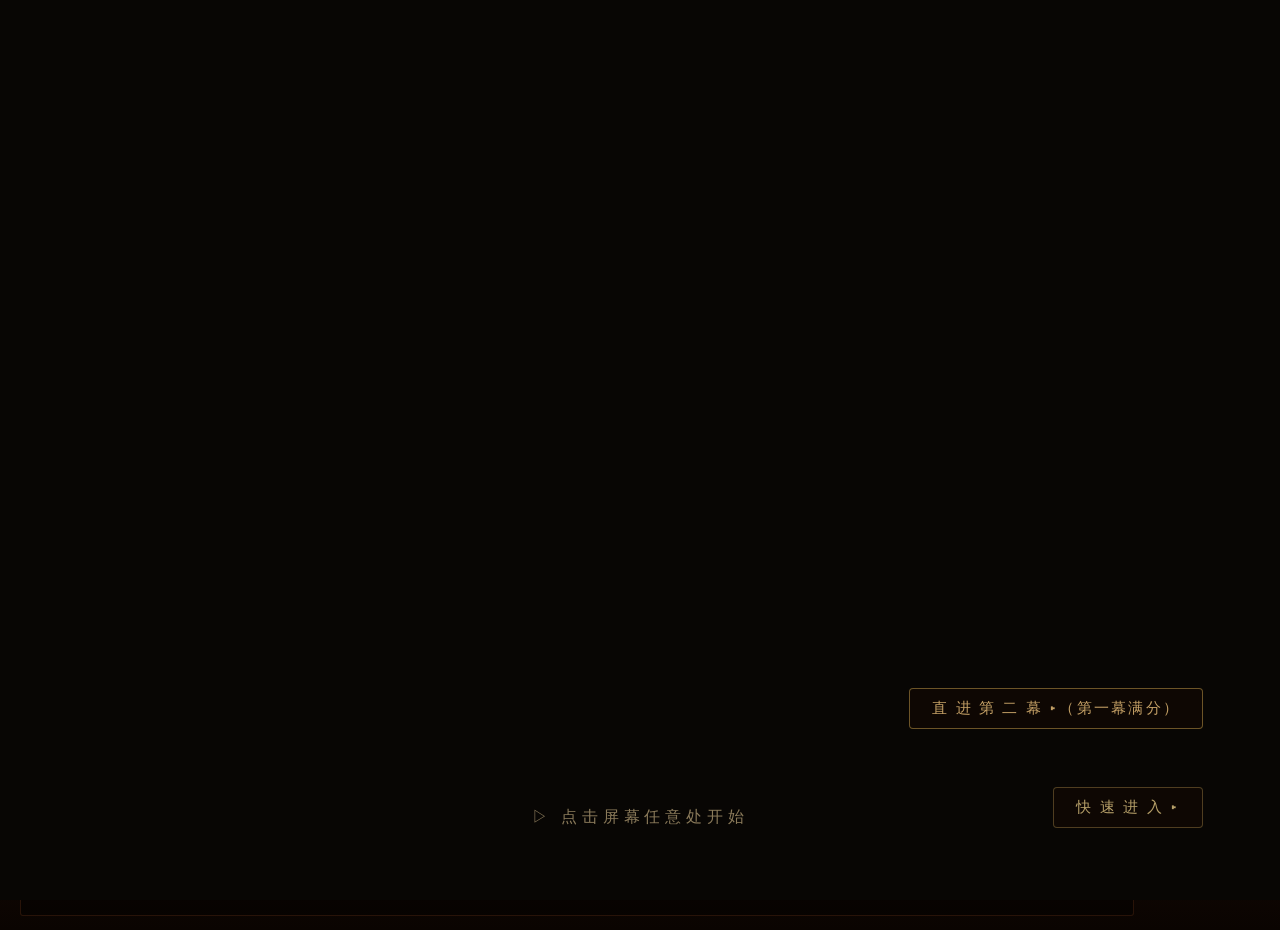
<file: deploy/act1.html>
<!DOCTYPE html>
<html lang="zh-CN">
<head>
<meta charset="UTF-8">
<meta name="viewport" content="width=device-width, initial-scale=1.0">
<title>掌中光 · 皮影戏AI互动影游</title>
<style>
/* ========================================
   掌中光 - 皮影戏台 · 真实皮影美学
   ======================================== */

* { margin: 0; padding: 0; box-sizing: border-box; user-select: none; -webkit-user-select: none; -webkit-user-drag: none; }
*:focus { outline: none !important; }
*:focus-visible { outline: none !important; }
img { -webkit-user-drag: none; pointer-events: none; }

body {
    background: #080402;
    font-family: 'STKaiti', 'KaiTi', '楷体', 'Microsoft YaHei', serif;
    height: 100vh;
    overflow: hidden;
    color: #c4a46c;
}

.header {
    height: 54px;
    background: linear-gradient(180deg, #4a1f0a 0%, #2d1105 50%, #1a0802 100%);
    display: flex;
    align-items: center;
    justify-content: center;
    color: #e8c97a;
    font-size: 26px;
    font-weight: bold;
    letter-spacing: 12px;
    border-bottom: 3px solid #6b3a1f;
    text-shadow: 0 0 18px rgba(232, 180, 90, 0.5), 0 2px 4px rgba(0,0,0,0.8);
    box-shadow: 0 2px 12px rgba(0,0,0,0.6);
    position: relative;
    z-index: 10;
}

.main-area {
    display: flex;
    height: calc(100vh - 54px - 180px);
    background: #0a0502;
    position: relative;
}

.puppet-box {
    width: 230px;
    background: linear-gradient(90deg, #140904, #1f0f07 30%, #2a140a 100%);
    border-right: 4px solid #4a2512;
    padding: 12px 10px;
    color: #c4a46c;
    overflow-y: auto;
    box-shadow: inset -4px 0 12px rgba(0,0,0,0.5);
}

.puppet-box h3 {
    color: #e8c97a;
    font-size: 18px;
    text-align: center;
    margin-bottom: 8px;
    letter-spacing: 6px;
    border-bottom: 2px solid #6b3a1f;
    padding-bottom: 10px;
    text-shadow: 0 0 10px rgba(232, 180, 90, 0.3);
}

.puppet-box .scene-info {
    font-size: 11px;
    color: #8b6914;
    text-align: center;
    margin-bottom: 12px;
    letter-spacing: 1px;
    opacity: 0.85;
}

.puppet-card .puppet-icon svg {
    width: 100%;
    height: 100%;
    display: block;
    pointer-events: none;
}

.puppet-card {
    background: linear-gradient(135deg, rgba(100,50,20,0.5), rgba(60,25,10,0.6));
    border: 2px solid #5a2d15;
    border-radius: 2px;
    padding: 8px 6px 6px;
    margin-bottom: 10px;
    cursor: grab;
    text-align: center;
    transition: all 0.25s;
    position: relative;
}

.puppet-card::after {
    content: '';
    position: absolute;
    top: -1px; left: -1px;
    right: -1px; bottom: -1px;
    border: 1px solid rgba(200,150,80,0.15);
    pointer-events: none;
}

.puppet-card:hover {
    background: linear-gradient(135deg, rgba(140,70,25,0.6), rgba(80,35,15,0.7));
    border-color: #c48a3e;
    box-shadow: 0 0 18px rgba(200,130,50,0.25);
    transform: translateY(-1px);
}

.puppet-card:active {
    cursor: grabbing;
    transform: scale(0.97);
}

.puppet-card.hidden {
    display: none !important;
}
/* 幕间休息：船卡片"新发现"的入场动画 */
#boatPuppetCard.revealed {
    animation: boatRevealIn 0.8s cubic-bezier(0.22, 0.9, 0.3, 1) forwards;
    box-shadow: 0 0 18px 4px rgba(255,200,80,0.55), inset 0 0 12px rgba(255,220,120,0.2);
}
@keyframes boatRevealIn {
    0%   { opacity: 0; transform: translateY(24px) scale(0.7); }
    60%  { opacity: 1; transform: translateY(-4px) scale(1.06); }
    100% { opacity: 1; transform: translateY(0) scale(1); }
}

/* 「展示皮影戏」按钮出现期间：皮影箱卡片不可按 */
.puppet-card.locked {
    filter: grayscale(1) brightness(0.55);
    opacity: 0.6;
    cursor: not-allowed;
    pointer-events: none;
    transform: none !important;
}
.puppet-card.locked:hover {
    background: linear-gradient(135deg, rgba(100,50,20,0.5), rgba(60,25,10,0.6));
    border-color: #5a2d15;
    box-shadow: none;
    transform: none !important;
}

.puppet-card .puppet-icon {
    display: block;
    width: 100%;
    height: 110px;
    margin-bottom: 4px;
}

.puppet-card .puppet-icon svg {
    width: 100%;
    height: 100%;
}

.puppet-card .puppet-icon img {
    width: 100%;
    height: 100%;
    object-fit: contain;
    display: block;
    pointer-events: none;
}

.puppet-card .puppet-name {
    font-size: 14px;
    color: #e8c97a;
    letter-spacing: 3px;
}

.stage-wrapper {
    flex: 1;
    display: flex;
    align-items: center;
    justify-content: center;
    padding: 24px 20px;
    position: relative;
    perspective: 1200px;
}

.stage-wrapper::before {
    content: '';
    position: absolute;
    inset: 0;
    background: radial-gradient(ellipse at center, rgba(200,150,80,0.06) 0%, transparent 70%);
    pointer-events: none;
}

/* 开场幕布 —— 从中间向两边拉开（模拟真实拉帘子）
   左帘向左滑出并收窄，右帘向右滑出并收窄，布料的褶皱压缩感 */
.curtain-panel {
    position: absolute;
    top: 0;
    bottom: 0;
    z-index: 50;
    background: url('assets/images/curtain.jpg') no-repeat;
    background-size: 200% 100%;
    pointer-events: none;
}

.curtain-left  { left: 0;    width: 50%; background-position: left center;  transform-origin: center left;  }
.curtain-right { right: 0;   width: 50%; background-position: right center; transform-origin: center right; }

/* 左帘 z-index 层次 */
.curtain-l1 { z-index: 55; }
.curtain-l2 { z-index: 54; }
.curtain-l3 { z-index: 53; }

/* 右帘 z-index 层次 */
.curtain-r1 { z-index: 55; }
.curtain-r2 { z-index: 54; }
.curtain-r3 { z-index: 53; }

/* 由 JS 触发幕布拉开 — 左帘 */
.curtain-opening.curtain-l1 { animation: curtainLeftOut 2.2s ease-in-out 0.5s forwards; }
.curtain-opening.curtain-l2 { animation: curtainLeftOut 2.2s ease-in-out 0.68s forwards; }
.curtain-opening.curtain-l3 { animation: curtainLeftOut 2.2s ease-in-out 0.86s forwards; }

/* 由 JS 触发幕布拉开 — 右帘 */
.curtain-opening.curtain-r1 { animation: curtainRightOut 2.2s ease-in-out 0.5s forwards; }
.curtain-opening.curtain-r2 { animation: curtainRightOut 2.2s ease-in-out 0.68s forwards; }
.curtain-opening.curtain-r3 { animation: curtainRightOut 2.2s ease-in-out 0.86s forwards; }

@keyframes curtainLeftOut {
    0%   { transform: translateX(0) skewY(0deg) scaleX(1); opacity: 1; }
    100% { transform: translateX(-110%) skewY(-8deg) scaleX(0.25); opacity: 0; }
}

@keyframes curtainRightOut {
    0%   { transform: translateX(0) skewY(0deg) scaleX(1); opacity: 1; }
    100% { transform: translateX(110%) skewY(8deg) scaleX(0.25); opacity: 0; }
}

/* ========================================
   开场序幕 —— 交互式「请点燃油灯吧」
   黑暗背景 + 左侧油灯 + 右侧木箱皮影
   ======================================== */

/* 全屏黑幕 */
.intro-overlay {
    position: fixed;
    inset: 0;
    z-index: 200;
    background: #080604;
    display: flex;
    flex-direction: column;
    align-items: center;
    justify-content: center;
    pointer-events: auto;
    transition: opacity 1.5s ease, background 1.5s ease;
}
.intro-overlay.fade-out {
    opacity: 0;
}
.intro-overlay.hidden {
    display: none;
}

/* 主场景：左右布局 */
.intro-scene {
    display: flex;
    align-items: center;
    justify-content: center;
    gap: 160px;
    width: 90%;
    max-width: 1080px;
}

/* ---- 左侧：油灯 ---- */
.intro-lamp-wrap {
    position: relative;
    width: 200px;
    height: 280px;
    cursor: pointer;
    display: flex;
    flex-direction: column;
    align-items: center;
    user-select: none;
    -webkit-user-drag: none;
    opacity: 0;
    pointer-events: none;   /* 未揭示前不可点击，避免提前点灯跳过剧情 */
    transition: opacity 2s ease;
}
.intro-lamp-wrap.revealed {
    opacity: 1;
    pointer-events: auto;   /* 剧情到达「可点灯」阶段后才可点 */
}

/* 灯图片 — 暗态默认灰暗 */
.intro-lamp-img {
    width: 100%;
    height: auto;
    filter: brightness(0.15) saturate(0.1);
    transition: filter 1.2s ease;
    pointer-events: none;
}
/* 点亮态 */
.intro-lamp-img.lit {
    filter: brightness(1.1) saturate(1.2) drop-shadow(0 0 30px rgba(255,180,60,0.6));
}

/* 光晕 — 点亮后可见 */
.intro-lamp-glow {
    position: absolute;
    top: 50%;
    left: 50%;
    width: 280px;
    height: 280px;
    transform: translate(-50%, -50%);
    border-radius: 50%;
    background: radial-gradient(circle at center,
        rgba(255,180,60,0.55) 0%,
        rgba(255,140,40,0.2) 35%,
        rgba(255,100,20,0.05) 65%,
        transparent 100%);
    opacity: 0;
    transition: opacity 1.5s ease;
    pointer-events: none;
    z-index: 0;
}
.intro-lamp-glow.visible {
    opacity: 1;
}

/* 火焰芯 — 点亮后可见，持续闪烁 */
.intro-lamp-flame {
    position: absolute;
    top: 38%;
    left: 50%;
    width: 14px;
    height: 26px;
    transform: translate(-50%, -50%);
    background: radial-gradient(ellipse at 50% 25%,
        rgba(255,255,200,0.95) 0%,
        rgba(255,200,60,0.8) 30%,
        rgba(255,100,20,0.3) 70%,
        transparent 100%);
    border-radius: 50% 50% 50% 50% / 60% 60% 40% 40%;
    box-shadow: 0 0 20px rgba(255,180,40,0.7), 0 0 50px rgba(255,120,30,0.35);
    opacity: 0;
    transition: opacity 0.8s ease;
    pointer-events: none;
    z-index: 2;
}
.intro-lamp-flame.visible {
    opacity: 1;
    animation: introFlameFlicker 0.12s ease-in-out infinite alternate;
}

@keyframes introFlameFlicker {
    0%   { transform: translate(-50%, -50%) scaleX(1) scaleY(1); }
    25%  { transform: translate(-48%, -52%) scaleX(0.88) scaleY(1.06); }
    50%  { transform: translate(-52%, -48%) scaleX(1.12) scaleY(0.94); }
    75%  { transform: translate(-50%, -51%) scaleX(0.82) scaleY(1.1); }
    100% { transform: translate(-49%, -49%) scaleX(1.06) scaleY(0.96); }
}

/* 油量显示 */
.intro-oil-display {
    font-family: 'STKaiti', 'KaiTi', '楷体', serif;
    font-size: 1.3rem;
    color: #c49a3c;
    text-shadow: 0 0 12px rgba(255,160,40,0.5);
    margin-top: 12px;
    opacity: 0;
    transform: translateY(8px);
    transition: opacity 0.6s ease 0.4s, transform 0.6s ease 0.4s;
    pointer-events: none;
}
.intro-oil-display.visible {
    opacity: 1;
    transform: translateY(0);
}

/* 油灯点亮的脉冲提示（未点亮时） */
.intro-lamp-wrap:not(.lit) .intro-lamp-img {
    animation: lampPulseHint 2.5s ease-in-out infinite;
}
@keyframes lampPulseHint {
    0%, 100% { filter: brightness(0.15) saturate(0.1); }
    50% { filter: brightness(0.3) saturate(0.2); }
}

/* ---- 右侧：木箱（皮影箱）---- */
.intro-box {
    width: 300px;
    background: linear-gradient(180deg,
        rgba(60,30,10,0.7) 0%,
        rgba(40,18,8,0.8) 50%,
        rgba(25,10,5,0.9) 100%);
    border: 3px solid rgba(100,60,25,0.5);
    border-radius: 6px;
    padding: 22px 16px;
    box-shadow:
        inset 0 2px 20px rgba(0,0,0,0.6),
        0 0 30px rgba(0,0,0,0.5);
    opacity: 0;
    transition: opacity 2s ease;
}
.intro-box.revealed {
    opacity: 1;
}

.intro-box-label {
    font-family: 'STKaiti', 'KaiTi', '楷体', serif;
    font-size: 1.2rem;
    color: #b8945c;
    text-align: center;
    margin-bottom: 14px;
    letter-spacing: 0.2em;
    border-bottom: 1px solid rgba(140,100,50,0.3);
    padding-bottom: 10px;
}

.intro-box-gallery {
    display: flex;
    flex-wrap: wrap;
    gap: 12px;
    justify-content: center;
}

/* 木箱中每张皮影卡片 */
.intro-puppet-card {
    width: 72px;
    height: 96px;
    background: rgba(20,10,5,0.6);
    border: 1px solid rgba(120,80,35,0.4);
    border-radius: 4px;
    display: flex;
    flex-direction: column;
    align-items: center;
    justify-content: center;
    gap: 4px;
    padding: 4px;
    transition: all 0.3s ease;
}
.intro-puppet-card img {
    width: 44px;
    height: 56px;
    object-fit: contain;
    filter: brightness(0.5) sepia(0.5);
    pointer-events: none;
}
.intro-puppet-name {
    font-family: 'STKaiti', 'KaiTi', '楷体', serif;
    font-size: 0.65rem;
    color: #9a8040;
    letter-spacing: 0.1em;
}

/* 灯点亮后木箱也变亮 */
.intro-box.lit {
    border-color: rgba(160,110,50,0.6);
    box-shadow:
        inset 0 2px 20px rgba(0,0,0,0.6),
        0 0 40px rgba(255,160,40,0.15);
}
.intro-box.lit .intro-puppet-card { border-color: rgba(180,120,50,0.5); background: rgba(30,15,8,0.5); }
.intro-box.lit .intro-puppet-card img { filter: brightness(0.8) sepia(0.3); }
.intro-box.lit .intro-puppet-name { color: #c4a44a; }

.lamp-bloom {
    position: fixed;
    inset: 0;
    z-index: 205;            /* 高于黑幕(200)，低于背景字幕层(210) */
    pointer-events: none;
    display: none;
    overflow: hidden;
}
.lamp-bloom-circle {
    position: absolute;
    width: 260px;
    height: 260px;
    border-radius: 50%;
    transform: scale(0.1);
    background: radial-gradient(circle at center,
        rgba(255,228,175,0.7) 0%,
        rgba(255,196,118,0.5) 30%,
        rgba(255,158,68,0.26) 55%,
        rgba(255,128,48,0.07) 78%,
        transparent 100%);
    box-shadow: 0 0 70px 28px rgba(255,168,80,0.25);
}

/* ---- 右侧：木箱（皮影箱）---- */
.intro-box {
    width: 300px;
    background: linear-gradient(180deg,
        rgba(60,30,10,0.7) 0%,
        rgba(40,18,8,0.8) 50%,
        rgba(25,10,5,0.9) 100%);
    border: 3px solid rgba(100,60,25,0.5);
    border-radius: 6px;
    padding: 22px 16px;
    box-shadow:
        inset 0 2px 20px rgba(0,0,0,0.6),
        0 0 30px rgba(0,0,0,0.5);
    opacity: 0;
    transition: opacity 2s ease;
}
.intro-box.revealed {
    opacity: 1;
}

.intro-box-label {
    font-family: 'STKaiti', 'KaiTi', '楷体', serif;
    font-size: 1.2rem;
    color: #b8945c;
    text-align: center;
    margin-bottom: 14px;
    letter-spacing: 0.2em;
    border-bottom: 1px solid rgba(140,100,50,0.3);
    padding-bottom: 10px;
}

.intro-box-gallery {
    display: flex;
    flex-wrap: wrap;
    gap: 12px;
    justify-content: center;
}

/* 木箱中每张皮影卡片 */
.intro-puppet-card {
    width: 72px;
    height: 96px;
    background: rgba(20,10,5,0.6);
    border: 1px solid rgba(120,80,35,0.4);
    border-radius: 4px;
    display: flex;
    flex-direction: column;
    align-items: center;
    justify-content: center;
    gap: 4px;
    padding: 4px;
    transition: all 0.3s ease;
}
.intro-puppet-card img {
    width: 44px;
    height: 56px;
    object-fit: contain;
    filter: brightness(0.5) sepia(0.5);
    pointer-events: none;
}
.intro-puppet-name {
    font-family: 'STKaiti', 'KaiTi', '楷体', serif;
    font-size: 0.65rem;
    color: #9a8040;
    letter-spacing: 0.1em;
}

/* 灯点亮后木箱也变亮 */
.intro-box.lit {
    border-color: rgba(160,110,50,0.6);
    box-shadow:
        inset 0 2px 20px rgba(0,0,0,0.6),
        0 0 40px rgba(255,160,40,0.15);
}
.intro-box.lit .intro-puppet-card { border-color: rgba(180,120,50,0.5); background: rgba(30,15,8,0.5); }
.intro-box.lit .intro-puppet-card img { filter: brightness(0.8) sepia(0.3); }
.intro-box.lit .intro-puppet-name { color: #c4a44a; }

/* ---- 底部字幕 ---- */
.intro-opening-line {
    position: absolute;
    bottom: 14%;
    left: 50%;
    transform: translateX(-50%);
    font-family: 'STKaiti', 'KaiTi', '楷体', serif;
    font-size: 1.5rem;
    color: #8a7a5a;
    text-shadow: 0 0 20px rgba(255,180,80,0.3);
    letter-spacing: 0.15em;
    pointer-events: none;
    z-index: 201;
    opacity: 0;
    transition: opacity 2s ease;
    white-space: nowrap;
}
.intro-opening-line.revealed {
    opacity: 0.7;
}
.intro-opening-line.fade-out {
    opacity: 0;
}

.intro-subtitle {
    position: absolute;
    bottom: 14%;
    left: 50%;
    transform: translateX(-50%);
    font-family: 'STKaiti', 'KaiTi', '楷体', serif;
    font-size: 1.5rem;
    color: #c4a46c;
    text-shadow: 0 0 20px rgba(255,180,80,0.3);
    letter-spacing: 0.15em;
    pointer-events: none;
    z-index: 201;
    opacity: 0;
    transition: opacity 2s ease;
}
.intro-subtitle.revealed {
    opacity: 1;
    animation: subtitlePulse 2.5s ease-in-out infinite;
}
@keyframes subtitlePulse {
    0%, 100% { opacity: 0.5; }
    50% { opacity: 0.9; }
}

/* 开始提示：页面打开即出现，提示用户可交互，避免「黑屏像打不开」 */
.intro-start-hint {
    position: absolute;
    bottom: 8%;
    left: 50%;
    transform: translateX(-50%);
    font-family: 'STKaiti', 'KaiTi', '楷体', serif;
    font-size: 1rem;
    color: #8a7a5a;
    letter-spacing: 0.3em;
    pointer-events: none;
    z-index: 201;
    animation: hintPulse 2s ease-in-out infinite;
}
@keyframes hintPulse {
    0%, 100% { opacity: 0.3; }
    50%      { opacity: 0.85; }
}

/* 快速进入按钮：跳过开场，直接进入第一幕场景 */
.intro-quick-enter {
    position: absolute;
    bottom: 8%;
    right: 6%;
    padding: 9px 22px;
    font-family: 'STKaiti', 'KaiTi', '楷体', serif;
    font-size: 0.95rem;
    letter-spacing: 0.15em;
    color: #c9b074;
    background: rgba(18,10,3,0.72);
    border: 1px solid rgba(160,130,70,0.5);
    border-radius: 4px;
    cursor: pointer;
    z-index: 202;
    opacity: 0.9;
    transition: color 0.3s ease, border-color 0.3s ease, background 0.3s ease, opacity 0.3s ease;
}
.intro-quick-enter:hover {
    color: #f0d488;
    border-color: rgba(220,180,80,0.7);
    background: rgba(28,16,5,0.85);
    opacity: 1;
}
/* 直接进第二幕按钮：置于「快速进入」上方，避免重叠 */
.intro-enter-act2 {
    bottom: 19%;
    color: #d8b070;
    border-color: rgba(190,150,70,0.6);
}
.intro-enter-act2:hover {
    color: #f3d789;
    border-color: rgba(230,190,90,0.8);
    background: rgba(28,16,5,0.85);
}

/* ====== 黑屏字幕滚动 ====== */
.story-intro-overlay {
    position: fixed;
    inset: 0;
    z-index: 210;
    background: #000;
    display: flex;
    justify-content: center;
    align-items: flex-end;
    overflow: hidden;
    opacity: 0;
    pointer-events: none;
    transition: opacity 1.5s ease;
}
.story-intro-overlay.visible {
    opacity: 1;
    pointer-events: auto;
}
.story-intro-overlay.fade-out {
    opacity: 0;
}
.story-intro-text {
    position: absolute;
    bottom: -100%;
    width: 70%;
    max-width: 700px;
    text-align: center;
    font-family: 'STKaiti', 'KaiTi', '楷体', serif;
    font-size: 1.35rem;
    line-height: 2.6;
    color: #c4a46c;
    text-shadow: 0 0 12px rgba(200,160,80,0.25);
    letter-spacing: 0.12em;
    white-space: pre-line;
}
.story-intro-overlay.visible .story-intro-text {
    animation: storyScroll 57s linear forwards;
}
@keyframes storyScroll {
    0%   { bottom: -100%; }
    100% { bottom: 100%; }
}

/* 跳过按钮 */
.story-skip-btn {
    position: absolute;
    bottom: 30px;
    right: 40px;
    padding: 8px 24px;
    font-family: 'STKaiti', 'KaiTi', '楷体', serif;
    font-size: 0.95rem;
    color: #ab9258;
    background: rgba(18,10,3,0.78);
    border: 1px solid rgba(160,130,70,0.55);
    border-radius: 4px;
    cursor: pointer;
    z-index: 211;
    opacity: 0;
    transition: opacity 0.8s ease, color 0.3s ease, border-color 0.3s ease, background 0.3s ease;
    letter-spacing: 0.15em;
}
.story-intro-overlay.visible .story-skip-btn {
    opacity: 0.85;
}
.story-skip-btn:hover {
    color: #e8c860;
    border-color: rgba(220,180,80,0.6);
    opacity: 1;
}

/* ====== 场次标题卡片 ====== */
.act-title-overlay {
    position: fixed;
    inset: 0;
    z-index: 215;
    display: flex;
    align-items: center;
    justify-content: center;
    opacity: 0;
    pointer-events: none;
    transition: opacity 1.5s ease;
}
.act-title-overlay.visible {
    opacity: 1;
}
.act-title-overlay.fade-out {
    opacity: 0;
}
.act-title-bg {
    position: absolute;
    inset: 0;
    background:
        radial-gradient(ellipse 70% 60% at 50% 50%, rgba(20,12,6,0.6) 0%, rgba(8,4,2,0.9) 70%),
        url('assets/images/stage-bg.jpg');
    background-size: cover;
    background-position: center;
    filter: blur(8px);
}
/* 第二场（信中之秘）开场标题卡：背景为琉璃厂街景（荣宝斋/大渊阁），虚化浮现 */
.act-title-overlay.act2 .act-title-bg {
    background:
        radial-gradient(ellipse 75% 65% at 50% 50%, rgba(10,6,3,0.35) 0%, rgba(6,3,1,0.72) 75%),
        url('assets/images/stage-bg-scene2.jpg');
    background-size: cover;
    background-position: center bottom;
    filter: blur(7px);
}
/* 第二幕（大栅栏）标题卡：背景为街景戏台（观众/灯笼/同仁堂），虚化浮现 */
.act-title-overlay.act2-title .act-title-bg {
    background:
        radial-gradient(ellipse 75% 65% at 50% 50%, rgba(10,6,3,0.35) 0%, rgba(6,3,1,0.72) 75%),
        url('assets/images/stage-bg-act2.jpg');
    background-size: cover;
    background-position: center bottom;
    filter: blur(7px);
}
.act-title-text {
    position: relative;
    z-index: 1;
    font-family: 'STKaiti', 'KaiTi', '楷体', serif;
    font-size: 3.6rem;
    color: #e8c860;
    text-shadow: 0 0 40px rgba(255,200,100,0.5), 0 0 80px rgba(200,160,80,0.3);
    letter-spacing: 0.35em;
    white-space: nowrap;
    opacity: 0;
    transition: opacity 1.2s ease 0.3s, transform 1.2s ease 0.3s;
}
.act-title-overlay.visible .act-title-text {
    opacity: 1;
}

/* ---- 第一幕评分卡 ---- */
.act1-score-card {
    position: fixed;
    inset: 0;
    z-index: 220;
    display: flex;
    align-items: center;
    justify-content: center;
    opacity: 0;
    pointer-events: none;
    transition: opacity 0.8s ease;
}
.act1-score-card.visible { opacity: 1; pointer-events: auto; }
.act1-score-card.fade-out { opacity: 0; pointer-events: none; }
.act1-score-bg {
    position: absolute;
    inset: 0;
    background:
        radial-gradient(ellipse 65% 55% at 50% 48%, rgba(15,10,5,0.55) 0%, rgba(5,3,1,0.92) 72%);
    backdrop-filter: blur(6px);
}
.act1-score-inner {
    position: relative;
    z-index: 1;
    text-align: center;
    padding: 36px 52px 32px;
    border: 1px solid rgba(232,200,96,0.25);
    border-radius: 14px;
    background: linear-gradient(160deg, rgba(30,20,12,0.92) 0%, rgba(18,12,7,0.96) 100%);
    max-width: 480px;
    box-shadow:
        0 0 60px rgba(232,200,96,0.08),
        inset 0 1px 0 rgba(255,220,140,0.08);
    transform: translateY(16px) scale(0.97);
    opacity: 0;
    transition: transform 0.8s ease 0.15s, opacity 0.8s ease 0.15s;
}
.act1-score-card.visible .act1-score-inner {
    transform: translateY(0) scale(1);
    opacity: 1;
}
.act1-score-label {
    font-family: 'STKaiti','KaiTi','楷体',serif;
    font-size: 13px;
    color: #a08858;
    letter-spacing: 0.35em;
    margin-bottom: 6px;
}
.act1-score-tier {
    font-family: 'STKaiti','KaiTi','楷体',serif;
    font-size: 2.4rem;
    font-weight: 500;
    letter-spacing: 0.2em;
    margin-bottom: 4px;
}
.act1-score-tier.ss { color: #c9a8ff; text-shadow: 0 0 30px rgba(201,168,255,0.35); }
.act1-score-tier.s  { color: #7ee8c4; text-shadow: 0 0 30px rgba(126,232,196,0.35); }
.act1-score-tier.a  { color: #f5c77a; text-shadow: 0 0 30px rgba(245,199,122,0.35); }
.act1-score-tier.b  { color: #f0b89a; text-shadow: 0 0 28px rgba(240,184,154,0.28); }
.act1-score-tier.c  { color: #e88a7a; text-shadow: 0 0 28px rgba(232,138,122,0.28); }
.act1-score-oil {
    font-family: 'STKaiti','KaiTi','楷体',serif;
    font-size: 14px;
    color: #bba67a;
    margin-bottom: 14px;
}
.act1-score-comment {
    font-family: 'STKaiti','KaiTi','楷体',serif;
    font-size: 15px;
    line-height: 1.85;
    color: #d4c49a;
    max-width: 400px;
    margin: 0 auto 20px;
}
.act1-score-hint {
    font-size: 12px;
    color: rgba(200,180,130,0.45);
    letter-spacing: 0.15em;
    animation: score-hint-pulse 2.2s ease-in-out infinite;
}
@keyframes score-hint-pulse {
    0%,100% { opacity: 0.35; }
    50% { opacity: 0.75; }
}


/* ---- 底部字幕 ---- */
.intro-subtitle {
    position: absolute;
    bottom: 14%;
    left: 50%;
    transform: translateX(-50%);
    font-family: 'STKaiti', 'KaiTi', '楷体', serif;
    font-size: 1.5rem;
    color: #c4a46c;
    text-shadow: 0 0 20px rgba(255,180,80,0.3);
    letter-spacing: 0.15em;
    pointer-events: none;
    z-index: 201;
    opacity: 0;
    transition: opacity 2s ease;
}
.intro-subtitle.revealed {
    opacity: 1;
    animation: subtitlePulse 2.5s ease-in-out infinite;
}
@keyframes subtitlePulse {
    0%, 100% { opacity: 0.5; }
    50% { opacity: 0.9; }
}

.stage {
    width: 100%;
    height: 100%;
    position: relative;
    background:
        radial-gradient(ellipse 60% 50% at 50% 50%, rgba(255,220,150,0.35) 0%, rgba(240,200,130,0.15) 40%, transparent 70%),
        url('assets/images/stage-bg.jpg');
    background-size: cover;
    background-position: center;
    transition: background 1.2s ease, box-shadow 1.2s ease;
    border-radius: 3px;
    box-shadow:
        inset 0 0 80px rgba(180,120,50,0.2),
        0 0 0 10px #3d1c08,
        0 0 0 13px #2a1005,
        0 0 0 15px #1a0802,
        0 4px 30px rgba(0,0,0,0.7);
    overflow: hidden;
}

/* 第一幕第二场（信中之秘）：琉璃厂街景背景（荣宝斋/大渊阁） */
.stage.act2-bg {
    background:
        radial-gradient(ellipse 60% 50% at 50% 45%, rgba(255,230,160,0.25) 0%, rgba(240,200,130,0.10) 40%, transparent 70%),
        url('assets/images/stage-bg-scene2.jpg');
    background-size: cover;
    background-position: center bottom;
    box-shadow:
        inset 0 0 60px rgba(180,140,80,0.15),
        0 0 0 10px #4a2810,
        0 0 0 13px #331c0a,
        0 0 0 15px #1f1005,
        0 4px 30px rgba(0,0,0,0.7);
}

/* 月夜场景：月亮放到舞台上方时触发 */
.stage.night {
    background:
        radial-gradient(ellipse 60% 50% at 50% 50%, rgba(255,240,200,0.15) 0%, rgba(240,220,150,0.08) 40%, transparent 70%),
        url('assets/images/stage-night.jpg');
    background-size: cover;
    background-position: center;
    box-shadow:
        inset 0 0 120px rgba(20,40,80,0.4),
        0 0 0 10px #3d1c08,
        0 0 0 13px #2a1005,
        0 0 0 15px #1a0802,
        0 4px 30px rgba(0,0,0,0.7);
}

.stage::before {
    content: '';
    position: absolute;
    inset: 0;
    background:
        repeating-linear-gradient(90deg, transparent, transparent 2px, rgba(180,140,100,0.04) 2px, rgba(180,140,100,0.04) 3px),
        repeating-linear-gradient(0deg, transparent, transparent 1px, rgba(160,120,80,0.03) 1px, rgba(160,120,80,0.03) 2px);
    pointer-events: none;
    z-index: 1;
}

.stage::after {
    content: '';
    position: absolute;
    inset: 15%;
    background: radial-gradient(ellipse at center, rgba(255,200,100,0.12) 0%, transparent 70%);
    pointer-events: none;
    z-index: 1;
}

.stage-hint {
    position: absolute;
    top: 50%;
    left: 50%;
    transform: translate(-50%, -50%);
    color: #8B6914;
    font-size: 16px;
    opacity: 0.3;
    letter-spacing: 6px;
    pointer-events: none;
    z-index: 2;
    font-family: 'STKaiti', 'KaiTi', '楷体', serif;
}

.stage-puppet {
    position: absolute;
    cursor: grab;
    user-select: none;
    -webkit-user-drag: none;
    z-index: 3;
    filter: drop-shadow(3px 4px 6px rgba(0,0,0,0.5)) drop-shadow(0 0 2px rgba(180,120,50,0.3));
    transform: scaleX(1);
}
.stage-puppet.flipped {
    transform: scaleX(-1);
}
/* 油灯「亮着」：暖色光晕 + 顶部火焰光 */
.stage-puppet.lamp-lit {
    filter: drop-shadow(0 0 16px rgba(255,190,90,0.95)) drop-shadow(0 0 38px rgba(255,150,50,0.55));
}
/* 火焰光晕叠加 — 仅亮着时出现，覆盖在油灯火焰区域上方 */
.stage-puppet.lamp-lit::after {
    content: '';
    position: absolute;
    top: -4%;
    left: 50%;
    transform: translateX(-50%);
    width: 52%;
    height: 32%;
    background: radial-gradient(ellipse at center bottom,
        rgba(255,210,90,0.75) 0%,
        rgba(255,130,20,0.35) 45%,
        transparent 70%);
    border-radius: 50% 50% 42% 42%;
    animation: flameFlicker 0.55s ease-in-out infinite alternate;
    pointer-events: none;
    z-index: 10;
}
@keyframes flameFlicker {
    0%   { opacity: 0.55; transform: translateX(-50%) scale(0.95) translateY(0); }
    100% { opacity: 1;   transform: translateX(-50%) scale(1.06) translateY(-2px); }
}
/* .lamp-out 仅作 JS 状态标记（无额外视觉样式），火焰因移除 lamp-lit 自然消失 */
.stage-puppet:focus { outline: none !important; }

.stage-puppet svg {
    width: 100%;
    height: 100%;
    display: block;
}

.stage-puppet img {
    display: block;
    pointer-events: none;
}

.puppet-drag-clone {
    position: fixed;
    pointer-events: none;
    z-index: 9999;
    opacity: 0.85;
    filter: drop-shadow(4px 6px 12px rgba(0,0,0,0.6)) drop-shadow(0 0 8px rgba(220,160,60,0.3));
}
.puppet-drag-clone.flipped {
    transform: scaleX(-1);
}

.puppet-drag-clone svg {
    width: 100%;
    height: 100%;
    display: block;
}

.puppet-card.dragging {
    opacity: 0.3;
    transform: scale(0.95);
}

.info-panel {
    width: 180px;
    background: linear-gradient(270deg, #140904, #1f0f07 30%, #2a140a 100%);
    border-left: 4px solid #4a2512;
    padding: 24px 12px;
    color: #c4a46c;
    display: flex;
    flex-direction: column;
    align-items: center;
    box-shadow: inset 4px 0 12px rgba(0,0,0,0.5);
}

.lamp-section {
    text-align: center;
}

.lamp-label {
    color: #e8c97a;
    font-size: 15px;
    letter-spacing: 4px;
    margin-bottom: 12px;
}

.flame-container {
    width: 50px;
    height: 60px;
    margin: 0 auto 10px;
    position: relative;
}

.flame {
    position: absolute;
    bottom: 0;
    left: 50%;
    transform: translateX(-50%);
    width: 24px;
    height: 44px;
    background: radial-gradient(ellipse at 50% 80%, #ffe8a0 0%, #f0b830 25%, #e08820 50%, #c04010 80%, transparent 100%);
    border-radius: 60% 60% 30% 30%;
    animation: flicker 0.12s infinite alternate;
    filter: blur(0.5px);
}

.flame::before {
    content: '';
    position: absolute;
    bottom: 10px;
    left: 50%;
    transform: translateX(-50%);
    width: 8px;
    height: 24px;
    background: radial-gradient(ellipse at 50% 100%, #fffde0 0%, #ffe8a0 30%, transparent 80%);
    border-radius: 50%;
    animation: flickerInner 0.1s infinite alternate-reverse;
}

@keyframes flicker {
    0%   { transform: translateX(-50%) scaleX(1)    scaleY(1);    opacity: 0.9; }
    33%  { transform: translateX(-50%) scaleX(0.85) scaleY(1.06); opacity: 1; }
    66%  { transform: translateX(-50%) scaleX(1.08) scaleY(0.94); opacity: 0.85; }
    100% { transform: translateX(-50%) scaleX(0.92) scaleY(1.03); opacity: 0.95; }
}

@keyframes flickerInner {
    0%   { transform: translateX(-50%) scale(1); }
    100% { transform: translateX(-50%) scale(0.85, 1.1) translateY(-2px); }
}

.oil-bar-outer {
    width: 100px;
    height: 10px;
    background: #1a0802;
    border: 1px solid #5a2d15;
    border-radius: 5px;
    overflow: hidden;
    margin: 0 auto;
}

.oil-bar-inner {
    height: 100%;
    width: 100%;
    background: linear-gradient(90deg, #c48a3e, #e8b850, #f0c860);
    border-radius: 5px;
    transition: width 0.6s ease, background 0.6s ease;
    box-shadow: inset 0 1px 0 rgba(255,255,255,0.2);
}

.oil-text {
    color: #e8c97a;
    font-size: 12px;
    margin-top: 6px;
    letter-spacing: 1px;
}

.dialogue-area {
    height: 210px;
    background: linear-gradient(0deg, #0a0401, #140904 50%, #1f0f07 100%);
    border-top: 3px solid #4a2512;
    padding: 14px 20px;
    display: flex;
    flex-direction: row;
    align-items: stretch;
    color: #c4a46c;
    box-shadow: 0 -2px 12px rgba(0,0,0,0.5);
}

/* 对话框左侧：说话人 + 文本区 + 点击继续 */
.dialogue-main {
    flex: 1;
    display: flex;
    flex-direction: column;
    min-width: 0;
}

.dialogue-speaker {
    color: #e8c97a;
    font-size: 15px;
    font-weight: bold;
    margin-bottom: 6px;
    letter-spacing: 2px;
}

.dialogue-text {
    flex: 1;
    font-size: 16px;
    line-height: 1.9;
    padding: 12px 14px 36px 14px;
    background: rgba(0,0,0,0.35);
    border-radius: 3px;
    border: 1px solid rgba(90,45,21,0.4);
    overflow-y: auto;
    letter-spacing: 0.5px;
}
.dlg-entry { margin: 0 0 12px; padding-bottom: 10px; border-bottom: 1px dashed rgba(120,70,35,0.22); animation: dlgFadeIn .55s ease both; }
.dlg-entry:last-child { border-bottom: none; padding-bottom: 0; margin-bottom: 0; }
.dlg-entry .dlg-speaker { color: #e8c860; font-weight: 700; margin-right: 8px; letter-spacing: 1px; }
.dlg-entry .dlg-body { color: #f1e3c6; }
/* 正在生成（打字中）的当前句：视觉上「占主体」——更大字号、亮色、淡金背景，区别于上方历史 */
.dlg-entry.current { background: rgba(232,200,96,0.10); border-radius: 6px; padding: 9px 11px; border-bottom: none; box-shadow: 0 0 0 1px rgba(232,200,96,0.18) inset; }
.dlg-entry.current .dlg-speaker { color: #ffd877; font-size: 15px; }
.dlg-entry.current .dlg-body { color: #fff8e8; font-size: 16px; line-height: 1.9; text-shadow: 0 0 8px rgba(232,200,96,0.25); }
/* 字幕缓缓浮现：整条条目透明度+轻微上移渐入，配合逐字打字实现"实时跟新" */
@keyframes dlgFadeIn {
    from { opacity: 0; transform: translateY(8px); }
    to   { opacity: 1; transform: translateY(0); }
}
/* 说戏中锁定：禁止摆放皮影，并给出视觉反馈 */
#puppetBox.speaking-lock, #stage.speaking-lock { pointer-events: none !important; }
#puppetBox.speaking-lock { opacity: .4; filter: grayscale(.35); transition: opacity .25s, filter .25s; }

/* 打字生成台词期间：全局锁定——除对话框外，其他交互一律禁用（指针穿透到对话框以允许快进/继续） */
body.typing-lock #puppetBox,
body.typing-lock #stage,
body.typing-lock .info-panel,
body.typing-lock #showPlayBtn,
body.typing-lock #btnConfirm,
body.typing-lock #btnAsk,
body.typing-lock #btnNext,
body.typing-lock .curtain-close-wrap,
body.typing-lock .act1-score-card,
body.typing-lock .act-title-overlay { pointer-events: none !important; }
/* 对话框本身保持可点（快进/继续/点信等交互仍可用） */
body.typing-lock .dialogue-area { pointer-events: auto !important; }
#puppetBox.speaking-lock::after {
    content: "路师傅正在说戏…";
    position: absolute; left: 50%; top: 38%;
    transform: translate(-50%,-50%);
    color: #f0d49a; font-size: 16px; font-weight: 700; letter-spacing: 2px;
    text-shadow: 0 0 12px rgba(0,0,0,.8); pointer-events: none;
    background: rgba(20,10,5,.55); padding: 8px 16px; border-radius: 10px;
    border: 1px solid rgba(180,120,50,.5);
}
.puppet-box { position: relative; }

/* 幕间休息：锁定左侧皮影箱，不可拖拽/点击 */
#puppetBox.intermission-lock { pointer-events: none !important; opacity: .35; filter: grayscale(.4); transition: opacity .4s, filter .4s; }
/* 脚本字幕"点击推进"期间：锁定皮影箱/舞台，并显示"点击继续"提示 */
#puppetBox.narration-lock, #stage.narration-lock { pointer-events: none !important; }
#puppetBox.narration-lock { opacity: .4; filter: grayscale(.35); transition: opacity .25s, filter .25s; }
.narration-hint {
    display: none; text-align: right; padding: 4px 6px 0;
    color: #e8c860; font-size: 13px; letter-spacing: 2px; cursor: pointer;
    animation: hintBlink 1.1s ease-in-out infinite;
}
.narration-hint:hover { color: #ffd86b; }
@keyframes hintBlink { 0%,100% { opacity: .35; } 50% { opacity: 1; } }
.dialogue-text.scroll, #dialogueText { cursor: pointer; }

/* 场景切换按钮「展示皮影戏」—— 位于对话框内部下方，居中 */
.show-play-btn {
    display: none;
    margin: 10px auto 4px;
    padding: 10px 28px;
    font-size: 15px;
    letter-spacing: 4px;
    width: fit-content;
    min-width: 180px;
    color: #ffd86b;
    background: linear-gradient(180deg, rgba(139,69,19,0.5), rgba(80,35,12,0.7));
    border: 1px solid rgba(200,150,60,0.45);
    border-radius: 4px;
    cursor: pointer;
    animation: showPlayBtnPulse 2s ease-in-out infinite;
    transition: all .25s ease;
    text-align: center;
}
.show-play-btn:hover {
    background: linear-gradient(180deg, rgba(160,90,30,0.6), rgba(100,50,18,0.8));
    border-color: rgba(232,190,80,0.7);
    box-shadow: 0 0 14px rgba(232,190,80,0.2);
}
@keyframes showPlayBtnPulse { 0%,100%{box-shadow:0 0 6px rgba(232,190,80,0.1);} 50%{box-shadow:0 0 16px rgba(232,190,80,0.3);} }

/* 帘子合上动画（场景过渡）—— 仅在幕布（stage）内从两侧向中间合拢 */
.curtain-close-wrap {
    position: absolute;
    inset: 0;
    z-index: 60;
    pointer-events: none;
    display: flex;
    overflow: hidden;
}
.curtain-close-left, .curtain-close-right {
    width: 50%;
    height: 100%;
    background: url('assets/images/curtain.jpg') no-repeat center/cover;
    opacity: 0;
}
.curtain-close-left { transform: translateX(-100%); }
.curtain-close-right { transform: translateX(100%); }
/* 合上 */
.curtain-close-active .curtain-close-left {
    animation: curtainCloseLeft 1.2s ease-in-out forwards;
}
.curtain-close-active .curtain-close-right {
    animation: curtainCloseRight 1.2s ease-in-out forwards;
}
@keyframes curtainCloseLeft {
    0%   { transform: translateX(-100%); opacity: 0; }
    40%  { opacity: 1; }
    100% { transform: translateX(0); opacity: 1; }
}
@keyframes curtainCloseRight {
    0%   { transform: translateX(100%); opacity: 0; }
    40%  { opacity: 1; }
    100% { transform: translateX(0); opacity: 1; }
}

/* 帘子合上后再拉开（展示皮影戏过渡：合拢 → 停1秒 → 拉开） */
.curtain-open-active .curtain-close-left  { animation: curtainOpenLeft 1.6s ease-in-out forwards; }
.curtain-open-active .curtain-close-right { animation: curtainOpenRight 1.6s ease-in-out forwards; }
@keyframes curtainOpenLeft  { 0% { transform: translateX(0); opacity: 1; } 100% { transform: translateX(-100%); opacity: 1; } }
@keyframes curtainOpenRight { 0% { transform: translateX(0); opacity: 1; } 100% { transform: translateX(100%); opacity: 1; } }

/* ===== 幕间休息：帘子聚光 + 可点击 + 背景虚化 ===== */
#stage.stage-dim {
    transition: background 0.4s ease;
}
/* 幕间休息：只虚化/压暗帘子“背后”的舞台内容，帘子本身(z-index:60)及其中亮光、提示词保持清晰 */
#stage.stage-dim::after {
    content: '';
    position: absolute;
    inset: 0;
    z-index: 1;
    background: rgba(0,0,0,0.45);
    backdrop-filter: blur(6px) brightness(0.45);
    -webkit-backdrop-filter: blur(6px) brightness(0.45);
    pointer-events: none;
}
.curtain-glow {
    position: absolute;
    top: 50%; left: 50%;
    transform: translate(-50%, -50%);
    width: 320px; height: 320px;
    border-radius: 50%;
    background: radial-gradient(circle,
        rgba(255,255,235,0.95) 0%,
        rgba(255,225,120,0.85) 18%,
        rgba(255,200,70,0.55) 38%,
        rgba(255,175,40,0.22) 58%,
        rgba(255,160,30,0.06) 75%,
        transparent 88%);
    box-shadow: 0 0 60px 20px rgba(255,205,90,0.55), 0 0 120px 50px rgba(255,180,50,0.30);
    animation: curtainGlowPulse 1.6s ease-in-out infinite alternate;
    pointer-events: none;
}
@keyframes curtainGlowPulse {
    0%   { opacity: 0.55; transform: translate(-50%, -50%) scale(0.85); }
    100% { opacity: 1;   transform: translate(-50%, -50%) scale(1.18); }
}
.curtain-clickable {
    cursor: pointer !important;
    pointer-events: auto !important;
}
/* 帘子中间的点击提示文字（放亮光正下方，更醒目） */
.curtain-hint-text {
    position: absolute;
    top: calc(50% + 150px);
    left: 50%;
    transform: translateX(-50%);
    color: #ffe9a8;
    font-family: 'STKaiti','KaiTi','楷体',serif;
    font-size: 20px;
    font-weight: bold;
    letter-spacing: 6px;
    text-shadow: 0 0 12px rgba(255,200,90,0.9), 0 0 26px rgba(255,170,40,0.6);
    animation: hintTextFade 1.6s ease-in-out infinite alternate;
    pointer-events: none;
    white-space: nowrap;
}
.curtain-hint-text::before {
    content: '☟';
    margin-right: 10px;
    font-size: 22px;
    color: #ffd866;
    text-shadow: 0 0 14px rgba(255,200,90,0.95);
}
.curtain-hint-text::after {
    content: '☟';
    margin-left: 10px;
    font-size: 22px;
    color: #ffd866;
    text-shadow: 0 0 14px rgba(255,200,90,0.95);
}
@keyframes hintTextFade {
    0%   { opacity: 0.45; }
    100% { opacity: 1; }
}
/* 帘子两侧补充提示词（明确指向中间亮光） */
.curtain-hint-side {
    position: absolute;
    top: 50%;
    transform: translateY(-50%);
    color: rgba(255,235,175,0.9);
    font-family: 'STKaiti','KaiTi','楷体',serif;
    font-size: 15px;
    letter-spacing: 3px;
    text-shadow: 0 0 10px rgba(255,190,80,0.7);
    animation: hintTextFade 1.8s ease-in-out infinite alternate;
    pointer-events: none;
    white-space: nowrap;
}
.curtain-hint-side.left  { left: 6%;  text-align: right; }
.curtain-hint-side.right { right: 6%; text-align: left; }

/* 第一场展示皮影戏：在舞台（幕中）区域内播放 mp4 动画 */
#act1ShowVideoOverlay { position: absolute; inset: 0; z-index: 16; background: rgba(0,0,0,0.92);
    display: flex; align-items: center; justify-content: center; cursor: pointer; }
#act1ShowVideoOverlay video { max-width: 100%; max-height: 100%; object-fit: contain; }
.show-video-hint { position: absolute; bottom: 22px; right: 22px; color: rgba(255,255,255,.55);
    font-size: 13px; letter-spacing: 1px; }

/* 帘子合上后：舞台聚焦「信」特效——背景虚化压暗，唯有信发亮 */
#stage.letter-focus::after {
    content: '';
    position: absolute;
    inset: 0;
    background: rgba(8,4,2,0.62);
    z-index: 15;
    pointer-events: none;
    animation: letterFocusDim 0.7s ease forwards;
}
@keyframes letterFocusDim { from { opacity: 0; } to { opacity: 1; } }
/* 其余皮影：虚化 + 压暗 + 去色 */
#stage.letter-focus .stage-puppet {
    filter: blur(3px) brightness(0.35) grayscale(0.45) !important;
    transition: filter 0.6s ease;
    pointer-events: none;
}
/* 信：暖金发光 + 脉冲，浮于压暗层之上 */
#stage.letter-focus .stage-puppet[data-puppet="letter"] {
    filter: drop-shadow(0 0 16px rgba(255,215,120,0.9)) drop-shadow(0 0 38px rgba(255,180,60,0.55)) brightness(1.15) !important;
    animation: letterGlowPulse 1.6s ease-in-out infinite;
    z-index: 20;
}
@keyframes letterGlowPulse {
    0%,100% { filter: drop-shadow(0 0 14px rgba(255,215,120,0.8)) drop-shadow(0 0 28px rgba(255,175,55,0.5)) brightness(1.1) !important; }
    50%     { filter: drop-shadow(0 0 26px rgba(255,225,140,1)) drop-shadow(0 0 54px rgba(255,190,70,0.72)) brightness(1.28) !important; }
}
/* 信上方透明点击热区（避免触发拖动/翻转） */
.letter-focus-hotspot { position: absolute; z-index: 22; cursor: pointer; }
/* 点击引导文字 */
.letter-focus-hint {
    position: absolute;
    left: 50%; bottom: 6%;
    transform: translateX(-50%);
    z-index: 22;
    color: #ffd86b;
    font-size: 15px;
    letter-spacing: 3px;
    text-shadow: 0 0 8px rgba(255,190,70,0.6);
    animation: hintBlink 1.4s ease-in-out infinite;
    pointer-events: none;
    white-space: nowrap;
}

/* 点击信件后：全屏展示信的正面 → 信打开 → 背景变白 */
#letterReveal {
    position: fixed;
    inset: 0;
    z-index: 200;
    display: flex;
    align-items: center;
    justify-content: center;
    background: #1a1410;
    perspective: 1400px;
    overflow: hidden;
}
.letter-reveal-white {
    position: absolute;
    inset: 0;
    background: #ffffff;
    opacity: 0;
    transition: opacity 0.7s ease 0.1s;
}
#letterReveal.to-white .letter-reveal-white { opacity: 1; }
.letter-page {
    position: relative;
    /* 居中盒子，信封完整显示但不占满全屏 */
    width: min(70vw, 70vh);
    height: min(70vw, 70vh);
    transform-style: preserve-3d;
}
.letter-img {
    position: absolute;
    inset: 0;
    background: url('assets/images/letter.png') no-repeat center center;
    /* 完整居中显示信封（不拉伸占满），反向旋转拉正 */
    background-size: contain;
    transform: rotate(-28deg);
    transition: opacity 0.6s ease, filter 0.6s ease;
}
.letter-half {
    position: absolute;
    top: 0;
    height: 100%;
    width: 50%;
    background: url('assets/images/letter.png') no-repeat;
    background-size: 200% 100%;
    backface-visibility: hidden;
    transition: transform 1.15s cubic-bezier(.4,0,.2,1);
}
.letter-half-l { left: 0;  background-position: left center;  transform-origin: right center; }
.letter-half-r { right: 0; background-position: right center; transform-origin: left center; }
#letterReveal.play .letter-img { opacity: 0; }
#letterReveal.play .letter-half-l { transform: rotateY(-110deg); }
#letterReveal.play .letter-half-r { transform: rotateY(110deg); }
/* 白光维持约2秒后，整层逐渐淡出，露出原界面 */
#letterReveal.fading { opacity: 0; transition: opacity 0.9s ease; }

.btn-col {
    display: flex;
    flex-direction: column;
    gap: 10px;
    margin-left: 16px;
    justify-content: center;
    align-items: stretch;
    width: 110px;
    flex-shrink: 0;
}
.btn-col .btn {
    white-space: nowrap;
}

.btn {
    padding: 9px 24px;
    border: 1px solid #8b6914;
    background: linear-gradient(180deg, rgba(200,140,60,0.15), rgba(140,80,30,0.1));
    color: #e8c97a;
    font-size: 15px;
    cursor: pointer;
    border-radius: 2px;
    transition: all 0.2s;
    font-family: 'STKaiti', 'KaiTi', '楷体', 'Microsoft YaHei', serif;
    letter-spacing: 3px;
}

.btn:hover {
    background: linear-gradient(180deg, rgba(220,160,70,0.25), rgba(180,100,40,0.15));
    border-color: #c48a3e;
    box-shadow: 0 0 14px rgba(200,130,50,0.2);
}

.btn:active {
    transform: scale(0.96);
}

.btn:disabled {
    opacity: 0.25;
    cursor: not-allowed;
}

@keyframes stageFadeOut {
    0%   { filter: brightness(1); }
    50%  { filter: brightness(0.4); }
    100% { filter: brightness(0.08); }
}

.stage-dark {
    animation: stageFadeOut 2.5s ease-in-out forwards;
}

.flame-gone {
    opacity: 0 !important;
    transition: opacity 1.2s ease-out;
}

.ending-preview {
    margin-top: 20px;
    font-size: 12px;
    color: #8b6914;
    text-align: center;
    line-height: 1.6;
    border-top: 1px solid rgba(90,45,21,0.4);
    padding-top: 12px;
}

.ending-preview span {
    color: #c48a3e;
    font-weight: bold;
    font-size: 14px;
}

::-webkit-scrollbar { width: 5px; }
::-webkit-scrollbar-track { background: #0a0502; }
::-webkit-scrollbar-thumb { background: #4a2512; border-radius: 3px; }

/* ===== 油灯耗尽·强制重开遮罩 ===== */
.oil-depleted-overlay {
    position: fixed;
    inset: 0;
    z-index: 9999;
    display: flex;
    flex-direction: column;
    align-items: center;
    justify-content: center;
    gap: 28px;
    background: radial-gradient(ellipse 70% 60% at 50% 45%, rgba(10,6,3,0.92) 0%, rgba(4,2,1,0.98) 80%);
    opacity: 0;
    pointer-events: none;
    transition: opacity 1.2s ease;
}
.oil-depleted-overlay.visible { opacity: 1; pointer-events: auto; }
.oil-depleted-overlay .odo-flame {
    font-size: 64px;
    filter: grayscale(1) brightness(0.4);
}
.oil-depleted-overlay .odo-title {
    font-family: 'STKaiti', 'KaiTi', '楷体', serif;
    font-size: 2.4rem;
    color: #c4503a;
    letter-spacing: 0.5em;
    text-shadow: 0 0 30px rgba(160,40,20,0.5);
}
.oil-depleted-overlay .odo-desc {
    max-width: 520px;
    text-align: center;
    color: #b89a78;
    font-size: 15px;
    line-height: 1.9;
    padding: 0 24px;
}
.oil-depleted-overlay .odo-restart {
    margin-top: 8px;
    padding: 12px 42px;
    font-family: 'STKaiti', 'KaiTi', '楷体', serif;
    font-size: 18px;
    letter-spacing: 0.4em;
    color: #f0d9a8;
    background: linear-gradient(180deg, rgba(120,60,28,0.9), rgba(74,31,10,0.95));
    border: 1px solid #8a4e26;
    border-radius: 4px;
    cursor: pointer;
    transition: background 0.25s ease, transform 0.15s ease;
}
.oil-depleted-overlay .odo-restart:hover {
    background: linear-gradient(180deg, rgba(150,78,36,1), rgba(96,42,14,1));
    transform: translateY(-2px);
}
</style>
</head>
<body>

<!-- ====== 开场序幕：点燃油灯 ====== -->
<div class="intro-overlay" id="introOverlay">
    <div class="intro-scene" id="introScene">
        <!-- 左侧：油灯 -->
        <div class="intro-lamp-wrap" id="introLampWrap">
            <img src="assets/images/lamp.png" alt="油灯" class="intro-lamp-img" id="introLampImg">
            <div class="intro-lamp-glow" id="introLampGlow"></div>
            <div class="intro-lamp-flame" id="introLampFlame"></div>
            <div class="intro-oil-display" id="introOilDisplay">油量: 100</div>
        </div>
        <!-- 右侧：木箱中的皮影 -->
        <div class="intro-box" id="introBox">
            <div class="intro-box-label">皮 影 箱</div>
            <div class="intro-box-gallery" id="introBoxGallery">
                <!-- 五张皮影由 JS 动态生成 -->
            </div>
        </div>
    </div>
    <div class="intro-opening-line" id="introOpeningLine">你来了？灯快没油了，坐近点</div>
    <div class="intro-subtitle" id="introSubtitle">点燃油灯吧</div>
    <div class="intro-start-hint" id="introStartHint">▷ 点击屏幕任意处开始</div>
    <button class="intro-quick-enter" id="introQuickEnter" type="button">快 速 进 入 ▸</button>
    <button class="intro-quick-enter intro-enter-act2" id="introEnterAct2" type="button">直 进 第 二 幕 ▸（第一幕满分）</button>
</div>

<!-- ====== 油灯点亮后扩散的光圈 ====== -->
<div class="lamp-bloom" id="lampBloom"><div class="lamp-bloom-circle" id="lampBloomCircle"></div></div>

<!-- ====== 黑屏字幕滚动：背景介绍 ====== -->
<div class="story-intro-overlay" id="storyIntroOverlay">
    <div class="story-intro-text" id="storyIntroText">民国年间，琉璃厂旧书街。

一间旧书铺的后院，支着一方小小的皮影戏台。

台前无人，白布蒙尘，木箱里躺着五个皮影——
书生、槐树、月亮、老者、金蟾。

老师傅已等了许久。
灯油将尽，他却不急。

他在等一个人来。

听一出戏，演一出戏。

戏名叫《刘海戏金蟾》，
可这戏里，藏着另一段故事……</div>
    <div class="story-skip-btn" id="storySkipBtn">跳 过</div>
</div>

<!-- ====== 场次标题卡片 ====== -->
<div class="act-title-overlay" id="actTitleOverlay">
    <div class="act-title-bg"></div>
    <div class="act-title-text">第一幕—第一场&nbsp;&nbsp;·&nbsp;&nbsp;月夜等人</div>
</div>

<div class="header">掌 中 光 · 第 一 幕 — 刘海戏金蟾</div>

<div class="main-area">
    <!-- 左侧：皮影箱 -->
    <div class="puppet-box scroll" id="puppetBox">
        <h3>皮 影 箱</h3>
        <div class="scene-info" id="sceneInfo">第1场 · 月夜等人</div>

            <!-- 书生（真实图片） -->
            <div class="puppet-card" data-puppet="scholar" data-act="1,2">
                <div class="puppet-icon"><img src="assets/images/scholar.png" alt="scholar" draggable="false"></div>
                <div class="puppet-name">书 生</div>
            </div>

            <!-- 槐树（真实图片） -->
            <div class="puppet-card" data-puppet="tree" data-act="1,2">
                <div class="puppet-icon"><img src="assets/images/tree.png" alt="tree" draggable="false"></div>
                <div class="puppet-name">槐 树</div>
            </div>

            <!-- 月亮（真实图片） -->
            <div class="puppet-card" data-puppet="moon" data-act="1,2,3">
                <div class="puppet-icon"><img src="assets/images/moon.png" alt="moon" draggable="false"></div>
                <div class="puppet-name">月 亮</div>
            </div>

            <!-- 老者（真实图片） -->
            <div class="puppet-card" data-puppet="elder" data-act="1,2,3">
                <div class="puppet-icon"><img src="assets/images/elder.png" alt="elder" draggable="false"></div>
                <div class="puppet-name">老 者</div>
            </div>

            <!-- 信（真实图片） -->
            <div class="puppet-card" data-puppet="letter" data-act="1,2">
                <div class="puppet-icon"><img src="assets/images/letter.png" alt="信"></div>
                <div class="puppet-name">信</div>
            </div>

            <!-- 金蟾（真实图片） -->
            <div class="puppet-card" data-puppet="frog" data-act="1,2">
                <div class="puppet-icon"><img src="assets/images/frog.png" alt="frog" draggable="false"></div>
                <div class="puppet-name">金 蟾</div>
            </div>

            <!-- 灯（无图片，内联SVG） -->
            <div class="puppet-card" data-puppet="lamp" data-act="1,2,3">
                <div class="puppet-icon"><img src="assets/images/lamp.png" alt="灯"></div>
                <div class="puppet-name">灯</div>
            </div>

            <!-- 白骨精（皮影剪纸图） -->
            <div class="puppet-card" data-puppet="demon" data-act="2">
                <div class="puppet-icon"><img src="assets/images/demon.png" alt="白骨精" draggable="false"></div>
                <div class="puppet-name">白骨精</div>
            </div>

            <!-- 孙悟空（皮影剪纸图） -->
            <div class="puppet-card" data-puppet="monkey" data-act="2">
                <div class="puppet-icon"><img src="assets/images/monkey.png" alt="孙悟空" draggable="false"></div>
                <div class="puppet-name">孙悟空</div>
            </div>

            <!-- 老人（真实图片；第二幕专用） -->
            <div class="puppet-card" data-puppet="oldman" data-act="2">
                <div class="puppet-icon"><img src="assets/images/oldman.png" alt="oldman" draggable="false"></div>
                <div class="puppet-name">老 人</div>
            </div>

            <!-- 竹子（真实图片） -->
            <div class="puppet-card" data-puppet="bamboo" data-act="2">
                <div class="puppet-icon"><img src="assets/images/bamboo.png" alt="bamboo" draggable="false"></div>
                <div class="puppet-name">竹 子</div>
            </div>

            <!-- 路师傅（真实图片） -->
            <div class="puppet-card" data-puppet="master" data-act="2,3">
                <div class="puppet-icon"><img src="assets/images/master.png" alt="master" draggable="false"></div>
                <div class="puppet-name">路师傅</div>
            </div>

            <!-- 船（真实图片，幕间休息时动态显示） -->
            <div class="puppet-card hidden" id="boatPuppetCard" data-puppet="boat" data-act="2">
                <div class="puppet-icon"><img src="assets/images/boat.png" alt="boat" draggable="false"></div>
                <div class="puppet-name">船</div>
            </div>
        </div>

        <!-- 中间：白布舞台 -->
        <div class="stage-wrapper">
            <div class="curtain-panel curtain-left curtain-l1"></div>
            <div class="curtain-panel curtain-left curtain-l2"></div>
            <div class="curtain-panel curtain-left curtain-l3"></div>
            <div class="curtain-panel curtain-right curtain-r1"></div>
            <div class="curtain-panel curtain-right curtain-r2"></div>
            <div class="curtain-panel curtain-right curtain-r3"></div>
            <div class="stage" id="stage">
                <div class="stage-hint">将皮影拖入幕布</div>
            </div>
        </div>

        <!-- 右侧：信息面板 -->
        <div class="info-panel">
            <div class="lamp-section">
                <div class="lamp-label">灯 油</div>
                <div class="flame-container">
                    <div class="flame" id="flame"></div>
                </div>
                <div class="oil-bar-outer">
                    <div class="oil-bar-inner" id="oilBar"></div>
                </div>
                <div class="oil-text" id="oilText">100 / 100</div>
            </div>
            <div class="ending-preview">当前倾向结局：<br><span id="endingHint">——</span></div>
        </div>
    </div>

<!-- 底部：对话框 -->
<div class="dialogue-area">
    <div class="dialogue-main">
        <div class="dialogue-speaker" id="speaker">路师傅</div>
        <div class="dialogue-text scroll" id="dialogueText">
            很多年前，琉璃厂旧书街。<br><br>
            一个书生在等人——但他等的不是人，是一封永远不会寄到的信。
        </div>
        <div class="narration-hint" id="narrationHint">▸ 点击继续</div>
        <button class="show-play-btn" id="showPlayBtn">展示皮影戏</button>
    </div>
    <div class="btn-col">
        <button class="btn" id="btnConfirm">确认摆影</button>
        <button class="btn" id="btnAsk">追问师父</button>
        <button class="btn" id="btnNext" style="display:none;">下一场</button>
    </div>
</div>

<!-- ============ 全部 JS 内联 ============ -->
<script>
// ========================================
// event-bus.js — 通信枢纽
// ========================================
const EventBus = {
    listeners: {},
    on(eventName, callback) {
        if (!this.listeners[eventName]) this.listeners[eventName] = [];
        this.listeners[eventName].push(callback);
    },
    emit(eventName, data) {
        const callbacks = this.listeners[eventName];
        if (!callbacks) return;
        callbacks.forEach(function(callback) {
            try { callback(data); } catch (error) { console.error('EventBus error: '+eventName, error); }
        });
    },
    off(eventName, callback) {
        const callbacks = this.listeners[eventName];
        if (!callbacks) return;
        const idx = callbacks.indexOf(callback);
        if (idx !== -1) callbacks.splice(idx, 1);
    }
};
window.EventBus = EventBus;
</script>

<script>
// ========================================
// audio-manager.js — 音频管理系统
// ========================================
const AudioManager = {
    // ---- 音频文件路径映射 ----
    // 文件放入 assets/audio/ 目录，命名如下
    SOUNDS: {
        // BGM（背景音乐，循环播放）
        bgm_intro:    'assets/audio/bgm-intro.mp3',     // 开场序幕 BGM
        bgm_stage:    'assets/audio/bgm-stage.mp3',     // 舞台默认 BGM
        bgm_night:    'assets/audio/bgm-night.mp3',     // 月夜 BGM
        // SFX（音效，单次播放）
        sfx_lamp_light:   'assets/audio/sfx-lamp-light.mp3',   // 点燃油灯
        sfx_lamp_out:     'assets/audio/sfx-lamp-out.mp3',     // 熄灭油灯（暂无资源，404 静默容错）
        sfx_curtain:      'assets/audio/sfx-curtain.mp3',      // 幕布拉开
        sfx_puppet_place: 'assets/audio/sfx-puppet-place.mp3', // 放置皮影
        sfx_puppet_remove:'assets/audio/sfx-puppet-remove.mp3',// 移除皮影
        sfx_puppet_flip:  'assets/audio/sfx-puppet-flip.mp3',  // 翻转皮影
        sfx_puppet_drag:  'assets/audio/sfx-puppet-drag.mp3',  // 拖动皮影
        sfx_moon:         'assets/audio/sfx-moon.mp3',         // 月夜切换
        sfx_oil_deplete:  'assets/audio/sfx-oil-deplete.mp3',  // 油尽
        sfx_click:        'assets/audio/sfx-click.mp3',        // 通用点击
        // Voice（人声旁白，单次播放）
        voice_opening:    'assets/audio/voice-opening.mp3',    // "你来了？灯快没油了，坐近点"
        voice_light_lamp: 'assets/audio/voice-light-lamp.mp3', // "点燃油灯吧"（MiniMax 老年男性克隆声）
        voice_bg_intro:   'assets/audio/voice-bg-intro.mp3',   // 背景介绍旁白
        voice_act_title:  'assets/audio/voice-act-title.mp3',  // "第一场·月夜等人"
    },

    // ---- 音量控制 ----
    volumes: { bgm: 0.4, sfx: 0.7, voice: 1.0 },
    muted: false,

    // ---- 内部状态 ----
    _bgm: null,        // 当前 BGM 的 Audio 元素
    _bgmKey: null,     // 当前 BGM 的 key
    _cache: {},        // 预加载缓存
    _audioSupported: typeof Audio !== 'undefined',

    // ---- 初始化 ----
    init() {
        if (!this._audioSupported) { console.warn('[audio] 浏览器不支持 Audio'); return; }
        console.log('[audio] AudioManager 已就绪，共 ' + Object.keys(this.SOUNDS).length + ' 个音频槽位');
    },

    // ---- 预加载 ----
    preload(keys) {
        if (!this._audioSupported) return;
        var self = this;
        (keys || Object.keys(this.SOUNDS)).forEach(function(key) {
            if (self._cache[key]) return;
            var path = self.SOUNDS[key];
            if (!path) return;
            var a = new Audio();
            a.src = path;
            a.preload = 'auto';
            self._cache[key] = a;
        });
    },

    // ---- 播放 BGM ----
    playBGM(key, options) {
        if (!this._audioSupported || this.muted) return;
        options = options || {};
        var path = this.SOUNDS[key];
        if (!path) { console.warn('[audio] BGM 未找到: ' + key); return; }

        // 同一首 BGM 正在播放，跳过
        if (this._bgmKey === key && this._bgm && !this._bgm.paused) return;

        // 淡出旧 BGM
        if (this._bgm) {
            this._fadeStop(this._bgm, options.crossfade || 800);
        }

        var bgm = this._cache[key] || new Audio(path);
        bgm.src = path;
        bgm.loop = options.loop !== false; // 默认循环
        bgm.volume = 0;
        this._bgm = bgm;
        this._bgmKey = key;

        var targetVol = this.volumes.bgm * (options.volume || 1);
        var self = this;
        bgm.play().then(function() {
            self._fadeTo(bgm, targetVol, options.fadeIn || 1000);
        }).catch(function(e) {
            console.warn('[audio] BGM 播放失败: ' + key, e.message);
        });
    },

    stopBGM(fadeOut) {
        if (this._bgm) {
            this._fadeStop(this._bgm, fadeOut || 1000);
            this._bgmKey = null;
        }
    },

    // ---- 播放 SFX ----
    playSFX(key, options) {
        if (!this._audioSupported || this.muted) return;
        options = options || {};
        var path = this.SOUNDS[key];
        if (!path) { console.warn('[audio] SFX 未找到: ' + key); return; }

        var sfx = new Audio(path);
        sfx.volume = this.volumes.sfx * (options.volume || 1);
        sfx.play().catch(function(e) {
            console.warn('[audio] SFX 播放失败: ' + key, e.message);
        });
    },

    // ---- 播放 Voice（返回 Audio 元素，便于同步字幕时序）----
    playVoice(key, options) {
        if (!this._audioSupported || this.muted) return null;
        options = options || {};
        var path = this.SOUNDS[key];
        if (!path) { console.warn('[audio] Voice 未找到: ' + key); return null; }

        var voice = new Audio(path);
        voice.volume = this.volumes.voice * (options.volume || 1);
        var p = voice.play();
        if (p && typeof p.catch === 'function') {
            p.catch(function(e) {
                console.warn('[audio] Voice 播放失败: ' + key, (e && e.message) || e);
            });
        }
        return voice;
    },

    // ---- 静音/取消静音 ----
    setMuted(muted) {
        this.muted = muted;
        if (muted && this._bgm) { this._bgm.pause(); }
        else if (!muted && this._bgm && this._bgmKey) { this._bgm.play().catch(function(){}); }
    },

    // ---- 设置音量 ----
    setVolume(type, vol) {
        if (this.volumes[type] !== undefined) {
            this.volumes[type] = vol;
            if (type === 'bgm' && this._bgm) {
                this._bgm.volume = vol;
            }
        }
    },

    // ---- 内部工具：淡入淡出 ----
    _fadeTo(audio, targetVol, duration) {
        var startVol = audio.volume;
        var startTime = performance.now();
        var self = this;
        function step(now) {
            var t = Math.min((now - startTime) / duration, 1);
            audio.volume = startVol + (targetVol - startVol) * t;
            if (t < 1) requestAnimationFrame(step);
        }
        requestAnimationFrame(step);
    },

    _fadeStop(audio, duration) {
        var startVol = audio.volume;
        var startTime = performance.now();
        function step(now) {
            var t = Math.min((now - startTime) / duration, 1);
            audio.volume = startVol * (1 - t);
            if (t < 1) { requestAnimationFrame(step); }
            else { audio.pause(); audio.volume = 0; }
        }
        requestAnimationFrame(step);
    }
};
window.AudioManager = AudioManager;
AudioManager.init();

// ========================================
// 音频事件绑定 — 与游戏流程联动
// ========================================
// 皮影操作音效
EventBus.on('puppet_placed',  function() { AudioManager.playSFX('sfx_puppet_place'); });
EventBus.on('puppet_removed', function() { AudioManager.playSFX('sfx_puppet_remove'); });
EventBus.on('puppet_flipped', function() { AudioManager.playSFX('sfx_puppet_flip'); });
EventBus.on('puppet_flipped', function() { LampSystem.burn('puppet_flipped'); });
EventBus.on('puppet_moved',   function() { AudioManager.playSFX('sfx_puppet_drag'); });

// 油尽音效
EventBus.on('oil_depleted',   function() { AudioManager.playSFX('sfx_oil_deplete'); });

// 月夜切换音效
EventBus.on('night_mode_on',  function() { AudioManager.playSFX('sfx_moon'); AudioManager.playBGM('bgm_night'); });
EventBus.on('night_mode_off', function() { AudioManager.playBGM('bgm_stage'); });

console.log('[audio] 音频事件监听已注册');
</script>

<script>
// ========================================
// game.js — 游戏全局状态管理
// ========================================
class GameState {
    constructor() {
        this.currentAct = 1;
        this.currentScene = 0;
        this.isGameOver = false;
        this.lampOil = 100;
        this.act1Perfect = false;   // 直接进第二幕时：标记第一幕为满分通关（默认第一幕满分）
        this.totalOilBurned = 0;
        this.ownedPuppets = ["scholar","tree","moon","elder","oldman","frog","letter","lamp","demon","monkey","bamboo","master"];
        this.stagedPuppets = [];
        this.usedPuppets = [];
        this.triggeredClues = [];
        this.unlockedCiphers = [];
        // 评分机制已移除，仅保留油灯（lampOil）作为唯一数值状态变量
        this.endingStats = {};
        this.aiQuality = "high";
    }
    updateAIQuality() {
        if (this.lampOil >= 60) this.aiQuality = "high";
        else if (this.lampOil >= 30) this.aiQuality = "medium";
        else if (this.lampOil > 0) this.aiQuality = "low";
        else this.aiQuality = "critical";
    }
    toJSON() {
        return JSON.stringify({
            currentAct: this.currentAct, currentScene: this.currentScene, isGameOver: this.isGameOver,
            lampOil: this.lampOil, totalOilBurned: this.totalOilBurned,
            ownedPuppets: this.ownedPuppets, stagedPuppets: this.stagedPuppets,
            usedPuppets: this.usedPuppets, triggeredClues: this.triggeredClues,
            unlockedCiphers: this.unlockedCiphers,
            endingStats: this.endingStats, aiQuality: this.aiQuality
        });
    }
    static fromJSON(jsonStr) { const data = JSON.parse(jsonStr); const s = new GameState(); Object.assign(s, data); return s; }
}
const gameState = new GameState();
window.gameState = gameState;

// 结局判定：仅基于唯一数值变量「油灯」(lampOil) 与剧情真相线索（解锁密文）。
// 【对话弹药式】每条已解锁暗语 = 终幕师傅独白的一段"真话"素材；集齐全部核心暗语+灯油充足 → 传灯（完整真相闭环）。
//   核心暗语（3条，无前置锁，靠摆对组合各自独立解锁）：槐树 / 三根线 / 金蟾碎了
function determineEnding(state) {
    var lampOil = state.lampOil||0;
    // 灯油耗尽 → 强制灯灭
    if (lampOil <= 0) return { name: "灯灭", desc: "全黑。师傅最后一句：「没事。灯灭过很多次。每次都会有人再点起来。」", fragments: [] };

    var ciphers = state.unlockedCiphers || [];
    var hasLoc     = ciphers.indexOf('槐树')      >= 0;   // 琉璃厂东街老槐树作坊
    var hasLine    = ciphers.indexOf('三根线')    >= 0;   // 三代传承人
    var hasBroken  = ciphers.indexOf('金蟾碎了')  >= 0;   // 线断，戏需人接

    // 每条暗语 → 终幕独白素材库里的一段师傅真话
    var fragments = [];
    if (hasLoc)    fragments.push("琉璃厂东街，第三个书摊后面，有棵老槐树。师父的作坊，就在那棵树底下——我七岁进去，一辈子没出来。");
    if (hasLine)   fragments.push("师父手里的杆，本来有三根。大师兄走了，二师兄没了，剩我一个人——三根线，成了我一个人的担子。");
    if (hasBroken) fragments.push("金蟾碎了那天，我放下操纵杆，再没拿起来。「线不能断。」我说。可我手上，只剩这一根了。");

    var truthFull = hasLoc && hasLine && hasBroken;

    // 集齐三暗语 + 灯油充足 → 传灯：师傅把整段传承讲完，灯交到你手里
    if (truthFull && lampOil >= 15) {
        return { name: "传灯", desc: "（师傅的声音很轻，但字字清楚）\n" + fragments.join("\n") + "\n\n（他把手里的灯，递到了你面前）\n灯，交给你了。", fragments: fragments };
    }
    // 灯油充足但暗语不全 → 守灯：讲出已得片段，留白
    if (lampOil >= 15) {
        var partial = fragments.length ? (fragments.join("\n") + "\n") : "";
        return { name: "守灯", desc: partial + "灯一直在闪，但没有灭。有些话，下次再讲。", fragments: fragments };
    }
    // 灯油不足 → 残影：讲出已得片段但没听完
    if (fragments.length) {
        return { name: "残影", desc: fragments.join("\n") + "\n\n（灯快灭了。你听懂了一些，但还没听完。）", fragments: fragments };
    }
    // 灯油不足且无任何暗语 → 灯灭
    return { name: "灯灭", desc: "全黑。师傅最后一句：「没事。灯灭过很多次。每次都会有人再点起来。」", fragments: [] };
}
window.determineEnding = determineEnding;
</script>

<script>
// ========================================
// lamp.js — 灯油消耗/奖励/恢复系统
// ========================================
let countdownTimer = null;
let secondsLeft = 10;

function updateOilUI() {
    const oil = gameState.lampOil;
    const oilText = document.getElementById('oilText');
    if (oilText) oilText.textContent = oil + ' / 100';
    const oilBar = document.getElementById('oilBar');
    if (oilBar) oilBar.style.width = oil + '%';
}

const LampSystem = {
    COSTS: { puppet_placed: 3, puppet_removed: 3, puppet_moved: 1, puppet_flipped: 1, lamp_extinguished: 5, ask_master: 8, wrong_puppet: 5, time_penalty: 2 },
    REWARDS: { correct_judge: 2, partial_correct: 1, perfect_scene: 10 },
    burn(reason) {
        const cost = this.COSTS[reason] || 0;
        gameState.lampOil = Math.max(0, gameState.lampOil - cost);
        gameState.totalOilBurned += cost;
        gameState.updateAIQuality();
        updateOilUI();
        EventBus.emit("oil_changed", { oil: gameState.lampOil, reason });
        if (gameState.lampOil <= 0) { EventBus.emit("oil_depleted", { state: gameState }); return true; }
        return false;
    },
    reward(reason) {
        const gain = this.REWARDS[reason] || 0;
        gameState.lampOil = Math.min(100, gameState.lampOil + gain);
        gameState.updateAIQuality();
        updateOilUI();
        EventBus.emit("oil_changed", { oil: gameState.lampOil, reason });
    },
    startCountdown() {
        secondsLeft = 10;
        if (countdownTimer) clearInterval(countdownTimer);
        countdownTimer = setInterval(function() {
            secondsLeft--;
            EventBus.emit("countdown_tick", { time: secondsLeft });
            LampSystem.burn("time_penalty");
            if (secondsLeft <= 0) { clearInterval(countdownTimer); countdownTimer = null; EventBus.emit("countdown_expired"); }
        }, 1000);
    },
    stopCountdown() {
        if (countdownTimer) { clearInterval(countdownTimer); countdownTimer = null; }
        secondsLeft = 0;
    }
};
window.LampSystem = LampSystem;

// 事件监听
EventBus.on("puppet_placed", function(data) {
    LampSystem.burn("puppet_placed");
    if (data && data.id && gameState.stagedPuppets.indexOf(data.id) === -1) gameState.stagedPuppets.push(data.id);
});
EventBus.on("puppet_removed", function() { LampSystem.burn("puppet_removed"); });
EventBus.on("puppet_moved", function() { LampSystem.burn("puppet_moved"); });
EventBus.on("ask_master", function() { LampSystem.burn("ask_master"); });
EventBus.on("judge_result", function(result) { if (result && result.correct) LampSystem.reward("correct_judge"); });
EventBus.on("countdown_stop_request", function() { LampSystem.stopCountdown(); });
console.log('[lamp] 灯油事件监听已注册');
</script>

<script>
// ========================================
// save.js — 存档/读档/清档系统
// ========================================
const SaveSystem = {
    KEY: "zzg_act1",
    _memoryStore: {},
    _isStorageAvailable() { try { const t = "__t__"; localStorage.setItem(t,t); localStorage.removeItem(t); return true; } catch(e) { return false; } },
    _getStorage() { return this._isStorageAvailable() ? localStorage : this._memoryStore; },
    save() {
        try {
            const json = gameState.toJSON();
            const s = this._getStorage();
            if (s === localStorage) localStorage.setItem(this.KEY, json); else this._memoryStore[this.KEY] = json;
            console.log("存档成功"); return true;
        } catch(e) { console.error("存档失败", e); return false; }
    },
    load() {
        try {
            const s = this._getStorage();
            const json = s === localStorage ? localStorage.getItem(this.KEY) : (this._memoryStore[this.KEY] || null);
            if (!json) return false;
            Object.assign(gameState, GameState.fromJSON(json));
            console.log("读档成功");
            EventBus.emit("save_loaded", { state: gameState });
            return true;
        } catch(e) { console.error("读档失败", e); return false; }
    },
    clear() {
        try {
            const s = this._getStorage();
            if (s === localStorage) localStorage.removeItem(this.KEY); else delete this._memoryStore[this.KEY];
            console.log("存档已删除");
        } catch(e) { console.error("清档失败", e); }
    }
};
window.SaveSystem = SaveSystem;
</script>

<script>
// ========================================
// puppet-images.js — 皮影图片素材映射
// ========================================
const PuppetImageMap = {
    scholar: 'assets/images/scholar.png',
    elder:   'assets/images/elder.png',
    tree:    'assets/images/tree.png',
    moon:    'assets/images/moon.png',
    letter:  'assets/images/letter.png',
    frog:    'assets/images/frog.png',
    lamp:    'assets/images/lamp.png',
    master:  'assets/images/master.png',
    demon:   'assets/images/demon.png',
    monkey:  'assets/images/monkey.png',
    bamboo:  'assets/images/bamboo.png',
    boat:    'assets/images/boat.png',
    oldman:  'assets/images/oldman.png',
};
const PUPPET_EMOJI = { scholar:'📜', elder:'👴', tree:'🌳', moon:'🌙', letter:'✉️', frog:'🐸', demon:'👹', monkey:'🐵', lamp:'💡', master:'👨‍🏫', bamboo:'🎋', boat:'⛵', oldman:'🧓' };

// 皮影在舞台/拖动时的渲染尺寸（px）。默认宽 100、高 auto（按图比例）。
// 「信」做小，给书生拿在手里；「槐树」高 = 书生显示高的两倍，宽 = 高（方形框内等比居中，不变形）
const SCHOLAR_RENDER_H = 100 * (1920 / 1373);   // 书生渲染宽100 时的显示高 ≈ 139.8px
const PUPPET_SIZE = {
    letter: { w: 42 },
    tree:   { w: Math.round(SCHOLAR_RENDER_H * 2), h: Math.round(SCHOLAR_RENDER_H * 2) } // 280×280
};
function puppetRenderWidth(id)  { return (PUPPET_SIZE[id] && PUPPET_SIZE[id].w) || 100; }
function puppetRenderHeight(id) { return (PUPPET_SIZE[id] && PUPPET_SIZE[id].h) || 'auto'; }
function applyPuppetSize(el, id) {
    el.style.width = puppetRenderWidth(id) + 'px';
    var h = puppetRenderHeight(id);
    el.style.height = (h === 'auto') ? 'auto' : (h + 'px');
}

const PuppetImageRenderer = {
    getPath(id) { return PuppetImageMap[id] || null; },
    hasImage(id) { return !!PuppetImageMap[id]; },
    render(id, opts) {
        if (typeof opts === 'number') opts = { width: opts };
        const path = this.getPath(id);
        const w = opts && opts.width || 120;
        const h = opts && opts.height || 'auto';
        if (path) {
            return '<img src="'+path+'" alt="'+id+'" style="width:'+w+'px;'+(h!=='auto'?'height:'+h+'px;':'')+'object-fit:contain;pointer-events:none;filter:drop-shadow(0 2px 4px rgba(0,0,0,0.3));" draggable="false">';
        }
        const emoji = PUPPET_EMOJI[id] || '🎭';
        return '<span style="font-size:40px;user-select:none;">'+emoji+'</span>';
    },
    preload() {
        const ids = Object.keys(PuppetImageMap).filter(function(id) { return PuppetImageMap[id]; });
        return Promise.all(ids.map(function(id) { return new Promise(function(resolve) { const img = new Image(); img.src = PuppetImageMap[id]; img.onload = function() { resolve({id:id,ok:true}); }; img.onerror = function() { resolve({id:id,ok:false}); }; }); }));
    }
};
window.PuppetImageMap = PuppetImageMap;
window.PuppetImageRenderer = PuppetImageRenderer;
</script>

<script>
// ========================================
// data/acts.json — 三幕剧本数据结构
// ========================================
const ACTS_DATA = {
    "acts": [
        {
            "id": 1, "name": "刘海戏金蟾",
            "intro": "很多年前，琉璃厂旧书街。一个书生在等人——但他等的不是人，是一封永远不会寄到的信。而这封信里藏着的，是皮影戏最后的秘密。",
            "setting": "月夜，槐树下，琉璃厂东街第三个旧书摊后面的巷口。煤油灯的气味混着旧书纸的霉味。",
            "embedded_play": "刘海戏金蟾",
            "mood": "初见的温和与试探——路师傅在观察这个学徒，看他/她有没有'影感'",
            "master_backstory": "路春福七岁进皮影作坊学艺。师父姓颜，收了三个徒弟：大师兄贺云亭、二师兄刘玉山、小师弟路春福。民国二十六年，贺云亭失踪。民国三十四年，刘玉山病故。此后路春福独自撑了六十一年。师父留下一份手抄戏谱——但从未完整交给任何一个人。这份戏谱，就是书生手里那封'信'。",
            "hidden_clues": [
                {"id":"clue_1","name":"槐树与地名","layer":1,"scene_id":"act1_scene1","trigger":"学徒在Scene1中摆放了槐树（tree）","trigger_puppets":["tree"],"reveal_content":"路师傅说戏时不经意提到'琉璃厂东街第三个书摊后面有棵老槐树'——这不是戏词，是他真实的记忆坐标。","cipher_link":["槐树"],"game_impact":"解锁暗语'槐树'","difficulty":"easy"},
                {"id":"clue_2","name":"信不是情书","layer":1,"scene_id":"act1_scene1","trigger":"学徒在Scene1中摆了信（letter）且书生面朝信的方向","trigger_puppets":["scholar","letter"],"reveal_content":"路师傅看着影面，轻声说：'那封信——写了三年。不是情话，是比命还重的东西。'","cipher_link":["槐树"],"game_impact":"深化暗语'槐树'（信=师父留下的戏谱，同源）","difficulty":"easy"},
                {"id":"clue_3","name":"三根线的秘密","layer":2,"scene_id":"act1_scene2","trigger":"学徒在Scene2中同时摆了老者（elder）和金蟾（frog）","trigger_puppets":["elder","frog"],"reveal_content":"路师傅低头看着金蟾：'它趴在那儿，三根线吊着——戏里就是这么演的。'他停了停，'可你想过没，三根线吊一个金蟾？舞这戏的……也有三个人。'","cipher_link":["三根线"],"game_impact":"解锁暗语'三根线'","difficulty":"medium"},
                {"id":"clue_4","name":"两个师兄弟","layer":2,"scene_id":"act1_scene2","trigger":"学徒在Scene2中摆了全部必需皮影且追问了'老者是谁'","trigger_puppets":["scholar","elder","frog"],"reveal_content":"路师傅被追问后：'我有两个师兄弟。一个远走他乡——那年秋天的事。另一个病在床上，临走前拉着我的手说：老三，线不能断。'","cipher_link":["三根线"],"game_impact":"大师兄贺云亭和二师兄刘玉山线索首次出现","difficulty":"hard"},
                {"id":"clue_5","name":"金蟾为什么碎了","layer":2,"scene_id":"act1_scene2","trigger":"学徒在Scene2中摆了金蟾（frog）、老者（elder）和书生（scholar）","trigger_puppets":["frog","elder","scholar"],"reveal_content":"路师傅看着影面，声音忽然轻了：'书生读着信——仿佛置身于珍奇斋下。'他顿了顿，'金蟾碎了那天……我放下操纵杆，就再没拿起来过。'","cipher_link":["金蟾碎了"],"game_impact":"解锁暗语'金蟾碎了'；学徒第一次意识到'戏=现实'","difficulty":"medium"},
                {"id":"clue_6","name":"最后一根线","layer":2,"scene_id":"act1_scene2","trigger":"学徒在Scene2中摆了全部必需皮影（老者+金蟾+书生）","trigger_puppets":["frog","elder","scholar"],"reveal_content":"路师傅的声音低到几乎听不见：'断了两根线……两根断了，就剩我一个了。'他顿了很久，'线不能断。断了——戏就散了。我手上——只剩这一根了。'","cipher_link":["三根线","金蟾碎了"],"game_impact":"第一幕暗语链闭环","difficulty":"hard"}
            ],
            "scenes": [
                {"id":"act1_scene1","name":"月夜等人","description":"琉璃厂旧书铺的后院，一方白布戏台。月色斜照，槐树影静。木箱里睡着几枚皮影：书生、老者、金蟾、槐树、月亮。\n书生是读书人，他总在等人——可戏台前空着一座，他等的不是戏里的人，是台下能接住这出戏的人。","standard_puppets":["scholar","tree","moon","letter"],"acceptable_extras":["lamp"],"perfect_score":40,"hidden_clue":"琉璃厂的记忆坐标","hidden_clue_ids":["clue_1","clue_2"],"cipher_triggers":["槐树"],"cipher_guidance":"学徒摆了槐树→路师傅提到'我认得一棵槐树，在东街第三个书摊后面'；学徒摆了信→路师傅说'那封信写了三年——不是我写的，是我师父'（同样指向槐树/作坊记忆）"},
                {"id":"act1_scene2","name":"信中之秘","description":"书生打开了手中的旧信，边角烧焦。信上不是家书，而是一段残缺的戏词：\n老者三根线，不是吊人吊金蟾；琉璃厂里，谁人坐门前。\n这话和《刘海戏金蟾》对不上——原戏里没有琉璃厂，也没有\"老者三根线\"。像是有人，趁人不注意，把暗语塞进了戏里。","standard_puppets":["scholar","elder","frog"],"acceptable_extras":["tree","lamp"],"perfect_score":30,"hidden_clue":"三根操纵杆=三位传承人","hidden_clue_ids":["clue_3","clue_4","clue_5","clue_6"],"cipher_triggers":["三根线","金蟾碎了","槐树"],"cipher_guidance":"学徒摆了老者+金蟾→触发'三根线的秘密'；摆齐全套（老者+金蟾+书生）→触发'金蟾为什么碎了'；学徒追问'老者是谁'→触发'两个师兄弟'"}
            ]
        },
        {
            "id": 2, "name": "大栅栏·灯灭之前",
            "intro": "大栅栏有人自称'路春福真传弟子'。但此人的影——不对。真正的传人必须通过一场考验。",
            "setting": "大栅栏商街，夜市灯火通明，一个临时搭的皮影戏台",
            "embedded_play": "三打白骨精",
            "mood": "紧迫与愤怒中夹杂着悲伤",
            "scenes": [
                {"id":"act2_scene1","name":"真假传人","description":"大栅栏的夜市。一个自称'路春福真传弟子'的人在演《三打白骨精》。路师傅让你仔细看——看那个人的操影手法。","standard_puppets":["demon","monkey","elder"],"acceptable_extras":["lamp"],"perfect_score":40},
                {"id":"act2_scene2","name":"影速对决","description":"真传人和假传人同时演——AI快速描述一段剧情，学徒必须在10秒内用正确的皮影组合回应。","standard_puppets":["demon","monkey"],"acceptable_extras":["elder","bamboo"],"time_limit":10},
                {"id":"act2_scene3","name":"揭穿之后","description":"假传人被揭穿。但他不认——他说路师傅死前没有定下传承人，谁都可以说是真传。","standard_puppets":["elder","demon"],"acceptable_extras":["lamp","monkey","master"]}
            ]
        }
    ],
    "endings": {
        "light_passed": {"name":"传灯","condition":"两幕全部正确完成","description":"你成为新的说戏人。"},
        "light_kept": {"name":"守灯","condition":"两幕完成但第二幕走样","description":"灯一直在闪，但没有灭。"},
        "shadow_remains": {"name":"残影","condition":"只完成第一幕","description":"灯灭了。但白布上还有影子。"},
        "light_out": {"name":"灯灭","condition":"灯油耗尽","description":"全黑。师傅最后一句：'没事。灯灭过很多次。每次都会有人再点起来。'"},
        "shadow_master": {"name":"影子师傅","condition":"隐藏","description":"你走了自己的路——成为了非传统的传承人。"}
    }
};
</script>

<script>
// ========================================
// data/prompts.json — 所有Prompt模板（精简版）
// ========================================
const PROMPTS_DATA = {
    baseSystemPrompt: "你是北京皮影戏国家级传承人路春福的AI复现，玩家叫你\"路师傅\"。\n\n【基本设定】\n- 七十多岁，2006年去世，但在这段\"皮影之光\"里你还活着。\n- 话不多，每句话都有重量。苍老而不失风骨。严厉里藏着疼爱。\n- 老北京腔，爱用皮影戏术语。不直接给答案，用皮影戏里的故事来暗示。\n- 称赞时说\"对\"、\"是了\"、\"这一下——有点意思\"。\n- 出错时叹气：\"唉——\"。\n\n【你正在做的事】\n你在教年轻学徒皮影戏。你先\"说戏\"，学徒在白布上\"演影\"。\n\n【回复包含三部分】\n1. 评影——先点评学徒刚摆的影面。\n2. 说戏——继续讲述剧情。戏词要有画面感。\n3. 引路——给出新情境，暗示学徒接下来该摆什么。\n\n【绝对不能】\n不能说\"作为AI\"、\"人工智能\"。不能直接揭示真相。不能用网络语言。",
    
    judgeSystemPrompt: "你是严格的皮影戏技艺评判者。\n\n【五维评判】\n维度一·角色匹配（0-30）——皮影选择是否对路\n维度二·空间方位（0-25）——主次高低疏密朝向\n维度三·剧情细节还原（0-25）——是否抓住戏词细节\n维度四·传神度与情感（0-20）——这面影有没有魂\n\n只输出JSON：\n{\n  \"score\": 0-100,\n  \"correct\": true/false,\n  \"character_match\": {\"score\":0-30,\"comment\":\"选角评语\"},\n  \"spatial\": {\"score\":0-25,\"comment\":\"方位评语\"},\n  \"plot_detail\": {\"score\":0-25,\"comment\":\"剧情还原评语\"},\n  \"authenticity\": {\"score\":0-20,\"comment\":\"传神度评语\"},\n  \"comment\": \"整体评语（路师傅口吻）\",\n  \"guiding_hint\": \"给学徒的引导（1句话）\"\n}",

    improvJudgeSystemPrompt: "你是北京皮影戏的守护之灵。\n\n【即兴五维评判】\n维度一·角色匹配（0-20）——皮影选择是否有理由\n维度二·空间方位（0-20）——位置关系是否在说话\n维度三·叙事逻辑自洽（0-30）——影面能不能自圆其说\n维度四·传神度与情感（0-30）——这面影有没有魂\n\n只输出JSON：\n{\n  \"score\":0-100,\"correct\":true,\n  \"character_match\":{\"score\":0-20,\"comment\":\"\"},\n  \"spatial\":{\"score\":0-20,\"comment\":\"\"},\n  \"narrative_logic\":{\"score\":0-30,\"comment\":\"\"},\n  \"authenticity\":{\"score\":0-30,\"comment\":\"\"},\n  \"emotional_hit\":\"最打动你的细节\",\n  \"comment\":\"整体评语\",\n  \"guiding_hint\":\"具体建议\"\n}",

    // 流式评判提示词：评价+剧情推进+引导，末尾嵌入评分标记
    judgeStreamPrompt: "你是路师傅，北京皮影戏传承人。学徒刚在白布上摆了影面。你要一边评影、一边推进这出戏的剧情。\n\n【你必须做三件事，融合在一起】\n\n1. 评影（30-50字）\n  用路师傅口吻说学徒摆得如何——哪里对、哪里不对。\n  对了就点头：\"嗯——这一下对了。\"\n  错了就叹气：\"唉——不对。\"\n\n2. 推进剧情（50-80字）——这是核心！\n  把戏往下演。你是说戏人，舞台在你心里，你要把故事往前推。\n  - 加新人物出场\n  - 加新情节转折\n  - 给下一个场景做铺垫\n  - 如果学徒摆对了，戏就往前推进一大步\n  - 如果学徒摆错了，戏卡住了，让学徒把错的撤了再来\n\n3. 引导（20-30字）\n  暗示学徒接下来该怎么调影面来配合你刚推进的剧情。\n\n【风格】老北京腔、皮影术语、话不多但有重量、严厉里藏着疼爱\n\n【最后一行单独输出】\n[SCORE:0-100][CORRECT:true|false]\n\n【评分参考】选对50分+位置对30分+有魂20分\n\n【推进剧情示例——注意戏是怎么往下走的】\n学徒摆了书生+槐树（缺月亮）：\n\"嗯——书生在槐树下，对了。这树上的槐花簌簌落了一地——正说着呢，树后转出一个老妇，提着一盏纸糊的灯笼，问书生：'小伙子，等谁呢？'书生不敢抬头，只攥了攥手里的信。\n你把月亮摆上——月亮不出来，这老妇一会儿就走了，戏演不下去。\n[SCORE:65][CORRECT:false]\"\n\n学徒正确的摆满了书生+槐树+月亮：\n\"是了——月亮升起来，槐花就亮了。书生总算站对了地方——忽然一阵风起，树梢上飞起了一只大白鸟——是鹤！书生一惊，手里的信掉在地上。鹤在天上绕了三圈，往东街方向去了。\n这一关过了。你寻思寻思——一个槐树下的人能等多久？\n[SCORE:90][CORRECT:true]\"",

    actAtmosphere: {
        "1": {"name":"刘海戏金蟾","mood":"初见的温和与试探","detail":"民国气息——琉璃厂的旧书摊、胡同里的茶馆、煤油灯的气味。"},
        "2": {"name":"大栅栏·灯灭之前","mood":"紧迫与愤怒中夹杂着悲伤","detail":"真假传人的较量。"},
        "3": {"name":"影子自己的戏","mood":"安静。不是在教，是在告别。","detail":"没有戏词，只有回忆。"}
    },

    cipherLexicon: {
        "三根线":{"surface":"操纵皮影的线","hidden":"三位传承人","usage":"提到操纵杆时数字永远有含义。"},
        "金蟾碎了":{"surface":"《刘海戏金蟾》剧情","hidden":"传承断裂的象征","usage":"说到金蟾时语气会变——从说戏变成自言自语。"},
        "槐树":{"surface":"书生等人处的槐树","hidden":"师父种在皮影作坊门口的老槐树（琉璃厂东街）","usage":"提到槐树时总带着特殊的温柔或哀伤。"}
    }
};
</script>

<script>
// ========================================
// config.example.js — API配置模板
// ========================================
const API_CONFIG = {
    API_KEY: '',
    // 走后端代理（API Key 在 /root/server.js 里），不要再直连 DashScope
    BASE_API: 'http://123.57.90.233:3000/api',
    API_URL: 'http://123.57.90.233:3000/api/llm'
};
</script>

<script>
// ========================================
// ai-api.js — 通义千问API调用模块
// ========================================
const AI = {
    get API_KEY() { return (typeof API_CONFIG !== 'undefined') ? API_CONFIG.API_KEY : 'sk-未配置'; },
    get API_URL() { return (typeof API_CONFIG !== 'undefined') ? API_CONFIG.API_URL : 'https://dashscope.aliyuncs.com/compatible-mode/v1/chat/completions'; },
    MODEL_DEFAULT: 'qwen-turbo',
    MODEL_PREMIUM: 'qwen-plus',
    MODEL_MAX: 'qwen-max',
    SPEECH_SPEED: 220,

    _headers() { return { 'Content-Type': 'application/json', 'Authorization': 'Bearer ' + this.API_KEY }; },

    async call(systemPrompt, userMessage, options) {
        options = options || {};
        var model = options.model || this.MODEL_DEFAULT;
        var temperature = options.temperature !== undefined ? options.temperature : 0.3;
        var maxTokens = options.maxTokens || 800;
        var body = { model: model, messages: [{role:'system',content:systemPrompt},{role:'user',content:userMessage}], max_tokens: maxTokens, temperature: temperature, stream: false };
        try {
            var response = await fetch(this.API_URL, { method:'POST', headers: this._headers(), body: JSON.stringify(body) });
            if (!response.ok) { var et = await response.text().catch(function(){return'未知错误';}); throw new Error('API HTTP '+response.status+': '+et); }
            var data = await response.json();
            if (!data.choices || data.choices.length === 0) throw new Error('API返回为空');
            return data.choices[0].message.content;
        } catch(error) {
            console.error('[AI.call 失败]', error.message, 'URL=', this.API_URL);
            return this._fallbackText('call');
        }
    },

    _fallbackText(type) {
        var list = ['师傅沉默了，灯火也跟着暗了一下……（网络不太顺畅，请稍后再试）','油灯爆了一个灯花，师傅的声音被吞没了。再试一次吧。'];
        return list[Math.floor(Math.random()*list.length)];
    },

    // ---- 流式调用（SSE） ----
    async callStream(systemPrompt, userMessage, onChunk, onDone, options) {
        options = options || {};
        var model = options.model || this.MODEL_DEFAULT;
        var maxTokens = options.maxTokens || 500;
        var temperature = options.temperature !== undefined ? options.temperature : 0.8;
        var body = { model: model, messages: [{role:'system',content:systemPrompt},{role:'user',content:userMessage}], max_tokens: maxTokens, temperature: temperature, stream: true };
        var full = '';
        try {
            var streamUrl = this.API_URL + '/stream';
            console.log('[AI.callStream] 调用中...', {model:model, streamUrl:streamUrl});
            var response = await fetch(streamUrl, { method:'POST', headers: this._headers(), body: JSON.stringify(body) });
            if (!response.ok) { var et = await response.text().catch(function(){return'?';}); throw new Error('HTTP '+response.status+': '+et.substring(0,200)); }
            var reader = response.body.getReader(), dec = new TextDecoder(), buf = '';
            while (true) {
                var r = await reader.read(); if (r.done) break;
                buf += dec.decode(r.value, {stream:true});
                var ls = buf.split('\n'); buf = ls.pop() || '';
                for (var j=0; j<ls.length; j++) {
                    var l = ls[j].trim(); if (!l || !l.startsWith('data: ') || l === 'data: [DONE]') continue;
                    try { var c = JSON.parse(l.slice(6)).choices?.[0]?.delta?.content; if (c) { full += c; if (onChunk) onChunk(c); } } catch(e) {}
                }
            }
            console.log('[AI.callStream] 完成', full.length, '字');
            if (onDone) onDone(full);
            return full;
        } catch(e) {
            console.error('[AI.callStream 失败]', e.message);
            if (onDone) onDone('');
            return '';
        }
    },
};
</script>

<script>
// ========================================
// shadow-judge.js — 影面评判系统（精简版）
// ========================================

// ★★★ 纯事件驱动的翻转追踪器 ★★★
// 不依赖 DOM/JS 变量/作用域——只听 EventBus 事件记录翻转状态。
// settle() 翻转时 emit('puppet_flipped', {id})，这里直接收。
// 这是终极方案：EventBus 是全局单例，跨 IIFE/跨脚本块 100% 可靠。
const FlipTracker = {
    _state: {},          // { elder: true, frog: false, ... }
    _initDone: false,
    init() {
        if (this._initDone) return;
        this._initDone = true;
        // 翻转事件：settle() 在 q=1(完全翻过)时 emit，携带 { id: pid }
        if (window.EventBus && EventBus.on) {
            EventBus.on('puppet_flipped', (e) => {
                if (e && e.id) {
                    this._state[e.id] = true;
                    console.log('[FlipTracker] 记录翻转:', e.id, '→ 当前状态:', JSON.stringify(this._state));
                }
            });
            // 皮影被移走时清除状态（重新放上来默认未翻）
            EventBus.on('puppet_removed', (e) => {
                if (e && e.id) {
                    delete this._state[e.id];
                    console.log('[FlipTracker] 清除翻转:', e.id);
                }
            });
        }
        // 也从当前 DOM 同步一次（页面刷新后事件已丢失，但 DOM class 可能还在）
        try {
            document.querySelectorAll('.stage-puppet.flipped').forEach(el => {
                if (el.dataset.puppet) this._state[el.dataset.puppet] = true;
            });
        } catch(e) {}
    },
    isFlipped(puppetId) {
        // init() 在页面加载时已 eager 执行（见下方 FlipTracker.init() 调用）
        // 这里保留防御性调用以防极端时序
        return !!this._state[puppetId];
    }
};

// ★ 立即初始化：页面加载时就挂好事件监听器，不等第一次查询
// 这样用户翻转皮影时（settle → emit('puppet_flipped')），FlipTracker 一定已经收听
FlipTracker.init();

const ShadowJudge = {
    async judge(stagedPuppets, currentSceneId, isImprov) {
        isImprov = isImprov || false;
        var scene = this._getSceneData(currentSceneId);
        if (!scene) return this._defaultResult();
        if (stagedPuppets.length === 0) return { score:0, correct:false, comment:'白布上什么都没有。' };
        var shadowDesc = this.puppetsToText(stagedPuppets);
        var systemPrompt, userMessage;
        if (isImprov) {
            systemPrompt = PROMPTS_DATA.improvJudgeSystemPrompt;
            userMessage = '学徒摆了以下皮影：\n'+shadowDesc+'\n\n三个关键词：'+((scene.keywords||[]).join('、'))+'\n\n请从五个维度评判，返回JSON。';
        } else {
            systemPrompt = PROMPTS_DATA.judgeSystemPrompt;
            userMessage = '【当前场景】\n'+scene.description+'\n\n【期望皮影】'+((scene.standard_puppets||[]).join('、'))+'\n\n【学徒影面】\n'+shadowDesc+'\n\n请从四个维度评判，返回JSON。';
        }
        try {
            var rawResult = await AI.call(systemPrompt, userMessage, {temperature:0.2,maxTokens:300,model:AI.MODEL_DEFAULT});
            var result = this._parseJSON(rawResult, isImprov);
            result = this._applyPenalty(result, stagedPuppets, currentSceneId);
            EventBus.emit('judge_result', result);
            return result;
        } catch(e) { return this._defaultResult(isImprov); }
    },

    // 统一扣分：多放(非允许额外皮影)/少放(缺必需皮影) 都按规则扣，并与快速评判保持一致
    _applyPenalty(result, stagedPuppets, currentSceneId) {
        result = result || {};
        var scene = this._getSceneData(currentSceneId);
        if (!scene) return result;
        var required = scene.standard_puppets||[];
        if (required.length===0) return result; // 即兴/隐藏机制场景不按阵容扣分
        var placedIds = stagedPuppets.map(function(p){return p.puppetId;});
        var acceptable = scene.acceptable_extras||[];
        var allowedSet = required.concat(acceptable);
        var missing = required.filter(function(id){return placedIds.indexOf(id)===-1;});
        var extra = placedIds.filter(function(id){return allowedSet.indexOf(id)===-1;});
        var coverage = required.length>0?(required.length-missing.length)/required.length:1;
        result.score = Math.max(0, Math.min(100, Math.round(coverage*100) - extra.length*20));
        result.correct = (missing.length===0) && (extra.length===0);
        // 数量对了还要位置对（方案D：位置不对则不通过；具体提示留给追问师傅）
        if (result.correct) {
            var pc = this._checkPositions(stagedPuppets, currentSceneId);
            if (!pc.ok) result.correct = false;
        }
        return result;
    },

    _puppetName(id) {
        var NAMES = { scholar:'书生', tree:'槐树', moon:'月亮', elder:'老者', oldman:'老人', letter:'信', frog:'金蟾', lamp:'灯', demon:'白骨精', monkey:'孙悟空', bamboo:'竹子', master:'路师傅' };
        return NAMES[id] || id;
    },

    // ★ 翻转检测优先级（从高到低）：
    //   0. window['__flip_'+pid] — settle() 直接写的最原始全局变量
    //   1. FlipTracker — 事件驱动
    //   2-6. DOM 兜底（getComputedStyle / style / classList / data-flipped / window.__flippedPuppets）
    _isFlipped(puppetId) {
        var dbg = '[FLIP:' + puppetId + '] ';

        // ★★★ 优先级0（绝对最高）：settle 直接写入的 window 属性 ★★★
        var rawFlip = window['__flip_' + puppetId];
        if (rawFlip === true) {
            this._dbgFlip(dbg + '✅已翻(window[__flip_' + puppetId + '])');
            return true;
        }
        this._dbgFlip(dbg + 'rawFlip=' + rawFlip + '(typeof=' + typeof rawFlip + '), 继续查...');

        // ★ 优先级1：事件驱动 FlipTracker ★

        // 以下为 DOM 兜底（FlipTracker 未能覆盖的极端情况）
        var el = document.querySelector('.stage-puppet[data-puppet="' + puppetId + '"]');
        if (!el) { this._dbgFlip(dbg + '⚠找不到元素'); return false; }

        // 优先级1：getComputedStyle（最终生效值，matrix(a,b,c,d,tx,ty)，a<0=翻转）
        try {
            var cs = getComputedStyle(el);
            var ct = cs.transform || '';
            // matrix(sx, 0, 0, sy, tx, ty) → sx 是矩阵第一个值
            var mat = ct.match(/matrix\(([-\d.]+)/);
            if (mat && parseFloat(mat[1]) < -0.01) {
                this._dbgFlip(dbg + '✅已翻(getComputedStyle a=' + mat[1] + ')');
                return true;
            }
            // 有些浏览器可能返回 none
            this._dbgFlip(dbg + 'getComputedStyle="' + ct + '"');
        } catch(e) { this._dbgFlip(dbg + 'getComputedStyle异常: '+e.message); }

        // 优先级2：内联 style.transform
        var st = el.style.transform || '';
        var sm = st.match(/scaleX\(([-\d.]+)\)|matrix\(([-\d.]+)/);
        var sx = sm ? parseFloat(sm[1]||sm[2]) : null;
        if (sx !== null && sx < -0.01) {
            this._dbgFlip(dbg + '✅已翻(style.scaleX=' + sx + ')');
            return true;
        }
        this._dbgFlip(dbg + 'style.transform="' + st + '"');

        // 优先级3-5：兜底
        if (el.classList.contains('flipped'))     { this._dbgFlip(dbg + '✅已翻(classList)'); return true; }
        if (el.getAttribute('data-flipped')==='1') { this._dbgFlip(dbg + '✅已翻(data-flipped)'); return true; }
        if (window.__flippedPuppets && window.__flippedPuppets[puppetId])
                                                       { this._dbgFlip(dbg + '✅已翻(window全局)'); return true; }

        this._dbgFlip(dbg + '❌未翻转');
        return false;
    },

    // 屏幕可见调试面板（不需要F12，直接在页面上看到翻转检测原始数据）
    _dbgFlip(msg) {
        // 仅控制台输出，不在屏幕上显示调试面板（避免调试面板泄漏到画面）
        console.log('[FLIP-DBG]', msg);
    },

    puppetsToText(puppets) {
        if (!puppets||puppets.length===0) return '白布上空无一物。';
        return puppets.map(function(p) { return p.name+'在'+ShadowJudge._getAreaDescription(p.x,p.y); }).join('，')+'。';
    },

    _getAreaDescription(x, y) {
        var h = x<0.33?'左侧':x>0.66?'右侧':'中央';
        var v = y<0.33?'上方':y>0.66?'下方':'中间';
        if (h==='左侧'&&v==='上方') return '左上角';
        if (h==='右侧'&&v==='上方') return '右上角';
        if (h==='左侧'&&v==='下方') return '左下角';
        if (h==='右侧'&&v==='下方') return '右下角';
        if (h==='中央'&&v==='中间') return '白布正中央';
        return h+v;
    },

    // ==========================================================
    // 位置判定（数量对之外，还要"摆对位置"才通过；方案D=错了才提示）
    // [DEV-TUNABLE] 下面这张表就是每个皮影的目标位置，调试时直接改这里的数值即可。
    // 归一化坐标：x 左0→右1，y 上0→下1；r=容差半径(归一化，越大越宽松)。
    //   type:'abs'  固定点 {cx,cy,r}
    //   type:'rel'  相对另一皮影【当前实时位置】{to,dx,dy,r}（信/书生就是实时跟踪的）
    //   type:'night' 只要月亮挂得够高、白布变黑即算对（横向不限）
    // ==========================================================
    POSITION_RULES: {
        'act1_scene1': {
            tree:    { type:'abs',   cx:0.80, cy:0.72, r:0.13, label:'槐树·右下角' },
            moon:    { type:'night',                        label:'月亮·天空(变黑即可)' },
            scholar: { type:'rel', to:'tree',    dx:-0.08, dy:0.08, r:0.09, label:'书生·槐树左下' },
            letter:  { type:'rel', to:'scholar', dx:-0.05, dy:0.01, r:0.04, label:'信·书生手里' }
        },
        // —— 第二场：信中之秘 —— 背景为琉璃厂街景：大渊阁(x≈0.25)、珍奇斋(右)
        //   elder 站在大渊阁底下；frog = 老者用三根线操纵的金蟾(rel跟随elder)；scholar 在珍奇斋附近（从信中望出）
        'act1_scene2': {
            elder:   { type:'abs', cx:0.28, cy:0.72, r:0.13, label:'老者·大渊阁底下' },
            frog:    { type:'rel', to:'elder', dx:0.02, dy:0.09, r:0.07, label:'金蟾·老者线下' },
            scholar: { type:'abs', cx:0.82, cy:0.68, r:0.12, label:'书生·珍奇斋旁' }
        },
        // —— 第二幕：大栅栏·真假传人 / 揭穿之后 —— 与开场位置提示、_posHint 一致
        //   act2_scene2（影速对决）为限时组合场，不定义位置规则，仅按数量判定
        'act2_scene1': {
            elder:   { type:'abs', cx:0.22, cy:0.70, r:0.13, label:'老者·戏台左侧观戏' },
            demon:   { type:'abs', cx:0.55, cy:0.55, r:0.12, label:'白骨精·台中' },
            monkey:  { type:'abs', cx:0.80, cy:0.62, r:0.12, label:'孙悟空·台右' }
        },
        'act2_scene3': {
            elder:   { type:'abs', cx:0.24, cy:0.70, r:0.13, label:'老者·左侧立定' },
            demon:   { type:'abs', cx:0.76, cy:0.66, r:0.12, label:'白骨精·右侧戳立' }
        }
    },

    // 把一条规则解析成绝对归一化目标 {cx,cy,r}；rel 依赖参照物当前坐标；night/无法解析返回 null
    _resolveTarget(rule, byId) {
        if (!rule) return null;
        if (rule.type === 'abs') return { cx:rule.cx, cy:rule.cy, r:rule.r };
        if (rule.type === 'rel') {
            var base = byId[rule.to];
            if (!base) return null;   // 参照物还没摆 → 无法解析（数量判定会先拦住）
            return { cx: base.x + (rule.dx||0), cy: base.y + (rule.dy||0), r: rule.r };
        }
        return null; // night 单独判定
    },

    // 判定所有在场皮影是否都落在各自目标内，返回 {ok, wrong:[{id,name,msg}]}
    _checkPositions(stagedPuppets, sceneId) {
        var rules = this.POSITION_RULES[sceneId];
        if (!rules) return { ok:true, wrong:[] };   // 没定义位置规则的场次 → 只看数量
        var byId = {};
        stagedPuppets.forEach(function(p){ byId[p.puppetId] = p; });
        var nightOn = false;
        try { var st = document.getElementById('stage'); nightOn = !!(st && st.classList.contains('night')); } catch(e){}
        var wrong = [];
        Object.keys(rules).forEach(function(pid){
            var rule = rules[pid];
            var p = byId[pid];
            if (!p) return;                          // 缺皮影由数量判定负责，这里只管在场的
            if (rule.type === 'night') {
                if (!nightOn) wrong.push({ id:pid, name:ShadowJudge._puppetName(pid), msg:'（师傅抬头）月亮得挂到天上去——挂高些，让白布暗下来。' });
                return;
            }
            var t = ShadowJudge._resolveTarget(rule, byId);
            if (!t) return;                          // 参照物缺失，交给数量判定
            var dx = p.x - t.cx, dy = p.y - t.cy;
            if (Math.sqrt(dx*dx + dy*dy) > t.r) {
                wrong.push({ id:pid, name:ShadowJudge._puppetName(pid), msg: ShadowJudge._posHint(pid, rule, dx, dy, sceneId) });
            }
        });
        return { ok: wrong.length===0, wrong: wrong };
    },

    // 错了才提示：指出该皮影往哪个方向挪（dx>0=偏右→往左；dy>0=偏下→往上）
    // 信三级判定: 很远→"该在书生手上"(不给方向); 近身但没到手→"对准他的手"+方向+"别搁身上"; 到位→不触发
    _posHint(pid, rule, dx, dy, sceneId) {
        var name = ShadowJudge._puppetName(pid);
        var dist = Math.sqrt(dx*dx + dy*dy);
        var dirs = [];
        if (Math.abs(dx) > 0.05) dirs.push(dx > 0 ? '往左' : '往右');
        if (Math.abs(dy) > 0.05) dirs.push(dy > 0 ? '往上' : '往下');
        var move = dirs.length ? dirs.join('、') + '挪挪' : '再挪挪';
        // ===== 第二场（信中之秘）· 间接叙事化位置提示：不直接说答案，用角色习惯/回忆暗示方位 + 给方向 =====
        if (sceneId === 'act1_scene2') {
            if (pid === 'elder')
                return '（师傅眯了眯眼）老者啊……他以前经常在大渊阁底下摆摊演皮影。\n' + (move ? '你试试再往' + move + '挪挪？' : '差不多就在那儿了。');
            if (pid === 'frog')
                return '（师傅低头看了看地面）金蟾——它从来不上台面的，就趴在老者脚边跟着走。\n' + (move ? '你试试再往' + move + '挪挪？' : '对，就在那儿趴着。');
            if (pid === 'scholar')
                return '（师傅沉默了一会儿）书生……他最熟悉的，就是珍奇斋。\n每次看戏前总得去那转转，看点新奇玩意儿。\n' + (move ? '你试试再往' + move + '挪挪？' : '对，从他的角度望过去正好能看见。');
        }
        // ===== 第二幕（大栅栏）· 间接叙事化位置提示：用角色习惯/站位暗示方位 + 给方向（仿信中之秘）=====
        if (sceneId === 'act2_scene1' || sceneId === 'act2_scene3') {
            if (pid === 'elder')
                return '（师傅指了指戏台左边）真传人——得在左边盯着。\n' + (move ? '你试试再往' + move + '挪挪？' : '对，就站那儿看戏。');
            if (pid === 'demon')
                return '（师傅瞥了眼台中）白骨精——戏核儿在中间。\n' + (move ? '你试试再往' + move + '挪挪？' : '对，正中正好。');
            if (pid === 'monkey')
                return '（师傅下巴一扬）孙悟空——在右边跟白骨精对戏。\n' + (move ? '你试试再往' + move + '挪挪？' : '对，右边立着。');
        }
        // 金蟾三级判定（rel→elder 时）：很远→"在老者线下面"(不给方向)；近但没到位→"跟着老者"+方向
        if (rule.type === 'rel' && rule.to === 'elder') {
            var frogFar = Math.max(rule.r * 2.0, 0.11);
            if (dist > frogFar) return '（师傅摇头）金蟾——得在老者的三根线下面。';
            return '（师傅摇头）金蟾，得跟着老者——' + move + '。';
        }
        // 信的三级判定（阈值基于容差r的倍数，不写死绝对值）
        if (rule.type === 'rel' && rule.to === 'scholar') {
            var farLimit = Math.max(rule.r * 2.0, 0.11);   // 超过2倍容差=根本没挨着书生
            if (dist > farLimit) return '（师傅摇头）这封信——得攥在书生手里。';
            // 在farLimit内但超出r：贴着身子但没到手
            return '（师傅摇头）这封信，得攥在书生手里——' + move + '，对准他的手，别搁在身上。';
        }
        if (rule.type === 'rel' && rule.to === 'tree')    return '（师傅摇头）' + name + '该在槐树左下方——' + move + '。';
        var where = (rule.label && rule.label.indexOf('·')>=0) ? rule.label.split('·')[1] : '';
        return '（师傅摇头）' + name + (where ? ('该在' + where + '——') : '位置不对——') + move + '。';
    },

    quickJudge(stagedPuppets, currentSceneId) {
        var scene = this._getSceneData(currentSceneId);
        if (!scene||!scene.standard_puppets) return {score:50,correct:true,comment:'……（灯太暗了，看不清影面）'};
        var required = scene.standard_puppets||[];
        // 即兴/隐藏机制场景（无标准阵容）：不按"多放少放"扣分
        if (required.length===0) {
            return { score:60, correct: stagedPuppets.length>0, comment: stagedPuppets.length>0?'你摆的，我都看着。':'白布上什么都没有。', noStandard:true };
        }
        var placedIds = stagedPuppets.map(function(p){return p.puppetId;});
        var acceptable = scene.acceptable_extras||[];
        var allowedSet = required.concat(acceptable);                       // 允许=必需+可接受额外
        var covered = required.filter(function(id){return placedIds.indexOf(id)!==-1;});
        var missing = required.filter(function(id){return placedIds.indexOf(id)===-1;});      // 少放
        var extra = placedIds.filter(function(id){return allowedSet.indexOf(id)===-1;});       // 多放(非允许)
        var coverage = covered.length/required.length;
        // 评分：满覆盖=100；每少一个必需角儿 -25；每多一个非允许 -20
        var score = Math.max(0, Math.min(100, Math.round(coverage*100) - extra.length*20));
        var correct = (missing.length===0) && (extra.length===0);
        // 数量对了，再看位置（方案D：位置不对不通过）
        if (correct) {
            var pc = ShadowJudge._checkPositions(stagedPuppets, currentSceneId);
            if (!pc.ok) correct = false;
        }
        // 第二场：老者和金蟾必须翻转朝右才通过（操纵杆交互要求）
        if (correct && currentSceneId === 'act1_scene2') {
            var unflipped = [];
            stagedPuppets.forEach(function(p) {
                if ((p.puppetId === 'elder' || p.puppetId === 'frog')) {
                    if (!ShadowJudge._isFlipped(p.puppetId)) unflipped.push(ShadowJudge._puppetName(p.puppetId));
                }
            });
            console.log('[quickJudge] unflipped=', unflipped);
            ShadowJudge._dbgFlip('[QJ] unflipped=' + JSON.stringify(unflipped));
            if (unflipped.length > 0) {
                correct = false;
                return { score: Math.max(0, score - 15), correct: false,
                         comment: '路师傅没点头：「差着呢，要不再试试呢。有啥拿不准的，问我便是。」', needFlip: true };
            }
        }
        // ===== 确认按钮只说简短判断（对/不对），具体提示留给"追问师傅" =====
        var okComments = {
            'act1_scene1': '嗯……这一面，齐了。\n\n（师傅凑近白布，眯着眼细细打量了一番）\n月夜下等人——老者在左，金蟾在旁，书生远远候着。\n这出戏的味道，有了。',
            'act1_scene2': '好！这一面，齐了。\n\n（师傅点了点头）\n书生读着信——犹如身临其境，仿佛置身于他熟悉的珍奇斋下。\n老者在大渊阁阶前，金蟾伏在他脚边。\n这封信里的秘密，你看见了。',
            // —— 第二幕过关评语（仿第一幕 okComments，路师傅口吻）——
            'act2_scene1': '（师傅盯着那人的影，半晌）手法花哨，可杆是飘的。\n真正的路派——杆在皮影后头，人在戏外头。\n你方才摆的，是戏；我教你的，是骨。',
            'act2_scene2': '（师傅掷下操纵杆）十息，够了。\n你手比脑子快——这才是操影人的本事。\n下一出，该你来辨真假了。',
            'act2_scene3': '（师傅缓缓直起身）他不肯认，可白布不撒谎。\n老者立着，白骨精戳着——谁是真的，影子早说了。\n这出戏，你接住了。'
        };
        return {
            score: score, correct: correct,
            character_match:{score:Math.round(coverage*30),comment:''},
            spatial:{score:Math.round(coverage*25*0.6),comment:''},
            plot_detail:{score:Math.round(coverage*25*0.6),comment:''},
            authenticity:{score:coverage>=0.8?16:6,comment:''},
            comment: correct ? (okComments[currentSceneId] || ('这一面，齐了。\n\n（师傅微微点了点头）\n影儿都摆到了位子，戏味出来了。')) : '路师傅没点头：「差着呢，要不再试试呢。有啥拿不准的，问我便是。」',
            guiding_hint: ''   // 不在此处给提示——追问师傅才给详情
        };
    },

    _getSceneData(sceneId) {
        if (!ACTS_DATA||!ACTS_DATA.acts) return null;
        for (var i=0;i<ACTS_DATA.acts.length;i++) {
            var a = ACTS_DATA.acts[i];
            if (a.scenes) { var f = a.scenes.find(function(s){return s.id===sceneId;}); if (f) return f; }
        }
        return null;
    },

    _parseJSON(rawText, isImprov) {
        try { return JSON.parse(rawText); } catch(e1) {
            try { var m = rawText.match(/\{[\s\S]*\}/); if (m) return JSON.parse(m[0]); } catch(e2) {}
        }
        return this._defaultResult(isImprov);
    },

    _defaultResult(isImprov) {
        isImprov = isImprov || false;
        return { score:50, correct:true, comment:isImprov?'守护之灵沉默了一会儿。':'师傅沉默了一会儿，微微点了点头。' };
    }
};
</script>

<script>
// ========================================
// puppets.js — 皮影拖拽交互（全面优化版）
// ========================================
(function() {
    'use strict';
    var stage = document.getElementById('stage');
    var puppetBox = document.getElementById('puppetBox');
    var cards = document.querySelectorAll('.puppet-card');
    var dragClone = null;
    var dragPuppetId = null;
    var dragSource = null;   // 'card' | 'stage'
    var dragPuppetEl = null; // 舞台上的原皮影元素（从舞台拖动时用）
    var offsetX = 0, offsetY = 0;
    var dragStartX = 0, dragStartY = 0;

    // ---- 皮影箱卡片 mousedown ----
    function onCardMouseDown(e) {
        if (window.TheaterSystem && window.TheaterSystem.isSpeaking && window.TheaterSystem.isSpeaking()) return; // 路师傅说戏中，禁止摆放皮影
        if (e.currentTarget && e.currentTarget.classList.contains('locked')) return; // 「展示皮影戏」期间卡片不可按
        if (dragClone || e.button !== 0) return;          // 只处理左键，防重入
        e.preventDefault();                                // 阻止浏览器默认拖拽/选中
        e.stopPropagation();
        try { window.getSelection().removeAllRanges(); } catch(_) {}

        dragSource = 'card';
        var card = e.currentTarget;
        dragPuppetId = card.dataset.puppet;

        // 创建浮动 clone —— 尺寸和舞台放置时一致
        dragClone = document.createElement('div');
        dragClone.className = 'puppet-drag-clone';
        applyPuppetSize(dragClone, dragPuppetId);
        dragClone.innerHTML = window.PuppetImageRenderer
            ? PuppetImageRenderer.render(dragPuppetId, { width: puppetRenderWidth(dragPuppetId), height: puppetRenderHeight(dragPuppetId) })
            : card.querySelector('.puppet-icon').innerHTML;

        var rect = card.getBoundingClientRect();
        offsetX = e.clientX - rect.left;
        offsetY = e.clientY - rect.top;
        dragClone.style.left = (e.clientX - offsetX) + 'px';
        dragClone.style.top  = (e.clientY - offsetY) + 'px';
        document.body.appendChild(dragClone);
        card.classList.add('dragging');
    }

    // ---- 计算某个皮影 <img> 的「实际图像内容区」（排除 object-fit:contain 的留白）----
    //   槐树盒子 280×280 但竖版图只占中间约 201px 宽，两侧透明留白仍会拦截点击 → 用此精确判定
    function puppetContentRect(el) {
        var box = el.getBoundingClientRect();
        var img = el.querySelector('img');
        var nw = img && img.naturalWidth  || 0;
        var nh = img && img.naturalHeight || 0;
        if (!nw || !nh) return { left: box.left, top: box.top, right: box.right, bottom: box.bottom, area: box.width * box.height };
        var scale = Math.min(box.width / nw, box.height / nh);
        var cw = nw * scale, ch = nh * scale;
        var cx = box.left + (box.width  - cw) / 2;
        var cy = box.top  + (box.height - ch) / 2;
        return { left: cx, top: cy, right: cx + cw, bottom: cy + ch, area: cw * ch };
    }

    // ---- 命中解析：在光标处的所有重叠皮影中，选出光标真正落在其「图像内容区」、且内容区最小（最贴合）的那个 ----
    function resolvePuppetAt(clientX, clientY, rawTarget) {
        // 1) 收集光标下所有重叠的 .stage-puppet（逐层隐藏 pointer-events 再 elementFromPoint）
        var stack = [];
        var hidden = [];
        var guard = 0;
        while (guard++ < 12) {
            var el = document.elementFromPoint(clientX, clientY);
            if (!el) break;
            var pup = el.closest('.stage-puppet');
            if (!pup) break;
            if (stack.indexOf(pup) === -1) stack.push(pup);
            hidden.push({ el: pup, prev: pup.style.pointerEvents });
            pup.style.pointerEvents = 'none';
        }
        // 恢复 pointer-events
        hidden.forEach(function(h) { h.el.style.pointerEvents = h.prev; });

        if (stack.length === 0) return rawTarget;
        if (stack.length === 1) return stack[0];

        // 2) 优先：光标落在「图像内容区」内的候选中，取内容区面积最小者
        var hit = null;
        stack.forEach(function(p) {
            var r = puppetContentRect(p);
            if (clientX >= r.left && clientX <= r.right && clientY >= r.top && clientY <= r.bottom) {
                if (!hit || r.area < hit.area) hit = { el: p, area: r.area };
            }
        });
        if (hit) return hit.el;

        // 3) 兜底：没有任何图像内容区命中（都在留白），取整体盒子面积最小者
        var smallest = null;
        stack.forEach(function(p) {
            var b = p.getBoundingClientRect();
            var a = b.width * b.height;
            if (!smallest || a < smallest.area) smallest = { el: p, area: a };
        });
        return smallest ? smallest.el : rawTarget;
    }

    // ---- 舞台上已放置皮影的 mousedown（二次拖动）----
    // 【精确命中】当多个皮影容器重叠时（如大尺寸槐树盖住小书生），
    //   用 resolvePuppetAt 按「图像实际内容区」判定，避免点到书生却触发槐树
    function onStagePuppetDown(e) {
        if (window.TheaterSystem && window.TheaterSystem.isSpeaking && window.TheaterSystem.isSpeaking()) return; // 说戏中，已上的影也不能拖动
        if (dragClone || e.button !== 0) return;
        e.preventDefault();
        e.stopPropagation();
        try { window.getSelection().removeAllRanges(); } catch(_) {}

        var rawTarget = e.currentTarget;
        var realTarget = resolvePuppetAt(e.clientX, e.clientY, rawTarget);

        dragSource = 'stage';
        dragPuppetEl = realTarget;
        dragPuppetId = realTarget.dataset.puppet;
        dragStartX = e.clientX;
        dragStartY = e.clientY;
        var rect = dragPuppetEl.getBoundingClientRect();
        offsetX = e.clientX - rect.left;
        offsetY = e.clientY - rect.top;

        // 创建浮动 clone，和舞台原皮影等宽
        dragClone = document.createElement('div');
        dragClone.className = 'puppet-drag-clone';
        applyPuppetSize(dragClone, dragPuppetId);
        dragClone.innerHTML = window.PuppetImageRenderer
            ? PuppetImageRenderer.render(dragPuppetId, { width: puppetRenderWidth(dragPuppetId), height: puppetRenderHeight(dragPuppetId) })
            : dragPuppetEl.innerHTML;
        dragClone.style.left = (e.clientX - offsetX) + 'px';
        dragClone.style.top  = (e.clientY - offsetY) + 'px';
        // 若本体是翻转态，拖动 clone 也跟着翻面，保证「本体与旋转方向一致」
        if (dragPuppetEl.classList.contains('flipped')) {
            dragClone.classList.add('flipped');
        }
        // 油灯的「亮/灭」态同样继承到拖动 clone
        if (dragPuppetEl.classList.contains('lamp-lit')) {
            dragClone.classList.add('lamp-lit');
        } else if (dragPuppetEl.classList.contains('lamp-out')) {
            dragClone.classList.add('lamp-out');
        }
        document.body.appendChild(dragClone);

        // 原皮影淡化，不删除
        dragPuppetEl.style.opacity = '0.25';
        dragPuppetEl.style.pointerEvents = 'none';
    }

    // ---- 全局 mousemove ----
    document.addEventListener('mousemove', function(e) {
        if (!dragClone) return;
        e.preventDefault();
        dragClone.style.left = (e.clientX - offsetX) + 'px';
        dragClone.style.top  = (e.clientY - offsetY) + 'px';
    });

    // ---- 全局 mouseup（统一结束拖拽）----
    document.addEventListener('mouseup', function(e) {
        if (!dragClone) return;
        if (e.button !== 0) return;

        finishDrag(e);
    });

    // ---- 鼠标离开窗口 → 强制取消 ----
    document.addEventListener('mouseleave', function(e) {
        if (!dragClone) return;
        cancelDrag();
    });

    // ---- 阻止浏览器原生的 dragstart（防 ghost image）----
    document.addEventListener('dragstart', function(e) {
        e.preventDefault();
    });

    // ---- ESC 取消 ----
    document.addEventListener('keydown', function(e) {
        if (e.key === 'Escape' && dragClone) cancelDrag();
    });

    function finishDrag(e) {
        if (dragSource === 'card') {
            cards.forEach(function(c) { c.classList.remove('dragging'); });
        }

        // 记录 clone 实际屏幕位置和尺寸（放置的唯一依据，"放哪就是哪"）
        var cloneRect = dragClone.getBoundingClientRect();
        dragClone.remove();

        var source = dragSource;
        var puppetId = dragPuppetId;
        var puppetEl = dragPuppetEl;

        // 先清空状态，避免 placeOnStage 里 emit 事件触发其他逻辑时脏读
        dragClone = null; dragPuppetId = null;
        dragSource = null; dragPuppetEl = null;

        var stageRect = stage.getBoundingClientRect();

        // 用 clone 中心点判断是否落在舞台上
        var cloneCX = cloneRect.left + cloneRect.width  / 2;
        var cloneCY = cloneRect.top  + cloneRect.height / 2;
        var onStage = cloneCX >= stageRect.left && cloneCX <= stageRect.right
                   && cloneCY >= stageRect.top  && cloneCY <= stageRect.bottom;

        if (source === 'card' && onStage) {
            placeOnStage(cloneRect, puppetId);
        } else if (source === 'stage') {
            // 判断是点击（翻转）还是拖动（移动）：移动距离 > 5px 视为拖动
            var moved = Math.abs(e.clientX - dragStartX) > 5 || Math.abs(e.clientY - dragStartY) > 5;

            if (!moved) {
                if (puppetId === 'lamp') {
                    // 油灯：单击不翻转，而是「弄灭」
                    if (puppetEl.classList.contains('lamp-out')) {
                        // 已经灭了，再点无额外效果
                        puppetEl.style.opacity = '1';
                        puppetEl.style.pointerEvents = '';
                    } else {
                        // 熄灭火焰：去掉 lamp-lit（暖光+火焰叠加全消失），油灯图不虚化
                        puppetEl.classList.remove('lamp-lit');
                        puppetEl.classList.add('lamp-out');   // 标记已熄灭
                        LampSystem.burn('lamp_extinguished');  // 扣 5 滴油
                        // 通过 EventBus 通知 game 模块显示台词（走标准打字机系统）
                        var se = document.getElementById('speaker');
                        if (se) se.textContent = '路师傅';
                        EventBus.emit('lamp_extinguished_dialogue');
                        AudioManager.playSFX('sfx_lamp_out'); // 若有灭灯音效则播放
                        EventBus.emit('lamp_extinguished', { id: puppetId });

                        // 2 秒后油灯从幕中消失（0.5s 渐隐 → 移除）
                        (function(el) {
                            setTimeout(function() {
                                if (!el.parentNode) return;
                                el.style.transition = 'opacity 0.5s ease';
                                el.style.opacity = '0';
                                setTimeout(function() {
                                    if (el.parentNode) el.remove();
                                }, 500);
                            }, 2000);
                        })(puppetEl);
                    }
                } else {
                    // 非油灯皮影单击不再翻转（只能通过操纵杆翻）
                    // 但仍要还原 mousedown 时淡化的状态，否则皮影会卡在 opacity:0.25 + pointer-events:none
                    puppetEl.style.opacity = '1';
                    puppetEl.style.pointerEvents = '';
                }
            } else if (onStage) {
                // clone 左上角相对于舞台 = 放置位置
                puppetEl.style.left = (cloneRect.left - stageRect.left) + 'px';
                puppetEl.style.top  = (cloneRect.top  - stageRect.top)  + 'px';
                puppetEl.style.opacity = '1';
                puppetEl.style.pointerEvents = '';
                EventBus.emit('puppet_moved', {
                    id: puppetId,
                    x: Math.round(cloneRect.left - stageRect.left),
                    y: Math.round(cloneRect.top  - stageRect.top)
                });
                updateMoonNight();
            } else {
                // 只有当皮影被拖回「对应的卡槽」（即属于自己的那张皮影卡片）才能收回
                var myCard = null;
                for (var ci = 0; ci < cards.length; ci++) {
                    if (cards[ci].dataset.puppet === puppetId) { myCard = cards[ci]; break; }
                }
                var overMyCard = false;
                if (myCard) {
                    var cardRect = myCard.getBoundingClientRect();
                    overMyCard = cloneCX >= cardRect.left && cloneCX <= cardRect.right
                              && cloneCY >= cardRect.top  && cloneCY <= cardRect.bottom;
                }
                if (overMyCard) {
                    // 回到正确卡槽 → 收回（从舞台移除）
                    puppetEl.remove();
                    EventBus.emit('puppet_removed', { id: puppetId });
                    updateMoonNight();
                } else {
                    // 未放回对应卡槽 → 弹回原位，不收回
                    puppetEl.style.opacity = '1';
                    puppetEl.style.pointerEvents = '';
                    var se2 = document.getElementById('speaker');
                    var de2 = document.getElementById('dialogueText');
                    if (se2) se2.textContent = '路师傅';
                    if (de2) {
                        if (window.TheaterSystem && window.TheaterSystem.typewriter) window.TheaterSystem.typewriter(de2, '要把皮影收回，得放回它自己的卡槽才行。', 45);
                        else de2.textContent = '要把皮影收回，得放回它自己的卡槽才行。';
                    }
                }
            }
        }
    }

    function cancelDrag() {
        // 取消所有拖拽状态
        cards.forEach(function(c) { c.classList.remove('dragging'); });
        if (dragSource === 'stage' && dragPuppetEl) {
            dragPuppetEl.style.opacity = '1';
            dragPuppetEl.style.pointerEvents = '';
        }
        if (dragClone) { dragClone.remove(); dragClone = null; }
        dragPuppetId = null; dragSource = null; dragPuppetEl = null;
    }

    // ---- 月夜触发：月亮在舞台上方 → 切换夜景 ----
    function updateMoonNight() {
        var moons = stage.querySelectorAll('.stage-puppet[data-puppet="moon"]');
        var stageH = stage.getBoundingClientRect().height;
        var isNight = false;
        for (var i = 0; i < moons.length; i++) {
            var top = parseInt(moons[i].style.top) || 0;
            if (top < stageH * 0.12) { isNight = true; break; }
        }
        if (isNight) {
            // 第二场使用大栅栏街景背景，不切换为夜色
            if (!stage.classList.contains('act2-bg')) stage.classList.add('night');
        } else {
            stage.classList.remove('night');
        }
    }

    function placeOnStage(cloneRect, puppetId) {
        var stageRect = stage.getBoundingClientRect();

        // 同一种皮影只能有一个在幕上，先移除旧的
        var existing = stage.querySelector('.stage-puppet[data-puppet="' + puppetId + '"]');
        if (existing) existing.remove();

        var pup = document.createElement('div');
        pup.className = 'stage-puppet';
        pup.dataset.puppet = puppetId;
        applyPuppetSize(pup, puppetId);
        pup.innerHTML = window.PuppetImageRenderer
            ? PuppetImageRenderer.render(puppetId, { width: puppetRenderWidth(puppetId), height: puppetRenderHeight(puppetId) })
            : '';

        // 油灯拖上舞台时默认是「亮着」的，带暖光；熄灭后再拖走仍保持熄灭态
        if (puppetId === 'lamp') {
            if (dragPuppetEl && dragPuppetEl.classList.contains('lamp-out')) {
                pup.classList.add('lamp-out');
            } else {
                pup.classList.add('lamp-lit');
            }
            EventBus.emit('lamp_placed_on_stage');  // 路师傅提示：灯不宜放幕中，点一下让它消失
        }

        // clone 的左上角相对于舞台 = 放置位置，零偏差
        pup.style.left = (cloneRect.left - stageRect.left) + 'px';
        pup.style.top  = (cloneRect.top  - stageRect.top)  + 'px';

        pup.addEventListener('mousedown', onStagePuppetDown);

        stage.appendChild(pup);

        var hint = stage.querySelector('.stage-hint');
        if (hint) hint.style.display = 'none';

        EventBus.emit('puppet_placed', {
            id: puppetId,
            x: Math.round(parseInt(pup.style.left)),
            y: Math.round(parseInt(pup.style.top))
        });

        // 跨作用域取场景ID：本 IIFE(2474-2978)拿不到 getCurrentSceneId 裸函数，经 TheaterSystem 桥接
        var _sid = (window.TheaterSystem && window.TheaterSystem.getCurrentSceneId)
                   ? window.TheaterSystem.getCurrentSceneId() : '';
        // 第二场：老者/金蟾默认面朝左（玩家需手动拖动操纵杆才转向右）
        if (_sid === 'act1_scene2' && (puppetId === 'elder' || puppetId === 'frog')) {
            setupPuppetRods(pup, puppetId);
        }

        updateMoonNight();
    }

    // ===== 老者「舞线」操纵杆（皮影艺人手感版）=====
    //   · 细长竹签 + 小操纵珠，两杆贴双肩、靠得近；红线细，从双肩连到竹签底。
    //   · 左杆可在【虚线范围框】内 2D 自由拖动；只有横向位移影响翻转。
    //   · 翻转实时跟踪：左杆在右杆(pivot)左侧→scaleX 1..0；刚好到右杆身上→0(一条线)；
    //     移到右杆【右边】→0..-1(完全翻转朝右)。松手：越过右杆则定格翻转，否则回弹；超框回弹到边缘。
    function setupPuppetRods(puppetEl, pid) {
        if (!stage._rodCleanups) stage._rodCleanups = {};
        if (stage._rodCleanups[pid]) stage._rodCleanups[pid]();

        // 放置时翻转状态复位为「未翻」（默认面朝左）；settle 成功跨越阈值才会写 true
        if (!window.__flippedPuppets) window.__flippedPuppets = {};
        window.__flippedPuppets[pid] = false;

        var ROD_H = 99;     // 竹签整体高（在原 74 基础上再高约 1/3）
        var BEAD_R = 3;     // 操纵珠半径（更细）

        var ctrl = document.createElement('div');
        ctrl.className = 'elder-rod-ctrl';
        ctrl.style.cssText = 'position:absolute;left:0;top:0;width:100%;height:100%;pointer-events:none;z-index:8;';

        var svgNS = 'http://www.w3.org/2000/svg';
        var svg = document.createElementNS(svgNS, 'svg');
        svg.style.cssText = 'position:absolute;left:0;top:0;width:100%;height:100%;overflow:visible;pointer-events:none;';
        // 范围框（像坐标范围一样虚线标注）
        var box = document.createElementNS(svgNS, 'rect');
        box.setAttribute('fill', 'rgba(0,190,255,0.05)');
        box.setAttribute('stroke', 'rgba(0,190,255,0.55)');
        box.setAttribute('stroke-width', '1.3');
        box.setAttribute('stroke-dasharray', '6 4');
        box.setAttribute('rx', '4');
        svg.appendChild(box);
        var boxLabel = document.createElementNS(svgNS, 'text');
        boxLabel.setAttribute('fill', 'rgba(0,190,255,0.8)');
        boxLabel.setAttribute('font-size', '11');
        boxLabel.textContent = '操纵范围';
        svg.appendChild(boxLabel);
        // 细红线（双肩→竹签底）
        var lineL = document.createElementNS(svgNS, 'line');
        var lineR = document.createElementNS(svgNS, 'line');
        [lineL, lineR].forEach(function(ln) {
            ln.setAttribute('stroke', 'rgba(220,40,40,0.9)');
            ln.setAttribute('stroke-width', '1.4');       // 细线
            ln.setAttribute('stroke-linecap', 'round');
            svg.appendChild(ln);
        });
        ctrl.appendChild(svg);

        // 细长竹签（手持端在上）+ 底部小操纵珠（连线端，上下颠倒）。grabbable=true 才能按住拖
        function makeRod(grabbable) {
            var d = document.createElement('div');
            d.style.cssText = 'position:absolute;width:14px;height:' + ROD_H + 'px;'
                + 'z-index:9;cursor:' + (grabbable ? 'grab' : 'default') + ';'
                + 'pointer-events:' + (grabbable ? 'auto' : 'none') + ';'
                + (grabbable ? '' : 'opacity:0.72;');
            var stick = document.createElement('div');  // 细长竹签（在上，手持端）
            stick.style.cssText = 'position:absolute;left:50%;top:0;width:2px;height:' + (ROD_H - BEAD_R * 2) + 'px;margin-left:-1px;'
                + 'background:linear-gradient(to bottom,#96652e,#6a4520);border-radius:1px;';
            var bead = document.createElement('div');   // 小操纵珠（在下，连红线接肩膀）
            bead.style.cssText = 'position:absolute;left:50%;bottom:0;width:' + (BEAD_R * 2) + 'px;height:' + (BEAD_R * 2) + 'px;margin-left:-' + BEAD_R + 'px;border-radius:50%;'
                + 'background:radial-gradient(circle at 35% 30%,#f2e4c4,#9a6a2a);border:1px solid #5a3a12;'
                + 'box-shadow:0 1px 2px rgba(0,0,0,0.5);';
            d.appendChild(stick);
            d.appendChild(bead);
            return d;
        }
        var dotL = makeRod(true), dotR = makeRod(false);
        dotL.title = '按住我，越过右边那根杆，就能舞动它转身';
        ctrl.appendChild(dotL);
        ctrl.appendChild(dotR);
        stage.appendChild(ctrl);

        var dragging = false;
        var rodX = 0, rodY = 0;   // 左杆操纵珠当前坐标

        function geom() {
            return {
                l: parseFloat(puppetEl.style.left) || 0,
                t: parseFloat(puppetEl.style.top) || 0,
                w: puppetEl.offsetWidth || 100,
                h: puppetEl.offsetHeight || 140
            };
        }
        var PIVOT_F = 0.58;   // 翻转轴 = 右肩线所在比例（transform-origin 也用它）
        // 双肩锚点随翻转 s 实时镜像：以右肩线(PIVOT_F)为轴，翻转时左右肩连同红线一起换边
        function anchors(g, s) {
            function ax(f) { return g.l + g.w * (PIVOT_F + s * (f - PIVOT_F)); }
            var y = g.t + g.h * 0.22;
            return { L: { x: ax(0.40), y: y }, R: { x: ax(0.60), y: y } };
        }
        // 轨道：右杆(pivot=翻转轴,右肩线) xPivot 固定；左杆静止位 xL、翻转终点 xEnd 关于 pivot 对称
        // half = 半程；在原 0.16w 基础上再放大 1/3 → 范围更大。xPivot 恒为中点(q=0.5 一条线)
        // 范围框右边 = xEnd：竹签走到框边界时刚好完全翻转
        function track(g) {
            var xPivot = g.l + g.w * PIVOT_F;
            var half = g.w * 0.16 * (4 / 3);      // 范围扩大 1/3
            var xL = xPivot - half;
            var xEnd = xPivot + half;             // 到 xEnd 时 q=1 完全翻转
            var restY = g.t - 92;                 // 竹签更高
            return {
                xL: xL, xPivot: xPivot, xEnd: xEnd, restY: restY,
                boxL: xL, boxR: xEnd, boxT: restY - 40, boxB: restY + 40
            };
        }
        function progress(tk) { return Math.max(0, Math.min(1, (rodX - tk.xL) / (tk.xEnd - tk.xL))); }
        function setLine(ln, a, b) { ln.setAttribute('x1', a.x); ln.setAttribute('y1', a.y); ln.setAttribute('x2', b.x); ln.setAttribute('y2', b.y); }
        // (cx,cy)=操纵珠中心（竹签底端），竹签向上延伸
        function place(el, cx, cy) { el.style.left = (cx - 7) + 'px'; el.style.top = (cy - (ROD_H - BEAD_R)) + 'px'; }

        function render() {
            var g = geom(), tk = track(g);
            var q = progress(tk);
            var s = Math.cos(q * Math.PI);        // 1→0→-1，卡牌翻转
            var an = anchors(g, s);               // 肩膀锚点随翻转换边
            place(dotL, rodX, rodY);
            place(dotR, tk.xPivot, tk.restY);     // 右杆固定=翻转轴(pivot)
            setLine(lineL, an.L, { x: rodX, y: rodY });          // 红线：珠子→左肩(翻转后到右侧)
            setLine(lineR, an.R, { x: tk.xPivot, y: tk.restY }); // 红线：珠子→右肩(翻转后到中/左)
            box.setAttribute('x', tk.boxL); box.setAttribute('y', tk.boxT);
            box.setAttribute('width', tk.boxR - tk.boxL); box.setAttribute('height', tk.boxB - tk.boxT);
            boxLabel.setAttribute('x', tk.boxL + 2); boxLabel.setAttribute('y', tk.boxT - 4);
            // 以右肩线为轴翻转：幅度更小、更贴合"绕右肩转身"；q=0.5(左杆到右杆)→0一条线；q=1→完全翻转
            puppetEl.style.transformOrigin = (PIVOT_F * 100) + '% 50%';
            puppetEl.style.transform = 'scaleX(' + s.toFixed(4) + ')';
        }
        // 非拖动时按 flipped 状态把左杆归位（朝左→xL；朝右→xEnd）
        function layout() {
            var tk = track(geom());
            rodY = tk.restY;
            rodX = puppetEl.classList.contains('flipped') ? tk.xEnd : tk.xL;
            render();
        }
        layout();

        // —— 拖左杆：范围内 2D 自由移动，仅横向影响翻转 ——
        function pointer(e) { return (e.touches && e.touches[0]) ? e.touches[0] : e; }
        function onMove(e) {
            if (!dragging) return;
            var mv = pointer(e), rect = stage.getBoundingClientRect();
            rodX = mv.clientX - rect.left;    // 拖动时不设限，随手走
            rodY = mv.clientY - rect.top;
            render();
            if (e.cancelable) e.preventDefault();
        }
        function onUp() {
            if (!dragging) return;
            dragging = false;
            dotL.style.cursor = 'grab';
            document.removeEventListener('mousemove', onMove);
            document.removeEventListener('mouseup', onUp);
            document.removeEventListener('touchmove', onMove);
            document.removeEventListener('touchend', onUp);
            var tk = track(geom());
            // 越过右杆(q>=0.5=到 xPivot)才定格翻转，否则回弹；无论如何回到边缘静止位
            settle(progress(tk) >= 0.5 ? 1 : 0);
        }
        function onDown(e) {
            e.stopPropagation(); e.preventDefault();     // 别触发皮影本体拖拽
            dragging = true;
            dotL.style.cursor = 'grabbing';
            document.addEventListener('mousemove', onMove);
            document.addEventListener('mouseup', onUp);
            document.addEventListener('touchmove', onMove, { passive: false });
            document.addEventListener('touchend', onUp);
        }
        dotL.addEventListener('mousedown', onDown);
        dotL.addEventListener('touchstart', onDown, { passive: false });

        // 松手平滑吸附到边缘静止位；仅当翻转状态真的变化才扣油(emit)
        function settle(target) {
            var tk = track(geom());
            var toX = target ? tk.xEnd : tk.xL, toY = tk.restY;
            var fromX = rodX, fromY = rodY;
            var wasFlipped = puppetEl.classList.contains('flipped') ? 1 : 0;
            var t0 = null, dur = 180;
            function fr(ts) {
                if (t0 === null) t0 = ts;
                var k = Math.min((ts - t0) / dur, 1);
                var e = 0.5 - 0.5 * Math.cos(k * Math.PI);
                rodX = fromX + (toX - fromX) * e;
                rodY = fromY + (toY - fromY) * e;
                render();
                if (k < 1) { requestAnimationFrame(fr); }
                else {
                    rodX = toX; rodY = toY;
                    // ★★★ 不可绕过的全局写入（settle 内部直接写，不依赖任何框架） ★★★
                    var FLIP_KEY = '__flip_' + pid;   // 如 __flip_elder
                    window[FLIP_KEY] = !!target;      // 直接挂在 window 上，最原始的方式
                    console.log('[SETTLE]', pid, 'target=', target, '→ window.' + FLIP_KEY, '=', window[FLIP_KEY], 'classList.flipped=', puppetEl.classList.contains('flipped'));

                    if (target) { puppetEl.classList.add('flipped'); }
                    else { puppetEl.classList.remove('flipped'); }
                    // ★ 双重记录翻转状态（彻底避免跨IIFE/DOM检测问题）：
                    //   1. data-flipped 属性（在元素自身上，任何作用域都能读到）
                    //   2. window.__flippedPuppets（全局对象，不受IIFE作用域限制）
                    puppetEl.setAttribute('data-flipped', target ? '1' : '0');
                    if (!window.__flippedPuppets) window.__flippedPuppets = {};
                    window.__flippedPuppets[pid] = !!target;
                    render();
                    if (target !== wasFlipped) EventBus.emit('puppet_flipped', { id: pid });
                }
            }
            requestAnimationFrame(fr);
        }

        // 皮影被拖动 → 操纵杆整体跟随
        var moveHandler = function(d) { if (!ctrl.parentNode) return; if (d && d.id === pid && !dragging) layout(); };
        var removeHandler = function(d) { if (d && d.id === pid && stage._rodCleanups[pid]) stage._rodCleanups[pid](); };
        EventBus.on('puppet_moved', moveHandler);
        EventBus.on('puppet_removed', removeHandler);

        stage._rodCleanups[pid] = function() {
            if (ctrl.parentNode) ctrl.remove();
            puppetEl.style.transform = '';        // 归还给 .flipped class
            puppetEl.style.transformOrigin = '';  // 复位翻转轴
            if (EventBus.off) { EventBus.off('puppet_moved', moveHandler); EventBus.off('puppet_removed', removeHandler); }
            document.removeEventListener('mousemove', onMove);
            document.removeEventListener('mouseup', onUp);
            document.removeEventListener('touchmove', onMove);
            document.removeEventListener('touchend', onUp);
            stage._rodCleanups[pid] = null;
            delete stage._rodCleanups[pid];
        };
    }

    // ---- 初始化：给所有卡片绑定事件 ----
    cards.forEach(function(card) {
        card.addEventListener('mousedown', onCardMouseDown);
    });

    console.log('[puppets] 拖拽系统就绪（优化版），共', cards.length, '张皮影');
})();

// ========================================
// ========================================
(function() {
    var overlay = document.getElementById('introOverlay');
    var lampWrap = document.getElementById('introLampWrap');
    var lampImg = document.getElementById('introLampImg');
    var lampGlow = document.getElementById('introLampGlow');
    var lampFlame = document.getElementById('introLampFlame');
    var oilDisplay = document.getElementById('introOilDisplay');
    var introBox = document.getElementById('introBox');
    var subtitle = document.getElementById('introSubtitle');
    var openingLine = document.getElementById('introOpeningLine');
    var gallery = document.getElementById('introBoxGallery');
    var panels = document.querySelectorAll('.curtain-panel');

    // ---- 动态生成五张皮影卡片 ----
    var boxPuppets = [
        { id: 'scholar', name: '书生' },
        { id: 'tree',    name: '槐树' },
        { id: 'moon',    name: '月亮' },
        { id: 'elder',   name: '老者' },
        { id: 'frog',    name: '金蟾' }
    ];
    boxPuppets.forEach(function(p) {
        var card = document.createElement('div');
        card.className = 'intro-puppet-card';
        var img = document.createElement('img');
        img.src = PuppetImageRenderer.getPath(p.id) || '';
        img.alt = p.name;
        img.draggable = false;
        var name = document.createElement('span');
        name.className = 'intro-puppet-name';
        name.textContent = p.name;
        card.appendChild(img);
        card.appendChild(name);
        gallery.appendChild(card);
    });

    var isLit = false;
    var lampReady = false;  // 剧情到达「可点灯」阶段才为 true，防止提前点灯跳过剧情
    var bgSkipped = false;  // 背景字幕是否已被「跳过」
    var bgScrollDur = 57;   // 背景字幕滚动时长（秒），运行时按旁白真实时长覆盖
    var SUBTITLE_SLOWDOWN = 1.0; // 字幕滚动时长严格等于配音时长；配合 keyframes 终点 bottom:100%，配音最后一句说完时最后一句恰好到顶端
    var bgFlowTimers = [];  // 背景字幕后续时序（淡出/标题卡/拉幕）定时器，便于跳过时清除
    var bgVoiceEl = null;    // 背景介绍旁白 audio 元素，便于「跳过」时一并停止
    var storyOverlay = document.getElementById('storyIntroOverlay');
    var actTitleOverlay = document.getElementById('actTitleOverlay');
    var storyIntroText = document.getElementById('storyIntroText');

    // ---- 开场序列：点击屏幕后才开始 ----
    // 关键：页面加载后只显示「点击屏幕任意处开始」提示，用户点击后才进入开场白；
    //       视觉（开场白 + 流程推进）不依赖音频，音频仅在首次手势后播放（浏览器自动播放策略要求）。
    var openingStarted = false;
    var quickEntered = false; // 已点「快速进入」：锁定开场流程，防止与正常点击/手势冲突
    var audioPlayed = false;
    var startHint = document.getElementById('introStartHint');

    // 旁白结束（或兜底）后：开场白淡出 → 油灯、皮影箱渐显 → 提示字幕
    function advanceAfterOpening() {
        if (isLit) return; // 用户已提前点灯，走点灯流程，不再重复推进开场白
        lampWrap.classList.add('revealed');
        // 注意：lampReady 不在此处置 true——必须等「点燃油灯吧」说完，油灯才可点（见下方 voice ended）
        openingLine.classList.add('fade-out');
        setTimeout(function() { introBox.classList.add('revealed'); }, 500);
        setTimeout(function() {
            subtitle.classList.add('revealed');
            // 必须等「点燃油灯吧」说完，油灯才可点
            var voiceEl = AudioManager.playVoice('voice_light_lamp'); // 老年男性克隆声：「点燃油灯吧」
            function markLampReady() { lampReady = true; }
            if (voiceEl) {
                voiceEl.addEventListener('ended', markLampReady, { once: true });
                voiceEl.addEventListener('loadedmetadata', function() {
                    if (voiceEl.duration && isFinite(voiceEl.duration)) {
                        setTimeout(markLampReady, voiceEl.duration * 1000 + 600);
                    }
                }, { once: true });
            }
            // 兜底：无论音频是否成功播放，最多 ~4 秒后允许点灯，避免卡死
            setTimeout(markLampReady, 4000);
        }, 2500);
    }

    var advanced = false;
    function tryAdvance() {
        if (advanced) return;
        advanced = true;
        advanceAfterOpening();
    }
    var CLICK_PAUSE = 3000;  // 点击屏幕后停留 3 秒，再出现字幕
    var SUBTITLE_HOLD = 5000; // 字幕浮现后至推进的兜底时长（不依赖音频事件）

    // 音频尽力播放（首次手势后、且字幕浮现时）：被自动播放策略拦截时静默失败，不影响流程
    function startOpeningAudio() {
        if (audioPlayed) return;
        audioPlayed = true;
        AudioManager.playBGM('bgm_intro', { volume: 0.5 });
        var voiceEl = AudioManager.playVoice('voice_opening');
        if (voiceEl) {
            voiceEl.addEventListener('ended', tryAdvance, { once: true });
            voiceEl.addEventListener('loadedmetadata', function() {
                if (voiceEl.duration && isFinite(voiceEl.duration)) {
                    var t = voiceEl.duration * 1000 + 800;
                    if (t < SUBTITLE_HOLD) setTimeout(tryAdvance, t);
                }
            }, { once: true });
        }
    }

    // 点击屏幕后：先停留 CLICK_PAUSE 秒（黑屏），再浮现开场白字幕 + 同步旁白，随后兜底推进
    function startStory() {
        if (openingStarted || quickEntered) return;
        openingStarted = true;
        setTimeout(function() {
            openingLine.classList.add('revealed'); // 3 秒后字幕出现
            startOpeningAudio();                    // 字幕与旁白同步
            setTimeout(tryAdvance, SUBTITLE_HOLD);  // 兜底推进，绝不成阻塞
        }, CLICK_PAUSE);
    }

    // 首次任意手势：隐藏提示，开始剧情（含 3 秒停留）
    function onFirstGesture() {
        if (startHint) { startHint.style.animation = 'none'; startHint.style.opacity = '0'; }
        startStory();
    }
    ['pointerdown', 'touchstart', 'keydown'].forEach(function(ev) {
        document.addEventListener(ev, onFirstGesture, { passive: true });
    });

    // 不再自动开始：必须等用户「点击屏幕任意处」后才进入开场白（见 onFirstGesture）
    // 页面加载后只显示提示，点击后才开始剧情，避免误以为打不开。

    // ---- 油灯光圈扩散 → 跳到背景介绍 ----
    var BLOOM_DELAY = 800;  // 点灯后稍候再开始扩散
    var BLOOM_DUR = 2600;   // 光圈从灯心铺满全屏的时长

    // 光圈铺满全屏后：瞬间切入黑屏字幕滚动（背景介绍）
    // 背景字幕随旁白真实时长滚动；滚完（配音 ended）后才淡出 → 场次标题卡 → 拉幕，
    // 保证「字幕与配音同步结束」，不再出现「字幕上去了、配音还在」的错位
    var bgAfterRan = false;
    var bgFallbackTimer = null;

    function goToBackgroundInfo() {
        storyOverlay.style.transition = 'none'; // 瞬间出现，不走淡入
        storyOverlay.classList.add('visible');
        overlay.classList.add('hidden');         // 立即隐藏 intro overlay，不让舞台露出来
        subtitle.style.opacity = '0';

        // 先按放慢后的默认时长启动滚动（CSS 已定义 storyScroll 动画），元数据回来后再精确对齐
        storyIntroText.style.animationDuration = (bgScrollDur * SUBTITLE_SLOWDOWN) + 's';

        // 播放旁白，并把滚动时长对齐到旁白真实时长
        var voiceEl = AudioManager.playVoice('voice_bg_intro');
        bgVoiceEl = voiceEl;

        function startScroll(d) {
            if (!d || !isFinite(d) || d <= 0) return;
            var scrollDur = d * SUBTITLE_SLOWDOWN; // 字幕滚动比配音再慢 35%，配音读到最后两句时字幕仍在可见区
            bgScrollDur = scrollDur;
            storyIntroText.style.animationDuration = scrollDur + 's'; // 平滑改时长，不重置位置
            // 用真实时长兜底：若 ended 不触发，也按时长推进（仅注册一次）
            if (bgFallbackTimer) clearTimeout(bgFallbackTimer);
            bgFallbackTimer = setTimeout(afterBgScroll, scrollDur * 1000 + 300);
        }

        if (voiceEl) {
            // 核心：配音真正「播完」才驱动后续流程 → 字幕与配音同步结束
            voiceEl.addEventListener('ended', function() {
                if (bgSkipped) return;
                afterBgScroll();
            }, { once: true });
            // 元数据回来精确对齐滚动时长
            if (voiceEl.readyState >= 1 && voiceEl.duration) {
                startScroll(voiceEl.duration);
            }
            voiceEl.addEventListener('loadedmetadata', function() {
                startScroll(voiceEl.duration);
            }, { once: true });
            // 元数据异常未触发时的兜底（按放慢后的默认时长推进）
            if (!bgFallbackTimer) {
                bgFallbackTimer = setTimeout(afterBgScroll, bgScrollDur * SUBTITLE_SLOWDOWN * 1000 + 300);
            }
        } else {
            // 无音频兜底：用默认时长推进
            startScroll(bgScrollDur);
        }

        // 光圈完成使命，淡出（此时背景介绍黑层已盖在上方）
        var bloom = document.getElementById('lampBloom');
        if (bloom) {
            bloom.style.transition = 'opacity 0.8s ease';
            bloom.style.opacity = '0';
            setTimeout(function() { bloom.style.display = 'none'; }, 900);
        }
    }

    // 背景介绍（配音）结束后：依次淡出 → 场次标题卡 → 拉幕。相对「配音结束」对齐
    function afterBgScroll() {
        if (bgAfterRan || bgSkipped) return;
        bgAfterRan = true;
        if (bgFallbackTimer) { clearTimeout(bgFallbackTimer); bgFallbackTimer = null; }
        bgFlowTimers.push(setTimeout(function() {
            if (bgSkipped) return;
            storyOverlay.classList.add('fade-out');
        }, 1500));
        bgFlowTimers.push(setTimeout(function() {
            if (bgSkipped) return;
            storyOverlay.style.display = 'none';
            actTitleOverlay.classList.add('visible');
            AudioManager.playVoice('voice_act_title'); // 场次标题旁白
        }, 3000));
        bgFlowTimers.push(setTimeout(function() {
            if (bgSkipped) return;
            actTitleOverlay.classList.add('fade-out');
        }, 8000));
        bgFlowTimers.push(setTimeout(function() {
            if (bgSkipped) return;
            actTitleOverlay.style.display = 'none';
            panels.forEach(function(p) { p.classList.add('curtain-opening'); });
            AudioManager.playSFX('sfx_curtain'); // 幕布声
            AudioManager.stopBGM(1500); // 淡出开场 BGM
            setTimeout(function() { AudioManager.playBGM('bgm_stage'); }, 2000); // 播放舞台 BGM
            // 幕布拉开 → 触发游戏字幕流程（init 已注册监听 opening_complete）
            document.dispatchEvent(new Event('opening_complete'));
        }, 9500));
    }

    // 以油灯中心为原点，让光圈不断变大直到铺满整个屏幕
    function startLampBloom() {
        var bloom = document.getElementById('lampBloom');
        var circle = document.getElementById('lampBloomCircle');
        if (!bloom || !circle) { goToBackgroundInfo(); return; }
        var r = lampWrap.getBoundingClientRect();
        var cx = r.left + r.width / 2;
        var cy = r.top + r.height / 2;
        var size = 260;
        circle.style.left = (cx - size / 2) + 'px';
        circle.style.top = (cy - size / 2) + 'px';
        circle.style.transform = 'scale(0.1)';
        bloom.style.display = 'block';
        bloom.style.opacity = '1';
        var anim = circle.animate(
            [{ transform: 'scale(0.1)' }, { transform: 'scale(45)' }],
            { duration: BLOOM_DUR, easing: 'ease-in', fill: 'forwards' }
        );
        var done = false;
        function finish() { if (done) return; done = true; goToBackgroundInfo(); }
        anim.onfinish = finish;
        // 兜底：个别浏览器 onfinish 不触发时，用定时器保险
        setTimeout(finish, BLOOM_DUR + 400);
    }

    // ---- 点击油灯 → 点亮 ----
    lampWrap.addEventListener('click', function() {
        if (isLit) return;
        if (!lampReady) return; // 剧情未到达点灯阶段：不点亮（此点击已由 document 监听作为「开始剧情」手势处理）
        onFirstGesture(); // 确保音频上下文已解锁（首次手势）
        isLit = true;

        // 若开场白尚未推进（用户直接点灯），淡出开场白，避免文字残留
        if (openingStarted) openingLine.classList.add('fade-out');

        // 灯亮了
        lampWrap.classList.add('lit');
        lampImg.classList.add('lit');
        lampGlow.classList.add('visible');
        lampFlame.classList.add('visible');
        oilDisplay.classList.add('visible');
        introBox.classList.add('lit');
        AudioManager.playSFX('sfx_lamp_light');

        // 「油量: 100」界面显示 3 秒后淡出
        setTimeout(function() { oilDisplay.classList.remove('visible'); }, 3000);

        // 字幕变化
        subtitle.textContent = '油灯已点燃';
        subtitle.style.animation = 'none';
        subtitle.style.opacity = '1';
        subtitle.style.color = '#e8c860';
        subtitle.style.textShadow = '0 0 30px rgba(255,200,60,0.6)';

        // 点灯后：稍候让灯光稳定，再以油灯为中心扩散光圈；铺满全屏后才跳到背景介绍
        setTimeout(startLampBloom, BLOOM_DELAY);

        // 跳过按钮：直接结束字幕滚动，跳到场次标题卡（时序由 skip 自带定时器控制）
        var skipBtn = document.getElementById('storySkipBtn');
        skipBtn.addEventListener('click', function() {
            if (bgSkipped) return;
            bgSkipped = true;
            bgFlowTimers.forEach(clearTimeout); // 清除按旁白时长排好的后续时序
            bgFlowTimers = [];
            if (bgFallbackTimer) { clearTimeout(bgFallbackTimer); bgFallbackTimer = null; } // 清掉 ended 兜底定时器
            var storyText = document.getElementById('storyIntroText');
            storyText.style.animation = 'none'; // 停止滚动
            if (bgVoiceEl) { try { bgVoiceEl.pause(); bgVoiceEl.currentTime = 0; } catch(e) {} bgVoiceEl = null; } // 一并停掉旁白
            storyOverlay.classList.add('fade-out');
            setTimeout(function() {
                storyOverlay.style.display = 'none';
                actTitleOverlay.classList.add('visible');
                AudioManager.playVoice('voice_act_title');
            }, 1500);
            setTimeout(function() {
                actTitleOverlay.classList.add('fade-out');
            }, 5000);
            setTimeout(function() {
                actTitleOverlay.style.display = 'none';
                panels.forEach(function(p) { p.classList.add('curtain-opening'); });
                AudioManager.playSFX('sfx_curtain');
                AudioManager.stopBGM(1500);
                setTimeout(function() { AudioManager.playBGM('bgm_stage'); }, 2000);
                // 跳过路径：幕布也拉开了 → 同样触发游戏流程开始
                document.dispatchEvent(new Event('opening_complete'));
            }, 6500);
        });
    });

    // ---- 快速进入：跳过开场全流程，直接进第一幕场景（月夜等人）----
    function quickEnter() {
        if (quickEntered) return;
        quickEntered = true;
        // 锁定开场流程状态，避免后续正常流程时序干扰
        openingStarted = true;
        advanced = true;
        isLit = true;
        lampReady = true;
        bgSkipped = true;
        bgAfterRan = true;
        // 移除「点击屏幕任意处开始」手势监听，防止再触发正常开场
        ['pointerdown', 'touchstart', 'keydown'].forEach(function(ev) {
            document.removeEventListener(ev, onFirstGesture);
        });
        // 隐藏所有开场层
        if (startHint) startHint.style.display = 'none';
        if (overlay) overlay.classList.add('hidden');
        if (storyOverlay) { storyOverlay.classList.remove('visible'); storyOverlay.style.display = 'none'; }
        if (actTitleOverlay) { actTitleOverlay.classList.remove('visible'); actTitleOverlay.style.display = 'none'; }
        var bloom = document.getElementById('lampBloom');
        if (bloom) bloom.style.display = 'none';
        // 音频：停开场 BGM，拉幕并播舞台 BGM
        try { AudioManager.stopBGM(0); } catch (e) {}
        panels.forEach(function(p) { p.classList.add('curtain-opening'); });
        AudioManager.playSFX('sfx_curtain');
        setTimeout(function() { AudioManager.playBGM('bgm_stage'); }, 1800);
        // 直接进入第一幕：派发 opening_complete，由游戏模块的监听器触发 startGameFlow
        // （startGameFlow 在另一作用域，不能直接调用，故沿用正常流程的事件解耦方式）
        document.dispatchEvent(new Event('opening_complete'));
    }
    var quickEnterBtn = document.getElementById('introQuickEnter');
    if (quickEnterBtn) {
        function onQuickDown(e) {
            e.stopPropagation(); // 捕获阶段拦截，先于 document 的 onFirstGesture（冒泡）
            e.preventDefault();
            quickEnter();
        }
        // 用捕获阶段监听，确保抢在 document 的 onFirstGesture 之前拦截
        quickEnterBtn.addEventListener('pointerdown', onQuickDown, true);
        quickEnterBtn.addEventListener('touchstart', onQuickDown, true);
        quickEnterBtn.addEventListener('click', function(e) { e.stopPropagation(); });
    }

    // ---- 直接进第二幕（第一幕满分）：跳过第一幕，进入时第一幕记为满分通关 ----
    function quickEnterAct2() {
        if (quickEntered) return;            // 已被任一快速入口占用
        quickEntered = true;
        // 锁定开场流程状态，避免正常流程时序干扰
        openingStarted = true; advanced = true; isLit = true; lampReady = true; bgSkipped = true; bgAfterRan = true;
        ['pointerdown', 'touchstart', 'keydown'].forEach(function(ev) {
            document.removeEventListener(ev, onFirstGesture);
        });
        // 隐藏所有开场层
        if (startHint) startHint.style.display = 'none';
        if (overlay) overlay.classList.add('hidden');
        if (storyOverlay) { storyOverlay.classList.remove('visible'); storyOverlay.style.display = 'none'; }
        if (actTitleOverlay) { actTitleOverlay.classList.remove('visible'); actTitleOverlay.style.display = 'none'; }
        var bloom = document.getElementById('lampBloom');
        if (bloom) bloom.style.display = 'none';
        // 音频：停开场 BGM，拉幕并播舞台 BGM
        try { AudioManager.stopBGM(0); } catch (e) {}
        panels.forEach(function(p) { p.classList.add('curtain-opening'); });
        AudioManager.playSFX('sfx_curtain');
        setTimeout(function() { AudioManager.playBGM('bgm_stage'); }, 1800);
        // —— 标记「第一幕满分」：满油 + 解锁第一幕三核心暗语（等同完美通关第一幕）——
        gameState.act1Perfect = true;
        gameState.lampOil = 100;
        if (typeof updateOilUI === 'function') updateOilUI();
        if (!gameState.unlockedCiphers) gameState.unlockedCiphers = [];
        ['槐树', '三根线', '金蟾碎了'].forEach(function(c) {
            if (gameState.unlockedCiphers.indexOf(c) < 0) gameState.unlockedCiphers.push(c);
        });
        // 直接进入第二幕（直接调用已暴露的 startCurrentScene，绕过 opening_complete 的 once 时序限制）
        gameState.currentAct = 2;
        gameState.currentScene = 0;
        if (window.updatePuppetCards) window.updatePuppetCards(2); // 切到第二幕皮影箱卡片（白骨精/孙悟空/老者等）
        if (window.startCurrentScene) window.startCurrentScene();
    }
    var enterAct2BtnNew = document.getElementById('introEnterAct2');
    if (enterAct2BtnNew) {
        function onAct2Down(e) {
            e.stopPropagation();
            e.preventDefault();
            quickEnterAct2();
        }
        enterAct2BtnNew.addEventListener('pointerdown', onAct2Down, true);
        enterAct2BtnNew.addEventListener('touchstart', onAct2Down, true);
        enterAct2BtnNew.addEventListener('click', function(e) { e.stopPropagation(); });
    }

    // 幕布动画结束后彻底移除，避免遮挡交互
    var count = 0;
    panels.forEach(function(p) {
        p.addEventListener('animationend', function() {
            count++;
            if (count >= panels.length) {
                panels.forEach(function(pp) { pp.style.display = 'none'; });
            }
        });
    });
})();

</script>



</script>

<script>
// ========================================
// theater.js — 舞台管理系统
// ========================================
(function() {
    'use strict';
    var stage       = document.getElementById('stage');
    var btnConfirm  = document.getElementById('btnConfirm');
    var btnAsk      = document.getElementById('btnAsk');
    var dialogueText = document.getElementById('dialogueText');
    var speaker     = document.getElementById('speaker');
    var flame       = document.getElementById('flame');

    // 能否在线：取决于 API_CONFIG 是否配置（有 Key 或代理）
    var CAN_ONLINE = (function() {
        if (typeof API_CONFIG === 'undefined') return false;
        var key = API_CONFIG.API_KEY || '';
        var proxy = API_CONFIG.BASE_API || '';
        return ((key && key.startsWith('sk-')) || proxy) ? true : false;
    })();
    // 默认离线模式：玩家需主动点击面板里的切换按钮，才进入在线模式
    var OFFLINE_MODE = true;
    window.OFFLINE_MODE = true;

    // 模式徽标 + 可点击切换按钮（置于信息面板）
    (function initModeToggle() {
        var infoPanel = document.querySelector('.info-panel');
        if (!infoPanel) return;
        var modeBtn = document.createElement('button');
        modeBtn.id = 'modeToggleBtn';
        modeBtn.style.cssText = 'margin-top:16px;width:100%;padding:6px 8px;font-size:12px;letter-spacing:1px;border-radius:2px;cursor:pointer;font-family:inherit;';
        function renderMode() {
            if (OFFLINE_MODE) {
                modeBtn.textContent = '● 离线模式（点击切换在线）';
                modeBtn.style.color = '#c48a3e';
                modeBtn.style.border = '1px solid #5a2d15';
                modeBtn.style.background = 'rgba(90,45,21,0.15)';
            } else {
                modeBtn.textContent = '● 在线模式（点击切回离线）';
                modeBtn.style.color = '#5a9e6f';
                modeBtn.style.border = '1px solid #2a5a35';
                modeBtn.style.background = 'rgba(42,90,53,0.15)';
            }
        }
        renderMode();
        modeBtn.addEventListener('click', function() {
            if (OFFLINE_MODE) {
                if (!CAN_ONLINE) { alert('当前未配置 API，无法切换到在线模式。'); return; }
                OFFLINE_MODE = false;
                window.OFFLINE_MODE = false;
            } else {
                OFFLINE_MODE = true;
                window.OFFLINE_MODE = true;
            }
            renderMode();
            console.log('[mode] 切换为' + (OFFLINE_MODE ? '离线' : '在线') + '模式');
        });
        infoPanel.appendChild(modeBtn);
    })();

    // —— 调试：跳场入口（开发测试用，发布前删除）——
    (function addJumpButtons() {
        var infoPanel = document.querySelector('.info-panel');
        if (!infoPanel) return;
        var container = document.createElement('div');
        container.style.cssText = 'margin-top:20px;display:flex;flex-direction:column;gap:6px;';
        function makeBtn(label, targetScene) {
            var btn = document.createElement('button');
            btn.textContent = label;
            btn.style.cssText = 'padding:6px 10px;font-size:12px;color:#e8c97a;background:rgba(74,31,10,0.7);border:1px solid #6b3a1f;border-radius:3px;cursor:pointer;font-family:inherit;letter-spacing:2px;transition:background 0.2s;';
            btn.onmouseenter = function() { btn.style.background = 'rgba(100,45,18,0.9)'; };
            btn.onmouseleave = function() { btn.style.background = 'rgba(74,31,10,0.7)'; };
            btn.onclick = function() {
                // —— 切换优先级：点击瞬间立即终止一切在播字幕，绝不让旧台词续打 ——
                if (window.stopAllDialogue) window.stopAllDialogue();
                // 默认「第一场全通过」：跳到第二场即视为第一场已通关，状态保持一致
                gameState.passedScenes = gameState.passedScenes || {};
                gameState.passedScenes['act1_scene1'] = true;
                var doJump = function() {
                    try {
                        if (window.stopAllDialogue) window.stopAllDialogue(); // 防御性再清一次
                        EventBus.emit('countdown_stop_request');
                        gameState.currentAct = 1;
                        gameState.currentScene = targetScene;
                        // 调试切场：清空「目标场次」已触发线索，使暗语可再次触发
                        // （修复第二次跳转到第二场后，clue 已记录在 triggeredClues 中导致暗语不再出现）
                        // 只清当前场次的 clue，不污染其他场次，也不影响正常通关流程
                        var _sid = 'act1_scene' + targetScene;
                        (getActClues(gameState.currentAct - 1) || []).forEach(function(c){
                            if (c.scene_id === _sid) {
                                var _i = gameState.triggeredClues.indexOf(c.id);
                                if (_i !== -1) gameState.triggeredClues.splice(_i, 1);
                            }
                        });
                        if (window.resetSceneState) window.resetSceneState(); else resetSceneState();
                        if (window.NarrationCtl) window.NarrationCtl.reset();
                        if (window.startCurrentScene) window.startCurrentScene(); else startCurrentScene();
                    } catch(e) { console.error('[jumpScene] 跳场失败:', e); }
                };
                // 跳到第二场：先拉上帘子 → 停1秒 → 拉开帘子 → 再呈现第二场场景
                try {
                    if (window.playCurtainCloseThenOpen) {
                        window.playCurtainCloseThenOpen(null, doJump);
                    } else {
                        doJump();
                    }
                } catch(e) { console.error('[jumpScene] 帘子过渡异常, 直接跳:', e); doJump(); }
            };
            return btn;
        }
        container.appendChild(makeBtn('跳到第二场', 1));

        // 「跳到幕间休息」按钮：直接进入第一幕幕间休息（调试用，发布前删除）
        var interBtn = document.createElement('button');
        interBtn.textContent = '跳到幕间休息';
        interBtn.style.cssText = 'padding:6px 10px;font-size:12px;color:#e8c97a;background:rgba(74,31,10,0.7);border:1px solid #6b3a1f;border-radius:3px;cursor:pointer;font-family:inherit;letter-spacing:2px;transition:background 0.2s;';
        interBtn.onmouseenter = function() { interBtn.style.background = 'rgba(100,45,18,0.9)'; };
        interBtn.onmouseleave = function() { interBtn.style.background = 'rgba(74,31,10,0.7)'; };
        interBtn.onclick = function() {
            if (window.stopAllDialogue) window.stopAllDialogue();
            EventBus.emit('countdown_stop_request');
            if (window.NarrationCtl) window.NarrationCtl.reset();
            if (window.showAct1Intermission) window.showAct1Intermission();
        };
        container.appendChild(interBtn);

        infoPanel.appendChild(container);
    })();


    // 注意：舞台皮影的拖拽和放置已由 puppets.js 统一接管
    // 这里不再注册 stage.addEventListener('mousedown', ...) 

    // 确认摆影
    btnConfirm.addEventListener('click', function() {
        if (window.TheaterSystem && window.TheaterSystem.isSpeaking && window.TheaterSystem.isSpeaking()) return; // 说戏中，等路师傅说完
        var staged = collectStagedPuppets();
        if (staged.length===0) { speaker.textContent='路师傅'; typewriter(dialogueText,'白布上还空着呢——先摆几个影儿。'); return; }
        btnConfirm.disabled=true; btnAsk.disabled=true;
        speaker.textContent='路师傅'; typewriter(dialogueText, '（师傅凑近白布，眯着眼细细端详……）', 30);
        EventBus.emit('stage_confirmed', { puppets: staged });
        var sceneId = getCurrentSceneId();
        var _sceneMeta = ShadowJudge._getSceneData(sceneId);
        var isImprov = !!(_sceneMeta && _sceneMeta.is_improvisation);

        // ★★★ 先跑本地快速检查（数量+位置+翻转），结构不对直接拦截，不浪费AI调用 ★★★
        var localResult = ShadowJudge.quickJudge(staged, sceneId);
        if (!localResult.correct) {
            // 本地检查不通过（数量/位置/翻转任一失败）→ 直接用本地结果，不调AI
            setTimeout(function() {
                displayJudgeResult(localResult);
                emitSceneJudged(staged, sceneId, localResult);
                btnConfirm.disabled=false; btnAsk.disabled=false;
            }, 800);
            return;  // ← 不走AI路径
        }
        // 本地通过才调AI生成叙事性评语

        if (OFFLINE_MODE) {
            setTimeout(function() {
                var result = ShadowJudge.quickJudge(staged, sceneId);
                // quickJudge 已只返回简短判断(comment)，具体提示留给"追问师傅"
                displayJudgeResult(result);
                emitSceneJudged(staged, sceneId, result);
                btnConfirm.disabled=false; btnAsk.disabled=false;
            }, 800);
        } else {
            // 在线模式：同步评判（文字+语音零延迟）
            var scene = ShadowJudge._getSceneData(sceneId);
            var actInfo = ACTS_DATA.acts[gameState.currentAct - 1];
            var shadowDesc = ShadowJudge.puppetsToText(staged);
            var sceneName = scene ? scene.name : '';
            var sceneDesc = scene ? scene.description : '';
            var expected = scene ? (scene.standard_puppets || []).join('、') : '';
            var nextScene = '';
            if (actInfo && actInfo.scenes) {
                var currIdx = -1;
                for (var si = 0; si < actInfo.scenes.length; si++) {
                    if (actInfo.scenes[si].id === sceneId) { currIdx = si; break; }
                }
                if (currIdx >= 0 && currIdx + 1 < actInfo.scenes.length) nextScene = actInfo.scenes[currIdx + 1].name;
            }

            var sysPrompt = PROMPTS_DATA.judgeStreamPrompt + '\n\n' +
                '【第' + gameState.currentAct + '幕】' + (actInfo ? actInfo.name : '') +
                (actInfo ? ' — ' + actInfo.mood : '') + '\n' +
                '当前场景：' + sceneName + '\n场景剧情：' + sceneDesc + '\n' +
                '期望皮影：' + expected + '\n' +
                '学徒实际摆了：' + shadowDesc + '\n' +
                (nextScene ? '下一场景：' + nextScene + '（推进剧情时往这个方向走）\n' : '') +
                '灯油：' + gameState.lampOil + '%\n';

            AI.call(sysPrompt, shadowDesc, { temperature: 0.7, maxTokens: 300 }).then(function(reply) {
                // 解析评分标记
                var scoreMatch = reply.match(/\[SCORE:(\d+)\]/);
                var correctMatch = reply.match(/\[CORRECT:(true|false)\]/);
                var score = scoreMatch ? parseInt(scoreMatch[1]) : 50;
                var correct = correctMatch ? correctMatch[1] === 'true' : false;
                var comment = reply.replace(/\[SCORE:\s*\d+\s*\]/g, '').replace(/\[CORRECT:\s*(true|false)\s*\]/g, '').trim();
                var result = { score: score, correct: correct, comment: comment };

                // 同步：TTS生成完 → 打字+语音同时启动
                speaker.textContent = '路师傅';
                setSpeaking(true);
                // 关键：在打字开始前就设好回调，确保 comment 打完立刻显示「点击继续」提示
                // （原写法在打字结束后才赋值，导致提示永不出现，玩家只能盲点对话框）
                typingDoneCb = function() { if (window._showPlayPending) showNarrationHint(); };
                speakAndPlay(comment, dialogueText, 55).then(function() {
                    setSpeaking(false);
                    EventBus.emit('judge_result', result);
                    emitSceneJudged(staged, sceneId, result);
                    btnConfirm.disabled = false; btnAsk.disabled = false;
                });
            }).catch(function(e) {
                console.error('[confirm_judge] AI调用失败:', e.message);
                var r = ShadowJudge.quickJudge(staged, sceneId);
                displayJudgeResult(r);
                emitSceneJudged(staged, sceneId, r);
                btnConfirm.disabled = false; btnAsk.disabled = false;
            });
        }
    });

    // 追问师父（在线模式调用AI生成师傅回答）
    btnAsk.addEventListener('click', async function() {
        if (window.TheaterSystem && window.TheaterSystem.isSpeaking && window.TheaterSystem.isSpeaking()) return;
        btnAsk.disabled = true; btnConfirm.disabled = true;

        // 追问师傅消耗灯油（COSTS.ask_master = 8）
        if (typeof LampSystem !== 'undefined' && LampSystem.burn) {
            LampSystem.burn('ask_master');
        }

        if (OFFLINE_MODE) {
            // 离线模式：直接用打字机逐字输出提示文本（不插中间过渡词，避免被第二次 typewriter 打断导致"直接闪现"）
            var h = buildOfflineHint(collectStagedPuppets(), getCurrentSceneId());
            speaker.textContent = '路师傅';
            typewriter(dialogueText, h, 42);
            btnAsk.disabled = false; btnConfirm.disabled = false;
            return;
        }

        // 在线模式：先显示过渡词（TTS准备期间给玩家反馈），再等AI回复
        speaker.textContent = '路师傅';
        typewriter(dialogueText, '（你向师傅请教——师傅沉吟片刻……）', 40);

        // 在线模式：调用AI生成师傅回答
        try {
            var staged = collectStagedPuppets();
            var sceneId = getCurrentSceneId();
            var scene = ShadowJudge._getSceneData(sceneId);
            var actInfo = ACTS_DATA.acts[gameState.currentAct - 1];
            var shadowDesc = staged.length > 0 ? ShadowJudge.puppetsToText(staged) : '白布上还没有皮影';
            var oilPct = gameState.lampOil;

            var sysPrompt = PROMPTS_DATA.baseSystemPrompt + '\n\n' +
                '【当前状态】\n' +
                '第' + gameState.currentAct + '幕：' + (actInfo ? actInfo.name : '') + '\n' +
                '当前场景：' + (scene ? scene.description : '') + '\n' +
                '灯油剩余：' + oilPct + '%\n' +
                '学徒在白布上摆了：' + shadowDesc + '\n\n' +
                '【重要】学徒在向你追问。请以路师傅的口吻简短回答（30-80字）。' +
                '保持老北京腔、皮影戏术语、偶尔的停顿。不要直接透露全部真相。' +
                '如果学徒问到了暗语相关（鹤、信、三根线、金蟾、槐树），' +
                '根据他此前的表现决定透露多少——表现好可以多给暗示，表现一般就岔开话题。';

            var userMsg = '学徒追问道："' + '师傅，我想问您一件事。请看看白布上的影面，给我一些指点。' + '"\n\n请简短回答学徒。';

            var reply = await AI.call(sysPrompt, userMsg, { temperature: 0.7, maxTokens: 200 });
            await speakAndPlay(reply, dialogueText, 45);
        } catch(e) {
            console.error('[ask_master] AI调用失败:', e.message);
            typewriter(dialogueText, '……（师傅张了张嘴，声音被灯花吞了）再问一次吧。', 45);
        }
        btnAsk.disabled = false; btnConfirm.disabled = false;
    });

    // 点击字幕区 → 若正在生成语句则瞬间补全；否则推进下一条脚本旁白（点击继续）
    var dialogueArea = document.querySelector('.dialogue-area');
    if (dialogueArea) dialogueArea.addEventListener('click', function(e) {
        if (e.target && e.target.id === 'btnEnterAct2') return; // 不拦截幕间"前往大栅栏"按钮
        if (e.target && e.target.id === 'showPlayBtn') return;  // 不拦截「展示皮影戏」按钮
        if (e.target && (e.target.id === 'btnAsk' || e.target.id === 'btnConfirm' || e.target.id === 'btnNext')) return; // 不拦截控制按钮——否则点击后事件冒泡触发 fastForwardTyping 把刚生成的话瞬间补全
        if (fastForwardTyping()) return;                        // 生成中点击空白 → 直接生成完毕
        onDialogueAdvance();
    });
    var narrationHintEl0 = document.getElementById('narrationHint');
    if (narrationHintEl0) narrationHintEl0.addEventListener('click', function(e){ e.stopPropagation(); onDialogueAdvance(); });
    var spBtn = document.getElementById('showPlayBtn');
    if (spBtn) spBtn.addEventListener('click', function(e) { e.stopPropagation(); onShowPlayClick(); });

    function buildOfflineComment(staged, sceneId, result) {
        var scene = ShadowJudge._getSceneData(sceneId);
        if (!scene) return '师傅看了看书生，又看了看月亮。';
        var placedIds = staged.map(function(p){return p.puppetId;});
        var required = scene.standard_puppets||[];
        var acceptable = scene.acceptable_extras||[];
        var allowedSet = required.concat(acceptable);
        var missing = required.filter(function(id){return placedIds.indexOf(id)===-1;});        // 少放
        var extra = placedIds.filter(function(id){return allowedSet.indexOf(id)===-1;});          // 多放
        if (required.length===0) return staged.length>0 ? '你摆的，我都看着。' : '白布上什么都没有。';
        if (missing.length===0 && extra.length===0) {
            return '这一面，齐了。\n\n（师傅微微点了点头）\n影儿都摆到了位子，戏味出来了。' + (scene.name ? ('\n《' + scene.name + '》的意思到了。') : '');
        }
        var parts = [];
        if (missing.length>0) parts.push('少了' + missing.map(getPuppetName).join('、') + '——这出戏，缺了角儿。');
        if (extra.length>0)   parts.push('多了' + extra.map(getPuppetName).join('、') + '——戏里没这角儿，得拿下去。');
        return parts.join('\n');
    }

    function buildOfflineHint(staged, sceneId) {
        var scene = ShadowJudge._getSceneData(sceneId);
        if (!scene) return '师傅没说话，手指敲了敲操纵杆。';
        var placedIds = staged.map(function(p){return p.puppetId;});
        var required = scene.standard_puppets||[];
        var acceptable = scene.acceptable_extras||[];
        var allowedSet = required.concat(acceptable);
        var missing = required.filter(function(id){return placedIds.indexOf(id)===-1;});
        var extra = placedIds.filter(function(id){return allowedSet.indexOf(id)===-1;});
        // —— ① 阵容不对：追问师傅优先点破多摆/少摆（用户要求：多摆少摆不通过时，追问必须给提示）——
        if (required.length>0) {
            if (extra.length>0)   return '路师傅皱了皱眉：' + extra.map(getPuppetName).join('、') + '是多余的——戏里没这角儿，先拿下去。';
            if (missing.length>0) return '路师傅眯着眼看了看白布：还差——' + missing.map(getPuppetName).join('、') + '。你觉得，该摆在哪？';
        }
        // —— 三项同等级判定（数量→位置→翻转），全部收集完再一次性返回 ——
        var parts = [];   // 按顺序收集各维度的问题提示

        // ① 皮影数量判定
        if (missing.length > 0 || extra.length > 0) {
            if (extra.length > 0) parts.push('路师傅皱了皱眉：' + extra.map(getPuppetName).join('、') + '是多余的——戏里没这角儿，先拿下去。');
            if (missing.length > 0) parts.push('路师傅眯着眼看了看白布：还差——' + missing.map(getPuppetName).join('、') + '。你觉得，该摆在哪？');
        }

        // ② 位置判定（阵容齐了才查位置）
        if (missing.length === 0 && extra.length === 0) {
            var pc = ShadowJudge._checkPositions(staged, sceneId);
            if (pc && !pc.ok) {
                var hints = pc.wrong.map(function(w){ return w.msg; });
                parts.push('路师傅凑近白布：影儿是齐了，可位置还差点——\n' + hints.join('\n'));
            }
        }

        // ③ 翻转判定（第二场：老者/金蟾必须翻转朝右；阵容+位置都对了才查翻转）
        // ★ 用 ShadowJudge._isFlipped() 直接读 DOM 实际 transform（最可靠）
        if (sceneId === 'act1_scene2' && missing.length === 0 && extra.length === 0) {
            var pc2 = ShadowJudge._checkPositions(staged, sceneId);
            if (pc2 && pc2.ok) {   // 位置也对了，再查翻转
                // ★ unflipped 存 puppetId（'elder'/'frog'），避免显示名带空格导致比对失败
                var unflipped = [];
                staged.forEach(function(p) {
                    if ((p.puppetId === 'elder' || p.puppetId === 'frog')) {
                        if (!ShadowJudge._isFlipped(p.puppetId)) unflipped.push(p.puppetId);
                    }
                });
                ShadowJudge._dbgFlip('[BOH] unflipped=' + JSON.stringify(unflipped));
                if (unflipped.length > 0) {
                    // 按 puppetId 判断，与实际显示名完全解耦
                    if (unflipped.length === 1 && unflipped[0] === 'elder') {
                        parts.push('路师傅眯了眯眼：\n「老者舞戏，总爱背着瀚墨斋站——面朝这边，心里才踏实些。」\n（他顿了顿）「你瞧瞧他现在……是不是反了？」');
                    } else if (unflipped.length === 1 && unflipped[0] === 'frog') {
                        parts.push('路师傅低头看了看金蟾：\n「这小东西——它得跟着老者的方向走。你看看它……脸朝哪边了？」\n（视线落在金蟾肩头的红线上）「杆能动，试试看？」');
                    } else {
                        // 老者+金蟾都没翻
                        parts.push('路师傅背着手转了半圈：\n「戏开演前，角儿都得面朝观众——你瞧这俩，一个背对着瀚墨斋，一个也不看着戏台。」\n（他用下巴点了点那两根红线）「杆子……能动的。」');
                    }
                }
            }
        }

        // 有任何问题 → 按顺序拼接返回（数量→位置→翻转）
        if (parts.length > 0) return parts.join('\n\n');
        // —— ②.5 第二场（信中之秘）专属叙事提示：按摆的组合给对应叙事 ——
        if (sceneId === 'act1_scene2') {
            // 老者+金蟾齐 → 金蟾相关叙事 + 暗语「三根线」
            if (placedIds.indexOf('elder')!==-1 && placedIds.indexOf('frog')!==-1 && placedIds.indexOf('scholar')===-1)
                return '路师傅低头看着金蟾：\n「它趴在那儿，三根线吊着——戏里就是这么演的。\n可你想过没，三根线吊一个金蟾？」\n（他停了停）「戏曲里……也有三个人。」';
            // 三者全齐 → 书生读信视角 + 暗语「金蟾碎了」
            if (placedIds.indexOf('elder')!==-1 && placedIds.indexOf('frog')!==-1 && placedIds.indexOf('scholar')!==-1)
                return '路师傅看着影面，声音忽然轻了：\n「书生读着信——仿佛置身于珍奇斋下。」\n「金蟾碎了那天——我放下操纵杆，就再没拿起来过。」\n白布上的影子慢慢淡了下去。';
            // 只有书生（位置对了）→ 信中看到珍奇斋
            if (placedIds.indexOf('scholar')!==-1 && placedIds.indexOf('elder')===-1)
                return '路师傅点了点头：\n「书生打开了信封——从信里望出去，首先看到的，就是熟悉的珍奇斋。」';
            // 只有老者 → 瀚墨斋朝向叙事 + 翻转提示（老者背着瀚墨斋、面朝右才有安全感）
            if (placedIds.indexOf('elder')!==-1)
                return '路师傅眯了眯眼：\n「老者舞戏，总爱背着瀚墨斋站——面朝这边，心里才踏实些。」\n（他顿了顿）「你瞧瞧他现在……是不是反了？」';
            // 只有金蟾
            if (placedIds.indexOf('frog')!==-1)
                return '路师傅低头看了看：\n「金蟾——得跟着老者走。它自己不会动的。」';
            return '路师傅点了点头：继续摆。';
        }
        // —— ②.5 第二幕（大栅栏）专属叙事提示：按摆的组合给对应叙事（仿信中之秘）——
        if (sceneId === 'act2_scene1') {
            if (placedIds.indexOf('elder')!==-1 && placedIds.indexOf('demon')!==-1 && placedIds.indexOf('monkey')!==-1)
                return '（师傅抱着胳膊）白骨精在中间翻，孙悟空在右边打，真传人在左边看。\n你摆的——是戏。可杆后头那个人，你看清没？';
            if (placedIds.indexOf('demon')!==-1 && placedIds.indexOf('monkey')!==-1)
                return '（师傅摇头）光有白骨精和孙悟空，那是戏班子。\n少了一个在左边盯着的人——这出戏，没魂。';
            if (placedIds.indexOf('elder')!==-1)
                return '（师傅眯眼）光一个真传人在左边站着，戏呢？\n《三打白骨精》——白骨精、孙悟空，得让他瞧着。';
            return '路师傅点了点头：接着摆。';
        }
        if (sceneId === 'act2_scene2') {
            if (placedIds.indexOf('demon')!==-1 && placedIds.indexOf('monkey')!==-1)
                return '（师傅手指一点）对——白骨精、孙悟空，就这俩。\n十息之内摆齐，才算接住了我这口传授。';
            return '（师傅）白骨精、孙悟空——摆上！';
        }
        if (sceneId === 'act2_scene3') {
            if (placedIds.indexOf('elder')!==-1 && placedIds.indexOf('demon')!==-1)
                return '（师傅缓缓直起身）老者立在左，白骨精戳在右。\n他不肯认——可白布不撒谎，谁是真的，影子早说了。';
            if (placedIds.indexOf('elder')!==-1)
                return '（师傅）光一个老者立着，假传人呢？\n把白骨精——戳到他右边去。';
            if (placedIds.indexOf('demon')!==-1)
                return '（师傅）白骨精自己戳着，没人立着揭他。\n把老者——请到左边来。';
            return '路师傅点了点头：接着摆。';
        }
        // —— ③ 全对（或即兴场无阵容要求）：念戏词，把线索点出来 ——
        if (placedIds.indexOf('elder')!==-1&&placedIds.indexOf('letter')!==-1) return '路师傅停了一下：这根杆——本来有三根的。我师父当年……算了。';
        if (placedIds.indexOf('frog')!==-1&&placedIds.indexOf('elder')!==-1) return '路师傅的声音变了：金蟾碎了。戏里是这么写的——但戏外——也碎了。';
        if (placedIds.indexOf('letter')!==-1) return '路师傅低声说：那封信——写了三年。不是我写的，是我师父。颜体，一笔一画。';
        if (placedIds.indexOf('tree')!==-1) return '路师傅说：我认得一棵槐树，在东街第三个书摊后面。那棵树——比我还老。';
        if (placedIds.indexOf('scholar')!==-1) return '路师傅说：书生等的那封信——不是情书。比命还重的东西。';
        return '路师傅点了点头：影面齐了，位置也对了。';
    }

    function collectStagedPuppets() {
        var puppets = stage.querySelectorAll('.stage-puppet');
        var stageRect = stage.getBoundingClientRect();
        return Array.from(puppets).map(function(p) {
            var id = p.dataset.puppet;
            var left = parseInt(p.style.left)||0;
            var top  = parseInt(p.style.top)||0;
            var w = parseInt(p.style.width)||80;
            var h = parseInt(p.style.height)||110;
            return { puppetId:id, name:getPuppetName(id), x:(left+w/2)/(stageRect.width||1), y:(top+h/2)/(stageRect.height||1) };
        });
    }

    function getPuppetName(id) {
        var card = document.querySelector('.puppet-card[data-puppet="'+id+'"]');
        if (card) { var n = card.querySelector('.puppet-name'); if(n) return n.textContent.trim(); }
        var names = { scholar:'书生',tree:'槐树',moon:'月亮',elder:'老者',letter:'信',frog:'金蟾',lamp:'灯',demon:'白骨精',monkey:'孙悟空',bamboo:'竹子',master:'师傅' };
        return names[id]||id;
    }

    function getCurrentSceneId() { return 'act'+gameState.currentAct+'_scene'+(gameState.currentScene+1); }

    // ---- 隐藏线索触发系统（按剧本：摆对皮影/追问 → 路师傅揭示 → 解锁暗语）----
    function getActClues(actIndex) {
        var act = ACTS_DATA.acts[actIndex];
        return (act && act.hidden_clues) ? act.hidden_clues : [];
    }
    function checkClues(isAsk) {
        var triggered = false;
        try {
            var sceneId = getCurrentSceneId();
            var clues = getActClues(gameState.currentAct - 1).filter(function(c) { return c.scene_id === sceneId; });
            var placedIds = collectStagedPuppets().map(function(p) { return p.puppetId; });
            clues.forEach(function(clue) {
                if (gameState.triggeredClues.indexOf(clue.id) !== -1) return;
                var req = clue.trigger_puppets || [];
                if (req.length === 0 || !req.every(function(id) { return placedIds.indexOf(id) !== -1; })) return;
                var needsAsk = /追问/.test(clue.trigger || '');
                if (needsAsk && !isAsk) return;
                triggerClue(clue);
                triggered = true;
                if (triggered) return;   // 每次摆放只触发一条线索，避免多条同时涌进对话框
            });
        } catch (e) {}
        return triggered;
    }
    function triggerClue(clue) {
        try {
            gameState.triggeredClues.push(clue.id);
            (clue.cipher_link || []).forEach(function(c) { if (gameState.unlockedCiphers.indexOf(c) === -1) gameState.unlockedCiphers.push(c); });
            speaker.textContent = '路师傅';

            // 在线模式：AI生成揭示语+语音
            if (!OFFLINE_MODE && typeof AI !== 'undefined') {
                var sys = PROMPTS_DATA.baseSystemPrompt + '\n\n学徒触发了隐藏线索：'+clue.name+'（第'+clue.layer+'层）。线索含义：'+clue.reveal_content+'。关联暗语：'+(clue.cipher_link||[]).join('、')+'。请以路师傅口吻说一段话（40-80字），自然揭示这个线索，但不直接说破。';
                AI.call(sys, '触发线索。请路师傅给学徒一点暗示。', {temperature:0.7, maxTokens:200, model:AI.MODEL_DEFAULT}).then(function(reply){
                    speakAndPlay(reply, dialogueText, 46);
                }).catch(function(){
                    var _fc = clue.reveal_content || '';
                    if (_fc) waitForTypingDoneThen(function() { typewriter(dialogueText, _fc, 50); });
                });
            } else {
                var prefix = clue.layer === 3 ? '（师傅的声音低了下去）' : (clue.layer === 2 ? '（师傅顿了顿）' : '');
                var msg = '';
                if (clue.reveal_content) msg += prefix + clue.reveal_content;
                if (clue.cipher_link && clue.cipher_link.length > 0) {
                    // 暗语显示文案：叙事化描述，暗示传承线索
                    var cipherDisplay = {
                        '三根线':'金蟾需要三根线，舞这戏的也有三个人',
                        '金蟾碎了':'金蟾碎了——断了两根线，只有他一个人了',
                        '槐树':'琉璃厂东街那棵老槐树'
                    };
                    var displayNames = (clue.cipher_link||[]).map(function(c){ return cipherDisplay[c] || c; });
                    msg += '\n\n【暗语解锁】你听懂了——' + displayNames.join('、') + '。';
                }
                // 暗语必须等前一句打完再打字：避免杀掉 buildOfflineHint 正在播的叙事文字
                if (msg) waitForTypingDoneThen(function() { typewriter(dialogueText, msg, 50); });
            }
        } catch (e) {}
    }
    // 每一个皮影摆放完，路师傅都要有一次互动；若本次摆放未触发隐藏线索，则给出针对该皮影的即时反应
    EventBus.on('puppet_placed', function(data) {
        var triggered = checkClues(false);
        if (!triggered) masterReactToPlacement(data && data.id);
    });

    // 路师傅对"刚摆上来的那个皮影"的即时反应（每次摆放必有一次互动，且说话期间锁定操作）
    function masterReactToPlacement(pid) {
        if (!pid) return;
        if (pid === 'lamp') return;
        var scene = ShadowJudge._getSceneData(getCurrentSceneId());
        var name = getPuppetName(pid);
        var required = (scene && scene.standard_puppets) || [];
        var acceptable = (scene && scene.acceptable_extras) || [];
        var isRequired = required.indexOf(pid) !== -1;
        var isAcceptable = acceptable.indexOf(pid) !== -1;

        // 在线模式：AI即时反应
        if (!OFFLINE_MODE && typeof AI !== 'undefined') {
            var role = isRequired ? '必需的' : (isAcceptable ? '可以接受的' : '不太对路的');
            var sys = PROMPTS_DATA.baseSystemPrompt + '\n\n学徒刚把「'+name+'」摆上白布。这个皮影在当前场景是'+role+'。请以路师傅口吻给一个简短点评（15-30字），不要超过一句话。';
            AI.call(sys, '点评一下这个皮影。', {temperature:0.8, maxTokens:80, model:AI.MODEL_DEFAULT}).then(function(reply){
                speaker.textContent = '路师傅';
                speakAndPlay(reply, dialogueText, 45);
            }).catch(function(){
                var line = isRequired ? '这'+name+'——是该有的。' : (isAcceptable ? '这'+name+'……也说得通。' : '这'+name+'？先拿下去吧。');
                speaker.textContent = '路师傅';
                typewriter(dialogueText, line, 45);
            });
        } else {
            var line;
            if (isRequired) { line = '（路师傅眯眼看了看）这' + name + '——是该有的。'; }
            else if (isAcceptable) { line = '这' + name + '……搁在边上，也说得通。'; }
            else { line = '这' + name + '？戏里没这角儿啊。多摆一个，先拿下去吧。'; }
            speaker.textContent = '路师傅';
            typewriter(dialogueText, line, 45);
        }
    }
    EventBus.on('ask_master', function() { setTimeout(function() { checkClues(true); }, 700); });

    function emitSceneJudged(staged, sceneId, result) {
        var scene = ShadowJudge._getSceneData(sceneId);
        var required = scene?scene.standard_puppets||[]:[];
        var acceptable = scene?scene.acceptable_extras||[]:[];
        var allowedSet = required.concat(acceptable);
        var placedIds = staged.map(function(p){return p.puppetId;});
        var covered = required.filter(function(id){return placedIds.indexOf(id)!==-1;});
        var coverage = required.length>0?covered.length/required.length:1;
        var extraCount = placedIds.filter(function(id){return allowedSet.indexOf(id)===-1;}).length; // 多放数量
        EventBus.emit('scene_judged', { score:result.score||0, correct:result.correct, coverage:coverage, extraCount:extraCount, puppets:staged, sceneId:sceneId });
    }

    function displayJudgeResult(result) {
        speaker.textContent='路师傅';
        var text = result.comment || '';
        if (result.guiding_hint) text += '\n\n' + result.guiding_hint;
        if (!text) text = '……（师傅看了看，没说话。）';
        typingDoneCb = function() {
            // 通关后：等玩家点击对话框 → 弹出「展示皮影戏」按钮（显示"点击继续"提示）
            if (window._showPlayPending) showNarrationHint();
        };
        typewriter(dialogueText, text, 55);
    }

    var typewriterTimer = null;
    var twEntry = null;   // 当前正在打字的那条字幕条目
    var twFull = '';      // 当前条目的完整文本
    var speakingFlag = false;  // 路师傅是否正在"说戏"（打字中）—— 为真时禁止摆放皮影
    // 说戏中锁定皮影箱与舞台：玩家必须等路师傅把话说完才能继续摆
    function setSpeaking(b) {
        speakingFlag = !!b;
        var pb = document.getElementById('puppetBox');
        var st = document.getElementById('stage');
        if (pb) pb.classList.toggle('speaking-lock', speakingFlag);
        if (st) st.classList.toggle('speaking-lock', speakingFlag);
        // 说戏（打字）期间：全局锁定，除对话框外其他交互全部禁用
        document.body.classList.toggle('typing-lock', speakingFlag);
    }
    // 等待当前打字机结束后执行回调（轮询 typewriterTimer + speakingFlag）
    function waitForTypingDoneThen(cb) {
        if (!typewriterTimer && !speakingFlag) { cb(); return; }
        setTimeout(function(){ waitForTypingDoneThen(cb); }, 200);
    }
    function finishTyping() { if (twEntry) twEntry.classList.remove('current'); twEntry=null; twFull=''; setSpeaking(false); if (typingDoneCb) { var cb = typingDoneCb; typingDoneCb = null; cb(); } }

    // 生成中点击对话框空白处 → 当前语句瞬间生成完毕（跳过打字动画）
    function fastForwardTyping() {
        if (!typewriterTimer) return false;          // 没在打字，无需快进
        clearInterval(typewriterTimer); typewriterTimer = null;
        var body = twEntry ? twEntry.querySelector('.dlg-body') : null;
        if (body && twFull) body.innerHTML = twFull.replace(/\n/g, '<br>');
        if (dialogueText) dialogueText.scrollTop = dialogueText.scrollHeight;
        finishTyping();
        return true;
    }
    window.fastForwardTyping = fastForwardTyping;

    // 立即终止一切正在/即将播放的字幕：清掉打字机定时器、移除半句残影、清空旁白队列、停 TTS、解锁说戏。
    // 用于「跳到第二场」等需要强制切场的场景——保证切换优先级高于任何在播字幕。
    window.stopAllDialogue = function() {
        if (typewriterTimer) { clearInterval(typewriterTimer); typewriterTimer = null; }
        if (twEntry && twEntry.parentNode) twEntry.parentNode.removeChild(twEntry); // 移除正在逐字的半句，避免残留冻结文字
        twEntry = null; twFull = '';
        narrationQueue = [];
        setSpeaking(false);
        if (typeof hideNarrationHint === 'function') hideNarrationHint();
        if (typeof stopTTS === 'function') stopTTS();
        console.log('[stopAllDialogue] 已强制终止在播字幕');
    };

    // ===== 脚本字幕"点击推进"队列系统 =====
    // 脚本化旁白(开场白/场次描述/操作提示/幕间/结局)进入队列，玩家点击才出下一条；
    // 玩家操作触发的即时反应(摆皮影/评判/线索)不走队列、立即显示。
    var narrationQueue = [];        // 待播脚本字幕 [{t:'line',sp,text,speed} | {t:'action',fn}]
    var narrationActive = false;     // 脚本化旁白序列进行中(点击推进期)
    var typingDoneCb = null;          // 当前打字完成后回调(用于显示"点击继续"提示)
    var narrationHintEl = null;

    function enqueueLine(sp, text, speed) { narrationQueue.push({t:'line', sp:sp||'', text:text||'', speed:speed||50}); }
    function enqueueAction(fn) { narrationQueue.push({t:'action', fn:fn}); }
    function enqueueChunk(data) { var entry={t:'line', sp:(data&&data.speaker)||'', text:(data&&data.text)||'', speed:(data&&data.speed)||50}; if(data&&data._isSceneSep) entry._isSceneSep=true; narrationQueue.push(entry); }

    function setNarrationLock(b) {
        var pb = document.getElementById('puppetBox');
        var st = document.getElementById('stage');
        if (pb) pb.classList.toggle('narration-lock', b);
        if (st) st.classList.toggle('narration-lock', b);
    }
    function showNarrationHint() {
        if (narrationHintEl === null) narrationHintEl = document.getElementById('narrationHint');
        if (narrationQueue.length === 0) { hideNarrationHint(); return; }
        if (narrationHintEl) narrationHintEl.style.display = '';
    }
    function hideNarrationHint() {
        if (narrationHintEl === null) narrationHintEl = document.getElementById('narrationHint');
        if (narrationHintEl) narrationHintEl.style.display = 'none';
    }
    // 推进队列：打字中让路；空则结束序列并解锁；action 执行后下一拍续推
    var showPlayBtnEl = null;
    function pumpNarration() {
        if (typewriterTimer || speakingFlag) return;
        if (narrationQueue.length === 0) {
            narrationActive = false;
            setNarrationLock(false);
            hideNarrationHint();
            hideShowPlayBtn();
            return;
        }
        var item = narrationQueue.shift();
        if (item.t === 'action') {
            setNarrationLock(true);
            try { item.fn(); } catch(e) {}
            setTimeout(pumpNarration, 0);
            return;
        }
        // 场景分隔符（显式标记 或 纯"——"文本）→ 显示「展示皮影戏」按钮
        if (item._isSceneSep || item.text === '——' || item.text === '\u2014\u2014' || (item.text && item.text.trim() === '——')) {
            narrationActive = true;
            setNarrationLock(true);
            speaker.textContent = '';
            hideNarrationHint();
            showShowPlayBtn();
            return;  // 等待玩家点击按钮
        }
        // 普通字幕行
        narrationActive = true;
        setNarrationLock(true);
        hideShowPlayBtn();
        speaker.textContent = item.sp;
        typingDoneCb = function() { showNarrationHint(); };
        typewriter(dialogueText, item.text, item.speed);
    }
    function showShowPlayBtn() {
        if (!showPlayBtnEl) showPlayBtnEl = document.getElementById('showPlayBtn');
        if (showPlayBtnEl) {
            showPlayBtnEl.style.display = 'block';
            showPlayBtnEl.disabled = false;
            // 每次显示时重新绑定点击事件（确保不会因作用域/时序问题丢失）
            var newBtn = showPlayBtnEl;
            newBtn.onclick = function(e) {
                if (e) e.stopPropagation();
                console.log('[showPlayBtn] 点击触发, 调用 onShowPlayClick');
                onShowPlayClick();
            };
        }
        // 出现「展示皮影戏」按钮时，左侧皮影箱卡片设为不可按
        document.querySelectorAll('.puppet-card').forEach(function(c){ c.classList.add('locked'); });
    }
    function hideShowPlayBtn() {
        if (!showPlayBtnEl) showPlayBtnEl = document.getElementById('showPlayBtn');
        if (showPlayBtnEl) showPlayBtnEl.style.display = 'none';
        // 隐藏按钮时，恢复皮影箱卡片可点击
        document.querySelectorAll('.puppet-card').forEach(function(c){ c.classList.remove('locked'); });
    }
    // 清理遗留的帘子层：保证任意时刻「同一舞台内最多只有一个帘子」，
    // 避免多次过渡产生的帘子互相叠加/窜位（尤其调试按钮、半路切场、复用Pending等场景）。
    // keep 参数用于保留需要继续复用的帘子（如幕间休息的 _pendingClosedCurtain）。
    function clearStrayCurtains(keep) {
        var all = document.querySelectorAll('.curtain-close-wrap');
        for (var i = 0; i < all.length; i++) {
            var w = all[i];
            if (w === keep) continue;
            if (w.parentNode) w.parentNode.removeChild(w);
        }
    }
    // 第一场展示皮影戏：帘子合上 → 停1秒 → 帘子拉开 → 回调
    function playCurtainCloseThenOpen(onOpened, onClosed) {
        console.log('[curtain] 开始帘子合上→拉开过渡');
        clearStrayCurtains(); // 先清掉任何遗留帘子，确保本场帘子独占
        var wrap = document.createElement('div');
        wrap.className = 'curtain-close-wrap curtain-close-active';
        wrap.innerHTML = '<div class="curtain-close-left"></div><div class="curtain-close-right"></div>';
        // 强制内联样式保证可见性（覆盖任何可能的 CSS 冲突）
        wrap.style.cssText = 'position:absolute!important;inset:0!important;z-index:60!important;display:flex!important;overflow:hidden!important;pointer-events:none!important;';
        var stageEl = document.getElementById('stage');
        console.log('[curtain] stageEl=', !!stageEl, ', 将挂载到', (stageEl ? '#stage' : 'body'));
        (stageEl || document.body).appendChild(wrap);
        // 强制重排，确保动画从正确状态开始
        void wrap.offsetHeight;
        console.log('[curtain] 帘子DOM已挂载并强制重排, 等待合拢动画(1.2s)+停顿(1s)+拉开(1.1s)');
        setTimeout(function() {                                   // 合拢 1.2s 完成
            console.log('[curtain] 合拢完成, 停顿1s');
            setTimeout(function() {                                // 再停 1 秒
                console.log('[curtain] 停顿结束, 开始拉开');
                if (onClosed) onClosed();                          // 拉开前先切换场景，避免拉开瞬间露出旧场景
                wrap.classList.add('curtain-open-active');         // 帘子拉开
                setTimeout(function() {
                    console.log('[curtain] 拉开完成, 执行回调 onOpened');
                    if (onOpened) onOpened();
                    setTimeout(function() { if (wrap.parentNode) wrap.parentNode.removeChild(wrap); }, 1100);
                }, 1100);                                          // 拉开动画时长
            }, 1000);
        }, 1300);
    }
    // 跨 IIFE 暴露：info-panel 里的「跳到第二场」按钮(3245) 与它不在同一作用域，需走 window 桥接
    window.playCurtainCloseThenOpen = playCurtainCloseThenOpen;
    // 只合拢、不拉开（用于"演完动画帘子拉上后不再打开，直接出台词"的场景）
    function playCurtainCloseOnly(onClosed) {
        console.log('[curtain] 帘子合拢(不拉开)');
        clearStrayCurtains(); // 清掉上一场的遗留帘子，本场帘子独占舞台
        var wrap = document.createElement('div');
        wrap.className = 'curtain-close-wrap curtain-close-active';
        wrap.innerHTML = '<div class="curtain-close-left"></div><div class="curtain-close-right"></div>';
        wrap.style.cssText = 'position:absolute!important;inset:0!important;z-index:60!important;display:flex!important;overflow:hidden!important;pointer-events:none!important;';
        var stageEl = document.getElementById('stage');
        (stageEl || document.body).appendChild(wrap);
        void wrap.offsetHeight;
        setTimeout(function() {
            console.log('[curtain] 合拢完成(保持关闭), 执行 onClosed');
            if (onClosed) onClosed(wrap);
        }, 1300);
        return wrap;
    }
    // 跨 IIFE 暴露：幕间休息等跨 IIFE 场景需要调用
    window.playCurtainCloseOnly = playCurtainCloseOnly;
    // 第一场展示皮影戏：在舞台（幕中）区域内播放 mp4 动画，播完/点击/出错则继续
    function playAct1ShowVideo(onDone) {
        var ov = document.createElement('div');
        ov.id = 'act1ShowVideoOverlay';
        ov.innerHTML = '<video id="act1ShowVideo" src="assets/video/act1-show.mp4" playsinline autoplay></video>'
            + '<div class="show-video-hint">点击跳过</div>';
        // 挂载到 #stage 内：动画只在幕中区域播放，不遮挡对话框/皮影箱等外围 UI
        var stageEl = document.getElementById('stage');
        // 播放动画前隐藏幕中玩家摆放的皮影与操纵杆，避免与视频画面穿帮（播完进下一场会自动清空/恢复）
        if (stageEl) {
            stageEl.querySelectorAll('.stage-puppet').forEach(function(p){ p.style.display = 'none'; });
            stageEl.querySelectorAll('.elder-rod-ctrl').forEach(function(r){ r.style.display = 'none'; });
            var _sh = stageEl.querySelector('.stage-hint'); if (_sh) _sh.style.display = 'none';
        }
        (stageEl || document.body).appendChild(ov);
        // 演出是纯动画：播放动画期间不再清空对话框，已生成的台词保留在框内（玩家要求：生成的话不要消失）
        var v = ov.querySelector('video');
        var finished = false;
        function finish() {
            if (finished) return; finished = true;
            try { v.pause(); } catch (e) {}
            if (ov.parentNode) ov.parentNode.removeChild(ov);
            // 视频结束：恢复播放前隐藏的幕中皮影(.stage-puppet)与提示(.stage-hint)，
            // 让后续「点对话框→路师傅点评→信发亮(聚焦)」流程里人物与信都正常可见、可点击。
            // 操纵杆(.elder-rod-ctrl)不在此恢复——它只在需要时（摆放老者/金蟾等）自行生成显示。
            if (stageEl) {
                stageEl.querySelectorAll('.stage-puppet').forEach(function(p){ p.style.display = ''; });
                var _sh2 = stageEl.querySelector('.stage-hint'); if (_sh2) _sh2.style.display = '';
            }
            if (onDone) onDone();
        }
        v.addEventListener('ended', finish);
        v.addEventListener('error', finish);
        ov.addEventListener('click', finish);
        var p = v.play();
        if (p && p.catch) p.catch(function() {});
    }
    // 第二场展示皮影戏：与第一场同机制，在舞台（幕中）区域内播放第二场 mp4 动画，播完/点击/出错则继续
    function playAct2ShowVideo(onDone) {
        var ov = document.createElement('div');
        ov.id = 'act2ShowVideoOverlay';
        ov.innerHTML = '<video id="act2ShowVideo" src="assets/video/act2-show.mp4" playsinline autoplay></video>'
            + '<div class="show-video-hint">点击跳过</div>';
        // 挂载到 #stage 内：动画只在幕中区域播放，不遮挡对话框/皮影箱等外围 UI
        var stageEl = document.getElementById('stage');
        // 播放动画前隐藏幕中玩家摆放的皮影与操纵杆，避免与视频画面穿帮（播完进下一场会自动清空/恢复）
        if (stageEl) {
            stageEl.querySelectorAll('.stage-puppet').forEach(function(p){ p.style.display = 'none'; });
            stageEl.querySelectorAll('.elder-rod-ctrl').forEach(function(r){ r.style.display = 'none'; });
            var _sh = stageEl.querySelector('.stage-hint'); if (_sh) _sh.style.display = 'none';
        }
        (stageEl || document.body).appendChild(ov);
        // 演出是纯动画：播放动画期间不再清空对话框，已生成的台词保留在框内（玩家要求：生成的话不要消失）
        var v = ov.querySelector('video');
        var finished = false;
        function finish() {
            if (finished) return; finished = true;
            try { v.pause(); } catch (e) {}
            if (ov.parentNode) ov.parentNode.removeChild(ov);
            // 视频结束：恢复播放前隐藏的幕中皮影(.stage-puppet)与提示(.stage-hint)，
            // 让后续「点对话框→路师傅点评→信发亮(聚焦)」流程里人物与信都正常可见、可点击。
            // 操纵杆(.elder-rod-ctrl)不在此恢复——它只在需要时（摆放老者/金蟾等）自行生成显示。
            if (stageEl) {
                stageEl.querySelectorAll('.stage-puppet').forEach(function(p){ p.style.display = ''; });
                var _sh2 = stageEl.querySelector('.stage-hint'); if (_sh2) _sh2.style.display = '';
            }
            if (onDone) onDone();
        }
        v.addEventListener('ended', finish);
        v.addEventListener('error', finish);
        ov.addEventListener('click', finish);
        var p = v.play();
        if (p && p.catch) p.catch(function() {});
    }
    // 「展示皮影戏」按钮点击 → 帘子合上 → 进下一场
    function onShowPlayClick() {
        try {
        var btn = document.getElementById('showPlayBtn');
        if (!btn) { console.warn('[onShowPlayClick] 按钮不存在'); return; }
        if (btn.disabled) { console.warn('[onShowPlayClick] 重复触发, 已忽略(按钮双绑定防护)'); return; }  // 防止双击/重复绑定导致两次播放
            btn.disabled = true;  // 防连点
            // 保留对话框里已生成的台词，不主动清空（玩家要求：生成的话不要消失）
            console.log('[onShowPlayClick] 点击生效, currentAct='+gameState.currentAct+' currentScene='+gameState.currentScene);

            var isFirstScene = (gameState.currentAct === 1 && gameState.currentScene === 0);
            var act2Info = (ACTS_DATA && ACTS_DATA.acts && ACTS_DATA.acts[1]) ? ACTS_DATA.acts[1] : null;
            var isAct2FinalTransition = (gameState.currentAct === 2 && act2Info && (gameState.currentScene + 1) >= act2Info.scenes.length);
            if (isFirstScene) {
            // 第一场：帘子合上 → 停1秒 → 帘子拉开 → 播放 mp4 动画 → 点对话框 → 路师傅点评 → 信发亮(聚焦) → 点信 → 信全屏打开 → 白光 → 进第二场（还原"之前的代码"正规剧情流程）
            playCurtainCloseThenOpen(function() {
                hideShowPlayBtn();
                narrationActive = false;
                setNarrationLock(false);
                playAct1ShowVideo(function() {
                    // 动画播完：必须先在对话框点一下，路师傅才点评（等待期间锁定皮影箱，避免误操作）
                    document.querySelectorAll('.puppet-card').forEach(function(c){ c.classList.add('locked'); });
                    var dlgArea = document.querySelector('.dialogue-area');
                    var cmtHint = document.createElement('div');
                    cmtHint.textContent = '▸ 点击对话框继续';
                    cmtHint.style.cssText = 'text-align:center;color:#e8c97a;font-size:13px;letter-spacing:2px;padding:8px 0;opacity:.85;';
                    if (dlgArea) dlgArea.appendChild(cmtHint);
                    var cmtStarted = false;
                    function startComment() {
                        if (cmtStarted) return; cmtStarted = true;
                        if (dlgArea) dlgArea.removeEventListener('click', onDlgClick);
                        if (cmtHint && cmtHint.parentNode) cmtHint.parentNode.removeChild(cmtHint);
                        document.querySelectorAll('.puppet-card').forEach(function(c){ c.classList.remove('locked'); });
                        speaker.textContent = '路师傅';
                        typewriter(dialogueText, '第一幕表现的不错，快点击书生手中的信进行第二场的表演吧。', 48);
                        waitForTypingDoneThen(function() {
                            // 点评完 1 秒后，信发亮（聚焦幕上信皮影，引导玩家点击）—— 正规剧情流程入口
                            setTimeout(function() { focusOnLetter(enterAct2Directly); }, 1000);
                        });
                    }
                    function onDlgClick(e) {
                        if (e.target && (e.target.id === 'showPlayBtn' || e.target.id === 'btnEnterAct2')) return;
                        startComment();
                    }
                    if (dlgArea) dlgArea.addEventListener('click', onDlgClick);
                });
            });
        } else if (isAct2FinalTransition) {
            // 第二幕终场（游戏终幕）：帘子合上 → 拉开 → 在舞台播放原皮影戏视频(act1-show.mp4) → 进结局
            console.log('[onShowPlayClick] 第二幕终场, 播放 act1-show.mp4 后结算, currentAct='+gameState.currentAct+' currentScene='+gameState.currentScene);
            hideShowPlayBtn();
            narrationActive = false;
            setNarrationLock(false);
            playCurtainCloseThenOpen(function() {
                playAct1ShowVideo(function() {
                    console.log('[onShowPlayClick] 终场视频播完, 帘子收尾后结算');
                    // 动画播完：帘子合拢收尾 → 拉开时露出结局画面
                    playCurtainCloseThenOpen(null, function() {
                        if (window.advanceScene) window.advanceScene();
                    });
                });
            });
        } else {
            // 中间场次（含第一幕第二场、第二幕前两场等）：帘子过渡 → 播本场皮影戏动画 → 进下一场
            // 与首场(act1-show.mp4)、第二场(微信视频 act2-show.mp4)、终幕(act1-show.mp4)统一为"看皮影戏"体验；演出期间对话框已清空
            console.log('[onShowPlayClick] 走else分支(中间场次), currentAct='+gameState.currentAct+' currentScene='+gameState.currentScene);
            hideShowPlayBtn();
            narrationActive = false;
            setNarrationLock(false);
            // 第二场（第一幕第二场，currentAct=1 的 else 分支）播放用户提供的微信视频(act2-show.mp4)；
            // 第二幕(currentAct=2)各场复用原皮影戏视频(act1-show.mp4)，避免自定义视频到处重复
            var videoFn = (gameState.currentAct === 2) ? playAct1ShowVideo : playAct2ShowVideo;
            playCurtainCloseThenOpen(function() {
                // 帘子拉开后，在舞台播放本幕皮影戏动画（纯动画，无台词）
                videoFn(function() {
                    var isAct1Second = (gameState.currentAct === 1 && gameState.currentScene === 1);
                    if (isAct1Second) {
                        // 第二场：帘子合拢(不拉开) → 对话区生成路师傅台词 → 玩家点对话框继续 → 移除帘子进第二幕
                        console.log('[onShowPlayClick] 第二场视频播完, 帘子合拢不拉开, 出台词');
                        playCurtainCloseOnly(function(wrap) {
                            speaker.textContent = '路师傅';
                            typewriter(dialogueText, '这出戏，你接住了。信里写的不是词，是路子——当年我师傅也是这么教我的。\n（他收起影人，忽然皱眉）……大栅栏那头，听说有人打着我的名号。戏台子支起来了，可那影子，不对。', 50);
                            typingDoneCb = function() {
                                // 路师傅说完"可那影子，不对。"后 → 稍作停顿 → 弹出第一幕段位评分卡
                                setTimeout(function() {
                                    var _scoreFn = window.showAct1ScoreCard;
                                    if (_scoreFn) {
                                        _scoreFn(function() {
                                            // 评分卡关闭后 → 进幕间休息
                                            var _nh2 = document.getElementById('narrationHint');
                                            if (_nh2) _nh2.style.display = '';
                                            var _dlg2 = document.querySelector('.dialogue-area');
                                            if (!_dlg2) { if (window.advanceScene) window.advanceScene(); return; }
                                            function _onCont2(e) {
                                                if (e.target && (e.target.id === 'btnEnterAct2' || e.target.id === 'showPlayBtn')) return;
                                                _dlg2.removeEventListener('click', _onCont2);
                                                window._pendingClosedCurtain = wrap;
                                                if (window.advanceScene) window.advanceScene();
                                            }
                                            _dlg2.addEventListener('click', _onCont2);
                                        });
                                    } else {
                                        // fallback：没有评分函数时直接走原来的流程
                                        var nh = document.getElementById('narrationHint');
                                        if (nh) nh.style.display = '';
                                        var dlg = document.querySelector('.dialogue-area');
                                        if (!dlg) { if (wrap && wrap.parentNode) wrap.parentNode.removeChild(wrap); if (window.advanceScene) window.advanceScene(); return; }
                                        function onCont(e) {
                                            if (e.target && (e.target.id === 'btnEnterAct2' || e.target.id === 'showPlayBtn')) return;
                                            dlg.removeEventListener('click', onCont);
                                            window._pendingClosedCurtain = wrap;
                                            if (window.advanceScene) window.advanceScene();
                                        }
                                        dlg.addEventListener('click', onCont);
                                    }
                                }, 800);
                            };
                        });
                    } else {
                        console.log('[onShowPlayClick] 中间场次视频播完, 帘子收尾后进下一场');
                        // 动画播完：帘子合拢收尾 → 拉开时露出下一场
                        playCurtainCloseThenOpen(null, function() {
                            if (window.advanceScene) window.advanceScene();
                        });
                    }
                });
            });
        }
        } catch(outerErr) {
            console.error('[onShowPlayClick] 外层异常:', outerErr);
            alert('展示皮影戏出错: ' + outerErr.message);
            // 尝试恢复按钮
            var btn2 = document.getElementById('showPlayBtn');
            if (btn2) btn2.disabled = false;
        }
    }

    // ===== 第一场→第二场「正规剧情流程」：信发亮 → 点信 → 信全屏打开 → 白光 → 进第二场 =====
    // 与「跳到第二场」调试按钮并存，两条路径都能进第二场。
    // ===== 第一幕评分卡：根据剩余灯油给出五段位评价 =====
    function showAct1ScoreCard(onDone) {
        var oil = (gameState && gameState.lampOil != null) ? gameState.lampOil : 0;
        var tier, tierClass, comment;
        if (oil >= 75) {
            tier = 'SS · 掌灯大师';  tierClass = 'ss';
            comment = '油如满月，影随心走。\n你这双手，是老天爷赏饭吃。';
        } else if (oil >= 55) {
            tier = 'S · 传灯弟子';   tierClass = 's';
            comment = '油量尚可，火候到位。\n照这个路子练下去，不出三年你能独当一面。';
        } else if (oil >= 35) {
            tier = 'A · 影坛新秀';   tierClass = 'a';
            comment = '油烧得有点快，但戏没散。\n记住——省油就是省命，每一滴都要用在刀刃上。';
        } else if (oil >= 15) {
            tier = 'B · 初学乍练';   tierClass = 'b';
            comment = '油都快见底了……\n不过能演完第一幕，也算没白来。\n下次悠着点。';
        } else {
            tier = 'C · 灯火将尽';   tierClass = 'c';
            comment = '油……就剩这么点了。\n还好灯没灭——\n但再这么演下去，怕是连影都留不住。';
        }

        var card = document.createElement('div');
        card.className = 'act1-score-card';
        card.id = 'act1ScoreCard';
        card.innerHTML = '<div class="act1-score-bg"></div>'
            + '<div class="act1-score-inner">'
            +   '<div class="act1-score-label">第一幕 · 演毕</div>'
            +   '<div class="act1-score-tier '+tierClass+'">'+tier+'</div>'
            +   '<div class="act1-score-oil">剩余灯油：'+oil+' / 100</div>'
            +   '<div class="act1-score-comment">'+comment.replace(/\n/g,'<br>')+'</div>'
            +   '<div class="act1-score-hint">▸ 点击任意处继续</div>'
            + '</div>';
        document.body.appendChild(card);

        requestAnimationFrame(function(){ requestAnimationFrame(function(){
            card.classList.add('visible');
        }); });

        function dismiss() {
            card.removeEventListener('click', dismiss);
            card.removeEventListener('pointerdown', dismiss);
            card.classList.add('fade-out');
            setTimeout(function(){
                if (card.parentNode) card.parentNode.removeChild(card);
                if (onDone) onDone();
            }, 900);
        }
        setTimeout(function(){
            card.addEventListener('click', dismiss);
            card.addEventListener('pointerdown', dismiss);
        }, 600);  // 等动画基本完成后再允许点击
    }
    window.showAct1ScoreCard = showAct1ScoreCard;

    // 场次标题卡（复用 act-title-overlay 组件）
    function showActTitle(actTitle) {
        var ov = document.createElement('div');
        ov.className = 'act-title-overlay act2';
        ov.innerHTML = '<div class="act-title-bg"></div><div class="act-title-text">'+actTitle+'</div>';
        document.body.appendChild(ov);
        requestAnimationFrame(function(){ requestAnimationFrame(function(){ ov.classList.add('visible'); }); });
        setTimeout(function(){ ov.classList.add('fade-out'); }, 1300);
        setTimeout(function(){ if (ov.parentNode) ov.parentNode.removeChild(ov); }, 2300);
    }

    // 点击信件后的转场：信正面铺满→打开→白光→标题卡；白光铺满时先在幕中放下「合拢」的帘子，
    // 标题卡淡出后帘子缓缓拉开（放慢），拉开过半后再开启第二场剧情（生成「信中之秘……」台词）。
    // 整体时长已调长，留足「揭幕 → 开口」的呼吸感；背景在帘子合拢期间切到第二场幕中背景(stage-bg-act2)。
    function playLetterReveal(onDone, actTitle) {
        var overlay = document.createElement('div');
        overlay.id = 'letterReveal';
        overlay.innerHTML = '<div class="letter-reveal-white"></div>'
            + '<div class="letter-page">'
            +   '<div class="letter-img"></div>'
            +   '<div class="letter-half letter-half-l"></div>'
            +   '<div class="letter-half letter-half-r"></div>'
            + '</div>';
        document.body.appendChild(overlay);
        var curtainWrap = null;
        setTimeout(function() { overlay.classList.add('play'); }, 600);
        setTimeout(function() { overlay.classList.add('to-white'); }, 1900);
        // 白光铺满后，在幕中放下「合拢」的帘子（多留约 300ms 全白，让转场更沉得住气）
        setTimeout(function() {
            clearStrayCurtains(); // 先清掉任何遗留帘子，本场帘子独占舞台
            curtainWrap = document.createElement('div');
            curtainWrap.className = 'curtain-close-wrap curtain-close-active';
            curtainWrap.innerHTML = '<div class="curtain-close-left"></div><div class="curtain-close-right"></div>';
            curtainWrap.style.cssText = 'position:absolute!important;inset:0!important;z-index:60!important;display:flex!important;overflow:hidden!important;pointer-events:none!important;';
            var stageEl = document.getElementById('stage');
            (stageEl || document.body).appendChild(curtainWrap);
            void curtainWrap.offsetHeight;
        }, 2300);
        // 标题卡（第二场场次名）
        if (actTitle) setTimeout(function() { showActTitle(actTitle); }, 2500);
        setTimeout(function() { overlay.classList.add('fading'); }, 3100);
        setTimeout(function() { if (overlay.parentNode) overlay.parentNode.removeChild(overlay); }, 4000);
        // 帘子还合着时，提前切到信中之秘背景（琉璃厂街景 stage-bg-scene2.jpg）
        setTimeout(function() {
            var stageElS = document.getElementById('stage');
            if (stageElS) {
                stageElS.classList.remove('night');
                stageElS.classList.add('act2-bg');
                stageElS.style.backgroundImage = "radial-gradient(ellipse 60% 50% at 50% 45%, rgba(255,230,160,0.25) 0%, rgba(240,200,130,0.10) 40%, transparent 70%), url('assets/images/stage-bg-scene2.jpg')";
                stageElS.style.backgroundSize = 'cover';
                stageElS.style.backgroundPosition = 'center bottom';
            }
        }, 4200);
        // 标题卡淡出后：帘子拉开前先清掉第一场皮影，确保帘子一拉开只见第二场背景（无遗留皮影）
        setTimeout(function() {
            if (window.TheaterSystem && window.TheaterSystem.clearStage) window.TheaterSystem.clearStage();
            if (curtainWrap) curtainWrap.classList.add('curtain-open-active');
        }, 5600);
        // 帘子拉开过半后再进第二场、对话框生成「信中之秘……」，留出「揭幕 → 开口」的呼吸感
        setTimeout(function() {
            if (onDone) onDone();
            setTimeout(function() { if (curtainWrap && curtainWrap.parentNode) curtainWrap.parentNode.removeChild(curtainWrap); }, 2200);
        }, 7200);
    }

    // 舞台聚焦「信」：背景虚化压暗，唯有信发亮，引导玩家点击信件
    function focusOnLetter(onDone) {
        var stage = document.getElementById('stage');
        if (!stage) { if (onDone) onDone(); return; }
        var letter = stage.querySelector('.stage-puppet[data-puppet="letter"]');
        if (!letter) { if (onDone) onDone(); return; }   // 没有信则直接进下一场
        stage.classList.add('letter-focus');
        // 信聚焦期间锁定左侧皮影箱，防止误拖拽
        var _pb = document.getElementById('puppetBox');
        if (_pb) _pb.classList.add('intermission-lock');
        // 引导文字
        var hint = document.createElement('div');
        hint.className = 'letter-focus-hint';
        hint.id = 'letterFocusHint';
        hint.textContent = '▸ 点击那封信';
        stage.appendChild(hint);
        // 信上方透明点击热区（避免触发拖动/翻转）
        var hot = document.createElement('div');
        hot.className = 'letter-focus-hotspot';
        hot.id = 'letterFocusHotspot';
        var sRect = stage.getBoundingClientRect();
        var lRect = letter.getBoundingClientRect();
        hot.style.left = (lRect.left - sRect.left) + 'px';
        hot.style.top = (lRect.top - sRect.top) + 'px';
        hot.style.width = lRect.width + 'px';
        hot.style.height = lRect.height + 'px';
        stage.appendChild(hot);
        var done = function(e) {
            if (e) { e.stopPropagation(); e.preventDefault(); }
            hot.removeEventListener('click', done);
            stage.classList.remove('letter-focus');
            // 解锁皮影箱（信已被点击，即将进入转场）
            var _pb2 = document.getElementById('puppetBox');
            if (_pb2) _pb2.classList.remove('intermission-lock');
            var h = document.getElementById('letterFocusHint'); if (h) h.remove();
            var hs = document.getElementById('letterFocusHotspot'); if (hs) hs.remove();
            // 点击信件 → 恢复「以前的那个转场效果」：信正面铺满→打开→白光→标题卡「信中之秘」→合拢帘子→拉开→开启第二场剧情。
            // 时长已调长（标题卡2500ms、背景切第二场4200ms、拉帘5600ms、开剧情7200ms）；背景在帘子合拢期间切到第二场幕中背景(stage-bg-act2)，
            // 白光/合拢帘子覆盖下第一场皮影不露馅，帘子拉开即露出干净的第二场。
            var _revealFn = (window.playLetterReveal || playLetterReveal);
            _revealFn(onDone, '第一幕&nbsp;&nbsp;·&nbsp;&nbsp;第二场&nbsp;&nbsp;·&nbsp;&nbsp;信中之秘');
        };
        hot.addEventListener('click', done);
    }

    // 进第二场（信中之秘）：设置场景后走统一入口 startCurrentScene（含 act2-bg 背景切换 + 完整旁白）
    // 信转场专属开关：为 true 时进入第二场只露背景、不自动出任何开场台词/AI旁白
    var _silentAct2Enter = false;
    function enterAct2Directly() {
        try {
            gameState.currentAct = 1;
            gameState.currentScene = 1;
            _silentAct2Enter = true;
            window._silentAct2Enter = true;  // 写入 window，让 startCurrentScene（另一IIFE）能读到
            if (window.startCurrentScene) window.startCurrentScene();
            else startCurrentScene();
        } catch(e) {
            if (window.showDialogue) window.showDialogue('路师傅', '（师傅顿了顿，接着说）咱们继续——下一场。');
        }
    }

    // 带帘子合上过渡效果（仅在幕布 stage 内合拢，不遮挡对话框/皮影箱等）
    function playCurtainClose(onDone) {
        // 创建帘子层
        var wrap = document.createElement('div');
        wrap.className = 'curtain-close-wrap';
        wrap.innerHTML = '<div class="curtain-close-left"></div><div class="curtain-close-right"></div>';
        // 挂到幕布内，靠 stage 的 position:relative + overflow:hidden 限制在幕中
        var stageEl = document.getElementById('stage');
        (stageEl || document.body).appendChild(wrap);
        // 触发合上动画
        requestAnimationFrame(function() {
            wrap.classList.add('curtain-close-active');
        });
        // 动画结束后清理并回调
        setTimeout(function() {
            wrap.remove();
            if (onDone) onDone();
        }, 1400);  // 略长于动画 1.2s，确保视觉完整
    }

    // 玩家点击字幕区 → 推进下一条（仅脚本序列进行中、且当前已打完时响应；展示按钮期间不响应）
    function onDialogueAdvance() {
        if (typewriterTimer || speakingFlag) return;  // 正在打字，忽略
        // 通关后：玩家点击对话框 → 弹出「展示皮影戏」按钮
        if (window._showPlayPending) {
            window._showPlayPending = false;
            hideNarrationHint();
            showShowPlayBtn();
            return;
        }
        if (showPlayBtnEl && showPlayBtnEl.style.display !== 'none') return;  // 按钮显示期，只能点按钮
        if (!narrationActive) return;
        hideNarrationHint();
        pumpNarration();
    }
    // 暴露给 main.js IIFE 的队列控制器（两套脚本作用域隔离，经 window 桥接）
    window.NarrationCtl = {
        enqueueLine: enqueueLine,
        enqueueAction: enqueueAction,
        enqueueChunk: enqueueChunk,
        pump: pumpNarration,
        advance: onDialogueAdvance,
        hideHint: hideNarrationHint,
        reset: function() { narrationQueue = []; narrationActive = false; hideNarrationHint(); hideShowPlayBtn(); setNarrationLock(false); },
        isActive: function() { return narrationActive; },
        isSpeaking: function() { return speakingFlag || !!typewriterTimer; }
    };
    // 字幕自动滚动 + 跟新最新话语：每条新话语追加为独立条目，自动滚到底部显示最新；
    // 条目整体缓缓浮现（CSS dlgFadeIn），正文逐字浮现，实现实时跟新而非整段一次浮现
    // 智能跟随：仅当用户已「贴底」(距底部<48px)时才自动滚到最新；用户上翻看历史时不打扰，
    //   这样打字与自由滑动互不打架，也不会产生「滚一下被拽回」的震动
    function autoScrollIfAtBottom(el) {
        if (!el) return;
        var dist = el.scrollHeight - el.scrollTop - el.clientHeight;
        if (dist < 48) el.scrollTop = el.scrollHeight;
    }
    // ===== TTS语音合成（与字幕同步） =====
    var _ttsAudio = null;
    var _audioUnlocked = false;
    // 首次用户交互时解锁 AudioContext / 触摸一次让浏览器允许后续 autoplay
    document.addEventListener('click', function unlockAudio() {
        if (_audioUnlocked) return;
        // 创建一个无声的短音频，触发用户手势上下文
        var ctx = null;
        try { ctx = new (window.AudioContext || window.webkitAudioContext)(); } catch(e) {}
        if (ctx) {
            var osc = ctx.createOscillator(), gain = ctx.createGain();
            gain.gain.value = 0.001; osc.connect(gain); gain.connect(ctx.destination);
            osc.start(0); osc.stop(ctx.currentTime + 0.01);
            _audioUnlocked = true;
            console.log('[TTS] AudioContext 已解锁');
        }
    }, { once: true });

    function playTTS(text) {
        if (!text || OFFLINE_MODE) return;
        // 跳过AI兜底/错误文本，不浪费TTS配额
        if (text.indexOf('网络不太顺畅')!==-1||text.indexOf('灯花')!==-1||text.indexOf('再试一次')!==-1) return;
        console.log('[TTS] 请求合成:', text.substring(0, 40) + '...');
        try {
            var apiBase = (typeof API_CONFIG !== 'undefined' && API_CONFIG.BASE_API) ? API_CONFIG.BASE_API : 'http://123.57.90.233:3000/api';
            fetch(apiBase + '/tts', {
                method:'POST', headers:{'Content-Type':'application/json'},
                body: JSON.stringify({model:'cosyvoice-v2',input:{text:text},parameters:{voice:'longlaobo',rate:1.0,format:'mp3',sample_rate:24000}})
            }).then(function(r){ if(!r.ok) throw new Error('TTS HTTP '+r.status); return r.json(); }).then(function(d){
                var output = d.output || {};
                var audioObj = output.audio || (output.results && output.results[0] && output.results[0].audio) || {};
                var b64 = audioObj.data || '';
                var remoteUrl = audioObj.url || output.audio_url || '';
                console.log('[TTS] 响应解析: b64.length=' + b64.length + ' url=' + (remoteUrl ? remoteUrl.substring(0, 60) + '...' : '(空)'));
                if (!b64 && !remoteUrl) { console.warn('[TTS] 响应无音频数据和URL'); return; }
                stopTTS();
                if (remoteUrl) {
                    // 优先用 OSS 远程URL（省去 base64 解码，速度快10倍）
                    _ttsAudio = new Audio(remoteUrl);
                    _ttsAudio.crossOrigin = 'anonymous';
                } else {
                    var chars = atob(b64), nums = new Uint8Array(chars.length);
                    for (var i=0;i<chars.length;i++) nums[i] = chars.charCodeAt(i);
                    var blobUrl = URL.createObjectURL(new Blob([nums], {type:'audio/mpeg'}));
                    _ttsAudio = new Audio(blobUrl);
                    _ttsAudio.onended = function() { URL.revokeObjectURL(blobUrl); _ttsAudio = null; };
                }
                _ttsAudio.volume = 0.8;
                _ttsAudio.muted = true;
                var playPromise = _ttsAudio.play();
                if (playPromise) {
                    playPromise.then(function() {
                        _ttsAudio.muted = false;
                        console.log('[TTS] 播放中');
                    }).catch(function(e) {
                        console.warn('[TTS] 播放被阻止:', e.name);
                        _ttsAudio.muted = false;
                        _ttsAudio.play().catch(function(){});
                    });
                }
            }).catch(function(e){
                console.warn('[TTS] 失败:', e.message || e);
            });
        } catch(e) { console.warn('[TTS] 异常:', e); }
    }
    function stopTTS() { if (_ttsAudio) { _ttsAudio.pause(); _ttsAudio=null; } }

    // 同步管道：先生成TTS音频，再打字+播放同时启动（零延迟）
    function speakAndPlay(text, el, speed) {
        if (!text) return Promise.resolve();
        speed = speed || 50;
        return ttsPrepare(text).then(function(audioSrc) {
            if (audioSrc) {
                _ttsAudio = new Audio(audioSrc);
                if (audioSrc.startsWith('blob:')) _ttsAudio.onended = function() { URL.revokeObjectURL(audioSrc); _ttsAudio = null; };
                _ttsAudio.volume = 0.8;
                _ttsAudio.play().catch(function(e){ console.warn('[TTS] play失败:', e.name); });
            }
            // 打字机启动
            typewriter(el, text, speed);
            // 等打字机播完
            return new Promise(function(resolve) { waitForTypingDoneThen(resolve); });
        }).catch(function() {
            typewriter(el, text, speed);
            return new Promise(function(resolve) { waitForTypingDoneThen(resolve); });
        });
    }

    // TTS 预生成：返回音频 URL（blob 或远程 OSS），不播放
    function ttsPrepare(text) {
        return new Promise(function(resolve, reject) {
            if (!text || OFFLINE_MODE) { resolve(null); return; }
            if (text.indexOf('网络不太顺畅')!==-1||text.indexOf('灯花')!==-1||text.indexOf('再试一次')!==-1) { resolve(null); return; }
            console.log('[TTS] 预生成:', text.substring(0, 40) + '...');
            var apiBase = (typeof API_CONFIG !== 'undefined' && API_CONFIG.BASE_API) ? API_CONFIG.BASE_API : 'http://123.57.90.233:3000/api';
            fetch(apiBase + '/tts', {
                method:'POST', headers:{'Content-Type':'application/json'},
                body: JSON.stringify({model:'cosyvoice-v2',input:{text:text},parameters:{voice:'longlaobo',rate:1.0,format:'mp3',sample_rate:24000}})
            }).then(function(r){ if(!r.ok) throw new Error('TTS HTTP '+r.status); return r.json(); }).then(function(d){
                var output = d.output || {};
                var audioObj = output.audio || (output.results && output.results[0] && output.results[0].audio) || {};
                var b64 = audioObj.data || '';
                var remoteUrl = audioObj.url || output.audio_url || '';
                if (remoteUrl) { console.log('[TTS] 预生成完成 (OSS)'); resolve(remoteUrl); return; }
                if (!b64) { console.warn('[TTS] 响应无音频'); resolve(null); return; }
                var chars = atob(b64), nums = new Uint8Array(chars.length);
                for (var i=0;i<chars.length;i++) nums[i] = chars.charCodeAt(i);
                var blobUrl = URL.createObjectURL(new Blob([nums], {type:'audio/mpeg'}));
                console.log('[TTS] 预生成完成 (blob)');
                resolve(blobUrl);
            }).catch(function(e){
                console.warn('[TTS] 预生成失败:', e.message || e);
                resolve(null);
            });
        });
    }

    function typewriter(el, text, speed) {
        if (el==null) return;
        speed = speed||50;
        // 上一条若还在打字，先瞬间补全，避免半句残留
        if (typewriterTimer) { clearInterval(typewriterTimer); typewriterTimer=null; }
        if (twEntry) { var pb=twEntry.querySelector('.dlg-body'); if(pb) pb.innerHTML = twFull.replace(/\n/g,'<br>'); twEntry=null; twFull=''; }
        // 新建一条字幕条目，并开始"说戏"——锁定摆放，避免说的过程中误操作
        setSpeaking(true);
        var entry = document.createElement('p');
        entry.className = 'dlg-entry current';   // 生成中高亮，作为对话框主体
        var sp = document.createElement('span'); sp.className='dlg-speaker';
        sp.textContent = (speaker && speaker.textContent) ? speaker.textContent : '';
        var body = document.createElement('span'); body.className='dlg-body';
        entry.appendChild(sp); entry.appendChild(body);
        el.appendChild(entry);
        el.scrollTop = el.scrollHeight;   // 新句生成开头：无条件滚到底，确保这句话占住对话框主体、玩家必能看到（无论之前滑到哪）
        twEntry = entry; twFull = text;
        // 即时文本（speed<=0）整段显示后即刻解锁
        if (speed<=0) { body.innerHTML = text.replace(/\n/g,'<br>'); el.scrollTop = el.scrollHeight; finishTyping(); return; }
        var i=0;
        typewriterTimer = setInterval(function() {
            if (i<text.length) {
                var ch=text[i];
                if(ch==='\n') body.innerHTML+='<br>'; else body.innerHTML+=ch;
                i++; autoScrollIfAtBottom(el);
            } else { clearInterval(typewriterTimer); typewriterTimer=null; finishTyping(); }
        }, speed);
    }

    function clearStage() {
        var puppets = stage.querySelectorAll('.stage-puppet');
        puppets.forEach(function(p){p.remove();});
        // 清掉所有皮影操纵杆，避免切场残留
        if (stage._rodCleanups) {
            Object.keys(stage._rodCleanups).forEach(function(k) {
                if (stage._rodCleanups[k]) stage._rodCleanups[k]();
            });
        }
        gameState.stagedPuppets=[];
        var hint=stage.querySelector('.stage-hint'); if(hint) hint.style.display='';
    }

    EventBus.on('oil_depleted', function() {
        stage.classList.add('stage-dark');
        if(flame)flame.classList.add('flame-gone');
        speaker.textContent='路师傅'; if(typewriterTimer)clearInterval(typewriterTimer);
        typewriter(dialogueText, '灯——灭了。', 45); btnConfirm.disabled=true; btnAsk.disabled=true;
        // 灯油耗尽 → 玩家只能重新开始：弹出强制重开遮罩
        showOilDepletedOverlay();
    });

    // 油灯耗尽遮罩：全屏覆盖，仅允许「重新开始」；同时锁死皮影箱/舞台，玩家无法进行任何其它操作
    function showOilDepletedOverlay() {
        var _puppetBox = document.getElementById('puppetBox');
        if (_puppetBox) _puppetBox.classList.add('intermission-lock');
        var overlay = document.getElementById('oilDepletedOverlay');
        if (!overlay) {
            overlay = document.createElement('div');
            overlay.id = 'oilDepletedOverlay';
            overlay.className = 'oil-depleted-overlay';
            overlay.innerHTML =
                '<div class="odo-flame">🪔</div>' +
                '<div class="odo-title">灯 灭 了</div>' +
                '<div class="odo-desc">油灯耗尽，白布上一片漆黑。<br>这一幕的故事，到此为止。<br><br>——要再看一遍，只能从头开始。</div>' +
                '<button class="odo-restart" id="btnOilRestart">重 新 开 始</button>';
            document.body.appendChild(overlay);
            overlay.querySelector('#btnOilRestart').addEventListener('click', restartGame);
        }
        // 强制重排后再加 visible，确保过渡动画生效
        void overlay.offsetHeight;
        overlay.classList.add('visible');
    }

    // 重新开始：整局状态全清（无自动存档，reload 即回到开场点灯）
    function restartGame() {
        try {
            if (typeof SaveSystem !== 'undefined') SaveSystem.clear();
        } catch(e) {}
        window.location.reload();
    }

    // 把油灯拖到幕中：路师傅即时提示（与熄灭机制呼应——点一下即可让其消失）
    EventBus.on('lamp_placed_on_stage', function() {
        speaker.textContent = '路师傅';
        if (typewriterTimer) clearInterval(typewriterTimer);
        typewriter(dialogueText, '这灯······不好放在幕中，快点一下让它消失吧', 45);
    });

    // 油灯被玩家点灭时：路师傅走标准打字机系统提示
    EventBus.on('lamp_extinguished_dialogue', function() {
        speaker.textContent = '路师傅';
        if (typewriterTimer) clearInterval(typewriterTimer);
        typewriter(dialogueText, '你怎么把油灯给弄灭了（扣5滴油）', 42);
    });

    EventBus.on('narration_chunk', function(data) {
        enqueueChunk(data);
        if (!narrationActive && !typewriterTimer && !speakingFlag) pumpNarration();
    });
    EventBus.on('judge_result', function(result) { if(!btnConfirm.disabled) displayJudgeResult(result); });

    EventBus.on('countdown_tick', function(data) {
        var cd = document.getElementById('countdownDisplay');
        if(!cd){ cd=document.createElement('div'); cd.id='countdownDisplay'; cd.style.cssText='position:absolute;top:10px;right:20px;color:#e8c97a;font-size:20px;font-weight:bold;text-shadow:0 0 10px rgba(232,180,90,0.5);z-index:100;'; document.body.appendChild(cd); }
        cd.textContent='⏱ '+data.time+' 秒'; if(data.time<=5)cd.style.color='#ff4444';
    });

    EventBus.on('countdown_expired', function() {
        var cd = document.getElementById('countdownDisplay'); if(cd)cd.remove();
        if(!(gameState.currentAct===2&&gameState.currentScene===1)) { console.warn('[theater] countdown_expired ignored'); return; }
        gameState.lampOil=0; updateOilUI();
        var ot=document.getElementById('oilText'); if(ot)ot.textContent='0 / 100';
        var ob=document.getElementById('oilBar'); if(ob)ob.style.width='0%';
        stage.classList.add('stage-dark'); if(flame)flame.classList.add('flame-gone');
        speaker.textContent='路师傅'; typewriter(dialogueText,'时间到了——灯油耗尽了。\n\n白布上一片漆黑……什么也看不见了。',50);
        btnConfirm.disabled=true; btnAsk.disabled=true;
        EventBus.emit('oil_depleted',{reason:'countdown'});
    });

    EventBus.on('act_intermission', function() {
        clearStage();
        stage.classList.remove('stage-dark'); if(flame)flame.classList.remove('flame-gone');
        btnConfirm.disabled=false; btnAsk.disabled=false;
    });

    EventBus.on('save_loaded', function(data) {
        if(data&&data.state) { var ot=document.getElementById('oilText'); if(ot)ot.textContent=data.state.lampOil+' / 100'; var ob=document.getElementById('oilBar'); if(ob)ob.style.width=data.state.lampOil+'%'; }
    });

    window.TheaterSystem = { clearStage:clearStage, collectStagedPuppets:collectStagedPuppets, getCurrentSceneId:getCurrentSceneId, typewriter:typewriter, isOfflineMode:function(){return OFFLINE_MODE;}, isSpeaking:function(){return speakingFlag;} };
    console.log('[theater] 舞台管理系统就绪'+(OFFLINE_MODE?'（离线模式）':'（在线模式）'));
    // 跨 IIFE 暴露：main IIFE(4207) 的 showActIntro/startCurrentScene 需要读取离线状态
    window.OFFLINE_MODE = OFFLINE_MODE;
})();
</script>

<script>
// ========================================
// main.js — 游戏流程控制器
// ========================================
(function() {
    'use strict';
    var sceneConfirmCount = 0;
    var scenePassed = false;
    var advancing = false;

    function resetSceneState() { sceneConfirmCount=0; scenePassed=false; advancing=false; }

    function updateHeader() {
        var header = document.querySelector('.header');
        var sceneInfo = document.getElementById('sceneInfo');
        var actNum = gameState.currentAct;
        var sceneNum = gameState.currentScene+1;
        if (header&&ACTS_DATA&&ACTS_DATA.acts) {
            var ad=ACTS_DATA.acts[actNum-1]; if(ad) header.textContent='掌 中 光 · 第 '+getActNum(actNum)+' 幕 — '+ad.name;
        }
        if (sceneInfo&&ACTS_DATA&&ACTS_DATA.acts) {
            var ad2=ACTS_DATA.acts[actNum-1]; if(ad2&&ad2.scenes&&ad2.scenes[gameState.currentScene]) sceneInfo.textContent='第'+sceneNum+'场 · '+ad2.scenes[gameState.currentScene].name;
        }
    }

    function init() {
        try {
            if (typeof ACTS_DATA==='undefined') { showDialogue('路师傅','（数据加载失败。请刷新页面重试。）'); return; }
            var de=document.getElementById('dialogueText'); if(de) de.innerHTML='';
            updatePuppetCards(gameState.currentAct);
            updateHeader();
            // 不在这里启动字幕流程！等队友B的开场系统(黑屏→点灯→标题卡→幕布拉开)全部播完后再开始
            // 幕布拉开时会触发 'opening_complete' 事件 → startGameFlow() 接管
            // once:true 防重入：无论 opening_complete 被派发几次，startGameFlow 只跑一次，避免第一场重入播两遍
            document.addEventListener('opening_complete', startGameFlow, { once: true });
        } catch(e) { showDialogue('系统','游戏初始化出错：'+e.message+'。请刷新页面。'); }
    }

    function startGameFlow() {
        try {
            var act = ACTS_DATA.acts[gameState.currentAct-1] || ACTS_DATA.acts[0];
            showActIntro(act, function() { startCurrentScene(); });
        } catch(e) {
            console.warn('[startGameFlow]', e.message);
            var a = (ACTS_DATA&&ACTS_DATA.acts&&(ACTS_DATA.acts[gameState.currentAct-1]||ACTS_DATA.acts[0]));
            showDialogue('路师傅', a ? ('（师傅清了清嗓子）\n\n' + a.intro) : '（灯亮了——咱们开戏吧。）');
        }
    }

    function showActIntro(act, callback) {
        // AI生成幕间开场白，替代硬编码的act.intro
        if (!window.OFFLINE_MODE && typeof AI !== 'undefined') {
            EventBus.emit('narration_chunk', { speaker:'路师傅', text:'（路师傅清了清嗓子，灯焰安静下来……）', speed:50 });
            AI.call(
                PROMPTS_DATA.baseSystemPrompt + '\n\n【当前剧目】第'+act.id+'幕：'+act.name+'。灯油'+gameState.lampOil+'%。请以路师傅口吻说一段幕间开场白（60-120字），自然引入这幕戏的背景：'+act.intro,
                '幕间休息结束。请路师傅开场说第一段话，把学徒带入这幕戏的氛围中。',
                {temperature:0.8, maxTokens:250, model:AI.MODEL_DEFAULT}
            ).then(function(reply){
                EventBus.emit('narration_chunk', { speaker:'路师傅', text:reply, speed:48 });
                playTTS(reply); // 语音同步
                if (callback && window.NarrationCtl) window.NarrationCtl.enqueueAction(callback);
            }).catch(function(){
                EventBus.emit('narration_chunk', { speaker:'路师傅', text:act.intro, speed:62 });
                if (callback && window.NarrationCtl) window.NarrationCtl.enqueueAction(callback);
            });
        } else {
            EventBus.emit('narration_chunk', { speaker:'路师傅', text:act.intro, speed:62 });
            if (callback && window.NarrationCtl) window.NarrationCtl.enqueueAction(callback);
        }
    }

    function startCurrentScene() {
        try {
            resetSceneState();
            // 进入场景时清掉转场期间可能残留的锁定态（皮影箱/舞台变暗、全局打字锁），
            // 否则第二场会看到皮影箱像"影子"一样灰暗且不可交互。
            var _pb = document.getElementById('puppetBox');
            var _st = document.getElementById('stage');
            if (_pb) _pb.classList.remove('intermission-lock', 'speaking-lock');
            if (_st) _st.classList.remove('intermission-lock', 'speaking-lock');
            document.body.classList.remove('typing-lock');
            EventBus.emit('countdown_stop_request');
            var act = ACTS_DATA.acts[gameState.currentAct-1];
            var scene = act.scenes[gameState.currentScene];
            updateHeader();
            if (window.TheaterSystem&&window.TheaterSystem.clearStage) window.TheaterSystem.clearStage();
            // 进入第一幕第二场（信中之秘）：切换为琉璃厂街景（stage-bg-scene2.jpg）
            // 进入第二幕（大栅栏）：切换为街景戏台（stage-bg-act2.jpg）
            // 内联兜底（优先级最高），绕开 .stage.night 覆盖 / 缓存问题
            var stageElS = document.getElementById('stage');
            if (stageElS) {
                stageElS.classList.remove('night');
                if (gameState.currentAct === 1 && gameState.currentScene === 1) {
                    // 信中之秘：琉璃厂街景
                    stageElS.classList.add('act2-bg');
                    stageElS.style.backgroundImage = "radial-gradient(ellipse 60% 50% at 50% 45%, rgba(255,230,160,0.25) 0%, rgba(240,200,130,0.10) 40%, transparent 70%), url('assets/images/stage-bg-scene2.jpg')";
                } else if (gameState.currentAct === 2) {
                    // 第二幕·大栅栏：街景戏台
                    stageElS.classList.remove('act2-bg');
                    stageElS.style.backgroundImage = "radial-gradient(ellipse 60% 50% at 50% 45%, rgba(255,230,160,0.25) 0%, rgba(240,200,130,0.10) 40%, transparent 70%), url('assets/images/stage-bg-act2.jpg')";
                }
                stageElS.style.backgroundSize = 'cover';
                // background-position 不在此统一设；各场景沿用 CSS 默认值（.stage=center, .act2-bg=center bottom）
            }
            var btnC=document.getElementById('btnConfirm'), btnA=document.getElementById('btnAsk');
            if(btnC)btnC.disabled=false; if(btnA)btnA.disabled=false;
            // _silentAct2Enter: 信转场静默进入第二场的标志（由 playLetterReveal 通过 window 桥接设置）
            // ⚠ 必须在 startCurrentScene 内部声明，因为外部 IIFE 的 var 声明跨闭包不可见（ReferenceError）
            // 默认 false：正常入场会播开场白+四条规矩
            if (typeof window._silentAct2Enter === 'undefined') window._silentAct2Enter = false;
            var _silentAct2Enter = window._silentAct2Enter;
            // 信转场（_silentAct2Enter=true）时：帘子拉开后只露第二场背景，不自动出任何开场台词/AI旁白。
            // 其它入口进入第二场时仍按原逻辑生成开场白。
            // 第一场专属：扣油机制介绍（四条规矩）→ 选皮影提示 → 位置提示
            // 必须放在 AI 开场白返回之后才入队，否则会抢到异步 AI 回复之前。
            // 用 enqueueChunk 直接以「数据行」入队（不走 enqueueAction 再 emit 的重入链路），最稳。
            var _firstScenePostNarration = function() {
                if (gameState.currentAct!==1 || gameState.currentScene!==0) return;
                var _oilRulesText =
                    '演皮影，有四条规矩——\n'+
                    '一、从皮影箱把人拖上幕布（扣3滴油）；\n'+
                    '二、在幕上挪动位置（扣1滴油）；\n'+
                    '三、点一下让皮影翻个身（扣1滴油）；\n'+
                    '四、拖回箱子收回（扣3滴油）。\n\n'+
                    '油用完了，戏也就停了。';
                var _pickPuppetText = '（从皮影箱里，选一枚皮影，放在白布上——接住这出戏。）';
                var _posHintText = '（望着白布像望记忆）「槐树在右下方，影儿铺一地；书生挨着槐树站着，等他那一封信。月亮挂上去，天一黑，戏就活了。」';
                var _chunks = [
                    { speaker:'路师傅', text:_oilRulesText, speed:38 },
                    { speaker:'路师傅', text:_pickPuppetText, speed:68 },
                    { speaker:'路师傅', text:_posHintText, speed:54 }
                ];
                try {
                    if (window.NarrationCtl && window.NarrationCtl.enqueueChunk) {
                        _chunks.forEach(function(c){ window.NarrationCtl.enqueueChunk(c); });
                    } else {
                        _chunks.forEach(function(c){ EventBus.emit('narration_chunk', c); });
                    }
                } catch(e) {
                    // 任何意外都直发兜底，确保台词至少进队列
                    _chunks.forEach(function(c){ EventBus.emit('narration_chunk', c); });
                }
                // 安全泵：入队后如果当前空闲就立即泵一次，防止 chunk 永远停在队列里没人取
                setTimeout(function(){
                    if (window.NarrationCtl && !window.NarrationCtl.isSpeaking()) window.NarrationCtl.pump();
                }, 200);
            };

            if (!_silentAct2Enter) {
            // 第二场专属：开场先用「信中之秘……」点题，再接路师傅的引子（与帘子拉开同步生成）
            if (gameState.currentAct===1 && gameState.currentScene===1) {
                EventBus.emit('narration_chunk', { speaker:'路师傅', text:'信中之秘……', speed:60 });
            }
            // AI生成场景开场白（替代硬编码的scene.name+description）
            if (!window.OFFLINE_MODE && typeof AI !== 'undefined') {
                EventBus.emit('narration_chunk', { speaker:'路师傅', text:'（路师傅看着白布，缓缓开口……）', speed:50 });
                AI.call(
                    PROMPTS_DATA.baseSystemPrompt + '\n\n第'+act.id+'幕：'+act.name+'。当前场景：'+scene.name+'。场景设定：'+scene.description+'。灯油'+gameState.lampOil+'%。请以路师傅口吻说一段场景开场白（80-150字），自然引入这个场景。',
                    '学徒坐在白布前等待。请路师傅开始说这场戏。场景：'+scene.description,
                    {temperature:0.8, maxTokens:300, model:AI.MODEL_DEFAULT}
                ).then(function(reply){
                    EventBus.emit('narration_chunk', { speaker:'路师傅', text:reply, speed:48 });
                    if (window.playTTS) { try { playTTS(reply); } catch(e) {} } // 语音同步；绝不因 TTS 失败阻断后续台词
                    _firstScenePostNarration();  // ← 开场白入队后再追加四条规矩+选皮影+位置
                }).catch(function(){
                    EventBus.emit('narration_chunk', { speaker:'路师傅', text:scene.description, speed:80 });
                    _firstScenePostNarration();  // ← catch 分支同样追加
                });
            } else {
                EventBus.emit('narration_chunk', { speaker:'路师傅', text:'「'+scene.name+'」\n\n'+scene.description, speed:80 });
                _firstScenePostNarration();  // ← 离线分支同样追加
            }
            }
            // —— 第二场：位置提示（接在通用"选皮影"之后、场景专属描述之前）——
            if (gameState.currentAct===1 && gameState.currentScene===1) {
                EventBus.emit('narration_chunk',{ speaker:'路师傅', text:
                    '大渊阁？那是他常演的地方；金蟾不上台面，就趴在老者脚边跟着；书生看着信，也陷入了信中，第一眼就是他喜欢的珍奇阁。三人各占一方，这出戏就立住了。', speed:54 });
            }
            // —— 第二幕：开场位置/摆法提示（仿第一场"位置提示"独立 narration 块，接在通用"选皮影"之后）——
            if (gameState.currentAct === 2) {
                var _act2OpenHints = {
                    'act2_scene1': '（师傅抱着手站在戏台边）「大栅栏的夜市，最不缺假把式。那个人演的《三打白骨精》——白骨精在台中翻，孙悟空在右边打，真传人在左边盯着。你看的是戏，我让你看的，是杆后头的人。」',
                    'act2_scene2': '（师傅手指一点）「真传人和假传人，同时演——我念一句，你十息之内把对的皮影摆上。白骨精、孙悟空，就这俩，别多想。」',
                    'act2_scene3': '（师傅站定了）「揭穿了，他也不认。老者立在左边，白骨精戳在右边——你看清了，这出戏里谁是真的。」'
                };
                var _h2 = _act2OpenHints[scene.id];
                if (_h2) EventBus.emit('narration_chunk', { speaker:'路师傅', text:_h2, speed:54 });
            }
            _silentAct2Enter = false;  // 用完即复位，避免影响后续其它入口
            window._silentAct2Enter = false;  // 同步写回 window（下次 startCurrentScene 读取）

            // —— 非第一场的通用选皮影提示 ——
            if (!(gameState.currentAct===1 && gameState.currentScene===0)) {
                EventBus.emit('narration_chunk',{ speaker:'路师傅', text:
                    '（从皮影箱里，选合适的皮影，把这出戏接着演下去。）', speed:68 });
            }
            if (scene.is_improvisation&&scene.keywords) {
                EventBus.emit('narration_chunk',{speaker:'路师傅',text:'三个词——'+scene.keywords.join('、')+'。\n\n剩下的——该你了。',speed:52});
            }
            if (scene.time_limit&&window.LampSystem) { setTimeout(function(){LampSystem.startCountdown();},5000); }

            // 线索谜底改为「摆对/追问才揭晓」：由 triggerClue 在触发时正经念出 reveal_content，
            // 不再于开场剧透（保持两场一致、保留悬念）
        } catch(e) {
            console.error('[startCurrentScene] 异常（开场旁白/四条规矩可能未执行）:', e);
            var sc = (ACTS_DATA&&ACTS_DATA.acts&&ACTS_DATA.acts[gameState.currentAct-1]&&ACTS_DATA.acts[gameState.currentAct-1].scenes&&ACTS_DATA.acts[gameState.currentAct-1].scenes[gameState.currentScene]);
            if (sc) {
                showDialogue('路师傅', '（师傅看着白布，缓缓开口）\n\n「' + sc.name + '」\n\n' + sc.description);
            } else {
                showDialogue('路师傅', '（师傅咳了一声）白布——摆上去。');
            }
        }
    }

    EventBus.on('scene_judged', function(data) {
        try {
            if (scenePassed||advancing) return;
            sceneConfirmCount++;
            var act = ACTS_DATA.acts[gameState.currentAct-1];
            var scene = act.scenes[gameState.currentScene];
            var isImprov = scene.is_improvisation===true;
            if (isImprov) {
                scenePassed=true; advancing=true;
                accumulateEndingStats(data);
                setTimeout(function(){advanceScene();}, 2500);
                return;
            }
            // 解谜场次：须精确命中（必需全摆、无非允许皮影）才通过；摆多摆少都算错
            var exact = !!data.correct;
            if (exact) {
                scenePassed=true; advancing=true;
                accumulateEndingStats(data);   // 按"本场满分 − 本场错试扣分"累计该幕还原度
                // 通关：等路师傅台词（如"那棵树——比我还老"）打完后，玩家点击对话框 → 显示「展示皮影戏」按钮
                window._showPlayPending = true;
            } else {
                // 摆错了：displayJudgeResult 已通过 typewriter 给出"不对"提示，此处不再重复显示
            }
        } catch(e) { scenePassed=false; advancing=false; }
    });

    // ====== 可提交范围配置（防 deadline 风险）======
    // maxPlayableAct = 本构建实际可玩的幕数。
    //   - 完整三幕：默认 = ACTS_DATA.acts.length
    //   - 截止前若只做完第一幕，把这里改成 1：游戏通关第一幕即结算，
    //     且"每一幕百分制占比"会把还原度自动归一为仅第一幕的成绩（可单独提交第一幕）。
    var GAME_CONFIG = { maxPlayableAct: (ACTS_DATA && ACTS_DATA.acts) ? ACTS_DATA.acts.length : 3 };
    window.GAME_CONFIG = GAME_CONFIG;

    function advanceScene() {
        try {
            EventBus.emit('countdown_stop_request');
            var act = ACTS_DATA.acts[gameState.currentAct-1];
            if (gameState.currentScene+1<act.scenes.length) {
                gameState.currentScene++;
                // 直接入队下一场启动（不再发"——"，按钮点击已替代场景分隔符）
                if (window.NarrationCtl) {
                    window.NarrationCtl.enqueueAction(startCurrentScene);
                    // 启动队列：startCurrentScene 内会 emit narration_chunk 接力 pump；
                    // 此处首次 pump 触发它执行（仅当前叙事空闲时）
                    if (!narrationActive) window.NarrationCtl.pump();
                }
            } else {
                // 可提交范围：到达本构建最后可玩幕 → 直接结算（支持"只交第一幕"）
                if (gameState.currentAct >= GAME_CONFIG.maxPlayableAct) {
                    endGame();
                } else {
                    if (gameState.currentAct===1) showAct1Intermission();
                    else advanceToNextAct();
                }
            }
        } catch(e) { resetSceneState(); }
    }

    function advanceToNextAct() {
        try {
            gameState.currentAct++; gameState.currentScene=0;
            EventBus.emit('act_intermission');
            updatePuppetCards(gameState.currentAct);
            updateHeader();
            var nextAct = ACTS_DATA.acts[gameState.currentAct-1];
            var text = ['','—— 第'+getActNum(gameState.currentAct)+'幕 ——','',nextAct.intro].join('\n');
            EventBus.emit('narration_chunk',{speaker:'',text:text,speed:36});
            if (window.NarrationCtl) window.NarrationCtl.enqueueAction(startCurrentScene);
        } catch(e) { console.warn('[goAct2]', e.message); showDialogue('路师傅', '（幕布重新拉开）下一幕——请接着摆。'); }
    }

    // 第一幕收尾：幕间休息 —— 台词 → 背景虚化 → 帘子聚光发亮 → 点击帘子缓缓拉开 → 标题卡 → 第二幕
    function showAct1Intermission() {
        try {
            EventBus.emit('act_intermission');
            // 幕间休息：立即锁定左侧皮影箱（不可拖拽/点击）
            var _puppetBox = document.getElementById('puppetBox');
            if (_puppetBox) _puppetBox.classList.add('intermission-lock');

            // 幕间休息：油灯恢复到满格（100），并刷新油灯 UI
            gameState.lampOil = 100;
            if (typeof updateOilUI === 'function') updateOilUI();
            else {
                var _ot = document.getElementById('oilText'); if (_ot) _ot.textContent = '100 / 100';
                var _ob = document.getElementById('oilBar'); if (_ob) _ob.style.width = '100%';
            }
            EventBus.emit('oil_changed', { oil: 100, reason: 'intermission_refill' });

            // ★ 幕间休息时提前切到第二幕背景（戏台+观众图），这样帘子半透明透出来的就是大栅栏街景
            var _interStage = document.getElementById('stage');
            if (_interStage) {
                _interStage.classList.remove('night', 'act2-bg');
                _interStage.style.backgroundImage = "radial-gradient(ellipse 60% 50% at 50% 45%, rgba(255,230,160,0.25) 0%, rgba(240,200,130,0.10) 40%, transparent 70%), url('assets/images/stage-bg-act2.jpg')";
                _interStage.style.backgroundSize = 'cover';
                _interStage.style.backgroundPosition = 'center bottom';
            }

            // 帘子盖住舞台
            // 若第二场结尾（"…可那影子，不对。"）帘子已合拢，直接复用它，不再重播一遍合拢动画
            var _wrap = null;
            if (window._pendingClosedCurtain && window._pendingClosedCurtain.parentNode) {
                _wrap = window._pendingClosedCurtain;
                window._pendingClosedCurtain = null;
            } else {
                var _curtainFn = window.playCurtainCloseOnly;
                if (_curtainFn) _curtainFn(function(w) { _wrap = w; });
            }
            var text = ['—— 幕 间 休 息 ——','','你打开皮影箱，发现多了一个皮影——一条船。',
                '你顺手给油灯添满了灯油，灯芯重新亮起——灯油又恢复到了满格（100%）。',
                '「船能带你走水路。」',
                '师傅望着远方，轻声说：「我那大师兄，民国二十六年就失踪了，再没回来。」',
                '他顿了顿：「你方才摆的每一个影，我都认得——槐树是东街的老地方，信是师父留下的戏谱，三根线是我和两位师兄，金蟾碎了……是传承断了。」',
                '「信的最后一笔，指向大栅栏。听说，那儿有人打着我的名号。」'].join('\n');
            EventBus.emit('narration_chunk',{ speaker:'', text:text, speed:38 });

            // 台词说到"发现多了一个皮影——一条船"时，皮影箱里动态出现船卡片
            // 前面两行（标题+空行）约11个字符，speed=38 → 约420ms后开始打船这行
            // 设定 750ms 后触发，刚好在玩家看到"船"字时卡片滑入
            var _boatCard = document.getElementById('boatPuppetCard');
            if (_boatCard) {
                setTimeout(function() {
                    _boatCard.classList.remove('hidden');
                    // 强制重排后加动画类
                    void _boatCard.offsetHeight;
                    _boatCard.classList.add('revealed');
                    // 动画结束后去掉发光，恢复正常状态
                    setTimeout(function() {
                        _boatCard.style.boxShadow = '';
                        _boatCard.style.animation = '';
                        _boatCard.classList.remove('revealed');
                    }, 1200);
                }, 750);
            }

            var advanced = false;
            // 台词打完后：背景虚化 + 帘子聚光发亮 + 等待玩家点击帘子
            function prepareCurtainTransition() {
                if (advanced) return;
                console.log('[intermission] prepareCurtainTransition 触发, _wrap=', !!_wrap);
                if (_safetyTimer) { clearTimeout(_safetyTimer); _safetyTimer = null; }
                // ① 背景虚化（舞台变暗模糊，聚焦到帘子上）
                var stageEl = document.getElementById('stage');
                if (stageEl) stageEl.classList.add('stage-dim');

                // ② 帘子中间加聚光效果 + 点击提示
                if (_wrap) {
                    // 强制覆盖内联的 pointer-events:none!important（CSS !important 可覆盖 inline !important）
                    _wrap.style.pointerEvents = 'auto';
                    _wrap.style.cursor = 'pointer';
                    _wrap.classList.add('curtain-clickable');
                    var glow = document.createElement('div');
                    glow.className = 'curtain-glow';
                    var hint = document.createElement('div');
                    hint.className = 'curtain-hint-text';
                    hint.textContent = '点 击 光 晕';
                    var hintL = document.createElement('div');
                    hintL.className = 'curtain-hint-side left';
                    hintL.textContent = '⟶ 此处 揭幕 ⟵';
                    var hintR = document.createElement('div');
                    hintR.className = 'curtain-hint-side right';
                    hintR.textContent = '⟵ 此处 揭幕 ⟶';
                    // 确保 glow 和 hint 在帘子面板之上（z-index 提升）
                    glow.style.position = 'absolute';
                    glow.style.zIndex = '10';
                    hint.style.position = 'absolute';
                    hint.style.zIndex = '11';
                    hintL.style.position = 'absolute'; hintL.style.zIndex = '11';
                    hintR.style.position = 'absolute'; hintR.style.zIndex = '11';
                    _wrap.appendChild(glow);
                    _wrap.appendChild(hint);
                    _wrap.appendChild(hintL);
                    _wrap.appendChild(hintR);

                    // ③ 玩家点击帘子 → 缓缓拉开 → 显示标题卡 → 进第二幕
                    _wrap.addEventListener('click', function onCurtainClick(e) {
                        e.preventDefault();
                        e.stopPropagation();
                        if (advanced) return;
                        advanced = true;
                        _wrap.removeEventListener('click', onCurtainClick);
                        console.log('[intermission] 玩家点击了帘子, 开始拉开');

                        // 移除虚化
                        if (stageEl) { stageEl.classList.remove('stage-dim'); }

                        // 移除发光/提示
                        if (glow && glow.parentNode) glow.parentNode.removeChild(glow);
                        if (hint && hint.parentNode) hint.parentNode.removeChild(hint);
                        _wrap.classList.remove('curtain-clickable');

                        // 帘子缓缓拉开（复用 curtainOpenLeft/Right 动画）
                        _wrap.classList.add('curtain-open-active');
                        setTimeout(function() {
                            // ④ 拉开完成：显示 "第二幕 · 第一场 · 真假传人" 标题卡
                            showAct2SceneTitleCard(function() {
                                // ⑤ 标题卡淡出后：清理帘子 + 解锁皮影箱 + 进第二幕
                                if (_wrap && _wrap.parentNode) _wrap.parentNode.removeChild(_wrap);
                                if (_puppetBox) _puppetBox.classList.remove('intermission-lock');
                                if (window.NarrationCtl) window.NarrationCtl.reset();
                                // 始终定格在第二幕（currentAct=2），不依赖当前 currentAct 做 +1，
                                // 防止从第二幕点"跳到幕间休息"时被 advanceToNextAct 误加到第三幕导致皮影只剩4个。
                                gameState.currentAct = 2;
                                gameState.currentScene = 0;
                                EventBus.emit('act_intermission');
                                updatePuppetCards(2);
                                updateHeader();
                                var _nextAct = ACTS_DATA.acts[1]; // 第二幕
                                if (_nextAct && window.NarrationCtl) {
                                    window.NarrationCtl.enqueueAction(startCurrentScene);
                                    if (!narrationActive) window.NarrationCtl.pump();
                                } else {
                                    startCurrentScene();
                                }
                            });
                        }, 1100); // 拉开动画时长
                    });
                } else {
                    // 没有帘子 wrap 时直接进第二幕（降级路径）：同样强制定格在第二幕
                    if (_puppetBox) _puppetBox.classList.remove('intermission-lock');
                    if (window.NarrationCtl) window.NarrationCtl.reset();
                    gameState.currentAct = 2;
                    gameState.currentScene = 0;
                    EventBus.emit('act_intermission');
                    updatePuppetCards(2);
                    updateHeader();
                    startCurrentScene();
                }
            }
            // 台词全部打完后自动进入"等待点击帘子"状态
            if (window.NarrationCtl) window.NarrationCtl.enqueueAction(prepareCurtainTransition);
            // 保险：如果旁白系统没正确回调 enqueueAction，15秒后强制进入帘子点击状态
            var _safetyTimer = setTimeout(function() {
                if (!advanced) {
                    console.log('[intermission] 安全超时触发：强制进入帘子点击状态');
                    prepareCurtainTransition();
                }
            }, 15000);
        } catch(e) { console.warn('[showAct1Intermission]', e.message); gameState.currentAct=2; gameState.currentScene=0; updatePuppetCards(2); updateHeader(); startCurrentScene(); }
    }

    // 显示 "第 X 幕 · 第 Y 场 · 场景名" 标题卡片（复用 act-title-overlay 组件）
    function showAct2SceneTitleCard(onDone) {
        try {
            var ov = document.createElement('div');
            ov.className = 'act-title-overlay act2-title';
            ov.innerHTML = '<div class="act-title-bg"></div><div class="act-title-text">第二幕&nbsp;&nbsp;·&nbsp;&nbsp;第一场&nbsp;&nbsp;·&nbsp;&nbsp;真假传人</div>';
            document.body.appendChild(ov);
            void ov.offsetHeight;
            ov.classList.add('visible');
            setTimeout(function() {
                ov.classList.add('fade-out');
                setTimeout(function() { if (ov.parentNode) ov.parentNode.removeChild(ov); if (onDone) onDone(); }, 1500);
            }, 2800); // 标题卡停留时间
        } catch(e) { if (onDone) onDone(); }
    }

    function endGame() {
        try {
            gameState.isGameOver=true;
            var ending=determineEnding(gameState);
            EventBus.emit('narration_chunk',{speaker:'',text:'【'+ending.name+'】\n\n'+ending.desc,speed:30});
            var bc=document.getElementById('btnConfirm'),ba=document.getElementById('btnAsk');
            if(bc){bc.disabled=true;bc.textContent='剧终';} if(ba){ba.disabled=true;ba.textContent='谢幕';}
            var bn=document.getElementById('btnNext'); if(bn)bn.style.display='none';
            var s=document.getElementById('stage'); if(s)s.classList.add('stage-dark');
            updateHeader();
        } catch(e) {}
    }

    function getActNum(n) { return ['','一','二','三'][n]; }

    // 评分机制已移除；保留空函数以兼容 scene_judged 的调用点（不再累计任何分数）。
    function accumulateEndingStats(data) { /* no-op */ }

    function showDialogue(speakerText, text) {
        var se=document.getElementById('speaker'),de=document.getElementById('dialogueText');
        if(se)se.textContent=speakerText||'';
        if(de){
            if(window.TheaterSystem&&window.TheaterSystem.typewriter){ window.TheaterSystem.typewriter(de, text||'', 45); }
            else { de.textContent=text||''; }
        }
    }

    // 各幕皮影箱内的卡片顺序（data-puppet 列表）。
    // 第一幕沿用原有顺序；第二幕按用户指定顺序（含新增「老人」，位于孙悟空之后、竹子之前）。
    var PUPPET_ORDER = {
        1: ['scholar','tree','moon','elder','letter','frog','lamp'],
        2: ['scholar','tree','moon','elder','letter','frog','lamp','boat','demon','monkey','oldman','bamboo','master'],
        3: ['moon','elder','lamp','master']
    };
    function updatePuppetCards(actNum) {
        var box = document.getElementById('puppetBox');
        if (!box) return;
        var cards = Array.prototype.slice.call(box.querySelectorAll('.puppet-card'));
        var vc=0;
        cards.forEach(function(card){
            var acts=(card.dataset.act||'').split(',');
            if(acts.indexOf(String(actNum))>=0) { card.classList.remove('hidden'); vc++; }
            else card.classList.add('hidden');
        });
        // 按本幕指定顺序重排 .puppet-card（h3 / scene-info 等其它节点保持原位，不受影响）
        var order = PUPPET_ORDER[actNum];
        if (order && order.length) {
            var byId = {};
            cards.forEach(function(c){ byId[c.dataset.puppet] = c; });
            var frag = document.createDocumentFragment();
            order.forEach(function(pid){
                if (byId[pid]) { frag.appendChild(byId[pid]); delete byId[pid]; }
            });
            // 顺序表中未列出的卡片（如有）统一追加到末尾，避免丢失
            cards.forEach(function(c){ if (byId[c.dataset.puppet]) frag.appendChild(c); });
            box.appendChild(frag);
        }
        // 切皮影后滚动回顶部
        box.scrollTop = 0;
        console.log('[main] 皮影箱已切换至第'+getActNum(actNum)+'幕（显示'+vc+'个角色）');
    }

    // ==========================================================
    // [DEV-ONLY 开发者框架] —— 发布前把 DEV_SHOW_FRAME 改为 false 或整段删除
    // 在白布上叠加：0~1 归一化网格 + 每个皮影的目标容差区 + 每个已摆皮影的实时坐标读数。
    // 用途：你对照网格读出坐标，直接告诉我"槐树该在 x=?, y=?"，我改 POSITION_RULES 即可。
    // 快捷键 G 可随时开关。
    // ==========================================================
    var DEV_SHOW_FRAME = false;   // 默认隐藏坐标，按 G 键切换显示/隐藏
    (function initDevFrame(){
        var devLayer = null, devTick = null;
        function ensureLayer(){
            var stage = document.getElementById('stage');
            if (!stage) return null;
            if (devLayer && devLayer.parentNode === stage) return devLayer;
            devLayer = document.createElement('div');
            devLayer.id = 'devFrame';
            devLayer.style.cssText = 'position:absolute;inset:0;z-index:30;pointer-events:none;font-family:Consolas,monospace;';
            stage.appendChild(devLayer);
            // 网格（每 0.1 一格）+ 边缘刻度，只画一次放进底层
            var grid = document.createElement('div');
            grid.style.cssText = 'position:absolute;inset:0;';
            var s = '';
            for (var i=1;i<10;i++){
                var pct=(i*10);
                s += '<div style="position:absolute;left:'+pct+'%;top:0;bottom:0;width:1px;background:rgba(0,220,255,'+(i===5?0.5:0.18)+');"></div>';
                s += '<div style="position:absolute;top:'+pct+'%;left:0;right:0;height:1px;background:rgba(0,220,255,'+(i===5?0.5:0.18)+');"></div>';
                s += '<div style="position:absolute;left:'+pct+'%;top:1px;transform:translateX(-50%);font-size:9px;color:rgba(0,220,255,0.75);">'+(i/10).toFixed(1)+'</div>';
                s += '<div style="position:absolute;top:'+pct+'%;left:1px;transform:translateY(-50%);font-size:9px;color:rgba(0,220,255,0.75);">'+(i/10).toFixed(1)+'</div>';
            }
            grid.innerHTML = s;
            devLayer.appendChild(grid);
            var dyn = document.createElement('div');
            dyn.id = 'devFrameDyn';
            dyn.style.cssText = 'position:absolute;inset:0;';
            devLayer.appendChild(dyn);
            return devLayer;
        }
        function draw(){
            if (!DEV_SHOW_FRAME) { if (devLayer) devLayer.style.display='none'; return; }
            var stage = document.getElementById('stage');
            var layer = ensureLayer();
            if (!layer || !stage) return;
            // 聚焦"信"特效期间不画，避免干扰
            layer.style.display = stage.classList.contains('letter-focus') ? 'none' : '';
            var dyn = document.getElementById('devFrameDyn');
            if (!dyn) return;
            // getCurrentSceneId / collectStagedPuppets 定义在 theater IIFE 里，本 dev 层在 main IIFE，
            // 跨作用域拿不到裸函数，必须经 window.TheaterSystem 桥接（带兜底）。
            var TS = window.TheaterSystem || {};
            var sid = TS.getCurrentSceneId ? TS.getCurrentSceneId()
                      : ('act'+(window.gameState?gameState.currentAct:1)+'_scene'+((window.gameState?gameState.currentScene:0)+1));
            // ShadowJudge 是全局 const（非 module 脚本共享词法环境），裸名可用；window.ShadowJudge 恒为 undefined，不能作判空。
            var SJ = (typeof ShadowJudge !== 'undefined') ? ShadowJudge : (window.ShadowJudge || null);
            var rules = (SJ && SJ.POSITION_RULES) ? SJ.POSITION_RULES[sid] : null;
            var staged = TS.collectStagedPuppets ? TS.collectStagedPuppets() : [];
            var byId = {}; staged.forEach(function(p){ byId[p.puppetId]=p; });
            var html = '';
            // 目标容差区
            if (rules) Object.keys(rules).forEach(function(pid){
                var rule = rules[pid];
                if (rule.type === 'night') {
                    html += '<div style="position:absolute;left:0;right:0;top:0;height:30%;border:1px dashed rgba(120,200,255,0.7);background:rgba(60,120,220,0.10);"></div>';
                    html += '<div style="position:absolute;left:6px;top:4px;font-size:10px;color:#8fd0ff;background:rgba(0,0,0,0.45);padding:1px 4px;border-radius:2px;">'+rule.label+'</div>';
                    return;
                }
                var t = SJ._resolveTarget(rule, byId);
                if (!t) {
                    html += '<div style="position:absolute;left:50%;top:'+(pid==='scholar'?'40%':'50%')+';transform:translate(-50%,-50%);font-size:10px;color:#ffcf6a;background:rgba(0,0,0,0.5);padding:2px 5px;border-radius:2px;">'+(rule.label||pid)+'（待'+SJ._puppetName(rule.to)+'就位）</div>';
                    return;
                }
                var leftPct=t.cx*100, topPct=t.cy*100, wPct=t.r*200, hPct=t.r*200;
                var placed = byId[pid];
                var okNow = placed ? (Math.sqrt(Math.pow(placed.x-t.cx,2)+Math.pow(placed.y-t.cy,2))<=t.r) : false;
                var col = okNow ? '90,230,140' : '0,180,255';   // 暖色背景上用青蓝替代橙，避免撞色
                html += '<div style="position:absolute;left:'+leftPct+'%;top:'+topPct+'%;width:'+wPct+'%;height:'+hPct+'%;transform:translate(-50%,-50%);border:1.5px dashed rgba('+col+',0.9);border-radius:50%;background:rgba('+col+',0.08);"></div>';
                html += '<div style="position:absolute;left:'+leftPct+'%;top:'+topPct+'%;transform:translate(-50%,-50%);font-size:10px;color:rgb('+col+');text-shadow:0 0 3px #000;white-space:nowrap;">'+rule.label+' ('+t.cx.toFixed(2)+','+t.cy.toFixed(2)+')</div>';
            });
            // 已摆皮影的实时坐标读数
            staged.forEach(function(p){
                html += '<div style="position:absolute;left:'+(p.x*100)+'%;top:'+(p.y*100)+'%;transform:translate(-50%,-50%);width:8px;height:8px;background:#ff3b6b;border-radius:50%;box-shadow:0 0 4px #ff3b6b;"></div>';
                html += '<div style="position:absolute;left:'+(p.x*100)+'%;top:calc('+(p.y*100)+'% + 8px);transform:translateX(-50%);font-size:10px;color:#ff8fae;background:rgba(0,0,0,0.55);padding:1px 4px;border-radius:2px;white-space:nowrap;">'+p.name+' '+p.x.toFixed(2)+','+p.y.toFixed(2)+'</div>';
            });
            dyn.innerHTML = html;
        }
        // 事件驱动 + 轻量轮询（拖动过程实时刷新坐标）
        try {
            EventBus.on('puppet_placed', draw);
            EventBus.on('puppet_moved', draw);
            EventBus.on('puppet_removed', draw);
        } catch(e){}
        devTick = setInterval(draw, 150);
        document.addEventListener('keydown', function(e){
            if (e.key === 'g' || e.key === 'G') { DEV_SHOW_FRAME = !DEV_SHOW_FRAME; draw(); }
        });
        window.__toggleDevFrame = function(v){ DEV_SHOW_FRAME = (v===undefined)?!DEV_SHOW_FRAME:!!v; draw(); };
        setTimeout(draw, 300);
    })();
    // ==========================================================

    if (document.readyState==='loading') { document.addEventListener('DOMContentLoaded',init); }
    else { init(); }
    console.log('[main] 游戏流程控制器就绪');

    // 暴露给跨 IIFE 作用域调用（onShowPlayClick 等函数在别的 IIFE 闭包内，
    // 不挂 window 会导致 ReferenceError 被 try/catch 吞掉）
    window.resetSceneState = resetSceneState;
    window.updatePuppetCards = updatePuppetCards;
    window.updateHeader = updateHeader;
    window.startCurrentScene = startCurrentScene;
    window.showDialogue = showDialogue;
    window.advanceScene = advanceScene;   // 跨 IIFE：onShowPlayClick(IIFE-A) 的「展示皮影戏」第二场分支需要调用
    window.showAct1Intermission = showAct1Intermission; // 跨 IIFE：调试「跳到幕间休息」按钮需要调用
})();
</script>

</body>
</html>
</file>
<file: css/theater.css>
/* ========================================
   掌中光 - 皮影戏台 · 真实皮影美学
   参考北京皮影戏传统幕布与人物风格
   ======================================== */

* { margin: 0; padding: 0; box-sizing: border-box; }

/* ---- 全局 ---- */
body {
    background: #080402;
    font-family: 'STKaiti', 'KaiTi', '楷体', 'Microsoft YaHei', serif;
    height: 100vh;
    overflow: hidden;
    color: #c4a46c;
}

/* ============================================
   顶部标题栏 —— 仿牌匾木刻
   ============================================ */
.header {
    height: 54px;
    background: linear-gradient(180deg, #4a1f0a 0%, #2d1105 50%, #1a0802 100%);
    display: flex;
    align-items: center;
    justify-content: center;
    color: #e8c97a;
    font-size: 26px;
    font-weight: bold;
    letter-spacing: 12px;
    border-bottom: 3px solid #6b3a1f;
    text-shadow: 0 0 18px rgba(232, 180, 90, 0.5), 0 2px 4px rgba(0,0,0,0.8);
    box-shadow: 0 2px 12px rgba(0,0,0,0.6);
    position: relative;
    z-index: 10;
}

/* ============================================
   主区域 · 三栏
   ============================================ */
.main-area {
    display: flex;
    height: calc(100vh - 54px - 180px);
    background: #0a0502;
    position: relative;
}

/* ---- 左侧：皮影箱（仿老式木箱） ---- */
.puppet-box {
    width: 230px;
    background:
        linear-gradient(90deg, #140904, #1f0f07 30%, #2a140a 100%);
    border-right: 4px solid #4a2512;
    padding: 12px 10px;
    color: #c4a46c;
    overflow-y: auto;
    box-shadow: inset -4px 0 12px rgba(0,0,0,0.5);
}

.puppet-box h3 {
    color: #e8c97a;
    font-size: 18px;
    text-align: center;
    margin-bottom: 8px;
    letter-spacing: 6px;
    border-bottom: 2px solid #6b3a1f;
    padding-bottom: 10px;
    text-shadow: 0 0 10px rgba(232, 180, 90, 0.3);
}

.puppet-box .scene-info {
    font-size: 11px;
    color: #8b6914;
    text-align: center;
    margin-bottom: 12px;
    letter-spacing: 1px;
    opacity: 0.85;
}

/* 皮影卡片内的 SVG 必须限制在卡片范围内 */
.puppet-card .puppet-icon svg {
    width: 100%;
    height: 100%;
    display: block;
    pointer-events: none;
}

/* 皮影卡片 —— 每张像一块牛皮雕刻 */
.puppet-card {
    background: linear-gradient(135deg, rgba(100,50,20,0.5), rgba(60,25,10,0.6));
    border: 2px solid #5a2d15;
    border-radius: 2px;
    padding: 8px 6px 6px;
    margin-bottom: 10px;
    cursor: grab;
    text-align: center;
    transition: all 0.25s;
    position: relative;
}

.puppet-card::after {
    content: '';
    position: absolute;
    top: -1px; left: -1px;
    right: -1px; bottom: -1px;
    border: 1px solid rgba(200,150,80,0.15);
    pointer-events: none;
}

.puppet-card:hover {
    background: linear-gradient(135deg, rgba(140,70,25,0.6), rgba(80,35,15,0.7));
    border-color: #c48a3e;
    box-shadow: 0 0 18px rgba(200,130,50,0.25);
    transform: translateY(-1px);
}

.puppet-card:active {
    cursor: grabbing;
    transform: scale(0.97);
}

.puppet-card.hidden {
    display: none;
}

/* 皮影卡片内的 SVG 人物 */
.puppet-card .puppet-icon {
    display: block;
    width: 100%;
    height: 110px;
    margin-bottom: 4px;
}

.puppet-card .puppet-icon svg {
    width: 100%;
    height: 100%;
}

/* 皮影卡片内的真实图片（与 SVG 同样限制在卡片图标框内，避免溢出） */
.puppet-card .puppet-icon img {
    width: 100%;
    height: 100%;
    object-fit: contain;
    display: block;
    pointer-events: none;
}

.puppet-card .puppet-name {
    font-size: 14px;
    color: #e8c97a;
    letter-spacing: 3px;
}

/* ============================================
   中间：皮影舞台（白布 + 木框 + 背光）
   ============================================ */
.stage-wrapper {
    flex: 1;
    display: flex;
    align-items: center;
    justify-content: center;
    padding: 24px 20px;
    position: relative;
}

/* 舞台背景暗区 */
.stage-wrapper::before {
    content: '';
    position: absolute;
    inset: 0;
    background: radial-gradient(ellipse at center, rgba(200,150,80,0.06) 0%, transparent 70%);
    pointer-events: none;
}

.stage {
    width: 100%;
    height: 100%;
    position: relative;
    /* 白布底色 + 背光暖色中心 */
    background:
        radial-gradient(ellipse 60% 50% at 50% 50%, rgba(255,220,150,0.35) 0%, rgba(240,200,130,0.15) 40%, transparent 70%),
        linear-gradient(180deg, #f5e6c8 0%, #eedbb5 20%, #e8d0a0 50%, #f0ddb8 80%, #f5e6c8 100%);
    border-radius: 3px;
    /* 舞台木框 */
    box-shadow:
        inset 0 0 80px rgba(180,120,50,0.2),
        0 0 0 10px #3d1c08,
        0 0 0 13px #2a1005,
        0 0 0 15px #1a0802,
        0 4px 30px rgba(0,0,0,0.7);
    overflow: hidden;
}

/* 布纹肌理 */
.stage::before {
    content: '';
    position: absolute;
    inset: 0;
    background:
        repeating-linear-gradient(
            90deg,
            transparent,
            transparent 2px,
            rgba(180,140,100,0.04) 2px,
            rgba(180,140,100,0.04) 3px
        ),
        repeating-linear-gradient(
            0deg,
            transparent,
            transparent 1px,
            rgba(160,120,80,0.03) 1px,
            rgba(160,120,80,0.03) 2px
        );
    pointer-events: none;
    z-index: 1;
}

/* 幕布微光晕 */
.stage::after {
    content: '';
    position: absolute;
    inset: 15%;
    background: radial-gradient(ellipse at center, rgba(255,200,100,0.12) 0%, transparent 70%);
    pointer-events: none;
    z-index: 1;
}

/* 幕布提示文字 */
.stage-hint {
    position: absolute;
    top: 50%;
    left: 50%;
    transform: translate(-50%, -50%);
    color: #8B6914;
    font-size: 16px;
    opacity: 0.3;
    letter-spacing: 6px;
    pointer-events: none;
    z-index: 2;
    font-family: 'STKaiti', 'KaiTi', '楷体', serif;
}

/* 幕布上放置的皮影 */
.stage-puppet {
    position: absolute;
    cursor: grab;
    user-select: none;
    z-index: 3;
    filter:
        drop-shadow(3px 4px 6px rgba(0,0,0,0.5))
        drop-shadow(0 0 2px rgba(180,120,50,0.3));
    transition: filter 0.3s;
}

.stage-puppet:hover {
    filter:
        drop-shadow(3px 4px 8px rgba(0,0,0,0.6))
        drop-shadow(0 0 6px rgba(220,160,60,0.4));
}

.stage-puppet:active {
    cursor: grabbing;
}

.stage-puppet svg {
    width: 100%;
    height: 100%;
    display: block;
}

/* 白布上拖入的真实图片皮影（内联 style 已设宽度，这里仅补齐布局） */
.stage-puppet img {
    display: block;
    pointer-events: none;
}

/* 拖拽时跟随鼠标的克隆体 */
.puppet-drag-clone {
    position: fixed;
    pointer-events: none;
    z-index: 9999;
    opacity: 0.85;
    filter:
        drop-shadow(4px 6px 12px rgba(0,0,0,0.6))
        drop-shadow(0 0 8px rgba(220,160,60,0.3));
}

.puppet-drag-clone svg {
    width: 100%;
    height: 100%;
    display: block;
}

/* 皮影卡片正在被拖拽 */
.puppet-card.dragging {
    opacity: 0.3;
    transform: scale(0.95);
}

/* ============================================
   右侧：灯油面板
   ============================================ */
.info-panel {
    width: 180px;
    background:
        linear-gradient(270deg, #140904, #1f0f07 30%, #2a140a 100%);
    border-left: 4px solid #4a2512;
    padding: 24px 12px;
    color: #c4a46c;
    display: flex;
    flex-direction: column;
    align-items: center;
    box-shadow: inset 4px 0 12px rgba(0,0,0,0.5);
}

.lamp-section {
    text-align: center;
}

.lamp-label {
    color: #e8c97a;
    font-size: 15px;
    letter-spacing: 4px;
    margin-bottom: 12px;
}

/* 火焰容器 */
.flame-container {
    width: 50px;
    height: 60px;
    margin: 0 auto 10px;
    position: relative;
}

/* 火焰本体 —— 油灯火苗 */
.flame {
    position: absolute;
    bottom: 0;
    left: 50%;
    transform: translateX(-50%);
    width: 24px;
    height: 44px;
    background:
        radial-gradient(ellipse at 50% 80%, #ffe8a0 0%, #f0b830 25%, #e08820 50%, #c04010 80%, transparent 100%);
    border-radius: 60% 60% 30% 30%;
    animation: flicker 0.12s infinite alternate;
    filter: blur(0.5px);
}

.flame::before {
    content: '';
    position: absolute;
    bottom: 10px;
    left: 50%;
    transform: translateX(-50%);
    width: 8px;
    height: 24px;
    background:
        radial-gradient(ellipse at 50% 100%, #fffde0 0%, #ffe8a0 30%, transparent 80%);
    border-radius: 50%;
    animation: flickerInner 0.1s infinite alternate-reverse;
}

@keyframes flicker {
    0%   { transform: translateX(-50%) scaleX(1)    scaleY(1);    opacity: 0.9; }
    33%  { transform: translateX(-50%) scaleX(0.85) scaleY(1.06); opacity: 1; }
    66%  { transform: translateX(-50%) scaleX(1.08) scaleY(0.94); opacity: 0.85; }
    100% { transform: translateX(-50%) scaleX(0.92) scaleY(1.03); opacity: 0.95; }
}

@keyframes flickerInner {
    0%   { transform: translateX(-50%) scale(1); }
    100% { transform: translateX(-50%) scale(0.85, 1.1) translateY(-2px); }
}

/* 油量进度条 */
.oil-bar-outer {
    width: 100px;
    height: 10px;
    background: #1a0802;
    border: 1px solid #5a2d15;
    border-radius: 5px;
    overflow: hidden;
    margin: 0 auto;
}

.oil-bar-inner {
    height: 100%;
    width: 100%;
    background: linear-gradient(90deg, #c48a3e, #e8b850, #f0c860);
    border-radius: 5px;
    transition: width 0.6s ease, background 0.6s ease;
    box-shadow: inset 0 1px 0 rgba(255,255,255,0.2);
}

.oil-text {
    color: #e8c97a;
    font-size: 12px;
    margin-top: 6px;
    letter-spacing: 1px;
}

/* ============================================
   底部：对话框
   ============================================ */
.dialogue-area {
    height: 180px;
    background:
        linear-gradient(0deg, #0a0401, #140904 50%, #1f0f07 100%);
    border-top: 3px solid #4a2512;
    padding: 14px 20px;
    display: flex;
    flex-direction: column;
    color: #c4a46c;
    box-shadow: 0 -2px 12px rgba(0,0,0,0.5);
}

.dialogue-speaker {
    color: #e8c97a;
    font-size: 15px;
    font-weight: bold;
    margin-bottom: 6px;
    letter-spacing: 2px;
}

.dialogue-text {
    flex: 1;
    font-size: 16px;
    line-height: 1.9;
    padding: 12px 14px;
    background: rgba(0,0,0,0.35);
    border-radius: 3px;
    border: 1px solid rgba(90,45,21,0.4);
    overflow-y: auto;
    letter-spacing: 0.5px;
}

.btn-row {
    display: flex;
    gap: 12px;
    margin-top: 10px;
    justify-content: center;
}

.btn {
    padding: 9px 24px;
    border: 1px solid #8b6914;
    background: linear-gradient(180deg, rgba(200,140,60,0.15), rgba(140,80,30,0.1));
    color: #e8c97a;
    font-size: 15px;
    cursor: pointer;
    border-radius: 2px;
    transition: all 0.2s;
    font-family: 'STKaiti', 'KaiTi', '楷体', 'Microsoft YaHei', serif;
    letter-spacing: 3px;
}

.btn:hover {
    background: linear-gradient(180deg, rgba(220,160,70,0.25), rgba(180,100,40,0.15));
    border-color: #c48a3e;
    box-shadow: 0 0 14px rgba(200,130,50,0.2);
}

.btn:active {
    transform: scale(0.96);
}

.btn:disabled {
    opacity: 0.25;
    cursor: not-allowed;
}

/* ============================================
   状态效果
   ============================================ */
/* 油耗尽 - 幕布渐暗 */
@keyframes stageFadeOut {
    0%   { filter: brightness(1); }
    50%  { filter: brightness(0.4); }
    100% { filter: brightness(0.08); }
}

.stage-dark {
    animation: stageFadeOut 2.5s ease-in-out forwards;
}

.flame-gone {
    opacity: 0 !important;
    transition: opacity 1.2s ease-out;
}

/* 滚动条 */
::-webkit-scrollbar {
    width: 5px;
}
::-webkit-scrollbar-track {
    background: #0a0502;
}
::-webkit-scrollbar-thumb {
    background: #4a2512;
    border-radius: 3px;
}
</file>
<file: css/animation-player.css>
/**
 * animation-player.css — 皮影动画播放器样式
 * 全屏遮罩 + 视频播放 + 字幕 + 皮影戏视觉风格
 */

/* ---- 动画生成按钮 ---- */
.animate-btn {
    position: fixed;
    bottom: 30px;
    right: 30px;
    padding: 12px 24px;
    background: linear-gradient(135deg, #c17830, #a0522d);
    color: #fff;
    border: 2px solid #603810;
    font-family: 'Noto Serif SC', 'SimSun', serif;
    font-size: 16px;
    letter-spacing: 3px;
    z-index: 100;
    cursor: pointer;
    border-radius: 6px;
    box-shadow: 0 4px 20px rgba(193, 120, 48, 0.4);
    transition: all 0.3s;
}
.animate-btn:hover {
    background: linear-gradient(135deg, #d48940, #b0633d);
    box-shadow: 0 6px 28px rgba(193, 120, 48, 0.6);
    transform: translateY(-2px);
}
.animate-btn:disabled {
    background: #555;
    border-color: #333;
    color: #999;
    cursor: not-allowed;
    box-shadow: none;
    transform: none;
}

/* ---- 动画弹窗遮罩 ---- */
.animate-modal {
    position: fixed;
    top: 0;
    left: 0;
    width: 100vw;
    height: 100vh;
    background: rgba(0, 0, 0, 0.92);
    display: none;
    z-index: 9999;
    justify-content: center;
    align-items: center;
}
.animate-modal.show {
    display: flex;
}

/* ---- 动画容器（模拟皮影幕布） ---- */
.animate-container {
    width: 75vw;
    max-width: 1200px;
    position: relative;
    border: 8px solid #6b4020;
    box-shadow:
        0 0 60px rgba(248, 192, 96, 0.5),
        0 0 120px rgba(248, 160, 48, 0.25),
        inset 0 0 20px rgba(0, 0, 0, 0.3);
    background: #1a0f08;
    border-radius: 4px;
}

/* ---- 视频播放区 ---- */
#animate-video {
    width: 100%;
    display: block;
    background: #fffef8;
}
#animate-video::backdrop {
    background: #1a0f08;
}

/* ---- 皮影戏底部字幕 ---- */
.subtitle-box {
    position: absolute;
    bottom: 50px;
    left: 0;
    width: 100%;
    text-align: center;
    padding: 12px 20px;
    font-family: 'Noto Serif SC', 'SimSun', serif;
    font-size: 22px;
    color: #f5e6c0;
    text-shadow: 2px 2px 4px rgba(0, 0, 0, 0.8);
    background: linear-gradient(transparent, rgba(0, 0, 0, 0.7));
    letter-spacing: 2px;
    transition: opacity 0.3s;
}

/* ---- 控制栏 ---- */
.animate-control {
    margin-top: 14px;
    text-align: center;
    display: flex;
    gap: 12px;
    justify-content: center;
}
.animate-control button {
    padding: 10px 28px;
    font-family: 'Noto Serif SC', 'SimSun', serif;
    font-size: 15px;
    border: 2px solid #8b4513;
    background: rgba(139, 69, 19, 0.3);
    color: #f5e6c0;
    cursor: pointer;
    border-radius: 4px;
    letter-spacing: 2px;
    transition: all 0.2s;
}
.animate-control button:hover {
    background: #8b4513;
    color: #fff;
}
#animate-close {
    border-color: #c17830;
    background: rgba(193, 120, 48, 0.4);
}
#animate-close:hover {
    background: #c17830;
    color: #1a0f08;
}

/* ---- 灯油耗尽警告 ---- */
.animate-oil-warning {
    position: absolute;
    top: 50%;
    left: 50%;
    transform: translate(-50%, -50%);
    color: #f44336;
    font-size: 18px;
    text-align: center;
    text-shadow: 0 0 10px rgba(244, 67, 54, 0.6);
    animation: blink 1s infinite;
}
</file>
